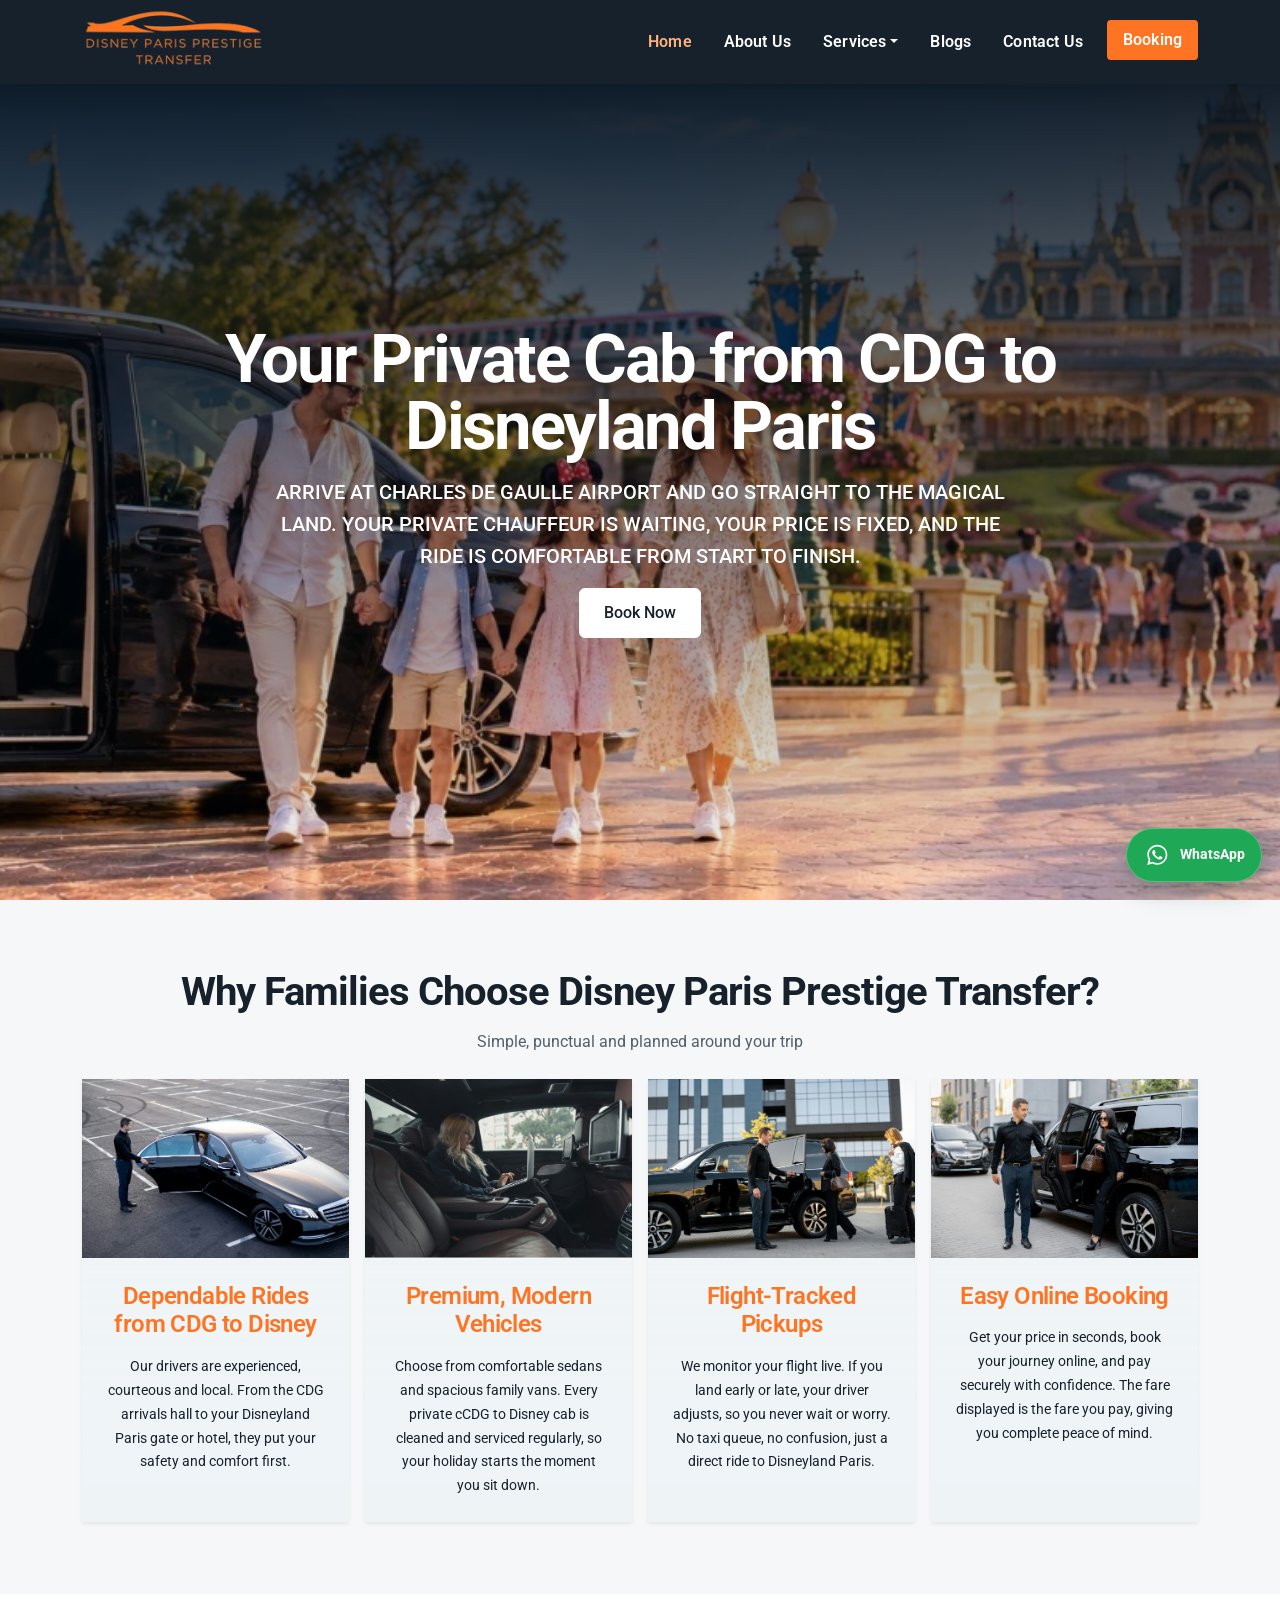
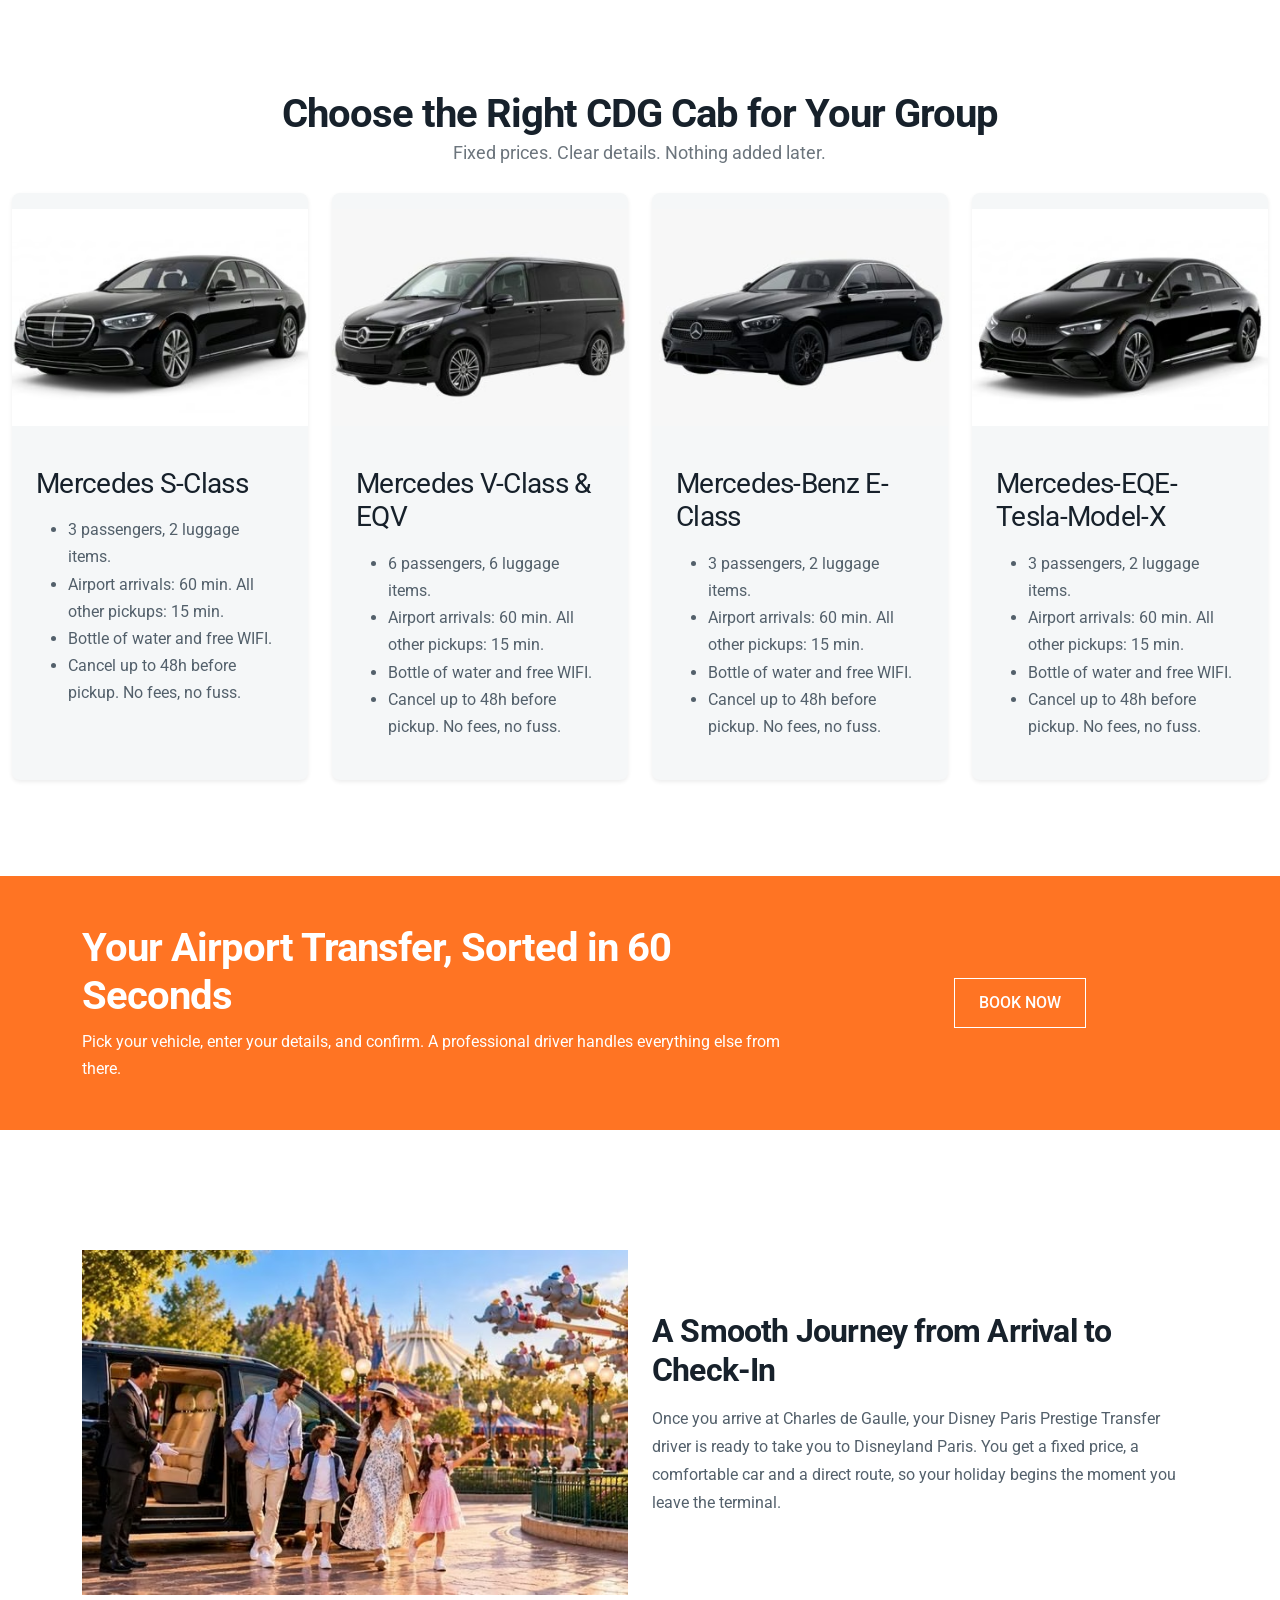
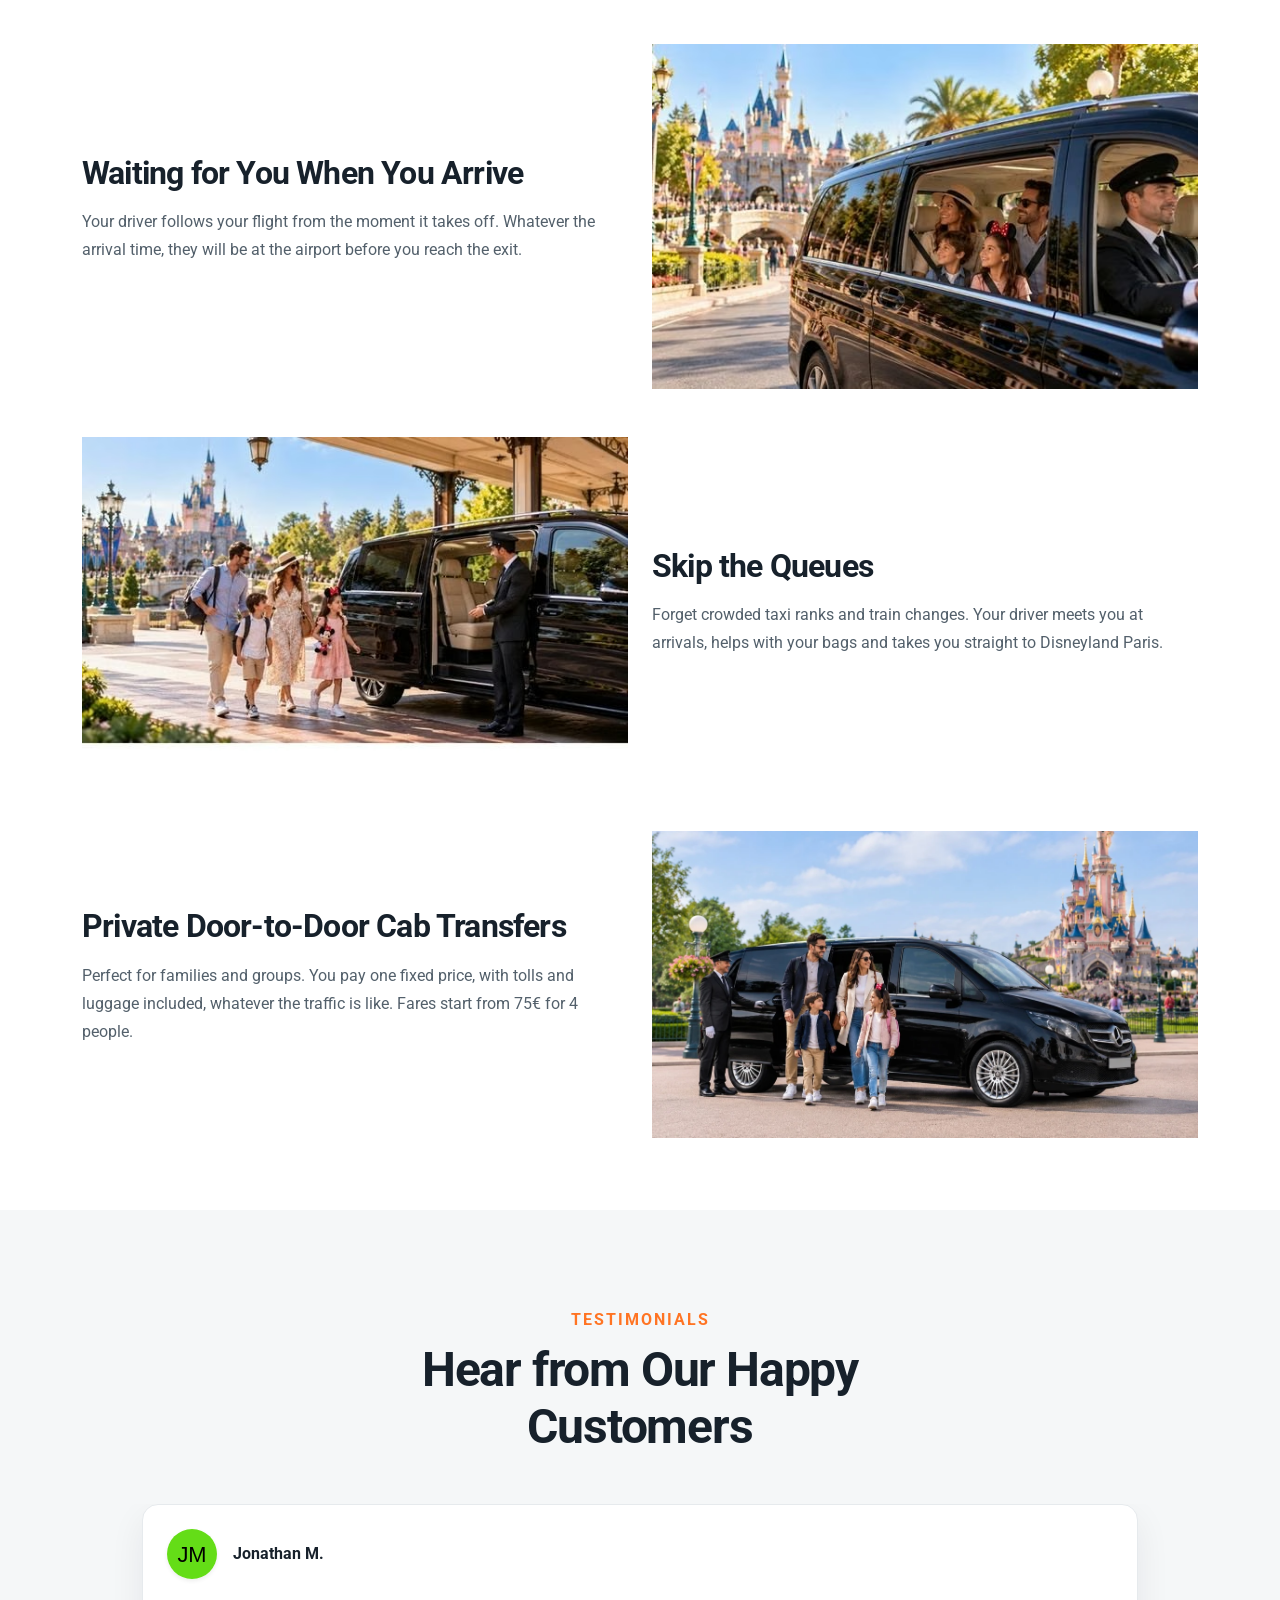
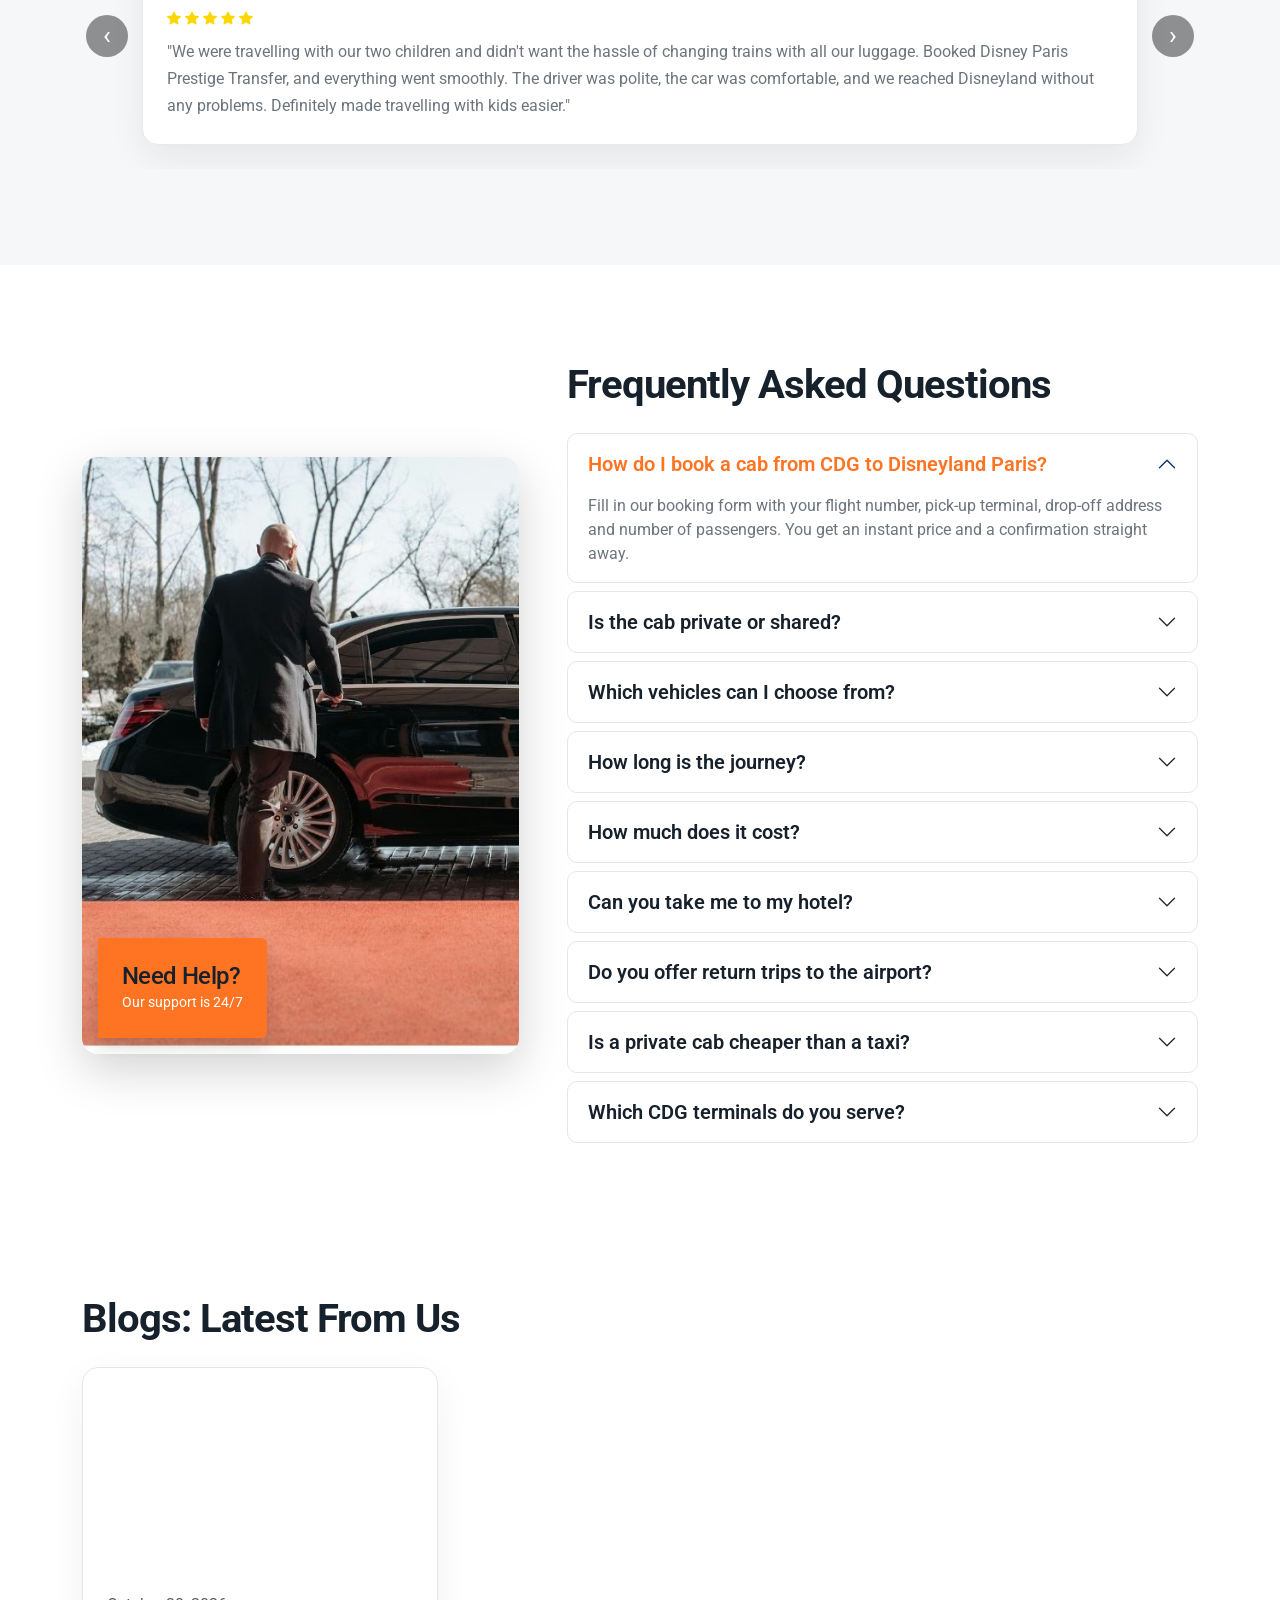
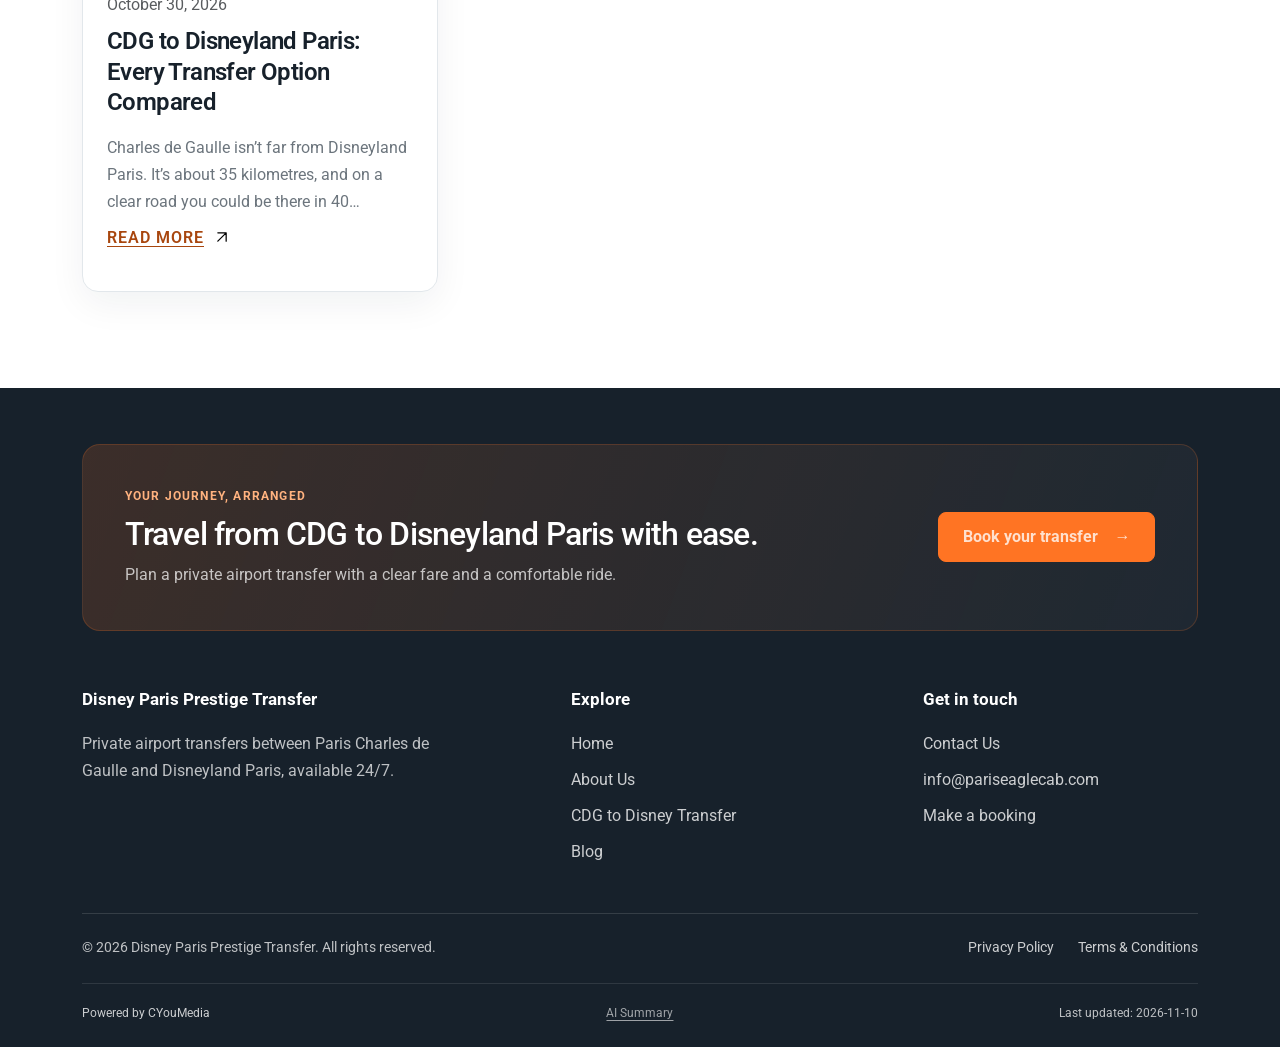
<file: index.html>
<!DOCTYPE html>
<html lang="en-US">
<head><link as="image" fetchpriority="high" imagesizes="100vw" imagesrcset="images/dl_7bad09ebac6b.avif 200w" rel="preload" type="image/avif"/>
<meta charset="utf-8"/>
<meta content="IE=edge" http-equiv="X-UA-Compatible"/>
<meta content="width=device-width, minimum-scale=1.0, initial-scale=1, shrink-to-fit=no" name="viewport"/>
<meta content="#ff7423" name="theme-color"/>
<link href="assets/media/542a4e6fe5c3.png" rel="icon" sizes="32x32"/>
<meta content="index, follow, max-image-preview:large, max-snippet:-1, max-video-preview:-1" name="robots"/>
<!-- This site is optimized with the Yoast SEO plugin v28.1 - https://yoast.com/product/yoast-seo-wordpress/ -->
<title>Disney Paris Prestige Transfer | CDG to Disneyland Paris</title>
<meta content="Book a private, fixed-price transfer from CDG Airport to Disneyland Paris. Flight-tracked pickups, premium vehicles, 24/7 support, fares from €75." name="description"/>
<meta content="2026-11-03T05:02:23+00:00" property="article:modified_time"/>
<!-- / Yoast SEO plugin. -->
<link href="https://disneyparisprestigetransfer.com/wp-json/oembed/1.0/embed?url=https%3A%2F%2Fdisneyparisprestigetransfer.com%2F" rel="alternate" title="oEmbed (JSON)" type="application/json+oembed"/>
<link href="https://disneyparisprestigetransfer.com/wp-json/oembed/1.0/embed?url=https%3A%2F%2Fdisneyparisprestigetransfer.com%2F&amp;format=xml" rel="alternate" title="oEmbed (XML)" type="text/xml+oembed"/>
<style id="wp-img-auto-sizes-contain-inline-css" type="text/css">
img:is([sizes=auto i],[sizes^="auto," i]){contain-intrinsic-size:3000px 1500px}
/*# sourceURL=wp-img-auto-sizes-contain-inline-css */
</style>
<link href="assets/css/3e08a085d8a9.css" id="ht_ctc_main_css-css" media="all" rel="stylesheet" type="text/css"/>
<style id="ht_ctc_main_css-inline-css" type="text/css">
.ht_ctc_entry_animation{animation-duration:0.4s;animation-fill-mode:both;animation-delay:0s;animation-iteration-count:1}@keyframes ht_ctc_anim_corner{0%{opacity:0;transform:scale(0)}100%{opacity:1;transform:scale(1)}}.ht_ctc_an_entry_corner{animation-name:ht_ctc_anim_corner;animation-timing-function:cubic-bezier(0.25,1,0.5,1);transform-origin:bottom var(--side,right)}
/*# sourceURL=ht_ctc_main_css-inline-css */
</style>
<style id="wp-emoji-styles-inline-css" type="text/css">

	img.wp-smiley, img.emoji {
		display: inline !important;
		border: none !important;
		box-shadow: none !important;
		height: 1em !important;
		width: 1em !important;
		margin: 0 0.07em !important;
		vertical-align: -0.1em !important;
		background: none !important;
		padding: 0 !important;
	}
/*# sourceURL=wp-emoji-styles-inline-css */
</style>
<link href="assets/css/a0fd4d3f22b3.css" id="wp-block-library-css" media="all" rel="stylesheet" type="text/css"/>
<style id="classic-theme-styles-inline-css" type="text/css">
/*! This file is auto-generated */
.wp-block-button__link{color:#fff;background-color:#32373c;border-radius:9999px;box-shadow:none;text-decoration:none;padding:calc(.667em + 2px) calc(1.333em + 2px);font-size:1.125em}.wp-block-file__button{background:#32373c;color:#fff;text-decoration:none}
/*# sourceURL=/wp-includes/css/classic-themes.min.css */
</style>
<link href="assets/css/386fbb57d359.css" id="hostinger-reach-subscription-block-css" media="all" rel="stylesheet" type="text/css"/>
<style id="global-styles-inline-css" type="text/css">
:root{--wp--preset--aspect-ratio--square: 1;--wp--preset--aspect-ratio--4-3: 4/3;--wp--preset--aspect-ratio--3-4: 3/4;--wp--preset--aspect-ratio--3-2: 3/2;--wp--preset--aspect-ratio--2-3: 2/3;--wp--preset--aspect-ratio--16-9: 16/9;--wp--preset--aspect-ratio--9-16: 9/16;--wp--preset--color--black: #000000;--wp--preset--color--cyan-bluish-gray: #abb8c3;--wp--preset--color--white: #ffffff;--wp--preset--color--pale-pink: #f78da7;--wp--preset--color--vivid-red: #cf2e2e;--wp--preset--color--luminous-vivid-orange: #ff6900;--wp--preset--color--luminous-vivid-amber: #fcb900;--wp--preset--color--light-green-cyan: #7bdcb5;--wp--preset--color--vivid-green-cyan: #00d084;--wp--preset--color--pale-cyan-blue: #8ed1fc;--wp--preset--color--vivid-cyan-blue: #0693e3;--wp--preset--color--vivid-purple: #9b51e0;--wp--preset--gradient--vivid-cyan-blue-to-vivid-purple: linear-gradient(135deg,rgb(6,147,227) 0%,rgb(155,81,224) 100%);--wp--preset--gradient--light-green-cyan-to-vivid-green-cyan: linear-gradient(135deg,rgb(122,220,180) 0%,rgb(0,208,130) 100%);--wp--preset--gradient--luminous-vivid-amber-to-luminous-vivid-orange: linear-gradient(135deg,rgb(252,185,0) 0%,rgb(255,105,0) 100%);--wp--preset--gradient--luminous-vivid-orange-to-vivid-red: linear-gradient(135deg,rgb(255,105,0) 0%,rgb(207,46,46) 100%);--wp--preset--gradient--very-light-gray-to-cyan-bluish-gray: linear-gradient(135deg,rgb(238,238,238) 0%,rgb(169,184,195) 100%);--wp--preset--gradient--cool-to-warm-spectrum: linear-gradient(135deg,rgb(74,234,220) 0%,rgb(151,120,209) 20%,rgb(207,42,186) 40%,rgb(238,44,130) 60%,rgb(251,105,98) 80%,rgb(254,248,76) 100%);--wp--preset--gradient--blush-light-purple: linear-gradient(135deg,rgb(255,206,236) 0%,rgb(152,150,240) 100%);--wp--preset--gradient--blush-bordeaux: linear-gradient(135deg,rgb(254,205,165) 0%,rgb(254,45,45) 50%,rgb(107,0,62) 100%);--wp--preset--gradient--luminous-dusk: linear-gradient(135deg,rgb(255,203,112) 0%,rgb(199,81,192) 50%,rgb(65,88,208) 100%);--wp--preset--gradient--pale-ocean: linear-gradient(135deg,rgb(255,245,203) 0%,rgb(182,227,212) 50%,rgb(51,167,181) 100%);--wp--preset--gradient--electric-grass: linear-gradient(135deg,rgb(202,248,128) 0%,rgb(113,206,126) 100%);--wp--preset--gradient--midnight: linear-gradient(135deg,rgb(2,3,129) 0%,rgb(40,116,252) 100%);--wp--preset--font-size--small: 13px;--wp--preset--font-size--medium: 20px;--wp--preset--font-size--large: 36px;--wp--preset--font-size--x-large: 42px;--wp--preset--spacing--20: 0.44rem;--wp--preset--spacing--30: 0.67rem;--wp--preset--spacing--40: 1rem;--wp--preset--spacing--50: 1.5rem;--wp--preset--spacing--60: 2.25rem;--wp--preset--spacing--70: 3.38rem;--wp--preset--spacing--80: 5.06rem;--wp--preset--shadow--natural: 6px 6px 9px rgba(0, 0, 0, 0.2);--wp--preset--shadow--deep: 12px 12px 50px rgba(0, 0, 0, 0.4);--wp--preset--shadow--sharp: 6px 6px 0px rgba(0, 0, 0, 0.2);--wp--preset--shadow--outlined: 6px 6px 0px -3px rgb(255, 255, 255), 6px 6px rgb(0, 0, 0);--wp--preset--shadow--crisp: 6px 6px 0px rgb(0, 0, 0);}:where(.is-layout-flex){gap: 0.5em;}:where(.is-layout-grid){gap: 0.5em;}body .is-layout-flex{display: flex;}.is-layout-flex{flex-wrap: wrap;align-items: center;}.is-layout-flex > :is(*, div){margin: 0;}body .is-layout-grid{display: grid;}.is-layout-grid > :is(*, div){margin: 0;}:where(.wp-block-columns.is-layout-flex){gap: 2em;}:where(.wp-block-columns.is-layout-grid){gap: 2em;}:where(.wp-block-post-template.is-layout-flex){gap: 1.25em;}:where(.wp-block-post-template.is-layout-grid){gap: 1.25em;}.has-black-color{color: var(--wp--preset--color--black) !important;}.has-cyan-bluish-gray-color{color: var(--wp--preset--color--cyan-bluish-gray) !important;}.has-white-color{color: var(--wp--preset--color--white) !important;}.has-pale-pink-color{color: var(--wp--preset--color--pale-pink) !important;}.has-vivid-red-color{color: var(--wp--preset--color--vivid-red) !important;}.has-luminous-vivid-orange-color{color: var(--wp--preset--color--luminous-vivid-orange) !important;}.has-luminous-vivid-amber-color{color: var(--wp--preset--color--luminous-vivid-amber) !important;}.has-light-green-cyan-color{color: var(--wp--preset--color--light-green-cyan) !important;}.has-vivid-green-cyan-color{color: var(--wp--preset--color--vivid-green-cyan) !important;}.has-pale-cyan-blue-color{color: var(--wp--preset--color--pale-cyan-blue) !important;}.has-vivid-cyan-blue-color{color: var(--wp--preset--color--vivid-cyan-blue) !important;}.has-vivid-purple-color{color: var(--wp--preset--color--vivid-purple) !important;}.has-black-background-color{background-color: var(--wp--preset--color--black) !important;}.has-cyan-bluish-gray-background-color{background-color: var(--wp--preset--color--cyan-bluish-gray) !important;}.has-white-background-color{background-color: var(--wp--preset--color--white) !important;}.has-pale-pink-background-color{background-color: var(--wp--preset--color--pale-pink) !important;}.has-vivid-red-background-color{background-color: var(--wp--preset--color--vivid-red) !important;}.has-luminous-vivid-orange-background-color{background-color: var(--wp--preset--color--luminous-vivid-orange) !important;}.has-luminous-vivid-amber-background-color{background-color: var(--wp--preset--color--luminous-vivid-amber) !important;}.has-light-green-cyan-background-color{background-color: var(--wp--preset--color--light-green-cyan) !important;}.has-vivid-green-cyan-background-color{background-color: var(--wp--preset--color--vivid-green-cyan) !important;}.has-pale-cyan-blue-background-color{background-color: var(--wp--preset--color--pale-cyan-blue) !important;}.has-vivid-cyan-blue-background-color{background-color: var(--wp--preset--color--vivid-cyan-blue) !important;}.has-vivid-purple-background-color{background-color: var(--wp--preset--color--vivid-purple) !important;}.has-black-border-color{border-color: var(--wp--preset--color--black) !important;}.has-cyan-bluish-gray-border-color{border-color: var(--wp--preset--color--cyan-bluish-gray) !important;}.has-white-border-color{border-color: var(--wp--preset--color--white) !important;}.has-pale-pink-border-color{border-color: var(--wp--preset--color--pale-pink) !important;}.has-vivid-red-border-color{border-color: var(--wp--preset--color--vivid-red) !important;}.has-luminous-vivid-orange-border-color{border-color: var(--wp--preset--color--luminous-vivid-orange) !important;}.has-luminous-vivid-amber-border-color{border-color: var(--wp--preset--color--luminous-vivid-amber) !important;}.has-light-green-cyan-border-color{border-color: var(--wp--preset--color--light-green-cyan) !important;}.has-vivid-green-cyan-border-color{border-color: var(--wp--preset--color--vivid-green-cyan) !important;}.has-pale-cyan-blue-border-color{border-color: var(--wp--preset--color--pale-cyan-blue) !important;}.has-vivid-cyan-blue-border-color{border-color: var(--wp--preset--color--vivid-cyan-blue) !important;}.has-vivid-purple-border-color{border-color: var(--wp--preset--color--vivid-purple) !important;}.has-vivid-cyan-blue-to-vivid-purple-gradient-background{background: var(--wp--preset--gradient--vivid-cyan-blue-to-vivid-purple) !important;}.has-light-green-cyan-to-vivid-green-cyan-gradient-background{background: var(--wp--preset--gradient--light-green-cyan-to-vivid-green-cyan) !important;}.has-luminous-vivid-amber-to-luminous-vivid-orange-gradient-background{background: var(--wp--preset--gradient--luminous-vivid-amber-to-luminous-vivid-orange) !important;}.has-luminous-vivid-orange-to-vivid-red-gradient-background{background: var(--wp--preset--gradient--luminous-vivid-orange-to-vivid-red) !important;}.has-very-light-gray-to-cyan-bluish-gray-gradient-background{background: var(--wp--preset--gradient--very-light-gray-to-cyan-bluish-gray) !important;}.has-cool-to-warm-spectrum-gradient-background{background: var(--wp--preset--gradient--cool-to-warm-spectrum) !important;}.has-blush-light-purple-gradient-background{background: var(--wp--preset--gradient--blush-light-purple) !important;}.has-blush-bordeaux-gradient-background{background: var(--wp--preset--gradient--blush-bordeaux) !important;}.has-luminous-dusk-gradient-background{background: var(--wp--preset--gradient--luminous-dusk) !important;}.has-pale-ocean-gradient-background{background: var(--wp--preset--gradient--pale-ocean) !important;}.has-electric-grass-gradient-background{background: var(--wp--preset--gradient--electric-grass) !important;}.has-midnight-gradient-background{background: var(--wp--preset--gradient--midnight) !important;}.has-small-font-size{font-size: var(--wp--preset--font-size--small) !important;}.has-medium-font-size{font-size: var(--wp--preset--font-size--medium) !important;}.has-large-font-size{font-size: var(--wp--preset--font-size--large) !important;}.has-x-large-font-size{font-size: var(--wp--preset--font-size--x-large) !important;}
:where(.wp-block-post-template.is-layout-flex){gap: 1.25em;}:where(.wp-block-post-template.is-layout-grid){gap: 1.25em;}
:where(.wp-block-term-template.is-layout-flex){gap: 1.25em;}:where(.wp-block-term-template.is-layout-grid){gap: 1.25em;}
:where(.wp-block-columns.is-layout-flex){gap: 2em;}:where(.wp-block-columns.is-layout-grid){gap: 2em;}
:root :where(.wp-block-pullquote){font-size: 1.5em;line-height: 1.6;}
/*# sourceURL=global-styles-inline-css */
</style>
<link href="assets/css/28e4bacf16ab.css" id="contact-form-7-css" media="all" rel="stylesheet" type="text/css"/>
<link href="assets/css/0710e02f9a86.css" id="bootstrap-css-css" media="all" rel="stylesheet" type="text/css"/>
<link href="assets/css/cef2a3185101.css" id="aos-css-css" media="all" rel="stylesheet" type="text/css"/>
<link href="assets/css/c2e49b80783c.css" id="owl-carousel-css-css" media="all" rel="stylesheet" type="text/css"/>
<link href="assets/css/abaeda034649.css" id="owl-theme-default-css" media="all" rel="stylesheet" type="text/css"/>
<link href="assets/css/89563f12f903.css" id="base-css-css" media="all" rel="stylesheet" type="text/css"/>
<link href="assets/css/b5af59549f97.css" id="main-style-css" media="all" rel="stylesheet" type="text/css"/>
<link href="https://disneyparisprestigetransfer.com/wp-json/" rel="https://api.w.org/"/><link href="https://disneyparisprestigetransfer.com/wp-json/wp/v2/pages/76" rel="alternate" title="JSON" type="application/json"/><link href="https://disneyparisprestigetransfer.com/xmlrpc.php?rsd" rel="EditURI" title="RSD" type="application/rsd+xml"/>
<meta content="WordPress 6.9.11" name="generator"/>
<link href="https://disneyparisprestigetransfer.com/" rel="shortlink"/>
<meta content="https://disneyparisprestigetransfer.com/" name="og:url"/><meta content="Elementor 4.3.6; features: e_font_icon_svg, additional_custom_breakpoints; settings: css_print_method-external, google_font-enabled, font_display-swap" name="generator"/>
<style>
				.e-con.e-parent:nth-of-type(n+4):not(.e-lazyloaded):not(.e-no-lazyload),
				.e-con.e-parent:nth-of-type(n+4):not(.e-lazyloaded):not(.e-no-lazyload) * {
					background-image: none !important;
				}
				@media screen and (max-height: 1024px) {
					.e-con.e-parent:nth-of-type(n+3):not(.e-lazyloaded):not(.e-no-lazyload),
					.e-con.e-parent:nth-of-type(n+3):not(.e-lazyloaded):not(.e-no-lazyload) * {
						background-image: none !important;
					}
				}
				@media screen and (max-height: 640px) {
					.e-con.e-parent:nth-of-type(n+2):not(.e-lazyloaded):not(.e-no-lazyload),
					.e-con.e-parent:nth-of-type(n+2):not(.e-lazyloaded):not(.e-no-lazyload) * {
						background-image: none !important;
					}
				}
			</style>
<link href="assets/media/b298378da982.png" rel="icon" sizes="32x32"/>
<link href="assets/media/06e483ebc902.png" rel="icon" sizes="192x192"/>
<link href="assets/media/810247063a4e.png" rel="apple-touch-icon"/>
<meta content="https://disneyparisprestigetransfer.com/wp-content/uploads/2026/03/cropped-favicon-270x270.png" name="msapplication-TileImage"/>
<style id="kirki-inline-styles"></style><style id="ceyou-static-reveal">[data-animation-role],[data-animation-role] *{opacity:1!important;transform:none!important;visibility:visible!important;}img[data-src],img[data-image]{opacity:1!important;visibility:visible!important;}.main-content{opacity:1!important;}.main-content .shopify-section{display:inherit!important;}[data-slider] [data-slider-track]{transform:none!important;width:auto!important;}[data-slider]:not([data-slider-strip]) [data-slide]{float:none!important;width:100%!important;}[data-slider-strip] [data-slider-track]{display:flex!important;flex-wrap:nowrap!important;overflow-x:auto;scroll-snap-type:x mandatory;gap:var(--ceyou-gap,0px);scrollbar-width:none;}[data-slider-strip] [data-slider-track]::-webkit-scrollbar{display:none;}[data-slider-strip] [data-slide]{flex:0 0 calc((100% - (var(--ceyou-per-view,1) - 1) * var(--ceyou-gap,0px)) / var(--ceyou-per-view,1))!important;width:auto!important;max-width:none!important;float:none!important;scroll-snap-align:start;}[data-slider-strip] [data-slider-dots]{display:none!important;}</style><link href="https://disneyparisprestigetransfer.com/" rel="canonical"/><meta content="Disney Paris Prestige Transfer | CDG to Disneyland Paris" property="og:title"/><meta content="Disney Paris Prestige Transfer | CDG to Disneyland Paris" name="twitter:title"/><meta content="Book a private, fixed-price transfer from CDG Airport to Disneyland Paris. Flight-tracked pickups, premium vehicles, 24/7 support, fares from €75." property="og:description"/><meta content="Book a private, fixed-price transfer from CDG Airport to Disneyland Paris. Flight-tracked pickups, premium vehicles, 24/7 support, fares from €75." name="twitter:description"/><meta content="website" property="og:type"/><meta content="https://disneyparisprestigetransfer.com/" property="og:url"/><meta content="summary_large_image" name="twitter:card"/><meta content="https://disneyparisprestigetransfer.com/images/og/dl_9cd0169eb1dc.jpg" property="og:image"/><meta content="https://disneyparisprestigetransfer.com/images/og/dl_9cd0169eb1dc.jpg" name="twitter:image"/><style data-ceyou-aeo="">/* ceyou-aeo-footer-guard */
.ceyou-aeo { position: relative; display: inline-block; vertical-align: middle;
  flex: 0 0 auto; margin: 0; }
.powered-by-cyoumedia { position: relative; }
.powered-by-cyoumedia > .ceyou-aeo { position: static; }
.ceyou-aeo-host { position: relative; }
.ceyou-aeo-host > .ceyou-aeo { position: static; }
.ceyou-aeo-link { display: inline-block; cursor: pointer; list-style: none;
  color: inherit; opacity: .75; font-size: 12px; line-height: 1;
  text-decoration: underline; text-underline-offset: .15em; transition: opacity .15s; }
.ceyou-aeo-link::-webkit-details-marker { display: none; }
.ceyou-aeo-link:hover, .ceyou-aeo[open] > .ceyou-aeo-link { opacity: 1; }
.ceyou-aeo-panel { position: absolute; top: auto; bottom: calc(100% + .6rem); right: 0;
  width: min(340px, 82vw); padding: .9rem 1.1rem .95rem;
  background: var(--card, var(--surface, var(--background, #ffffff)));
  color: var(--card-foreground, var(--foreground, var(--text, #111111)));
  border: 1px solid rgba(128,128,128,.22); border-radius: 10px;
  box-shadow: 0 16px 38px rgba(0,0,0,.32); z-index: 1200; text-align: left; }
.ceyou-aeo-panel ul { margin: 0; padding-left: 1.15rem; display: flex;
  flex-direction: column; gap: .45rem; list-style: disc; }
.ceyou-aeo-panel li { font-size: .9rem; line-height: 1.45; opacity: .92; }
</style><style data-ceyou-interactivity="">
/* ceyou-interactivity-css:v1 — state styles for the interactivity bundle */
.nav-open{overflow:hidden;}
.nav-menu.is-open,.navbar-collapse.is-open,.site-nav.is-open,#mySidenav.is-open{display:block;}
.ceyou-force-nav{display:flex!important;flex-direction:column;gap:.5rem;}
.js-slider{position:relative;overflow:hidden;}
.js-slider .slide,.js-slider .carousel-item,.js-slider .slider-item,.js-slider [data-slide]{display:none;}
.js-slider .slide.is-active,.js-slider .carousel-item.is-active,.js-slider .slider-item.is-active,.js-slider [data-slide].is-active{display:block;animation:ceyou-fade .4s ease;}
.js-slider [data-slide]:not(.is-active){display:none!important;}
.js-slider [data-slide]{float:none;width:100%;max-width:none;}
.js-slider [data-slider-track]{transform:none!important;width:auto!important;}
[data-slider] [data-slider-track]{transform:none!important;width:auto!important;}[data-slider]:not([data-slider-strip]) [data-slide]{float:none!important;width:100%!important;}[data-slider-strip] [data-slider-track]{display:flex!important;flex-wrap:nowrap!important;overflow-x:auto;scroll-snap-type:x mandatory;gap:var(--ceyou-gap,0px);scrollbar-width:none;}[data-slider-strip] [data-slider-track]::-webkit-scrollbar{display:none;}[data-slider-strip] [data-slide]{flex:0 0 calc((100% - (var(--ceyou-per-view,1) - 1) * var(--ceyou-gap,0px)) / var(--ceyou-per-view,1))!important;width:auto!important;max-width:none!important;float:none!important;scroll-snap-align:start;}[data-slider-strip] [data-slider-dots]{display:none!important;}
@keyframes ceyou-fade{from{opacity:.4}to{opacity:1}}
.slider-prev,.slider-next{position:absolute;top:50%;transform:translateY(-50%);z-index:2;border:0;cursor:pointer;width:42px;height:42px;border-radius:50%;background:rgba(17,17,17,.45);color:#fff;font-size:1.6rem;line-height:1;display:flex;align-items:center;justify-content:center;}
.slider-prev{left:12px;}.slider-next{right:12px;}
.slider-prev:hover,.slider-next:hover{background:rgba(17,17,17,.7);}
.slider-dots{position:absolute;left:0;right:0;bottom:12px;display:flex;gap:8px;justify-content:center;z-index:2;}
.slider-dots button{width:10px;height:10px;padding:0;border:0;border-radius:50%;background:rgba(255,255,255,.55);cursor:pointer;}
.slider-dots button.is-active{background:#fff;}
.modal{display:none;position:fixed;inset:0;z-index:1000;align-items:center;justify-content:center;background:rgba(0,0,0,.6);padding:1rem;}
.modal.is-open{display:flex;}
.modal-open{overflow:hidden;}
.ceyou-lightbox{display:none;position:fixed;inset:0;z-index:1100;background:rgba(0,0,0,.85);cursor:zoom-out;}
.ceyou-lightbox.is-open{display:flex;align-items:center;justify-content:center;padding:2vmin;}
.ceyou-lightbox img{max-width:96vw;max-height:96vh;object-fit:contain;}
.ceyou-toasts{position:fixed;left:50%;bottom:24px;transform:translateX(-50%);z-index:1200;display:flex;flex-direction:column;gap:8px;pointer-events:none;}
.ceyou-toast{background:#111;color:#fff;padding:.7rem 1.1rem;border-radius:8px;font-size:.95rem;box-shadow:0 6px 24px rgba(0,0,0,.25);opacity:0;transform:translateY(12px);transition:opacity .3s,transform .3s;}
.ceyou-toast.is-visible{opacity:1;transform:translateY(0);}
.ceyou-field-error{display:block;color:#c0392b;font-size:.82rem;margin-top:.25rem;min-height:1em;}
.ceyou-invalid{border-color:#c0392b!important;outline-color:#c0392b;}
.ceyou-hp{position:absolute!important;left:-9999px!important;top:auto!important;width:1px!important;height:1px!important;overflow:hidden!important;}
.ceyou-cart-drawer{position:fixed;top:0;right:0;height:100%;width:min(360px,90vw);background:#fff;color:#111;box-shadow:-8px 0 28px rgba(0,0,0,.2);transform:translateX(100%);transition:transform .3s ease;z-index:1300;display:flex;flex-direction:column;}
.ceyou-cart-drawer.is-open{transform:translateX(0);}
.ceyou-cart-head{display:flex;align-items:center;justify-content:space-between;padding:1rem;border-bottom:1px solid #eee;}
.ceyou-cart-close{border:0;background:none;font-size:1.5rem;line-height:1;cursor:pointer;}
.ceyou-cart-items{flex:1;overflow:auto;padding:.5rem 1rem;}
.ceyou-cart-row{display:flex;align-items:center;gap:.5rem;padding:.5rem 0;border-bottom:1px solid #f1f1f1;}
.ceyou-cart-name{flex:1;}
.ceyou-cart-remove{border:0;background:none;cursor:pointer;color:#999;font-size:1.1rem;}
.ceyou-cart-empty{color:#888;}
.ceyou-cart-foot{padding:1rem;border-top:1px solid #eee;font-weight:600;}
@media(prefers-reduced-motion:reduce){.js-slider .is-active{animation:none;}.ceyou-toast{transition:none;}.ceyou-cart-drawer{transition:none;}}
.fade-in-up,.fade-in,.scroll-reveal,[data-reveal]{opacity:1;transform:none;}
@media(prefers-reduced-motion:no-preference){html.ceyou-reveal-ready .fade-in-up,html.ceyou-reveal-ready .fade-in,html.ceyou-reveal-ready .scroll-reveal,html.ceyou-reveal-ready [data-reveal]{opacity:0;animation:none;transition:opacity 300ms ease;will-change:opacity;}
html.ceyou-reveal-ready .fade-in-up.is-visible,html.ceyou-reveal-ready .fade-in.is-visible,html.ceyou-reveal-ready .scroll-reveal.is-visible,html.ceyou-reveal-ready [data-reveal].is-visible{opacity:1;}}
</style><meta content="image/jpeg" property="og:image:type"/><meta content="636" property="og:image:width"/><meta content="425" property="og:image:height"/><meta content="Dependable Rides from CDG to Disney" property="og:image:alt"/><meta content="Dependable Rides from CDG to Disney" name="twitter:image:alt"/><meta content="en_US" property="og:locale"/><script data-ceyou-file-nav>(function(){if(location.protocol!=='file:')return;function fix(a){var h=a.getAttribute('href');if(!h||/^([a-z][a-z0-9+.-]*:|\/|#)/i.test(h))return;var m=/^([^?#]*)(.*)$/.exec(h);if(m[1].slice(-1)!=='/')return;a.setAttribute('href',m[1]+'index.html'+m[2]);}document.addEventListener('DOMContentLoaded',function(){var l=document.querySelectorAll('a[href]');for(var i=0;i<l.length;i++)fix(l[i]);});document.addEventListener('click',function(e){var a=e.target&&e.target.closest?e.target.closest('a[href]'):null;if(a)fix(a);},true);})();</script><link href="assets/css/site-refresh.css" rel="stylesheet" type="text/css"/></head>
<body class="home wp-singular page-template-default page page-id-76 wp-custom-logo wp-theme-cms-taxi-booking elementor-default elementor-kit-47">
<style>
.navbar .nav-item .nav-link {
  font-size: 1rem;
  text-transform: capitalize; 
  white-space: nowrap;
}
#menu-primary-menu li:last-child a {
    background-color: var(--brand);
    color: var(--white); 
    border-radius: .25rem;
    padding: .5rem 1rem;
    line-height: 1.5; 
}
#menu-primary-menu li:last-child a:hover {
    background-color: var(--white);
    color: var(--brand);  
}
	@media (max-width:991px) {
		.navbar-nav .dropdown-menu {
			text-align:center;
		}
	}
</style>
<header class="site-header position-fixed top-0 start-0 end-0" id="mainNav">
<nav class="navbar navbar-expand-lg py-0">
<div class="container">
<div class="navbar-brand">
<a aria-current="page" aria-label="disney paris prestige transfer" class="custom-logo-link" href="./" rel="home"><picture><source sizes="100vw" srcset="images/dl_7bad09ebac6b.avif 200w" type="image/avif"/><source sizes="100vw" srcset="images/dl_7bad09ebac6b.webp 200w" type="image/webp"/><img alt="disney paris prestige transfer" class="custom-logo" decoding="async" fetchpriority="high" height="70" loading="eager" referrerpolicy="no-referrer" src="images/dl_7bad09ebac6b.webp" width="200"/></picture></a> </div>
<button aria-controls="navbarSupportedContent" aria-expanded="false" aria-label="Toggle navigation" class="navbar-toggler p-1" data-bs-target="#navbarSupportedContent" data-bs-toggle="collapse" type="button">
<svg height="2em" viewbox="0 0 36 36" width="2em" xmlns="http://www.w3.org/2000/svg"><path class="clr-i-outline clr-i-outline-path-1" d="M32 29H4a1 1 0 0 1 0-2h28a1 1 0 0 1 0 2" fill="#fff"></path><path class="clr-i-outline clr-i-outline-path-2" d="M32 19H4a1 1 0 0 1 0-2h28a1 1 0 0 1 0 2" fill="#fff"></path><path class="clr-i-outline clr-i-outline-path-3" d="M32 9H4a1 1 0 0 1 0-2h28a1 1 0 0 1 0 2" fill="#fff"></path><path d="M0 0h36v36H0z" fill="none"></path></svg>
</button>
<div class="collapse navbar-collapse" id="navbarSupportedContent">
<ul class="navbar-nav ms-auto mb-2 mb-lg-0" id="menu-primary-menu"><li class="home-page menu-item menu-item-type-custom menu-item-object-custom current-menu-item current_page_item nav-item"><a class="nav-link" href="./">Home</a></li>
<li class="about-us menu-item menu-item-type-custom menu-item-object-custom nav-item"><a class="nav-link" href="about-us/">About Us</a></li>
<li class="menu-item menu-item-type-post_type menu-item-object-page menu-item-has-children nav-item dropdown"><a class="nav-link dropdown-toggle" href="services/">Services</a><ul class="dropdown-menu"><li class="menu-item menu-item-type-post_type menu-item-object-page nav-item"><a class="nav-link" href="cdg-to-disney-cab-transfer/">CDG to Disney Cab Transfer</a></li>
</ul>
</li>
<li class="blogs menu-item menu-item-type-post_type menu-item-object-page nav-item"><a class="nav-link" href="blogs/">Blogs</a></li>
<li class="menu-item menu-item-type-post_type menu-item-object-page nav-item"><a class="nav-link" href="contact-us/">Contact Us</a></li>
<li class="menu-item menu-item-type-custom menu-item-object-custom nav-item"><a class="nav-link" href="https://www.pariseaglecab.com/">Booking</a></li>
</ul>
</div>
</div>
</nav>
</header>
<main class="site-main" id="main-content">
<style>
    /* Mobile-First: Show Fallback Image as Background */
    .hero-video-container {
        background-image: image-set(url('assets/media/d18a30c5e75d.avif') type('image/avif'), url('assets/media/d18a30c5e75d.webp') type('image/webp'));
        background-size: cover;
        background-position: center;
        min-height: 80vh;
    }

    /* Desktop Logic */
    @media (min-width: 992px) {
        .hero-video-container { background-image: none; }
        .hero-video-desktop { display: block !important; }
    }

/*     .hero-video-desktop { display: none; } */
</style>
<div class="bg-dark homepage__header position-relative d-flex align-items-center text-center default__home__page overflow-hidden hero-video-container">
<video autoplay="" class="hero-video-desktop position-absolute top-0 start-0 w-100 h-100 object-fit-cover z-0" loop="" muted="" playsinline="" poster="images/poster_c7f3626f94b1.webp" preload="metadata">
<source src="assets/media/d18a30c5e75d.jpg" type="video/webm"/> </video>
<div class="position-absolute top-0 end-0 w-100 h-100 z-1" style="background: linear-gradient(180deg, var(--hyperfly-black, #030D17) 0%, rgba(var(--hyperfly-black-rgb, 3, 13, 23), 0) 100%);"></div>
<div class="container position-relative z-3 mb-5">
<div class="hero-content-wrapper">
<h1 class="text-white fw-bold ff-heading mb-0 display-4 mb-3 lh-1 aos-init aos-animate" data-aos="fade-up">
                Your Private Cab from CDG to Disneyland Paris            </h1>
<p class="fs-5 fw-medium text-white text-uppercase aos-init aos-animate" data-aos="fade-up" data-aos-delay="400">
                Arrive at Charles de Gaulle Airport and go straight to the magical land. Your private chauffeur is waiting, your price is fixed, and the ride is comfortable from start to finish.            </p>
<div class="text-start d-flex justify-content-center gap-3 flex-wrap aos-init aos-animate" data-aos="fade-up" data-aos-delay="500">
<a class="btn btn-white rounded px-4" href="https://www.pariseaglecab.com/">
                        Book Now                    </a>
</div>
</div>
</div>
</div>
<!-- 2::Why Choose Us -->
<div class="py-5 info__wrapper position-relative bg-light">
<div class="container position-relative z-3 py-sm-4">
<h2 class="text-dark fs-1 fw-bold mb-3 lh-1 text-center aos-init aos-animate" data-aos="fade-up">Why Families Choose Disney Paris Prestige Transfer?</h2><p class="text-center mb-4 aos-init aos-animate" data-aos="fade-up">Simple, punctual and planned around your trip</p><div class="row text-center justify-content-center g-3"><div class="col-md-6 col-lg-3 d-flex"><div class="info__card rounded-0 border-0 shadow-sm bg-gradient position-relative w-100 bg-white overflow-hidden aos-init aos-animate" data-aos="fade-up" data-aos-delay="100"><div class="info__card__thumbnail"><picture><source sizes="(max-width: 768px) 100vw, 1200px" srcset="images/dl_9cd0169eb1dc-400.avif 400w, images/dl_9cd0169eb1dc.avif 636w" type="image/avif"/><source sizes="(max-width: 768px) 100vw, 1200px" srcset="images/dl_9cd0169eb1dc-400.webp 400w, images/dl_9cd0169eb1dc.webp 636w" type="image/webp"/><img alt="Dependable Rides from CDG to Disney" class="img-fluid w-100 h-100 object-fit-contain" height="425" loading="lazy" referrerpolicy="no-referrer" src="images/dl_9cd0169eb1dc.webp" width="636"/></picture></div><div class="p-4"><h3 class="fw-semibold text-primary fs-4 mb-3">Dependable Rides from CDG to Disney</h3><p class="text-dark mb-0 small">Our drivers are experienced, courteous and local. From the CDG arrivals hall to your Disneyland Paris gate or hotel, they put your safety and comfort first.</p></div></div></div><div class="col-md-6 col-lg-3 d-flex"><div class="info__card rounded-0 border-0 shadow-sm bg-gradient position-relative w-100 bg-white overflow-hidden aos-init aos-animate" data-aos="fade-up" data-aos-delay="200"><div class="info__card__thumbnail"><picture><source sizes="(max-width: 768px) 100vw, 1200px" srcset="images/dl_49487ab8c95c-400.avif 400w, images/dl_49487ab8c95c.avif 636w" type="image/avif"/><source sizes="(max-width: 768px) 100vw, 1200px" srcset="images/dl_49487ab8c95c-400.webp 400w, images/dl_49487ab8c95c.webp 636w" type="image/webp"/><img alt="Premium, Modern Vehicles" class="img-fluid w-100 h-100 object-fit-contain" height="425" loading="lazy" referrerpolicy="no-referrer" src="images/dl_49487ab8c95c.webp" width="636"/></picture></div><div class="p-4"><h3 class="fw-semibold text-primary fs-4 mb-3">Premium, Modern Vehicles</h3><p class="text-dark mb-0 small">Choose from comfortable sedans and spacious family vans. Every private cCDG to Disney cab is cleaned and serviced regularly, so your holiday starts the moment you sit down.</p></div></div></div><div class="col-md-6 col-lg-3 d-flex"><div class="info__card rounded-0 border-0 shadow-sm bg-gradient position-relative w-100 bg-white overflow-hidden aos-init aos-animate" data-aos="fade-up" data-aos-delay="300"><div class="info__card__thumbnail"><picture><source sizes="(max-width: 768px) 100vw, 1200px" srcset="images/dl_f5eed1bbf4ec-400.avif 400w, images/dl_f5eed1bbf4ec.avif 636w" type="image/avif"/><source sizes="(max-width: 768px) 100vw, 1200px" srcset="images/dl_f5eed1bbf4ec-400.webp 400w, images/dl_f5eed1bbf4ec.webp 636w" type="image/webp"/><img alt="Flight-Tracked Pickups" class="img-fluid w-100 h-100 object-fit-contain" height="425" loading="lazy" referrerpolicy="no-referrer" src="images/dl_f5eed1bbf4ec.webp" width="636"/></picture></div><div class="p-4"><h3 class="fw-semibold text-primary fs-4 mb-3">Flight-Tracked Pickups</h3><p class="text-dark mb-0 small">We monitor your flight live. If you land early or late, your driver adjusts, so you never wait or worry. No taxi queue, no confusion, just a direct ride to Disneyland Paris.</p></div></div></div><div class="col-md-6 col-lg-3 d-flex"><div class="info__card rounded-0 border-0 shadow-sm bg-gradient position-relative w-100 bg-white overflow-hidden aos-init aos-animate" data-aos="fade-up" data-aos-delay="400"><div class="info__card__thumbnail"><picture><source sizes="(max-width: 768px) 100vw, 1200px" srcset="images/dl_350d02e4eb3c-400.avif 400w, images/dl_350d02e4eb3c.avif 636w" type="image/avif"/><source sizes="(max-width: 768px) 100vw, 1200px" srcset="images/dl_350d02e4eb3c-400.webp 400w, images/dl_350d02e4eb3c.webp 636w" type="image/webp"/><img alt="Easy Online Booking" class="img-fluid w-100 h-100 object-fit-contain" height="425" loading="lazy" referrerpolicy="no-referrer" src="images/dl_350d02e4eb3c.webp" width="636"/></picture></div><div class="p-4"><h3 class="fw-semibold text-primary fs-4 mb-3">Easy Online Booking</h3><p class="text-dark mb-0 small">Get your price in seconds, book your journey online, and pay securely with confidence. The fare displayed is the fare you pay, giving you complete peace of mind.</p></div></div></div></div> </div>
</div>
<!-- 2::Why Choose Us -->
<!-- WHAT WE OPPER START -->
<div class="py-5 position-relative bg-white">
<div class="container-fluid py-md-5" style="max-width:2000px">
<div class="col-lg-8 text-center mx-auto mb-4">
<h2 class="fs-1 fw-bold text-dark mb-0 aos-init aos-animate" data-aos="fade-right">
                    Choose the Right CDG Cab for Your Group                </h2>
<p class="text-secondary lead-sm aos-init aos-animate" data-aos="fade-left" data-aos-delay="200">
                    Fixed prices. Clear details. Nothing added later.                </p>
</div>
<div class="row g-4 justify-content-center">
<div class="col-md-6 col-lg-3">
<div class="service__card shadow-sm bg-light h-100 position-relative rounded-3 overflow-hidden border-0 transition-up aos-init aos-animate" data-aos="fade-up" data-aos-delay="200">
<div class="service__card__img position-relative overflow-hidden" style="height: 250px;">
<picture><source sizes="(max-width: 768px) 100vw, 1200px" srcset="images/dl_33ef171ff43a.avif 340w" type="image/avif"/><source sizes="(max-width: 768px) 100vw, 1200px" srcset="images/dl_33ef171ff43a.webp 340w" type="image/webp"/><img alt="Mercedes S-Class" class="w-100 h-100 object-fit-contain transition" height="250" loading="lazy" referrerpolicy="no-referrer" src="images/dl_33ef171ff43a.webp" width="340"/></picture>
</div>
<div class="p-4">
<h3 class="fs-3 fw-normal text-dark ff-heading mb-3">
                                        Mercedes S-Class                                    </h3>
<p class="text-muted small mb-3">
</p><ul class="pricing-list">
<li>3 passengers, 2 luggage items.</li>
<li>Airport arrivals: 60 min. All other pickups: 15 min.</li>
<li>Bottle of water and free WIFI.</li>
<li>Cancel up to 48h before pickup. No fees, no fuss.</li>
</ul>
</div>
</div>
</div>
<div class="col-md-6 col-lg-3">
<div class="service__card shadow-sm bg-light h-100 position-relative rounded-3 overflow-hidden border-0 transition-up aos-init aos-animate" data-aos="fade-up" data-aos-delay="400">
<div class="service__card__img position-relative overflow-hidden" style="height: 250px;">
<picture><source sizes="(max-width: 768px) 100vw, 1200px" srcset="images/dl_89afe6711714.avif 340w" type="image/avif"/><source sizes="(max-width: 768px) 100vw, 1200px" srcset="images/dl_89afe6711714.webp 340w" type="image/webp"/><img alt="Mercedes V-Class &amp; EQV" class="w-100 h-100 object-fit-contain transition" height="250" loading="lazy" referrerpolicy="no-referrer" src="images/dl_89afe6711714.webp" width="340"/></picture>
</div>
<div class="p-4">
<h3 class="fs-3 fw-normal text-dark ff-heading mb-3">
                                        Mercedes V-Class &amp; EQV                                    </h3>
<p class="text-muted small mb-3">
</p><ul class="pricing-list">
<li>6 passengers, 6 luggage items.</li>
<li>Airport arrivals: 60 min. All other pickups: 15 min.</li>
<li>Bottle of water and free WIFI.</li>
<li>Cancel up to 48h before pickup. No fees, no fuss.</li>
</ul>
</div>
</div>
</div>
<div class="col-md-6 col-lg-3">
<div class="service__card shadow-sm bg-light h-100 position-relative rounded-3 overflow-hidden border-0 transition-up aos-init aos-animate" data-aos="fade-up" data-aos-delay="600">
<div class="service__card__img position-relative overflow-hidden" style="height: 250px;">
<picture><source sizes="(max-width: 768px) 100vw, 1200px" srcset="images/dl_15968d129672.avif 340w" type="image/avif"/><source sizes="(max-width: 768px) 100vw, 1200px" srcset="images/dl_15968d129672.webp 340w" type="image/webp"/><img alt="Mercedes-Benz E-Class" class="w-100 h-100 object-fit-contain transition" height="250" loading="lazy" referrerpolicy="no-referrer" src="images/dl_15968d129672.webp" width="340"/></picture>
</div>
<div class="p-4">
<h3 class="fs-3 fw-normal text-dark ff-heading mb-3">
                                        Mercedes-Benz E-Class                                    </h3>
<p class="text-muted small mb-3">
</p><ul class="pricing-list">
<li>3 passengers, 2 luggage items.</li>
<li>Airport arrivals: 60 min. All other pickups: 15 min.</li>
<li>Bottle of water and free WIFI.</li>
<li>Cancel up to 48h before pickup. No fees, no fuss.</li>
</ul>
</div>
</div>
</div>
<div class="col-md-6 col-lg-3">
<div class="service__card shadow-sm bg-light h-100 position-relative rounded-3 overflow-hidden border-0 transition-up aos-init aos-animate" data-aos="fade-up" data-aos-delay="800">
<div class="service__card__img position-relative overflow-hidden" style="height: 250px;">
<picture><source sizes="(max-width: 768px) 100vw, 1200px" srcset="images/dl_b2862d6f584a.avif 340w" type="image/avif"/><source sizes="(max-width: 768px) 100vw, 1200px" srcset="images/dl_b2862d6f584a.webp 340w" type="image/webp"/><img alt="Mercedes EQE Tesla Model X" class="w-100 h-100 object-fit-contain transition" height="250" loading="lazy" referrerpolicy="no-referrer" src="images/dl_b2862d6f584a.webp" width="340"/></picture>
</div>
<div class="p-4">
<h3 class="fs-3 fw-normal text-dark ff-heading mb-3">
                                        Mercedes-EQE-Tesla-Model-X                                    </h3>
<p class="text-muted small mb-3">
</p><ul class="pricing-list">
<li>3 passengers, 2 luggage items.</li>
<li>Airport arrivals: 60 min. All other pickups: 15 min.</li>
<li>Bottle of water and free WIFI.</li>
<li>Cancel up to 48h before pickup. No fees, no fuss.</li>
</ul>
</div>
</div>
</div>
</div>
</div>
</div>
<style>
.transition-up { transition: transform 0.3s ease, box-shadow 0.3s ease; }
.transition-up:hover { transform: translateY(-10px); box-shadow: 0 1rem 3rem rgba(0,0,0,.175)!important; }
.bg-dark-gradient { background: linear-gradient(to top, rgba(0,0,0,0.8), transparent); }
.object-fit-cover { object-fit: cover; }
@media (min-width: 992px) {
    .border-start-lg { border-left: 2px solid #dee2e6!important; }
}
</style>
<!-- WHAT WE OPPER END -->
<div class="bg-primary py-5">
<div class="container">
<div class="row g-4">
<div class="col-md-8 col-xxl-8 text-center text-md-start">
<h2 class="fs-1 fw-bold text-white aos-init aos-animate" data-aos="fade-right">
					Your Airport Transfer, Sorted in 60 Seconds				</h2>
<p class="mb-0 text-white aos-init aos-animate" data-aos="fade-right" data-aos-delay="400">
                    Pick your vehicle, enter your details, and confirm. A professional driver handles everything else from there.                </p>
</div>
<div class="col-md-4 col-xxl-4 d-flex align-items-center justify-content-center aos-init aos-animate" data-aos="fade-left" data-aos-delay="500">
<a class="btn btn-outline-white text-uppercase rounded-0" href="https://www.pariseaglecab.com/">
					Book Now				</a>
</div>
</div>
</div>
</div>
<div class="booking-form-wrapper">
</div>
<div class="homepage-content py-5">
<div class="container py-md-4">
<article class="post-76 page type-page status-publish has-post-thumbnail hentry" id="page-76">
<div class="page-content">
<div class="wp-block-group gap-4 align-items-center mt-5 is-layout-grid wp-container-core-group-is-layout-9ab1b685 wp-block-group-is-layout-grid">
<figure class="wp-block-image size-full"><picture><source sizes="(max-width: 768px) 100vw, 1200px" srcset="images/dl_2a28c246e008-400.avif 400w, images/dl_2a28c246e008.avif 588w" type="image/avif"/><source sizes="(max-width: 768px) 100vw, 1200px" srcset="images/dl_2a28c246e008-400.webp 400w, images/dl_2a28c246e008.webp 588w" type="image/webp"/><img alt="Your Airport Transfer, Sorted in 60 Seconds" class="wp-image-23911" decoding="async" fetchpriority="high" height="372" loading="lazy" referrerpolicy="no-referrer" sizes="(max-width: 588px) 100vw, 588px" src="images/dl_2a28c246e008.webp" style="height: auto;" width="588"/></picture></figure>
<div class="wp-block-group"><div class="wp-block-group__inner-container is-layout-constrained wp-block-group-is-layout-constrained">
<h2 class="wp-block-heading"><strong>A Smooth Journey from Arrival to Check-In</strong></h2>
<p>Once you arrive at Charles de Gaulle, your Disney Paris Prestige Transfer driver is ready to take you to Disneyland Paris. You get a fixed price, a comfortable car and a direct route, so your holiday begins the moment you leave the terminal.</p>
</div></div>
</div>
<div class="wp-block-group gap-4 align-items-center mt-5 is-layout-grid wp-container-core-group-is-layout-9ab1b685 wp-block-group-is-layout-grid">
<div class="wp-block-group"><div class="wp-block-group__inner-container is-layout-constrained wp-block-group-is-layout-constrained">
<h2 class="wp-block-heading"><strong>Waiting for You When You Arrive</strong></h2>
<p>Your driver follows your flight from the moment it takes off. Whatever the arrival time, they will be at the airport before you reach the exit.</p>
</div></div>
<figure class="wp-block-image size-full"><picture><source sizes="(max-width: 768px) 100vw, 1200px" srcset="images/dl_acf8c3acef1c-400.avif 400w, images/dl_acf8c3acef1c.avif 588w" type="image/avif"/><source sizes="(max-width: 768px) 100vw, 1200px" srcset="images/dl_acf8c3acef1c-400.webp 400w, images/dl_acf8c3acef1c.webp 588w" type="image/webp"/><img alt="Waiting for You When You Arrive" class="wp-image-23913" decoding="async" height="372" loading="lazy" referrerpolicy="no-referrer" sizes="(max-width: 588px) 100vw, 588px" src="images/dl_acf8c3acef1c.webp" style="height: auto;" width="588"/></picture></figure>
</div>
<div class="wp-block-group gap-4 align-items-center mt-5 is-layout-grid wp-container-core-group-is-layout-9ab1b685 wp-block-group-is-layout-grid">
<figure class="wp-block-image size-full"><picture><source sizes="(max-width: 768px) 100vw, 1200px" srcset="images/dl_35cac53190ee-400.avif 400w, images/dl_35cac53190ee.avif 588w" type="image/avif"/><source sizes="(max-width: 768px) 100vw, 1200px" srcset="images/dl_35cac53190ee-400.webp 400w, images/dl_35cac53190ee.webp 588w" type="image/webp"/><img alt="Your Private Cab from CDG to Disneyland Paris" class="wp-image-23914" decoding="async" height="372" loading="lazy" referrerpolicy="no-referrer" sizes="(max-width: 588px) 100vw, 588px" src="images/dl_35cac53190ee.webp" style="height: auto;" width="588"/></picture></figure>
<div class="wp-block-group"><div class="wp-block-group__inner-container is-layout-constrained wp-block-group-is-layout-constrained">
<h2 class="wp-block-heading"><strong><strong>Skip the Queues</strong></strong></h2>
<p>Forget crowded taxi ranks and train changes. Your driver meets you at arrivals, helps with your bags and takes you straight to Disneyland Paris.</p>
</div></div>
</div>
<div class="wp-block-group gap-4 align-items-center mt-5 is-layout-grid wp-container-core-group-is-layout-9ab1b685 wp-block-group-is-layout-grid">
<div class="wp-block-group"><div class="wp-block-group__inner-container is-layout-constrained wp-block-group-is-layout-constrained">
<h2 class="wp-block-heading"><strong>Private Door-to-Door Cab Transfers</strong></h2>
<p>Perfect for families and groups. You pay one fixed price, with tolls and luggage included, whatever the traffic is like. Fares start from 75€ for 4 people.<br/></p>
</div></div>
<figure class="wp-block-image size-full"><img alt="CDG to Disneyland Paris Transfer Options" class="wp-image-23854" decoding="async" height="658" loading="lazy" referrerpolicy="no-referrer" sizes="(max-width: 1171px) 100vw, 1171px" src="images/dl_064ba6fd4bb2.webp" srcset="assets/media/a34c39371349.webp 1171w, assets/media/8f6981261fc5.webp 300w, assets/media/4099dba472b7.webp 1024w, assets/media/7eb71d3dc83a.webp 768w, assets/media/5576a1f30e4c.webp 800w, assets/media/aee492c07796.webp 460w" width="1171"/></figure>
</div>
</div>
</article>
</div>
</div>
<!-- START::TESTIMONIAL WRAPPER -->
<section class="testimonials-home testimonials py-5 bg-light">
<div class="container py-lg-5">
<div class="text-center mb-5">
<span class="text-primary fw-bold text-uppercase mb-2 d-block" style="letter-spacing: 2px;">
                                TESTIMONIALS                            </span>
<h2 class="display-5 fw-bold text-dark mb-0 mx-auto" style="max-width: 600px;">
                                Hear from Our Happy Customers                            </h2>
</div>
<div class="owl-carousel testimonialCarousel owl-loaded" data-slider="owl" data-slider-nodots="" data-slider-track="">
<div class="testimonial__item d-flex" data-slide="">
<div class="card border-0 shadow-sm rounded-4 p-4 mb-4 h-100 w-100">
<div class="d-flex align-items-center mb-4">
<img alt="Jonathan M." class="rounded-circle me-3 object-fit-cover shadow-sm" height="50" referrerpolicy="no-referrer" src="images/dl_0b00e1eeebdd.svg" style="width:50px;height:50px;" width="50"/>
<div>
<p class="mb-0 fs-6 fw-bold text-dark">Jonathan M.</p>
</div>
</div>
<div class="mb-2" style="color: #FFD700;">
<svg class="bi bi-star-fill" fill="currentColor" height="14" viewbox="0 0 16 16" width="14" xmlns="http://www.w3.org/2000/svg">
<path d="M3.612 15.443c-.386.198-.824-.149-.746-.592l.83-4.73L.173 6.765c-.329-.314-.158-.888.283-.95l4.898-.696L7.538.792c.197-.39.73-.39.927 0l2.184 4.327 4.898.696c.441.062.612.636.282.95l-3.522 3.356.83 4.73c.078.443-.36.79-.746.592L8 13.187l-4.389 2.256z"></path>
</svg>
<svg class="bi bi-star-fill" fill="currentColor" height="14" viewbox="0 0 16 16" width="14" xmlns="http://www.w3.org/2000/svg">
<path d="M3.612 15.443c-.386.198-.824-.149-.746-.592l.83-4.73L.173 6.765c-.329-.314-.158-.888.283-.95l4.898-.696L7.538.792c.197-.39.73-.39.927 0l2.184 4.327 4.898.696c.441.062.612.636.282.95l-3.522 3.356.83 4.73c.078.443-.36.79-.746.592L8 13.187l-4.389 2.256z"></path>
</svg>
<svg class="bi bi-star-fill" fill="currentColor" height="14" viewbox="0 0 16 16" width="14" xmlns="http://www.w3.org/2000/svg">
<path d="M3.612 15.443c-.386.198-.824-.149-.746-.592l.83-4.73L.173 6.765c-.329-.314-.158-.888.283-.95l4.898-.696L7.538.792c.197-.39.73-.39.927 0l2.184 4.327 4.898.696c.441.062.612.636.282.95l-3.522 3.356.83 4.73c.078.443-.36.79-.746.592L8 13.187l-4.389 2.256z"></path>
</svg>
<svg class="bi bi-star-fill" fill="currentColor" height="14" viewbox="0 0 16 16" width="14" xmlns="http://www.w3.org/2000/svg">
<path d="M3.612 15.443c-.386.198-.824-.149-.746-.592l.83-4.73L.173 6.765c-.329-.314-.158-.888.283-.95l4.898-.696L7.538.792c.197-.39.73-.39.927 0l2.184 4.327 4.898.696c.441.062.612.636.282.95l-3.522 3.356.83 4.73c.078.443-.36.79-.746.592L8 13.187l-4.389 2.256z"></path>
</svg>
<svg class="bi bi-star-fill" fill="currentColor" height="14" viewbox="0 0 16 16" width="14" xmlns="http://www.w3.org/2000/svg">
<path d="M3.612 15.443c-.386.198-.824-.149-.746-.592l.83-4.73L.173 6.765c-.329-.314-.158-.888.283-.95l4.898-.696L7.538.792c.197-.39.73-.39.927 0l2.184 4.327 4.898.696c.441.062.612.636.282.95l-3.522 3.356.83 4.73c.078.443-.36.79-.746.592L8 13.187l-4.389 2.256z"></path>
</svg>
</div>
<p class="text-secondary mb-0">
                                        "We were travelling with our two children and didn't want the hassle of changing trains with all our luggage. Booked Disney Paris Prestige Transfer, and everything went smoothly. The driver was polite, the car was comfortable, and we reached Disneyland without any problems. Definitely made travelling with kids easier."
                                    </p>
</div>
</div>
<div class="testimonial__item d-flex" data-slide="">
<div class="card border-0 shadow-sm rounded-4 p-4 mb-4 h-100 w-100">
<div class="d-flex align-items-center mb-4">
<img alt="Reza A." class="rounded-circle me-3 object-fit-cover shadow-sm" height="50" referrerpolicy="no-referrer" src="images/dl_7811145cb6f9.svg" style="width:50px;height:50px;" width="50"/>
<div>
<p class="mb-0 fs-6 fw-bold text-dark">Reza A.</p>
</div>
</div>
<div class="mb-2" style="color: #FFD700;">
<svg class="bi bi-star-fill" fill="currentColor" height="14" viewbox="0 0 16 16" width="14" xmlns="http://www.w3.org/2000/svg">
<path d="M3.612 15.443c-.386.198-.824-.149-.746-.592l.83-4.73L.173 6.765c-.329-.314-.158-.888.283-.95l4.898-.696L7.538.792c.197-.39.73-.39.927 0l2.184 4.327 4.898.696c.441.062.612.636.282.95l-3.522 3.356.83 4.73c.078.443-.36.79-.746.592L8 13.187l-4.389 2.256z"></path>
</svg>
<svg class="bi bi-star-fill" fill="currentColor" height="14" viewbox="0 0 16 16" width="14" xmlns="http://www.w3.org/2000/svg">
<path d="M3.612 15.443c-.386.198-.824-.149-.746-.592l.83-4.73L.173 6.765c-.329-.314-.158-.888.283-.95l4.898-.696L7.538.792c.197-.39.73-.39.927 0l2.184 4.327 4.898.696c.441.062.612.636.282.95l-3.522 3.356.83 4.73c.078.443-.36.79-.746.592L8 13.187l-4.389 2.256z"></path>
</svg>
<svg class="bi bi-star-fill" fill="currentColor" height="14" viewbox="0 0 16 16" width="14" xmlns="http://www.w3.org/2000/svg">
<path d="M3.612 15.443c-.386.198-.824-.149-.746-.592l.83-4.73L.173 6.765c-.329-.314-.158-.888.283-.95l4.898-.696L7.538.792c.197-.39.73-.39.927 0l2.184 4.327 4.898.696c.441.062.612.636.282.95l-3.522 3.356.83 4.73c.078.443-.36.79-.746.592L8 13.187l-4.389 2.256z"></path>
</svg>
<svg class="bi bi-star-fill" fill="currentColor" height="14" viewbox="0 0 16 16" width="14" xmlns="http://www.w3.org/2000/svg">
<path d="M3.612 15.443c-.386.198-.824-.149-.746-.592l.83-4.73L.173 6.765c-.329-.314-.158-.888.283-.95l4.898-.696L7.538.792c.197-.39.73-.39.927 0l2.184 4.327 4.898.696c.441.062.612.636.282.95l-3.522 3.356.83 4.73c.078.443-.36.79-.746.592L8 13.187l-4.389 2.256z"></path>
</svg>
<svg class="bi bi-star-fill" fill="currentColor" height="14" viewbox="0 0 16 16" width="14" xmlns="http://www.w3.org/2000/svg">
<path d="M3.612 15.443c-.386.198-.824-.149-.746-.592l.83-4.73L.173 6.765c-.329-.314-.158-.888.283-.95l4.898-.696L7.538.792c.197-.39.73-.39.927 0l2.184 4.327 4.898.696c.441.062.612.636.282.95l-3.522 3.356.83 4.73c.078.443-.36.79-.746.592L8 13.187l-4.389 2.256z"></path>
</svg>
</div>
<p class="text-secondary mb-0">
                                        "First time visiting Disneyland Paris, so we weren't familiar with the area. Our driver from Disney Paris Prestige Transfer was helpful and knew exactly where to take us. Pickup was on time, journey was comfortable, and the whole experience was straightforward. Would happily use them again."
                                    </p>
</div>
</div>
<div class="testimonial__item d-flex" data-slide="">
<div class="card border-0 shadow-sm rounded-4 p-4 mb-4 h-100 w-100">
<div class="d-flex align-items-center mb-4">
<img alt="William Sarah B." class="rounded-circle me-3 object-fit-cover shadow-sm" height="50" referrerpolicy="no-referrer" src="images/dl_f07329362414.svg" style="width:50px;height:50px;" width="50"/>
<div>
<p class="mb-0 fs-6 fw-bold text-dark">William Sarah B.</p>
</div>
</div>
<div class="mb-2" style="color: #FFD700;">
<svg class="bi bi-star-fill" fill="currentColor" height="14" viewbox="0 0 16 16" width="14" xmlns="http://www.w3.org/2000/svg">
<path d="M3.612 15.443c-.386.198-.824-.149-.746-.592l.83-4.73L.173 6.765c-.329-.314-.158-.888.283-.95l4.898-.696L7.538.792c.197-.39.73-.39.927 0l2.184 4.327 4.898.696c.441.062.612.636.282.95l-3.522 3.356.83 4.73c.078.443-.36.79-.746.592L8 13.187l-4.389 2.256z"></path>
</svg>
<svg class="bi bi-star-fill" fill="currentColor" height="14" viewbox="0 0 16 16" width="14" xmlns="http://www.w3.org/2000/svg">
<path d="M3.612 15.443c-.386.198-.824-.149-.746-.592l.83-4.73L.173 6.765c-.329-.314-.158-.888.283-.95l4.898-.696L7.538.792c.197-.39.73-.39.927 0l2.184 4.327 4.898.696c.441.062.612.636.282.95l-3.522 3.356.83 4.73c.078.443-.36.79-.746.592L8 13.187l-4.389 2.256z"></path>
</svg>
<svg class="bi bi-star-fill" fill="currentColor" height="14" viewbox="0 0 16 16" width="14" xmlns="http://www.w3.org/2000/svg">
<path d="M3.612 15.443c-.386.198-.824-.149-.746-.592l.83-4.73L.173 6.765c-.329-.314-.158-.888.283-.95l4.898-.696L7.538.792c.197-.39.73-.39.927 0l2.184 4.327 4.898.696c.441.062.612.636.282.95l-3.522 3.356.83 4.73c.078.443-.36.79-.746.592L8 13.187l-4.389 2.256z"></path>
</svg>
<svg class="bi bi-star-fill" fill="currentColor" height="14" viewbox="0 0 16 16" width="14" xmlns="http://www.w3.org/2000/svg">
<path d="M3.612 15.443c-.386.198-.824-.149-.746-.592l.83-4.73L.173 6.765c-.329-.314-.158-.888.283-.95l4.898-.696L7.538.792c.197-.39.73-.39.927 0l2.184 4.327 4.898.696c.441.062.612.636.282.95l-3.522 3.356.83 4.73c.078.443-.36.79-.746.592L8 13.187l-4.389 2.256z"></path>
</svg>
<svg class="bi bi-star-fill" fill="currentColor" height="14" viewbox="0 0 16 16" width="14" xmlns="http://www.w3.org/2000/svg">
<path d="M3.612 15.443c-.386.198-.824-.149-.746-.592l.83-4.73L.173 6.765c-.329-.314-.158-.888.283-.95l4.898-.696L7.538.792c.197-.39.73-.39.927 0l2.184 4.327 4.898.696c.441.062.612.636.282.95l-3.522 3.356.83 4.73c.078.443-.36.79-.746.592L8 13.187l-4.389 2.256z"></path>
</svg>
</div>
<p class="text-secondary mb-0">
                                        "Used Disney Paris Prestige Transfer for a trip to Disneyland with friends. There were five of us, and the vehicle had enough space for everyone and our luggage. No waiting around or unnecessary stops. A much easier option than figuring out public transport."
                                    </p>
</div>
</div>
<div class="testimonial__item d-flex" data-slide="">
<div class="card border-0 shadow-sm rounded-4 p-4 mb-4 h-100 w-100">
<div class="d-flex align-items-center mb-4">
<img alt="Markus J." class="rounded-circle me-3 object-fit-cover shadow-sm" height="50" referrerpolicy="no-referrer" src="images/dl_3e35ce8f2763.svg" style="width:50px;height:50px;" width="50"/>
<div>
<p class="mb-0 fs-6 fw-bold text-dark">Markus J.</p>
</div>
</div>
<div class="mb-2" style="color: #FFD700;">
<svg class="bi bi-star-fill" fill="currentColor" height="14" viewbox="0 0 16 16" width="14" xmlns="http://www.w3.org/2000/svg">
<path d="M3.612 15.443c-.386.198-.824-.149-.746-.592l.83-4.73L.173 6.765c-.329-.314-.158-.888.283-.95l4.898-.696L7.538.792c.197-.39.73-.39.927 0l2.184 4.327 4.898.696c.441.062.612.636.282.95l-3.522 3.356.83 4.73c.078.443-.36.79-.746.592L8 13.187l-4.389 2.256z"></path>
</svg>
<svg class="bi bi-star-fill" fill="currentColor" height="14" viewbox="0 0 16 16" width="14" xmlns="http://www.w3.org/2000/svg">
<path d="M3.612 15.443c-.386.198-.824-.149-.746-.592l.83-4.73L.173 6.765c-.329-.314-.158-.888.283-.95l4.898-.696L7.538.792c.197-.39.73-.39.927 0l2.184 4.327 4.898.696c.441.062.612.636.282.95l-3.522 3.356.83 4.73c.078.443-.36.79-.746.592L8 13.187l-4.389 2.256z"></path>
</svg>
<svg class="bi bi-star-fill" fill="currentColor" height="14" viewbox="0 0 16 16" width="14" xmlns="http://www.w3.org/2000/svg">
<path d="M3.612 15.443c-.386.198-.824-.149-.746-.592l.83-4.73L.173 6.765c-.329-.314-.158-.888.283-.95l4.898-.696L7.538.792c.197-.39.73-.39.927 0l2.184 4.327 4.898.696c.441.062.612.636.282.95l-3.522 3.356.83 4.73c.078.443-.36.79-.746.592L8 13.187l-4.389 2.256z"></path>
</svg>
<svg class="bi bi-star-fill" fill="currentColor" height="14" viewbox="0 0 16 16" width="14" xmlns="http://www.w3.org/2000/svg">
<path d="M3.612 15.443c-.386.198-.824-.149-.746-.592l.83-4.73L.173 6.765c-.329-.314-.158-.888.283-.95l4.898-.696L7.538.792c.197-.39.73-.39.927 0l2.184 4.327 4.898.696c.441.062.612.636.282.95l-3.522 3.356.83 4.73c.078.443-.36.79-.746.592L8 13.187l-4.389 2.256z"></path>
</svg>
<svg class="bi bi-star-fill" fill="currentColor" height="14" viewbox="0 0 16 16" width="14" xmlns="http://www.w3.org/2000/svg">
<path d="M3.612 15.443c-.386.198-.824-.149-.746-.592l.83-4.73L.173 6.765c-.329-.314-.158-.888.283-.95l4.898-.696L7.538.792c.197-.39.73-.39.927 0l2.184 4.327 4.898.696c.441.062.612.636.282.95l-3.522 3.356.83 4.73c.078.443-.36.79-.746.592L8 13.187l-4.389 2.256z"></path>
</svg>
</div>
<p class="text-secondary mb-0">
                                        "Really pleased with the service. The driver arrived at our hotel on time and helped us with our bags. The drive to Disneyland Paris was smooth, and the vehicle was clean. Everything was organised well from pickup to drop-off."
                                    </p>
</div>
</div>
</div>
</div>
<style>
					.testimonialCarousel .owl-stage-outer {
						height: calc(100% + 30px);
						margin: -15px;
						padding: 15px;
						width: calc(100% + 30px);
					}
					.testimonialCarousel .owl-stage,
					.testimonialCarousel .owl-item {
						display:flex;
					}
                    .testimonialCarousel .card {
                        transition: transform 0.3s ease;
                    }
                    .testimonialCarousel .card:hover {
                        transform: translateY(-5px);
                        background: #ffffff !important;
                        box-shadow: 0 1rem 3rem rgba(0,0,0,.08) !important;
                    }
                    .testimonials-home .testimonialCarousel.js-slider {
                        padding: 0 60px;
                    }
                    .testimonials-home .testimonialCarousel .slider-prev { left: 4px; }
                    .testimonials-home .testimonialCarousel .slider-next { right: 4px; }
                    @media (max-width: 575px) {
                        .testimonials-home .testimonialCarousel.js-slider { padding: 0 0 60px; }
                        .testimonials-home .testimonialCarousel .slider-prev,
                        .testimonials-home .testimonialCarousel .slider-next {
                            top: auto;
                            bottom: 0;
                            transform: none;
                        }
                        .testimonials-home .testimonialCarousel .slider-prev { left: calc(50% - 50px); }
                        .testimonials-home .testimonialCarousel .slider-next { right: calc(50% - 50px); }
                    }
					.owl-nav .owl-prev, .owl-nav .owl-next {
						width:3rem;height:3rem;display:inline-flex;align-items:center;justify-content:center;
						border: 1px solid var(--border-color) !important;font-size: 1.5rem !important;
						border-radius:50%;margin:2px;
					}
					.owl-nav {
						margin-top:2rem;text-align:center;
					}
                </style>
</section>
<!-- END::TESTIMONIAL WRAPPER -->
<section class="py-5 bg-white">
<div class="container pt-md-5">
<div class="row g-5 align-items-center">
<div class="col-lg-5 aos-init aos-animate" data-aos="fade-right">
<div class="position-relative">
<picture><source sizes="(max-width: 768px) 100vw, 1200px" srcset="images/dl_e9bc70f57d15-400.avif 400w, images/dl_e9bc70f57d15.avif 512w" type="image/avif"/><source sizes="(max-width: 768px) 100vw, 1200px" srcset="images/dl_e9bc70f57d15-400.webp 400w, images/dl_e9bc70f57d15.webp 512w" type="image/webp"/><img alt="FAQ" class="img-fluid rounded-4 shadow-lg w-100 object-fit-cover" height="700" loading="lazy" referrerpolicy="no-referrer" src="images/dl_e9bc70f57d15.webp" style="min-height: 500px;" width="512"/></picture>
<div class="position-absolute bottom-0 start-0 p-4 bg-primary text-white rounded-end m-3 shadow">
<h4 aria-level="3" class="mb-0" data-ceyou-heading-level="4">Need Help?</h4>
<p class="small mb-0 op-7">Our support is 24/7</p>
</div>
</div>
</div>
<div class="col-lg-7 aos-init aos-animate" data-aos="fade-left">
<h2 class="fs-1 fw-bold mb-4 text-dark">Frequently Asked Questions</h2>
<div class="accordion accordion-flush" id="faqAccordion">
<div class="accordion-item border rounded-3 overflow-hidden bg-light mb-2">
<h3 class="accordion-header" id="heading_faqItem_0">
<button aria-expanded="true" class="accordion-button bg-transparent fw-semibold py-3 fs-5" data-bs-target="#collapse_faqItem_0" data-bs-toggle="collapse" type="button">
                                        How do I book a cab from CDG to Disneyland Paris?                                    </button>
</h3>
<div class="accordion-collapse collapse show" data-bs-parent="#faqAccordion" id="collapse_faqItem_0">
<div class="accordion-body text-secondary lh-base pt-0">
                                        Fill in our booking form with your flight number, pick-up terminal, drop-off address and number of passengers. You get an instant price and a confirmation straight away.                                    </div>
</div>
</div>
<div class="accordion-item border rounded-3 overflow-hidden bg-light mb-2">
<h3 class="accordion-header" id="heading_faqItem_1">
<button aria-expanded="false" class="accordion-button bg-transparent collapsed fw-semibold py-3 fs-5" data-bs-target="#collapse_faqItem_1" data-bs-toggle="collapse" type="button">
                                        Is the cab private or shared?                                    </button>
</h3>
<div class="accordion-collapse collapse" data-bs-parent="#faqAccordion" id="collapse_faqItem_1">
<div class="accordion-body text-secondary lh-base pt-0">
                                        Always private. There are no shared shuttles and no extra stops. You and your group travel directly to your destination.                                    </div>
</div>
</div>
<div class="accordion-item border rounded-3 overflow-hidden bg-light mb-2">
<h3 class="accordion-header" id="heading_faqItem_2">
<button aria-expanded="false" class="accordion-button bg-transparent collapsed fw-semibold py-3 fs-5" data-bs-target="#collapse_faqItem_2" data-bs-toggle="collapse" type="button">
                                        Which vehicles can I choose from?                                    </button>
</h3>
<div class="accordion-collapse collapse" data-bs-parent="#faqAccordion" id="collapse_faqItem_2">
<div class="accordion-body text-secondary lh-base pt-0">
                                        We offer sedans for solo travellers and couples, family vans for up to 6 passengers and minibuses for large groups. All come at fixed prices with no surge charges.                                    </div>
</div>
</div>
<div class="accordion-item border rounded-3 overflow-hidden bg-light mb-2">
<h3 class="accordion-header" id="heading_faqItem_3">
<button aria-expanded="false" class="accordion-button bg-transparent collapsed fw-semibold py-3 fs-5" data-bs-target="#collapse_faqItem_3" data-bs-toggle="collapse" type="button">
                                        How long is the journey?                                    </button>
</h3>
<div class="accordion-collapse collapse" data-bs-parent="#faqAccordion" id="collapse_faqItem_3">
<div class="accordion-body text-secondary lh-base pt-0">
                                        Usually 40 to 60 minutes, depending on traffic and your drop-off point. Your driver picks the best route on the day.                                    </div>
</div>
</div>
<div class="accordion-item border rounded-3 overflow-hidden bg-light mb-2">
<h3 class="accordion-header" id="heading_faqItem_4">
<button aria-expanded="false" class="accordion-button bg-transparent collapsed fw-semibold py-3 fs-5" data-bs-target="#collapse_faqItem_4" data-bs-toggle="collapse" type="button">
                                        How much does it cost?                                    </button>
</h3>
<div class="accordion-collapse collapse" data-bs-parent="#faqAccordion" id="collapse_faqItem_4">
<div class="accordion-body text-secondary lh-base pt-0">
                                        Prices are fixed and shown at the time of booking, so what you see is what you pay. There are no hidden fees for tolls, luggage or flight delays. Start the booking form for your exact quote.                                    </div>
</div>
</div>
<div class="accordion-item border rounded-3 overflow-hidden bg-light mb-2">
<h3 class="accordion-header" id="heading_faqItem_5">
<button aria-expanded="false" class="accordion-button bg-transparent collapsed fw-semibold py-3 fs-5" data-bs-target="#collapse_faqItem_5" data-bs-toggle="collapse" type="button">
                                        Can you take me to my hotel?                                    </button>
</h3>
<div class="accordion-collapse collapse" data-bs-parent="#faqAccordion" id="collapse_faqItem_5">
<div class="accordion-body text-secondary lh-base pt-0">
                                        Yes. We drop you at the door of any Disneyland Paris hotel, including Disneyland Hotel, Newport Bay Club, Hotel Cheyenne, Sequoia Lodge, Hotel Santa Fe and partner hotels in Val du2019Europe.                                    </div>
</div>
</div>
<div class="accordion-item border rounded-3 overflow-hidden bg-light mb-2">
<h3 class="accordion-header" id="heading_faqItem_6">
<button aria-expanded="false" class="accordion-button bg-transparent collapsed fw-semibold py-3 fs-5" data-bs-target="#collapse_faqItem_6" data-bs-toggle="collapse" type="button">
                                        Do you offer return trips to the airport?                                    </button>
</h3>
<div class="accordion-collapse collapse" data-bs-parent="#faqAccordion" id="collapse_faqItem_6">
<div class="accordion-body text-secondary lh-base pt-0">
                                        Yes. Book a one-way or return transfer, and add both journeys in one booking. Your driver collects you from your hotel at the time you choose.                                    </div>
</div>
</div>
<div class="accordion-item border rounded-3 overflow-hidden bg-light mb-2">
<h3 class="accordion-header" id="heading_faqItem_7">
<button aria-expanded="false" class="accordion-button bg-transparent collapsed fw-semibold py-3 fs-5" data-bs-target="#collapse_faqItem_7" data-bs-toggle="collapse" type="button">
                                        Is a private cab cheaper than a taxi?                                    </button>
</h3>
<div class="accordion-collapse collapse" data-bs-parent="#faqAccordion" id="collapse_faqItem_7">
<div class="accordion-body text-secondary lh-base pt-0">
                                        Often, yes. Taxi meters rise with traffic, while our fare is fixed in advance, so you know the cost before you travel.                                    </div>
</div>
</div>
<div class="accordion-item border rounded-3 overflow-hidden bg-light mb-2">
<h3 class="accordion-header" id="heading_faqItem_8">
<button aria-expanded="false" class="accordion-button bg-transparent collapsed fw-semibold py-3 fs-5" data-bs-target="#collapse_faqItem_8" data-bs-toggle="collapse" type="button">
                                        Which CDG terminals do you serve?                                    </button>
</h3>
<div class="accordion-collapse collapse" data-bs-parent="#faqAccordion" id="collapse_faqItem_8">
<div class="accordion-body text-secondary lh-base pt-0">
                                        All of them: Terminal 1, every hall in Terminal 2 (2A to 2G) and Terminal 3. Add your terminal when booking and your driver will be in the right place.                                    </div>
</div>
</div>
</div>
</div>
</div>
</div>
</section>
<style>
/* Custom Accordion Styling to match project branding */
#faqAccordion .accordion-button:not(.collapsed) {
    background-color: transparent;
    color: var(--brand);
    box-shadow: none;
}
#faqAccordion .accordion-button:focus {
    box-shadow: none;
    border-color: rgba(0,0,0,.125);
}
#faqAccordion .accordion-item { border: 0; }
</style>
<script>
(function () {
    var faq = document.getElementById('faqAccordion');
    if (!faq) return;
    faq.addEventListener('click', function (event) {
        var button = event.target.closest('button[data-bs-toggle="collapse"]');
        if (!button || !faq.contains(button)) return;
        var target = faq.querySelector(button.getAttribute('data-bs-target'));
        if (!target) return;
        var opening = !target.classList.contains('show');
        faq.querySelectorAll('button[data-bs-toggle="collapse"]').forEach(function (item) {
            var panel = faq.querySelector(item.getAttribute('data-bs-target'));
            var expanded = opening && panel === target;
            if (panel) panel.classList.toggle('show', expanded);
            item.classList.toggle('collapsed', !expanded);
            item.setAttribute('aria-expanded', String(expanded));
        });
    });
}());
</script>
<!-- BLOGS WRAPPER START -->
<div class="py-5">
<div class="container py-md-5">
<div class="row g-0 g-lg-4 align-items-center justify-content-between mb-4 text-center text-lg-start">
<div class="col-lg-5">
<h2 class="display-6 fw-bold ff-heading text-dark mb-0 aos-init aos-animate" data-aos="fade-up" data-aos-delay="400">
                        Blogs: Latest From Us                    </h2>
</div>
<div class="col-lg-6">
</div>
</div><!-- .row -->
<div class="row row-cols-1 row-cols-md-2 row-cols-lg-3 g-4 aos-init aos-animate" data-aos="fade-up" data-aos-delay="500"><article class="mb-0 blog__card post-23853 post type-post status-publish format-standard has-post-thumbnail hentry category-blog tag-cdg-to-disneyland-paris tag-private-transfer tag-travel" id="post-23853">
<div class="mb-3 position-relative card round border-light rounded-4 overflow-hidden">
<a aria-label="CDG to Disneyland Paris Transfer Options" class="d-block ratio ratio-16x9" href="blog/transfer-options-for-cdg-to-disneyland-paris/">
<img alt="CDG to Disneyland Paris Transfer Options" class="img-fluid object-fit-cover w-100 wp-post-image" decoding="async" height="575" referrerpolicy="no-referrer" sizes="(max-width: 1024px) 100vw, 1024px" src="images/dl_bf87fea04b2e.webp" srcset="assets/media/4099dba472b7.webp 1024w, assets/media/8f6981261fc5.webp 300w, assets/media/7eb71d3dc83a.webp 768w, assets/media/5576a1f30e4c.webp 800w, assets/media/aee492c07796.webp 460w, assets/media/a34c39371349.webp 1171w" width="1024"/> </a>
<div class="card-body">
<div class="text-muted mb-2">October 30, 2026</div>
<div class="mb-3">
<h3 class="fs-4 fw-semibold blog__card__title">
<a href="blog/transfer-options-for-cdg-to-disneyland-paris/">
                        CDG to Disneyland Paris: Every Transfer Option Compared                    </a>
</h3>
</div>
<div class="entry-content ellipsis-3 blog__card__excerpt text-secondary">
<p>Charles de Gaulle isn’t far from Disneyland Paris. It’s about 35 kilometres, and on a clear road you could be there in 40 minutes. The distance isn’t what makes the trip stressful. It’s the first hour after landing: the tired kids, the suitcases, the signs in a language you may not read, and a long […]</p>
</div>
<a class="btn-link blog__card__read__more mt-2 text-uppercase d-inline-flex align-items-center gap-2 fw-semibold" href="blog/transfer-options-for-cdg-to-disneyland-paris/">
                Read More
                <svg height="1.25em" viewbox="0 0 24 24" width="1.25em" xmlns="http://www.w3.org/2000/svg"><path d="M7 7h10m0 0v10m0-10L7 17" fill="none" stroke="#000" stroke-linecap="round" stroke-linejoin="round" stroke-width="1.5"></path></svg>
</a>
</div>
</div>
</article>
</div> </div>
</div>
<!-- BLOGS WRAPPER END -->
</main><!-- End main-content -->
<footer class="site-footer site-footer--refined">
  <div class="container">
    <div class="footer-cta">
      <div>
        <p class="footer-eyebrow">Your journey, arranged</p>
        <h2>Travel from CDG to Disneyland Paris with ease.</h2>
        <p>Plan a private airport transfer with a clear fare and a comfortable ride.</p>
      </div>
      <a class="btn btn-primary" href="https://www.pariseaglecab.com/">Book your transfer <span aria-hidden="true">→</span></a>
    </div>
    <div class="footer-main">
      <div class="footer-brand">
        <p class="footer-heading">Disney Paris Prestige Transfer</p>
        <p>Private airport transfers between Paris Charles de Gaulle and Disneyland Paris, available 24/7.</p>
      </div>
      <nav aria-label="Footer navigation">
        <p class="footer-heading">Explore</p>
        <ul>
          <li><a href="./">Home</a></li>
          <li><a href="about-us/">About Us</a></li>
          <li><a href="cdg-to-disney-cab-transfer/">CDG to Disney Transfer</a></li>
          <li><a href="blogs/">Blog</a></li>
        </ul>
      </nav>
      <div>
        <p class="footer-heading">Get in touch</p>
        <ul>
          <li><a href="contact-us/">Contact Us</a></li>
          <li><a href="mailto:info@pariseaglecab.com">info@pariseaglecab.com</a></li>
          <li><a href="https://www.pariseaglecab.com/">Make a booking</a></li>
        </ul>
      </div>
    </div>
    <div class="footer-legal">
      <p>© 2026 Disney Paris Prestige Transfer. All rights reserved.</p>
      <nav aria-label="Legal information">
        <a href="privacy-policy/">Privacy Policy</a>
        <a href="terms-conditions/">Terms &amp; Conditions</a>
      </nav>
    </div>
    <div class="footer-meta">
      <a class="footer-credit" href="https://cyoumedia.com/" rel="nofollow noopener noreferrer" target="_blank">Powered by CYouMedia</a>
      <details class="ceyou-aeo" id="ai-summary">
        <summary class="ceyou-aeo-link">AI Summary</summary>
        <div class="ceyou-aeo-panel">
          <ul>
            <li>Private transfers connect Paris Charles de Gaulle Airport and Disneyland Paris.</li>
            <li>Book a fixed-price ride with a private chauffeur and a comfortable vehicle.</li>
            <li>Transfers are available around the clock.</li>
          </ul>
        </div>
      </details>
      <p class="last-updated" data-last-updated="2026-11-10">Last updated: <time datetime="2026-11-10">2026-11-10</time></p>
    </div>
  </div>
</footer>
<!-- <button onclick="topFunction()" id="backTop" class="btn backTop justify-content-center align-items-center p-0 bg-primary" title="Go to top" style="display: flex;">
        <svg xmlns="http://www.w3.org/2000/svg" width="96" height="96" viewBox="0 0 24 24"><path fill="#292929" d="M11.5 19V6.921l-5.792 5.792L5 12l7-7l7 7l-.708.713L12.5 6.921V19z"></path></svg>
    </button> -->
<a class="whatsapp-widget" href="https://wa.me/33698842828?text=Hello%2C%20I%27d%20like%20to%20ask%20about%20a%20Disneyland%20Paris%20transfer." target="_blank" rel="noopener noreferrer" aria-label="Chat with us on WhatsApp">
  <img src="assets/images/whatsapp.svg" alt="" width="28" height="28" aria-hidden="true"/>
  <span>WhatsApp</span>
</a>
<style id="core-block-supports-inline-css" type="text/css">
.wp-container-core-group-is-layout-9ab1b685{grid-template-columns:repeat(auto-fill, minmax(min(27rem, 100%), 1fr));container-type:inline-size;}
/*# sourceURL=core-block-supports-inline-css */
</style>
<script id="wp-emoji-settings" type="application/json">
{"baseUrl":"https://s.w.org/images/core/emoji/17.0.2/72x72/","ext":".png","svgUrl":"https://s.w.org/images/core/emoji/17.0.2/svg/","svgExt":".svg","source":{"concatemoji":"https://disneyparisprestigetransfer.com/wp-includes/js/wp-emoji-release.min.js?ver=6.9.11"}}
</script>
<script type="application/ld+json">{
  "@context": "https://schema.org",
  "@graph": [
    {
      "@type": "TravelAgency",
      "name": "Disneyland Paris airport transfer",
      "url": "https://disneyparisprestigetransfer.com",
      "email": "info@pariseaglecab.com",
      "description": "Disney Paris Prestige Transfer provides private, reliable airport transfers from Paris Charles de Gaulle to Disneyland Paris, available 24/7.",
      "areaServed": [
        {
          "@type": "Place",
          "name": "Charles de Gaulle Airport"
        },
        {
          "@type": "Place",
          "name": "Disneyland Paris"
        }
      ],
      "priceRange": "From €75",
      "openingHours": "Mo-Su 00:00-23:59",
      "makesOffer": [
        {
          "@type": "Offer",
          "name": "Mercedes S-Class Transfer",
          "itemOffered": {
            "@type": "Service",
            "name": "Private CDG to Disneyland Paris transfer",
            "description": "3 passengers, 2 luggage items. Airport arrivals: 60 min wait. Other pickups: 15 min. Bottle of water and free WIFI. Cancel up to 48h before pickup."
          }
        },
        {
          "@type": "Offer",
          "name": "Mercedes V-Class & EQV Transfer",
          "itemOffered": {
            "@type": "Service",
            "name": "Private CDG to Disneyland Paris transfer",
            "description": "6 passengers, 6 luggage items. Airport arrivals: 60 min wait. Other pickups: 15 min. Bottle of water and free WIFI. Cancel up to 48h before pickup."
          }
        },
        {
          "@type": "Offer",
          "name": "Mercedes-Benz E-Class Transfer",
          "itemOffered": {
            "@type": "Service",
            "name": "Private CDG to Disneyland Paris transfer",
            "description": "3 passengers, 2 luggage items. Airport arrivals: 60 min wait. Other pickups: 15 min. Bottle of water and free WIFI. Cancel up to 48h before pickup."
          }
        },
        {
          "@type": "Offer",
          "name": "Mercedes EQE / Tesla Model X Transfer",
          "itemOffered": {
            "@type": "Service",
            "name": "Private CDG to Disneyland Paris transfer",
            "description": "3 passengers, 2 luggage items. Airport arrivals: 60 min wait. Other pickups: 15 min. Bottle of water and free WIFI. Cancel up to 48h before pickup."
          }
        }
      ],
      "@id": "https://disneyparisprestigetransfer.com/#organization",
      "serviceType": "Private airport transfer"
    },
    {
      "@type": "WebSite",
      "@id": "https://disneyparisprestigetransfer.com/#website",
      "url": "https://disneyparisprestigetransfer.com/",
      "name": "Disneyland Paris airport transfer",
      "publisher": {
        "@id": "https://disneyparisprestigetransfer.com/#organization"
      }
    },
    {
      "@type": "WebPage",
      "@id": "https://disneyparisprestigetransfer.com/#webpage",
      "url": "https://disneyparisprestigetransfer.com/",
      "isPartOf": {
        "@id": "https://disneyparisprestigetransfer.com/#website"
      },
      "about": {
        "@id": "https://disneyparisprestigetransfer.com/#organization"
      },
      "publisher": {
        "@id": "https://disneyparisprestigetransfer.com/#organization"
      },
      "author": {
        "@id": "https://disneyparisprestigetransfer.com/#organization"
      },
      "name": "Disney Paris Prestige Transfer | CDG to Disneyland Paris",
      "datePublished": "2026-11-10",
      "dateModified": "2026-11-10"
    }
  ]
}</script><script data-avp="summary" type="application/ld+json">{
  "@context": "https://schema.org",
  "@type": "ItemList",
  "name": "Key takeaways",
  "itemListElement": [
    {
      "@type": "ListItem",
      "position": 1,
      "name": "Book a private, fixed-price transfer from CDG Airport to Disneyland Paris. Flight-tracked pickups, premium vehicles, 24/7 support, fares from €75."
    },
    {
      "@type": "ListItem",
      "position": 2,
      "name": "Arrive at Charles de Gaulle Airport and go straight to the magical land. Your private chauffeur is waiting, your price is fixed, and the ride is comfortable from start to finish."
    },
    {
      "@type": "ListItem",
      "position": 3,
      "name": "Simple, punctual and planned around your trip"
    }
  ]
}</script><script data-ceyou-interactivity="" defer="" src="script.min.js"></script></body>
</html>
</file>
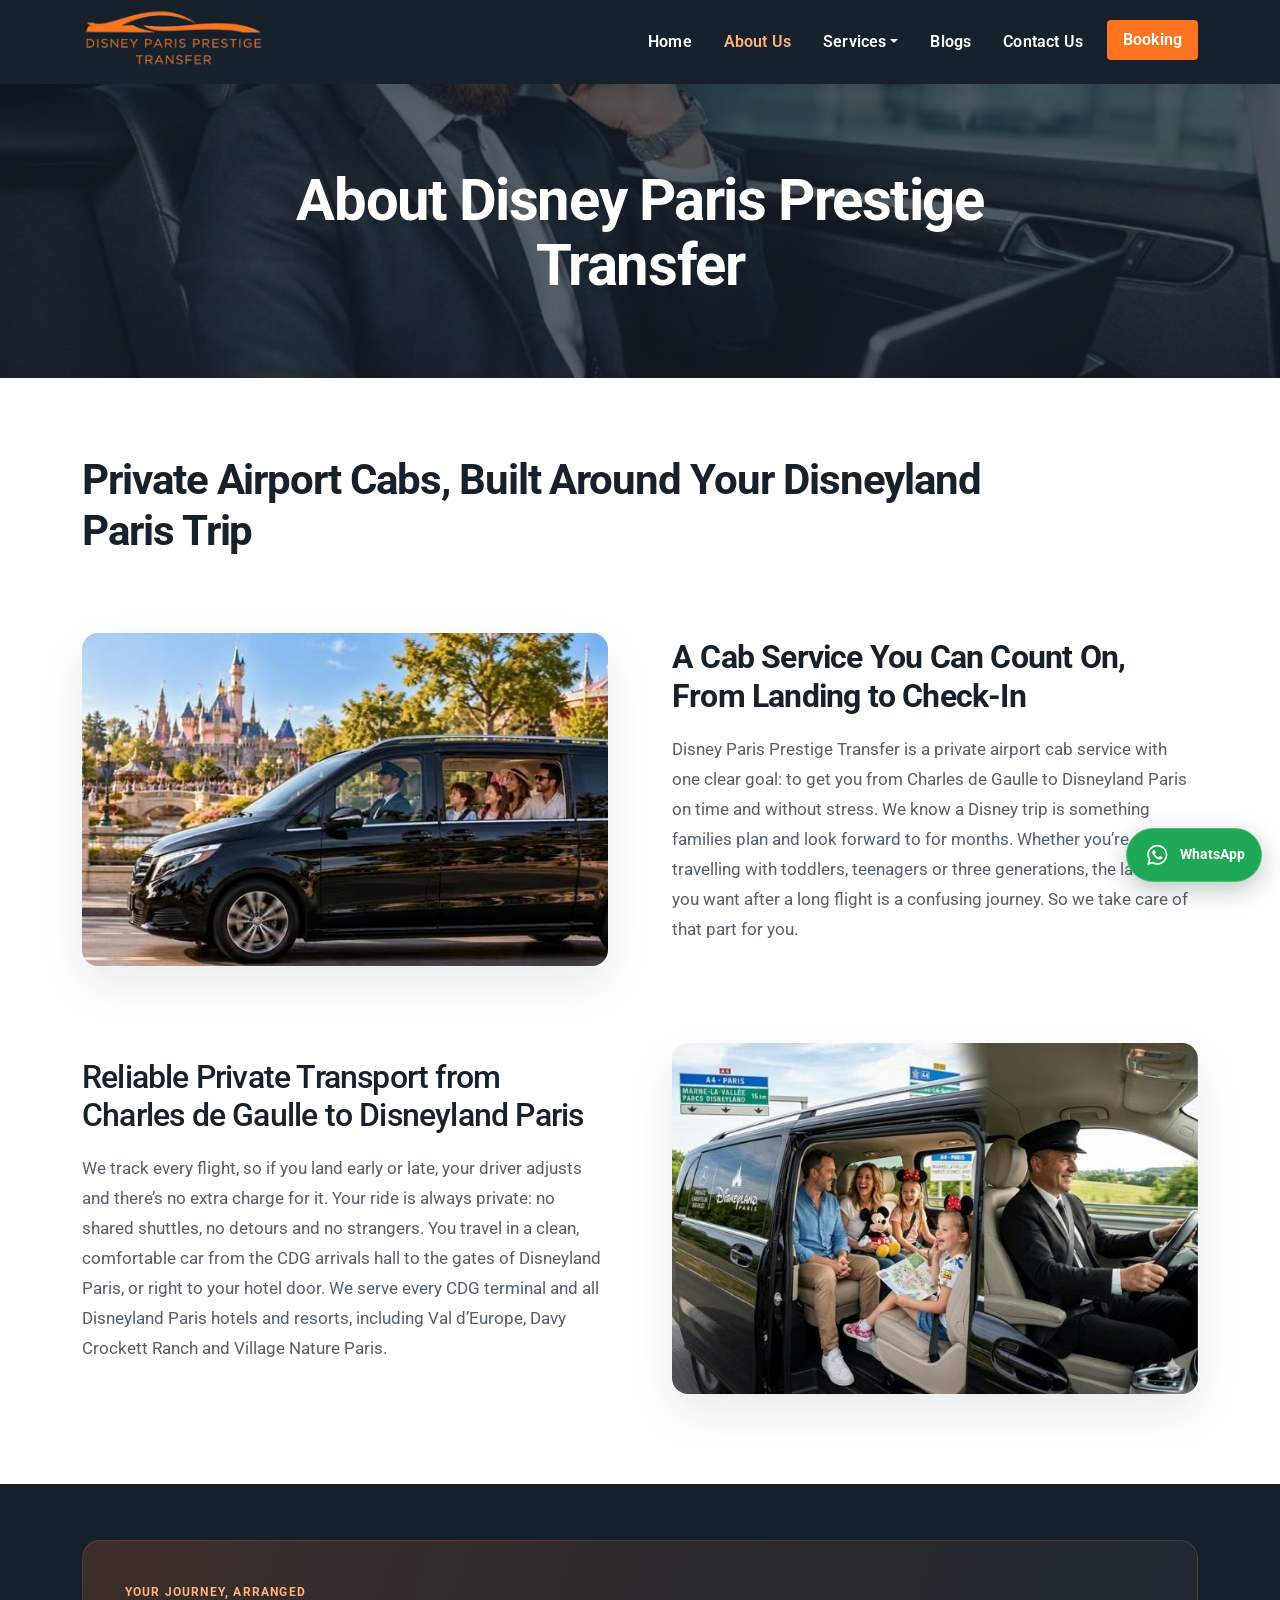
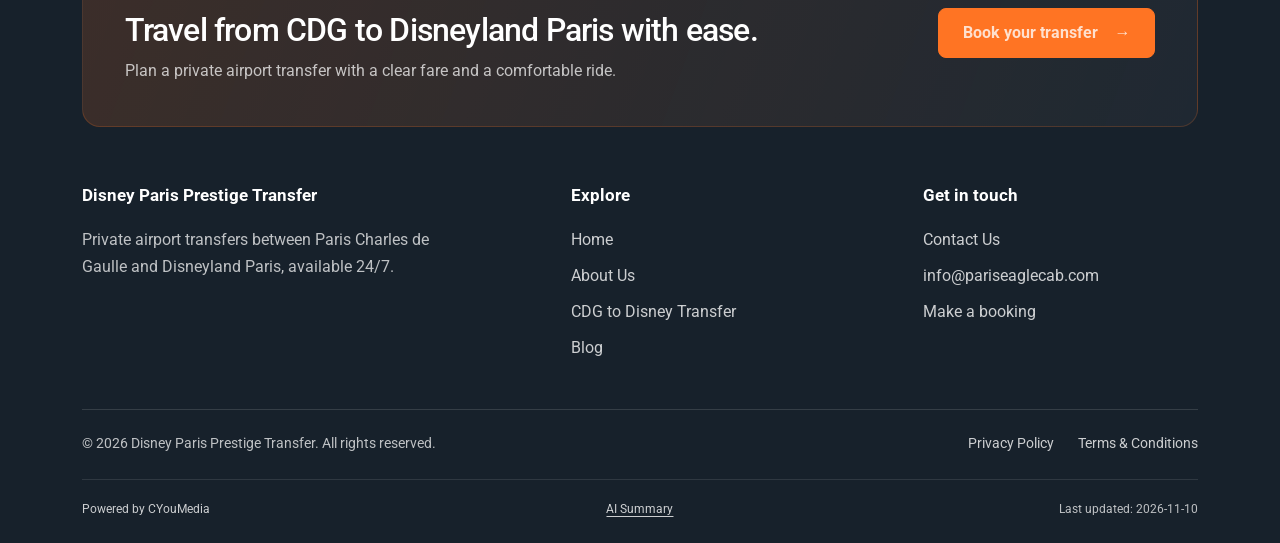
<file: about-us/index.html>
<!DOCTYPE html>
<html lang="en-US">
<head><link as="image" fetchpriority="high" imagesizes="100vw" imagesrcset="../images/dl_7bad09ebac6b.avif 200w" rel="preload" type="image/avif"/>
<meta charset="utf-8"/>
<meta content="IE=edge" http-equiv="X-UA-Compatible"/>
<meta content="width=device-width, minimum-scale=1.0, initial-scale=1, shrink-to-fit=no" name="viewport"/>
<meta content="#ff7423" name="theme-color"/>
<link href="../assets/media/542a4e6fe5c3.png" rel="icon" sizes="32x32"/>
<meta content="index, follow, max-image-preview:large, max-snippet:-1, max-video-preview:-1" name="robots"/>
<!-- This site is optimized with the Yoast SEO plugin v28.1 - https://yoast.com/product/yoast-seo-wordpress/ -->
<title>About Disney Paris Prestige Transfer | CDG to Disneyland Cabs</title>
<meta content="Learn about Disney Paris Prestige Transfer, a private airport cab service offering reliable, stress-free transfers from Charles de Gaulle to Disneyland Paris, 24/7." name="description"/>
<meta content="2026-11-02T13:21:35+00:00" property="article:modified_time"/>
<!-- / Yoast SEO plugin. -->
<link href="https://disneyparisprestigetransfer.com/wp-json/oembed/1.0/embed?url=https%3A%2F%2Fdisneyparisprestigetransfer.com%2Fabout-us%2F" rel="alternate" title="oEmbed (JSON)" type="application/json+oembed"/>
<link href="https://disneyparisprestigetransfer.com/wp-json/oembed/1.0/embed?url=https%3A%2F%2Fdisneyparisprestigetransfer.com%2Fabout-us%2F&amp;format=xml" rel="alternate" title="oEmbed (XML)" type="text/xml+oembed"/>
<style id="wp-img-auto-sizes-contain-inline-css" type="text/css">
img:is([sizes=auto i],[sizes^="auto," i]){contain-intrinsic-size:3000px 1500px}
/*# sourceURL=wp-img-auto-sizes-contain-inline-css */
</style>
<link href="../assets/css/3e08a085d8a9.css" id="ht_ctc_main_css-css" media="all" rel="stylesheet" type="text/css"/>
<style id="ht_ctc_main_css-inline-css" type="text/css">
.ht_ctc_entry_animation{animation-duration:0.4s;animation-fill-mode:both;animation-delay:0s;animation-iteration-count:1}@keyframes ht_ctc_anim_corner{0%{opacity:0;transform:scale(0)}100%{opacity:1;transform:scale(1)}}.ht_ctc_an_entry_corner{animation-name:ht_ctc_anim_corner;animation-timing-function:cubic-bezier(0.25,1,0.5,1);transform-origin:bottom var(--side,right)}
/*# sourceURL=ht_ctc_main_css-inline-css */
</style>
<style id="wp-emoji-styles-inline-css" type="text/css">

	img.wp-smiley, img.emoji {
		display: inline !important;
		border: none !important;
		box-shadow: none !important;
		height: 1em !important;
		width: 1em !important;
		margin: 0 0.07em !important;
		vertical-align: -0.1em !important;
		background: none !important;
		padding: 0 !important;
	}
/*# sourceURL=wp-emoji-styles-inline-css */
</style>
<link href="../assets/css/a0fd4d3f22b3.css" id="wp-block-library-css" media="all" rel="stylesheet" type="text/css"/>
<style id="classic-theme-styles-inline-css" type="text/css">
/*! This file is auto-generated */
.wp-block-button__link{color:#fff;background-color:#32373c;border-radius:9999px;box-shadow:none;text-decoration:none;padding:calc(.667em + 2px) calc(1.333em + 2px);font-size:1.125em}.wp-block-file__button{background:#32373c;color:#fff;text-decoration:none}
/*# sourceURL=/wp-includes/css/classic-themes.min.css */
</style>
<link href="../assets/css/386fbb57d359.css" id="hostinger-reach-subscription-block-css" media="all" rel="stylesheet" type="text/css"/>
<style id="global-styles-inline-css" type="text/css">
:root{--wp--preset--aspect-ratio--square: 1;--wp--preset--aspect-ratio--4-3: 4/3;--wp--preset--aspect-ratio--3-4: 3/4;--wp--preset--aspect-ratio--3-2: 3/2;--wp--preset--aspect-ratio--2-3: 2/3;--wp--preset--aspect-ratio--16-9: 16/9;--wp--preset--aspect-ratio--9-16: 9/16;--wp--preset--color--black: #000000;--wp--preset--color--cyan-bluish-gray: #abb8c3;--wp--preset--color--white: #ffffff;--wp--preset--color--pale-pink: #f78da7;--wp--preset--color--vivid-red: #cf2e2e;--wp--preset--color--luminous-vivid-orange: #ff6900;--wp--preset--color--luminous-vivid-amber: #fcb900;--wp--preset--color--light-green-cyan: #7bdcb5;--wp--preset--color--vivid-green-cyan: #00d084;--wp--preset--color--pale-cyan-blue: #8ed1fc;--wp--preset--color--vivid-cyan-blue: #0693e3;--wp--preset--color--vivid-purple: #9b51e0;--wp--preset--gradient--vivid-cyan-blue-to-vivid-purple: linear-gradient(135deg,rgb(6,147,227) 0%,rgb(155,81,224) 100%);--wp--preset--gradient--light-green-cyan-to-vivid-green-cyan: linear-gradient(135deg,rgb(122,220,180) 0%,rgb(0,208,130) 100%);--wp--preset--gradient--luminous-vivid-amber-to-luminous-vivid-orange: linear-gradient(135deg,rgb(252,185,0) 0%,rgb(255,105,0) 100%);--wp--preset--gradient--luminous-vivid-orange-to-vivid-red: linear-gradient(135deg,rgb(255,105,0) 0%,rgb(207,46,46) 100%);--wp--preset--gradient--very-light-gray-to-cyan-bluish-gray: linear-gradient(135deg,rgb(238,238,238) 0%,rgb(169,184,195) 100%);--wp--preset--gradient--cool-to-warm-spectrum: linear-gradient(135deg,rgb(74,234,220) 0%,rgb(151,120,209) 20%,rgb(207,42,186) 40%,rgb(238,44,130) 60%,rgb(251,105,98) 80%,rgb(254,248,76) 100%);--wp--preset--gradient--blush-light-purple: linear-gradient(135deg,rgb(255,206,236) 0%,rgb(152,150,240) 100%);--wp--preset--gradient--blush-bordeaux: linear-gradient(135deg,rgb(254,205,165) 0%,rgb(254,45,45) 50%,rgb(107,0,62) 100%);--wp--preset--gradient--luminous-dusk: linear-gradient(135deg,rgb(255,203,112) 0%,rgb(199,81,192) 50%,rgb(65,88,208) 100%);--wp--preset--gradient--pale-ocean: linear-gradient(135deg,rgb(255,245,203) 0%,rgb(182,227,212) 50%,rgb(51,167,181) 100%);--wp--preset--gradient--electric-grass: linear-gradient(135deg,rgb(202,248,128) 0%,rgb(113,206,126) 100%);--wp--preset--gradient--midnight: linear-gradient(135deg,rgb(2,3,129) 0%,rgb(40,116,252) 100%);--wp--preset--font-size--small: 13px;--wp--preset--font-size--medium: 20px;--wp--preset--font-size--large: 36px;--wp--preset--font-size--x-large: 42px;--wp--preset--spacing--20: 0.44rem;--wp--preset--spacing--30: 0.67rem;--wp--preset--spacing--40: 1rem;--wp--preset--spacing--50: 1.5rem;--wp--preset--spacing--60: 2.25rem;--wp--preset--spacing--70: 3.38rem;--wp--preset--spacing--80: 5.06rem;--wp--preset--shadow--natural: 6px 6px 9px rgba(0, 0, 0, 0.2);--wp--preset--shadow--deep: 12px 12px 50px rgba(0, 0, 0, 0.4);--wp--preset--shadow--sharp: 6px 6px 0px rgba(0, 0, 0, 0.2);--wp--preset--shadow--outlined: 6px 6px 0px -3px rgb(255, 255, 255), 6px 6px rgb(0, 0, 0);--wp--preset--shadow--crisp: 6px 6px 0px rgb(0, 0, 0);}:where(.is-layout-flex){gap: 0.5em;}:where(.is-layout-grid){gap: 0.5em;}body .is-layout-flex{display: flex;}.is-layout-flex{flex-wrap: wrap;align-items: center;}.is-layout-flex > :is(*, div){margin: 0;}body .is-layout-grid{display: grid;}.is-layout-grid > :is(*, div){margin: 0;}:where(.wp-block-columns.is-layout-flex){gap: 2em;}:where(.wp-block-columns.is-layout-grid){gap: 2em;}:where(.wp-block-post-template.is-layout-flex){gap: 1.25em;}:where(.wp-block-post-template.is-layout-grid){gap: 1.25em;}.has-black-color{color: var(--wp--preset--color--black) !important;}.has-cyan-bluish-gray-color{color: var(--wp--preset--color--cyan-bluish-gray) !important;}.has-white-color{color: var(--wp--preset--color--white) !important;}.has-pale-pink-color{color: var(--wp--preset--color--pale-pink) !important;}.has-vivid-red-color{color: var(--wp--preset--color--vivid-red) !important;}.has-luminous-vivid-orange-color{color: var(--wp--preset--color--luminous-vivid-orange) !important;}.has-luminous-vivid-amber-color{color: var(--wp--preset--color--luminous-vivid-amber) !important;}.has-light-green-cyan-color{color: var(--wp--preset--color--light-green-cyan) !important;}.has-vivid-green-cyan-color{color: var(--wp--preset--color--vivid-green-cyan) !important;}.has-pale-cyan-blue-color{color: var(--wp--preset--color--pale-cyan-blue) !important;}.has-vivid-cyan-blue-color{color: var(--wp--preset--color--vivid-cyan-blue) !important;}.has-vivid-purple-color{color: var(--wp--preset--color--vivid-purple) !important;}.has-black-background-color{background-color: var(--wp--preset--color--black) !important;}.has-cyan-bluish-gray-background-color{background-color: var(--wp--preset--color--cyan-bluish-gray) !important;}.has-white-background-color{background-color: var(--wp--preset--color--white) !important;}.has-pale-pink-background-color{background-color: var(--wp--preset--color--pale-pink) !important;}.has-vivid-red-background-color{background-color: var(--wp--preset--color--vivid-red) !important;}.has-luminous-vivid-orange-background-color{background-color: var(--wp--preset--color--luminous-vivid-orange) !important;}.has-luminous-vivid-amber-background-color{background-color: var(--wp--preset--color--luminous-vivid-amber) !important;}.has-light-green-cyan-background-color{background-color: var(--wp--preset--color--light-green-cyan) !important;}.has-vivid-green-cyan-background-color{background-color: var(--wp--preset--color--vivid-green-cyan) !important;}.has-pale-cyan-blue-background-color{background-color: var(--wp--preset--color--pale-cyan-blue) !important;}.has-vivid-cyan-blue-background-color{background-color: var(--wp--preset--color--vivid-cyan-blue) !important;}.has-vivid-purple-background-color{background-color: var(--wp--preset--color--vivid-purple) !important;}.has-black-border-color{border-color: var(--wp--preset--color--black) !important;}.has-cyan-bluish-gray-border-color{border-color: var(--wp--preset--color--cyan-bluish-gray) !important;}.has-white-border-color{border-color: var(--wp--preset--color--white) !important;}.has-pale-pink-border-color{border-color: var(--wp--preset--color--pale-pink) !important;}.has-vivid-red-border-color{border-color: var(--wp--preset--color--vivid-red) !important;}.has-luminous-vivid-orange-border-color{border-color: var(--wp--preset--color--luminous-vivid-orange) !important;}.has-luminous-vivid-amber-border-color{border-color: var(--wp--preset--color--luminous-vivid-amber) !important;}.has-light-green-cyan-border-color{border-color: var(--wp--preset--color--light-green-cyan) !important;}.has-vivid-green-cyan-border-color{border-color: var(--wp--preset--color--vivid-green-cyan) !important;}.has-pale-cyan-blue-border-color{border-color: var(--wp--preset--color--pale-cyan-blue) !important;}.has-vivid-cyan-blue-border-color{border-color: var(--wp--preset--color--vivid-cyan-blue) !important;}.has-vivid-purple-border-color{border-color: var(--wp--preset--color--vivid-purple) !important;}.has-vivid-cyan-blue-to-vivid-purple-gradient-background{background: var(--wp--preset--gradient--vivid-cyan-blue-to-vivid-purple) !important;}.has-light-green-cyan-to-vivid-green-cyan-gradient-background{background: var(--wp--preset--gradient--light-green-cyan-to-vivid-green-cyan) !important;}.has-luminous-vivid-amber-to-luminous-vivid-orange-gradient-background{background: var(--wp--preset--gradient--luminous-vivid-amber-to-luminous-vivid-orange) !important;}.has-luminous-vivid-orange-to-vivid-red-gradient-background{background: var(--wp--preset--gradient--luminous-vivid-orange-to-vivid-red) !important;}.has-very-light-gray-to-cyan-bluish-gray-gradient-background{background: var(--wp--preset--gradient--very-light-gray-to-cyan-bluish-gray) !important;}.has-cool-to-warm-spectrum-gradient-background{background: var(--wp--preset--gradient--cool-to-warm-spectrum) !important;}.has-blush-light-purple-gradient-background{background: var(--wp--preset--gradient--blush-light-purple) !important;}.has-blush-bordeaux-gradient-background{background: var(--wp--preset--gradient--blush-bordeaux) !important;}.has-luminous-dusk-gradient-background{background: var(--wp--preset--gradient--luminous-dusk) !important;}.has-pale-ocean-gradient-background{background: var(--wp--preset--gradient--pale-ocean) !important;}.has-electric-grass-gradient-background{background: var(--wp--preset--gradient--electric-grass) !important;}.has-midnight-gradient-background{background: var(--wp--preset--gradient--midnight) !important;}.has-small-font-size{font-size: var(--wp--preset--font-size--small) !important;}.has-medium-font-size{font-size: var(--wp--preset--font-size--medium) !important;}.has-large-font-size{font-size: var(--wp--preset--font-size--large) !important;}.has-x-large-font-size{font-size: var(--wp--preset--font-size--x-large) !important;}
:where(.wp-block-post-template.is-layout-flex){gap: 1.25em;}:where(.wp-block-post-template.is-layout-grid){gap: 1.25em;}
:where(.wp-block-term-template.is-layout-flex){gap: 1.25em;}:where(.wp-block-term-template.is-layout-grid){gap: 1.25em;}
:where(.wp-block-columns.is-layout-flex){gap: 2em;}:where(.wp-block-columns.is-layout-grid){gap: 2em;}
:root :where(.wp-block-pullquote){font-size: 1.5em;line-height: 1.6;}
/*# sourceURL=global-styles-inline-css */
</style>
<link href="../assets/css/28e4bacf16ab.css" id="contact-form-7-css" media="all" rel="stylesheet" type="text/css"/>
<link href="../assets/css/0710e02f9a86.css" id="bootstrap-css-css" media="all" rel="stylesheet" type="text/css"/>
<link href="../assets/css/cef2a3185101.css" id="aos-css-css" media="all" rel="stylesheet" type="text/css"/>
<link href="../assets/css/c2e49b80783c.css" id="owl-carousel-css-css" media="all" rel="stylesheet" type="text/css"/>
<link href="../assets/css/abaeda034649.css" id="owl-theme-default-css" media="all" rel="stylesheet" type="text/css"/>
<link href="../assets/css/89563f12f903.css" id="base-css-css" media="all" rel="stylesheet" type="text/css"/>
<link href="../assets/css/b5af59549f97.css" id="main-style-css" media="all" rel="stylesheet" type="text/css"/>
<link href="https://disneyparisprestigetransfer.com/wp-json/" rel="https://api.w.org/"/><link href="https://disneyparisprestigetransfer.com/wp-json/wp/v2/pages/24" rel="alternate" title="JSON" type="application/json"/><link href="https://disneyparisprestigetransfer.com/xmlrpc.php?rsd" rel="EditURI" title="RSD" type="application/rsd+xml"/>
<meta content="WordPress 6.9.11" name="generator"/>
<link href="https://disneyparisprestigetransfer.com/?p=24" rel="shortlink"/>
<meta content="https://disneyparisprestigetransfer.com/about-us/" name="og:url"/><meta content="Elementor 4.3.6; features: e_font_icon_svg, additional_custom_breakpoints; settings: css_print_method-external, google_font-enabled, font_display-swap" name="generator"/>
<style>
				.e-con.e-parent:nth-of-type(n+4):not(.e-lazyloaded):not(.e-no-lazyload),
				.e-con.e-parent:nth-of-type(n+4):not(.e-lazyloaded):not(.e-no-lazyload) * {
					background-image: none !important;
				}
				@media screen and (max-height: 1024px) {
					.e-con.e-parent:nth-of-type(n+3):not(.e-lazyloaded):not(.e-no-lazyload),
					.e-con.e-parent:nth-of-type(n+3):not(.e-lazyloaded):not(.e-no-lazyload) * {
						background-image: none !important;
					}
				}
				@media screen and (max-height: 640px) {
					.e-con.e-parent:nth-of-type(n+2):not(.e-lazyloaded):not(.e-no-lazyload),
					.e-con.e-parent:nth-of-type(n+2):not(.e-lazyloaded):not(.e-no-lazyload) * {
						background-image: none !important;
					}
				}
			</style>
<link href="../assets/media/b298378da982.png" rel="icon" sizes="32x32"/>
<link href="../assets/media/06e483ebc902.png" rel="icon" sizes="192x192"/>
<link href="../assets/media/810247063a4e.png" rel="apple-touch-icon"/>
<meta content="https://disneyparisprestigetransfer.com/wp-content/uploads/2026/03/cropped-favicon-270x270.png" name="msapplication-TileImage"/>
<style id="kirki-inline-styles"></style><style id="ceyou-static-reveal">[data-animation-role],[data-animation-role] *{opacity:1!important;transform:none!important;visibility:visible!important;}img[data-src],img[data-image]{opacity:1!important;visibility:visible!important;}.main-content{opacity:1!important;}.main-content .shopify-section{display:inherit!important;}</style><link href="https://disneyparisprestigetransfer.com/about-us" rel="canonical"/><meta content="About Disney Paris Prestige Transfer | CDG to Disneyland Cabs" property="og:title"/><meta content="About Disney Paris Prestige Transfer | CDG to Disneyland Cabs" name="twitter:title"/><meta content="Learn about Disney Paris Prestige Transfer, a private airport cab service offering reliable, stress-free transfers from Charles de Gaulle to Disneyland Paris, 24/7." property="og:description"/><meta content="Learn about Disney Paris Prestige Transfer, a private airport cab service offering reliable, stress-free transfers from Charles de Gaulle to Disneyland Paris, 24/7." name="twitter:description"/><meta content="website" property="og:type"/><meta content="https://disneyparisprestigetransfer.com/about-us" property="og:url"/><meta content="summary_large_image" name="twitter:card"/><meta content="https://disneyparisprestigetransfer.com/images/og/dl_33ac71c45557.jpg" property="og:image"/><meta content="https://disneyparisprestigetransfer.com/images/og/dl_33ac71c45557.jpg" name="twitter:image"/><style data-ceyou-interactivity="">
/* ceyou-interactivity-css:v1 — state styles for the interactivity bundle */
.nav-open{overflow:hidden;}
.nav-menu.is-open,.navbar-collapse.is-open,.site-nav.is-open,#mySidenav.is-open{display:block;}
.ceyou-force-nav{display:flex!important;flex-direction:column;gap:.5rem;}
.js-slider{position:relative;overflow:hidden;}
.js-slider .slide,.js-slider .carousel-item,.js-slider .slider-item,.js-slider [data-slide]{display:none;}
.js-slider .slide.is-active,.js-slider .carousel-item.is-active,.js-slider .slider-item.is-active,.js-slider [data-slide].is-active{display:block;animation:ceyou-fade .4s ease;}
.js-slider [data-slide]:not(.is-active){display:none!important;}
.js-slider [data-slide]{float:none;width:100%;max-width:none;}
.js-slider [data-slider-track]{transform:none!important;width:auto!important;}
[data-slider] [data-slider-track]{transform:none!important;width:auto!important;}[data-slider]:not([data-slider-strip]) [data-slide]{float:none!important;width:100%!important;}[data-slider-strip] [data-slider-track]{display:flex!important;flex-wrap:nowrap!important;overflow-x:auto;scroll-snap-type:x mandatory;gap:var(--ceyou-gap,0px);scrollbar-width:none;}[data-slider-strip] [data-slider-track]::-webkit-scrollbar{display:none;}[data-slider-strip] [data-slide]{flex:0 0 calc((100% - (var(--ceyou-per-view,1) - 1) * var(--ceyou-gap,0px)) / var(--ceyou-per-view,1))!important;width:auto!important;max-width:none!important;float:none!important;scroll-snap-align:start;}[data-slider-strip] [data-slider-dots]{display:none!important;}
@keyframes ceyou-fade{from{opacity:.4}to{opacity:1}}
.slider-prev,.slider-next{position:absolute;top:50%;transform:translateY(-50%);z-index:2;border:0;cursor:pointer;width:42px;height:42px;border-radius:50%;background:rgba(17,17,17,.45);color:#fff;font-size:1.6rem;line-height:1;display:flex;align-items:center;justify-content:center;}
.slider-prev{left:12px;}.slider-next{right:12px;}
.slider-prev:hover,.slider-next:hover{background:rgba(17,17,17,.7);}
.slider-dots{position:absolute;left:0;right:0;bottom:12px;display:flex;gap:8px;justify-content:center;z-index:2;}
.slider-dots button{width:10px;height:10px;padding:0;border:0;border-radius:50%;background:rgba(255,255,255,.55);cursor:pointer;}
.slider-dots button.is-active{background:#fff;}
.modal{display:none;position:fixed;inset:0;z-index:1000;align-items:center;justify-content:center;background:rgba(0,0,0,.6);padding:1rem;}
.modal.is-open{display:flex;}
.modal-open{overflow:hidden;}
.ceyou-lightbox{display:none;position:fixed;inset:0;z-index:1100;background:rgba(0,0,0,.85);cursor:zoom-out;}
.ceyou-lightbox.is-open{display:flex;align-items:center;justify-content:center;padding:2vmin;}
.ceyou-lightbox img{max-width:96vw;max-height:96vh;object-fit:contain;}
.ceyou-toasts{position:fixed;left:50%;bottom:24px;transform:translateX(-50%);z-index:1200;display:flex;flex-direction:column;gap:8px;pointer-events:none;}
.ceyou-toast{background:#111;color:#fff;padding:.7rem 1.1rem;border-radius:8px;font-size:.95rem;box-shadow:0 6px 24px rgba(0,0,0,.25);opacity:0;transform:translateY(12px);transition:opacity .3s,transform .3s;}
.ceyou-toast.is-visible{opacity:1;transform:translateY(0);}
.ceyou-field-error{display:block;color:#c0392b;font-size:.82rem;margin-top:.25rem;min-height:1em;}
.ceyou-invalid{border-color:#c0392b!important;outline-color:#c0392b;}
.ceyou-hp{position:absolute!important;left:-9999px!important;top:auto!important;width:1px!important;height:1px!important;overflow:hidden!important;}
.ceyou-cart-drawer{position:fixed;top:0;right:0;height:100%;width:min(360px,90vw);background:#fff;color:#111;box-shadow:-8px 0 28px rgba(0,0,0,.2);transform:translateX(100%);transition:transform .3s ease;z-index:1300;display:flex;flex-direction:column;}
.ceyou-cart-drawer.is-open{transform:translateX(0);}
.ceyou-cart-head{display:flex;align-items:center;justify-content:space-between;padding:1rem;border-bottom:1px solid #eee;}
.ceyou-cart-close{border:0;background:none;font-size:1.5rem;line-height:1;cursor:pointer;}
.ceyou-cart-items{flex:1;overflow:auto;padding:.5rem 1rem;}
.ceyou-cart-row{display:flex;align-items:center;gap:.5rem;padding:.5rem 0;border-bottom:1px solid #f1f1f1;}
.ceyou-cart-name{flex:1;}
.ceyou-cart-remove{border:0;background:none;cursor:pointer;color:#999;font-size:1.1rem;}
.ceyou-cart-empty{color:#888;}
.ceyou-cart-foot{padding:1rem;border-top:1px solid #eee;font-weight:600;}
@media(prefers-reduced-motion:reduce){.js-slider .is-active{animation:none;}.ceyou-toast{transition:none;}.ceyou-cart-drawer{transition:none;}}
.fade-in-up,.fade-in,.scroll-reveal,[data-reveal]{opacity:1;transform:none;}
@media(prefers-reduced-motion:no-preference){html.ceyou-reveal-ready .fade-in-up,html.ceyou-reveal-ready .fade-in,html.ceyou-reveal-ready .scroll-reveal,html.ceyou-reveal-ready [data-reveal]{opacity:0;animation:none;transition:opacity 300ms ease;will-change:opacity;}
html.ceyou-reveal-ready .fade-in-up.is-visible,html.ceyou-reveal-ready .fade-in.is-visible,html.ceyou-reveal-ready .scroll-reveal.is-visible,html.ceyou-reveal-ready [data-reveal].is-visible{opacity:1;}}
</style><meta content="image/jpeg" property="og:image:type"/><meta content="1024" property="og:image:width"/><meta content="683" property="og:image:height"/><meta content="Executive Chauffeur Set the Tone for a Big Meeting" property="og:image:alt"/><meta content="Executive Chauffeur Set the Tone for a Big Meeting" name="twitter:image:alt"/><meta content="en_US" property="og:locale"/><script data-ceyou-file-nav>(function(){if(location.protocol!=='file:')return;function fix(a){var h=a.getAttribute('href');if(!h||/^([a-z][a-z0-9+.-]*:|\/|#)/i.test(h))return;var m=/^([^?#]*)(.*)$/.exec(h);if(m[1].slice(-1)!=='/')return;a.setAttribute('href',m[1]+'index.html'+m[2]);}document.addEventListener('DOMContentLoaded',function(){var l=document.querySelectorAll('a[href]');for(var i=0;i<l.length;i++)fix(l[i]);});document.addEventListener('click',function(e){var a=e.target&&e.target.closest?e.target.closest('a[href]'):null;if(a)fix(a);},true);})();</script><link href="../assets/css/site-refresh.css" rel="stylesheet" type="text/css"/></head>
<body class="wp-singular page-template page-template-page-about page-template-page-about-php page page-id-24 wp-custom-logo wp-theme-cms-taxi-booking elementor-default elementor-kit-47">
<style>
.navbar .nav-item .nav-link {
  font-size: 1rem;
  text-transform: capitalize; 
  white-space: nowrap;
}
#menu-primary-menu li:last-child a {
    background-color: var(--brand);
    color: var(--white); 
    border-radius: .25rem;
    padding: .5rem 1rem;
    line-height: 1.5; 
}
#menu-primary-menu li:last-child a:hover {
    background-color: var(--white);
    color: var(--brand);  
}
	@media (max-width:991px) {
		.navbar-nav .dropdown-menu {
			text-align:center;
		}
	}
</style>
<header class="site-header position-fixed top-0 start-0 end-0" id="mainNav">
<nav class="navbar navbar-expand-lg py-0">
<div class="container">
<div class="navbar-brand">
<a aria-label="disney paris prestige transfer" class="custom-logo-link" href="../" rel="home"><picture><source sizes="100vw" srcset="../images/dl_7bad09ebac6b.avif 200w" type="image/avif"/><source sizes="100vw" srcset="../images/dl_7bad09ebac6b.webp 200w" type="image/webp"/><img alt="disney paris prestige transfer" class="custom-logo" decoding="async" fetchpriority="high" height="70" loading="eager" referrerpolicy="no-referrer" src="../images/dl_7bad09ebac6b.webp" width="200"/></picture></a> </div>
<button aria-controls="navbarSupportedContent" aria-expanded="false" aria-label="Toggle navigation" class="navbar-toggler p-1" data-bs-target="#navbarSupportedContent" data-bs-toggle="collapse" type="button">
<svg height="2em" viewbox="0 0 36 36" width="2em" xmlns="http://www.w3.org/2000/svg"><path class="clr-i-outline clr-i-outline-path-1" d="M32 29H4a1 1 0 0 1 0-2h28a1 1 0 0 1 0 2" fill="#fff"></path><path class="clr-i-outline clr-i-outline-path-2" d="M32 19H4a1 1 0 0 1 0-2h28a1 1 0 0 1 0 2" fill="#fff"></path><path class="clr-i-outline clr-i-outline-path-3" d="M32 9H4a1 1 0 0 1 0-2h28a1 1 0 0 1 0 2" fill="#fff"></path><path d="M0 0h36v36H0z" fill="none"></path></svg>
</button>
<div class="collapse navbar-collapse" id="navbarSupportedContent">
<ul class="navbar-nav ms-auto mb-2 mb-lg-0" id="menu-primary-menu"><li class="home-page menu-item menu-item-type-custom menu-item-object-custom nav-item"><a class="nav-link" href="../">Home</a></li>
<li class="about-us menu-item menu-item-type-custom menu-item-object-custom current-menu-item nav-item"><a class="nav-link" href="./">About Us</a></li>
<li class="menu-item menu-item-type-post_type menu-item-object-page menu-item-has-children nav-item dropdown"><a class="nav-link dropdown-toggle" href="../services/">Services</a><ul class="dropdown-menu"><li class="menu-item menu-item-type-post_type menu-item-object-page nav-item"><a class="nav-link" href="../cdg-to-disney-cab-transfer/">CDG to Disney Cab Transfer</a></li>
</ul>
</li>
<li class="blogs menu-item menu-item-type-post_type menu-item-object-page nav-item"><a class="nav-link" href="../blogs/">Blogs</a></li>
<li class="menu-item menu-item-type-post_type menu-item-object-page nav-item"><a class="nav-link" href="../contact-us/">Contact Us</a></li>
<li class="menu-item menu-item-type-custom menu-item-object-custom nav-item"><a class="nav-link" href="https://www.pariseaglecab.com/">Booking</a></li>
</ul>
</div>
</div>
</nav>
</header>
<main class="site-main" id="main-content"><div class="bg-dark subpage__header position-relative">
<picture><source sizes="100vw" srcset="../images/dl_33ac71c45557-400.avif 400w, ../images/dl_33ac71c45557-800.avif 800w, ../images/dl_33ac71c45557.avif 1024w" type="image/avif"/><source sizes="100vw" srcset="../images/dl_33ac71c45557-400.webp 400w, ../images/dl_33ac71c45557-800.webp 800w, ../images/dl_33ac71c45557.webp 1024w" type="image/webp"/><img alt="Executive Chauffeur Set the Tone for a Big Meeting" class="img-fluid w-100 position-absolute top-0 start-0 w-100 h-100 object-fit-cover z-0 wp-post-image" decoding="async" fetchpriority="high" height="683" loading="eager" referrerpolicy="no-referrer" sizes="(max-width: 1024px) 100vw, 1024px" src="../images/dl_33ac71c45557.webp" width="1024"/></picture>
<div class="position-absolute top-0 end-0 w-100 h-100 bg-dark opacity-75 z-1"></div>
<div class="container position-relative z-3">
<h1 class="text-white fs-1 fw-semibold mb-0 text-center aos-init aos-animate" data-aos="fade-up">About Disney Paris Prestige Transfer</h1>
</div>
</div>
<div class="container py-5">
<h2 class="wp-block-heading"><strong><strong>Private Airport Cabs, Built Around Your Disneyland Paris Trip</strong></strong></h2>
<div class="wp-block-group gap-4 align-items-center mt-5 is-layout-grid wp-container-core-group-is-layout-9ab1b685 wp-block-group-is-layout-grid">
<figure class="wp-block-image size-full"><picture><source sizes="(max-width: 768px) 100vw, 1200px" srcset="../images/dl_cc5910debbd3-400.avif 400w, ../images/dl_cc5910debbd3.avif 588w" type="image/avif"/><source sizes="(max-width: 768px) 100vw, 1200px" srcset="../images/dl_cc5910debbd3-400.webp 400w, ../images/dl_cc5910debbd3.webp 588w" type="image/webp"/><img alt="Private Airport Cabs, Built Around Your Disneyland Paris Trip" class="wp-image-23912" decoding="async" height="372" loading="lazy" referrerpolicy="no-referrer" sizes="(max-width: 588px) 100vw, 588px" src="../images/dl_cc5910debbd3.webp" style="height: auto;" width="588"/></picture></figure>
<div class="wp-block-group"><div class="wp-block-group__inner-container is-layout-constrained wp-block-group-is-layout-constrained">
<h2 class="wp-block-heading"><strong>A Cab Service You Can Count On, From Landing to Check-In</strong></h2>
<p>Disney Paris Prestige Transfer is a private airport cab service with one clear goal: to get you from Charles de Gaulle to Disneyland Paris on time and without stress. We know a Disney trip is something families plan and look forward to for months. Whether you’re travelling with toddlers, teenagers or three generations, the last thing you want after a long flight is a confusing journey. So we take care of that part for you.</p>
</div></div>
</div>
<div class="wp-block-group gap-4 align-items-center mt-5 is-layout-grid wp-container-core-group-is-layout-9ab1b685 wp-block-group-is-layout-grid">
<div class="wp-block-group"><div class="wp-block-group__inner-container is-layout-constrained wp-block-group-is-layout-constrained">
<h2 class="wp-block-heading">Reliable Private Transport from Charles de Gaulle to Disneyland Paris</h2>
<p>We track every flight, so if you land early or late, your driver adjusts and there’s no extra charge for it. Your ride is always private: no shared shuttles, no detours and no strangers. You travel in a clean, comfortable car from the CDG arrivals hall to the gates of Disneyland Paris, or right to your hotel door. We serve every CDG terminal and all Disneyland Paris hotels and resorts, including Val d’Europe, Davy Crockett Ranch and Village Nature Paris.</p>
</div></div>
<figure class="wp-block-image size-full"><picture><source sizes="(max-width: 768px) 100vw, 1200px" srcset="../images/dl_341555fac4a2-400.avif 400w, ../images/dl_341555fac4a2.avif 636w" type="image/avif"/><source sizes="(max-width: 768px) 100vw, 1200px" srcset="../images/dl_341555fac4a2-400.webp 400w, ../images/dl_341555fac4a2.webp 636w" type="image/webp"/><img alt="Cdgdisneytransfer" class="wp-image-466" decoding="async" height="425" loading="lazy" referrerpolicy="no-referrer" sizes="(max-width: 636px) 100vw, 636px" src="../images/dl_341555fac4a2.webp" style="height: auto;" width="636"/></picture></figure>
</div>
</div>
</main><!-- End main-content -->
<footer class="site-footer site-footer--refined">
  <div class="container">
    <div class="footer-cta">
      <div>
        <p class="footer-eyebrow">Your journey, arranged</p>
        <h2>Travel from CDG to Disneyland Paris with ease.</h2>
        <p>Plan a private airport transfer with a clear fare and a comfortable ride.</p>
      </div>
      <a class="btn btn-primary" href="https://www.pariseaglecab.com/">Book your transfer <span aria-hidden="true">→</span></a>
    </div>
    <div class="footer-main">
      <div class="footer-brand">
        <p class="footer-heading">Disney Paris Prestige Transfer</p>
        <p>Private airport transfers between Paris Charles de Gaulle and Disneyland Paris, available 24/7.</p>
      </div>
      <nav aria-label="Footer navigation">
        <p class="footer-heading">Explore</p>
        <ul>
          <li><a href="../">Home</a></li>
          <li><a href="../about-us/">About Us</a></li>
          <li><a href="../cdg-to-disney-cab-transfer/">CDG to Disney Transfer</a></li>
          <li><a href="../blogs/">Blog</a></li>
        </ul>
      </nav>
      <div>
        <p class="footer-heading">Get in touch</p>
        <ul>
          <li><a href="../contact-us/">Contact Us</a></li>
          <li><a href="mailto:info@pariseaglecab.com">info@pariseaglecab.com</a></li>
          <li><a href="https://www.pariseaglecab.com/">Make a booking</a></li>
        </ul>
      </div>
    </div>
    <div class="footer-legal">
      <p>© 2026 Disney Paris Prestige Transfer. All rights reserved.</p>
      <nav aria-label="Legal information">
        <a href="../privacy-policy/">Privacy Policy</a>
        <a href="../terms-conditions/">Terms &amp; Conditions</a>
      </nav>
    </div>
    <div class="footer-meta">
      <a class="footer-credit" href="https://cyoumedia.com/" rel="nofollow noopener noreferrer" target="_blank">Powered by CYouMedia</a>
      <details class="ceyou-aeo" id="ai-summary">
        <summary class="ceyou-aeo-link">AI Summary</summary>
        <div class="ceyou-aeo-panel">
          <ul>
            <li>Private transfers connect Paris Charles de Gaulle Airport and Disneyland Paris.</li>
            <li>Book a fixed-price ride with a private chauffeur and a comfortable vehicle.</li>
            <li>Transfers are available around the clock.</li>
          </ul>
        </div>
      </details>
      <p class="last-updated" data-last-updated="2026-11-10">Last updated: <time datetime="2026-11-10">2026-11-10</time></p>
    </div>
  </div>
</footer>
<!-- <button onclick="topFunction()" id="backTop" class="btn backTop justify-content-center align-items-center p-0 bg-primary" title="Go to top" style="display: flex;">
        <svg xmlns="http://www.w3.org/2000/svg" width="96" height="96" viewBox="0 0 24 24"><path fill="#292929" d="M11.5 19V6.921l-5.792 5.792L5 12l7-7l7 7l-.708.713L12.5 6.921V19z"></path></svg>
    </button> -->
<a class="whatsapp-widget" href="https://wa.me/33698842828?text=Hello%2C%20I%27d%20like%20to%20ask%20about%20a%20Disneyland%20Paris%20transfer." target="_blank" rel="noopener noreferrer" aria-label="Chat with us on WhatsApp">
  <img src="../assets/images/whatsapp.svg" alt="" width="28" height="28" aria-hidden="true"/>
  <span>WhatsApp</span>
</a>
<style id="core-block-supports-inline-css" type="text/css">
.wp-container-core-group-is-layout-9ab1b685{grid-template-columns:repeat(auto-fill, minmax(min(27rem, 100%), 1fr));container-type:inline-size;}
/*# sourceURL=core-block-supports-inline-css */
</style>
<script id="wp-emoji-settings" type="application/json">
{"baseUrl":"https://s.w.org/images/core/emoji/17.0.2/72x72/","ext":".png","svgUrl":"https://s.w.org/images/core/emoji/17.0.2/svg/","svgExt":".svg","source":{"concatemoji":"https://disneyparisprestigetransfer.com/wp-includes/js/wp-emoji-release.min.js?ver=6.9.11"}}
</script>
<script type="application/ld+json">{
  "@context": "https://schema.org",
  "@graph": [
    {
      "@type": "Organization",
      "name": "Disneyland Paris airport transfer",
      "url": "https://disneyparisprestigetransfer.com",
      "description": "Private airport cab service providing reliable, private transfers from Charles de Gaulle Airport to Disneyland Paris and all its hotels and resorts, available 24/7.",
      "email": "info@pariseaglecab.com",
      "areaServed": [
        {
          "@type": "AdministrativeArea",
          "name": "Charles de Gaulle Airport"
        },
        {
          "@type": "AdministrativeArea",
          "name": "Disneyland Paris"
        },
        {
          "@type": "AdministrativeArea",
          "name": "Val d'Europe"
        },
        {
          "@type": "AdministrativeArea",
          "name": "Davy Crockett Ranch"
        },
        {
          "@type": "AdministrativeArea",
          "name": "Village Nature Paris"
        }
      ],
      "serviceType": "Private airport transfer",
      "@id": "https://disneyparisprestigetransfer.com/#organization"
    },
    {
      "@type": "WebSite",
      "@id": "https://disneyparisprestigetransfer.com/#website",
      "url": "https://disneyparisprestigetransfer.com/",
      "name": "Disneyland Paris airport transfer",
      "publisher": {
        "@id": "https://disneyparisprestigetransfer.com/#organization"
      }
    },
    {
      "@type": "WebPage",
      "@id": "https://disneyparisprestigetransfer.com/about-us#webpage",
      "url": "https://disneyparisprestigetransfer.com/about-us",
      "isPartOf": {
        "@id": "https://disneyparisprestigetransfer.com/#website"
      },
      "about": {
        "@id": "https://disneyparisprestigetransfer.com/#organization"
      },
      "publisher": {
        "@id": "https://disneyparisprestigetransfer.com/#organization"
      },
      "author": {
        "@id": "https://disneyparisprestigetransfer.com/#organization"
      },
      "name": "About Disney Paris Prestige Transfer | CDG to Disneyland Cabs",
      "datePublished": "2026-11-10",
      "dateModified": "2026-11-10",
      "description": "Information about Disney Paris Prestige Transfer, a private airport cab service offering reliable transfers from CDG to Disneyland Paris."
    }
  ]
}</script><script data-avp="summary" type="application/ld+json">{
  "@context": "https://schema.org",
  "@type": "ItemList",
  "name": "Key takeaways",
  "itemListElement": [
    {
      "@type": "ListItem",
      "position": 1,
      "name": "Learn about Disney Paris Prestige Transfer, a private airport cab service offering reliable, stress-free transfers from Charles de Gaulle to Disneyland Paris, 24/7."
    },
    {
      "@type": "ListItem",
      "position": 2,
      "name": "Disney Paris Prestige Transfer is a private airport cab service with one clear goal: to get you from Charles de Gaulle to Disneyland Paris on time and without stress. We know a Disney trip is…"
    },
    {
      "@type": "ListItem",
      "position": 3,
      "name": "We track every flight, so if you land early or late, your driver adjusts and there’s no extra charge for it. Your ride is always private: no shared shuttles, no detours and no strangers. You travel…"
    }
  ]
}</script><script data-ceyou-interactivity="" defer="" src="../script.min.js"></script></body>
</html>
</file>
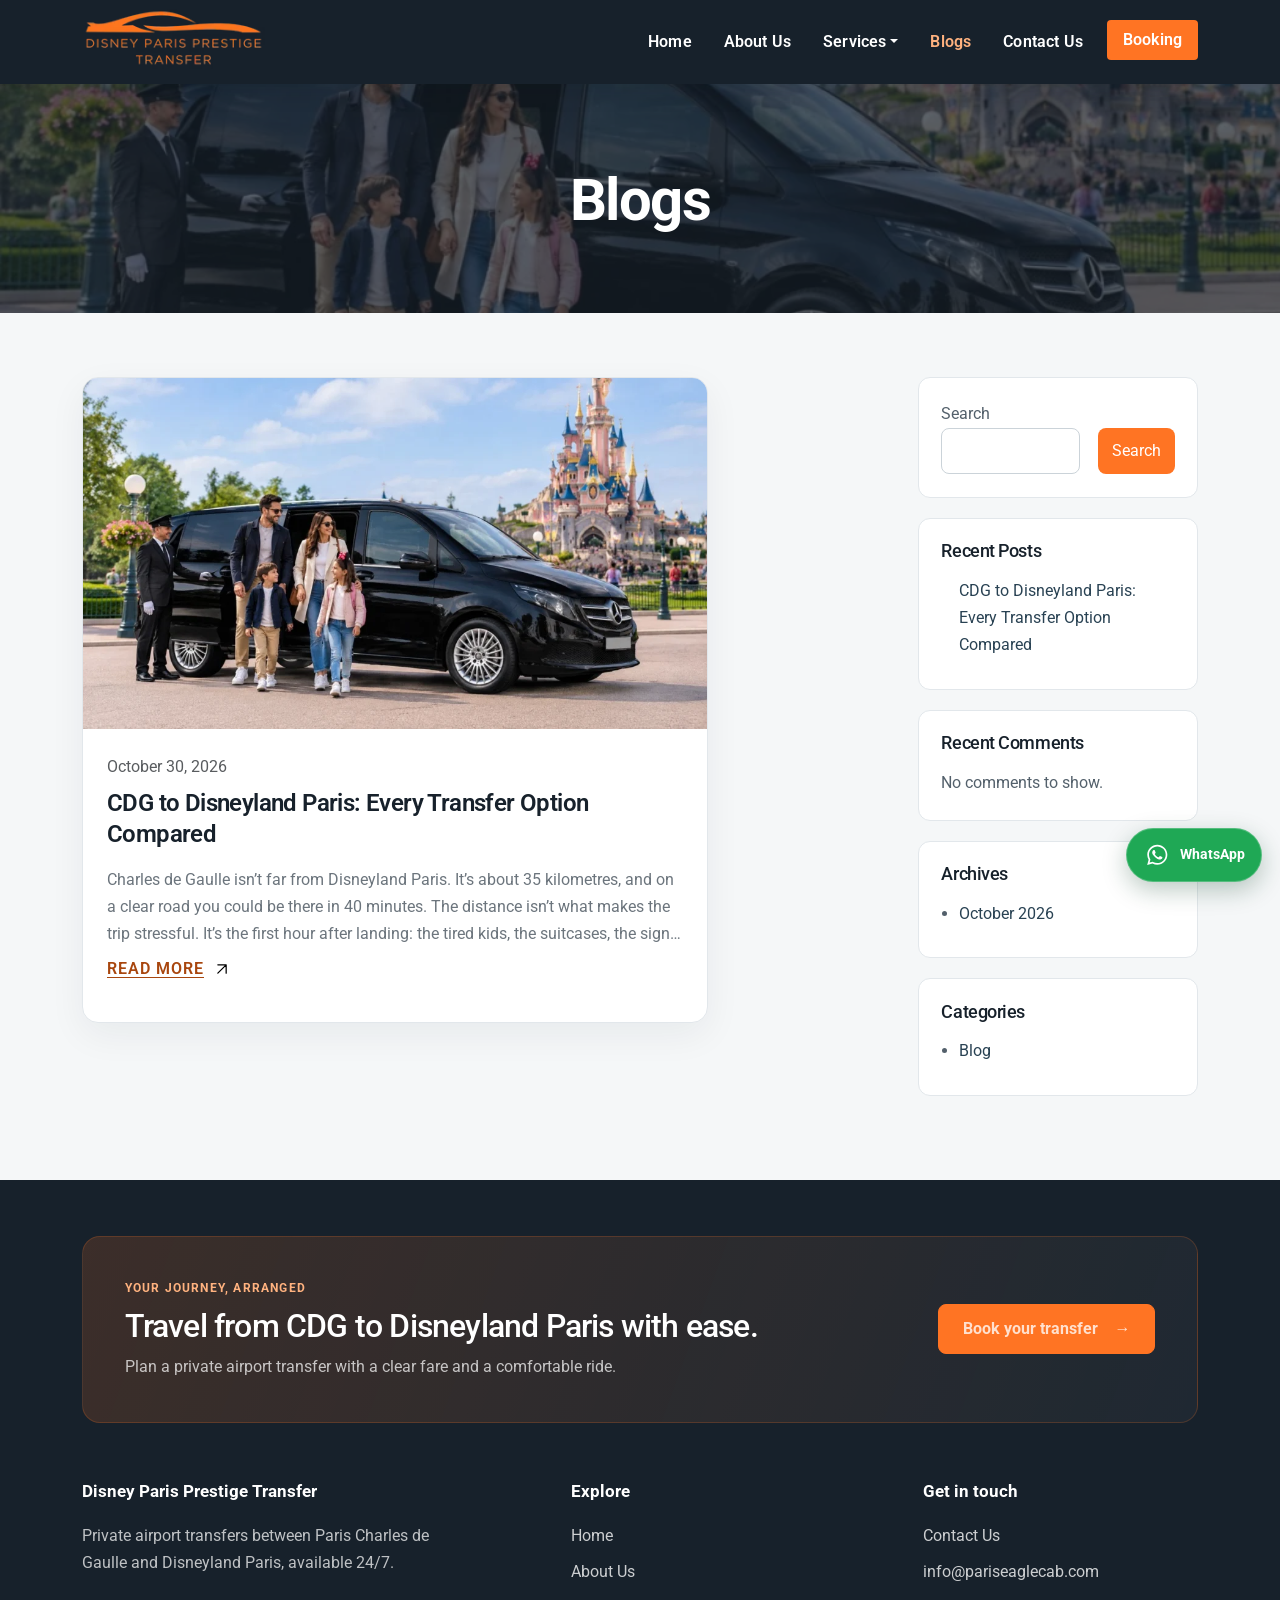
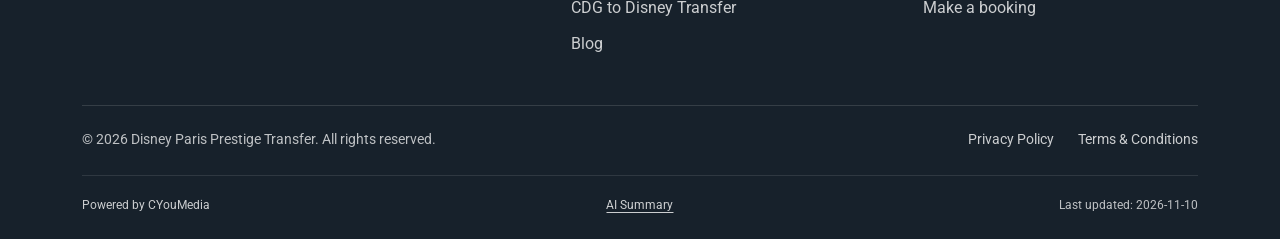
<file: blogs/index.html>
<!DOCTYPE html>
<html lang="en-US">
<head><link as="image" fetchpriority="high" imagesizes="100vw" imagesrcset="../images/dl_7bad09ebac6b.avif 200w" rel="preload" type="image/avif"/>
<meta charset="utf-8"/>
<meta content="IE=edge" http-equiv="X-UA-Compatible"/>
<meta content="width=device-width, minimum-scale=1.0, initial-scale=1, shrink-to-fit=no" name="viewport"/>
<meta content="#ff7423" name="theme-color"/>
<link href="../assets/media/542a4e6fe5c3.png" rel="icon" sizes="32x32"/>
<meta content="index, follow, max-image-preview:large, max-snippet:-1, max-video-preview:-1" name="robots"/>
<!-- This site is optimized with the Yoast SEO plugin v28.1 - https://yoast.com/product/yoast-seo-wordpress/ -->
<title>Blog | Disney Paris Prestige Transfer</title>
<meta content="Read our blog for tips on CDG to Disneyland Paris transfers, comparing options for a stress-free, private airport ride available 24/7." name="description"/>
<!-- / Yoast SEO plugin. -->
<style id="wp-img-auto-sizes-contain-inline-css" type="text/css">
img:is([sizes=auto i],[sizes^="auto," i]){contain-intrinsic-size:3000px 1500px}
/*# sourceURL=wp-img-auto-sizes-contain-inline-css */
</style>
<link href="../assets/css/3e08a085d8a9.css" id="ht_ctc_main_css-css" media="all" rel="stylesheet" type="text/css"/>
<style id="ht_ctc_main_css-inline-css" type="text/css">
.ht_ctc_entry_animation{animation-duration:0.4s;animation-fill-mode:both;animation-delay:0s;animation-iteration-count:1}@keyframes ht_ctc_anim_corner{0%{opacity:0;transform:scale(0)}100%{opacity:1;transform:scale(1)}}.ht_ctc_an_entry_corner{animation-name:ht_ctc_anim_corner;animation-timing-function:cubic-bezier(0.25,1,0.5,1);transform-origin:bottom var(--side,right)}
/*# sourceURL=ht_ctc_main_css-inline-css */
</style>
<style id="wp-emoji-styles-inline-css" type="text/css">

	img.wp-smiley, img.emoji {
		display: inline !important;
		border: none !important;
		box-shadow: none !important;
		height: 1em !important;
		width: 1em !important;
		margin: 0 0.07em !important;
		vertical-align: -0.1em !important;
		background: none !important;
		padding: 0 !important;
	}
/*# sourceURL=wp-emoji-styles-inline-css */
</style>
<link href="../assets/css/a0fd4d3f22b3.css" id="wp-block-library-css" media="all" rel="stylesheet" type="text/css"/>
<style id="classic-theme-styles-inline-css" type="text/css">
/*! This file is auto-generated */
.wp-block-button__link{color:#fff;background-color:#32373c;border-radius:9999px;box-shadow:none;text-decoration:none;padding:calc(.667em + 2px) calc(1.333em + 2px);font-size:1.125em}.wp-block-file__button{background:#32373c;color:#fff;text-decoration:none}
/*# sourceURL=/wp-includes/css/classic-themes.min.css */
</style>
<link href="../assets/css/386fbb57d359.css" id="hostinger-reach-subscription-block-css" media="all" rel="stylesheet" type="text/css"/>
<style id="global-styles-inline-css" type="text/css">
:root{--wp--preset--aspect-ratio--square: 1;--wp--preset--aspect-ratio--4-3: 4/3;--wp--preset--aspect-ratio--3-4: 3/4;--wp--preset--aspect-ratio--3-2: 3/2;--wp--preset--aspect-ratio--2-3: 2/3;--wp--preset--aspect-ratio--16-9: 16/9;--wp--preset--aspect-ratio--9-16: 9/16;--wp--preset--color--black: #000000;--wp--preset--color--cyan-bluish-gray: #abb8c3;--wp--preset--color--white: #ffffff;--wp--preset--color--pale-pink: #f78da7;--wp--preset--color--vivid-red: #cf2e2e;--wp--preset--color--luminous-vivid-orange: #ff6900;--wp--preset--color--luminous-vivid-amber: #fcb900;--wp--preset--color--light-green-cyan: #7bdcb5;--wp--preset--color--vivid-green-cyan: #00d084;--wp--preset--color--pale-cyan-blue: #8ed1fc;--wp--preset--color--vivid-cyan-blue: #0693e3;--wp--preset--color--vivid-purple: #9b51e0;--wp--preset--gradient--vivid-cyan-blue-to-vivid-purple: linear-gradient(135deg,rgb(6,147,227) 0%,rgb(155,81,224) 100%);--wp--preset--gradient--light-green-cyan-to-vivid-green-cyan: linear-gradient(135deg,rgb(122,220,180) 0%,rgb(0,208,130) 100%);--wp--preset--gradient--luminous-vivid-amber-to-luminous-vivid-orange: linear-gradient(135deg,rgb(252,185,0) 0%,rgb(255,105,0) 100%);--wp--preset--gradient--luminous-vivid-orange-to-vivid-red: linear-gradient(135deg,rgb(255,105,0) 0%,rgb(207,46,46) 100%);--wp--preset--gradient--very-light-gray-to-cyan-bluish-gray: linear-gradient(135deg,rgb(238,238,238) 0%,rgb(169,184,195) 100%);--wp--preset--gradient--cool-to-warm-spectrum: linear-gradient(135deg,rgb(74,234,220) 0%,rgb(151,120,209) 20%,rgb(207,42,186) 40%,rgb(238,44,130) 60%,rgb(251,105,98) 80%,rgb(254,248,76) 100%);--wp--preset--gradient--blush-light-purple: linear-gradient(135deg,rgb(255,206,236) 0%,rgb(152,150,240) 100%);--wp--preset--gradient--blush-bordeaux: linear-gradient(135deg,rgb(254,205,165) 0%,rgb(254,45,45) 50%,rgb(107,0,62) 100%);--wp--preset--gradient--luminous-dusk: linear-gradient(135deg,rgb(255,203,112) 0%,rgb(199,81,192) 50%,rgb(65,88,208) 100%);--wp--preset--gradient--pale-ocean: linear-gradient(135deg,rgb(255,245,203) 0%,rgb(182,227,212) 50%,rgb(51,167,181) 100%);--wp--preset--gradient--electric-grass: linear-gradient(135deg,rgb(202,248,128) 0%,rgb(113,206,126) 100%);--wp--preset--gradient--midnight: linear-gradient(135deg,rgb(2,3,129) 0%,rgb(40,116,252) 100%);--wp--preset--font-size--small: 13px;--wp--preset--font-size--medium: 20px;--wp--preset--font-size--large: 36px;--wp--preset--font-size--x-large: 42px;--wp--preset--spacing--20: 0.44rem;--wp--preset--spacing--30: 0.67rem;--wp--preset--spacing--40: 1rem;--wp--preset--spacing--50: 1.5rem;--wp--preset--spacing--60: 2.25rem;--wp--preset--spacing--70: 3.38rem;--wp--preset--spacing--80: 5.06rem;--wp--preset--shadow--natural: 6px 6px 9px rgba(0, 0, 0, 0.2);--wp--preset--shadow--deep: 12px 12px 50px rgba(0, 0, 0, 0.4);--wp--preset--shadow--sharp: 6px 6px 0px rgba(0, 0, 0, 0.2);--wp--preset--shadow--outlined: 6px 6px 0px -3px rgb(255, 255, 255), 6px 6px rgb(0, 0, 0);--wp--preset--shadow--crisp: 6px 6px 0px rgb(0, 0, 0);}:where(.is-layout-flex){gap: 0.5em;}:where(.is-layout-grid){gap: 0.5em;}body .is-layout-flex{display: flex;}.is-layout-flex{flex-wrap: wrap;align-items: center;}.is-layout-flex > :is(*, div){margin: 0;}body .is-layout-grid{display: grid;}.is-layout-grid > :is(*, div){margin: 0;}:where(.wp-block-columns.is-layout-flex){gap: 2em;}:where(.wp-block-columns.is-layout-grid){gap: 2em;}:where(.wp-block-post-template.is-layout-flex){gap: 1.25em;}:where(.wp-block-post-template.is-layout-grid){gap: 1.25em;}.has-black-color{color: var(--wp--preset--color--black) !important;}.has-cyan-bluish-gray-color{color: var(--wp--preset--color--cyan-bluish-gray) !important;}.has-white-color{color: var(--wp--preset--color--white) !important;}.has-pale-pink-color{color: var(--wp--preset--color--pale-pink) !important;}.has-vivid-red-color{color: var(--wp--preset--color--vivid-red) !important;}.has-luminous-vivid-orange-color{color: var(--wp--preset--color--luminous-vivid-orange) !important;}.has-luminous-vivid-amber-color{color: var(--wp--preset--color--luminous-vivid-amber) !important;}.has-light-green-cyan-color{color: var(--wp--preset--color--light-green-cyan) !important;}.has-vivid-green-cyan-color{color: var(--wp--preset--color--vivid-green-cyan) !important;}.has-pale-cyan-blue-color{color: var(--wp--preset--color--pale-cyan-blue) !important;}.has-vivid-cyan-blue-color{color: var(--wp--preset--color--vivid-cyan-blue) !important;}.has-vivid-purple-color{color: var(--wp--preset--color--vivid-purple) !important;}.has-black-background-color{background-color: var(--wp--preset--color--black) !important;}.has-cyan-bluish-gray-background-color{background-color: var(--wp--preset--color--cyan-bluish-gray) !important;}.has-white-background-color{background-color: var(--wp--preset--color--white) !important;}.has-pale-pink-background-color{background-color: var(--wp--preset--color--pale-pink) !important;}.has-vivid-red-background-color{background-color: var(--wp--preset--color--vivid-red) !important;}.has-luminous-vivid-orange-background-color{background-color: var(--wp--preset--color--luminous-vivid-orange) !important;}.has-luminous-vivid-amber-background-color{background-color: var(--wp--preset--color--luminous-vivid-amber) !important;}.has-light-green-cyan-background-color{background-color: var(--wp--preset--color--light-green-cyan) !important;}.has-vivid-green-cyan-background-color{background-color: var(--wp--preset--color--vivid-green-cyan) !important;}.has-pale-cyan-blue-background-color{background-color: var(--wp--preset--color--pale-cyan-blue) !important;}.has-vivid-cyan-blue-background-color{background-color: var(--wp--preset--color--vivid-cyan-blue) !important;}.has-vivid-purple-background-color{background-color: var(--wp--preset--color--vivid-purple) !important;}.has-black-border-color{border-color: var(--wp--preset--color--black) !important;}.has-cyan-bluish-gray-border-color{border-color: var(--wp--preset--color--cyan-bluish-gray) !important;}.has-white-border-color{border-color: var(--wp--preset--color--white) !important;}.has-pale-pink-border-color{border-color: var(--wp--preset--color--pale-pink) !important;}.has-vivid-red-border-color{border-color: var(--wp--preset--color--vivid-red) !important;}.has-luminous-vivid-orange-border-color{border-color: var(--wp--preset--color--luminous-vivid-orange) !important;}.has-luminous-vivid-amber-border-color{border-color: var(--wp--preset--color--luminous-vivid-amber) !important;}.has-light-green-cyan-border-color{border-color: var(--wp--preset--color--light-green-cyan) !important;}.has-vivid-green-cyan-border-color{border-color: var(--wp--preset--color--vivid-green-cyan) !important;}.has-pale-cyan-blue-border-color{border-color: var(--wp--preset--color--pale-cyan-blue) !important;}.has-vivid-cyan-blue-border-color{border-color: var(--wp--preset--color--vivid-cyan-blue) !important;}.has-vivid-purple-border-color{border-color: var(--wp--preset--color--vivid-purple) !important;}.has-vivid-cyan-blue-to-vivid-purple-gradient-background{background: var(--wp--preset--gradient--vivid-cyan-blue-to-vivid-purple) !important;}.has-light-green-cyan-to-vivid-green-cyan-gradient-background{background: var(--wp--preset--gradient--light-green-cyan-to-vivid-green-cyan) !important;}.has-luminous-vivid-amber-to-luminous-vivid-orange-gradient-background{background: var(--wp--preset--gradient--luminous-vivid-amber-to-luminous-vivid-orange) !important;}.has-luminous-vivid-orange-to-vivid-red-gradient-background{background: var(--wp--preset--gradient--luminous-vivid-orange-to-vivid-red) !important;}.has-very-light-gray-to-cyan-bluish-gray-gradient-background{background: var(--wp--preset--gradient--very-light-gray-to-cyan-bluish-gray) !important;}.has-cool-to-warm-spectrum-gradient-background{background: var(--wp--preset--gradient--cool-to-warm-spectrum) !important;}.has-blush-light-purple-gradient-background{background: var(--wp--preset--gradient--blush-light-purple) !important;}.has-blush-bordeaux-gradient-background{background: var(--wp--preset--gradient--blush-bordeaux) !important;}.has-luminous-dusk-gradient-background{background: var(--wp--preset--gradient--luminous-dusk) !important;}.has-pale-ocean-gradient-background{background: var(--wp--preset--gradient--pale-ocean) !important;}.has-electric-grass-gradient-background{background: var(--wp--preset--gradient--electric-grass) !important;}.has-midnight-gradient-background{background: var(--wp--preset--gradient--midnight) !important;}.has-small-font-size{font-size: var(--wp--preset--font-size--small) !important;}.has-medium-font-size{font-size: var(--wp--preset--font-size--medium) !important;}.has-large-font-size{font-size: var(--wp--preset--font-size--large) !important;}.has-x-large-font-size{font-size: var(--wp--preset--font-size--x-large) !important;}
:where(.wp-block-post-template.is-layout-flex){gap: 1.25em;}:where(.wp-block-post-template.is-layout-grid){gap: 1.25em;}
:where(.wp-block-term-template.is-layout-flex){gap: 1.25em;}:where(.wp-block-term-template.is-layout-grid){gap: 1.25em;}
:where(.wp-block-columns.is-layout-flex){gap: 2em;}:where(.wp-block-columns.is-layout-grid){gap: 2em;}
:root :where(.wp-block-pullquote){font-size: 1.5em;line-height: 1.6;}
/*# sourceURL=global-styles-inline-css */
</style>
<link href="../assets/css/28e4bacf16ab.css" id="contact-form-7-css" media="all" rel="stylesheet" type="text/css"/>
<link href="../assets/css/0710e02f9a86.css" id="bootstrap-css-css" media="all" rel="stylesheet" type="text/css"/>
<link href="../assets/css/cef2a3185101.css" id="aos-css-css" media="all" rel="stylesheet" type="text/css"/>
<link href="../assets/css/c2e49b80783c.css" id="owl-carousel-css-css" media="all" rel="stylesheet" type="text/css"/>
<link href="../assets/css/abaeda034649.css" id="owl-theme-default-css" media="all" rel="stylesheet" type="text/css"/>
<link href="../assets/css/89563f12f903.css" id="base-css-css" media="all" rel="stylesheet" type="text/css"/>
<link href="../assets/css/b5af59549f97.css" id="main-style-css" media="all" rel="stylesheet" type="text/css"/>
<link href="https://disneyparisprestigetransfer.com/wp-json/" rel="https://api.w.org/"/><link href="https://disneyparisprestigetransfer.com/xmlrpc.php?rsd" rel="EditURI" title="RSD" type="application/rsd+xml"/>
<meta content="WordPress 6.9.11" name="generator"/>
<meta content="https://disneyparisprestigetransfer.com/blog/transfer-options-for-cdg-to-disneyland-paris/" name="og:url"/><meta content="Elementor 4.3.6; features: e_font_icon_svg, additional_custom_breakpoints; settings: css_print_method-external, google_font-enabled, font_display-swap" name="generator"/>
<style>
				.e-con.e-parent:nth-of-type(n+4):not(.e-lazyloaded):not(.e-no-lazyload),
				.e-con.e-parent:nth-of-type(n+4):not(.e-lazyloaded):not(.e-no-lazyload) * {
					background-image: none !important;
				}
				@media screen and (max-height: 1024px) {
					.e-con.e-parent:nth-of-type(n+3):not(.e-lazyloaded):not(.e-no-lazyload),
					.e-con.e-parent:nth-of-type(n+3):not(.e-lazyloaded):not(.e-no-lazyload) * {
						background-image: none !important;
					}
				}
				@media screen and (max-height: 640px) {
					.e-con.e-parent:nth-of-type(n+2):not(.e-lazyloaded):not(.e-no-lazyload),
					.e-con.e-parent:nth-of-type(n+2):not(.e-lazyloaded):not(.e-no-lazyload) * {
						background-image: none !important;
					}
				}
			</style>
<link href="../assets/media/b298378da982.png" rel="icon" sizes="32x32"/>
<link href="../assets/media/06e483ebc902.png" rel="icon" sizes="192x192"/>
<link href="../assets/media/810247063a4e.png" rel="apple-touch-icon"/>
<meta content="https://disneyparisprestigetransfer.com/wp-content/uploads/2026/03/cropped-favicon-270x270.png" name="msapplication-TileImage"/>
<style id="kirki-inline-styles"></style><style id="ceyou-static-reveal">[data-animation-role],[data-animation-role] *{opacity:1!important;transform:none!important;visibility:visible!important;}img[data-src],img[data-image]{opacity:1!important;visibility:visible!important;}.main-content{opacity:1!important;}.main-content .shopify-section{display:inherit!important;}</style><link href="https://disneyparisprestigetransfer.com/blogs" rel="canonical"/><meta content="Blog | Disney Paris Prestige Transfer" property="og:title"/><meta content="Blog | Disney Paris Prestige Transfer" name="twitter:title"/><meta content="Read our blog for tips on CDG to Disneyland Paris transfers, comparing options for a stress-free, private airport ride available 24/7." property="og:description"/><meta content="Read our blog for tips on CDG to Disneyland Paris transfers, comparing options for a stress-free, private airport ride available 24/7." name="twitter:description"/><meta content="website" property="og:type"/><meta content="https://disneyparisprestigetransfer.com/blogs" property="og:url"/><meta content="summary_large_image" name="twitter:card"/><meta content="https://disneyparisprestigetransfer.com/images/og/dl_bf87fea04b2e.jpg" property="og:image"/><meta content="https://disneyparisprestigetransfer.com/images/og/dl_bf87fea04b2e.jpg" name="twitter:image"/><style data-ceyou-interactivity="">
/* ceyou-interactivity-css:v1 — state styles for the interactivity bundle */
.nav-open{overflow:hidden;}
.nav-menu.is-open,.navbar-collapse.is-open,.site-nav.is-open,#mySidenav.is-open{display:block;}
.ceyou-force-nav{display:flex!important;flex-direction:column;gap:.5rem;}
.js-slider{position:relative;overflow:hidden;}
.js-slider .slide,.js-slider .carousel-item,.js-slider .slider-item,.js-slider [data-slide]{display:none;}
.js-slider .slide.is-active,.js-slider .carousel-item.is-active,.js-slider .slider-item.is-active,.js-slider [data-slide].is-active{display:block;animation:ceyou-fade .4s ease;}
.js-slider [data-slide]:not(.is-active){display:none!important;}
.js-slider [data-slide]{float:none;width:100%;max-width:none;}
.js-slider [data-slider-track]{transform:none!important;width:auto!important;}
[data-slider] [data-slider-track]{transform:none!important;width:auto!important;}[data-slider]:not([data-slider-strip]) [data-slide]{float:none!important;width:100%!important;}[data-slider-strip] [data-slider-track]{display:flex!important;flex-wrap:nowrap!important;overflow-x:auto;scroll-snap-type:x mandatory;gap:var(--ceyou-gap,0px);scrollbar-width:none;}[data-slider-strip] [data-slider-track]::-webkit-scrollbar{display:none;}[data-slider-strip] [data-slide]{flex:0 0 calc((100% - (var(--ceyou-per-view,1) - 1) * var(--ceyou-gap,0px)) / var(--ceyou-per-view,1))!important;width:auto!important;max-width:none!important;float:none!important;scroll-snap-align:start;}[data-slider-strip] [data-slider-dots]{display:none!important;}
@keyframes ceyou-fade{from{opacity:.4}to{opacity:1}}
.slider-prev,.slider-next{position:absolute;top:50%;transform:translateY(-50%);z-index:2;border:0;cursor:pointer;width:42px;height:42px;border-radius:50%;background:rgba(17,17,17,.45);color:#fff;font-size:1.6rem;line-height:1;display:flex;align-items:center;justify-content:center;}
.slider-prev{left:12px;}.slider-next{right:12px;}
.slider-prev:hover,.slider-next:hover{background:rgba(17,17,17,.7);}
.slider-dots{position:absolute;left:0;right:0;bottom:12px;display:flex;gap:8px;justify-content:center;z-index:2;}
.slider-dots button{width:10px;height:10px;padding:0;border:0;border-radius:50%;background:rgba(255,255,255,.55);cursor:pointer;}
.slider-dots button.is-active{background:#fff;}
.modal{display:none;position:fixed;inset:0;z-index:1000;align-items:center;justify-content:center;background:rgba(0,0,0,.6);padding:1rem;}
.modal.is-open{display:flex;}
.modal-open{overflow:hidden;}
.ceyou-lightbox{display:none;position:fixed;inset:0;z-index:1100;background:rgba(0,0,0,.85);cursor:zoom-out;}
.ceyou-lightbox.is-open{display:flex;align-items:center;justify-content:center;padding:2vmin;}
.ceyou-lightbox img{max-width:96vw;max-height:96vh;object-fit:contain;}
.ceyou-toasts{position:fixed;left:50%;bottom:24px;transform:translateX(-50%);z-index:1200;display:flex;flex-direction:column;gap:8px;pointer-events:none;}
.ceyou-toast{background:#111;color:#fff;padding:.7rem 1.1rem;border-radius:8px;font-size:.95rem;box-shadow:0 6px 24px rgba(0,0,0,.25);opacity:0;transform:translateY(12px);transition:opacity .3s,transform .3s;}
.ceyou-toast.is-visible{opacity:1;transform:translateY(0);}
.ceyou-field-error{display:block;color:#c0392b;font-size:.82rem;margin-top:.25rem;min-height:1em;}
.ceyou-invalid{border-color:#c0392b!important;outline-color:#c0392b;}
.ceyou-hp{position:absolute!important;left:-9999px!important;top:auto!important;width:1px!important;height:1px!important;overflow:hidden!important;}
.ceyou-cart-drawer{position:fixed;top:0;right:0;height:100%;width:min(360px,90vw);background:#fff;color:#111;box-shadow:-8px 0 28px rgba(0,0,0,.2);transform:translateX(100%);transition:transform .3s ease;z-index:1300;display:flex;flex-direction:column;}
.ceyou-cart-drawer.is-open{transform:translateX(0);}
.ceyou-cart-head{display:flex;align-items:center;justify-content:space-between;padding:1rem;border-bottom:1px solid #eee;}
.ceyou-cart-close{border:0;background:none;font-size:1.5rem;line-height:1;cursor:pointer;}
.ceyou-cart-items{flex:1;overflow:auto;padding:.5rem 1rem;}
.ceyou-cart-row{display:flex;align-items:center;gap:.5rem;padding:.5rem 0;border-bottom:1px solid #f1f1f1;}
.ceyou-cart-name{flex:1;}
.ceyou-cart-remove{border:0;background:none;cursor:pointer;color:#999;font-size:1.1rem;}
.ceyou-cart-empty{color:#888;}
.ceyou-cart-foot{padding:1rem;border-top:1px solid #eee;font-weight:600;}
@media(prefers-reduced-motion:reduce){.js-slider .is-active{animation:none;}.ceyou-toast{transition:none;}.ceyou-cart-drawer{transition:none;}}
.fade-in-up,.fade-in,.scroll-reveal,[data-reveal]{opacity:1;transform:none;}
@media(prefers-reduced-motion:no-preference){html.ceyou-reveal-ready .fade-in-up,html.ceyou-reveal-ready .fade-in,html.ceyou-reveal-ready .scroll-reveal,html.ceyou-reveal-ready [data-reveal]{opacity:0;animation:none;transition:opacity 300ms ease;will-change:opacity;}
html.ceyou-reveal-ready .fade-in-up.is-visible,html.ceyou-reveal-ready .fade-in.is-visible,html.ceyou-reveal-ready .scroll-reveal.is-visible,html.ceyou-reveal-ready [data-reveal].is-visible{opacity:1;}}
</style><meta content="image/jpeg" property="og:image:type"/><meta content="1024" property="og:image:width"/><meta content="575" property="og:image:height"/><meta content="CDG to Disneyland Paris Transfer Options" property="og:image:alt"/><meta content="CDG to Disneyland Paris Transfer Options" name="twitter:image:alt"/><meta content="en_US" property="og:locale"/><script data-ceyou-file-nav>(function(){if(location.protocol!=='file:')return;function fix(a){var h=a.getAttribute('href');if(!h||/^([a-z][a-z0-9+.-]*:|\/|#)/i.test(h))return;var m=/^([^?#]*)(.*)$/.exec(h);if(m[1].slice(-1)!=='/')return;a.setAttribute('href',m[1]+'index.html'+m[2]);}document.addEventListener('DOMContentLoaded',function(){var l=document.querySelectorAll('a[href]');for(var i=0;i<l.length;i++)fix(l[i]);});document.addEventListener('click',function(e){var a=e.target&&e.target.closest?e.target.closest('a[href]'):null;if(a)fix(a);},true);})();</script><link href="../assets/css/site-refresh.css" rel="stylesheet" type="text/css"/></head>
<body class="blog wp-custom-logo wp-theme-cms-taxi-booking elementor-default elementor-kit-47">
<style>
.navbar .nav-item .nav-link {
  font-size: 1rem;
  text-transform: capitalize; 
  white-space: nowrap;
}
#menu-primary-menu li:last-child a {
    background-color: var(--brand);
    color: var(--white); 
    border-radius: .25rem;
    padding: .5rem 1rem;
    line-height: 1.5; 
}
#menu-primary-menu li:last-child a:hover {
    background-color: var(--white);
    color: var(--brand);  
}
	@media (max-width:991px) {
		.navbar-nav .dropdown-menu {
			text-align:center;
		}
	}
</style>
<header class="site-header position-fixed top-0 start-0 end-0" id="mainNav">
<nav class="navbar navbar-expand-lg py-0">
<div class="container">
<div class="navbar-brand">
<a aria-label="disney paris prestige transfer" class="custom-logo-link" href="../" rel="home"><picture><source sizes="100vw" srcset="../images/dl_7bad09ebac6b.avif 200w" type="image/avif"/><source sizes="100vw" srcset="../images/dl_7bad09ebac6b.webp 200w" type="image/webp"/><img alt="disney paris prestige transfer" class="custom-logo" decoding="async" fetchpriority="high" height="70" loading="eager" referrerpolicy="no-referrer" src="../images/dl_7bad09ebac6b.webp" width="200"/></picture></a> </div>
<button aria-controls="navbarSupportedContent" aria-expanded="false" aria-label="Toggle navigation" class="navbar-toggler p-1" data-bs-target="#navbarSupportedContent" data-bs-toggle="collapse" type="button">
<svg height="2em" viewbox="0 0 36 36" width="2em" xmlns="http://www.w3.org/2000/svg"><path class="clr-i-outline clr-i-outline-path-1" d="M32 29H4a1 1 0 0 1 0-2h28a1 1 0 0 1 0 2" fill="#fff"></path><path class="clr-i-outline clr-i-outline-path-2" d="M32 19H4a1 1 0 0 1 0-2h28a1 1 0 0 1 0 2" fill="#fff"></path><path class="clr-i-outline clr-i-outline-path-3" d="M32 9H4a1 1 0 0 1 0-2h28a1 1 0 0 1 0 2" fill="#fff"></path><path d="M0 0h36v36H0z" fill="none"></path></svg>
</button>
<div class="collapse navbar-collapse" id="navbarSupportedContent">
<ul class="navbar-nav ms-auto mb-2 mb-lg-0" id="menu-primary-menu"><li class="home-page menu-item menu-item-type-custom menu-item-object-custom nav-item"><a class="nav-link" href="../">Home</a></li>
<li class="about-us menu-item menu-item-type-custom menu-item-object-custom nav-item"><a class="nav-link" href="../about-us/">About Us</a></li>
<li class="menu-item menu-item-type-post_type menu-item-object-page menu-item-has-children nav-item dropdown"><a class="nav-link dropdown-toggle" href="../services/">Services</a><ul class="dropdown-menu"><li class="menu-item menu-item-type-post_type menu-item-object-page nav-item"><a class="nav-link" href="../cdg-to-disney-cab-transfer/">CDG to Disney Cab Transfer</a></li>
</ul>
</li>
<li class="blogs menu-item menu-item-type-post_type menu-item-object-page current-menu-item page_item page-item-22 current_page_item current_page_parent nav-item"><a class="nav-link" href="./">Blogs</a></li>
<li class="menu-item menu-item-type-post_type menu-item-object-page nav-item"><a class="nav-link" href="../contact-us/">Contact Us</a></li>
<li class="menu-item menu-item-type-custom menu-item-object-custom nav-item"><a class="nav-link" href="https://www.pariseaglecab.com/">Booking</a></li>
</ul>
</div>
</div>
</nav>
</header>
<main class="site-main" id="main-content"><div class="bg-dark subpage__header position-relative index__php">
<img alt="CDG to Disneyland Paris Transfer Options" class="img-fluid w-100 position-absolute top-0 start-0 w-100 h-100 object-fit-cover z-0 wp-post-image" decoding="async" fetchpriority="high" height="575" referrerpolicy="no-referrer" sizes="(max-width: 1024px) 100vw, 1024px" src="../images/dl_bf87fea04b2e.webp" srcset="../assets/media/4099dba472b7.webp 1024w, ../assets/media/8f6981261fc5.webp 300w, ../assets/media/7eb71d3dc83a.webp 768w, ../assets/media/5576a1f30e4c.webp 800w, ../assets/media/aee492c07796.webp 460w, ../assets/media/a34c39371349.webp 1171w" width="1024"/>
<div class="position-absolute top-0 end-0 w-100 h-100 bg-dark opacity-75 z-1"></div>
<div class="container position-relative z-3">
<h1 class="text-white fw-medium mb-0 text-center test aos-init aos-animate" data-aos="fade-up">
            Blogs        </h1>
</div>
</div>
<!-- SHOWING BLOGS LISTS -->
<div class="content-area py-5 bg-light">
<div class="container">
<div class="content-layout">
<main class="main-content">
<div class="row row-cols-1 row-cols-md-2 row-cols-lg-3 g-4"><article class="mb-0 blog__card post-23853 post type-post status-publish format-standard has-post-thumbnail hentry category-blog tag-cdg-to-disneyland-paris tag-private-transfer tag-travel" id="post-23853">
<div class="mb-3 position-relative card round border-light rounded-4 overflow-hidden">
<a aria-label="CDG to Disneyland Paris Transfer Options" class="d-block ratio ratio-16x9" href="../blog/transfer-options-for-cdg-to-disneyland-paris/">
<img alt="CDG to Disneyland Paris Transfer Options" class="img-fluid object-fit-cover w-100 wp-post-image" decoding="async" height="575" referrerpolicy="no-referrer" sizes="(max-width: 1024px) 100vw, 1024px" src="../images/dl_bf87fea04b2e.webp" srcset="../assets/media/4099dba472b7.webp 1024w, ../assets/media/8f6981261fc5.webp 300w, ../assets/media/7eb71d3dc83a.webp 768w, ../assets/media/5576a1f30e4c.webp 800w, ../assets/media/aee492c07796.webp 460w, ../assets/media/a34c39371349.webp 1171w" width="1024"/> </a>
<div class="card-body">
<div class="text-muted mb-2">October 30, 2026</div>
<div class="mb-3">
<h3 aria-level="2" class="fs-4 fw-semibold blog__card__title" data-ceyou-heading-level="3">
<a href="../blog/transfer-options-for-cdg-to-disneyland-paris/">
                        CDG to Disneyland Paris: Every Transfer Option Compared                    </a>
</h3>
</div>
<div class="entry-content ellipsis-3 blog__card__excerpt text-secondary">
<p>Charles de Gaulle isn’t far from Disneyland Paris. It’s about 35 kilometres, and on a clear road you could be there in 40 minutes. The distance isn’t what makes the trip stressful. It’s the first hour after landing: the tired kids, the suitcases, the signs in a language you may not read, and a long […]</p>
</div>
<a class="btn-link blog__card__read__more mt-2 text-uppercase d-inline-flex align-items-center gap-2 fw-semibold" href="../blog/transfer-options-for-cdg-to-disneyland-paris/">
                Read More
                <svg height="1.25em" viewbox="0 0 24 24" width="1.25em" xmlns="http://www.w3.org/2000/svg"><path d="M7 7h10m0 0v10m0-10L7 17" fill="none" stroke="#000" stroke-linecap="round" stroke-linejoin="round" stroke-width="1.5"></path></svg>
</a>
</div>
</div>
</article>
</div> </main>
<aside class="sidebar-area">
<div class="sidebar">
<div class="widget widget_block widget_search" id="block-2"><form action="https://disneyparisprestigetransfer.com/" class="wp-block-search__button-outside wp-block-search__text-button wp-block-search" method="get" role="search"><label class="wp-block-search__label" for="wp-block-search__input-1">Search</label><div class="wp-block-search__inside-wrapper"><input class="wp-block-search__input" id="wp-block-search__input-1" name="s" placeholder="" required="" type="search" value=""/><button aria-label="Search" class="wp-block-search__button wp-element-button" type="submit">Search</button></div></form></div><div class="widget widget_block" id="block-3"><div class="wp-block-group"><div class="wp-block-group__inner-container is-layout-flow wp-block-group-is-layout-flow"><h2 class="wp-block-heading">Recent Posts</h2><ul class="wp-block-latest-posts__list wp-block-latest-posts"><li><a class="wp-block-latest-posts__post-title" href="../blog/transfer-options-for-cdg-to-disneyland-paris/">CDG to Disneyland Paris: Every Transfer Option Compared</a></li>
</ul></div></div></div><div class="widget widget_block" id="block-4"><div class="wp-block-group"><div class="wp-block-group__inner-container is-layout-flow wp-block-group-is-layout-flow"><h2 class="wp-block-heading">Recent Comments</h2><div class="no-comments wp-block-latest-comments">No comments to show.</div></div></div></div><div class="widget widget_block" id="block-5"><div class="wp-block-group"><div class="wp-block-group__inner-container is-layout-flow wp-block-group-is-layout-flow"><h2 class="wp-block-heading">Archives</h2><ul class="wp-block-archives-list wp-block-archives"> <li><a href="https://disneyparisprestigetransfer.com/blog/2026/10">October 2026</a></li>
</ul></div></div></div><div class="widget widget_block" id="block-6"><div class="wp-block-group"><div class="wp-block-group__inner-container is-layout-flow wp-block-group-is-layout-flow"><h2 class="wp-block-heading">Categories</h2><ul class="wp-block-categories-list wp-block-categories"> <li class="cat-item cat-item-7"><a href="https://disneyparisprestigetransfer.com/blog/category/blog">Blog</a>
</li>
</ul></div></div></div></div> </aside>
</div>
</div>
</div>
</main><!-- End main-content -->
<footer class="site-footer site-footer--refined">
  <div class="container">
    <div class="footer-cta">
      <div>
        <p class="footer-eyebrow">Your journey, arranged</p>
        <h2>Travel from CDG to Disneyland Paris with ease.</h2>
        <p>Plan a private airport transfer with a clear fare and a comfortable ride.</p>
      </div>
      <a class="btn btn-primary" href="https://www.pariseaglecab.com/">Book your transfer <span aria-hidden="true">→</span></a>
    </div>
    <div class="footer-main">
      <div class="footer-brand">
        <p class="footer-heading">Disney Paris Prestige Transfer</p>
        <p>Private airport transfers between Paris Charles de Gaulle and Disneyland Paris, available 24/7.</p>
      </div>
      <nav aria-label="Footer navigation">
        <p class="footer-heading">Explore</p>
        <ul>
          <li><a href="../">Home</a></li>
          <li><a href="../about-us/">About Us</a></li>
          <li><a href="../cdg-to-disney-cab-transfer/">CDG to Disney Transfer</a></li>
          <li><a href="../blogs/">Blog</a></li>
        </ul>
      </nav>
      <div>
        <p class="footer-heading">Get in touch</p>
        <ul>
          <li><a href="../contact-us/">Contact Us</a></li>
          <li><a href="mailto:info@pariseaglecab.com">info@pariseaglecab.com</a></li>
          <li><a href="https://www.pariseaglecab.com/">Make a booking</a></li>
        </ul>
      </div>
    </div>
    <div class="footer-legal">
      <p>© 2026 Disney Paris Prestige Transfer. All rights reserved.</p>
      <nav aria-label="Legal information">
        <a href="../privacy-policy/">Privacy Policy</a>
        <a href="../terms-conditions/">Terms &amp; Conditions</a>
      </nav>
    </div>
    <div class="footer-meta">
      <a class="footer-credit" href="https://cyoumedia.com/" rel="nofollow noopener noreferrer" target="_blank">Powered by CYouMedia</a>
      <details class="ceyou-aeo" id="ai-summary">
        <summary class="ceyou-aeo-link">AI Summary</summary>
        <div class="ceyou-aeo-panel">
          <ul>
            <li>Private transfers connect Paris Charles de Gaulle Airport and Disneyland Paris.</li>
            <li>Book a fixed-price ride with a private chauffeur and a comfortable vehicle.</li>
            <li>Transfers are available around the clock.</li>
          </ul>
        </div>
      </details>
      <p class="last-updated" data-last-updated="2026-11-10">Last updated: <time datetime="2026-11-10">2026-11-10</time></p>
    </div>
  </div>
</footer>
<!-- <button onclick="topFunction()" id="backTop" class="btn backTop justify-content-center align-items-center p-0 bg-primary" title="Go to top" style="display: flex;">
        <svg xmlns="http://www.w3.org/2000/svg" width="96" height="96" viewBox="0 0 24 24"><path fill="#292929" d="M11.5 19V6.921l-5.792 5.792L5 12l7-7l7 7l-.708.713L12.5 6.921V19z"></path></svg>
    </button> -->
<a class="whatsapp-widget" href="https://wa.me/33698842828?text=Hello%2C%20I%27d%20like%20to%20ask%20about%20a%20Disneyland%20Paris%20transfer." target="_blank" rel="noopener noreferrer" aria-label="Chat with us on WhatsApp">
  <img src="../assets/images/whatsapp.svg" alt="" width="28" height="28" aria-hidden="true"/>
  <span>WhatsApp</span>
</a>
<script id="wp-emoji-settings" type="application/json">
{"baseUrl":"https://s.w.org/images/core/emoji/17.0.2/72x72/","ext":".png","svgUrl":"https://s.w.org/images/core/emoji/17.0.2/svg/","svgExt":".svg","source":{"concatemoji":"https://disneyparisprestigetransfer.com/wp-includes/js/wp-emoji-release.min.js?ver=6.9.11"}}
</script>
<script type="application/ld+json">{
  "@context": "https://schema.org",
  "@graph": [
    {
      "@type": "Organization",
      "name": "Disneyland Paris airport transfer",
      "url": "https://disneyparisprestigetransfer.com",
      "description": "Disney Paris Prestige Transfer provides private, reliable airport transfers from Paris Charles de Gaulle to Disneyland Paris, available 24/7.",
      "email": "info@pariseaglecab.com",
      "@id": "https://disneyparisprestigetransfer.com/#organization",
      "areaServed": [
        {
          "@type": "AdministrativeArea",
          "name": "Switzerland"
        }
      ]
    },
    {
      "@type": "WebSite",
      "@id": "https://disneyparisprestigetransfer.com/#website",
      "url": "https://disneyparisprestigetransfer.com/",
      "name": "Disneyland Paris airport transfer",
      "publisher": {
        "@id": "https://disneyparisprestigetransfer.com/#organization"
      }
    },
    {
      "@type": "WebPage",
      "@id": "https://disneyparisprestigetransfer.com/blogs#webpage",
      "url": "https://disneyparisprestigetransfer.com/blogs",
      "isPartOf": {
        "@id": "https://disneyparisprestigetransfer.com/#website"
      },
      "about": {
        "@id": "https://disneyparisprestigetransfer.com/#organization"
      },
      "publisher": {
        "@id": "https://disneyparisprestigetransfer.com/#organization"
      },
      "author": {
        "@id": "https://disneyparisprestigetransfer.com/#organization"
      },
      "name": "Blog | Disney Paris Prestige Transfer",
      "datePublished": "2026-11-10",
      "dateModified": "2026-11-10",
      "mainEntity": {
        "@type": "Blog",
        "blogPost": [
          {
            "@type": "BlogPosting",
            "headline": "CDG to Disneyland Paris: Every Transfer Option Compared",
            "datePublished": "2026-10-30",
            "url": "https://disneyparisprestigetransfer.com/blogs"
          }
        ]
      }
    }
  ]
}</script><script data-avp="summary" type="application/ld+json">{
  "@context": "https://schema.org",
  "@type": "ItemList",
  "name": "Key takeaways",
  "itemListElement": [
    {
      "@type": "ListItem",
      "position": 1,
      "name": "Read our blog for tips on CDG to Disneyland Paris transfers, comparing options for a stress-free, private airport ride available 24/7."
    },
    {
      "@type": "ListItem",
      "position": 2,
      "name": "Charles de Gaulle isn’t far from Disneyland Paris. It’s about 35 kilometres, and on a clear road you could be there in 40 minutes. The distance isn’t what makes the trip stressful. It’s the first…"
    }
  ]
}</script><script data-ceyou-interactivity="" defer="" src="../script.min.js"></script></body>
</html>
</file>
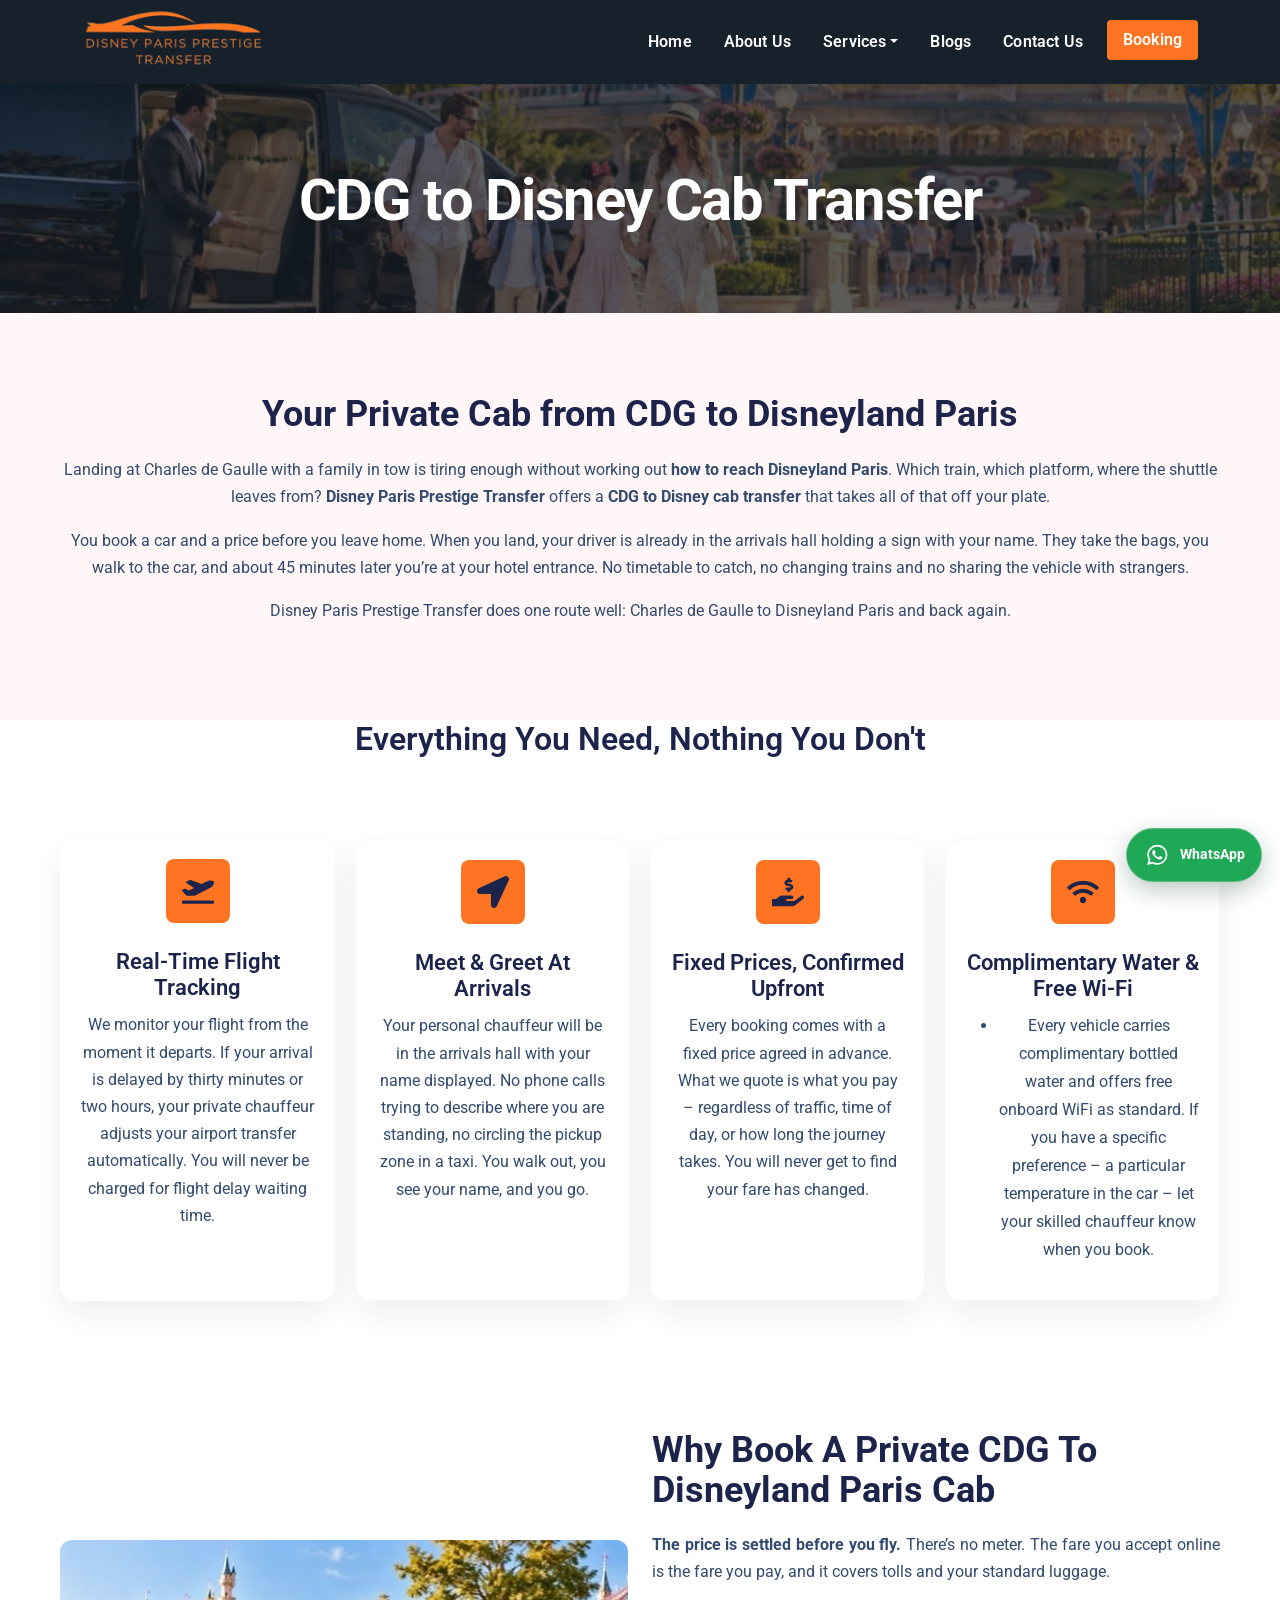
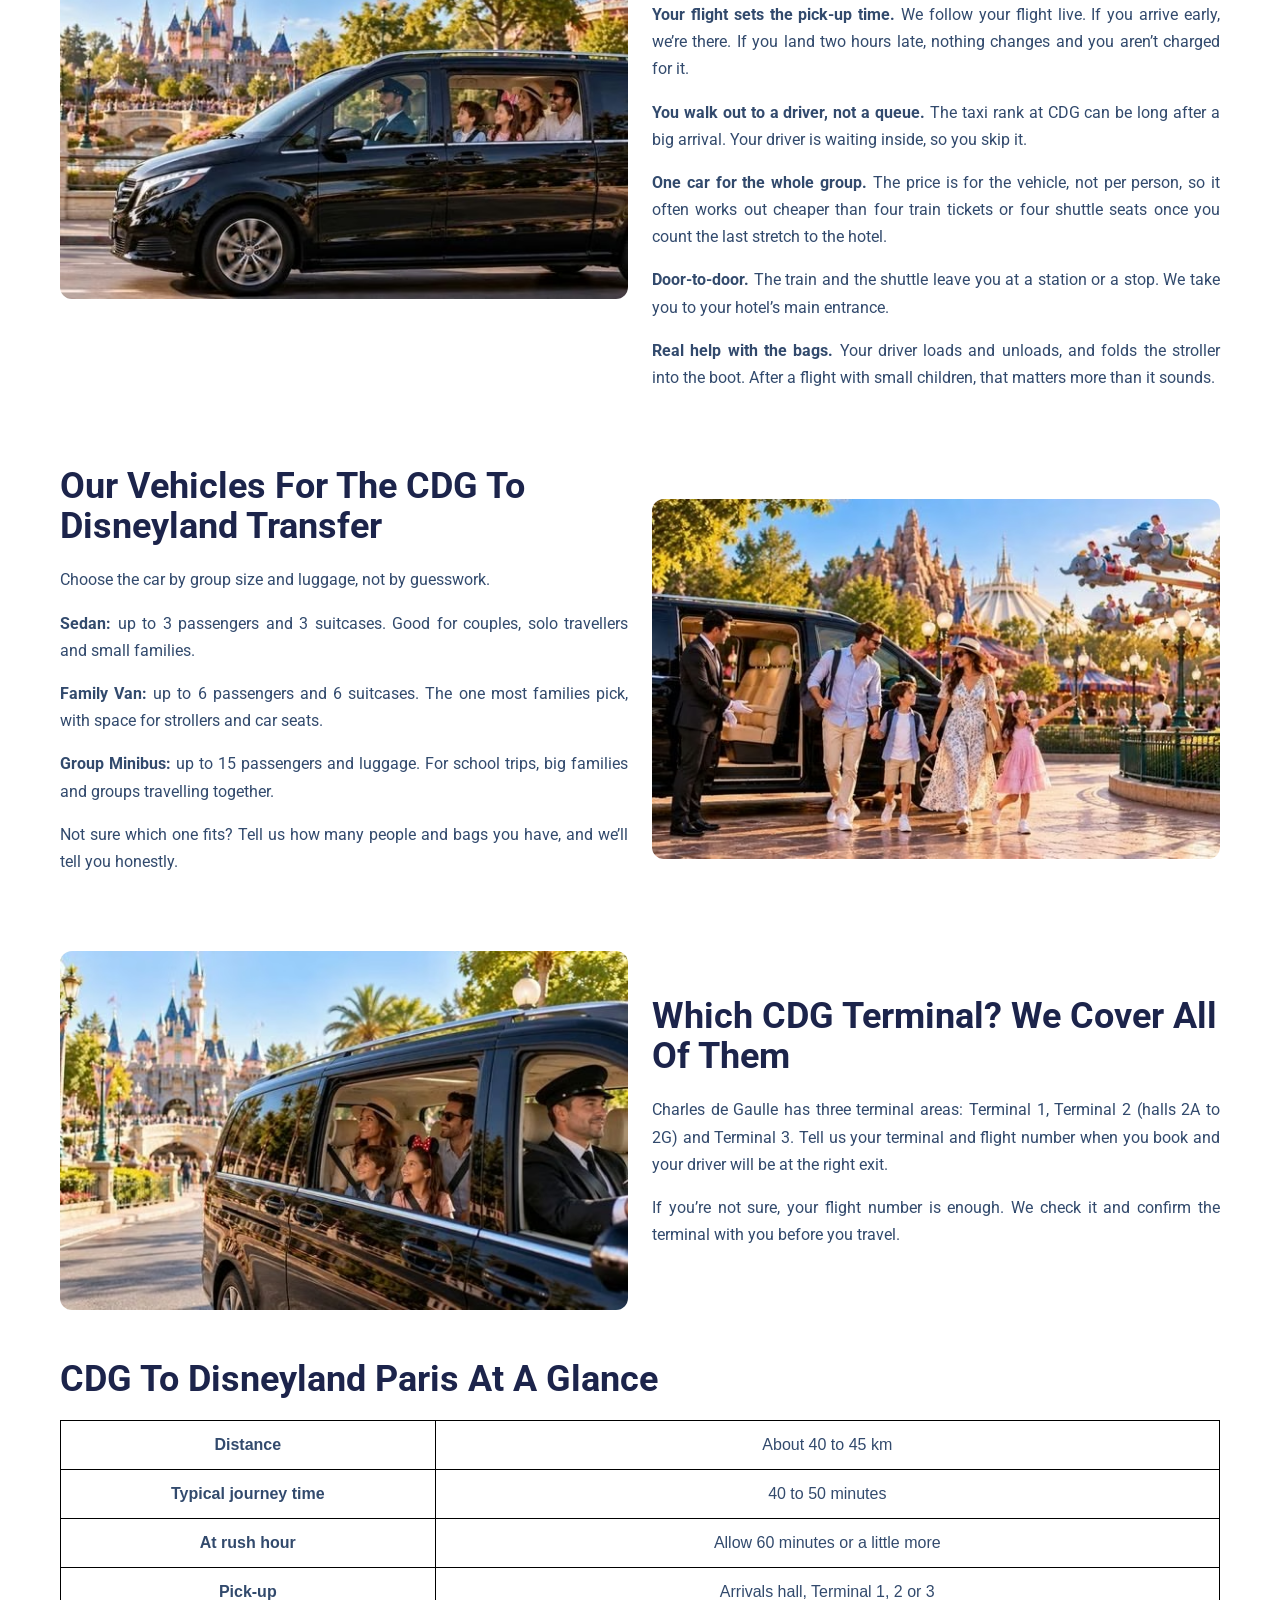
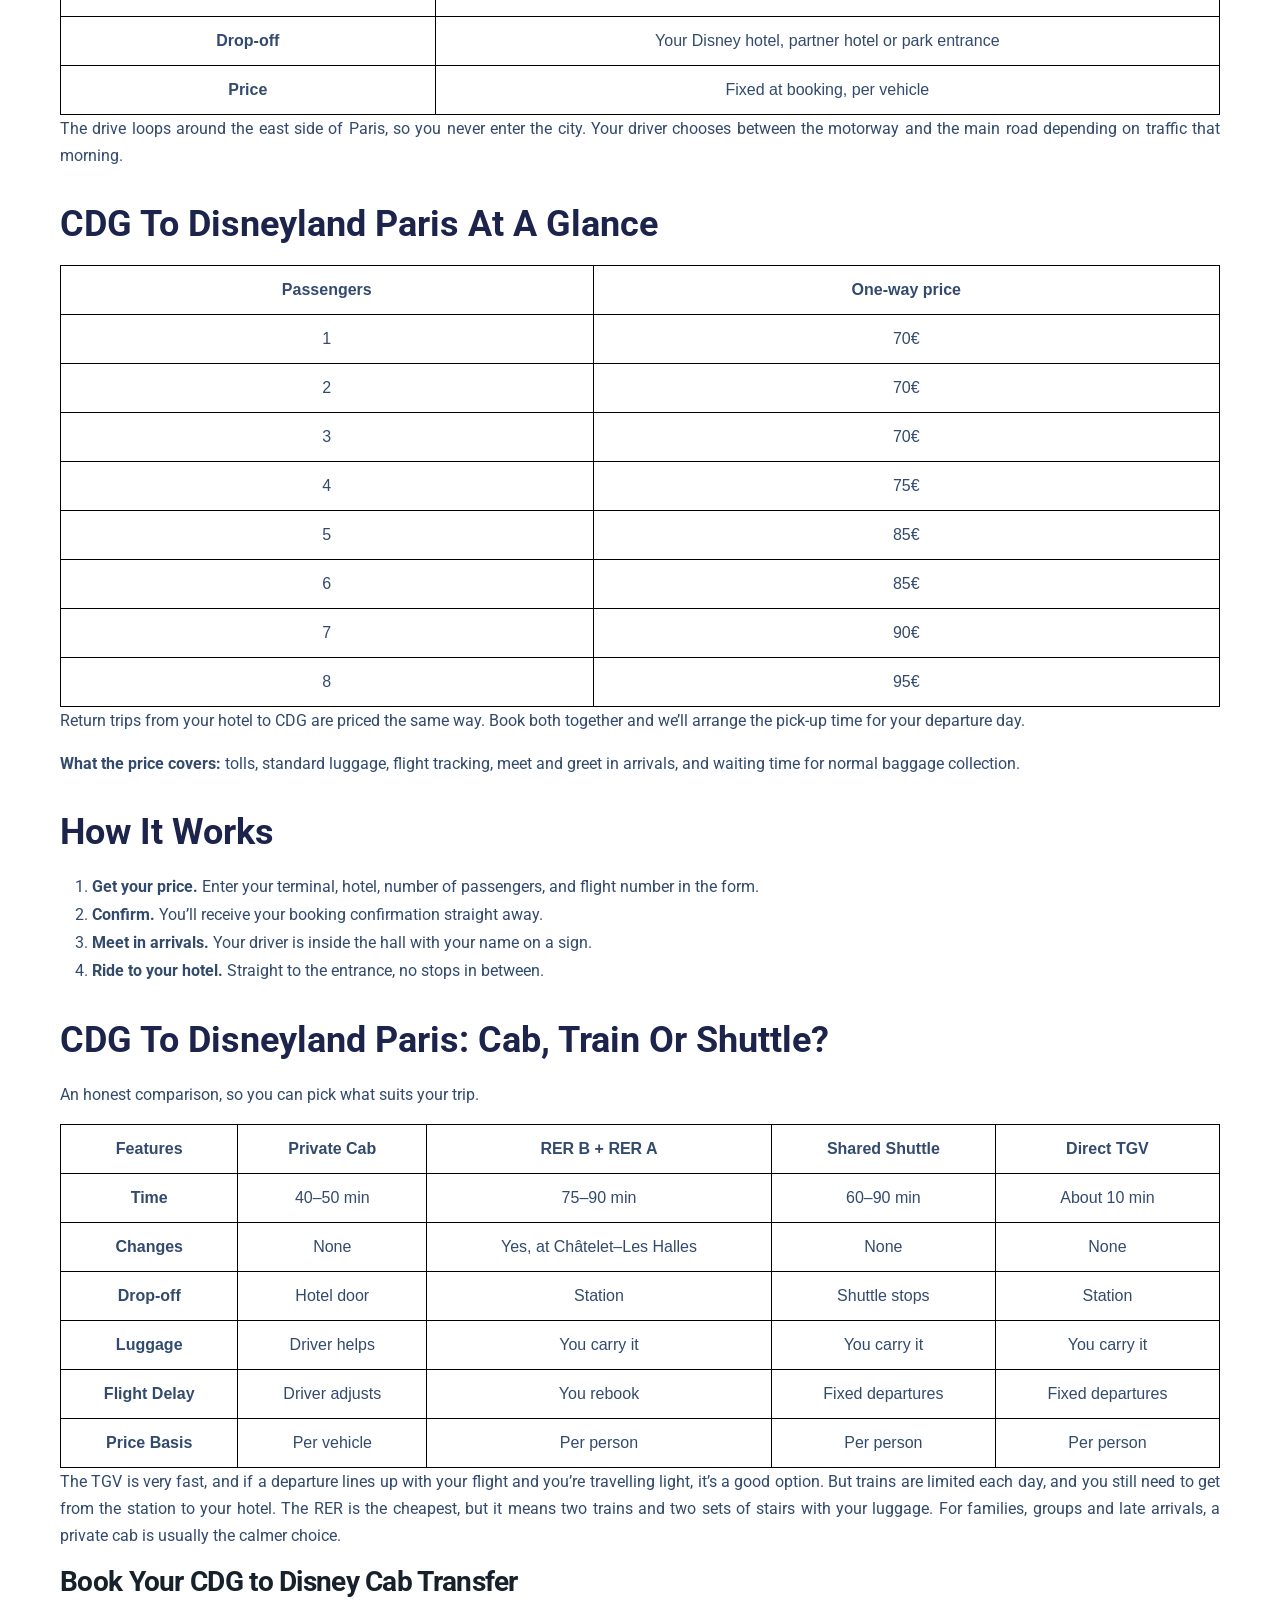
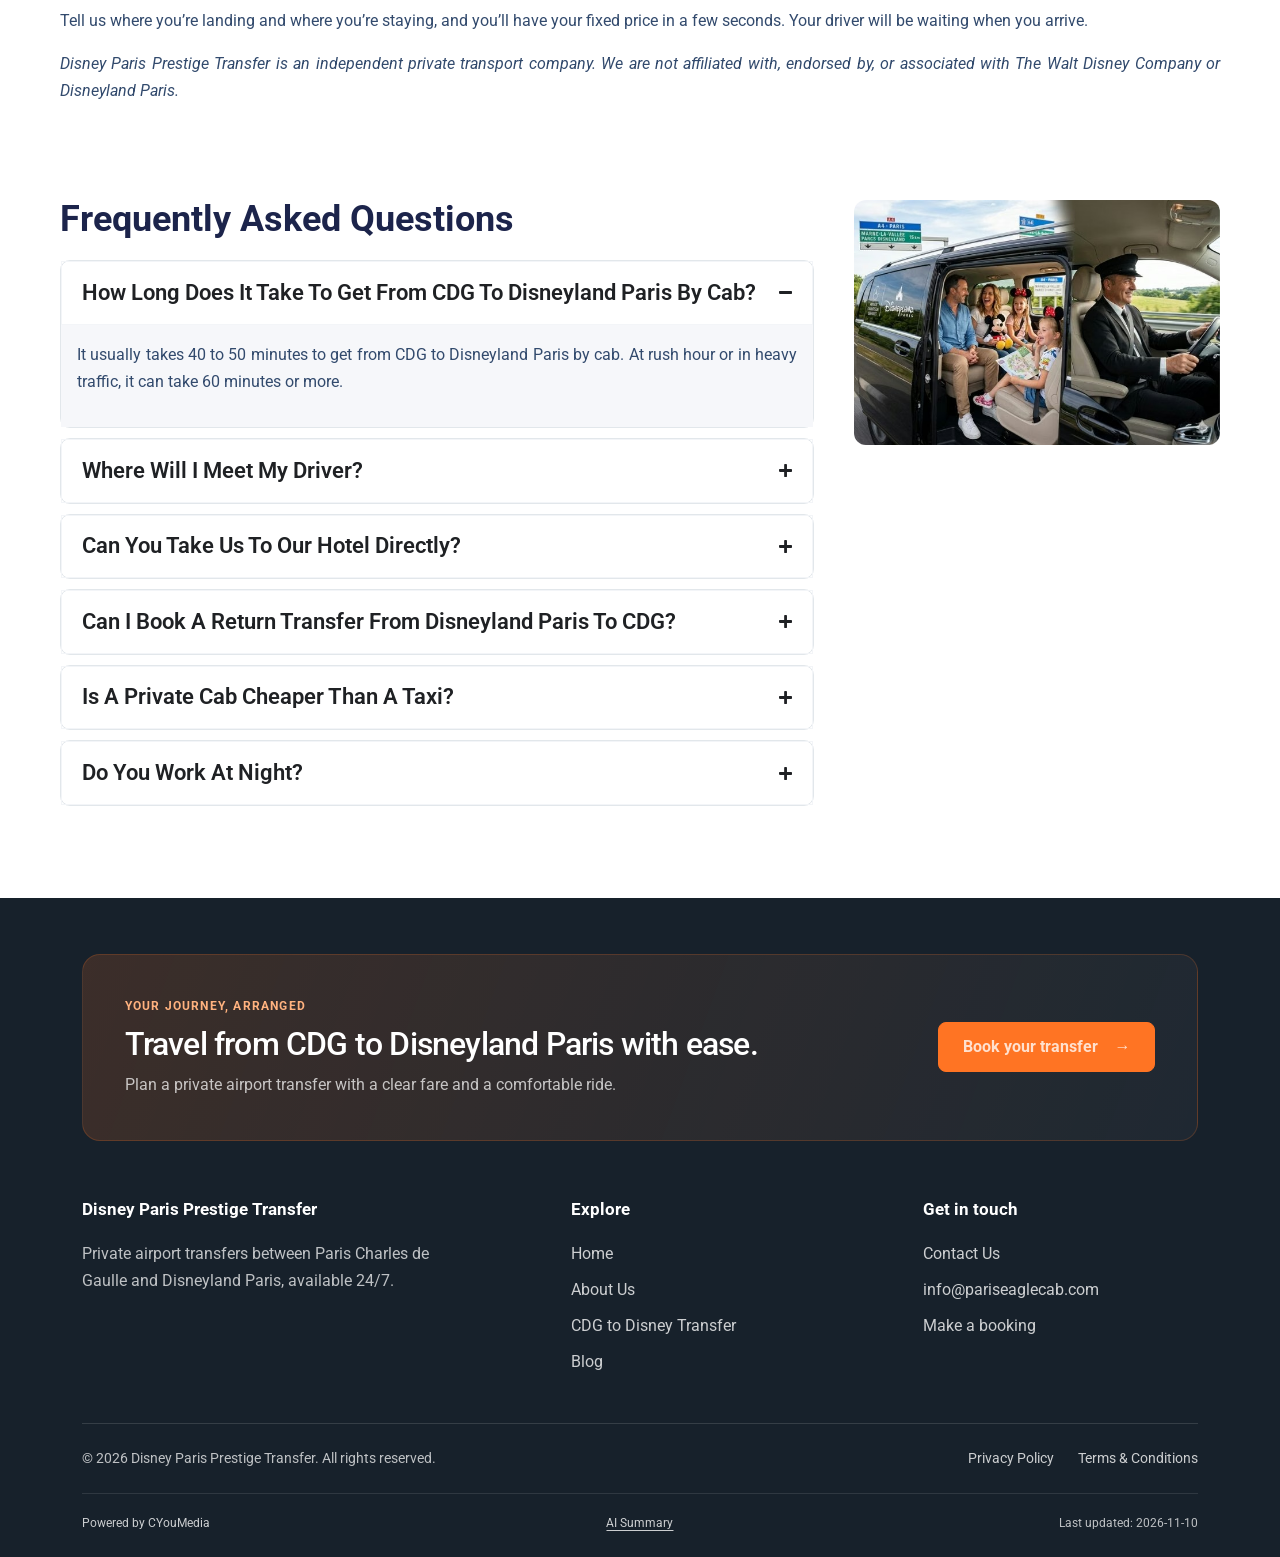
<file: cdg-to-disney-cab-transfer/index.html>
<!DOCTYPE html>
<html lang="en-US">
<head><link as="image" fetchpriority="high" imagesizes="100vw" imagesrcset="../images/dl_7bad09ebac6b.avif 200w" rel="preload" type="image/avif"/>
<meta charset="utf-8"/>
<meta content="IE=edge" http-equiv="X-UA-Compatible"/>
<meta content="width=device-width, minimum-scale=1.0, initial-scale=1, shrink-to-fit=no" name="viewport"/>
<meta content="#ff7423" name="theme-color"/>
<link href="../assets/media/542a4e6fe5c3.png" rel="icon" sizes="32x32"/>
<meta content="index, follow, max-image-preview:large, max-snippet:-1, max-video-preview:-1" name="robots"/>
<!-- This site is optimized with the Yoast SEO plugin v28.1 - https://yoast.com/product/yoast-seo-wordpress/ -->
<title>CDG to Disney Cab Transfer | Fixed Price Private Car</title>
<meta content="Book a private CDG to Disneyland Paris cab transfer with fixed prices, flight tracking and meet &amp; greet in arrivals. Door-to-door, 40-50 minutes, 24/7." name="description"/>
<meta content="2026-11-02T12:39:23+00:00" property="article:modified_time"/>
<!-- / Yoast SEO plugin. -->
<link href="https://disneyparisprestigetransfer.com/wp-json/oembed/1.0/embed?url=https%3A%2F%2Fdisneyparisprestigetransfer.com%2Fcdg-to-disney-cab-transfer%2F" rel="alternate" title="oEmbed (JSON)" type="application/json+oembed"/>
<link href="https://disneyparisprestigetransfer.com/wp-json/oembed/1.0/embed?url=https%3A%2F%2Fdisneyparisprestigetransfer.com%2Fcdg-to-disney-cab-transfer%2F&amp;format=xml" rel="alternate" title="oEmbed (XML)" type="text/xml+oembed"/>
<style id="wp-img-auto-sizes-contain-inline-css" type="text/css">
img:is([sizes=auto i],[sizes^="auto," i]){contain-intrinsic-size:3000px 1500px}
/*# sourceURL=wp-img-auto-sizes-contain-inline-css */
</style>
<link href="../assets/css/3e08a085d8a9.css" id="ht_ctc_main_css-css" media="all" rel="stylesheet" type="text/css"/>
<style id="ht_ctc_main_css-inline-css" type="text/css">
.ht_ctc_entry_animation{animation-duration:0.4s;animation-fill-mode:both;animation-delay:0s;animation-iteration-count:1}@keyframes ht_ctc_anim_corner{0%{opacity:0;transform:scale(0)}100%{opacity:1;transform:scale(1)}}.ht_ctc_an_entry_corner{animation-name:ht_ctc_anim_corner;animation-timing-function:cubic-bezier(0.25,1,0.5,1);transform-origin:bottom var(--side,right)}
/*# sourceURL=ht_ctc_main_css-inline-css */
</style>
<style id="wp-emoji-styles-inline-css" type="text/css">

	img.wp-smiley, img.emoji {
		display: inline !important;
		border: none !important;
		box-shadow: none !important;
		height: 1em !important;
		width: 1em !important;
		margin: 0 0.07em !important;
		vertical-align: -0.1em !important;
		background: none !important;
		padding: 0 !important;
	}
/*# sourceURL=wp-emoji-styles-inline-css */
</style>
<style id="classic-theme-styles-inline-css" type="text/css">
/*! This file is auto-generated */
.wp-block-button__link{color:#fff;background-color:#32373c;border-radius:9999px;box-shadow:none;text-decoration:none;padding:calc(.667em + 2px) calc(1.333em + 2px);font-size:1.125em}.wp-block-file__button{background:#32373c;color:#fff;text-decoration:none}
/*# sourceURL=/wp-includes/css/classic-themes.min.css */
</style>
<link href="../assets/css/386fbb57d359.css" id="hostinger-reach-subscription-block-css" media="all" rel="stylesheet" type="text/css"/>
<style id="global-styles-inline-css" type="text/css">
:root{--wp--preset--aspect-ratio--square: 1;--wp--preset--aspect-ratio--4-3: 4/3;--wp--preset--aspect-ratio--3-4: 3/4;--wp--preset--aspect-ratio--3-2: 3/2;--wp--preset--aspect-ratio--2-3: 2/3;--wp--preset--aspect-ratio--16-9: 16/9;--wp--preset--aspect-ratio--9-16: 9/16;--wp--preset--color--black: #000000;--wp--preset--color--cyan-bluish-gray: #abb8c3;--wp--preset--color--white: #ffffff;--wp--preset--color--pale-pink: #f78da7;--wp--preset--color--vivid-red: #cf2e2e;--wp--preset--color--luminous-vivid-orange: #ff6900;--wp--preset--color--luminous-vivid-amber: #fcb900;--wp--preset--color--light-green-cyan: #7bdcb5;--wp--preset--color--vivid-green-cyan: #00d084;--wp--preset--color--pale-cyan-blue: #8ed1fc;--wp--preset--color--vivid-cyan-blue: #0693e3;--wp--preset--color--vivid-purple: #9b51e0;--wp--preset--gradient--vivid-cyan-blue-to-vivid-purple: linear-gradient(135deg,rgb(6,147,227) 0%,rgb(155,81,224) 100%);--wp--preset--gradient--light-green-cyan-to-vivid-green-cyan: linear-gradient(135deg,rgb(122,220,180) 0%,rgb(0,208,130) 100%);--wp--preset--gradient--luminous-vivid-amber-to-luminous-vivid-orange: linear-gradient(135deg,rgb(252,185,0) 0%,rgb(255,105,0) 100%);--wp--preset--gradient--luminous-vivid-orange-to-vivid-red: linear-gradient(135deg,rgb(255,105,0) 0%,rgb(207,46,46) 100%);--wp--preset--gradient--very-light-gray-to-cyan-bluish-gray: linear-gradient(135deg,rgb(238,238,238) 0%,rgb(169,184,195) 100%);--wp--preset--gradient--cool-to-warm-spectrum: linear-gradient(135deg,rgb(74,234,220) 0%,rgb(151,120,209) 20%,rgb(207,42,186) 40%,rgb(238,44,130) 60%,rgb(251,105,98) 80%,rgb(254,248,76) 100%);--wp--preset--gradient--blush-light-purple: linear-gradient(135deg,rgb(255,206,236) 0%,rgb(152,150,240) 100%);--wp--preset--gradient--blush-bordeaux: linear-gradient(135deg,rgb(254,205,165) 0%,rgb(254,45,45) 50%,rgb(107,0,62) 100%);--wp--preset--gradient--luminous-dusk: linear-gradient(135deg,rgb(255,203,112) 0%,rgb(199,81,192) 50%,rgb(65,88,208) 100%);--wp--preset--gradient--pale-ocean: linear-gradient(135deg,rgb(255,245,203) 0%,rgb(182,227,212) 50%,rgb(51,167,181) 100%);--wp--preset--gradient--electric-grass: linear-gradient(135deg,rgb(202,248,128) 0%,rgb(113,206,126) 100%);--wp--preset--gradient--midnight: linear-gradient(135deg,rgb(2,3,129) 0%,rgb(40,116,252) 100%);--wp--preset--font-size--small: 13px;--wp--preset--font-size--medium: 20px;--wp--preset--font-size--large: 36px;--wp--preset--font-size--x-large: 42px;--wp--preset--spacing--20: 0.44rem;--wp--preset--spacing--30: 0.67rem;--wp--preset--spacing--40: 1rem;--wp--preset--spacing--50: 1.5rem;--wp--preset--spacing--60: 2.25rem;--wp--preset--spacing--70: 3.38rem;--wp--preset--spacing--80: 5.06rem;--wp--preset--shadow--natural: 6px 6px 9px rgba(0, 0, 0, 0.2);--wp--preset--shadow--deep: 12px 12px 50px rgba(0, 0, 0, 0.4);--wp--preset--shadow--sharp: 6px 6px 0px rgba(0, 0, 0, 0.2);--wp--preset--shadow--outlined: 6px 6px 0px -3px rgb(255, 255, 255), 6px 6px rgb(0, 0, 0);--wp--preset--shadow--crisp: 6px 6px 0px rgb(0, 0, 0);}:where(.is-layout-flex){gap: 0.5em;}:where(.is-layout-grid){gap: 0.5em;}body .is-layout-flex{display: flex;}.is-layout-flex{flex-wrap: wrap;align-items: center;}.is-layout-flex > :is(*, div){margin: 0;}body .is-layout-grid{display: grid;}.is-layout-grid > :is(*, div){margin: 0;}:where(.wp-block-columns.is-layout-flex){gap: 2em;}:where(.wp-block-columns.is-layout-grid){gap: 2em;}:where(.wp-block-post-template.is-layout-flex){gap: 1.25em;}:where(.wp-block-post-template.is-layout-grid){gap: 1.25em;}.has-black-color{color: var(--wp--preset--color--black) !important;}.has-cyan-bluish-gray-color{color: var(--wp--preset--color--cyan-bluish-gray) !important;}.has-white-color{color: var(--wp--preset--color--white) !important;}.has-pale-pink-color{color: var(--wp--preset--color--pale-pink) !important;}.has-vivid-red-color{color: var(--wp--preset--color--vivid-red) !important;}.has-luminous-vivid-orange-color{color: var(--wp--preset--color--luminous-vivid-orange) !important;}.has-luminous-vivid-amber-color{color: var(--wp--preset--color--luminous-vivid-amber) !important;}.has-light-green-cyan-color{color: var(--wp--preset--color--light-green-cyan) !important;}.has-vivid-green-cyan-color{color: var(--wp--preset--color--vivid-green-cyan) !important;}.has-pale-cyan-blue-color{color: var(--wp--preset--color--pale-cyan-blue) !important;}.has-vivid-cyan-blue-color{color: var(--wp--preset--color--vivid-cyan-blue) !important;}.has-vivid-purple-color{color: var(--wp--preset--color--vivid-purple) !important;}.has-black-background-color{background-color: var(--wp--preset--color--black) !important;}.has-cyan-bluish-gray-background-color{background-color: var(--wp--preset--color--cyan-bluish-gray) !important;}.has-white-background-color{background-color: var(--wp--preset--color--white) !important;}.has-pale-pink-background-color{background-color: var(--wp--preset--color--pale-pink) !important;}.has-vivid-red-background-color{background-color: var(--wp--preset--color--vivid-red) !important;}.has-luminous-vivid-orange-background-color{background-color: var(--wp--preset--color--luminous-vivid-orange) !important;}.has-luminous-vivid-amber-background-color{background-color: var(--wp--preset--color--luminous-vivid-amber) !important;}.has-light-green-cyan-background-color{background-color: var(--wp--preset--color--light-green-cyan) !important;}.has-vivid-green-cyan-background-color{background-color: var(--wp--preset--color--vivid-green-cyan) !important;}.has-pale-cyan-blue-background-color{background-color: var(--wp--preset--color--pale-cyan-blue) !important;}.has-vivid-cyan-blue-background-color{background-color: var(--wp--preset--color--vivid-cyan-blue) !important;}.has-vivid-purple-background-color{background-color: var(--wp--preset--color--vivid-purple) !important;}.has-black-border-color{border-color: var(--wp--preset--color--black) !important;}.has-cyan-bluish-gray-border-color{border-color: var(--wp--preset--color--cyan-bluish-gray) !important;}.has-white-border-color{border-color: var(--wp--preset--color--white) !important;}.has-pale-pink-border-color{border-color: var(--wp--preset--color--pale-pink) !important;}.has-vivid-red-border-color{border-color: var(--wp--preset--color--vivid-red) !important;}.has-luminous-vivid-orange-border-color{border-color: var(--wp--preset--color--luminous-vivid-orange) !important;}.has-luminous-vivid-amber-border-color{border-color: var(--wp--preset--color--luminous-vivid-amber) !important;}.has-light-green-cyan-border-color{border-color: var(--wp--preset--color--light-green-cyan) !important;}.has-vivid-green-cyan-border-color{border-color: var(--wp--preset--color--vivid-green-cyan) !important;}.has-pale-cyan-blue-border-color{border-color: var(--wp--preset--color--pale-cyan-blue) !important;}.has-vivid-cyan-blue-border-color{border-color: var(--wp--preset--color--vivid-cyan-blue) !important;}.has-vivid-purple-border-color{border-color: var(--wp--preset--color--vivid-purple) !important;}.has-vivid-cyan-blue-to-vivid-purple-gradient-background{background: var(--wp--preset--gradient--vivid-cyan-blue-to-vivid-purple) !important;}.has-light-green-cyan-to-vivid-green-cyan-gradient-background{background: var(--wp--preset--gradient--light-green-cyan-to-vivid-green-cyan) !important;}.has-luminous-vivid-amber-to-luminous-vivid-orange-gradient-background{background: var(--wp--preset--gradient--luminous-vivid-amber-to-luminous-vivid-orange) !important;}.has-luminous-vivid-orange-to-vivid-red-gradient-background{background: var(--wp--preset--gradient--luminous-vivid-orange-to-vivid-red) !important;}.has-very-light-gray-to-cyan-bluish-gray-gradient-background{background: var(--wp--preset--gradient--very-light-gray-to-cyan-bluish-gray) !important;}.has-cool-to-warm-spectrum-gradient-background{background: var(--wp--preset--gradient--cool-to-warm-spectrum) !important;}.has-blush-light-purple-gradient-background{background: var(--wp--preset--gradient--blush-light-purple) !important;}.has-blush-bordeaux-gradient-background{background: var(--wp--preset--gradient--blush-bordeaux) !important;}.has-luminous-dusk-gradient-background{background: var(--wp--preset--gradient--luminous-dusk) !important;}.has-pale-ocean-gradient-background{background: var(--wp--preset--gradient--pale-ocean) !important;}.has-electric-grass-gradient-background{background: var(--wp--preset--gradient--electric-grass) !important;}.has-midnight-gradient-background{background: var(--wp--preset--gradient--midnight) !important;}.has-small-font-size{font-size: var(--wp--preset--font-size--small) !important;}.has-medium-font-size{font-size: var(--wp--preset--font-size--medium) !important;}.has-large-font-size{font-size: var(--wp--preset--font-size--large) !important;}.has-x-large-font-size{font-size: var(--wp--preset--font-size--x-large) !important;}
:where(.wp-block-post-template.is-layout-flex){gap: 1.25em;}:where(.wp-block-post-template.is-layout-grid){gap: 1.25em;}
:where(.wp-block-term-template.is-layout-flex){gap: 1.25em;}:where(.wp-block-term-template.is-layout-grid){gap: 1.25em;}
:where(.wp-block-columns.is-layout-flex){gap: 2em;}:where(.wp-block-columns.is-layout-grid){gap: 2em;}
:root :where(.wp-block-pullquote){font-size: 1.5em;line-height: 1.6;}
/*# sourceURL=global-styles-inline-css */
</style>
<link href="../assets/css/28e4bacf16ab.css" id="contact-form-7-css" media="all" rel="stylesheet" type="text/css"/>
<link href="../assets/css/0710e02f9a86.css" id="bootstrap-css-css" media="all" rel="stylesheet" type="text/css"/>
<link href="../assets/css/cef2a3185101.css" id="aos-css-css" media="all" rel="stylesheet" type="text/css"/>
<link href="../assets/css/c2e49b80783c.css" id="owl-carousel-css-css" media="all" rel="stylesheet" type="text/css"/>
<link href="../assets/css/abaeda034649.css" id="owl-theme-default-css" media="all" rel="stylesheet" type="text/css"/>
<link href="../assets/css/89563f12f903.css" id="base-css-css" media="all" rel="stylesheet" type="text/css"/>
<link href="../assets/css/b5af59549f97.css" id="main-style-css" media="all" rel="stylesheet" type="text/css"/>
<link href="../assets/css/4a736d02549b.css" id="elementor-frontend-css" media="all" rel="stylesheet" type="text/css"/>
<link href="../assets/css/9452f90e8d03.css" id="elementor-post-47-css" media="all" rel="stylesheet" type="text/css"/>
<link href="../assets/css/42d292cc6185.css" id="widget-heading-css" media="all" rel="stylesheet" type="text/css"/>
<link href="../assets/css/406dca4a0cb5.css" id="widget-image-css" media="all" rel="stylesheet" type="text/css"/>
<link href="../assets/css/272463a11c99.css" id="widget-nested-accordion-css" media="all" rel="stylesheet" type="text/css"/>
<link href="../assets/css/eb1433877989.css" id="elementor-post-140-css" media="all" rel="stylesheet" type="text/css"/>
<link href="../assets/css/85c5c2b0d1e4.css" id="elementor-gf-roboto-css" media="all" rel="stylesheet" type="text/css"/>
<link href="../assets/css/d7d5ec8f60c2.css" id="elementor-gf-poppins-css" media="all" rel="stylesheet" type="text/css"/>
<link href="https://disneyparisprestigetransfer.com/wp-json/" rel="https://api.w.org/"/><link href="https://disneyparisprestigetransfer.com/wp-json/wp/v2/pages/140" rel="alternate" title="JSON" type="application/json"/><link href="https://disneyparisprestigetransfer.com/xmlrpc.php?rsd" rel="EditURI" title="RSD" type="application/rsd+xml"/>
<meta content="WordPress 6.9.11" name="generator"/>
<link href="https://disneyparisprestigetransfer.com/?p=140" rel="shortlink"/>
<meta content="https://disneyparisprestigetransfer.com/cdg-to-disney-cab-transfer/" name="og:url"/><meta content="Elementor 4.3.6; features: e_font_icon_svg, additional_custom_breakpoints; settings: css_print_method-external, google_font-enabled, font_display-swap" name="generator"/>
<style>
				.e-con.e-parent:nth-of-type(n+4):not(.e-lazyloaded):not(.e-no-lazyload),
				.e-con.e-parent:nth-of-type(n+4):not(.e-lazyloaded):not(.e-no-lazyload) * {
					background-image: none !important;
				}
				@media screen and (max-height: 1024px) {
					.e-con.e-parent:nth-of-type(n+3):not(.e-lazyloaded):not(.e-no-lazyload),
					.e-con.e-parent:nth-of-type(n+3):not(.e-lazyloaded):not(.e-no-lazyload) * {
						background-image: none !important;
					}
				}
				@media screen and (max-height: 640px) {
					.e-con.e-parent:nth-of-type(n+2):not(.e-lazyloaded):not(.e-no-lazyload),
					.e-con.e-parent:nth-of-type(n+2):not(.e-lazyloaded):not(.e-no-lazyload) * {
						background-image: none !important;
					}
				}
			</style>
<link href="../assets/media/b298378da982.png" rel="icon" sizes="32x32"/>
<link href="../assets/media/06e483ebc902.png" rel="icon" sizes="192x192"/>
<link href="../assets/media/810247063a4e.png" rel="apple-touch-icon"/>
<meta content="https://disneyparisprestigetransfer.com/wp-content/uploads/2026/03/cropped-favicon-270x270.png" name="msapplication-TileImage"/>
<style id="kirki-inline-styles"></style><style id="ceyou-static-reveal">[data-animation-role],[data-animation-role] *{opacity:1!important;transform:none!important;visibility:visible!important;}img[data-src],img[data-image]{opacity:1!important;visibility:visible!important;}.main-content{opacity:1!important;}.main-content .shopify-section{display:inherit!important;}</style><link href="https://disneyparisprestigetransfer.com/cdg-to-disney-cab-transfer" rel="canonical"/><meta content="CDG to Disney Cab Transfer | Fixed Price Private Car" property="og:title"/><meta content="CDG to Disney Cab Transfer | Fixed Price Private Car" name="twitter:title"/><meta content="Book a private CDG to Disneyland Paris cab transfer with fixed prices, flight tracking and meet &amp; greet in arrivals. Door-to-door, 40-50 minutes, 24/7." property="og:description"/><meta content="Book a private CDG to Disneyland Paris cab transfer with fixed prices, flight tracking and meet &amp; greet in arrivals. Door-to-door, 40-50 minutes, 24/7." name="twitter:description"/><meta content="website" property="og:type"/><meta content="https://disneyparisprestigetransfer.com/cdg-to-disney-cab-transfer" property="og:url"/><meta content="summary_large_image" name="twitter:card"/><meta content="https://disneyparisprestigetransfer.com/images/og/dl_f38f0055232b.jpg" property="og:image"/><meta content="https://disneyparisprestigetransfer.com/images/og/dl_f38f0055232b.jpg" name="twitter:image"/><style data-ceyou-interactivity="">
/* ceyou-interactivity-css:v1 — state styles for the interactivity bundle */
.nav-open{overflow:hidden;}
.nav-menu.is-open,.navbar-collapse.is-open,.site-nav.is-open,#mySidenav.is-open{display:block;}
.ceyou-force-nav{display:flex!important;flex-direction:column;gap:.5rem;}
.js-slider{position:relative;overflow:hidden;}
.js-slider .slide,.js-slider .carousel-item,.js-slider .slider-item,.js-slider [data-slide]{display:none;}
.js-slider .slide.is-active,.js-slider .carousel-item.is-active,.js-slider .slider-item.is-active,.js-slider [data-slide].is-active{display:block;animation:ceyou-fade .4s ease;}
.js-slider [data-slide]:not(.is-active){display:none!important;}
.js-slider [data-slide]{float:none;width:100%;max-width:none;}
.js-slider [data-slider-track]{transform:none!important;width:auto!important;}
[data-slider] [data-slider-track]{transform:none!important;width:auto!important;}[data-slider]:not([data-slider-strip]) [data-slide]{float:none!important;width:100%!important;}[data-slider-strip] [data-slider-track]{display:flex!important;flex-wrap:nowrap!important;overflow-x:auto;scroll-snap-type:x mandatory;gap:var(--ceyou-gap,0px);scrollbar-width:none;}[data-slider-strip] [data-slider-track]::-webkit-scrollbar{display:none;}[data-slider-strip] [data-slide]{flex:0 0 calc((100% - (var(--ceyou-per-view,1) - 1) * var(--ceyou-gap,0px)) / var(--ceyou-per-view,1))!important;width:auto!important;max-width:none!important;float:none!important;scroll-snap-align:start;}[data-slider-strip] [data-slider-dots]{display:none!important;}
@keyframes ceyou-fade{from{opacity:.4}to{opacity:1}}
.slider-prev,.slider-next{position:absolute;top:50%;transform:translateY(-50%);z-index:2;border:0;cursor:pointer;width:42px;height:42px;border-radius:50%;background:rgba(17,17,17,.45);color:#fff;font-size:1.6rem;line-height:1;display:flex;align-items:center;justify-content:center;}
.slider-prev{left:12px;}.slider-next{right:12px;}
.slider-prev:hover,.slider-next:hover{background:rgba(17,17,17,.7);}
.slider-dots{position:absolute;left:0;right:0;bottom:12px;display:flex;gap:8px;justify-content:center;z-index:2;}
.slider-dots button{width:10px;height:10px;padding:0;border:0;border-radius:50%;background:rgba(255,255,255,.55);cursor:pointer;}
.slider-dots button.is-active{background:#fff;}
.modal{display:none;position:fixed;inset:0;z-index:1000;align-items:center;justify-content:center;background:rgba(0,0,0,.6);padding:1rem;}
.modal.is-open{display:flex;}
.modal-open{overflow:hidden;}
.ceyou-lightbox{display:none;position:fixed;inset:0;z-index:1100;background:rgba(0,0,0,.85);cursor:zoom-out;}
.ceyou-lightbox.is-open{display:flex;align-items:center;justify-content:center;padding:2vmin;}
.ceyou-lightbox img{max-width:96vw;max-height:96vh;object-fit:contain;}
.ceyou-toasts{position:fixed;left:50%;bottom:24px;transform:translateX(-50%);z-index:1200;display:flex;flex-direction:column;gap:8px;pointer-events:none;}
.ceyou-toast{background:#111;color:#fff;padding:.7rem 1.1rem;border-radius:8px;font-size:.95rem;box-shadow:0 6px 24px rgba(0,0,0,.25);opacity:0;transform:translateY(12px);transition:opacity .3s,transform .3s;}
.ceyou-toast.is-visible{opacity:1;transform:translateY(0);}
.ceyou-field-error{display:block;color:#c0392b;font-size:.82rem;margin-top:.25rem;min-height:1em;}
.ceyou-invalid{border-color:#c0392b!important;outline-color:#c0392b;}
.ceyou-hp{position:absolute!important;left:-9999px!important;top:auto!important;width:1px!important;height:1px!important;overflow:hidden!important;}
.ceyou-cart-drawer{position:fixed;top:0;right:0;height:100%;width:min(360px,90vw);background:#fff;color:#111;box-shadow:-8px 0 28px rgba(0,0,0,.2);transform:translateX(100%);transition:transform .3s ease;z-index:1300;display:flex;flex-direction:column;}
.ceyou-cart-drawer.is-open{transform:translateX(0);}
.ceyou-cart-head{display:flex;align-items:center;justify-content:space-between;padding:1rem;border-bottom:1px solid #eee;}
.ceyou-cart-close{border:0;background:none;font-size:1.5rem;line-height:1;cursor:pointer;}
.ceyou-cart-items{flex:1;overflow:auto;padding:.5rem 1rem;}
.ceyou-cart-row{display:flex;align-items:center;gap:.5rem;padding:.5rem 0;border-bottom:1px solid #f1f1f1;}
.ceyou-cart-name{flex:1;}
.ceyou-cart-remove{border:0;background:none;cursor:pointer;color:#999;font-size:1.1rem;}
.ceyou-cart-empty{color:#888;}
.ceyou-cart-foot{padding:1rem;border-top:1px solid #eee;font-weight:600;}
@media(prefers-reduced-motion:reduce){.js-slider .is-active{animation:none;}.ceyou-toast{transition:none;}.ceyou-cart-drawer{transition:none;}}
.fade-in-up,.fade-in,.scroll-reveal,[data-reveal]{opacity:1;transform:none;}
@media(prefers-reduced-motion:no-preference){html.ceyou-reveal-ready .fade-in-up,html.ceyou-reveal-ready .fade-in,html.ceyou-reveal-ready .scroll-reveal,html.ceyou-reveal-ready [data-reveal]{opacity:0;animation:none;transition:opacity 300ms ease;will-change:opacity;}
html.ceyou-reveal-ready .fade-in-up.is-visible,html.ceyou-reveal-ready .fade-in.is-visible,html.ceyou-reveal-ready .scroll-reveal.is-visible,html.ceyou-reveal-ready [data-reveal].is-visible{opacity:1;}}
</style><meta content="image/jpeg" property="og:image:type"/><meta content="1024" property="og:image:width"/><meta content="423" property="og:image:height"/><meta content="Family Adventure at the Magical Park Entrance 1024x423" property="og:image:alt"/><meta content="Family Adventure at the Magical Park Entrance 1024x423" name="twitter:image:alt"/><meta content="en_US" property="og:locale"/><script data-ceyou-file-nav>(function(){if(location.protocol!=='file:')return;function fix(a){var h=a.getAttribute('href');if(!h||/^([a-z][a-z0-9+.-]*:|\/|#)/i.test(h))return;var m=/^([^?#]*)(.*)$/.exec(h);if(m[1].slice(-1)!=='/')return;a.setAttribute('href',m[1]+'index.html'+m[2]);}document.addEventListener('DOMContentLoaded',function(){var l=document.querySelectorAll('a[href]');for(var i=0;i<l.length;i++)fix(l[i]);});document.addEventListener('click',function(e){var a=e.target&&e.target.closest?e.target.closest('a[href]'):null;if(a)fix(a);},true);})();</script><link href="../assets/css/site-refresh.css" rel="stylesheet" type="text/css"/></head>
<body class="wp-singular page-template page-template-page-templates page-template-template-service page-template-page-templatestemplate-service-php page page-id-140 wp-custom-logo wp-theme-cms-taxi-booking elementor-default elementor-kit-47 elementor-page elementor-page-140">
<style>
.navbar .nav-item .nav-link {
  font-size: 1rem;
  text-transform: capitalize; 
  white-space: nowrap;
}
#menu-primary-menu li:last-child a {
    background-color: var(--brand);
    color: var(--white); 
    border-radius: .25rem;
    padding: .5rem 1rem;
    line-height: 1.5; 
}
#menu-primary-menu li:last-child a:hover {
    background-color: var(--white);
    color: var(--brand);  
}
	@media (max-width:991px) {
		.navbar-nav .dropdown-menu {
			text-align:center;
		}
	}
</style>
<header class="site-header position-fixed top-0 start-0 end-0" id="mainNav">
<nav class="navbar navbar-expand-lg py-0">
<div class="container">
<div class="navbar-brand">
<a aria-label="disney paris prestige transfer" class="custom-logo-link" href="../" rel="home"><picture><source sizes="100vw" srcset="../images/dl_7bad09ebac6b.avif 200w" type="image/avif"/><source sizes="100vw" srcset="../images/dl_7bad09ebac6b.webp 200w" type="image/webp"/><img alt="disney paris prestige transfer" class="custom-logo" decoding="async" fetchpriority="high" height="70" loading="eager" referrerpolicy="no-referrer" src="../images/dl_7bad09ebac6b.webp" width="200"/></picture></a> </div>
<button aria-controls="navbarSupportedContent" aria-expanded="false" aria-label="Toggle navigation" class="navbar-toggler p-1" data-bs-target="#navbarSupportedContent" data-bs-toggle="collapse" type="button">
<svg height="2em" viewbox="0 0 36 36" width="2em" xmlns="http://www.w3.org/2000/svg"><path class="clr-i-outline clr-i-outline-path-1" d="M32 29H4a1 1 0 0 1 0-2h28a1 1 0 0 1 0 2" fill="#fff"></path><path class="clr-i-outline clr-i-outline-path-2" d="M32 19H4a1 1 0 0 1 0-2h28a1 1 0 0 1 0 2" fill="#fff"></path><path class="clr-i-outline clr-i-outline-path-3" d="M32 9H4a1 1 0 0 1 0-2h28a1 1 0 0 1 0 2" fill="#fff"></path><path d="M0 0h36v36H0z" fill="none"></path></svg>
</button>
<div class="collapse navbar-collapse" id="navbarSupportedContent">
<ul class="navbar-nav ms-auto mb-2 mb-lg-0" id="menu-primary-menu"><li class="home-page menu-item menu-item-type-custom menu-item-object-custom nav-item"><a class="nav-link" href="../">Home</a></li>
<li class="about-us menu-item menu-item-type-custom menu-item-object-custom nav-item"><a class="nav-link" href="../about-us/">About Us</a></li>
<li class="menu-item menu-item-type-post_type menu-item-object-page current-menu-ancestor current-menu-parent current_page_parent current_page_ancestor menu-item-has-children nav-item dropdown"><a class="nav-link dropdown-toggle" href="../services/">Services</a><ul class="dropdown-menu"><li class="menu-item menu-item-type-post_type menu-item-object-page current-menu-item page_item page-item-140 current_page_item nav-item"><a class="nav-link" href="./">CDG to Disney Cab Transfer</a></li>
</ul>
</li>
<li class="blogs menu-item menu-item-type-post_type menu-item-object-page nav-item"><a class="nav-link" href="../blogs/">Blogs</a></li>
<li class="menu-item menu-item-type-post_type menu-item-object-page nav-item"><a class="nav-link" href="../contact-us/">Contact Us</a></li>
<li class="menu-item menu-item-type-custom menu-item-object-custom nav-item"><a class="nav-link" href="https://www.pariseaglecab.com/">Booking</a></li>
</ul>
</div>
</div>
</nav>
</header>
<main class="site-main" id="main-content">
<div class="bg-dark subpage__header position-relative">
<img alt="Family Adventure at the Magical Park Entrance 1024x423" class="img-fluid w-100 position-absolute top-0 start-0 w-100 h-100 object-fit-cover z-0 wp-post-image" decoding="async" fetchpriority="high" height="423" referrerpolicy="no-referrer" sizes="(max-width: 1024px) 100vw, 1024px" src="../images/dl_f38f0055232b.webp" srcset="../assets/media/f00735f926e7.webp 1024w, ../assets/media/73cf2db57b43.webp 300w, ../assets/media/e3f66303b4a2.webp 768w, ../assets/media/f225420ecdd1.webp 460w, ../assets/media/11c2405801bf.webp 800w, ../assets/media/12c16ec1dcd5.webp 1366w" width="1024"/>
<div class="position-absolute top-0 end-0 w-100 h-100 bg-dark opacity-75 z-1"></div>
<div class="container position-relative z-3">
<h1 class="text-white fw-medium mb-0 text-center fs-1 aos-init aos-animate" data-aos="fade-up">CDG to Disney Cab Transfer</h1>
</div>
</div>
<div class="elementor elementor-140" data-elementor-id="140" data-elementor-type="wp-page">
<div class="elementor-element elementor-element-361389b e-flex e-con-boxed e-con e-parent" data-e-type="container" data-element_type="container" data-id="361389b">
<div class="e-con-inner">
<div class="elementor-element elementor-element-e26efee elementor-widget elementor-widget-heading" data-e-type="widget" data-element_type="widget" data-id="e26efee" data-widget_type="heading.default">
<h2 class="elementor-heading-title elementor-size-default">Your Private Cab from CDG to Disneyland Paris</h2> </div>
<div class="elementor-element elementor-element-1e72c9a elementor-widget elementor-widget-text-editor" data-e-type="widget" data-element_type="widget" data-id="1e72c9a" data-widget_type="text-editor.default">
<p><span style="font-weight: 400;">Landing at Charles de Gaulle with a family in tow is tiring enough without working out </span><b>how to reach Disneyland Paris</b><span style="font-weight: 400;">. Which train, which platform, where the shuttle leaves from? </span><b>Disney Paris Prestige Transfer </b><span style="font-weight: 400;">offers a </span><b>CDG to Disney cab transfer </b><span style="font-weight: 400;">that takes all of that off your plate.</span></p><p><span style="font-weight: 400;">You book a car and a price before you leave home. When you land, your driver is already in the arrivals hall holding a sign with your name. They take the bags, you walk to the car, and about 45 minutes later you’re at your hotel entrance. No timetable to catch, no changing trains and no sharing the vehicle with strangers.</span></p><p>Disney Paris Prestige Transfer<span style="font-weight: 400;"> does one route well: Charles de Gaulle to Disneyland Paris and back again.</span></p> </div>
</div>
</div>
<div class="elementor-element elementor-element-ff21d62 e-flex e-con-boxed e-con e-parent" data-e-type="container" data-element_type="container" data-id="ff21d62">
<div class="e-con-inner">
<div class="elementor-element elementor-element-f8eaec0 elementor-widget elementor-widget-heading" data-e-type="widget" data-element_type="widget" data-id="f8eaec0" data-widget_type="heading.default">
<h2 class="elementor-heading-title elementor-size-default">Everything You Need, Nothing You Don't</h2> </div>
</div>
</div>
<div class="elementor-element elementor-element-1e16884 info__wrapper e-flex e-con-boxed e-con e-parent" data-e-type="container" data-element_type="container" data-id="1e16884">
<div class="e-con-inner">
<div class="elementor-element elementor-element-8a4201e e-grid info__grid__row e-con-boxed e-con e-child" data-e-type="container" data-element_type="container" data-id="8a4201e">
<div class="e-con-inner">
<div class="elementor-element elementor-element-a695632 e-con-full info__card e-flex e-con e-child" data-e-type="container" data-element_type="container" data-id="a695632">
<div class="elementor-element elementor-element-6ae4d24 elementor-widget__width-inherit size-48 elementor-view-default elementor-widget elementor-widget-icon" data-e-type="widget" data-element_type="widget" data-id="6ae4d24" data-widget_type="icon.default">
<div class="elementor-icon-wrapper">
<div class="elementor-icon">
<svg aria-hidden="true" class="e-font-icon-svg e-fas-plane-departure" viewbox="0 0 640 512" xmlns="http://www.w3.org/2000/svg"><path d="M624 448H16c-8.84 0-16 7.16-16 16v32c0 8.84 7.16 16 16 16h608c8.84 0 16-7.16 16-16v-32c0-8.84-7.16-16-16-16zM80.55 341.27c6.28 6.84 15.1 10.72 24.33 10.71l130.54-.18a65.62 65.62 0 0 0 29.64-7.12l290.96-147.65c26.74-13.57 50.71-32.94 67.02-58.31 18.31-28.48 20.3-49.09 13.07-63.65-7.21-14.57-24.74-25.27-58.25-27.45-29.85-1.94-59.54 5.92-86.28 19.48l-98.51 49.99-218.7-82.06a17.799 17.799 0 0 0-18-1.11L90.62 67.29c-10.67 5.41-13.25 19.65-5.17 28.53l156.22 98.1-103.21 52.38-72.35-36.47a17.804 17.804 0 0 0-16.07.02L9.91 230.22c-10.44 5.3-13.19 19.12-5.57 28.08l76.21 82.97z"></path></svg> </div>
</div>
</div>
<div class="elementor-element elementor-element-ea34196 elementor-widget elementor-widget-heading" data-e-type="widget" data-element_type="widget" data-id="ea34196" data-widget_type="heading.default">
<h3 class="elementor-heading-title elementor-size-default">Real-Time Flight Tracking</h3> </div>
<div class="elementor-element elementor-element-27caa92 mb-0 elementor-widget elementor-widget-text-editor" data-e-type="widget" data-element_type="widget" data-id="27caa92" data-widget_type="text-editor.default">
<p>We monitor your flight from the moment it departs. If your arrival is delayed by thirty minutes or two hours, your private chauffeur adjusts your airport transfer automatically. You will never be charged for flight delay waiting time.</p> </div>
</div>
<div class="elementor-element elementor-element-648ed0a e-con-full info__card e-flex e-con e-child" data-e-type="container" data-element_type="container" data-id="648ed0a">
<div class="elementor-element elementor-element-9119d28 elementor-view-default elementor-widget elementor-widget-icon" data-e-type="widget" data-element_type="widget" data-id="9119d28" data-widget_type="icon.default">
<div class="elementor-icon-wrapper">
<div class="elementor-icon">
<svg aria-hidden="true" class="e-font-icon-svg e-fas-location-arrow" viewbox="0 0 512 512" xmlns="http://www.w3.org/2000/svg"><path d="M444.52 3.52L28.74 195.42c-47.97 22.39-31.98 92.75 19.19 92.75h175.91v175.91c0 51.17 70.36 67.17 92.75 19.19l191.9-415.78c15.99-38.39-25.59-79.97-63.97-63.97z"></path></svg> </div>
</div>
</div>
<div class="elementor-element elementor-element-b071b0f elementor-widget elementor-widget-heading" data-e-type="widget" data-element_type="widget" data-id="b071b0f" data-widget_type="heading.default">
<h3 class="elementor-heading-title elementor-size-default">Meet &amp; Greet at Arrivals</h3> </div>
<div class="elementor-element elementor-element-9ba2c8c elementor-widget elementor-widget-text-editor" data-e-type="widget" data-element_type="widget" data-id="9ba2c8c" data-widget_type="text-editor.default">
<p>Your personal chauffeur will be in the arrivals hall with your name displayed. No phone calls trying to describe where you are standing, no circling the pickup zone in a taxi. You walk out, you see your name, and you go.</p> </div>
</div>
<div class="elementor-element elementor-element-8e75c9b e-con-full info__card e-flex e-con e-child" data-e-type="container" data-element_type="container" data-id="8e75c9b">
<div class="elementor-element elementor-element-2f4a55e elementor-view-default elementor-widget elementor-widget-icon" data-e-type="widget" data-element_type="widget" data-id="2f4a55e" data-widget_type="icon.default">
<div class="elementor-icon-wrapper">
<div class="elementor-icon">
<svg aria-hidden="true" class="e-font-icon-svg e-fas-hand-holding-usd" viewbox="0 0 576 512" xmlns="http://www.w3.org/2000/svg"><path d="M271.06,144.3l54.27,14.3a8.59,8.59,0,0,1,6.63,8.1c0,4.6-4.09,8.4-9.12,8.4h-35.6a30,30,0,0,1-11.19-2.2c-5.24-2.2-11.28-1.7-15.3,2l-19,17.5a11.68,11.68,0,0,0-2.25,2.66,11.42,11.42,0,0,0,3.88,15.74,83.77,83.77,0,0,0,34.51,11.5V240c0,8.8,7.83,16,17.37,16h17.37c9.55,0,17.38-7.2,17.38-16V222.4c32.93-3.6,57.84-31,53.5-63-3.15-23-22.46-41.3-46.56-47.7L282.68,97.4a8.59,8.59,0,0,1-6.63-8.1c0-4.6,4.09-8.4,9.12-8.4h35.6A30,30,0,0,1,332,83.1c5.23,2.2,11.28,1.7,15.3-2l19-17.5A11.31,11.31,0,0,0,368.47,61a11.43,11.43,0,0,0-3.84-15.78,83.82,83.82,0,0,0-34.52-11.5V16c0-8.8-7.82-16-17.37-16H295.37C285.82,0,278,7.2,278,16V33.6c-32.89,3.6-57.85,31-53.51,63C227.63,119.6,247,137.9,271.06,144.3ZM565.27,328.1c-11.8-10.7-30.2-10-42.6,0L430.27,402a63.64,63.64,0,0,1-40,14H272a16,16,0,0,1,0-32h78.29c15.9,0,30.71-10.9,33.25-26.6a31.2,31.2,0,0,0,.46-5.46A32,32,0,0,0,352,320H192a117.66,117.66,0,0,0-74.1,26.29L71.4,384H16A16,16,0,0,0,0,400v96a16,16,0,0,0,16,16H372.77a64,64,0,0,0,40-14L564,377a32,32,0,0,0,1.28-48.9Z"></path></svg> </div>
</div>
</div>
<div class="elementor-element elementor-element-74fa421 elementor-widget elementor-widget-heading" data-e-type="widget" data-element_type="widget" data-id="74fa421" data-widget_type="heading.default">
<h3 class="elementor-heading-title elementor-size-default">Fixed Prices, Confirmed Upfront</h3> </div>
<div class="elementor-element elementor-element-1d80b01 elementor-widget elementor-widget-text-editor" data-e-type="widget" data-element_type="widget" data-id="1d80b01" data-widget_type="text-editor.default">
<p>Every booking comes with a fixed price agreed in advance. What we quote is what you pay – regardless of traffic, time of day, or how long the journey takes. You will never get to find your fare has changed.</p> </div>
</div>
<div class="elementor-element elementor-element-e33bd10 e-con-full info__card e-flex e-con e-child" data-e-type="container" data-element_type="container" data-id="e33bd10">
<div class="elementor-element elementor-element-fd15224 elementor-view-default elementor-widget elementor-widget-icon" data-e-type="widget" data-element_type="widget" data-id="fd15224" data-widget_type="icon.default">
<div class="elementor-icon-wrapper">
<div class="elementor-icon">
<svg aria-hidden="true" class="e-font-icon-svg e-fas-wifi" viewbox="0 0 640 512" xmlns="http://www.w3.org/2000/svg"><path d="M634.91 154.88C457.74-8.99 182.19-8.93 5.09 154.88c-6.66 6.16-6.79 16.59-.35 22.98l34.24 33.97c6.14 6.1 16.02 6.23 22.4.38 145.92-133.68 371.3-133.71 517.25 0 6.38 5.85 16.26 5.71 22.4-.38l34.24-33.97c6.43-6.39 6.3-16.82-.36-22.98zM320 352c-35.35 0-64 28.65-64 64s28.65 64 64 64 64-28.65 64-64-28.65-64-64-64zm202.67-83.59c-115.26-101.93-290.21-101.82-405.34 0-6.9 6.1-7.12 16.69-.57 23.15l34.44 33.99c6 5.92 15.66 6.32 22.05.8 83.95-72.57 209.74-72.41 293.49 0 6.39 5.52 16.05 5.13 22.05-.8l34.44-33.99c6.56-6.46 6.33-17.06-.56-23.15z"></path></svg> </div>
</div>
</div>
<div class="elementor-element elementor-element-eaa02a6 elementor-widget elementor-widget-heading" data-e-type="widget" data-element_type="widget" data-id="eaa02a6" data-widget_type="heading.default">
<h3 class="elementor-heading-title elementor-size-default">Complimentary Water &amp; Free Wi-Fi</h3> </div>
<div class="elementor-element elementor-element-fe22c02 elementor-widget elementor-widget-text-editor" data-e-type="widget" data-element_type="widget" data-id="fe22c02" data-widget_type="text-editor.default">
<ul><li aria-level="1" style="font-weight: 400;"><span style="font-weight: 400;">Every vehicle carries complimentary bottled water and offers free onboard WiFi as standard. If you have a specific preference – a particular temperature in the car – let your skilled chauffeur know when you book.</span></li></ul> </div>
</div>
</div>
</div>
</div>
</div>
<div class="elementor-element elementor-element-e2010b4 e-flex e-con-boxed e-con e-parent" data-e-type="container" data-element_type="container" data-id="e2010b4">
<div class="e-con-inner">
<div class="elementor-element elementor-element-87880ce e-grid e-con-full e-con e-child" data-e-type="container" data-element_type="container" data-id="87880ce">
<div class="elementor-element elementor-element-ded58a2 elementor-widget elementor-widget-image" data-e-type="widget" data-element_type="widget" data-id="ded58a2" data-widget_type="image.default">
<picture><source sizes="(max-width: 768px) 100vw, 1200px" srcset="../images/dl_cc5910debbd3-400.avif 400w, ../images/dl_cc5910debbd3.avif 588w" type="image/avif"/><source sizes="(max-width: 768px) 100vw, 1200px" srcset="../images/dl_cc5910debbd3-400.webp 400w, ../images/dl_cc5910debbd3.webp 588w" type="image/webp"/><img alt="Complimentary Water &amp; Free Wi-Fi" class="attachment-large size-large wp-image-23912" decoding="async" height="372" loading="lazy" referrerpolicy="no-referrer" sizes="(max-width: 588px) 100vw, 588px" src="../images/dl_cc5910debbd3.webp" style="height: auto;" width="588"/></picture> </div>
<div class="elementor-element elementor-element-4e64e5e e-con-full e-flex e-con e-child" data-e-type="container" data-element_type="container" data-id="4e64e5e">
<div class="elementor-element elementor-element-5e1b2d2 elementor-widget elementor-widget-heading" data-e-type="widget" data-element_type="widget" data-id="5e1b2d2" data-widget_type="heading.default">
<h2 class="elementor-heading-title elementor-size-default">Why Book a Private CDG to Disneyland Paris Cab</h2> </div>
<div class="elementor-element elementor-element-893cb21 elementor-widget elementor-widget-text-editor" data-e-type="widget" data-element_type="widget" data-id="893cb21" data-widget_type="text-editor.default">
<p><b>The price is settled before you fly.</b><span style="font-weight: 400;"> There’s no meter. The fare you accept online is the fare you pay, and it covers tolls and your standard luggage.</span></p><p><b>Your flight sets the pick-up time.</b><span style="font-weight: 400;"> We follow your flight live. If you arrive early, we’re there. If you land two hours late, nothing changes and you aren’t charged for it.</span></p><p><b>You walk out to a driver, not a queue.</b><span style="font-weight: 400;"> The taxi rank at CDG can be long after a big arrival. Your driver is waiting inside, so you skip it.</span></p><p><b>One car for the whole group.</b><span style="font-weight: 400;"> The price is for the vehicle, not per person, so it often works out cheaper than four train tickets or four shuttle seats once you count the last stretch to the hotel.</span></p><p><b>Door-to-door.</b><span style="font-weight: 400;"> The train and the shuttle leave you at a station or a stop. We take you to your hotel’s main entrance.</span></p><p><b>Real help with the bags.</b><span style="font-weight: 400;"> Your driver loads and unloads, and folds the stroller into the boot. After a flight with small children, that matters more than it sounds.</span></p> </div>
</div>
</div>
<div class="elementor-element elementor-element-27d6093 e-grid e-con-full e-con e-child" data-e-type="container" data-element_type="container" data-id="27d6093">
<div class="elementor-element elementor-element-cf2b1a9 e-con-full e-flex e-con e-child" data-e-type="container" data-element_type="container" data-id="cf2b1a9">
<div class="elementor-element elementor-element-285b971 elementor-widget elementor-widget-heading" data-e-type="widget" data-element_type="widget" data-id="285b971" data-widget_type="heading.default">
<h2 class="elementor-heading-title elementor-size-default">Our Vehicles for the CDG to Disneyland Transfer</h2> </div>
<div class="elementor-element elementor-element-9aedaa6 elementor-widget elementor-widget-text-editor" data-e-type="widget" data-element_type="widget" data-id="9aedaa6" data-widget_type="text-editor.default">
<p><span style="font-weight: 400;">Choose the car by group size and luggage, not by guesswork.</span></p><p><b>Sedan:</b><span style="font-weight: 400;"> up to 3 passengers and 3 suitcases. Good for couples, solo travellers and small families.</span></p><p><b>Family Van:</b><span style="font-weight: 400;"> up to 6 passengers and 6 suitcases. The one most families pick, with space for strollers and car seats.</span></p><p><b>Group Minibus:</b><span style="font-weight: 400;"> up to 15 passengers and luggage. For school trips, big families and groups travelling together.</span></p><p><span style="font-weight: 400;">Not sure which one fits? Tell us how many people and bags you have, and we’ll tell you honestly.</span></p> </div>
</div>
<div class="elementor-element elementor-element-ddaf1e3 elementor-widget elementor-widget-image" data-e-type="widget" data-element_type="widget" data-id="ddaf1e3" data-widget_type="image.default">
<picture><source sizes="(max-width: 768px) 100vw, 1200px" srcset="../images/dl_2a28c246e008-400.avif 400w, ../images/dl_2a28c246e008.avif 588w" type="image/avif"/><source sizes="(max-width: 768px) 100vw, 1200px" srcset="../images/dl_2a28c246e008-400.webp 400w, ../images/dl_2a28c246e008.webp 588w" type="image/webp"/><img alt="Our Vehicles for the CDG to Disneyland Transfer" class="attachment-large size-large wp-image-23911" decoding="async" height="372" loading="lazy" referrerpolicy="no-referrer" sizes="(max-width: 588px) 100vw, 588px" src="../images/dl_2a28c246e008.webp" style="height: auto;" width="588"/></picture> </div>
</div>
<div class="elementor-element elementor-element-cd4b13e e-grid e-con-full e-con e-child" data-e-type="container" data-element_type="container" data-id="cd4b13e">
<div class="elementor-element elementor-element-4a88972 elementor-widget elementor-widget-image" data-e-type="widget" data-element_type="widget" data-id="4a88972" data-widget_type="image.default">
<picture><source sizes="(max-width: 768px) 100vw, 1200px" srcset="../images/dl_acf8c3acef1c-400.avif 400w, ../images/dl_acf8c3acef1c.avif 588w" type="image/avif"/><source sizes="(max-width: 768px) 100vw, 1200px" srcset="../images/dl_acf8c3acef1c-400.webp 400w, ../images/dl_acf8c3acef1c.webp 588w" type="image/webp"/><img alt="CDG to Disney Cab Transfer" class="attachment-large size-large wp-image-23913" decoding="async" height="372" loading="lazy" referrerpolicy="no-referrer" sizes="(max-width: 588px) 100vw, 588px" src="../images/dl_acf8c3acef1c.webp" style="height: auto;" width="588"/></picture> </div>
<div class="elementor-element elementor-element-a14bc24 e-con-full e-flex e-con e-child" data-e-type="container" data-element_type="container" data-id="a14bc24">
<div class="elementor-element elementor-element-89c78d9 elementor-widget elementor-widget-heading" data-e-type="widget" data-element_type="widget" data-id="89c78d9" data-widget_type="heading.default">
<h2 class="elementor-heading-title elementor-size-default">Which CDG Terminal? We Cover All of Them</h2> </div>
<div class="elementor-element elementor-element-3f10e52 elementor-widget elementor-widget-text-editor" data-e-type="widget" data-element_type="widget" data-id="3f10e52" data-widget_type="text-editor.default">
<p><span style="font-weight: 400;">Charles de Gaulle has three terminal areas: Terminal 1, Terminal 2 (halls 2A to 2G) and Terminal 3. Tell us your terminal and flight number when you book and your driver will be at the right exit.</span></p><p><span style="font-weight: 400;">If you’re not sure, your flight number is enough. We check it and confirm the terminal with you before you travel.</span></p> </div>
</div>
</div>
</div>
</div>
<div class="elementor-element elementor-element-83cec16 e-flex e-con-boxed e-con e-parent" data-e-type="container" data-element_type="container" data-id="83cec16">
<div class="e-con-inner">
<div class="elementor-element elementor-element-2bfbbaf elementor-widget elementor-widget-heading" data-e-type="widget" data-element_type="widget" data-id="2bfbbaf" data-widget_type="heading.default">
<h2 class="elementor-heading-title elementor-size-default">CDG to Disneyland Paris at a Glance</h2> </div>
<div class="elementor-element elementor-element-88ce9c7 elementor-widget elementor-widget-text-editor" data-e-type="widget" data-element_type="widget" data-id="88ce9c7" data-widget_type="text-editor.default">
<table style="width: 100%; border-collapse: collapse; text-align: center; font-family: Arial, sans-serif; font-size: 16px;"><tbody><tr><td style="border: 1px solid #000; padding: 10px; text-align: center;"><strong>Distance</strong></td><td style="border: 1px solid #000; padding: 10px; text-align: center;">About 40 to 45 km</td></tr><tr><td style="border: 1px solid #000; padding: 10px; text-align: center;"><strong>Typical journey time</strong></td><td style="border: 1px solid #000; padding: 10px; text-align: center;">40 to 50 minutes</td></tr><tr><td style="border: 1px solid #000; padding: 10px; text-align: center;"><strong>At rush hour</strong></td><td style="border: 1px solid #000; padding: 10px; text-align: center;">Allow 60 minutes or a little more</td></tr><tr><td style="border: 1px solid #000; padding: 10px; text-align: center;"><strong>Pick-up</strong></td><td style="border: 1px solid #000; padding: 10px; text-align: center;">Arrivals hall, Terminal 1, 2 or 3</td></tr><tr><td style="border: 1px solid #000; padding: 10px; text-align: center;"><strong>Drop-off</strong></td><td style="border: 1px solid #000; padding: 10px; text-align: center;">Your Disney hotel, partner hotel or park entrance</td></tr><tr><td style="border: 1px solid #000; padding: 10px; text-align: center;"><strong>Price</strong></td><td style="border: 1px solid #000; padding: 10px; text-align: center;">Fixed at booking, per vehicle</td></tr></tbody></table><p><span style="font-weight: 400;">The drive loops around the east side of Paris, so you never enter the city. Your driver chooses between the motorway and the main road depending on traffic that morning.</span></p> </div>
<div class="elementor-element elementor-element-086cf68 elementor-widget elementor-widget-heading" data-e-type="widget" data-element_type="widget" data-id="086cf68" data-widget_type="heading.default">
<h2 class="elementor-heading-title elementor-size-default">CDG to Disneyland Paris at a Glance</h2> </div>
<div class="elementor-element elementor-element-d7fde6e elementor-widget elementor-widget-text-editor" data-e-type="widget" data-element_type="widget" data-id="d7fde6e" data-widget_type="text-editor.default">
<table style="width: 100%; border-collapse: collapse; text-align: center; font-family: Arial, sans-serif; font-size: 16px;"><tbody><tr><td style="border: 1px solid #000; padding: 10px; text-align: center;"><strong>Passengers</strong></td><td style="border: 1px solid #000; padding: 10px; text-align: center;"><strong>One-way price</strong></td></tr><tr><td style="border: 1px solid #000; padding: 10px; text-align: center;">1</td><td style="border: 1px solid #000; padding: 10px; text-align: center;">70€</td></tr><tr><td style="border: 1px solid #000; padding: 10px; text-align: center;">2</td><td style="border: 1px solid #000; padding: 10px; text-align: center;">70€</td></tr><tr><td style="border: 1px solid #000; padding: 10px; text-align: center;">3</td><td style="border: 1px solid #000; padding: 10px; text-align: center;">70€</td></tr><tr><td style="border: 1px solid #000; padding: 10px; text-align: center;">4</td><td style="border: 1px solid #000; padding: 10px; text-align: center;">75€</td></tr><tr><td style="border: 1px solid #000; padding: 10px; text-align: center;">5</td><td style="border: 1px solid #000; padding: 10px; text-align: center;">85€</td></tr><tr><td style="border: 1px solid #000; padding: 10px; text-align: center;">6</td><td style="border: 1px solid #000; padding: 10px; text-align: center;">85€</td></tr><tr><td style="border: 1px solid #000; padding: 10px; text-align: center;">7</td><td style="border: 1px solid #000; padding: 10px; text-align: center;">90€</td></tr><tr><td style="border: 1px solid #000; padding: 10px; text-align: center;">8</td><td style="border: 1px solid #000; padding: 10px; text-align: center;">95€</td></tr></tbody></table><p><span style="font-weight: 400;">Return trips from your hotel to CDG are priced the same way. Book both together and we’ll arrange the pick-up time for your departure day.</span></p><p><b>What the price covers:</b><span style="font-weight: 400;"> tolls, standard luggage, flight tracking, meet and greet in arrivals, and waiting time for normal baggage collection. </span></p> </div>
<div class="elementor-element elementor-element-a2df66e elementor-widget elementor-widget-heading" data-e-type="widget" data-element_type="widget" data-id="a2df66e" data-widget_type="heading.default">
<h2 class="elementor-heading-title elementor-size-default">How It Works</h2> </div>
<div class="elementor-element elementor-element-5a65f8f elementor-widget elementor-widget-text-editor" data-e-type="widget" data-element_type="widget" data-id="5a65f8f" data-widget_type="text-editor.default">
<ol><li aria-level="1" style="font-weight: 400;"><b>Get your price.</b><span style="font-weight: 400;"> Enter your terminal, hotel, number of passengers, and flight number in the form.</span></li><li aria-level="1" style="font-weight: 400;"><b>Confirm.</b><span style="font-weight: 400;"> You’ll receive your booking confirmation straight away.</span></li><li aria-level="1" style="font-weight: 400;"><b>Meet in arrivals.</b><span style="font-weight: 400;"> Your driver is inside the hall with your name on a sign.</span></li><li aria-level="1" style="font-weight: 400;"><b>Ride to your hotel.</b><span style="font-weight: 400;"> Straight to the entrance, no stops in between.</span></li></ol> </div>
<div class="elementor-element elementor-element-a89e09d elementor-widget elementor-widget-heading" data-e-type="widget" data-element_type="widget" data-id="a89e09d" data-widget_type="heading.default">
<h2 class="elementor-heading-title elementor-size-default">CDG to Disneyland Paris: Cab, Train or Shuttle?</h2> </div>
<div class="elementor-element elementor-element-1c98cd4 elementor-widget elementor-widget-text-editor" data-e-type="widget" data-element_type="widget" data-id="1c98cd4" data-widget_type="text-editor.default">
<p><span style="font-weight: 400;">An honest comparison, so you can pick what suits your trip.</span></p>
<table style="width: 100%; border-collapse: collapse; text-align: center; font-family: Arial, sans-serif; font-size: 16px;">
<tbody>
<tr>
<td style="border: 1px solid #000; padding: 10px; text-align: center;"><strong>Features</strong></td>
<td style="border: 1px solid #000; padding: 10px; text-align: center;"><strong>Private Cab</strong></td>
<td style="border: 1px solid #000; padding: 10px; text-align: center;"><strong>RER B + RER A</strong></td>
<td style="border: 1px solid #000; padding: 10px; text-align: center;"><strong>Shared Shuttle</strong></td>
<td style="border: 1px solid #000; padding: 10px; text-align: center;"><strong>Direct TGV</strong></td>
</tr>
<tr>
<td style="border: 1px solid #000; padding: 10px; text-align: center;"><strong>Time</strong></td>
<td style="border: 1px solid #000; padding: 10px; text-align: center;">40–50 min</td>
<td style="border: 1px solid #000; padding: 10px; text-align: center;">75–90 min</td>
<td style="border: 1px solid #000; padding: 10px; text-align: center;">60–90 min</td>
<td style="border: 1px solid #000; padding: 10px; text-align: center;">About 10 min</td>
</tr>
<tr>
<td style="border: 1px solid #000; padding: 10px; text-align: center;"><strong>Changes</strong></td>
<td style="border: 1px solid #000; padding: 10px; text-align: center;">None</td>
<td style="border: 1px solid #000; padding: 10px; text-align: center;">Yes, at Châtelet–Les Halles</td>
<td style="border: 1px solid #000; padding: 10px; text-align: center;">None</td>
<td style="border: 1px solid #000; padding: 10px; text-align: center;">None</td>
</tr>
<tr>
<td style="border: 1px solid #000; padding: 10px; text-align: center;"><strong>Drop-off</strong></td>
<td style="border: 1px solid #000; padding: 10px; text-align: center;">Hotel door</td>
<td style="border: 1px solid #000; padding: 10px; text-align: center;">Station</td>
<td style="border: 1px solid #000; padding: 10px; text-align: center;">Shuttle stops</td>
<td style="border: 1px solid #000; padding: 10px; text-align: center;">Station</td>
</tr>
<tr>
<td style="border: 1px solid #000; padding: 10px; text-align: center;"><strong>Luggage</strong></td>
<td style="border: 1px solid #000; padding: 10px; text-align: center;">Driver helps</td>
<td style="border: 1px solid #000; padding: 10px; text-align: center;">You carry it</td>
<td style="border: 1px solid #000; padding: 10px; text-align: center;">You carry it</td>
<td style="border: 1px solid #000; padding: 10px; text-align: center;">You carry it</td>
</tr>
<tr>
<td style="border: 1px solid #000; padding: 10px; text-align: center;"><strong>Flight Delay</strong></td>
<td style="border: 1px solid #000; padding: 10px; text-align: center;">Driver adjusts</td>
<td style="border: 1px solid #000; padding: 10px; text-align: center;">You rebook</td>
<td style="border: 1px solid #000; padding: 10px; text-align: center;">Fixed departures</td>
<td style="border: 1px solid #000; padding: 10px; text-align: center;">Fixed departures</td>
</tr>
<tr>
<td style="border: 1px solid #000; padding: 10px; text-align: center;"><strong>Price Basis</strong></td>
<td style="border: 1px solid #000; padding: 10px; text-align: center;">Per vehicle</td>
<td style="border: 1px solid #000; padding: 10px; text-align: center;">Per person</td>
<td style="border: 1px solid #000; padding: 10px; text-align: center;">Per person</td>
<td style="border: 1px solid #000; padding: 10px; text-align: center;">Per person</td>
</tr>
</tbody>
</table>
<p><span style="font-weight: 400;">The TGV is very fast, and if a departure lines up with your flight and you’re travelling light, it’s a good option. But trains are limited each day, and you still need to get from the station to your hotel. The RER is the cheapest, but it means two trains and two sets of stairs with your luggage. For families, groups and late arrivals, a private cab is usually the calmer choice.</span></p>
<h3><b>Book Your CDG to Disney Cab Transfer</b></h3>
<p><span style="font-weight: 400;">Tell us where you’re landing and where you’re staying, and you’ll have your fixed price in a few seconds. Your driver will be waiting when you arrive.</span></p>
<p><i>Disney Paris Prestige Transfer<span style="font-weight: 400;"> is an independent private transport company. We are not affiliated with, endorsed by, or associated with The Walt Disney Company or Disneyland Paris.</span></i></p> </div>
</div>
</div>
<div class="elementor-element elementor-element-0ee266b e-flex e-con-boxed e-con e-parent" data-e-type="container" data-element_type="container" data-id="0ee266b">
<div class="e-con-inner">
<div class="elementor-element elementor-element-7e76e43 e-con-full e-flex e-con e-child" data-e-type="container" data-element_type="container" data-id="7e76e43">
<div class="elementor-element elementor-element-1391d61 e-con-full e-flex e-con e-child" data-e-type="container" data-element_type="container" data-id="1391d61">
<div class="elementor-element elementor-element-d85ac15 elementor-widget elementor-widget-heading" data-e-type="widget" data-element_type="widget" data-id="d85ac15" data-widget_type="heading.default">
<h2 class="elementor-heading-title elementor-size-default">Frequently Asked Questions</h2> </div>
<div class="elementor-element elementor-element-f369ac8 elementor-widget elementor-widget-n-accordion" data-e-type="widget" data-element_type="widget" data-id="f369ac8" data-settings='{"default_state":"expanded","max_items_expended":"one","n_accordion_animation_duration":{"unit":"ms","size":400,"sizes":[]}}' data-widget_type="nested-accordion.default">
<div aria-label="Accordion. Open links with Enter or Space, close with Escape, and navigate with Arrow Keys" class="e-n-accordion">
<details class="e-n-accordion-item" id="e-n-accordion-item-2550" open="">
<summary aria-controls="e-n-accordion-item-2550" aria-expanded="true" class="e-n-accordion-item-title" data-accordion-index="1" tabindex="0">
<span class="e-n-accordion-item-title-header"><div class="e-n-accordion-item-title-text"> How long does it take to get from CDG to Disneyland Paris by cab? </div></span>
<span class="e-n-accordion-item-title-icon">
<span class="e-opened"><svg aria-hidden="true" class="e-font-icon-svg e-fas-minus" viewbox="0 0 448 512" xmlns="http://www.w3.org/2000/svg"><path d="M416 208H32c-17.67 0-32 14.33-32 32v32c0 17.67 14.33 32 32 32h384c17.67 0 32-14.33 32-32v-32c0-17.67-14.33-32-32-32z"></path></svg></span>
<span class="e-closed"><svg aria-hidden="true" class="e-font-icon-svg e-fas-plus" viewbox="0 0 448 512" xmlns="http://www.w3.org/2000/svg"><path d="M416 208H272V64c0-17.67-14.33-32-32-32h-32c-17.67 0-32 14.33-32 32v144H32c-17.67 0-32 14.33-32 32v32c0 17.67 14.33 32 32 32h144v144c0 17.67 14.33 32 32 32h32c17.67 0 32-14.33 32-32V304h144c17.67 0 32-14.33 32-32v-32c0-17.67-14.33-32-32-32z"></path></svg></span>
</span>
</summary>
<div aria-labelledby="e-n-accordion-item-2550" class="elementor-element elementor-element-b6cb950 e-con-full e-flex e-con e-child" data-e-type="container" data-element_type="container" data-id="b6cb950" role="region">
<div class="elementor-element elementor-element-ebf8ce6 elementor-widget elementor-widget-text-editor" data-e-type="widget" data-element_type="widget" data-id="ebf8ce6" data-widget_type="text-editor.default">
<p><span style="font-weight: 400;">It usually takes 40 to 50 minutes to get from CDG to Disneyland Paris by cab. At rush hour or in heavy traffic, it can take 60 minutes or more.</span></p> </div>
</div>
</details>
<details class="e-n-accordion-item" id="e-n-accordion-item-2551">
<summary aria-controls="e-n-accordion-item-2551" aria-expanded="false" class="e-n-accordion-item-title" data-accordion-index="2" tabindex="-1">
<span class="e-n-accordion-item-title-header"><div class="e-n-accordion-item-title-text"> Where will I meet my driver? </div></span>
<span class="e-n-accordion-item-title-icon">
<span class="e-opened"><svg aria-hidden="true" class="e-font-icon-svg e-fas-minus" viewbox="0 0 448 512" xmlns="http://www.w3.org/2000/svg"><path d="M416 208H32c-17.67 0-32 14.33-32 32v32c0 17.67 14.33 32 32 32h384c17.67 0 32-14.33 32-32v-32c0-17.67-14.33-32-32-32z"></path></svg></span>
<span class="e-closed"><svg aria-hidden="true" class="e-font-icon-svg e-fas-plus" viewbox="0 0 448 512" xmlns="http://www.w3.org/2000/svg"><path d="M416 208H272V64c0-17.67-14.33-32-32-32h-32c-17.67 0-32 14.33-32 32v144H32c-17.67 0-32 14.33-32 32v32c0 17.67 14.33 32 32 32h144v144c0 17.67 14.33 32 32 32h32c17.67 0 32-14.33 32-32V304h144c17.67 0 32-14.33 32-32v-32c0-17.67-14.33-32-32-32z"></path></svg></span>
</span>
</summary>
<div aria-labelledby="e-n-accordion-item-2551" class="elementor-element elementor-element-486772d e-con-full e-flex e-con e-child" data-e-type="container" data-element_type="container" data-id="486772d" role="region">
<div class="elementor-element elementor-element-5b88267 elementor-widget elementor-widget-text-editor" data-e-type="widget" data-element_type="widget" data-id="5b88267" data-widget_type="text-editor.default">
<p><span style="font-weight: 400;">In the arrivals hall of your terminal, holding a sign with your name. You’ll also get your driver’s contact details before you land.</span></p> </div>
</div>
</details>
<details class="e-n-accordion-item" id="e-n-accordion-item-2552">
<summary aria-controls="e-n-accordion-item-2552" aria-expanded="false" class="e-n-accordion-item-title" data-accordion-index="3" tabindex="-1">
<span class="e-n-accordion-item-title-header"><div class="e-n-accordion-item-title-text"> Can you take us to our hotel directly? </div></span>
<span class="e-n-accordion-item-title-icon">
<span class="e-opened"><svg aria-hidden="true" class="e-font-icon-svg e-fas-minus" viewbox="0 0 448 512" xmlns="http://www.w3.org/2000/svg"><path d="M416 208H32c-17.67 0-32 14.33-32 32v32c0 17.67 14.33 32 32 32h384c17.67 0 32-14.33 32-32v-32c0-17.67-14.33-32-32-32z"></path></svg></span>
<span class="e-closed"><svg aria-hidden="true" class="e-font-icon-svg e-fas-plus" viewbox="0 0 448 512" xmlns="http://www.w3.org/2000/svg"><path d="M416 208H272V64c0-17.67-14.33-32-32-32h-32c-17.67 0-32 14.33-32 32v144H32c-17.67 0-32 14.33-32 32v32c0 17.67 14.33 32 32 32h144v144c0 17.67 14.33 32 32 32h32c17.67 0 32-14.33 32-32V304h144c17.67 0 32-14.33 32-32v-32c0-17.67-14.33-32-32-32z"></path></svg></span>
</span>
</summary>
<div aria-labelledby="e-n-accordion-item-2552" class="elementor-element elementor-element-9c015fa e-con-full e-flex e-con e-child" data-e-type="container" data-element_type="container" data-id="9c015fa" role="region">
<div class="elementor-element elementor-element-ded9afa elementor-widget elementor-widget-text-editor" data-e-type="widget" data-element_type="widget" data-id="ded9afa" data-widget_type="text-editor.default">
<p><span style="font-weight: 400;">Yes. We drop you at the entrance of your Disneyland Paris hotel or partner hotel, or at any address you give us.</span></p> </div>
</div>
</details>
<details class="e-n-accordion-item" id="e-n-accordion-item-2553">
<summary aria-controls="e-n-accordion-item-2553" aria-expanded="false" class="e-n-accordion-item-title" data-accordion-index="4" tabindex="-1">
<span class="e-n-accordion-item-title-header"><div class="e-n-accordion-item-title-text"> Can I book a return transfer from Disneyland Paris to CDG? </div></span>
<span class="e-n-accordion-item-title-icon">
<span class="e-opened"><svg aria-hidden="true" class="e-font-icon-svg e-fas-minus" viewbox="0 0 448 512" xmlns="http://www.w3.org/2000/svg"><path d="M416 208H32c-17.67 0-32 14.33-32 32v32c0 17.67 14.33 32 32 32h384c17.67 0 32-14.33 32-32v-32c0-17.67-14.33-32-32-32z"></path></svg></span>
<span class="e-closed"><svg aria-hidden="true" class="e-font-icon-svg e-fas-plus" viewbox="0 0 448 512" xmlns="http://www.w3.org/2000/svg"><path d="M416 208H272V64c0-17.67-14.33-32-32-32h-32c-17.67 0-32 14.33-32 32v144H32c-17.67 0-32 14.33-32 32v32c0 17.67 14.33 32 32 32h144v144c0 17.67 14.33 32 32 32h32c17.67 0 32-14.33 32-32V304h144c17.67 0 32-14.33 32-32v-32c0-17.67-14.33-32-32-32z"></path></svg></span>
</span>
</summary>
<div aria-labelledby="e-n-accordion-item-2553" class="elementor-element elementor-element-8366487 e-con-full e-flex e-con e-child" data-e-type="container" data-element_type="container" data-id="8366487" role="region">
<div class="elementor-element elementor-element-820d20e elementor-widget elementor-widget-text-editor" data-e-type="widget" data-element_type="widget" data-id="820d20e" data-widget_type="text-editor.default">
<p><span style="font-weight: 400;">Yes. Book your arrival and your departure together, or add the return later.</span></p> </div>
</div>
</details>
<details class="e-n-accordion-item" id="e-n-accordion-item-2554">
<summary aria-controls="e-n-accordion-item-2554" aria-expanded="false" class="e-n-accordion-item-title" data-accordion-index="5" tabindex="-1">
<span class="e-n-accordion-item-title-header"><div class="e-n-accordion-item-title-text"> Is a private cab cheaper than a taxi? </div></span>
<span class="e-n-accordion-item-title-icon">
<span class="e-opened"><svg aria-hidden="true" class="e-font-icon-svg e-fas-minus" viewbox="0 0 448 512" xmlns="http://www.w3.org/2000/svg"><path d="M416 208H32c-17.67 0-32 14.33-32 32v32c0 17.67 14.33 32 32 32h384c17.67 0 32-14.33 32-32v-32c0-17.67-14.33-32-32-32z"></path></svg></span>
<span class="e-closed"><svg aria-hidden="true" class="e-font-icon-svg e-fas-plus" viewbox="0 0 448 512" xmlns="http://www.w3.org/2000/svg"><path d="M416 208H272V64c0-17.67-14.33-32-32-32h-32c-17.67 0-32 14.33-32 32v144H32c-17.67 0-32 14.33-32 32v32c0 17.67 14.33 32 32 32h144v144c0 17.67 14.33 32 32 32h32c17.67 0 32-14.33 32-32V304h144c17.67 0 32-14.33 32-32v-32c0-17.67-14.33-32-32-32z"></path></svg></span>
</span>
</summary>
<div aria-labelledby="e-n-accordion-item-2554" class="elementor-element elementor-element-3cc5262 e-con-full e-flex e-con e-child" data-e-type="container" data-element_type="container" data-id="3cc5262" role="region">
<div class="elementor-element elementor-element-f4981e1 elementor-widget elementor-widget-text-editor" data-e-type="widget" data-element_type="widget" data-id="f4981e1" data-widget_type="text-editor.default">
<p><span style="font-weight: 400;">Often. A taxi meter rises with traffic and surcharges, while our fare is fixed in advance, so you always know the cost.</span></p> </div>
</div>
</details>
<details class="e-n-accordion-item" id="e-n-accordion-item-2555">
<summary aria-controls="e-n-accordion-item-2555" aria-expanded="false" class="e-n-accordion-item-title" data-accordion-index="6" tabindex="-1">
<span class="e-n-accordion-item-title-header"><div class="e-n-accordion-item-title-text"> Do you work at night? </div></span>
<span class="e-n-accordion-item-title-icon">
<span class="e-opened"><svg aria-hidden="true" class="e-font-icon-svg e-fas-minus" viewbox="0 0 448 512" xmlns="http://www.w3.org/2000/svg"><path d="M416 208H32c-17.67 0-32 14.33-32 32v32c0 17.67 14.33 32 32 32h384c17.67 0 32-14.33 32-32v-32c0-17.67-14.33-32-32-32z"></path></svg></span>
<span class="e-closed"><svg aria-hidden="true" class="e-font-icon-svg e-fas-plus" viewbox="0 0 448 512" xmlns="http://www.w3.org/2000/svg"><path d="M416 208H272V64c0-17.67-14.33-32-32-32h-32c-17.67 0-32 14.33-32 32v144H32c-17.67 0-32 14.33-32 32v32c0 17.67 14.33 32 32 32h144v144c0 17.67 14.33 32 32 32h32c17.67 0 32-14.33 32-32V304h144c17.67 0 32-14.33 32-32v-32c0-17.67-14.33-32-32-32z"></path></svg></span>
</span>
</summary>
<div aria-labelledby="e-n-accordion-item-2555" class="elementor-element elementor-element-0d54ef8 e-flex e-con-boxed e-con e-child" data-e-type="container" data-element_type="container" data-id="0d54ef8" role="region">
<div class="e-con-inner">
<div class="elementor-element elementor-element-ecfd46f elementor-widget elementor-widget-text-editor" data-e-type="widget" data-element_type="widget" data-id="ecfd46f" data-widget_type="text-editor.default">
<p><span style="font-weight: 400;">Yes, we’re available 24 hours a day.</span></p> </div>
</div>
</div>
</details>
</div>
</div>
</div>
</div>
<div class="elementor-element elementor-element-29868d9 e-con-full d-flex h-100 e-flex e-con e-child" data-e-type="container" data-element_type="container" data-id="29868d9">
<div class="elementor-element elementor-element-030877a w-100 h-100 elementor-widget elementor-widget-image" data-e-type="widget" data-element_type="widget" data-id="030877a" data-widget_type="image.default">
<picture class="contents"><source sizes="(max-width: 768px) 100vw, 1200px" srcset="../images/dl_341555fac4a2-400.avif 400w, ../images/dl_341555fac4a2.avif 636w" type="image/avif"/><source sizes="(max-width: 768px) 100vw, 1200px" srcset="../images/dl_341555fac4a2-400.webp 400w, ../images/dl_341555fac4a2.webp 636w" type="image/webp"/><img alt="Cdgdisneytransfer" class="attachment-full size-full wp-image-466" decoding="async" height="425" loading="lazy" referrerpolicy="no-referrer" sizes="(max-width: 636px) 100vw, 636px" src="../images/dl_341555fac4a2.webp" style="height: auto;" width="636"/></picture> </div>
</div>
</div>
</div>
</div>
</main><!-- End main-content -->
<footer class="site-footer site-footer--refined">
  <div class="container">
    <div class="footer-cta">
      <div>
        <p class="footer-eyebrow">Your journey, arranged</p>
        <h2>Travel from CDG to Disneyland Paris with ease.</h2>
        <p>Plan a private airport transfer with a clear fare and a comfortable ride.</p>
      </div>
      <a class="btn btn-primary" href="https://www.pariseaglecab.com/">Book your transfer <span aria-hidden="true">→</span></a>
    </div>
    <div class="footer-main">
      <div class="footer-brand">
        <p class="footer-heading">Disney Paris Prestige Transfer</p>
        <p>Private airport transfers between Paris Charles de Gaulle and Disneyland Paris, available 24/7.</p>
      </div>
      <nav aria-label="Footer navigation">
        <p class="footer-heading">Explore</p>
        <ul>
          <li><a href="../">Home</a></li>
          <li><a href="../about-us/">About Us</a></li>
          <li><a href="../cdg-to-disney-cab-transfer/">CDG to Disney Transfer</a></li>
          <li><a href="../blogs/">Blog</a></li>
        </ul>
      </nav>
      <div>
        <p class="footer-heading">Get in touch</p>
        <ul>
          <li><a href="../contact-us/">Contact Us</a></li>
          <li><a href="mailto:info@pariseaglecab.com">info@pariseaglecab.com</a></li>
          <li><a href="https://www.pariseaglecab.com/">Make a booking</a></li>
        </ul>
      </div>
    </div>
    <div class="footer-legal">
      <p>© 2026 Disney Paris Prestige Transfer. All rights reserved.</p>
      <nav aria-label="Legal information">
        <a href="../privacy-policy/">Privacy Policy</a>
        <a href="../terms-conditions/">Terms &amp; Conditions</a>
      </nav>
    </div>
    <div class="footer-meta">
      <a class="footer-credit" href="https://cyoumedia.com/" rel="nofollow noopener noreferrer" target="_blank">Powered by CYouMedia</a>
      <details class="ceyou-aeo" id="ai-summary">
        <summary class="ceyou-aeo-link">AI Summary</summary>
        <div class="ceyou-aeo-panel">
          <ul>
            <li>Private transfers connect Paris Charles de Gaulle Airport and Disneyland Paris.</li>
            <li>Book a fixed-price ride with a private chauffeur and a comfortable vehicle.</li>
            <li>Transfers are available around the clock.</li>
          </ul>
        </div>
      </details>
      <p class="last-updated" data-last-updated="2026-11-10">Last updated: <time datetime="2026-11-10">2026-11-10</time></p>
    </div>
  </div>
</footer>
<!-- <button onclick="topFunction()" id="backTop" class="btn backTop justify-content-center align-items-center p-0 bg-primary" title="Go to top" style="display: flex;">
        <svg xmlns="http://www.w3.org/2000/svg" width="96" height="96" viewBox="0 0 24 24"><path fill="#292929" d="M11.5 19V6.921l-5.792 5.792L5 12l7-7l7 7l-.708.713L12.5 6.921V19z"></path></svg>
    </button> -->
<a class="whatsapp-widget" href="https://wa.me/33698842828?text=Hello%2C%20I%27d%20like%20to%20ask%20about%20a%20Disneyland%20Paris%20transfer." target="_blank" rel="noopener noreferrer" aria-label="Chat with us on WhatsApp">
  <img src="../assets/images/whatsapp.svg" alt="" width="28" height="28" aria-hidden="true"/>
  <span>WhatsApp</span>
</a>
<script id="wp-emoji-settings" type="application/json">
{"baseUrl":"https://s.w.org/images/core/emoji/17.0.2/72x72/","ext":".png","svgUrl":"https://s.w.org/images/core/emoji/17.0.2/svg/","svgExt":".svg","source":{"concatemoji":"https://disneyparisprestigetransfer.com/wp-includes/js/wp-emoji-release.min.js?ver=6.9.11"}}
</script>
<script type="application/ld+json">{
  "@context": "https://schema.org",
  "@graph": [
    {
      "@type": "LocalBusiness",
      "name": "Disneyland Paris airport transfer",
      "description": "Disney Paris Prestige Transfer provides private, reliable airport transfers from Paris Charles de Gaulle to Disneyland Paris, available 24/7.",
      "email": "info@pariseaglecab.com",
      "areaServed": [
        {
          "@type": "Place",
          "name": "Charles de Gaulle Airport"
        },
        {
          "@type": "Place",
          "name": "Disneyland Paris"
        }
      ],
      "makesOffer": [
        {
          "@type": "Offer",
          "name": "Sedan Transfer",
          "description": "Up to 3 passengers and 3 suitcases"
        },
        {
          "@type": "Offer",
          "name": "Family Van Transfer",
          "description": "Up to 6 passengers and 6 suitcases"
        },
        {
          "@type": "Offer",
          "name": "Group Minibus Transfer",
          "description": "Up to 15 passengers and luggage"
        }
      ],
      "priceRange": "70€ - 95€",
      "@id": "https://disneyparisprestigetransfer.com/#organization",
      "url": "https://disneyparisprestigetransfer.com/",
      "sameAs": [
        "https://www.linkedin.com/shareArticle?url=https://disneyparisprestigetransfer.com/blog/transfer-options-for-cdg-to-disneyland-paris/"
      ],
      "openingHours": "Mo-Su 00:00-23:59",
      "serviceType": "Private airport transfer"
    },
    {
      "@type": "WebSite",
      "@id": "https://disneyparisprestigetransfer.com/#website",
      "url": "https://disneyparisprestigetransfer.com/",
      "name": "Disneyland Paris airport transfer",
      "publisher": {
        "@id": "https://disneyparisprestigetransfer.com/#organization"
      }
    },
    {
      "@type": "WebPage",
      "@id": "https://disneyparisprestigetransfer.com/cdg-to-disney-cab-transfer#webpage",
      "url": "https://disneyparisprestigetransfer.com/cdg-to-disney-cab-transfer",
      "isPartOf": {
        "@id": "https://disneyparisprestigetransfer.com/#website"
      },
      "about": {
        "@id": "https://disneyparisprestigetransfer.com/#organization"
      },
      "publisher": {
        "@id": "https://disneyparisprestigetransfer.com/#organization"
      },
      "author": {
        "@id": "https://disneyparisprestigetransfer.com/#organization"
      },
      "name": "CDG to Disney Cab Transfer | Fixed Price Private Car",
      "datePublished": "2026-11-10",
      "dateModified": "2026-11-10",
      "inLanguage": "en",
      "mainContentOfPage": {
        "@type": "WebPageElement",
        "about": "Private cab transfer service between Charles de Gaulle Airport and Disneyland Paris, including pricing, vehicle options, terminal coverage, and comparison with train and shuttle options."
      },
      "disclaimer": "Disney Paris Prestige Transfer is an independent private transport company. We are not affiliated with, endorsed by, or associated with The Walt Disney Company or Disneyland Paris."
    }
  ]
}</script><script data-avp="summary" type="application/ld+json">{
  "@context": "https://schema.org",
  "@type": "ItemList",
  "name": "Key takeaways",
  "itemListElement": [
    {
      "@type": "ListItem",
      "position": 1,
      "name": "Book a private CDG to Disneyland Paris cab transfer with fixed prices, flight tracking and meet & greet in arrivals. Door-to-door, 40-50 minutes, 24/7."
    },
    {
      "@type": "ListItem",
      "position": 2,
      "name": "Landing at Charles de Gaulle with a family in tow is tiring enough without working out how to reach Disneyland Paris. Which train, which platform, where the shuttle leaves from? Disney Paris Prestige…"
    },
    {
      "@type": "ListItem",
      "position": 3,
      "name": "You book a car and a price before you leave home. When you land, your driver is already in the arrivals hall holding a sign with your name. They take the bags, you walk to the car, and about 45…"
    }
  ]
}</script><script data-ceyou-interactivity="" defer="" src="../script.min.js"></script></body>
</html>
</file>
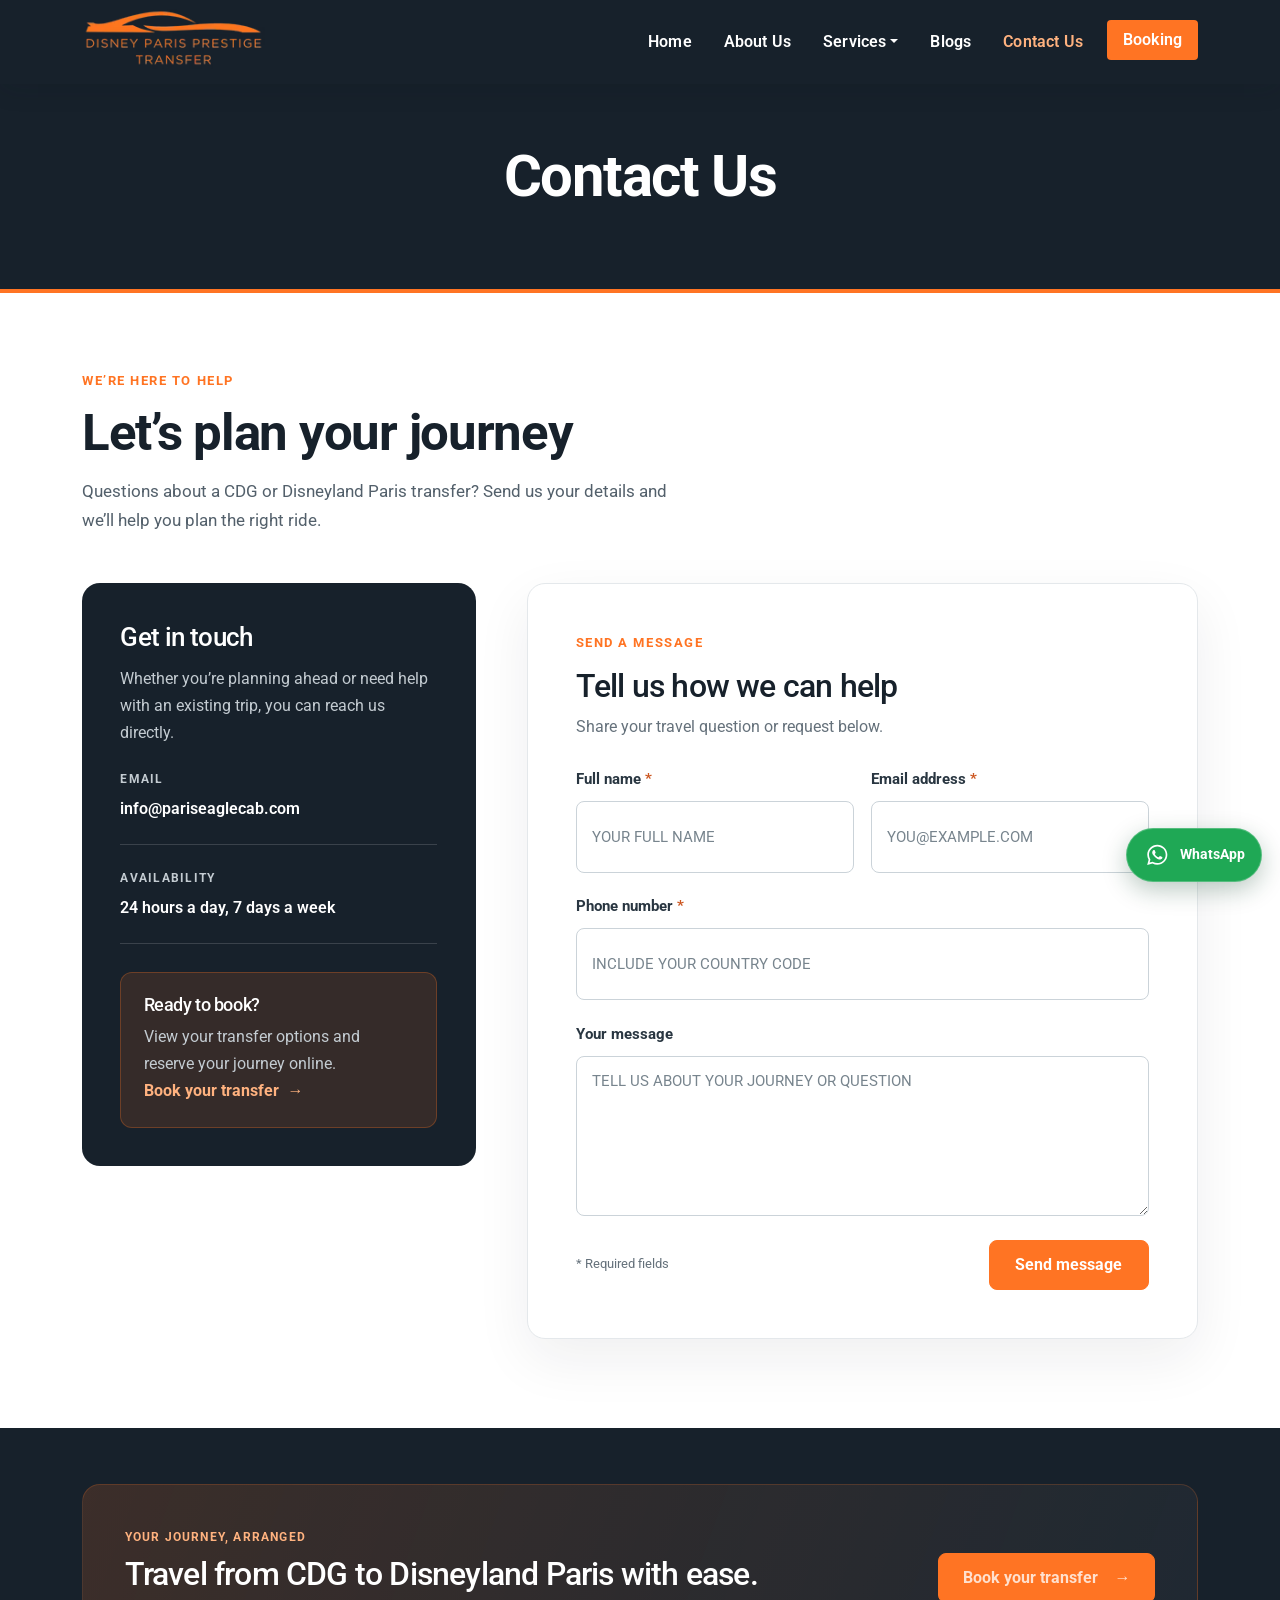
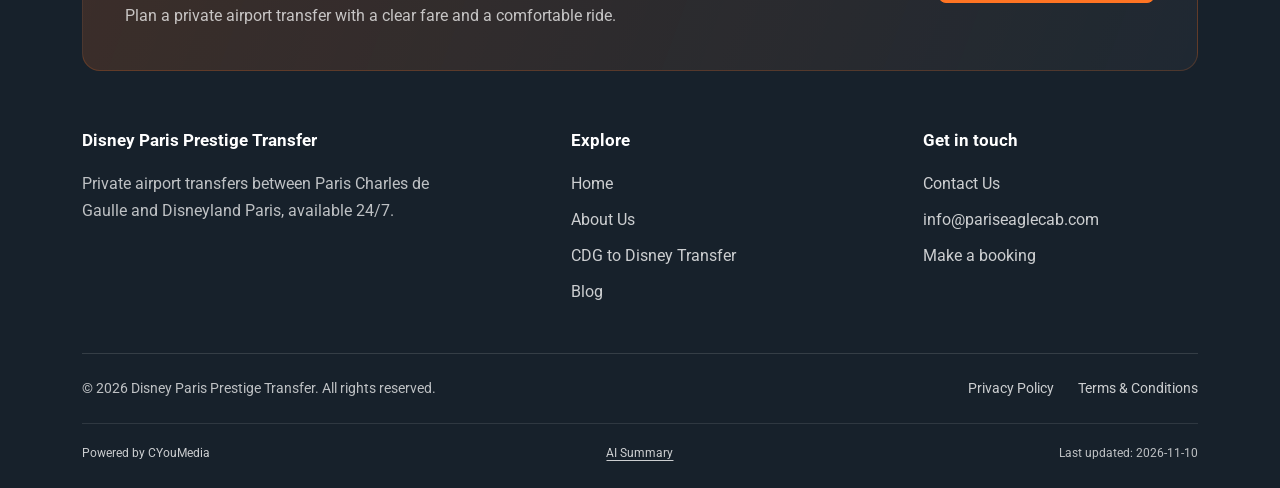
<file: contact-us/index.html>
<!DOCTYPE html>
<html lang="en-US">
<head><link as="image" fetchpriority="high" imagesizes="100vw" imagesrcset="../images/dl_7bad09ebac6b.avif 200w" rel="preload" type="image/avif"/>
<meta charset="utf-8"/>
<meta content="IE=edge" http-equiv="X-UA-Compatible"/>
<meta content="width=device-width, minimum-scale=1.0, initial-scale=1, shrink-to-fit=no" name="viewport"/>
<meta content="#ff7423" name="theme-color"/>
<link href="../assets/media/542a4e6fe5c3.png" rel="icon" sizes="32x32"/>
<meta content="index, follow, max-image-preview:large, max-snippet:-1, max-video-preview:-1" name="robots"/>
<!-- This site is optimized with the Yoast SEO plugin v28.1 - https://yoast.com/product/yoast-seo-wordpress/ -->
<title>Contact Disney Paris Prestige Transfer | Book Now</title>
<meta content="Contact Disney Paris Prestige Transfer to book your CDG to Disneyland Paris private airport transfer, available 24/7. Email info@pariseaglecab.com today." name="description"/>
<meta content="2026-11-02T13:27:03+00:00" property="article:modified_time"/>
<!-- / Yoast SEO plugin. -->
<link href="https://disneyparisprestigetransfer.com/wp-json/oembed/1.0/embed?url=https%3A%2F%2Fdisneyparisprestigetransfer.com%2Fcontact-us%2F" rel="alternate" title="oEmbed (JSON)" type="application/json+oembed"/>
<link href="https://disneyparisprestigetransfer.com/wp-json/oembed/1.0/embed?url=https%3A%2F%2Fdisneyparisprestigetransfer.com%2Fcontact-us%2F&amp;format=xml" rel="alternate" title="oEmbed (XML)" type="text/xml+oembed"/>
<style id="wp-img-auto-sizes-contain-inline-css" type="text/css">
img:is([sizes=auto i],[sizes^="auto," i]){contain-intrinsic-size:3000px 1500px}
/*# sourceURL=wp-img-auto-sizes-contain-inline-css */
</style>
<link href="../assets/css/3e08a085d8a9.css" id="ht_ctc_main_css-css" media="all" rel="stylesheet" type="text/css"/>
<style id="ht_ctc_main_css-inline-css" type="text/css">
.ht_ctc_entry_animation{animation-duration:0.4s;animation-fill-mode:both;animation-delay:0s;animation-iteration-count:1}@keyframes ht_ctc_anim_corner{0%{opacity:0;transform:scale(0)}100%{opacity:1;transform:scale(1)}}.ht_ctc_an_entry_corner{animation-name:ht_ctc_anim_corner;animation-timing-function:cubic-bezier(0.25,1,0.5,1);transform-origin:bottom var(--side,right)}
/*# sourceURL=ht_ctc_main_css-inline-css */
</style>
<style id="wp-emoji-styles-inline-css" type="text/css">

	img.wp-smiley, img.emoji {
		display: inline !important;
		border: none !important;
		box-shadow: none !important;
		height: 1em !important;
		width: 1em !important;
		margin: 0 0.07em !important;
		vertical-align: -0.1em !important;
		background: none !important;
		padding: 0 !important;
	}
/*# sourceURL=wp-emoji-styles-inline-css */
</style>
<link href="../assets/css/a0fd4d3f22b3.css" id="wp-block-library-css" media="all" rel="stylesheet" type="text/css"/>
<style id="classic-theme-styles-inline-css" type="text/css">
/*! This file is auto-generated */
.wp-block-button__link{color:#fff;background-color:#32373c;border-radius:9999px;box-shadow:none;text-decoration:none;padding:calc(.667em + 2px) calc(1.333em + 2px);font-size:1.125em}.wp-block-file__button{background:#32373c;color:#fff;text-decoration:none}
/*# sourceURL=/wp-includes/css/classic-themes.min.css */
</style>
<link href="../assets/css/386fbb57d359.css" id="hostinger-reach-subscription-block-css" media="all" rel="stylesheet" type="text/css"/>
<style id="global-styles-inline-css" type="text/css">
:root{--wp--preset--aspect-ratio--square: 1;--wp--preset--aspect-ratio--4-3: 4/3;--wp--preset--aspect-ratio--3-4: 3/4;--wp--preset--aspect-ratio--3-2: 3/2;--wp--preset--aspect-ratio--2-3: 2/3;--wp--preset--aspect-ratio--16-9: 16/9;--wp--preset--aspect-ratio--9-16: 9/16;--wp--preset--color--black: #000000;--wp--preset--color--cyan-bluish-gray: #abb8c3;--wp--preset--color--white: #ffffff;--wp--preset--color--pale-pink: #f78da7;--wp--preset--color--vivid-red: #cf2e2e;--wp--preset--color--luminous-vivid-orange: #ff6900;--wp--preset--color--luminous-vivid-amber: #fcb900;--wp--preset--color--light-green-cyan: #7bdcb5;--wp--preset--color--vivid-green-cyan: #00d084;--wp--preset--color--pale-cyan-blue: #8ed1fc;--wp--preset--color--vivid-cyan-blue: #0693e3;--wp--preset--color--vivid-purple: #9b51e0;--wp--preset--gradient--vivid-cyan-blue-to-vivid-purple: linear-gradient(135deg,rgb(6,147,227) 0%,rgb(155,81,224) 100%);--wp--preset--gradient--light-green-cyan-to-vivid-green-cyan: linear-gradient(135deg,rgb(122,220,180) 0%,rgb(0,208,130) 100%);--wp--preset--gradient--luminous-vivid-amber-to-luminous-vivid-orange: linear-gradient(135deg,rgb(252,185,0) 0%,rgb(255,105,0) 100%);--wp--preset--gradient--luminous-vivid-orange-to-vivid-red: linear-gradient(135deg,rgb(255,105,0) 0%,rgb(207,46,46) 100%);--wp--preset--gradient--very-light-gray-to-cyan-bluish-gray: linear-gradient(135deg,rgb(238,238,238) 0%,rgb(169,184,195) 100%);--wp--preset--gradient--cool-to-warm-spectrum: linear-gradient(135deg,rgb(74,234,220) 0%,rgb(151,120,209) 20%,rgb(207,42,186) 40%,rgb(238,44,130) 60%,rgb(251,105,98) 80%,rgb(254,248,76) 100%);--wp--preset--gradient--blush-light-purple: linear-gradient(135deg,rgb(255,206,236) 0%,rgb(152,150,240) 100%);--wp--preset--gradient--blush-bordeaux: linear-gradient(135deg,rgb(254,205,165) 0%,rgb(254,45,45) 50%,rgb(107,0,62) 100%);--wp--preset--gradient--luminous-dusk: linear-gradient(135deg,rgb(255,203,112) 0%,rgb(199,81,192) 50%,rgb(65,88,208) 100%);--wp--preset--gradient--pale-ocean: linear-gradient(135deg,rgb(255,245,203) 0%,rgb(182,227,212) 50%,rgb(51,167,181) 100%);--wp--preset--gradient--electric-grass: linear-gradient(135deg,rgb(202,248,128) 0%,rgb(113,206,126) 100%);--wp--preset--gradient--midnight: linear-gradient(135deg,rgb(2,3,129) 0%,rgb(40,116,252) 100%);--wp--preset--font-size--small: 13px;--wp--preset--font-size--medium: 20px;--wp--preset--font-size--large: 36px;--wp--preset--font-size--x-large: 42px;--wp--preset--spacing--20: 0.44rem;--wp--preset--spacing--30: 0.67rem;--wp--preset--spacing--40: 1rem;--wp--preset--spacing--50: 1.5rem;--wp--preset--spacing--60: 2.25rem;--wp--preset--spacing--70: 3.38rem;--wp--preset--spacing--80: 5.06rem;--wp--preset--shadow--natural: 6px 6px 9px rgba(0, 0, 0, 0.2);--wp--preset--shadow--deep: 12px 12px 50px rgba(0, 0, 0, 0.4);--wp--preset--shadow--sharp: 6px 6px 0px rgba(0, 0, 0, 0.2);--wp--preset--shadow--outlined: 6px 6px 0px -3px rgb(255, 255, 255), 6px 6px rgb(0, 0, 0);--wp--preset--shadow--crisp: 6px 6px 0px rgb(0, 0, 0);}:where(.is-layout-flex){gap: 0.5em;}:where(.is-layout-grid){gap: 0.5em;}body .is-layout-flex{display: flex;}.is-layout-flex{flex-wrap: wrap;align-items: center;}.is-layout-flex > :is(*, div){margin: 0;}body .is-layout-grid{display: grid;}.is-layout-grid > :is(*, div){margin: 0;}:where(.wp-block-columns.is-layout-flex){gap: 2em;}:where(.wp-block-columns.is-layout-grid){gap: 2em;}:where(.wp-block-post-template.is-layout-flex){gap: 1.25em;}:where(.wp-block-post-template.is-layout-grid){gap: 1.25em;}.has-black-color{color: var(--wp--preset--color--black) !important;}.has-cyan-bluish-gray-color{color: var(--wp--preset--color--cyan-bluish-gray) !important;}.has-white-color{color: var(--wp--preset--color--white) !important;}.has-pale-pink-color{color: var(--wp--preset--color--pale-pink) !important;}.has-vivid-red-color{color: var(--wp--preset--color--vivid-red) !important;}.has-luminous-vivid-orange-color{color: var(--wp--preset--color--luminous-vivid-orange) !important;}.has-luminous-vivid-amber-color{color: var(--wp--preset--color--luminous-vivid-amber) !important;}.has-light-green-cyan-color{color: var(--wp--preset--color--light-green-cyan) !important;}.has-vivid-green-cyan-color{color: var(--wp--preset--color--vivid-green-cyan) !important;}.has-pale-cyan-blue-color{color: var(--wp--preset--color--pale-cyan-blue) !important;}.has-vivid-cyan-blue-color{color: var(--wp--preset--color--vivid-cyan-blue) !important;}.has-vivid-purple-color{color: var(--wp--preset--color--vivid-purple) !important;}.has-black-background-color{background-color: var(--wp--preset--color--black) !important;}.has-cyan-bluish-gray-background-color{background-color: var(--wp--preset--color--cyan-bluish-gray) !important;}.has-white-background-color{background-color: var(--wp--preset--color--white) !important;}.has-pale-pink-background-color{background-color: var(--wp--preset--color--pale-pink) !important;}.has-vivid-red-background-color{background-color: var(--wp--preset--color--vivid-red) !important;}.has-luminous-vivid-orange-background-color{background-color: var(--wp--preset--color--luminous-vivid-orange) !important;}.has-luminous-vivid-amber-background-color{background-color: var(--wp--preset--color--luminous-vivid-amber) !important;}.has-light-green-cyan-background-color{background-color: var(--wp--preset--color--light-green-cyan) !important;}.has-vivid-green-cyan-background-color{background-color: var(--wp--preset--color--vivid-green-cyan) !important;}.has-pale-cyan-blue-background-color{background-color: var(--wp--preset--color--pale-cyan-blue) !important;}.has-vivid-cyan-blue-background-color{background-color: var(--wp--preset--color--vivid-cyan-blue) !important;}.has-vivid-purple-background-color{background-color: var(--wp--preset--color--vivid-purple) !important;}.has-black-border-color{border-color: var(--wp--preset--color--black) !important;}.has-cyan-bluish-gray-border-color{border-color: var(--wp--preset--color--cyan-bluish-gray) !important;}.has-white-border-color{border-color: var(--wp--preset--color--white) !important;}.has-pale-pink-border-color{border-color: var(--wp--preset--color--pale-pink) !important;}.has-vivid-red-border-color{border-color: var(--wp--preset--color--vivid-red) !important;}.has-luminous-vivid-orange-border-color{border-color: var(--wp--preset--color--luminous-vivid-orange) !important;}.has-luminous-vivid-amber-border-color{border-color: var(--wp--preset--color--luminous-vivid-amber) !important;}.has-light-green-cyan-border-color{border-color: var(--wp--preset--color--light-green-cyan) !important;}.has-vivid-green-cyan-border-color{border-color: var(--wp--preset--color--vivid-green-cyan) !important;}.has-pale-cyan-blue-border-color{border-color: var(--wp--preset--color--pale-cyan-blue) !important;}.has-vivid-cyan-blue-border-color{border-color: var(--wp--preset--color--vivid-cyan-blue) !important;}.has-vivid-purple-border-color{border-color: var(--wp--preset--color--vivid-purple) !important;}.has-vivid-cyan-blue-to-vivid-purple-gradient-background{background: var(--wp--preset--gradient--vivid-cyan-blue-to-vivid-purple) !important;}.has-light-green-cyan-to-vivid-green-cyan-gradient-background{background: var(--wp--preset--gradient--light-green-cyan-to-vivid-green-cyan) !important;}.has-luminous-vivid-amber-to-luminous-vivid-orange-gradient-background{background: var(--wp--preset--gradient--luminous-vivid-amber-to-luminous-vivid-orange) !important;}.has-luminous-vivid-orange-to-vivid-red-gradient-background{background: var(--wp--preset--gradient--luminous-vivid-orange-to-vivid-red) !important;}.has-very-light-gray-to-cyan-bluish-gray-gradient-background{background: var(--wp--preset--gradient--very-light-gray-to-cyan-bluish-gray) !important;}.has-cool-to-warm-spectrum-gradient-background{background: var(--wp--preset--gradient--cool-to-warm-spectrum) !important;}.has-blush-light-purple-gradient-background{background: var(--wp--preset--gradient--blush-light-purple) !important;}.has-blush-bordeaux-gradient-background{background: var(--wp--preset--gradient--blush-bordeaux) !important;}.has-luminous-dusk-gradient-background{background: var(--wp--preset--gradient--luminous-dusk) !important;}.has-pale-ocean-gradient-background{background: var(--wp--preset--gradient--pale-ocean) !important;}.has-electric-grass-gradient-background{background: var(--wp--preset--gradient--electric-grass) !important;}.has-midnight-gradient-background{background: var(--wp--preset--gradient--midnight) !important;}.has-small-font-size{font-size: var(--wp--preset--font-size--small) !important;}.has-medium-font-size{font-size: var(--wp--preset--font-size--medium) !important;}.has-large-font-size{font-size: var(--wp--preset--font-size--large) !important;}.has-x-large-font-size{font-size: var(--wp--preset--font-size--x-large) !important;}
:where(.wp-block-post-template.is-layout-flex){gap: 1.25em;}:where(.wp-block-post-template.is-layout-grid){gap: 1.25em;}
:where(.wp-block-term-template.is-layout-flex){gap: 1.25em;}:where(.wp-block-term-template.is-layout-grid){gap: 1.25em;}
:where(.wp-block-columns.is-layout-flex){gap: 2em;}:where(.wp-block-columns.is-layout-grid){gap: 2em;}
:root :where(.wp-block-pullquote){font-size: 1.5em;line-height: 1.6;}
/*# sourceURL=global-styles-inline-css */
</style>
<link href="../assets/css/28e4bacf16ab.css" id="contact-form-7-css" media="all" rel="stylesheet" type="text/css"/>
<link href="../assets/css/0710e02f9a86.css" id="bootstrap-css-css" media="all" rel="stylesheet" type="text/css"/>
<link href="../assets/css/cef2a3185101.css" id="aos-css-css" media="all" rel="stylesheet" type="text/css"/>
<link href="../assets/css/c2e49b80783c.css" id="owl-carousel-css-css" media="all" rel="stylesheet" type="text/css"/>
<link href="../assets/css/abaeda034649.css" id="owl-theme-default-css" media="all" rel="stylesheet" type="text/css"/>
<link href="../assets/css/89563f12f903.css" id="base-css-css" media="all" rel="stylesheet" type="text/css"/>
<link href="../assets/css/b5af59549f97.css" id="main-style-css" media="all" rel="stylesheet" type="text/css"/>
<link href="https://disneyparisprestigetransfer.com/wp-json/" rel="https://api.w.org/"/><link href="https://disneyparisprestigetransfer.com/wp-json/wp/v2/pages/25" rel="alternate" title="JSON" type="application/json"/><link href="https://disneyparisprestigetransfer.com/xmlrpc.php?rsd" rel="EditURI" title="RSD" type="application/rsd+xml"/>
<meta content="WordPress 6.9.11" name="generator"/>
<link href="https://disneyparisprestigetransfer.com/?p=25" rel="shortlink"/>
<meta content="https://disneyparisprestigetransfer.com/contact-us/" name="og:url"/><meta content="Elementor 4.3.6; features: e_font_icon_svg, additional_custom_breakpoints; settings: css_print_method-external, google_font-enabled, font_display-swap" name="generator"/>
<style>
				.e-con.e-parent:nth-of-type(n+4):not(.e-lazyloaded):not(.e-no-lazyload),
				.e-con.e-parent:nth-of-type(n+4):not(.e-lazyloaded):not(.e-no-lazyload) * {
					background-image: none !important;
				}
				@media screen and (max-height: 1024px) {
					.e-con.e-parent:nth-of-type(n+3):not(.e-lazyloaded):not(.e-no-lazyload),
					.e-con.e-parent:nth-of-type(n+3):not(.e-lazyloaded):not(.e-no-lazyload) * {
						background-image: none !important;
					}
				}
				@media screen and (max-height: 640px) {
					.e-con.e-parent:nth-of-type(n+2):not(.e-lazyloaded):not(.e-no-lazyload),
					.e-con.e-parent:nth-of-type(n+2):not(.e-lazyloaded):not(.e-no-lazyload) * {
						background-image: none !important;
					}
				}
			</style>
<link href="../assets/media/b298378da982.png" rel="icon" sizes="32x32"/>
<link href="../assets/media/06e483ebc902.png" rel="icon" sizes="192x192"/>
<link href="../assets/media/810247063a4e.png" rel="apple-touch-icon"/>
<meta content="https://disneyparisprestigetransfer.com/wp-content/uploads/2026/03/cropped-favicon-270x270.png" name="msapplication-TileImage"/>
<style id="kirki-inline-styles"></style><style id="ceyou-static-reveal">[data-animation-role],[data-animation-role] *{opacity:1!important;transform:none!important;visibility:visible!important;}img[data-src],img[data-image]{opacity:1!important;visibility:visible!important;}.main-content{opacity:1!important;}.main-content .shopify-section{display:inherit!important;}</style><link href="https://disneyparisprestigetransfer.com/contact-us" rel="canonical"/><meta content="Contact Disney Paris Prestige Transfer | Book Now" property="og:title"/><meta content="Contact Disney Paris Prestige Transfer | Book Now" name="twitter:title"/><meta content="Contact Disney Paris Prestige Transfer to book your CDG to Disneyland Paris private airport transfer, available 24/7. Email info@pariseaglecab.com today." property="og:description"/><meta content="Contact Disney Paris Prestige Transfer to book your CDG to Disneyland Paris private airport transfer, available 24/7. Email info@pariseaglecab.com today." name="twitter:description"/><meta content="website" property="og:type"/><meta content="https://disneyparisprestigetransfer.com/contact-us" property="og:url"/><meta content="summary_large_image" name="twitter:card"/><meta content="https://disneyparisprestigetransfer.com/images/og/dl_dfd3a0261a05.jpg" property="og:image"/><meta content="https://disneyparisprestigetransfer.com/images/og/dl_dfd3a0261a05.jpg" name="twitter:image"/><style data-ceyou-interactivity="">
/* ceyou-interactivity-css:v1 — state styles for the interactivity bundle */
.nav-open{overflow:hidden;}
.nav-menu.is-open,.navbar-collapse.is-open,.site-nav.is-open,#mySidenav.is-open{display:block;}
.ceyou-force-nav{display:flex!important;flex-direction:column;gap:.5rem;}
.js-slider{position:relative;overflow:hidden;}
.js-slider .slide,.js-slider .carousel-item,.js-slider .slider-item,.js-slider [data-slide]{display:none;}
.js-slider .slide.is-active,.js-slider .carousel-item.is-active,.js-slider .slider-item.is-active,.js-slider [data-slide].is-active{display:block;animation:ceyou-fade .4s ease;}
.js-slider [data-slide]:not(.is-active){display:none!important;}
.js-slider [data-slide]{float:none;width:100%;max-width:none;}
.js-slider [data-slider-track]{transform:none!important;width:auto!important;}
[data-slider] [data-slider-track]{transform:none!important;width:auto!important;}[data-slider]:not([data-slider-strip]) [data-slide]{float:none!important;width:100%!important;}[data-slider-strip] [data-slider-track]{display:flex!important;flex-wrap:nowrap!important;overflow-x:auto;scroll-snap-type:x mandatory;gap:var(--ceyou-gap,0px);scrollbar-width:none;}[data-slider-strip] [data-slider-track]::-webkit-scrollbar{display:none;}[data-slider-strip] [data-slide]{flex:0 0 calc((100% - (var(--ceyou-per-view,1) - 1) * var(--ceyou-gap,0px)) / var(--ceyou-per-view,1))!important;width:auto!important;max-width:none!important;float:none!important;scroll-snap-align:start;}[data-slider-strip] [data-slider-dots]{display:none!important;}
@keyframes ceyou-fade{from{opacity:.4}to{opacity:1}}
.slider-prev,.slider-next{position:absolute;top:50%;transform:translateY(-50%);z-index:2;border:0;cursor:pointer;width:42px;height:42px;border-radius:50%;background:rgba(17,17,17,.45);color:#fff;font-size:1.6rem;line-height:1;display:flex;align-items:center;justify-content:center;}
.slider-prev{left:12px;}.slider-next{right:12px;}
.slider-prev:hover,.slider-next:hover{background:rgba(17,17,17,.7);}
.slider-dots{position:absolute;left:0;right:0;bottom:12px;display:flex;gap:8px;justify-content:center;z-index:2;}
.slider-dots button{width:10px;height:10px;padding:0;border:0;border-radius:50%;background:rgba(255,255,255,.55);cursor:pointer;}
.slider-dots button.is-active{background:#fff;}
.modal{display:none;position:fixed;inset:0;z-index:1000;align-items:center;justify-content:center;background:rgba(0,0,0,.6);padding:1rem;}
.modal.is-open{display:flex;}
.modal-open{overflow:hidden;}
.ceyou-lightbox{display:none;position:fixed;inset:0;z-index:1100;background:rgba(0,0,0,.85);cursor:zoom-out;}
.ceyou-lightbox.is-open{display:flex;align-items:center;justify-content:center;padding:2vmin;}
.ceyou-lightbox img{max-width:96vw;max-height:96vh;object-fit:contain;}
.ceyou-toasts{position:fixed;left:50%;bottom:24px;transform:translateX(-50%);z-index:1200;display:flex;flex-direction:column;gap:8px;pointer-events:none;}
.ceyou-toast{background:#111;color:#fff;padding:.7rem 1.1rem;border-radius:8px;font-size:.95rem;box-shadow:0 6px 24px rgba(0,0,0,.25);opacity:0;transform:translateY(12px);transition:opacity .3s,transform .3s;}
.ceyou-toast.is-visible{opacity:1;transform:translateY(0);}
.ceyou-field-error{display:block;color:#c0392b;font-size:.82rem;margin-top:.25rem;min-height:1em;}
.ceyou-invalid{border-color:#c0392b!important;outline-color:#c0392b;}
.ceyou-hp{position:absolute!important;left:-9999px!important;top:auto!important;width:1px!important;height:1px!important;overflow:hidden!important;}
.ceyou-cart-drawer{position:fixed;top:0;right:0;height:100%;width:min(360px,90vw);background:#fff;color:#111;box-shadow:-8px 0 28px rgba(0,0,0,.2);transform:translateX(100%);transition:transform .3s ease;z-index:1300;display:flex;flex-direction:column;}
.ceyou-cart-drawer.is-open{transform:translateX(0);}
.ceyou-cart-head{display:flex;align-items:center;justify-content:space-between;padding:1rem;border-bottom:1px solid #eee;}
.ceyou-cart-close{border:0;background:none;font-size:1.5rem;line-height:1;cursor:pointer;}
.ceyou-cart-items{flex:1;overflow:auto;padding:.5rem 1rem;}
.ceyou-cart-row{display:flex;align-items:center;gap:.5rem;padding:.5rem 0;border-bottom:1px solid #f1f1f1;}
.ceyou-cart-name{flex:1;}
.ceyou-cart-remove{border:0;background:none;cursor:pointer;color:#999;font-size:1.1rem;}
.ceyou-cart-empty{color:#888;}
.ceyou-cart-foot{padding:1rem;border-top:1px solid #eee;font-weight:600;}
@media(prefers-reduced-motion:reduce){.js-slider .is-active{animation:none;}.ceyou-toast{transition:none;}.ceyou-cart-drawer{transition:none;}}
.fade-in-up,.fade-in,.scroll-reveal,[data-reveal]{opacity:1;transform:none;}
@media(prefers-reduced-motion:no-preference){html.ceyou-reveal-ready .fade-in-up,html.ceyou-reveal-ready .fade-in,html.ceyou-reveal-ready .scroll-reveal,html.ceyou-reveal-ready [data-reveal]{opacity:0;animation:none;transition:opacity 300ms ease;will-change:opacity;}
html.ceyou-reveal-ready .fade-in-up.is-visible,html.ceyou-reveal-ready .fade-in.is-visible,html.ceyou-reveal-ready .scroll-reveal.is-visible,html.ceyou-reveal-ready [data-reveal].is-visible{opacity:1;}}
</style><meta content="image/jpeg" property="og:image:type"/><meta content="1024" property="og:image:width"/><meta content="681" property="og:image:height"/><meta content="Contact Disney Paris Prestige Transfer" property="og:image:alt"/><meta content="Contact Disney Paris Prestige Transfer" name="twitter:image:alt"/><meta content="en_US" property="og:locale"/><script data-ceyou-file-nav>(function(){if(location.protocol!=='file:')return;function fix(a){var h=a.getAttribute('href');if(!h||/^([a-z][a-z0-9+.-]*:|\/|#)/i.test(h))return;var m=/^([^?#]*)(.*)$/.exec(h);if(m[1].slice(-1)!=='/')return;a.setAttribute('href',m[1]+'index.html'+m[2]);}document.addEventListener('DOMContentLoaded',function(){var l=document.querySelectorAll('a[href]');for(var i=0;i<l.length;i++)fix(l[i]);});document.addEventListener('click',function(e){var a=e.target&&e.target.closest?e.target.closest('a[href]'):null;if(a)fix(a);},true);})();</script><link href="../assets/css/site-refresh.css" rel="stylesheet" type="text/css"/></head>
<body class="wp-singular page-template-default page page-id-25 wp-custom-logo wp-theme-cms-taxi-booking elementor-default elementor-kit-47">
<style>
.navbar .nav-item .nav-link {
  font-size: 1rem;
  text-transform: capitalize; 
  white-space: nowrap;
}
#menu-primary-menu li:last-child a {
    background-color: var(--brand);
    color: var(--white); 
    border-radius: .25rem;
    padding: .5rem 1rem;
    line-height: 1.5; 
}
#menu-primary-menu li:last-child a:hover {
    background-color: var(--white);
    color: var(--brand);  
}
	@media (max-width:991px) {
		.navbar-nav .dropdown-menu {
			text-align:center;
		}
	}
</style>
<header class="site-header position-fixed top-0 start-0 end-0" id="mainNav">
<nav class="navbar navbar-expand-lg py-0">
<div class="container">
<div class="navbar-brand">
<a aria-label="disney paris prestige transfer" class="custom-logo-link" href="../" rel="home"><picture><source sizes="100vw" srcset="../images/dl_7bad09ebac6b.avif 200w" type="image/avif"/><source sizes="100vw" srcset="../images/dl_7bad09ebac6b.webp 200w" type="image/webp"/><img alt="disney paris prestige transfer" class="custom-logo" decoding="async" fetchpriority="high" height="70" loading="eager" referrerpolicy="no-referrer" src="../images/dl_7bad09ebac6b.webp" width="200"/></picture></a> </div>
<button aria-controls="navbarSupportedContent" aria-expanded="false" aria-label="Toggle navigation" class="navbar-toggler p-1" data-bs-target="#navbarSupportedContent" data-bs-toggle="collapse" type="button">
<svg height="2em" viewbox="0 0 36 36" width="2em" xmlns="http://www.w3.org/2000/svg"><path class="clr-i-outline clr-i-outline-path-1" d="M32 29H4a1 1 0 0 1 0-2h28a1 1 0 0 1 0 2" fill="#fff"></path><path class="clr-i-outline clr-i-outline-path-2" d="M32 19H4a1 1 0 0 1 0-2h28a1 1 0 0 1 0 2" fill="#fff"></path><path class="clr-i-outline clr-i-outline-path-3" d="M32 9H4a1 1 0 0 1 0-2h28a1 1 0 0 1 0 2" fill="#fff"></path><path d="M0 0h36v36H0z" fill="none"></path></svg>
</button>
<div class="collapse navbar-collapse" id="navbarSupportedContent">
<ul class="navbar-nav ms-auto mb-2 mb-lg-0" id="menu-primary-menu"><li class="home-page menu-item menu-item-type-custom menu-item-object-custom nav-item"><a class="nav-link" href="../">Home</a></li>
<li class="about-us menu-item menu-item-type-custom menu-item-object-custom nav-item"><a class="nav-link" href="../about-us/">About Us</a></li>
<li class="menu-item menu-item-type-post_type menu-item-object-page menu-item-has-children nav-item dropdown"><a class="nav-link dropdown-toggle" href="../services/">Services</a><ul class="dropdown-menu"><li class="menu-item menu-item-type-post_type menu-item-object-page nav-item"><a class="nav-link" href="../cdg-to-disney-cab-transfer/">CDG to Disney Cab Transfer</a></li>
</ul>
</li>
<li class="blogs menu-item menu-item-type-post_type menu-item-object-page nav-item"><a class="nav-link" href="../blogs/">Blogs</a></li>
<li class="menu-item menu-item-type-post_type menu-item-object-page current-menu-item page_item page-item-25 current_page_item nav-item"><a aria-current="page" class="nav-link" href="./">Contact Us</a></li>
<li class="menu-item menu-item-type-custom menu-item-object-custom nav-item"><a class="nav-link" href="https://www.pariseaglecab.com/">Booking</a></li>
</ul>
</div>
</div>
</nav>
</header>
<style>
.contact-hero.subpage__header { padding: 9rem 0 5rem; background: #17212b; border-bottom: 4px solid var(--brand, #ff7423); }
.contact-hero h1 { font-size: clamp(2.4rem, 5vw, 4rem); font-weight: 700 !important; }
.contact-content {
  padding-top: clamp(3rem, 6vw, 5.5rem);
  padding-bottom: clamp(4rem, 7vw, 6rem);
}
.contact-intro { max-width: 700px; margin-bottom: clamp(2rem, 4vw, 3rem); }
.contact-eyebrow {
  display: block; margin-bottom: .75rem; color: var(--brand, #ff7423);
  font-size: .8rem; font-weight: 700; letter-spacing: .12em; text-transform: uppercase;
}
.contact-intro h2 { margin: 0 0 1rem; color: #17212b; font-size: clamp(2rem, 4vw, 3.25rem); line-height: 1.12; font-weight: 700; }
.contact-intro p { max-width: 620px; margin: 0; color: #53606b; font-size: 1.075rem; line-height: 1.7; }
.contact-layout { display: grid; grid-template-columns: minmax(260px, .85fr) minmax(0, 1.45fr); gap: clamp(1.5rem, 4vw, 4rem); align-items: start; }
.contact-details { padding: clamp(1.5rem, 3vw, 2.5rem); border-radius: 18px; background: #17212b; color: #fff; }
.contact-details h3 { margin: 0 0 .75rem; color: #fff; font-size: 1.6rem; line-height: 1.2; }
.contact-details > div > p { margin: 0; color: #c3cbd1; line-height: 1.7; }
.contact-method { padding: 1.35rem 0; border-bottom: 1px solid rgba(255,255,255,.15); }
.contact-method-label { display: block; margin-bottom: .4rem; color: #c3cbd1; font-size: .78rem; font-weight: 700; letter-spacing: .1em; text-transform: uppercase; }
.contact-method a, .contact-method strong { color: #fff; font-size: 1rem; font-weight: 600; overflow-wrap: anywhere; }
.contact-method a:hover { color: #ffb27f; }
.contact-booking { margin-top: 1.75rem; padding: 1.4rem; border-radius: 12px; background: rgba(255,116,35,.13); border: 1px solid rgba(255,116,35,.28); }
.contact-booking h4 { margin: 0 0 .4rem; color: #fff; font-size: 1.1rem; }
.contact-booking p { margin: 0 0 1rem; color: #d5dce0; line-height: 1.6; }
.contact-booking a { display: inline-flex; align-items: center; gap: .55rem; color: #ffb27f; font-weight: 700; text-decoration: none; }
.contact-booking a:hover { color: #fff; }
.contact-form-panel { padding: clamp(1.5rem, 4vw, 3rem); border: 1px solid #e4e8eb; border-radius: 18px; background: #fff; box-shadow: 0 20px 55px rgba(23,33,43,.07); }
.contact-form-heading { margin-bottom: 1.7rem; }
.contact-form-heading h3 { margin: 0 0 .4rem; color: #17212b; font-size: clamp(1.5rem, 2.5vw, 2rem); line-height: 1.25; }
.contact-form-heading p { margin: 0; color: #65717b; }
.contact-fields { display: grid; grid-template-columns: repeat(2, minmax(0, 1fr)); gap: 1.35rem 1.1rem; }
.contact-field { display: block; margin: 0; color: #293641; font-size: .92rem; font-weight: 700; }
.contact-field-full { grid-column: 1 / -1; }
.contact-required { color: #cc5620; }
.contact-field .wpcf7-form-control-wrap { display: block; margin-top: .55rem; }
.contact-field .form-control { display: block; width: 100%; min-height: 50px; padding: .8rem .95rem; border: 1px solid #cbd3d9; border-radius: 8px; background: #fff; color: #17212b; font: inherit; font-weight: 400; box-shadow: none; }
.contact-field textarea.form-control { min-height: 148px; resize: vertical; }
.contact-field .form-control::placeholder { color: #78858e; opacity: 1; }
.contact-field .form-control:focus { border-color: var(--brand, #ff7423); outline: 3px solid rgba(255,116,35,.18); box-shadow: none; }
.contact-form-footer { display: flex; justify-content: space-between; align-items: center; gap: 1rem; margin-top: 1.5rem; }
.contact-form-footer > span { color: #65717b; font-size: .82rem; }
.contact-form-footer .btn { min-height: 50px; padding: .7rem 1.6rem; border-radius: 8px; font-weight: 700; }
.contact-content a:focus-visible, .contact-form-footer .btn:focus-visible { outline: 3px solid rgba(255,116,35,.55); outline-offset: 3px; }
@media (max-width: 767px) {
  .contact-hero.subpage__header { padding: 8rem 0 4rem; }
  .contact-layout { grid-template-columns: 1fr; }
  .contact-fields { grid-template-columns: 1fr; }
  .contact-field-full { grid-column: auto; }
}
@media (max-width: 480px) {
  .contact-form-footer { align-items: stretch; flex-direction: column; }
  .contact-form-footer .btn { width: 100%; }
}
</style>
<main class="site-main" id="main-content">
<div class="subpage__header position-relative page__php contact-hero">
<div class="container position-relative">
<h1 class="text-white fw-medium mb-0 text-center test aos-init aos-animate" data-aos="fade-up">
				Contact Us			</h1>
</div>
</div>
<div class="post-25 page type-page status-publish has-post-thumbnail hentry" id="page-25">
<div class="entry-content container contact-content">
<div class="contact-intro">
<span class="contact-eyebrow">We’re here to help</span>
<h2>Let’s plan your journey</h2>
<p>Questions about a CDG or Disneyland Paris transfer? Send us your details and we’ll help you plan the right ride.</p>
</div>
<div class="contact-layout">
<aside class="contact-details" aria-label="Other ways to contact us">
<div>
<h3>Get in touch</h3>
<p>Whether you’re planning ahead or need help with an existing trip, you can reach us directly.</p>
</div>
<div class="contact-method">
<span class="contact-method-label">Email</span>
<a href="mailto:info@pariseaglecab.com">info@pariseaglecab.com</a>
</div>
<div class="contact-method">
<span class="contact-method-label">Availability</span>
<strong>24 hours a day, 7 days a week</strong>
</div>
<div class="contact-booking">
<h4>Ready to book?</h4>
<p>View your transfer options and reserve your journey online.</p>
<a href="https://www.pariseaglecab.com/">Book your transfer <span aria-hidden="true">→</span></a>
</div>
</aside>
<div class="contact-form-panel">
<div class="contact-form-heading">
<span class="contact-eyebrow">Send a message</span>
<h3>Tell us how we can help</h3>
<p>Share your travel question or request below.</p>
</div>
<div class="wpcf7 no-js" data-wpcf7-id="195" dir="ltr" id="wpcf7-f195-p25-o1" lang="en-US">
<div class="screen-reader-response"><p aria-atomic="true" aria-live="polite" role="status"></p> <ul></ul></div>
<form action="/contact-us/#wpcf7-f195-p25-o1" aria-label="Contact form" class="wpcf7-form init contact-form" data-status="init" method="post">
<fieldset class="hidden-fields-container"><input name="_wpcf7" type="hidden" value="195"/><input name="_wpcf7_version" type="hidden" value="6.1.5"/><input name="_wpcf7_locale" type="hidden" value="en_US"/><input name="_wpcf7_unit_tag" type="hidden" value="wpcf7-f195-p25-o1"/><input name="_wpcf7_container_post" type="hidden" value="25"/><input name="_wpcf7_posted_data_hash" type="hidden" value=""/></fieldset>
<div class="contact-fields">
<label class="contact-field">Full name <span class="contact-required">*</span><span class="wpcf7-form-control-wrap" data-name="text-749"><input aria-required="true" autocomplete="name" class="wpcf7-form-control wpcf7-text wpcf7-validates-as-required form-control" id="contact-name" maxlength="400" name="text-749" placeholder="Your full name" required type="text"/></span></label>
<label class="contact-field">Email address <span class="contact-required">*</span><span class="wpcf7-form-control-wrap" data-name="email-42"><input aria-required="true" autocomplete="email" class="wpcf7-form-control wpcf7-email wpcf7-validates-as-required wpcf7-text wpcf7-validates-as-email form-control" id="contact-email" maxlength="400" name="email-42" placeholder="you@example.com" required type="email"/></span></label>
<label class="contact-field contact-field-full">Phone number <span class="contact-required">*</span><span class="wpcf7-form-control-wrap" data-name="tel-214"><input aria-required="true" autocomplete="tel" class="wpcf7-form-control wpcf7-tel wpcf7-validates-as-required wpcf7-text wpcf7-validates-as-tel form-control" id="contact-phone" maxlength="400" name="tel-214" placeholder="Include your country code" required type="tel"/></span></label>
<label class="contact-field contact-field-full">Your message<span class="wpcf7-form-control-wrap" data-name="textarea-110"><textarea class="wpcf7-form-control wpcf7-textarea form-control" id="contact-message" maxlength="2000" name="textarea-110" placeholder="Tell us about your journey or question" rows="6"></textarea></span></label>
</div>
<div class="contact-form-footer"><span>* Required fields</span><input class="wpcf7-form-control wpcf7-submit has-spinner btn btn-primary" type="submit" value="Send message"/></div>
<div aria-hidden="true" class="wpcf7-response-output"></div>
</form>
</div>
</div>
</div>
</div>
</div>
</main><!-- End main-content -->
<footer class="site-footer site-footer--refined">
  <div class="container">
    <div class="footer-cta">
      <div>
        <p class="footer-eyebrow">Your journey, arranged</p>
        <h2>Travel from CDG to Disneyland Paris with ease.</h2>
        <p>Plan a private airport transfer with a clear fare and a comfortable ride.</p>
      </div>
      <a class="btn btn-primary" href="https://www.pariseaglecab.com/">Book your transfer <span aria-hidden="true">→</span></a>
    </div>
    <div class="footer-main">
      <div class="footer-brand">
        <p class="footer-heading">Disney Paris Prestige Transfer</p>
        <p>Private airport transfers between Paris Charles de Gaulle and Disneyland Paris, available 24/7.</p>
      </div>
      <nav aria-label="Footer navigation">
        <p class="footer-heading">Explore</p>
        <ul>
          <li><a href="../">Home</a></li>
          <li><a href="../about-us/">About Us</a></li>
          <li><a href="../cdg-to-disney-cab-transfer/">CDG to Disney Transfer</a></li>
          <li><a href="../blogs/">Blog</a></li>
        </ul>
      </nav>
      <div>
        <p class="footer-heading">Get in touch</p>
        <ul>
          <li><a href="../contact-us/">Contact Us</a></li>
          <li><a href="mailto:info@pariseaglecab.com">info@pariseaglecab.com</a></li>
          <li><a href="https://www.pariseaglecab.com/">Make a booking</a></li>
        </ul>
      </div>
    </div>
    <div class="footer-legal">
      <p>© 2026 Disney Paris Prestige Transfer. All rights reserved.</p>
      <nav aria-label="Legal information">
        <a href="../privacy-policy/">Privacy Policy</a>
        <a href="../terms-conditions/">Terms &amp; Conditions</a>
      </nav>
    </div>
    <div class="footer-meta">
      <a class="footer-credit" href="https://cyoumedia.com/" rel="nofollow noopener noreferrer" target="_blank">Powered by CYouMedia</a>
      <details class="ceyou-aeo" id="ai-summary">
        <summary class="ceyou-aeo-link">AI Summary</summary>
        <div class="ceyou-aeo-panel">
          <ul>
            <li>Private transfers connect Paris Charles de Gaulle Airport and Disneyland Paris.</li>
            <li>Book a fixed-price ride with a private chauffeur and a comfortable vehicle.</li>
            <li>Transfers are available around the clock.</li>
          </ul>
        </div>
      </details>
      <p class="last-updated" data-last-updated="2026-11-10">Last updated: <time datetime="2026-11-10">2026-11-10</time></p>
    </div>
  </div>
</footer>
<!-- <button onclick="topFunction()" id="backTop" class="btn backTop justify-content-center align-items-center p-0 bg-primary" title="Go to top" style="display: flex;">
        <svg xmlns="http://www.w3.org/2000/svg" width="96" height="96" viewBox="0 0 24 24"><path fill="#292929" d="M11.5 19V6.921l-5.792 5.792L5 12l7-7l7 7l-.708.713L12.5 6.921V19z"></path></svg>
    </button> -->
<a class="whatsapp-widget" href="https://wa.me/33698842828?text=Hello%2C%20I%27d%20like%20to%20ask%20about%20a%20Disneyland%20Paris%20transfer." target="_blank" rel="noopener noreferrer" aria-label="Chat with us on WhatsApp">
  <img src="../assets/images/whatsapp.svg" alt="" width="28" height="28" aria-hidden="true"/>
  <span>WhatsApp</span>
</a>
<script id="wp-emoji-settings" type="application/json">
{"baseUrl":"https://s.w.org/images/core/emoji/17.0.2/72x72/","ext":".png","svgUrl":"https://s.w.org/images/core/emoji/17.0.2/svg/","svgExt":".svg","source":{"concatemoji":"https://disneyparisprestigetransfer.com/wp-includes/js/wp-emoji-release.min.js?ver=6.9.11"}}
</script>
<script type="application/ld+json">{
  "@context": "https://schema.org",
  "@graph": [
    {
      "@type": "LocalBusiness",
      "name": "Disneyland Paris airport transfer",
      "email": "info@pariseaglecab.com",
      "url": "https://disneyparisprestigetransfer.com",
      "description": "Disney Paris Prestige Transfer provides private, reliable airport transfers from Paris Charles de Gaulle to Disneyland Paris, available 24/7.",
      "@id": "https://disneyparisprestigetransfer.com/#organization",
      "areaServed": [
        {
          "@type": "Place",
          "name": "Charles de Gaulle Airport"
        },
        {
          "@type": "Place",
          "name": "Disneyland Paris"
        }
      ],
      "priceRange": "From €75",
      "openingHours": "Mo-Su 00:00-23:59",
      "makesOffer": [
        {
          "@type": "Offer",
          "name": "Mercedes S-Class Transfer",
          "itemOffered": {
            "@type": "Service",
            "name": "Private CDG to Disneyland Paris transfer",
            "description": "3 passengers, 2 luggage items. Airport arrivals: 60 min wait. Other pickups: 15 min. Bottle of water and free WIFI. Cancel up to 48h before pickup."
          }
        },
        {
          "@type": "Offer",
          "name": "Mercedes V-Class & EQV Transfer",
          "itemOffered": {
            "@type": "Service",
            "name": "Private CDG to Disneyland Paris transfer",
            "description": "6 passengers, 6 luggage items. Airport arrivals: 60 min wait. Other pickups: 15 min. Bottle of water and free WIFI. Cancel up to 48h before pickup."
          }
        },
        {
          "@type": "Offer",
          "name": "Mercedes-Benz E-Class Transfer",
          "itemOffered": {
            "@type": "Service",
            "name": "Private CDG to Disneyland Paris transfer",
            "description": "3 passengers, 2 luggage items. Airport arrivals: 60 min wait. Other pickups: 15 min. Bottle of water and free WIFI. Cancel up to 48h before pickup."
          }
        },
        {
          "@type": "Offer",
          "name": "Mercedes EQE / Tesla Model X Transfer",
          "itemOffered": {
            "@type": "Service",
            "name": "Private CDG to Disneyland Paris transfer",
            "description": "3 passengers, 2 luggage items. Airport arrivals: 60 min wait. Other pickups: 15 min. Bottle of water and free WIFI. Cancel up to 48h before pickup."
          }
        }
      ],
      "serviceType": "Private airport transfer"
    },
    {
      "@type": "WebSite",
      "@id": "https://disneyparisprestigetransfer.com/#website",
      "url": "https://disneyparisprestigetransfer.com/",
      "name": "Disneyland Paris airport transfer",
      "publisher": {
        "@id": "https://disneyparisprestigetransfer.com/#organization"
      }
    },
    {
      "@type": "WebPage",
      "@id": "https://disneyparisprestigetransfer.com/contact-us#webpage",
      "url": "https://disneyparisprestigetransfer.com/contact-us",
      "isPartOf": {
        "@id": "https://disneyparisprestigetransfer.com/#website"
      },
      "about": {
        "@id": "https://disneyparisprestigetransfer.com/#organization"
      },
      "publisher": {
        "@id": "https://disneyparisprestigetransfer.com/#organization"
      },
      "author": {
        "@id": "https://disneyparisprestigetransfer.com/#organization"
      },
      "name": "Contact Disney Paris Prestige Transfer | Book Now",
      "datePublished": "2026-11-10",
      "dateModified": "2026-11-10"
    }
  ]
}</script><script data-avp="summary" type="application/ld+json">{
  "@context": "https://schema.org",
  "@type": "ItemList",
  "name": "Key takeaways",
  "itemListElement": [
    {
      "@type": "ListItem",
      "position": 1,
      "name": "Contact Disney Paris Prestige Transfer to book your CDG to Disneyland Paris private airport transfer, available 24/7. Email info@pariseaglecab.com today."
    },
    {
      "@type": "ListItem",
      "position": 2,
      "name": "Book your CDG or Disneyland Paris transfer anytime. We’re available 24/7."
    }
  ]
}</script><script data-ceyou-interactivity="" defer="" src="../script.min.js"></script></body>
</html>
</file>
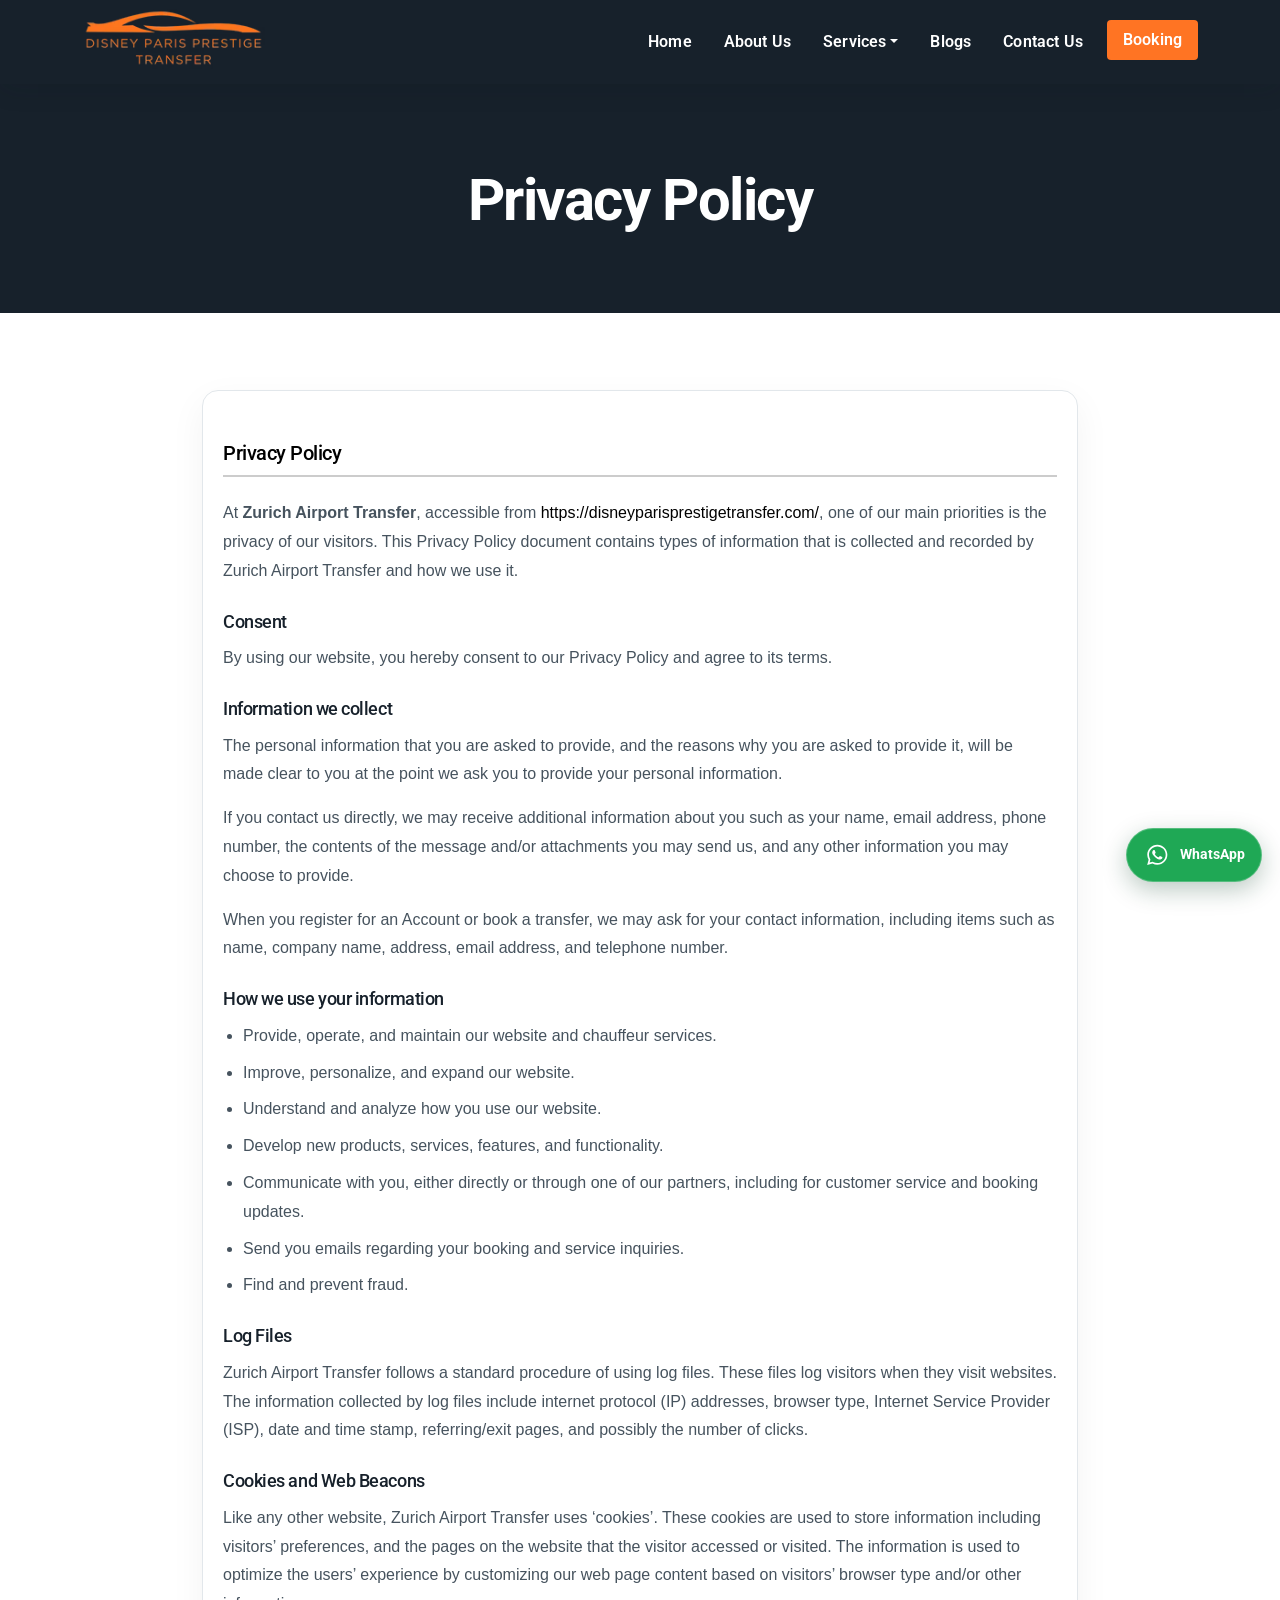
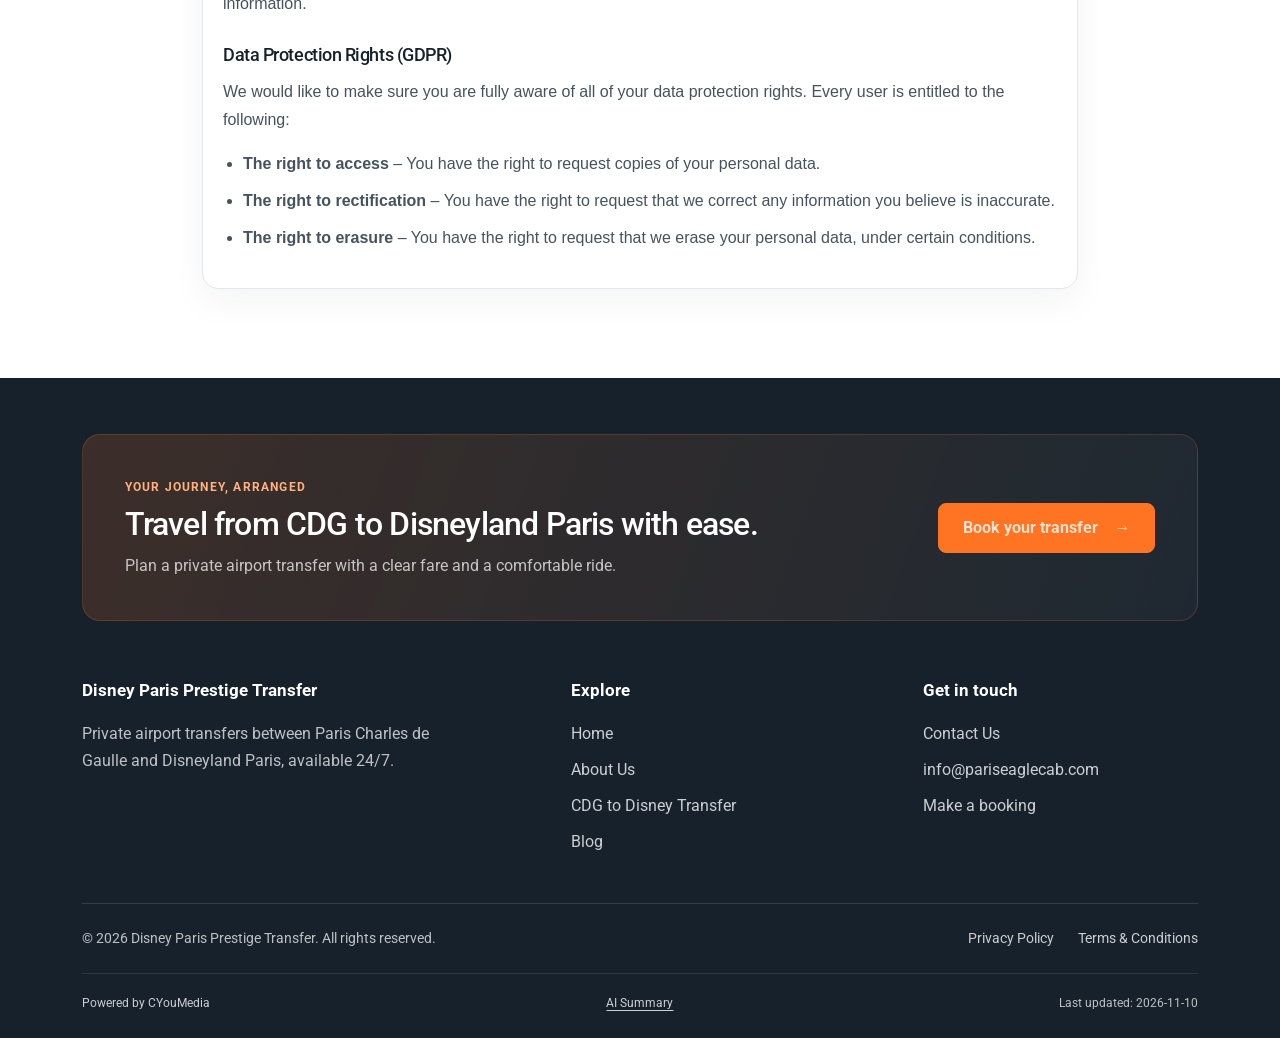
<file: privacy-policy/index.html>
<!DOCTYPE html>
<html lang="en-US">
<head><link as="image" fetchpriority="high" imagesizes="100vw" imagesrcset="../images/dl_7bad09ebac6b.avif 200w" rel="preload" type="image/avif"/>
<meta charset="utf-8"/>
<meta content="IE=edge" http-equiv="X-UA-Compatible"/>
<meta content="width=device-width, minimum-scale=1.0, initial-scale=1, shrink-to-fit=no" name="viewport"/>
<meta content="#ff7423" name="theme-color"/>
<link href="../assets/media/542a4e6fe5c3.png" rel="icon" sizes="32x32"/>
<meta content="index, follow, max-image-preview:large, max-snippet:-1, max-video-preview:-1" name="robots"/>
<!-- This site is optimized with the Yoast SEO plugin v28.1 - https://yoast.com/product/yoast-seo-wordpress/ -->
<title>Privacy Policy | Disney Paris Prestige Transfer</title>
<meta content="Read the Privacy Policy of Disney Paris Prestige Transfer to learn how we collect, use, and protect your personal information when booking transfers." name="description"/>
<meta content="2026-03-29T16:27:23+00:00" property="article:modified_time"/>
<!-- / Yoast SEO plugin. -->
<link href="https://disneyparisprestigetransfer.com/wp-json/oembed/1.0/embed?url=https%3A%2F%2Fdisneyparisprestigetransfer.com%2Fprivacy-policy%2F" rel="alternate" title="oEmbed (JSON)" type="application/json+oembed"/>
<link href="https://disneyparisprestigetransfer.com/wp-json/oembed/1.0/embed?url=https%3A%2F%2Fdisneyparisprestigetransfer.com%2Fprivacy-policy%2F&amp;format=xml" rel="alternate" title="oEmbed (XML)" type="text/xml+oembed"/>
<style id="wp-img-auto-sizes-contain-inline-css" type="text/css">
img:is([sizes=auto i],[sizes^="auto," i]){contain-intrinsic-size:3000px 1500px}
/*# sourceURL=wp-img-auto-sizes-contain-inline-css */
</style>
<link href="../assets/css/3e08a085d8a9.css" id="ht_ctc_main_css-css" media="all" rel="stylesheet" type="text/css"/>
<style id="ht_ctc_main_css-inline-css" type="text/css">
.ht_ctc_entry_animation{animation-duration:0.4s;animation-fill-mode:both;animation-delay:0s;animation-iteration-count:1}@keyframes ht_ctc_anim_corner{0%{opacity:0;transform:scale(0)}100%{opacity:1;transform:scale(1)}}.ht_ctc_an_entry_corner{animation-name:ht_ctc_anim_corner;animation-timing-function:cubic-bezier(0.25,1,0.5,1);transform-origin:bottom var(--side,right)}
/*# sourceURL=ht_ctc_main_css-inline-css */
</style>
<style id="wp-emoji-styles-inline-css" type="text/css">

	img.wp-smiley, img.emoji {
		display: inline !important;
		border: none !important;
		box-shadow: none !important;
		height: 1em !important;
		width: 1em !important;
		margin: 0 0.07em !important;
		vertical-align: -0.1em !important;
		background: none !important;
		padding: 0 !important;
	}
/*# sourceURL=wp-emoji-styles-inline-css */
</style>
<link href="../assets/css/a0fd4d3f22b3.css" id="wp-block-library-css" media="all" rel="stylesheet" type="text/css"/>
<style id="classic-theme-styles-inline-css" type="text/css">
/*! This file is auto-generated */
.wp-block-button__link{color:#fff;background-color:#32373c;border-radius:9999px;box-shadow:none;text-decoration:none;padding:calc(.667em + 2px) calc(1.333em + 2px);font-size:1.125em}.wp-block-file__button{background:#32373c;color:#fff;text-decoration:none}
/*# sourceURL=/wp-includes/css/classic-themes.min.css */
</style>
<link href="../assets/css/386fbb57d359.css" id="hostinger-reach-subscription-block-css" media="all" rel="stylesheet" type="text/css"/>
<style id="global-styles-inline-css" type="text/css">
:root{--wp--preset--aspect-ratio--square: 1;--wp--preset--aspect-ratio--4-3: 4/3;--wp--preset--aspect-ratio--3-4: 3/4;--wp--preset--aspect-ratio--3-2: 3/2;--wp--preset--aspect-ratio--2-3: 2/3;--wp--preset--aspect-ratio--16-9: 16/9;--wp--preset--aspect-ratio--9-16: 9/16;--wp--preset--color--black: #000000;--wp--preset--color--cyan-bluish-gray: #abb8c3;--wp--preset--color--white: #ffffff;--wp--preset--color--pale-pink: #f78da7;--wp--preset--color--vivid-red: #cf2e2e;--wp--preset--color--luminous-vivid-orange: #ff6900;--wp--preset--color--luminous-vivid-amber: #fcb900;--wp--preset--color--light-green-cyan: #7bdcb5;--wp--preset--color--vivid-green-cyan: #00d084;--wp--preset--color--pale-cyan-blue: #8ed1fc;--wp--preset--color--vivid-cyan-blue: #0693e3;--wp--preset--color--vivid-purple: #9b51e0;--wp--preset--gradient--vivid-cyan-blue-to-vivid-purple: linear-gradient(135deg,rgb(6,147,227) 0%,rgb(155,81,224) 100%);--wp--preset--gradient--light-green-cyan-to-vivid-green-cyan: linear-gradient(135deg,rgb(122,220,180) 0%,rgb(0,208,130) 100%);--wp--preset--gradient--luminous-vivid-amber-to-luminous-vivid-orange: linear-gradient(135deg,rgb(252,185,0) 0%,rgb(255,105,0) 100%);--wp--preset--gradient--luminous-vivid-orange-to-vivid-red: linear-gradient(135deg,rgb(255,105,0) 0%,rgb(207,46,46) 100%);--wp--preset--gradient--very-light-gray-to-cyan-bluish-gray: linear-gradient(135deg,rgb(238,238,238) 0%,rgb(169,184,195) 100%);--wp--preset--gradient--cool-to-warm-spectrum: linear-gradient(135deg,rgb(74,234,220) 0%,rgb(151,120,209) 20%,rgb(207,42,186) 40%,rgb(238,44,130) 60%,rgb(251,105,98) 80%,rgb(254,248,76) 100%);--wp--preset--gradient--blush-light-purple: linear-gradient(135deg,rgb(255,206,236) 0%,rgb(152,150,240) 100%);--wp--preset--gradient--blush-bordeaux: linear-gradient(135deg,rgb(254,205,165) 0%,rgb(254,45,45) 50%,rgb(107,0,62) 100%);--wp--preset--gradient--luminous-dusk: linear-gradient(135deg,rgb(255,203,112) 0%,rgb(199,81,192) 50%,rgb(65,88,208) 100%);--wp--preset--gradient--pale-ocean: linear-gradient(135deg,rgb(255,245,203) 0%,rgb(182,227,212) 50%,rgb(51,167,181) 100%);--wp--preset--gradient--electric-grass: linear-gradient(135deg,rgb(202,248,128) 0%,rgb(113,206,126) 100%);--wp--preset--gradient--midnight: linear-gradient(135deg,rgb(2,3,129) 0%,rgb(40,116,252) 100%);--wp--preset--font-size--small: 13px;--wp--preset--font-size--medium: 20px;--wp--preset--font-size--large: 36px;--wp--preset--font-size--x-large: 42px;--wp--preset--spacing--20: 0.44rem;--wp--preset--spacing--30: 0.67rem;--wp--preset--spacing--40: 1rem;--wp--preset--spacing--50: 1.5rem;--wp--preset--spacing--60: 2.25rem;--wp--preset--spacing--70: 3.38rem;--wp--preset--spacing--80: 5.06rem;--wp--preset--shadow--natural: 6px 6px 9px rgba(0, 0, 0, 0.2);--wp--preset--shadow--deep: 12px 12px 50px rgba(0, 0, 0, 0.4);--wp--preset--shadow--sharp: 6px 6px 0px rgba(0, 0, 0, 0.2);--wp--preset--shadow--outlined: 6px 6px 0px -3px rgb(255, 255, 255), 6px 6px rgb(0, 0, 0);--wp--preset--shadow--crisp: 6px 6px 0px rgb(0, 0, 0);}:where(.is-layout-flex){gap: 0.5em;}:where(.is-layout-grid){gap: 0.5em;}body .is-layout-flex{display: flex;}.is-layout-flex{flex-wrap: wrap;align-items: center;}.is-layout-flex > :is(*, div){margin: 0;}body .is-layout-grid{display: grid;}.is-layout-grid > :is(*, div){margin: 0;}:where(.wp-block-columns.is-layout-flex){gap: 2em;}:where(.wp-block-columns.is-layout-grid){gap: 2em;}:where(.wp-block-post-template.is-layout-flex){gap: 1.25em;}:where(.wp-block-post-template.is-layout-grid){gap: 1.25em;}.has-black-color{color: var(--wp--preset--color--black) !important;}.has-cyan-bluish-gray-color{color: var(--wp--preset--color--cyan-bluish-gray) !important;}.has-white-color{color: var(--wp--preset--color--white) !important;}.has-pale-pink-color{color: var(--wp--preset--color--pale-pink) !important;}.has-vivid-red-color{color: var(--wp--preset--color--vivid-red) !important;}.has-luminous-vivid-orange-color{color: var(--wp--preset--color--luminous-vivid-orange) !important;}.has-luminous-vivid-amber-color{color: var(--wp--preset--color--luminous-vivid-amber) !important;}.has-light-green-cyan-color{color: var(--wp--preset--color--light-green-cyan) !important;}.has-vivid-green-cyan-color{color: var(--wp--preset--color--vivid-green-cyan) !important;}.has-pale-cyan-blue-color{color: var(--wp--preset--color--pale-cyan-blue) !important;}.has-vivid-cyan-blue-color{color: var(--wp--preset--color--vivid-cyan-blue) !important;}.has-vivid-purple-color{color: var(--wp--preset--color--vivid-purple) !important;}.has-black-background-color{background-color: var(--wp--preset--color--black) !important;}.has-cyan-bluish-gray-background-color{background-color: var(--wp--preset--color--cyan-bluish-gray) !important;}.has-white-background-color{background-color: var(--wp--preset--color--white) !important;}.has-pale-pink-background-color{background-color: var(--wp--preset--color--pale-pink) !important;}.has-vivid-red-background-color{background-color: var(--wp--preset--color--vivid-red) !important;}.has-luminous-vivid-orange-background-color{background-color: var(--wp--preset--color--luminous-vivid-orange) !important;}.has-luminous-vivid-amber-background-color{background-color: var(--wp--preset--color--luminous-vivid-amber) !important;}.has-light-green-cyan-background-color{background-color: var(--wp--preset--color--light-green-cyan) !important;}.has-vivid-green-cyan-background-color{background-color: var(--wp--preset--color--vivid-green-cyan) !important;}.has-pale-cyan-blue-background-color{background-color: var(--wp--preset--color--pale-cyan-blue) !important;}.has-vivid-cyan-blue-background-color{background-color: var(--wp--preset--color--vivid-cyan-blue) !important;}.has-vivid-purple-background-color{background-color: var(--wp--preset--color--vivid-purple) !important;}.has-black-border-color{border-color: var(--wp--preset--color--black) !important;}.has-cyan-bluish-gray-border-color{border-color: var(--wp--preset--color--cyan-bluish-gray) !important;}.has-white-border-color{border-color: var(--wp--preset--color--white) !important;}.has-pale-pink-border-color{border-color: var(--wp--preset--color--pale-pink) !important;}.has-vivid-red-border-color{border-color: var(--wp--preset--color--vivid-red) !important;}.has-luminous-vivid-orange-border-color{border-color: var(--wp--preset--color--luminous-vivid-orange) !important;}.has-luminous-vivid-amber-border-color{border-color: var(--wp--preset--color--luminous-vivid-amber) !important;}.has-light-green-cyan-border-color{border-color: var(--wp--preset--color--light-green-cyan) !important;}.has-vivid-green-cyan-border-color{border-color: var(--wp--preset--color--vivid-green-cyan) !important;}.has-pale-cyan-blue-border-color{border-color: var(--wp--preset--color--pale-cyan-blue) !important;}.has-vivid-cyan-blue-border-color{border-color: var(--wp--preset--color--vivid-cyan-blue) !important;}.has-vivid-purple-border-color{border-color: var(--wp--preset--color--vivid-purple) !important;}.has-vivid-cyan-blue-to-vivid-purple-gradient-background{background: var(--wp--preset--gradient--vivid-cyan-blue-to-vivid-purple) !important;}.has-light-green-cyan-to-vivid-green-cyan-gradient-background{background: var(--wp--preset--gradient--light-green-cyan-to-vivid-green-cyan) !important;}.has-luminous-vivid-amber-to-luminous-vivid-orange-gradient-background{background: var(--wp--preset--gradient--luminous-vivid-amber-to-luminous-vivid-orange) !important;}.has-luminous-vivid-orange-to-vivid-red-gradient-background{background: var(--wp--preset--gradient--luminous-vivid-orange-to-vivid-red) !important;}.has-very-light-gray-to-cyan-bluish-gray-gradient-background{background: var(--wp--preset--gradient--very-light-gray-to-cyan-bluish-gray) !important;}.has-cool-to-warm-spectrum-gradient-background{background: var(--wp--preset--gradient--cool-to-warm-spectrum) !important;}.has-blush-light-purple-gradient-background{background: var(--wp--preset--gradient--blush-light-purple) !important;}.has-blush-bordeaux-gradient-background{background: var(--wp--preset--gradient--blush-bordeaux) !important;}.has-luminous-dusk-gradient-background{background: var(--wp--preset--gradient--luminous-dusk) !important;}.has-pale-ocean-gradient-background{background: var(--wp--preset--gradient--pale-ocean) !important;}.has-electric-grass-gradient-background{background: var(--wp--preset--gradient--electric-grass) !important;}.has-midnight-gradient-background{background: var(--wp--preset--gradient--midnight) !important;}.has-small-font-size{font-size: var(--wp--preset--font-size--small) !important;}.has-medium-font-size{font-size: var(--wp--preset--font-size--medium) !important;}.has-large-font-size{font-size: var(--wp--preset--font-size--large) !important;}.has-x-large-font-size{font-size: var(--wp--preset--font-size--x-large) !important;}
:where(.wp-block-post-template.is-layout-flex){gap: 1.25em;}:where(.wp-block-post-template.is-layout-grid){gap: 1.25em;}
:where(.wp-block-term-template.is-layout-flex){gap: 1.25em;}:where(.wp-block-term-template.is-layout-grid){gap: 1.25em;}
:where(.wp-block-columns.is-layout-flex){gap: 2em;}:where(.wp-block-columns.is-layout-grid){gap: 2em;}
:root :where(.wp-block-pullquote){font-size: 1.5em;line-height: 1.6;}
/*# sourceURL=global-styles-inline-css */
</style>
<link href="../assets/css/28e4bacf16ab.css" id="contact-form-7-css" media="all" rel="stylesheet" type="text/css"/>
<link href="../assets/css/0710e02f9a86.css" id="bootstrap-css-css" media="all" rel="stylesheet" type="text/css"/>
<link href="../assets/css/cef2a3185101.css" id="aos-css-css" media="all" rel="stylesheet" type="text/css"/>
<link href="../assets/css/c2e49b80783c.css" id="owl-carousel-css-css" media="all" rel="stylesheet" type="text/css"/>
<link href="../assets/css/abaeda034649.css" id="owl-theme-default-css" media="all" rel="stylesheet" type="text/css"/>
<link href="../assets/css/89563f12f903.css" id="base-css-css" media="all" rel="stylesheet" type="text/css"/>
<link href="../assets/css/b5af59549f97.css" id="main-style-css" media="all" rel="stylesheet" type="text/css"/>
<link href="https://disneyparisprestigetransfer.com/wp-json/" rel="https://api.w.org/"/><link href="https://disneyparisprestigetransfer.com/wp-json/wp/v2/pages/456" rel="alternate" title="JSON" type="application/json"/><link href="https://disneyparisprestigetransfer.com/xmlrpc.php?rsd" rel="EditURI" title="RSD" type="application/rsd+xml"/>
<meta content="WordPress 6.9.11" name="generator"/>
<link href="https://disneyparisprestigetransfer.com/?p=456" rel="shortlink"/>
<meta content="https://disneyparisprestigetransfer.com/privacy-policy/" name="og:url"/><meta content="Elementor 4.3.6; features: e_font_icon_svg, additional_custom_breakpoints; settings: css_print_method-external, google_font-enabled, font_display-swap" name="generator"/>
<style>
				.e-con.e-parent:nth-of-type(n+4):not(.e-lazyloaded):not(.e-no-lazyload),
				.e-con.e-parent:nth-of-type(n+4):not(.e-lazyloaded):not(.e-no-lazyload) * {
					background-image: none !important;
				}
				@media screen and (max-height: 1024px) {
					.e-con.e-parent:nth-of-type(n+3):not(.e-lazyloaded):not(.e-no-lazyload),
					.e-con.e-parent:nth-of-type(n+3):not(.e-lazyloaded):not(.e-no-lazyload) * {
						background-image: none !important;
					}
				}
				@media screen and (max-height: 640px) {
					.e-con.e-parent:nth-of-type(n+2):not(.e-lazyloaded):not(.e-no-lazyload),
					.e-con.e-parent:nth-of-type(n+2):not(.e-lazyloaded):not(.e-no-lazyload) * {
						background-image: none !important;
					}
				}
			</style>
<link href="../assets/media/b298378da982.png" rel="icon" sizes="32x32"/>
<link href="../assets/media/06e483ebc902.png" rel="icon" sizes="192x192"/>
<link href="../assets/media/810247063a4e.png" rel="apple-touch-icon"/>
<meta content="https://disneyparisprestigetransfer.com/wp-content/uploads/2026/03/cropped-favicon-270x270.png" name="msapplication-TileImage"/>
<style id="kirki-inline-styles"></style><style id="ceyou-static-reveal">[data-animation-role],[data-animation-role] *{opacity:1!important;transform:none!important;visibility:visible!important;}img[data-src],img[data-image]{opacity:1!important;visibility:visible!important;}.main-content{opacity:1!important;}.main-content .shopify-section{display:inherit!important;}</style><link href="https://disneyparisprestigetransfer.com/privacy-policy" rel="canonical"/><meta content="Privacy Policy | Disney Paris Prestige Transfer" property="og:title"/><meta content="Privacy Policy | Disney Paris Prestige Transfer" name="twitter:title"/><meta content="Read the Privacy Policy of Disney Paris Prestige Transfer to learn how we collect, use, and protect your personal information when booking transfers." property="og:description"/><meta content="Read the Privacy Policy of Disney Paris Prestige Transfer to learn how we collect, use, and protect your personal information when booking transfers." name="twitter:description"/><meta content="website" property="og:type"/><meta content="https://disneyparisprestigetransfer.com/privacy-policy" property="og:url"/><meta content="summary_large_image" name="twitter:card"/><meta content="https://disneyparisprestigetransfer.com/wp-content/uploads/2022/11/disney-paris-prestige-transfer-logo.png" property="og:image"/><meta content="https://disneyparisprestigetransfer.com/wp-content/uploads/2022/11/disney-paris-prestige-transfer-logo.png" name="twitter:image"/><style data-ceyou-interactivity="">
/* ceyou-interactivity-css:v1 — state styles for the interactivity bundle */
.nav-open{overflow:hidden;}
.nav-menu.is-open,.navbar-collapse.is-open,.site-nav.is-open,#mySidenav.is-open{display:block;}
.ceyou-force-nav{display:flex!important;flex-direction:column;gap:.5rem;}
.js-slider{position:relative;overflow:hidden;}
.js-slider .slide,.js-slider .carousel-item,.js-slider .slider-item,.js-slider [data-slide]{display:none;}
.js-slider .slide.is-active,.js-slider .carousel-item.is-active,.js-slider .slider-item.is-active,.js-slider [data-slide].is-active{display:block;animation:ceyou-fade .4s ease;}
.js-slider [data-slide]:not(.is-active){display:none!important;}
.js-slider [data-slide]{float:none;width:100%;max-width:none;}
.js-slider [data-slider-track]{transform:none!important;width:auto!important;}
[data-slider] [data-slider-track]{transform:none!important;width:auto!important;}[data-slider]:not([data-slider-strip]) [data-slide]{float:none!important;width:100%!important;}[data-slider-strip] [data-slider-track]{display:flex!important;flex-wrap:nowrap!important;overflow-x:auto;scroll-snap-type:x mandatory;gap:var(--ceyou-gap,0px);scrollbar-width:none;}[data-slider-strip] [data-slider-track]::-webkit-scrollbar{display:none;}[data-slider-strip] [data-slide]{flex:0 0 calc((100% - (var(--ceyou-per-view,1) - 1) * var(--ceyou-gap,0px)) / var(--ceyou-per-view,1))!important;width:auto!important;max-width:none!important;float:none!important;scroll-snap-align:start;}[data-slider-strip] [data-slider-dots]{display:none!important;}
@keyframes ceyou-fade{from{opacity:.4}to{opacity:1}}
.slider-prev,.slider-next{position:absolute;top:50%;transform:translateY(-50%);z-index:2;border:0;cursor:pointer;width:42px;height:42px;border-radius:50%;background:rgba(17,17,17,.45);color:#fff;font-size:1.6rem;line-height:1;display:flex;align-items:center;justify-content:center;}
.slider-prev{left:12px;}.slider-next{right:12px;}
.slider-prev:hover,.slider-next:hover{background:rgba(17,17,17,.7);}
.slider-dots{position:absolute;left:0;right:0;bottom:12px;display:flex;gap:8px;justify-content:center;z-index:2;}
.slider-dots button{width:10px;height:10px;padding:0;border:0;border-radius:50%;background:rgba(255,255,255,.55);cursor:pointer;}
.slider-dots button.is-active{background:#fff;}
.modal{display:none;position:fixed;inset:0;z-index:1000;align-items:center;justify-content:center;background:rgba(0,0,0,.6);padding:1rem;}
.modal.is-open{display:flex;}
.modal-open{overflow:hidden;}
.ceyou-lightbox{display:none;position:fixed;inset:0;z-index:1100;background:rgba(0,0,0,.85);cursor:zoom-out;}
.ceyou-lightbox.is-open{display:flex;align-items:center;justify-content:center;padding:2vmin;}
.ceyou-lightbox img{max-width:96vw;max-height:96vh;object-fit:contain;}
.ceyou-toasts{position:fixed;left:50%;bottom:24px;transform:translateX(-50%);z-index:1200;display:flex;flex-direction:column;gap:8px;pointer-events:none;}
.ceyou-toast{background:#111;color:#fff;padding:.7rem 1.1rem;border-radius:8px;font-size:.95rem;box-shadow:0 6px 24px rgba(0,0,0,.25);opacity:0;transform:translateY(12px);transition:opacity .3s,transform .3s;}
.ceyou-toast.is-visible{opacity:1;transform:translateY(0);}
.ceyou-field-error{display:block;color:#c0392b;font-size:.82rem;margin-top:.25rem;min-height:1em;}
.ceyou-invalid{border-color:#c0392b!important;outline-color:#c0392b;}
.ceyou-hp{position:absolute!important;left:-9999px!important;top:auto!important;width:1px!important;height:1px!important;overflow:hidden!important;}
.ceyou-cart-drawer{position:fixed;top:0;right:0;height:100%;width:min(360px,90vw);background:#fff;color:#111;box-shadow:-8px 0 28px rgba(0,0,0,.2);transform:translateX(100%);transition:transform .3s ease;z-index:1300;display:flex;flex-direction:column;}
.ceyou-cart-drawer.is-open{transform:translateX(0);}
.ceyou-cart-head{display:flex;align-items:center;justify-content:space-between;padding:1rem;border-bottom:1px solid #eee;}
.ceyou-cart-close{border:0;background:none;font-size:1.5rem;line-height:1;cursor:pointer;}
.ceyou-cart-items{flex:1;overflow:auto;padding:.5rem 1rem;}
.ceyou-cart-row{display:flex;align-items:center;gap:.5rem;padding:.5rem 0;border-bottom:1px solid #f1f1f1;}
.ceyou-cart-name{flex:1;}
.ceyou-cart-remove{border:0;background:none;cursor:pointer;color:#999;font-size:1.1rem;}
.ceyou-cart-empty{color:#888;}
.ceyou-cart-foot{padding:1rem;border-top:1px solid #eee;font-weight:600;}
@media(prefers-reduced-motion:reduce){.js-slider .is-active{animation:none;}.ceyou-toast{transition:none;}.ceyou-cart-drawer{transition:none;}}
.fade-in-up,.fade-in,.scroll-reveal,[data-reveal]{opacity:1;transform:none;}
@media(prefers-reduced-motion:no-preference){html.ceyou-reveal-ready .fade-in-up,html.ceyou-reveal-ready .fade-in,html.ceyou-reveal-ready .scroll-reveal,html.ceyou-reveal-ready [data-reveal]{opacity:0;animation:none;transition:opacity 300ms ease;will-change:opacity;}
html.ceyou-reveal-ready .fade-in-up.is-visible,html.ceyou-reveal-ready .fade-in.is-visible,html.ceyou-reveal-ready .scroll-reveal.is-visible,html.ceyou-reveal-ready [data-reveal].is-visible{opacity:1;}}
</style><meta content="en_US" property="og:locale"/><script data-ceyou-file-nav>(function(){if(location.protocol!=='file:')return;function fix(a){var h=a.getAttribute('href');if(!h||/^([a-z][a-z0-9+.-]*:|\/|#)/i.test(h))return;var m=/^([^?#]*)(.*)$/.exec(h);if(m[1].slice(-1)!=='/')return;a.setAttribute('href',m[1]+'index.html'+m[2]);}document.addEventListener('DOMContentLoaded',function(){var l=document.querySelectorAll('a[href]');for(var i=0;i<l.length;i++)fix(l[i]);});document.addEventListener('click',function(e){var a=e.target&&e.target.closest?e.target.closest('a[href]'):null;if(a)fix(a);},true);})();</script><link href="../assets/css/site-refresh.css" rel="stylesheet" type="text/css"/></head>
<body class="wp-singular page-template-default page page-id-456 wp-custom-logo wp-theme-cms-taxi-booking elementor-default elementor-kit-47">
<style>
.navbar .nav-item .nav-link {
  font-size: 1rem;
  text-transform: capitalize; 
  white-space: nowrap;
}
#menu-primary-menu li:last-child a {
    background-color: var(--brand);
    color: var(--white); 
    border-radius: .25rem;
    padding: .5rem 1rem;
    line-height: 1.5; 
}
#menu-primary-menu li:last-child a:hover {
    background-color: var(--white);
    color: var(--brand);  
}
	@media (max-width:991px) {
		.navbar-nav .dropdown-menu {
			text-align:center;
		}
	}
</style>
<header class="site-header position-fixed top-0 start-0 end-0" id="mainNav">
<nav class="navbar navbar-expand-lg py-0">
<div class="container">
<div class="navbar-brand">
<a aria-label="disney paris prestige transfer" class="custom-logo-link" href="../" rel="home"><picture><source sizes="100vw" srcset="../images/dl_7bad09ebac6b.avif 200w" type="image/avif"/><source sizes="100vw" srcset="../images/dl_7bad09ebac6b.webp 200w" type="image/webp"/><img alt="disney paris prestige transfer" class="custom-logo" decoding="async" fetchpriority="high" height="70" loading="eager" referrerpolicy="no-referrer" src="../images/dl_7bad09ebac6b.webp" width="200"/></picture></a> </div>
<button aria-controls="navbarSupportedContent" aria-expanded="false" aria-label="Toggle navigation" class="navbar-toggler p-1" data-bs-target="#navbarSupportedContent" data-bs-toggle="collapse" type="button">
<svg height="2em" viewbox="0 0 36 36" width="2em" xmlns="http://www.w3.org/2000/svg"><path class="clr-i-outline clr-i-outline-path-1" d="M32 29H4a1 1 0 0 1 0-2h28a1 1 0 0 1 0 2" fill="#fff"></path><path class="clr-i-outline clr-i-outline-path-2" d="M32 19H4a1 1 0 0 1 0-2h28a1 1 0 0 1 0 2" fill="#fff"></path><path class="clr-i-outline clr-i-outline-path-3" d="M32 9H4a1 1 0 0 1 0-2h28a1 1 0 0 1 0 2" fill="#fff"></path><path d="M0 0h36v36H0z" fill="none"></path></svg>
</button>
<div class="collapse navbar-collapse" id="navbarSupportedContent">
<ul class="navbar-nav ms-auto mb-2 mb-lg-0" id="menu-primary-menu"><li class="home-page menu-item menu-item-type-custom menu-item-object-custom nav-item"><a class="nav-link" href="../">Home</a></li>
<li class="about-us menu-item menu-item-type-custom menu-item-object-custom nav-item"><a class="nav-link" href="../about-us/">About Us</a></li>
<li class="menu-item menu-item-type-post_type menu-item-object-page menu-item-has-children nav-item dropdown"><a class="nav-link dropdown-toggle" href="../services/">Services</a><ul class="dropdown-menu"><li class="menu-item menu-item-type-post_type menu-item-object-page nav-item"><a class="nav-link" href="../cdg-to-disney-cab-transfer/">CDG to Disney Cab Transfer</a></li>
</ul>
</li>
<li class="blogs menu-item menu-item-type-post_type menu-item-object-page nav-item"><a class="nav-link" href="../blogs/">Blogs</a></li>
<li class="menu-item menu-item-type-post_type menu-item-object-page nav-item"><a class="nav-link" href="../contact-us/">Contact Us</a></li>
<li class="menu-item menu-item-type-custom menu-item-object-custom nav-item"><a class="nav-link" href="https://www.pariseaglecab.com/">Booking</a></li>
</ul>
</div>
</div>
</nav>
</header>
<main class="site-main" id="main-content">
<div class="bg-dark subpage__header position-relative page__php">
<div class="position-absolute top-0 end-0 w-100 h-100 bg-dark opacity-75 z-1"></div>
<div class="container position-relative z-3">
<h1 class="text-white fw-medium mb-0 text-center test aos-init aos-animate" data-aos="fade-up">
				Privacy Policy			</h1>
</div>
</div>
<div class="post-456 page type-page status-publish hentry" id="page-456">
<div class="entry-content container">
<div style="font-family: 'Trebuchet MS', sans-serif; font-size: 16px; color: #333; line-height: 1.6; max-width: 900px; margin: 0 auto; padding: 20px;">
<h2 style="font-size: 20px; color: #000; border-bottom: 2px solid #ccc; padding-bottom: 10px; margin-top: 30px;">Privacy Policy</h2>
<p style="margin-bottom: 15px;">At <strong>Zurich Airport Transfer</strong>, accessible from <a href="../" style="color: #000;">https://disneyparisprestigetransfer.com/</a>, one of our main priorities is the privacy of our visitors. This Privacy Policy document contains types of information that is collected and recorded by Zurich Airport Transfer and how we use it.</p>
<h3 style="font-size: 18px; margin-top: 25px;">Consent</h3>
<p style="margin-bottom: 15px;">By using our website, you hereby consent to our Privacy Policy and agree to its terms.</p>
<h3 style="font-size: 18px; margin-top: 25px;">Information we collect</h3>
<p style="margin-bottom: 15px;">The personal information that you are asked to provide, and the reasons why you are asked to provide it, will be made clear to you at the point we ask you to provide your personal information.</p>
<p style="margin-bottom: 15px;">If you contact us directly, we may receive additional information about you such as your name, email address, phone number, the contents of the message and/or attachments you may send us, and any other information you may choose to provide.</p>
<p style="margin-bottom: 15px;">When you register for an Account or book a transfer, we may ask for your contact information, including items such as name, company name, address, email address, and telephone number.</p>
<h3 style="font-size: 18px; margin-top: 25px;">How we use your information</h3>
<ul style="margin-bottom: 15px; padding-left: 20px;">
<li style="margin-bottom: 8px;">Provide, operate, and maintain our website and chauffeur services.</li>
<li style="margin-bottom: 8px;">Improve, personalize, and expand our website.</li>
<li style="margin-bottom: 8px;">Understand and analyze how you use our website.</li>
<li style="margin-bottom: 8px;">Develop new products, services, features, and functionality.</li>
<li style="margin-bottom: 8px;">Communicate with you, either directly or through one of our partners, including for customer service and booking updates.</li>
<li style="margin-bottom: 8px;">Send you emails regarding your booking and service inquiries.</li>
<li style="margin-bottom: 8px;">Find and prevent fraud.</li>
</ul>
<h3 style="font-size: 18px; margin-top: 25px;">Log Files</h3>
<p style="margin-bottom: 15px;">Zurich Airport Transfer follows a standard procedure of using log files. These files log visitors when they visit websites. The information collected by log files include internet protocol (IP) addresses, browser type, Internet Service Provider (ISP), date and time stamp, referring/exit pages, and possibly the number of clicks.</p>
<h3 style="font-size: 18px; margin-top: 25px;">Cookies and Web Beacons</h3>
<p style="margin-bottom: 15px;">Like any other website, Zurich Airport Transfer uses ‘cookies’. These cookies are used to store information including visitors’ preferences, and the pages on the website that the visitor accessed or visited. The information is used to optimize the users’ experience by customizing our web page content based on visitors’ browser type and/or other information.</p>
<h3 style="font-size: 18px; margin-top: 25px;">Data Protection Rights (GDPR)</h3>
<p style="margin-bottom: 15px;">We would like to make sure you are fully aware of all of your data protection rights. Every user is entitled to the following:</p>
<ul style="margin-bottom: 15px; padding-left: 20px;">
<li style="margin-bottom: 8px;"><strong>The right to access</strong> – You have the right to request copies of your personal data.</li>
<li style="margin-bottom: 8px;"><strong>The right to rectification</strong> – You have the right to request that we correct any information you believe is inaccurate.</li>
<li style="margin-bottom: 8px;"><strong>The right to erasure</strong> – You have the right to request that we erase your personal data, under certain conditions.</li>
</ul>
</div>
</div>
</div>
</main><!-- End main-content -->
<footer class="site-footer site-footer--refined">
  <div class="container">
    <div class="footer-cta">
      <div>
        <p class="footer-eyebrow">Your journey, arranged</p>
        <h2>Travel from CDG to Disneyland Paris with ease.</h2>
        <p>Plan a private airport transfer with a clear fare and a comfortable ride.</p>
      </div>
      <a class="btn btn-primary" href="https://www.pariseaglecab.com/">Book your transfer <span aria-hidden="true">→</span></a>
    </div>
    <div class="footer-main">
      <div class="footer-brand">
        <p class="footer-heading">Disney Paris Prestige Transfer</p>
        <p>Private airport transfers between Paris Charles de Gaulle and Disneyland Paris, available 24/7.</p>
      </div>
      <nav aria-label="Footer navigation">
        <p class="footer-heading">Explore</p>
        <ul>
          <li><a href="../">Home</a></li>
          <li><a href="../about-us/">About Us</a></li>
          <li><a href="../cdg-to-disney-cab-transfer/">CDG to Disney Transfer</a></li>
          <li><a href="../blogs/">Blog</a></li>
        </ul>
      </nav>
      <div>
        <p class="footer-heading">Get in touch</p>
        <ul>
          <li><a href="../contact-us/">Contact Us</a></li>
          <li><a href="mailto:info@pariseaglecab.com">info@pariseaglecab.com</a></li>
          <li><a href="https://www.pariseaglecab.com/">Make a booking</a></li>
        </ul>
      </div>
    </div>
    <div class="footer-legal">
      <p>© 2026 Disney Paris Prestige Transfer. All rights reserved.</p>
      <nav aria-label="Legal information">
        <a href="../privacy-policy/">Privacy Policy</a>
        <a href="../terms-conditions/">Terms &amp; Conditions</a>
      </nav>
    </div>
    <div class="footer-meta">
      <a class="footer-credit" href="https://cyoumedia.com/" rel="nofollow noopener noreferrer" target="_blank">Powered by CYouMedia</a>
      <details class="ceyou-aeo" id="ai-summary">
        <summary class="ceyou-aeo-link">AI Summary</summary>
        <div class="ceyou-aeo-panel">
          <ul>
            <li>Private transfers connect Paris Charles de Gaulle Airport and Disneyland Paris.</li>
            <li>Book a fixed-price ride with a private chauffeur and a comfortable vehicle.</li>
            <li>Transfers are available around the clock.</li>
          </ul>
        </div>
      </details>
      <p class="last-updated" data-last-updated="2026-11-10">Last updated: <time datetime="2026-11-10">2026-11-10</time></p>
    </div>
  </div>
</footer>
<!-- <button onclick="topFunction()" id="backTop" class="btn backTop justify-content-center align-items-center p-0 bg-primary" title="Go to top" style="display: flex;">
        <svg xmlns="http://www.w3.org/2000/svg" width="96" height="96" viewBox="0 0 24 24"><path fill="#292929" d="M11.5 19V6.921l-5.792 5.792L5 12l7-7l7 7l-.708.713L12.5 6.921V19z"></path></svg>
    </button> -->
<a class="whatsapp-widget" href="https://wa.me/33698842828?text=Hello%2C%20I%27d%20like%20to%20ask%20about%20a%20Disneyland%20Paris%20transfer." target="_blank" rel="noopener noreferrer" aria-label="Chat with us on WhatsApp">
  <img src="../assets/images/whatsapp.svg" alt="" width="28" height="28" aria-hidden="true"/>
  <span>WhatsApp</span>
</a>
<script id="wp-emoji-settings" type="application/json">
{"baseUrl":"https://s.w.org/images/core/emoji/17.0.2/72x72/","ext":".png","svgUrl":"https://s.w.org/images/core/emoji/17.0.2/svg/","svgExt":".svg","source":{"concatemoji":"https://disneyparisprestigetransfer.com/wp-includes/js/wp-emoji-release.min.js?ver=6.9.11"}}
</script>
<script type="application/ld+json">{
  "@context": "https://schema.org",
  "@graph": [
    {
      "@type": "TravelAgency",
      "name": "Disneyland Paris airport transfer",
      "url": "https://disneyparisprestigetransfer.com/",
      "email": "info@pariseaglecab.com",
      "description": "Disney Paris Prestige Transfer provides private, reliable airport transfers from Paris Charles de Gaulle to Disneyland Paris, available 24/7.",
      "@id": "https://disneyparisprestigetransfer.com/#organization",
      "areaServed": [
        {
          "@type": "Place",
          "name": "Charles de Gaulle Airport"
        },
        {
          "@type": "Place",
          "name": "Disneyland Paris"
        }
      ],
      "priceRange": "From €75",
      "openingHours": "Mo-Su 00:00-23:59",
      "makesOffer": [
        {
          "@type": "Offer",
          "name": "Mercedes S-Class Transfer",
          "itemOffered": {
            "@type": "Service",
            "name": "Private CDG to Disneyland Paris transfer",
            "description": "3 passengers, 2 luggage items. Airport arrivals: 60 min wait. Other pickups: 15 min. Bottle of water and free WIFI. Cancel up to 48h before pickup."
          }
        },
        {
          "@type": "Offer",
          "name": "Mercedes V-Class & EQV Transfer",
          "itemOffered": {
            "@type": "Service",
            "name": "Private CDG to Disneyland Paris transfer",
            "description": "6 passengers, 6 luggage items. Airport arrivals: 60 min wait. Other pickups: 15 min. Bottle of water and free WIFI. Cancel up to 48h before pickup."
          }
        },
        {
          "@type": "Offer",
          "name": "Mercedes-Benz E-Class Transfer",
          "itemOffered": {
            "@type": "Service",
            "name": "Private CDG to Disneyland Paris transfer",
            "description": "3 passengers, 2 luggage items. Airport arrivals: 60 min wait. Other pickups: 15 min. Bottle of water and free WIFI. Cancel up to 48h before pickup."
          }
        },
        {
          "@type": "Offer",
          "name": "Mercedes EQE / Tesla Model X Transfer",
          "itemOffered": {
            "@type": "Service",
            "name": "Private CDG to Disneyland Paris transfer",
            "description": "3 passengers, 2 luggage items. Airport arrivals: 60 min wait. Other pickups: 15 min. Bottle of water and free WIFI. Cancel up to 48h before pickup."
          }
        }
      ],
      "serviceType": "Private airport transfer"
    },
    {
      "@type": "WebSite",
      "@id": "https://disneyparisprestigetransfer.com/#website",
      "url": "https://disneyparisprestigetransfer.com/",
      "name": "Disneyland Paris airport transfer",
      "publisher": {
        "@id": "https://disneyparisprestigetransfer.com/#organization"
      }
    },
    {
      "@type": "WebPage",
      "@id": "https://disneyparisprestigetransfer.com/privacy-policy#webpage",
      "url": "https://disneyparisprestigetransfer.com/privacy-policy",
      "isPartOf": {
        "@id": "https://disneyparisprestigetransfer.com/#website"
      },
      "about": {
        "@id": "https://disneyparisprestigetransfer.com/#organization"
      },
      "publisher": {
        "@id": "https://disneyparisprestigetransfer.com/#organization"
      },
      "author": {
        "@id": "https://disneyparisprestigetransfer.com/#organization"
      },
      "name": "Privacy Policy | Disney Paris Prestige Transfer",
      "datePublished": "2026-11-10",
      "dateModified": "2026-11-10"
    }
  ]
}</script><script data-avp="summary" type="application/ld+json">{
  "@context": "https://schema.org",
  "@type": "ItemList",
  "name": "Key takeaways",
  "itemListElement": [
    {
      "@type": "ListItem",
      "position": 1,
      "name": "Read the Privacy Policy of Disney Paris Prestige Transfer to learn how we collect, use, and protect your personal information when booking transfers."
    },
    {
      "@type": "ListItem",
      "position": 2,
      "name": "At Zurich Airport Transfer, accessible from https://disneyparisprestigetransfer.com/, one of our main priorities is the privacy of our visitors. This Privacy Policy document contains types of…"
    },
    {
      "@type": "ListItem",
      "position": 3,
      "name": "By using our website, you hereby consent to our Privacy Policy and agree to its terms."
    }
  ]
}</script><script data-ceyou-interactivity="" defer="" src="../script.min.js"></script></body>
</html>
</file>
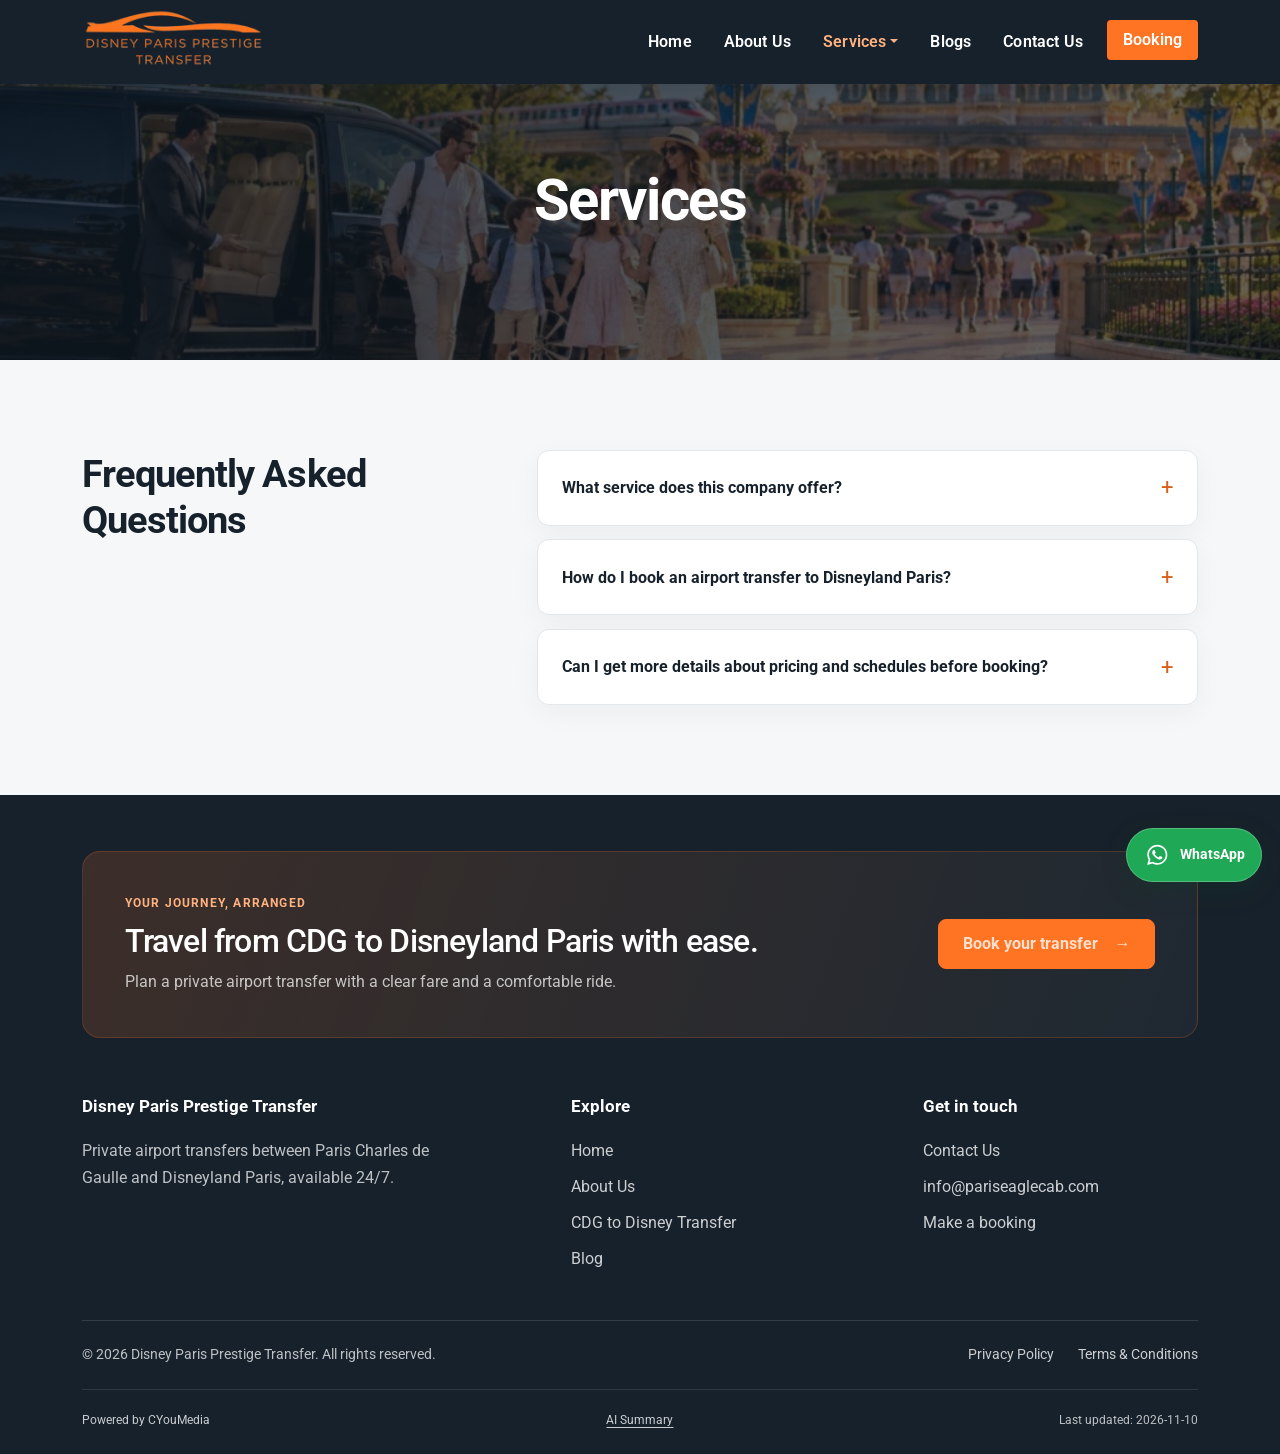
<file: services/index.html>
<!DOCTYPE html>
<html lang="en-US">
<head><link as="image" fetchpriority="high" href="../images/dl_f38f0055232b.webp" rel="preload" type="image/webp"/>
<meta charset="utf-8"/>
<meta content="IE=edge" http-equiv="X-UA-Compatible"/>
<meta content="width=device-width, minimum-scale=1.0, initial-scale=1, shrink-to-fit=no" name="viewport"/>
<meta content="#ff7423" name="theme-color"/>
<link href="../assets/media/542a4e6fe5c3.png" rel="icon" sizes="32x32"/>
<meta content="index, follow, max-image-preview:large, max-snippet:-1, max-video-preview:-1" name="robots"/>
<!-- This site is optimized with the Yoast SEO plugin v28.1 - https://yoast.com/product/yoast-seo-wordpress/ -->
<title>Services - Disney Paris Prestige Transfer | CDG to Disneyland</title>
<meta content="2026-03-07T11:10:42+00:00" property="article:modified_time"/>
<!-- / Yoast SEO plugin. -->
<link href="https://disneyparisprestigetransfer.com/wp-json/oembed/1.0/embed?url=https%3A%2F%2Fdisneyparisprestigetransfer.com%2Fservices%2F" rel="alternate" title="oEmbed (JSON)" type="application/json+oembed"/>
<link href="https://disneyparisprestigetransfer.com/wp-json/oembed/1.0/embed?url=https%3A%2F%2Fdisneyparisprestigetransfer.com%2Fservices%2F&amp;format=xml" rel="alternate" title="oEmbed (XML)" type="text/xml+oembed"/>
<style id="wp-img-auto-sizes-contain-inline-css" type="text/css">
img:is([sizes=auto i],[sizes^="auto," i]){contain-intrinsic-size:3000px 1500px}
/*# sourceURL=wp-img-auto-sizes-contain-inline-css */
</style>
<link href="../assets/css/3e08a085d8a9.css" id="ht_ctc_main_css-css" media="all" rel="stylesheet" type="text/css"/>
<style id="ht_ctc_main_css-inline-css" type="text/css">
.ht_ctc_entry_animation{animation-duration:0.4s;animation-fill-mode:both;animation-delay:0s;animation-iteration-count:1}@keyframes ht_ctc_anim_corner{0%{opacity:0;transform:scale(0)}100%{opacity:1;transform:scale(1)}}.ht_ctc_an_entry_corner{animation-name:ht_ctc_anim_corner;animation-timing-function:cubic-bezier(0.25,1,0.5,1);transform-origin:bottom var(--side,right)}
/*# sourceURL=ht_ctc_main_css-inline-css */
</style>
<style id="wp-emoji-styles-inline-css" type="text/css">

	img.wp-smiley, img.emoji {
		display: inline !important;
		border: none !important;
		box-shadow: none !important;
		height: 1em !important;
		width: 1em !important;
		margin: 0 0.07em !important;
		vertical-align: -0.1em !important;
		background: none !important;
		padding: 0 !important;
	}
/*# sourceURL=wp-emoji-styles-inline-css */
</style>
<link href="../assets/css/a0fd4d3f22b3.css" id="wp-block-library-css" media="all" rel="stylesheet" type="text/css"/>
<style id="classic-theme-styles-inline-css" type="text/css">
/*! This file is auto-generated */
.wp-block-button__link{color:#fff;background-color:#32373c;border-radius:9999px;box-shadow:none;text-decoration:none;padding:calc(.667em + 2px) calc(1.333em + 2px);font-size:1.125em}.wp-block-file__button{background:#32373c;color:#fff;text-decoration:none}
/*# sourceURL=/wp-includes/css/classic-themes.min.css */
</style>
<link href="../assets/css/386fbb57d359.css" id="hostinger-reach-subscription-block-css" media="all" rel="stylesheet" type="text/css"/>
<style id="global-styles-inline-css" type="text/css">
:root{--wp--preset--aspect-ratio--square: 1;--wp--preset--aspect-ratio--4-3: 4/3;--wp--preset--aspect-ratio--3-4: 3/4;--wp--preset--aspect-ratio--3-2: 3/2;--wp--preset--aspect-ratio--2-3: 2/3;--wp--preset--aspect-ratio--16-9: 16/9;--wp--preset--aspect-ratio--9-16: 9/16;--wp--preset--color--black: #000000;--wp--preset--color--cyan-bluish-gray: #abb8c3;--wp--preset--color--white: #ffffff;--wp--preset--color--pale-pink: #f78da7;--wp--preset--color--vivid-red: #cf2e2e;--wp--preset--color--luminous-vivid-orange: #ff6900;--wp--preset--color--luminous-vivid-amber: #fcb900;--wp--preset--color--light-green-cyan: #7bdcb5;--wp--preset--color--vivid-green-cyan: #00d084;--wp--preset--color--pale-cyan-blue: #8ed1fc;--wp--preset--color--vivid-cyan-blue: #0693e3;--wp--preset--color--vivid-purple: #9b51e0;--wp--preset--gradient--vivid-cyan-blue-to-vivid-purple: linear-gradient(135deg,rgb(6,147,227) 0%,rgb(155,81,224) 100%);--wp--preset--gradient--light-green-cyan-to-vivid-green-cyan: linear-gradient(135deg,rgb(122,220,180) 0%,rgb(0,208,130) 100%);--wp--preset--gradient--luminous-vivid-amber-to-luminous-vivid-orange: linear-gradient(135deg,rgb(252,185,0) 0%,rgb(255,105,0) 100%);--wp--preset--gradient--luminous-vivid-orange-to-vivid-red: linear-gradient(135deg,rgb(255,105,0) 0%,rgb(207,46,46) 100%);--wp--preset--gradient--very-light-gray-to-cyan-bluish-gray: linear-gradient(135deg,rgb(238,238,238) 0%,rgb(169,184,195) 100%);--wp--preset--gradient--cool-to-warm-spectrum: linear-gradient(135deg,rgb(74,234,220) 0%,rgb(151,120,209) 20%,rgb(207,42,186) 40%,rgb(238,44,130) 60%,rgb(251,105,98) 80%,rgb(254,248,76) 100%);--wp--preset--gradient--blush-light-purple: linear-gradient(135deg,rgb(255,206,236) 0%,rgb(152,150,240) 100%);--wp--preset--gradient--blush-bordeaux: linear-gradient(135deg,rgb(254,205,165) 0%,rgb(254,45,45) 50%,rgb(107,0,62) 100%);--wp--preset--gradient--luminous-dusk: linear-gradient(135deg,rgb(255,203,112) 0%,rgb(199,81,192) 50%,rgb(65,88,208) 100%);--wp--preset--gradient--pale-ocean: linear-gradient(135deg,rgb(255,245,203) 0%,rgb(182,227,212) 50%,rgb(51,167,181) 100%);--wp--preset--gradient--electric-grass: linear-gradient(135deg,rgb(202,248,128) 0%,rgb(113,206,126) 100%);--wp--preset--gradient--midnight: linear-gradient(135deg,rgb(2,3,129) 0%,rgb(40,116,252) 100%);--wp--preset--font-size--small: 13px;--wp--preset--font-size--medium: 20px;--wp--preset--font-size--large: 36px;--wp--preset--font-size--x-large: 42px;--wp--preset--spacing--20: 0.44rem;--wp--preset--spacing--30: 0.67rem;--wp--preset--spacing--40: 1rem;--wp--preset--spacing--50: 1.5rem;--wp--preset--spacing--60: 2.25rem;--wp--preset--spacing--70: 3.38rem;--wp--preset--spacing--80: 5.06rem;--wp--preset--shadow--natural: 6px 6px 9px rgba(0, 0, 0, 0.2);--wp--preset--shadow--deep: 12px 12px 50px rgba(0, 0, 0, 0.4);--wp--preset--shadow--sharp: 6px 6px 0px rgba(0, 0, 0, 0.2);--wp--preset--shadow--outlined: 6px 6px 0px -3px rgb(255, 255, 255), 6px 6px rgb(0, 0, 0);--wp--preset--shadow--crisp: 6px 6px 0px rgb(0, 0, 0);}:where(.is-layout-flex){gap: 0.5em;}:where(.is-layout-grid){gap: 0.5em;}body .is-layout-flex{display: flex;}.is-layout-flex{flex-wrap: wrap;align-items: center;}.is-layout-flex > :is(*, div){margin: 0;}body .is-layout-grid{display: grid;}.is-layout-grid > :is(*, div){margin: 0;}:where(.wp-block-columns.is-layout-flex){gap: 2em;}:where(.wp-block-columns.is-layout-grid){gap: 2em;}:where(.wp-block-post-template.is-layout-flex){gap: 1.25em;}:where(.wp-block-post-template.is-layout-grid){gap: 1.25em;}.has-black-color{color: var(--wp--preset--color--black) !important;}.has-cyan-bluish-gray-color{color: var(--wp--preset--color--cyan-bluish-gray) !important;}.has-white-color{color: var(--wp--preset--color--white) !important;}.has-pale-pink-color{color: var(--wp--preset--color--pale-pink) !important;}.has-vivid-red-color{color: var(--wp--preset--color--vivid-red) !important;}.has-luminous-vivid-orange-color{color: var(--wp--preset--color--luminous-vivid-orange) !important;}.has-luminous-vivid-amber-color{color: var(--wp--preset--color--luminous-vivid-amber) !important;}.has-light-green-cyan-color{color: var(--wp--preset--color--light-green-cyan) !important;}.has-vivid-green-cyan-color{color: var(--wp--preset--color--vivid-green-cyan) !important;}.has-pale-cyan-blue-color{color: var(--wp--preset--color--pale-cyan-blue) !important;}.has-vivid-cyan-blue-color{color: var(--wp--preset--color--vivid-cyan-blue) !important;}.has-vivid-purple-color{color: var(--wp--preset--color--vivid-purple) !important;}.has-black-background-color{background-color: var(--wp--preset--color--black) !important;}.has-cyan-bluish-gray-background-color{background-color: var(--wp--preset--color--cyan-bluish-gray) !important;}.has-white-background-color{background-color: var(--wp--preset--color--white) !important;}.has-pale-pink-background-color{background-color: var(--wp--preset--color--pale-pink) !important;}.has-vivid-red-background-color{background-color: var(--wp--preset--color--vivid-red) !important;}.has-luminous-vivid-orange-background-color{background-color: var(--wp--preset--color--luminous-vivid-orange) !important;}.has-luminous-vivid-amber-background-color{background-color: var(--wp--preset--color--luminous-vivid-amber) !important;}.has-light-green-cyan-background-color{background-color: var(--wp--preset--color--light-green-cyan) !important;}.has-vivid-green-cyan-background-color{background-color: var(--wp--preset--color--vivid-green-cyan) !important;}.has-pale-cyan-blue-background-color{background-color: var(--wp--preset--color--pale-cyan-blue) !important;}.has-vivid-cyan-blue-background-color{background-color: var(--wp--preset--color--vivid-cyan-blue) !important;}.has-vivid-purple-background-color{background-color: var(--wp--preset--color--vivid-purple) !important;}.has-black-border-color{border-color: var(--wp--preset--color--black) !important;}.has-cyan-bluish-gray-border-color{border-color: var(--wp--preset--color--cyan-bluish-gray) !important;}.has-white-border-color{border-color: var(--wp--preset--color--white) !important;}.has-pale-pink-border-color{border-color: var(--wp--preset--color--pale-pink) !important;}.has-vivid-red-border-color{border-color: var(--wp--preset--color--vivid-red) !important;}.has-luminous-vivid-orange-border-color{border-color: var(--wp--preset--color--luminous-vivid-orange) !important;}.has-luminous-vivid-amber-border-color{border-color: var(--wp--preset--color--luminous-vivid-amber) !important;}.has-light-green-cyan-border-color{border-color: var(--wp--preset--color--light-green-cyan) !important;}.has-vivid-green-cyan-border-color{border-color: var(--wp--preset--color--vivid-green-cyan) !important;}.has-pale-cyan-blue-border-color{border-color: var(--wp--preset--color--pale-cyan-blue) !important;}.has-vivid-cyan-blue-border-color{border-color: var(--wp--preset--color--vivid-cyan-blue) !important;}.has-vivid-purple-border-color{border-color: var(--wp--preset--color--vivid-purple) !important;}.has-vivid-cyan-blue-to-vivid-purple-gradient-background{background: var(--wp--preset--gradient--vivid-cyan-blue-to-vivid-purple) !important;}.has-light-green-cyan-to-vivid-green-cyan-gradient-background{background: var(--wp--preset--gradient--light-green-cyan-to-vivid-green-cyan) !important;}.has-luminous-vivid-amber-to-luminous-vivid-orange-gradient-background{background: var(--wp--preset--gradient--luminous-vivid-amber-to-luminous-vivid-orange) !important;}.has-luminous-vivid-orange-to-vivid-red-gradient-background{background: var(--wp--preset--gradient--luminous-vivid-orange-to-vivid-red) !important;}.has-very-light-gray-to-cyan-bluish-gray-gradient-background{background: var(--wp--preset--gradient--very-light-gray-to-cyan-bluish-gray) !important;}.has-cool-to-warm-spectrum-gradient-background{background: var(--wp--preset--gradient--cool-to-warm-spectrum) !important;}.has-blush-light-purple-gradient-background{background: var(--wp--preset--gradient--blush-light-purple) !important;}.has-blush-bordeaux-gradient-background{background: var(--wp--preset--gradient--blush-bordeaux) !important;}.has-luminous-dusk-gradient-background{background: var(--wp--preset--gradient--luminous-dusk) !important;}.has-pale-ocean-gradient-background{background: var(--wp--preset--gradient--pale-ocean) !important;}.has-electric-grass-gradient-background{background: var(--wp--preset--gradient--electric-grass) !important;}.has-midnight-gradient-background{background: var(--wp--preset--gradient--midnight) !important;}.has-small-font-size{font-size: var(--wp--preset--font-size--small) !important;}.has-medium-font-size{font-size: var(--wp--preset--font-size--medium) !important;}.has-large-font-size{font-size: var(--wp--preset--font-size--large) !important;}.has-x-large-font-size{font-size: var(--wp--preset--font-size--x-large) !important;}
:where(.wp-block-post-template.is-layout-flex){gap: 1.25em;}:where(.wp-block-post-template.is-layout-grid){gap: 1.25em;}
:where(.wp-block-term-template.is-layout-flex){gap: 1.25em;}:where(.wp-block-term-template.is-layout-grid){gap: 1.25em;}
:where(.wp-block-columns.is-layout-flex){gap: 2em;}:where(.wp-block-columns.is-layout-grid){gap: 2em;}
:root :where(.wp-block-pullquote){font-size: 1.5em;line-height: 1.6;}
/*# sourceURL=global-styles-inline-css */
</style>
<link href="../assets/css/28e4bacf16ab.css" id="contact-form-7-css" media="all" rel="stylesheet" type="text/css"/>
<link href="../assets/css/0710e02f9a86.css" id="bootstrap-css-css" media="all" rel="stylesheet" type="text/css"/>
<link href="../assets/css/cef2a3185101.css" id="aos-css-css" media="all" rel="stylesheet" type="text/css"/>
<link href="../assets/css/c2e49b80783c.css" id="owl-carousel-css-css" media="all" rel="stylesheet" type="text/css"/>
<link href="../assets/css/abaeda034649.css" id="owl-theme-default-css" media="all" rel="stylesheet" type="text/css"/>
<link href="../assets/css/89563f12f903.css" id="base-css-css" media="all" rel="stylesheet" type="text/css"/>
<link href="../assets/css/b5af59549f97.css" id="main-style-css" media="all" rel="stylesheet" type="text/css"/>
<link href="https://disneyparisprestigetransfer.com/wp-json/" rel="https://api.w.org/"/><link href="https://disneyparisprestigetransfer.com/wp-json/wp/v2/pages/199" rel="alternate" title="JSON" type="application/json"/><link href="https://disneyparisprestigetransfer.com/xmlrpc.php?rsd" rel="EditURI" title="RSD" type="application/rsd+xml"/>
<meta content="WordPress 6.9.11" name="generator"/>
<link href="https://disneyparisprestigetransfer.com/?p=199" rel="shortlink"/>
<meta content="https://disneyparisprestigetransfer.com/services/" name="og:url"/><meta content="Elementor 4.3.6; features: e_font_icon_svg, additional_custom_breakpoints; settings: css_print_method-external, google_font-enabled, font_display-swap" name="generator"/>
<style>
				.e-con.e-parent:nth-of-type(n+4):not(.e-lazyloaded):not(.e-no-lazyload),
				.e-con.e-parent:nth-of-type(n+4):not(.e-lazyloaded):not(.e-no-lazyload) * {
					background-image: none !important;
				}
				@media screen and (max-height: 1024px) {
					.e-con.e-parent:nth-of-type(n+3):not(.e-lazyloaded):not(.e-no-lazyload),
					.e-con.e-parent:nth-of-type(n+3):not(.e-lazyloaded):not(.e-no-lazyload) * {
						background-image: none !important;
					}
				}
				@media screen and (max-height: 640px) {
					.e-con.e-parent:nth-of-type(n+2):not(.e-lazyloaded):not(.e-no-lazyload),
					.e-con.e-parent:nth-of-type(n+2):not(.e-lazyloaded):not(.e-no-lazyload) * {
						background-image: none !important;
					}
				}
			</style>
<link href="../assets/media/b298378da982.png" rel="icon" sizes="32x32"/>
<link href="../assets/media/06e483ebc902.png" rel="icon" sizes="192x192"/>
<link href="../assets/media/810247063a4e.png" rel="apple-touch-icon"/>
<meta content="https://disneyparisprestigetransfer.com/wp-content/uploads/2026/03/cropped-favicon-270x270.png" name="msapplication-TileImage"/>
<style id="kirki-inline-styles"></style><style id="ceyou-static-reveal">[data-animation-role],[data-animation-role] *{opacity:1!important;transform:none!important;visibility:visible!important;}img[data-src],img[data-image]{opacity:1!important;visibility:visible!important;}.main-content{opacity:1!important;}.main-content .shopify-section{display:inherit!important;}</style><meta content="Discover our luxury airport transfer services from Paris CDG to Disneyland Paris, available 24/7 with private, reliable, and discreet vehicles." name="description"/><link href="https://disneyparisprestigetransfer.com/services" rel="canonical"/><meta content="Services - Disney Paris Prestige Transfer | CDG to Disneyland" property="og:title"/><meta content="Services - Disney Paris Prestige Transfer | CDG to Disneyland" name="twitter:title"/><meta content="Discover our luxury airport transfer services from Paris CDG to Disneyland Paris, available 24/7 with private, reliable, and discreet vehicles." property="og:description"/><meta content="Discover our luxury airport transfer services from Paris CDG to Disneyland Paris, available 24/7 with private, reliable, and discreet vehicles." name="twitter:description"/><meta content="website" property="og:type"/><meta content="https://disneyparisprestigetransfer.com/services" property="og:url"/><meta content="summary_large_image" name="twitter:card"/><meta content="https://disneyparisprestigetransfer.com/wp-content/uploads/2022/11/disney-paris-prestige-transfer-logo.png" property="og:image"/><meta content="https://disneyparisprestigetransfer.com/wp-content/uploads/2022/11/disney-paris-prestige-transfer-logo.png" name="twitter:image"/><style data-faq-fallback-css="1">.faq-section{max-width:820px;margin:3rem auto;padding:0 1rem}.faq-section>h2{text-align:center;margin-bottom:1.5rem}.faq-section .faq-item{border-bottom:1px solid rgba(128,128,128,.25);padding:.9rem 0}.faq-section .faq-item>summary{cursor:pointer;font-weight:600;list-style:none;display:flex;justify-content:space-between;align-items:center;gap:1rem}.faq-section .faq-item>summary::-webkit-details-marker{display:none}.faq-section .faq-item>summary::after{content:'+';font-weight:400}.faq-section .faq-item[open]>summary::after{content:'\2013'}.faq-section .faq-item>p{margin:.6rem 0 0}.faq-section.ceyou-faq-passthrough{max-width:none;margin:0;padding:3rem 0;color:inherit}.ceyou-faq-passthrough>.ceyou-faq-inner{max-width:820px;margin:0 auto;padding:0 1rem}:where(.ceyou-faq-passthrough) h2{margin:0 0 1.5rem}:where(.ceyou-faq-passthrough>div){padding-left:1rem;padding-right:1rem}.ceyou-faq-passthrough .faq-item{border:0;border-bottom:1px solid rgba(128,128,128,.25);border-bottom-color:color-mix(in srgb,currentColor 22%,transparent);padding:.9rem 0}.ceyou-faq-passthrough .faq-item>summary{color:inherit;font:inherit;font-weight:600}.ceyou-faq-passthrough .faq-item>p,.ceyou-faq-passthrough .ceyou-faq-a{color:inherit}/* ceyou-faq-disclosure-guard */
.ceyou-faq-item { display: block; margin: 0; padding: 1.05rem 0;
  border-top: 1px solid var(--border, rgba(128,128,128,.28)); }
.ceyou-faq-item:last-of-type { border-bottom: 1px solid var(--border, rgba(128,128,128,.28)); }
.ceyou-faq-q { display: flex; align-items: center; justify-content: space-between;
  gap: 1rem; cursor: pointer; list-style: none; font-weight: 500; font-size: 1.05rem;
  line-height: 1.35; text-align: left; }
.ceyou-faq-q::-webkit-details-marker { display: none; }
.ceyou-faq-q::after { content: '+'; flex: none; font-size: 1.35rem; font-weight: 400;
  line-height: 1; opacity: .7; }
.ceyou-faq-item[open] > .ceyou-faq-q::after { content: '\2013'; }
.ceyou-faq-q:hover::after { opacity: 1; }
.ceyou-faq-a { display: block; max-width: 820px; padding: .8rem 0 .3rem;
  line-height: 1.6; opacity: .9; text-align: left; }
.ceyou-faq-a > p { margin: 0 0 .6rem; }
.ceyou-faq-a > p:last-child { margin-bottom: 0; }
</style><style data-ceyou-interactivity="">
/* ceyou-interactivity-css:v1 — state styles for the interactivity bundle */
.nav-open{overflow:hidden;}
.nav-menu.is-open,.navbar-collapse.is-open,.site-nav.is-open,#mySidenav.is-open{display:block;}
.ceyou-force-nav{display:flex!important;flex-direction:column;gap:.5rem;}
.js-slider{position:relative;overflow:hidden;}
.js-slider .slide,.js-slider .carousel-item,.js-slider .slider-item,.js-slider [data-slide]{display:none;}
.js-slider .slide.is-active,.js-slider .carousel-item.is-active,.js-slider .slider-item.is-active,.js-slider [data-slide].is-active{display:block;animation:ceyou-fade .4s ease;}
.js-slider [data-slide]:not(.is-active){display:none!important;}
.js-slider [data-slide]{float:none;width:100%;max-width:none;}
.js-slider [data-slider-track]{transform:none!important;width:auto!important;}
[data-slider] [data-slider-track]{transform:none!important;width:auto!important;}[data-slider]:not([data-slider-strip]) [data-slide]{float:none!important;width:100%!important;}[data-slider-strip] [data-slider-track]{display:flex!important;flex-wrap:nowrap!important;overflow-x:auto;scroll-snap-type:x mandatory;gap:var(--ceyou-gap,0px);scrollbar-width:none;}[data-slider-strip] [data-slider-track]::-webkit-scrollbar{display:none;}[data-slider-strip] [data-slide]{flex:0 0 calc((100% - (var(--ceyou-per-view,1) - 1) * var(--ceyou-gap,0px)) / var(--ceyou-per-view,1))!important;width:auto!important;max-width:none!important;float:none!important;scroll-snap-align:start;}[data-slider-strip] [data-slider-dots]{display:none!important;}
@keyframes ceyou-fade{from{opacity:.4}to{opacity:1}}
.slider-prev,.slider-next{position:absolute;top:50%;transform:translateY(-50%);z-index:2;border:0;cursor:pointer;width:42px;height:42px;border-radius:50%;background:rgba(17,17,17,.45);color:#fff;font-size:1.6rem;line-height:1;display:flex;align-items:center;justify-content:center;}
.slider-prev{left:12px;}.slider-next{right:12px;}
.slider-prev:hover,.slider-next:hover{background:rgba(17,17,17,.7);}
.slider-dots{position:absolute;left:0;right:0;bottom:12px;display:flex;gap:8px;justify-content:center;z-index:2;}
.slider-dots button{width:10px;height:10px;padding:0;border:0;border-radius:50%;background:rgba(255,255,255,.55);cursor:pointer;}
.slider-dots button.is-active{background:#fff;}
.modal{display:none;position:fixed;inset:0;z-index:1000;align-items:center;justify-content:center;background:rgba(0,0,0,.6);padding:1rem;}
.modal.is-open{display:flex;}
.modal-open{overflow:hidden;}
.ceyou-lightbox{display:none;position:fixed;inset:0;z-index:1100;background:rgba(0,0,0,.85);cursor:zoom-out;}
.ceyou-lightbox.is-open{display:flex;align-items:center;justify-content:center;padding:2vmin;}
.ceyou-lightbox img{max-width:96vw;max-height:96vh;object-fit:contain;}
.ceyou-toasts{position:fixed;left:50%;bottom:24px;transform:translateX(-50%);z-index:1200;display:flex;flex-direction:column;gap:8px;pointer-events:none;}
.ceyou-toast{background:#111;color:#fff;padding:.7rem 1.1rem;border-radius:8px;font-size:.95rem;box-shadow:0 6px 24px rgba(0,0,0,.25);opacity:0;transform:translateY(12px);transition:opacity .3s,transform .3s;}
.ceyou-toast.is-visible{opacity:1;transform:translateY(0);}
.ceyou-field-error{display:block;color:#c0392b;font-size:.82rem;margin-top:.25rem;min-height:1em;}
.ceyou-invalid{border-color:#c0392b!important;outline-color:#c0392b;}
.ceyou-hp{position:absolute!important;left:-9999px!important;top:auto!important;width:1px!important;height:1px!important;overflow:hidden!important;}
.ceyou-cart-drawer{position:fixed;top:0;right:0;height:100%;width:min(360px,90vw);background:#fff;color:#111;box-shadow:-8px 0 28px rgba(0,0,0,.2);transform:translateX(100%);transition:transform .3s ease;z-index:1300;display:flex;flex-direction:column;}
.ceyou-cart-drawer.is-open{transform:translateX(0);}
.ceyou-cart-head{display:flex;align-items:center;justify-content:space-between;padding:1rem;border-bottom:1px solid #eee;}
.ceyou-cart-close{border:0;background:none;font-size:1.5rem;line-height:1;cursor:pointer;}
.ceyou-cart-items{flex:1;overflow:auto;padding:.5rem 1rem;}
.ceyou-cart-row{display:flex;align-items:center;gap:.5rem;padding:.5rem 0;border-bottom:1px solid #f1f1f1;}
.ceyou-cart-name{flex:1;}
.ceyou-cart-remove{border:0;background:none;cursor:pointer;color:#999;font-size:1.1rem;}
.ceyou-cart-empty{color:#888;}
.ceyou-cart-foot{padding:1rem;border-top:1px solid #eee;font-weight:600;}
@media(prefers-reduced-motion:reduce){.js-slider .is-active{animation:none;}.ceyou-toast{transition:none;}.ceyou-cart-drawer{transition:none;}}
.fade-in-up,.fade-in,.scroll-reveal,[data-reveal]{opacity:1;transform:none;}
@media(prefers-reduced-motion:no-preference){html.ceyou-reveal-ready .fade-in-up,html.ceyou-reveal-ready .fade-in,html.ceyou-reveal-ready .scroll-reveal,html.ceyou-reveal-ready [data-reveal]{opacity:0;animation:none;transition:opacity 300ms ease;will-change:opacity;}
html.ceyou-reveal-ready .fade-in-up.is-visible,html.ceyou-reveal-ready .fade-in.is-visible,html.ceyou-reveal-ready .scroll-reveal.is-visible,html.ceyou-reveal-ready [data-reveal].is-visible{opacity:1;}}
</style><meta content="en_US" property="og:locale"/><script data-ceyou-file-nav>(function(){if(location.protocol!=='file:')return;function fix(a){var h=a.getAttribute('href');if(!h||/^([a-z][a-z0-9+.-]*:|\/|#)/i.test(h))return;var m=/^([^?#]*)(.*)$/.exec(h);if(m[1].slice(-1)!=='/')return;a.setAttribute('href',m[1]+'index.html'+m[2]);}document.addEventListener('DOMContentLoaded',function(){var l=document.querySelectorAll('a[href]');for(var i=0;i<l.length;i++)fix(l[i]);});document.addEventListener('click',function(e){var a=e.target&&e.target.closest?e.target.closest('a[href]'):null;if(a)fix(a);},true);})();</script><link href="../assets/css/site-refresh.css" rel="stylesheet" type="text/css"/></head>
<body class="wp-singular page-template-default page page-id-199 wp-custom-logo wp-theme-cms-taxi-booking elementor-default elementor-kit-47 services-page">
<style>
.navbar .nav-item .nav-link {
  font-size: 1rem;
  text-transform: capitalize; 
  white-space: nowrap;
}
#menu-primary-menu li:last-child a {
    background-color: var(--brand);
    color: var(--white); 
    border-radius: .25rem;
    padding: .5rem 1rem;
    line-height: 1.5; 
}
#menu-primary-menu li:last-child a:hover {
    background-color: var(--white);
    color: var(--brand);  
}
	@media (max-width:991px) {
		.navbar-nav .dropdown-menu {
			text-align:center;
		}
	}
</style>
<header class="site-header position-fixed top-0 start-0 end-0" id="mainNav">
<nav class="navbar navbar-expand-lg py-0">
<div class="container">
<div class="navbar-brand">
<a aria-label="disney paris prestige transfer" class="custom-logo-link" href="../" rel="home"><picture><source sizes="100vw" srcset="../images/dl_7bad09ebac6b.avif 200w" type="image/avif"/><source sizes="100vw" srcset="../images/dl_7bad09ebac6b.webp 200w" type="image/webp"/><img alt="disney paris prestige transfer" class="custom-logo" decoding="async" fetchpriority="high" height="70" loading="eager" referrerpolicy="no-referrer" src="../images/dl_7bad09ebac6b.webp" width="200"/></picture></a> </div>
<button aria-controls="navbarSupportedContent" aria-expanded="false" aria-label="Toggle navigation" class="navbar-toggler p-1" data-bs-target="#navbarSupportedContent" data-bs-toggle="collapse" type="button">
<svg height="2em" viewbox="0 0 36 36" width="2em" xmlns="http://www.w3.org/2000/svg"><path class="clr-i-outline clr-i-outline-path-1" d="M32 29H4a1 1 0 0 1 0-2h28a1 1 0 0 1 0 2" fill="#fff"></path><path class="clr-i-outline clr-i-outline-path-2" d="M32 19H4a1 1 0 0 1 0-2h28a1 1 0 0 1 0 2" fill="#fff"></path><path class="clr-i-outline clr-i-outline-path-3" d="M32 9H4a1 1 0 0 1 0-2h28a1 1 0 0 1 0 2" fill="#fff"></path><path d="M0 0h36v36H0z" fill="none"></path></svg>
</button>
<div class="collapse navbar-collapse" id="navbarSupportedContent">
<ul class="navbar-nav ms-auto mb-2 mb-lg-0" id="menu-primary-menu"><li class="home-page menu-item menu-item-type-custom menu-item-object-custom nav-item"><a class="nav-link" href="../">Home</a></li>
<li class="about-us menu-item menu-item-type-custom menu-item-object-custom nav-item"><a class="nav-link" href="../about-us/">About Us</a></li>
<li class="menu-item menu-item-type-post_type menu-item-object-page current-menu-item page_item page-item-199 current_page_item menu-item-has-children nav-item dropdown"><a class="nav-link dropdown-toggle" href="./">Services</a><ul class="dropdown-menu"><li class="menu-item menu-item-type-post_type menu-item-object-page nav-item"><a class="nav-link" href="../cdg-to-disney-cab-transfer/">CDG to Disney Cab Transfer</a></li>
</ul>
</li>
<li class="blogs menu-item menu-item-type-post_type menu-item-object-page nav-item"><a class="nav-link" href="../blogs/">Blogs</a></li>
<li class="menu-item menu-item-type-post_type menu-item-object-page nav-item"><a class="nav-link" href="../contact-us/">Contact Us</a></li>
<li class="menu-item menu-item-type-custom menu-item-object-custom nav-item"><a class="nav-link" href="https://www.pariseaglecab.com/">Booking</a></li>
</ul>
</div>
</div>
</nav>
</header>
<main class="site-main" id="main-content">
<div class="bg-dark subpage__header position-relative page__php services-hero">
<img alt="" aria-hidden="true" class="img-fluid w-100 position-absolute top-0 start-0 h-100 object-fit-cover z-0" decoding="async" fetchpriority="high" height="423" loading="eager" src="../images/dl_f38f0055232b.webp" width="1024"/>
<div class="position-absolute top-0 end-0 w-100 h-100 bg-dark opacity-75 z-1"></div>
<div class="container position-relative z-3">
<h1 class="text-white fw-medium mb-0 text-center test">
				Services			</h1>
</div>
</div>
<section class="faq-section ceyou-faq-passthrough" data-faq-authored="1" id="faq">
  <div class="container">
    <h2 class="fw-medium mb-0 text-center test">Frequently Asked Questions</h2>
    <details class="faq-item">
      <summary>What service does this company offer?</summary>
      <p>This company provides airport transfer services to and from Disneyland Paris.</p>
    </details>
    <details class="faq-item">
      <summary>How do I book an airport transfer to Disneyland Paris?</summary>
      <p>You can book by contacting the company directly through the contact option provided on this page.</p>
    </details>
    <details class="faq-item">
      <summary>Can I get more details about pricing and schedules before booking?</summary>
      <p>Yes, you can reach out via the contact option to get specific details about your transfer.</p>
    </details>
  </div>
</section>
</main><!-- End main-content -->
<footer class="site-footer site-footer--refined">
  <div class="container">
    <div class="footer-cta">
      <div>
        <p class="footer-eyebrow">Your journey, arranged</p>
        <h2>Travel from CDG to Disneyland Paris with ease.</h2>
        <p>Plan a private airport transfer with a clear fare and a comfortable ride.</p>
      </div>
      <a class="btn btn-primary" href="https://www.pariseaglecab.com/">Book your transfer <span aria-hidden="true">→</span></a>
    </div>
    <div class="footer-main">
      <div class="footer-brand">
        <p class="footer-heading">Disney Paris Prestige Transfer</p>
        <p>Private airport transfers between Paris Charles de Gaulle and Disneyland Paris, available 24/7.</p>
      </div>
      <nav aria-label="Footer navigation">
        <p class="footer-heading">Explore</p>
        <ul>
          <li><a href="../">Home</a></li>
          <li><a href="../about-us/">About Us</a></li>
          <li><a href="../cdg-to-disney-cab-transfer/">CDG to Disney Transfer</a></li>
          <li><a href="../blogs/">Blog</a></li>
        </ul>
      </nav>
      <div>
        <p class="footer-heading">Get in touch</p>
        <ul>
          <li><a href="../contact-us/">Contact Us</a></li>
          <li><a href="mailto:info@pariseaglecab.com">info@pariseaglecab.com</a></li>
          <li><a href="https://www.pariseaglecab.com/">Make a booking</a></li>
        </ul>
      </div>
    </div>
    <div class="footer-legal">
      <p>© 2026 Disney Paris Prestige Transfer. All rights reserved.</p>
      <nav aria-label="Legal information">
        <a href="../privacy-policy/">Privacy Policy</a>
        <a href="../terms-conditions/">Terms &amp; Conditions</a>
      </nav>
    </div>
    <div class="footer-meta">
      <a class="footer-credit" href="https://cyoumedia.com/" rel="nofollow noopener noreferrer" target="_blank">Powered by CYouMedia</a>
      <details class="ceyou-aeo" id="ai-summary">
        <summary class="ceyou-aeo-link">AI Summary</summary>
        <div class="ceyou-aeo-panel">
          <ul>
            <li>Private transfers connect Paris Charles de Gaulle Airport and Disneyland Paris.</li>
            <li>Book a fixed-price ride with a private chauffeur and a comfortable vehicle.</li>
            <li>Transfers are available around the clock.</li>
          </ul>
        </div>
      </details>
      <p class="last-updated" data-last-updated="2026-11-10">Last updated: <time datetime="2026-11-10">2026-11-10</time></p>
    </div>
  </div>
</footer>
<!-- <button onclick="topFunction()" id="backTop" class="btn backTop justify-content-center align-items-center p-0 bg-primary" title="Go to top" style="display: flex;">
        <svg xmlns="http://www.w3.org/2000/svg" width="96" height="96" viewBox="0 0 24 24"><path fill="#292929" d="M11.5 19V6.921l-5.792 5.792L5 12l7-7l7 7l-.708.713L12.5 6.921V19z"></path></svg>
    </button> -->
<a class="whatsapp-widget" href="https://wa.me/33698842828?text=Hello%2C%20I%27d%20like%20to%20ask%20about%20a%20Disneyland%20Paris%20transfer." target="_blank" rel="noopener noreferrer" aria-label="Chat with us on WhatsApp">
  <img src="../assets/images/whatsapp.svg" alt="" width="28" height="28" aria-hidden="true"/>
  <span>WhatsApp</span>
</a>
<script id="wp-emoji-settings" type="application/json">
{"baseUrl":"https://s.w.org/images/core/emoji/17.0.2/72x72/","ext":".png","svgUrl":"https://s.w.org/images/core/emoji/17.0.2/svg/","svgExt":".svg","source":{"concatemoji":"https://disneyparisprestigetransfer.com/wp-includes/js/wp-emoji-release.min.js?ver=6.9.11"}}
</script>
<script type="application/ld+json">{
  "@context": "https://schema.org",
  "@graph": [
    {
      "@type": "LocalBusiness",
      "name": "Disneyland Paris airport transfer",
      "description": "Disney Paris Prestige Transfer provides private, reliable airport transfers from Paris Charles de Gaulle to Disneyland Paris, available 24/7.",
      "email": "info@pariseaglecab.com",
      "areaServed": [
        {
          "@type": "AdministrativeArea",
          "name": "Paris Charles de Gaulle Airport"
        },
        {
          "@type": "AdministrativeArea",
          "name": "Disneyland Paris"
        }
      ],
      "@id": "https://disneyparisprestigetransfer.com/#organization",
      "url": "https://disneyparisprestigetransfer.com/",
      "serviceType": "Private airport transfer"
    },
    {
      "@type": "WebSite",
      "@id": "https://disneyparisprestigetransfer.com/#website",
      "url": "https://disneyparisprestigetransfer.com/",
      "name": "Disneyland Paris airport transfer",
      "publisher": {
        "@id": "https://disneyparisprestigetransfer.com/#organization"
      }
    },
    {
      "@type": "WebPage",
      "@id": "https://disneyparisprestigetransfer.com/services#webpage",
      "url": "https://disneyparisprestigetransfer.com/services",
      "isPartOf": {
        "@id": "https://disneyparisprestigetransfer.com/#website"
      },
      "about": {
        "@id": "https://disneyparisprestigetransfer.com/#organization"
      },
      "publisher": {
        "@id": "https://disneyparisprestigetransfer.com/#organization"
      },
      "author": {
        "@id": "https://disneyparisprestigetransfer.com/#organization"
      },
      "name": "Services - Disney Paris Prestige Transfer | CDG to Disneyland",
      "datePublished": "2026-11-10",
      "dateModified": "2026-11-10"
    }
  ]
}</script><script data-avp="summary" type="application/ld+json">{
  "@context": "https://schema.org",
  "@type": "ItemList",
  "name": "Key takeaways",
  "itemListElement": [
    {
      "@type": "ListItem",
      "position": 1,
      "name": "Discover our luxury airport transfer services from Paris CDG to Disneyland Paris, available 24/7 with private, reliable, and discreet vehicles."
    },
    {
      "@type": "ListItem",
      "position": 2,
      "name": "This company provides airport transfer services to and from Disneyland Paris."
    },
    {
      "@type": "ListItem",
      "position": 3,
      "name": "You can book by contacting the company directly through the contact option provided on this page."
    }
  ]
}</script><script data-ceyou-interactivity="" defer="" src="../script.min.js"></script></body>
</html>
</file>
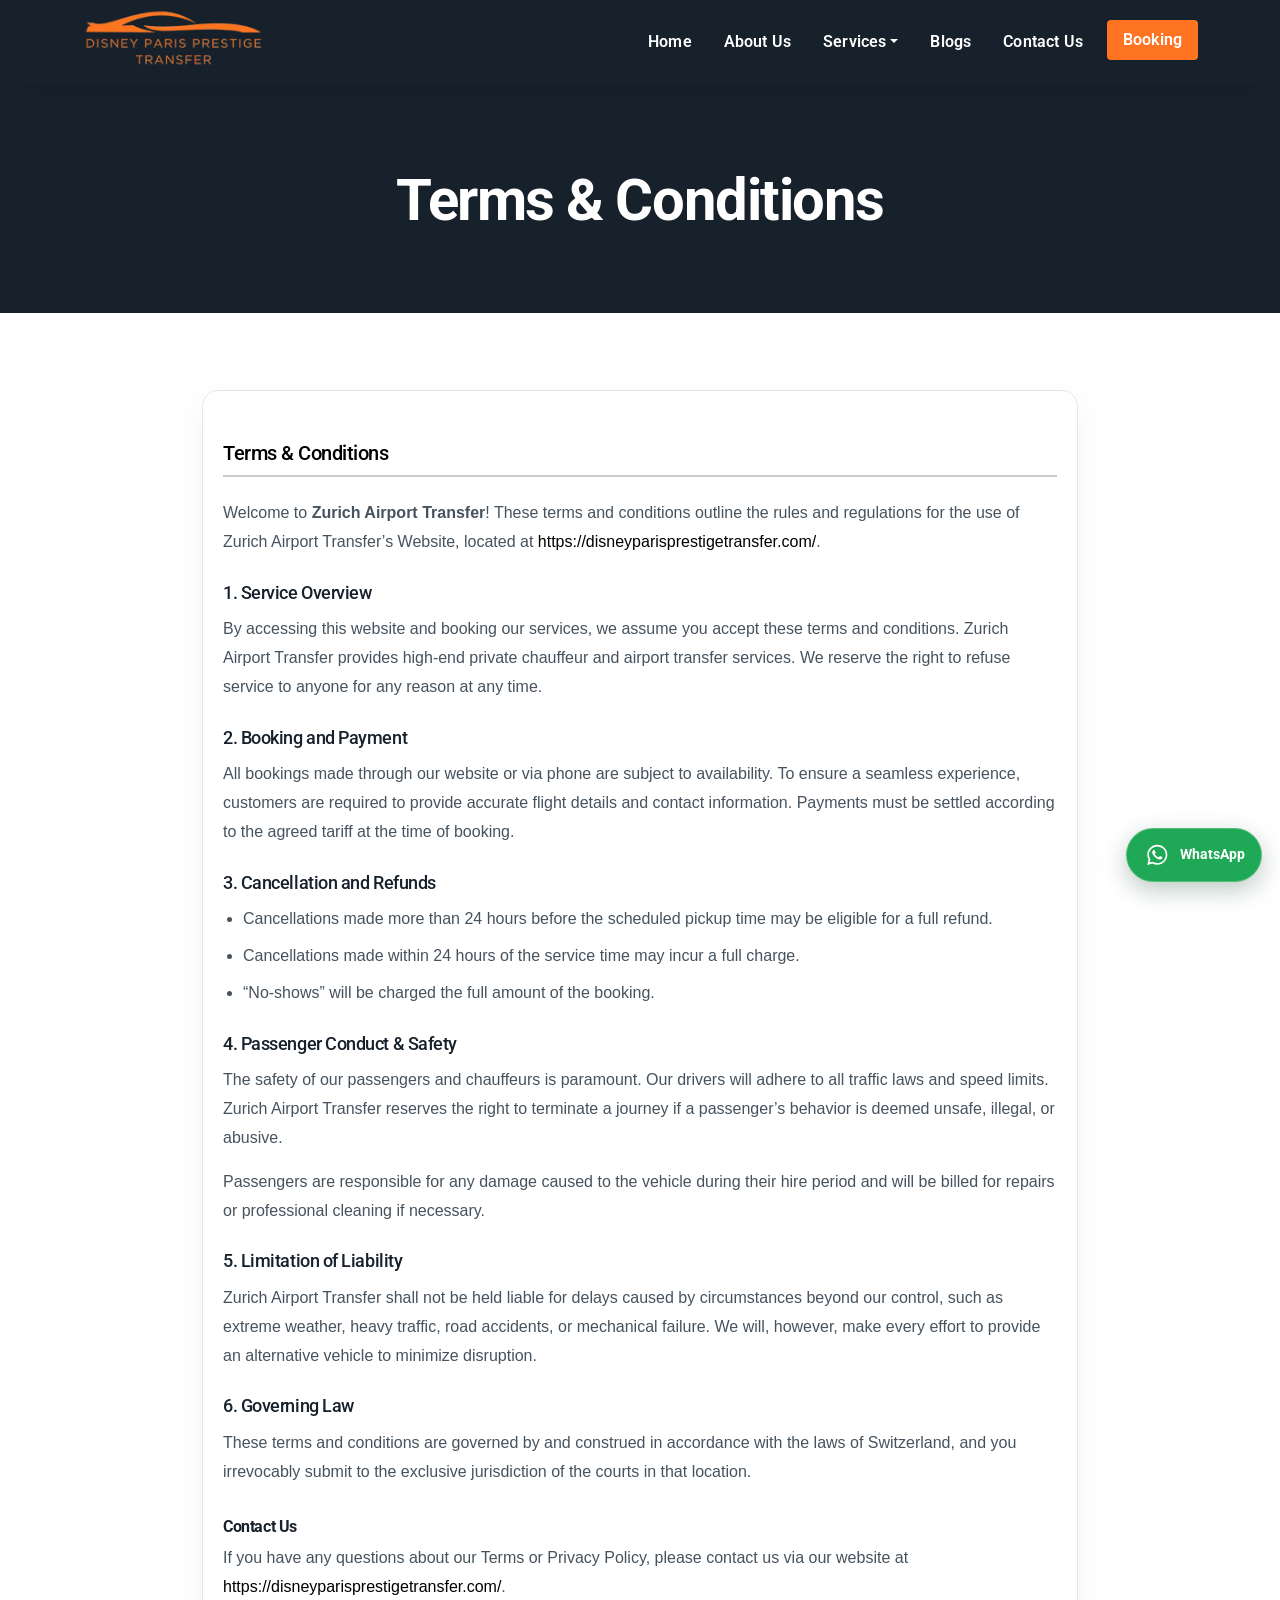
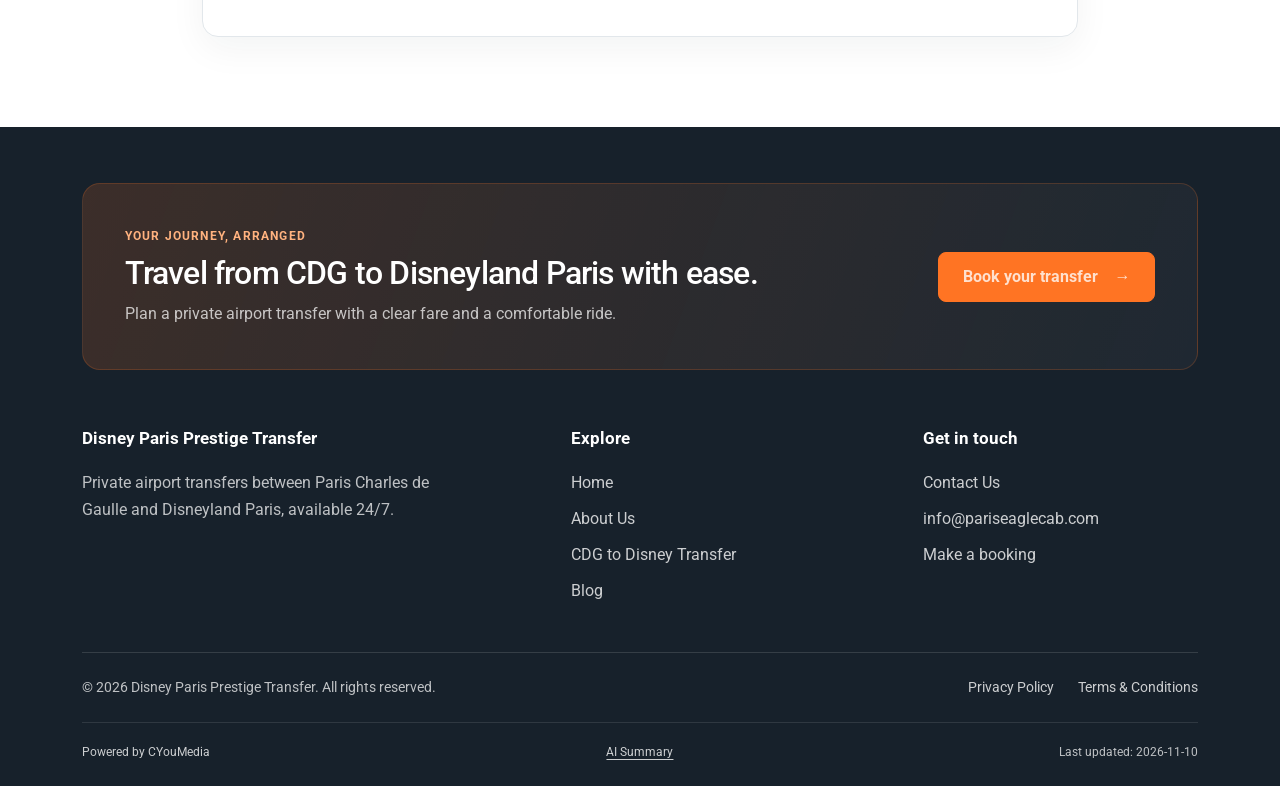
<file: terms-conditions/index.html>
<!DOCTYPE html>
<html lang="en-US">
<head><link as="image" fetchpriority="high" imagesizes="100vw" imagesrcset="../images/dl_7bad09ebac6b.avif 200w" rel="preload" type="image/avif"/>
<meta charset="utf-8"/>
<meta content="IE=edge" http-equiv="X-UA-Compatible"/>
<meta content="width=device-width, minimum-scale=1.0, initial-scale=1, shrink-to-fit=no" name="viewport"/>
<meta content="#ff7423" name="theme-color"/>
<link href="../assets/media/542a4e6fe5c3.png" rel="icon" sizes="32x32"/>
<meta content="index, follow, max-image-preview:large, max-snippet:-1, max-video-preview:-1" name="robots"/>
<!-- This site is optimized with the Yoast SEO plugin v28.1 - https://yoast.com/product/yoast-seo-wordpress/ -->
<title>Terms &amp; Conditions | Zurich Airport Transfer</title>
<meta content="Read the terms and conditions for Zurich Airport Transfer's private chauffeur and airport transfer services, covering bookings, cancellations, and liability." name="description"/>
<meta content="2026-03-29T16:32:32+00:00" property="article:modified_time"/>
<!-- / Yoast SEO plugin. -->
<link href="https://disneyparisprestigetransfer.com/wp-json/oembed/1.0/embed?url=https%3A%2F%2Fdisneyparisprestigetransfer.com%2Fterms-conditions%2F" rel="alternate" title="oEmbed (JSON)" type="application/json+oembed"/>
<link href="https://disneyparisprestigetransfer.com/wp-json/oembed/1.0/embed?url=https%3A%2F%2Fdisneyparisprestigetransfer.com%2Fterms-conditions%2F&amp;format=xml" rel="alternate" title="oEmbed (XML)" type="text/xml+oembed"/>
<style id="wp-img-auto-sizes-contain-inline-css" type="text/css">
img:is([sizes=auto i],[sizes^="auto," i]){contain-intrinsic-size:3000px 1500px}
/*# sourceURL=wp-img-auto-sizes-contain-inline-css */
</style>
<link href="../assets/css/3e08a085d8a9.css" id="ht_ctc_main_css-css" media="all" rel="stylesheet" type="text/css"/>
<style id="ht_ctc_main_css-inline-css" type="text/css">
.ht_ctc_entry_animation{animation-duration:0.4s;animation-fill-mode:both;animation-delay:0s;animation-iteration-count:1}@keyframes ht_ctc_anim_corner{0%{opacity:0;transform:scale(0)}100%{opacity:1;transform:scale(1)}}.ht_ctc_an_entry_corner{animation-name:ht_ctc_anim_corner;animation-timing-function:cubic-bezier(0.25,1,0.5,1);transform-origin:bottom var(--side,right)}
/*# sourceURL=ht_ctc_main_css-inline-css */
</style>
<style id="wp-emoji-styles-inline-css" type="text/css">

	img.wp-smiley, img.emoji {
		display: inline !important;
		border: none !important;
		box-shadow: none !important;
		height: 1em !important;
		width: 1em !important;
		margin: 0 0.07em !important;
		vertical-align: -0.1em !important;
		background: none !important;
		padding: 0 !important;
	}
/*# sourceURL=wp-emoji-styles-inline-css */
</style>
<link href="../assets/css/a0fd4d3f22b3.css" id="wp-block-library-css" media="all" rel="stylesheet" type="text/css"/>
<style id="classic-theme-styles-inline-css" type="text/css">
/*! This file is auto-generated */
.wp-block-button__link{color:#fff;background-color:#32373c;border-radius:9999px;box-shadow:none;text-decoration:none;padding:calc(.667em + 2px) calc(1.333em + 2px);font-size:1.125em}.wp-block-file__button{background:#32373c;color:#fff;text-decoration:none}
/*# sourceURL=/wp-includes/css/classic-themes.min.css */
</style>
<link href="../assets/css/386fbb57d359.css" id="hostinger-reach-subscription-block-css" media="all" rel="stylesheet" type="text/css"/>
<style id="global-styles-inline-css" type="text/css">
:root{--wp--preset--aspect-ratio--square: 1;--wp--preset--aspect-ratio--4-3: 4/3;--wp--preset--aspect-ratio--3-4: 3/4;--wp--preset--aspect-ratio--3-2: 3/2;--wp--preset--aspect-ratio--2-3: 2/3;--wp--preset--aspect-ratio--16-9: 16/9;--wp--preset--aspect-ratio--9-16: 9/16;--wp--preset--color--black: #000000;--wp--preset--color--cyan-bluish-gray: #abb8c3;--wp--preset--color--white: #ffffff;--wp--preset--color--pale-pink: #f78da7;--wp--preset--color--vivid-red: #cf2e2e;--wp--preset--color--luminous-vivid-orange: #ff6900;--wp--preset--color--luminous-vivid-amber: #fcb900;--wp--preset--color--light-green-cyan: #7bdcb5;--wp--preset--color--vivid-green-cyan: #00d084;--wp--preset--color--pale-cyan-blue: #8ed1fc;--wp--preset--color--vivid-cyan-blue: #0693e3;--wp--preset--color--vivid-purple: #9b51e0;--wp--preset--gradient--vivid-cyan-blue-to-vivid-purple: linear-gradient(135deg,rgb(6,147,227) 0%,rgb(155,81,224) 100%);--wp--preset--gradient--light-green-cyan-to-vivid-green-cyan: linear-gradient(135deg,rgb(122,220,180) 0%,rgb(0,208,130) 100%);--wp--preset--gradient--luminous-vivid-amber-to-luminous-vivid-orange: linear-gradient(135deg,rgb(252,185,0) 0%,rgb(255,105,0) 100%);--wp--preset--gradient--luminous-vivid-orange-to-vivid-red: linear-gradient(135deg,rgb(255,105,0) 0%,rgb(207,46,46) 100%);--wp--preset--gradient--very-light-gray-to-cyan-bluish-gray: linear-gradient(135deg,rgb(238,238,238) 0%,rgb(169,184,195) 100%);--wp--preset--gradient--cool-to-warm-spectrum: linear-gradient(135deg,rgb(74,234,220) 0%,rgb(151,120,209) 20%,rgb(207,42,186) 40%,rgb(238,44,130) 60%,rgb(251,105,98) 80%,rgb(254,248,76) 100%);--wp--preset--gradient--blush-light-purple: linear-gradient(135deg,rgb(255,206,236) 0%,rgb(152,150,240) 100%);--wp--preset--gradient--blush-bordeaux: linear-gradient(135deg,rgb(254,205,165) 0%,rgb(254,45,45) 50%,rgb(107,0,62) 100%);--wp--preset--gradient--luminous-dusk: linear-gradient(135deg,rgb(255,203,112) 0%,rgb(199,81,192) 50%,rgb(65,88,208) 100%);--wp--preset--gradient--pale-ocean: linear-gradient(135deg,rgb(255,245,203) 0%,rgb(182,227,212) 50%,rgb(51,167,181) 100%);--wp--preset--gradient--electric-grass: linear-gradient(135deg,rgb(202,248,128) 0%,rgb(113,206,126) 100%);--wp--preset--gradient--midnight: linear-gradient(135deg,rgb(2,3,129) 0%,rgb(40,116,252) 100%);--wp--preset--font-size--small: 13px;--wp--preset--font-size--medium: 20px;--wp--preset--font-size--large: 36px;--wp--preset--font-size--x-large: 42px;--wp--preset--spacing--20: 0.44rem;--wp--preset--spacing--30: 0.67rem;--wp--preset--spacing--40: 1rem;--wp--preset--spacing--50: 1.5rem;--wp--preset--spacing--60: 2.25rem;--wp--preset--spacing--70: 3.38rem;--wp--preset--spacing--80: 5.06rem;--wp--preset--shadow--natural: 6px 6px 9px rgba(0, 0, 0, 0.2);--wp--preset--shadow--deep: 12px 12px 50px rgba(0, 0, 0, 0.4);--wp--preset--shadow--sharp: 6px 6px 0px rgba(0, 0, 0, 0.2);--wp--preset--shadow--outlined: 6px 6px 0px -3px rgb(255, 255, 255), 6px 6px rgb(0, 0, 0);--wp--preset--shadow--crisp: 6px 6px 0px rgb(0, 0, 0);}:where(.is-layout-flex){gap: 0.5em;}:where(.is-layout-grid){gap: 0.5em;}body .is-layout-flex{display: flex;}.is-layout-flex{flex-wrap: wrap;align-items: center;}.is-layout-flex > :is(*, div){margin: 0;}body .is-layout-grid{display: grid;}.is-layout-grid > :is(*, div){margin: 0;}:where(.wp-block-columns.is-layout-flex){gap: 2em;}:where(.wp-block-columns.is-layout-grid){gap: 2em;}:where(.wp-block-post-template.is-layout-flex){gap: 1.25em;}:where(.wp-block-post-template.is-layout-grid){gap: 1.25em;}.has-black-color{color: var(--wp--preset--color--black) !important;}.has-cyan-bluish-gray-color{color: var(--wp--preset--color--cyan-bluish-gray) !important;}.has-white-color{color: var(--wp--preset--color--white) !important;}.has-pale-pink-color{color: var(--wp--preset--color--pale-pink) !important;}.has-vivid-red-color{color: var(--wp--preset--color--vivid-red) !important;}.has-luminous-vivid-orange-color{color: var(--wp--preset--color--luminous-vivid-orange) !important;}.has-luminous-vivid-amber-color{color: var(--wp--preset--color--luminous-vivid-amber) !important;}.has-light-green-cyan-color{color: var(--wp--preset--color--light-green-cyan) !important;}.has-vivid-green-cyan-color{color: var(--wp--preset--color--vivid-green-cyan) !important;}.has-pale-cyan-blue-color{color: var(--wp--preset--color--pale-cyan-blue) !important;}.has-vivid-cyan-blue-color{color: var(--wp--preset--color--vivid-cyan-blue) !important;}.has-vivid-purple-color{color: var(--wp--preset--color--vivid-purple) !important;}.has-black-background-color{background-color: var(--wp--preset--color--black) !important;}.has-cyan-bluish-gray-background-color{background-color: var(--wp--preset--color--cyan-bluish-gray) !important;}.has-white-background-color{background-color: var(--wp--preset--color--white) !important;}.has-pale-pink-background-color{background-color: var(--wp--preset--color--pale-pink) !important;}.has-vivid-red-background-color{background-color: var(--wp--preset--color--vivid-red) !important;}.has-luminous-vivid-orange-background-color{background-color: var(--wp--preset--color--luminous-vivid-orange) !important;}.has-luminous-vivid-amber-background-color{background-color: var(--wp--preset--color--luminous-vivid-amber) !important;}.has-light-green-cyan-background-color{background-color: var(--wp--preset--color--light-green-cyan) !important;}.has-vivid-green-cyan-background-color{background-color: var(--wp--preset--color--vivid-green-cyan) !important;}.has-pale-cyan-blue-background-color{background-color: var(--wp--preset--color--pale-cyan-blue) !important;}.has-vivid-cyan-blue-background-color{background-color: var(--wp--preset--color--vivid-cyan-blue) !important;}.has-vivid-purple-background-color{background-color: var(--wp--preset--color--vivid-purple) !important;}.has-black-border-color{border-color: var(--wp--preset--color--black) !important;}.has-cyan-bluish-gray-border-color{border-color: var(--wp--preset--color--cyan-bluish-gray) !important;}.has-white-border-color{border-color: var(--wp--preset--color--white) !important;}.has-pale-pink-border-color{border-color: var(--wp--preset--color--pale-pink) !important;}.has-vivid-red-border-color{border-color: var(--wp--preset--color--vivid-red) !important;}.has-luminous-vivid-orange-border-color{border-color: var(--wp--preset--color--luminous-vivid-orange) !important;}.has-luminous-vivid-amber-border-color{border-color: var(--wp--preset--color--luminous-vivid-amber) !important;}.has-light-green-cyan-border-color{border-color: var(--wp--preset--color--light-green-cyan) !important;}.has-vivid-green-cyan-border-color{border-color: var(--wp--preset--color--vivid-green-cyan) !important;}.has-pale-cyan-blue-border-color{border-color: var(--wp--preset--color--pale-cyan-blue) !important;}.has-vivid-cyan-blue-border-color{border-color: var(--wp--preset--color--vivid-cyan-blue) !important;}.has-vivid-purple-border-color{border-color: var(--wp--preset--color--vivid-purple) !important;}.has-vivid-cyan-blue-to-vivid-purple-gradient-background{background: var(--wp--preset--gradient--vivid-cyan-blue-to-vivid-purple) !important;}.has-light-green-cyan-to-vivid-green-cyan-gradient-background{background: var(--wp--preset--gradient--light-green-cyan-to-vivid-green-cyan) !important;}.has-luminous-vivid-amber-to-luminous-vivid-orange-gradient-background{background: var(--wp--preset--gradient--luminous-vivid-amber-to-luminous-vivid-orange) !important;}.has-luminous-vivid-orange-to-vivid-red-gradient-background{background: var(--wp--preset--gradient--luminous-vivid-orange-to-vivid-red) !important;}.has-very-light-gray-to-cyan-bluish-gray-gradient-background{background: var(--wp--preset--gradient--very-light-gray-to-cyan-bluish-gray) !important;}.has-cool-to-warm-spectrum-gradient-background{background: var(--wp--preset--gradient--cool-to-warm-spectrum) !important;}.has-blush-light-purple-gradient-background{background: var(--wp--preset--gradient--blush-light-purple) !important;}.has-blush-bordeaux-gradient-background{background: var(--wp--preset--gradient--blush-bordeaux) !important;}.has-luminous-dusk-gradient-background{background: var(--wp--preset--gradient--luminous-dusk) !important;}.has-pale-ocean-gradient-background{background: var(--wp--preset--gradient--pale-ocean) !important;}.has-electric-grass-gradient-background{background: var(--wp--preset--gradient--electric-grass) !important;}.has-midnight-gradient-background{background: var(--wp--preset--gradient--midnight) !important;}.has-small-font-size{font-size: var(--wp--preset--font-size--small) !important;}.has-medium-font-size{font-size: var(--wp--preset--font-size--medium) !important;}.has-large-font-size{font-size: var(--wp--preset--font-size--large) !important;}.has-x-large-font-size{font-size: var(--wp--preset--font-size--x-large) !important;}
:where(.wp-block-post-template.is-layout-flex){gap: 1.25em;}:where(.wp-block-post-template.is-layout-grid){gap: 1.25em;}
:where(.wp-block-term-template.is-layout-flex){gap: 1.25em;}:where(.wp-block-term-template.is-layout-grid){gap: 1.25em;}
:where(.wp-block-columns.is-layout-flex){gap: 2em;}:where(.wp-block-columns.is-layout-grid){gap: 2em;}
:root :where(.wp-block-pullquote){font-size: 1.5em;line-height: 1.6;}
/*# sourceURL=global-styles-inline-css */
</style>
<link href="../assets/css/28e4bacf16ab.css" id="contact-form-7-css" media="all" rel="stylesheet" type="text/css"/>
<link href="../assets/css/0710e02f9a86.css" id="bootstrap-css-css" media="all" rel="stylesheet" type="text/css"/>
<link href="../assets/css/cef2a3185101.css" id="aos-css-css" media="all" rel="stylesheet" type="text/css"/>
<link href="../assets/css/c2e49b80783c.css" id="owl-carousel-css-css" media="all" rel="stylesheet" type="text/css"/>
<link href="../assets/css/abaeda034649.css" id="owl-theme-default-css" media="all" rel="stylesheet" type="text/css"/>
<link href="../assets/css/89563f12f903.css" id="base-css-css" media="all" rel="stylesheet" type="text/css"/>
<link href="../assets/css/b5af59549f97.css" id="main-style-css" media="all" rel="stylesheet" type="text/css"/>
<link href="https://disneyparisprestigetransfer.com/wp-json/" rel="https://api.w.org/"/><link href="https://disneyparisprestigetransfer.com/wp-json/wp/v2/pages/460" rel="alternate" title="JSON" type="application/json"/><link href="https://disneyparisprestigetransfer.com/xmlrpc.php?rsd" rel="EditURI" title="RSD" type="application/rsd+xml"/>
<meta content="WordPress 6.9.11" name="generator"/>
<link href="https://disneyparisprestigetransfer.com/?p=460" rel="shortlink"/>
<meta content="https://disneyparisprestigetransfer.com/terms-conditions/" name="og:url"/><meta content="Elementor 4.3.6; features: e_font_icon_svg, additional_custom_breakpoints; settings: css_print_method-external, google_font-enabled, font_display-swap" name="generator"/>
<style>
				.e-con.e-parent:nth-of-type(n+4):not(.e-lazyloaded):not(.e-no-lazyload),
				.e-con.e-parent:nth-of-type(n+4):not(.e-lazyloaded):not(.e-no-lazyload) * {
					background-image: none !important;
				}
				@media screen and (max-height: 1024px) {
					.e-con.e-parent:nth-of-type(n+3):not(.e-lazyloaded):not(.e-no-lazyload),
					.e-con.e-parent:nth-of-type(n+3):not(.e-lazyloaded):not(.e-no-lazyload) * {
						background-image: none !important;
					}
				}
				@media screen and (max-height: 640px) {
					.e-con.e-parent:nth-of-type(n+2):not(.e-lazyloaded):not(.e-no-lazyload),
					.e-con.e-parent:nth-of-type(n+2):not(.e-lazyloaded):not(.e-no-lazyload) * {
						background-image: none !important;
					}
				}
			</style>
<link href="../assets/media/b298378da982.png" rel="icon" sizes="32x32"/>
<link href="../assets/media/06e483ebc902.png" rel="icon" sizes="192x192"/>
<link href="../assets/media/810247063a4e.png" rel="apple-touch-icon"/>
<meta content="https://disneyparisprestigetransfer.com/wp-content/uploads/2026/03/cropped-favicon-270x270.png" name="msapplication-TileImage"/>
<style id="kirki-inline-styles"></style><style id="ceyou-static-reveal">[data-animation-role],[data-animation-role] *{opacity:1!important;transform:none!important;visibility:visible!important;}img[data-src],img[data-image]{opacity:1!important;visibility:visible!important;}.main-content{opacity:1!important;}.main-content .shopify-section{display:inherit!important;}</style><link href="https://disneyparisprestigetransfer.com/terms-conditions" rel="canonical"/><meta content="Terms &amp; Conditions | Zurich Airport Transfer" property="og:title"/><meta content="Terms &amp; Conditions | Zurich Airport Transfer" name="twitter:title"/><meta content="Read the terms and conditions for Zurich Airport Transfer's private chauffeur and airport transfer services, covering bookings, cancellations, and liability." property="og:description"/><meta content="Read the terms and conditions for Zurich Airport Transfer's private chauffeur and airport transfer services, covering bookings, cancellations, and liability." name="twitter:description"/><meta content="website" property="og:type"/><meta content="https://disneyparisprestigetransfer.com/terms-conditions" property="og:url"/><meta content="summary_large_image" name="twitter:card"/><meta content="https://disneyparisprestigetransfer.com/wp-content/uploads/2022/11/disney-paris-prestige-transfer-logo.png" property="og:image"/><meta content="https://disneyparisprestigetransfer.com/wp-content/uploads/2022/11/disney-paris-prestige-transfer-logo.png" name="twitter:image"/><style data-ceyou-interactivity="">
/* ceyou-interactivity-css:v1 — state styles for the interactivity bundle */
.nav-open{overflow:hidden;}
.nav-menu.is-open,.navbar-collapse.is-open,.site-nav.is-open,#mySidenav.is-open{display:block;}
.ceyou-force-nav{display:flex!important;flex-direction:column;gap:.5rem;}
.js-slider{position:relative;overflow:hidden;}
.js-slider .slide,.js-slider .carousel-item,.js-slider .slider-item,.js-slider [data-slide]{display:none;}
.js-slider .slide.is-active,.js-slider .carousel-item.is-active,.js-slider .slider-item.is-active,.js-slider [data-slide].is-active{display:block;animation:ceyou-fade .4s ease;}
.js-slider [data-slide]:not(.is-active){display:none!important;}
.js-slider [data-slide]{float:none;width:100%;max-width:none;}
.js-slider [data-slider-track]{transform:none!important;width:auto!important;}
[data-slider] [data-slider-track]{transform:none!important;width:auto!important;}[data-slider]:not([data-slider-strip]) [data-slide]{float:none!important;width:100%!important;}[data-slider-strip] [data-slider-track]{display:flex!important;flex-wrap:nowrap!important;overflow-x:auto;scroll-snap-type:x mandatory;gap:var(--ceyou-gap,0px);scrollbar-width:none;}[data-slider-strip] [data-slider-track]::-webkit-scrollbar{display:none;}[data-slider-strip] [data-slide]{flex:0 0 calc((100% - (var(--ceyou-per-view,1) - 1) * var(--ceyou-gap,0px)) / var(--ceyou-per-view,1))!important;width:auto!important;max-width:none!important;float:none!important;scroll-snap-align:start;}[data-slider-strip] [data-slider-dots]{display:none!important;}
@keyframes ceyou-fade{from{opacity:.4}to{opacity:1}}
.slider-prev,.slider-next{position:absolute;top:50%;transform:translateY(-50%);z-index:2;border:0;cursor:pointer;width:42px;height:42px;border-radius:50%;background:rgba(17,17,17,.45);color:#fff;font-size:1.6rem;line-height:1;display:flex;align-items:center;justify-content:center;}
.slider-prev{left:12px;}.slider-next{right:12px;}
.slider-prev:hover,.slider-next:hover{background:rgba(17,17,17,.7);}
.slider-dots{position:absolute;left:0;right:0;bottom:12px;display:flex;gap:8px;justify-content:center;z-index:2;}
.slider-dots button{width:10px;height:10px;padding:0;border:0;border-radius:50%;background:rgba(255,255,255,.55);cursor:pointer;}
.slider-dots button.is-active{background:#fff;}
.modal{display:none;position:fixed;inset:0;z-index:1000;align-items:center;justify-content:center;background:rgba(0,0,0,.6);padding:1rem;}
.modal.is-open{display:flex;}
.modal-open{overflow:hidden;}
.ceyou-lightbox{display:none;position:fixed;inset:0;z-index:1100;background:rgba(0,0,0,.85);cursor:zoom-out;}
.ceyou-lightbox.is-open{display:flex;align-items:center;justify-content:center;padding:2vmin;}
.ceyou-lightbox img{max-width:96vw;max-height:96vh;object-fit:contain;}
.ceyou-toasts{position:fixed;left:50%;bottom:24px;transform:translateX(-50%);z-index:1200;display:flex;flex-direction:column;gap:8px;pointer-events:none;}
.ceyou-toast{background:#111;color:#fff;padding:.7rem 1.1rem;border-radius:8px;font-size:.95rem;box-shadow:0 6px 24px rgba(0,0,0,.25);opacity:0;transform:translateY(12px);transition:opacity .3s,transform .3s;}
.ceyou-toast.is-visible{opacity:1;transform:translateY(0);}
.ceyou-field-error{display:block;color:#c0392b;font-size:.82rem;margin-top:.25rem;min-height:1em;}
.ceyou-invalid{border-color:#c0392b!important;outline-color:#c0392b;}
.ceyou-hp{position:absolute!important;left:-9999px!important;top:auto!important;width:1px!important;height:1px!important;overflow:hidden!important;}
.ceyou-cart-drawer{position:fixed;top:0;right:0;height:100%;width:min(360px,90vw);background:#fff;color:#111;box-shadow:-8px 0 28px rgba(0,0,0,.2);transform:translateX(100%);transition:transform .3s ease;z-index:1300;display:flex;flex-direction:column;}
.ceyou-cart-drawer.is-open{transform:translateX(0);}
.ceyou-cart-head{display:flex;align-items:center;justify-content:space-between;padding:1rem;border-bottom:1px solid #eee;}
.ceyou-cart-close{border:0;background:none;font-size:1.5rem;line-height:1;cursor:pointer;}
.ceyou-cart-items{flex:1;overflow:auto;padding:.5rem 1rem;}
.ceyou-cart-row{display:flex;align-items:center;gap:.5rem;padding:.5rem 0;border-bottom:1px solid #f1f1f1;}
.ceyou-cart-name{flex:1;}
.ceyou-cart-remove{border:0;background:none;cursor:pointer;color:#999;font-size:1.1rem;}
.ceyou-cart-empty{color:#888;}
.ceyou-cart-foot{padding:1rem;border-top:1px solid #eee;font-weight:600;}
@media(prefers-reduced-motion:reduce){.js-slider .is-active{animation:none;}.ceyou-toast{transition:none;}.ceyou-cart-drawer{transition:none;}}
.fade-in-up,.fade-in,.scroll-reveal,[data-reveal]{opacity:1;transform:none;}
@media(prefers-reduced-motion:no-preference){html.ceyou-reveal-ready .fade-in-up,html.ceyou-reveal-ready .fade-in,html.ceyou-reveal-ready .scroll-reveal,html.ceyou-reveal-ready [data-reveal]{opacity:0;animation:none;transition:opacity 300ms ease;will-change:opacity;}
html.ceyou-reveal-ready .fade-in-up.is-visible,html.ceyou-reveal-ready .fade-in.is-visible,html.ceyou-reveal-ready .scroll-reveal.is-visible,html.ceyou-reveal-ready [data-reveal].is-visible{opacity:1;}}
</style><meta content="en_US" property="og:locale"/><script data-ceyou-file-nav>(function(){if(location.protocol!=='file:')return;function fix(a){var h=a.getAttribute('href');if(!h||/^([a-z][a-z0-9+.-]*:|\/|#)/i.test(h))return;var m=/^([^?#]*)(.*)$/.exec(h);if(m[1].slice(-1)!=='/')return;a.setAttribute('href',m[1]+'index.html'+m[2]);}document.addEventListener('DOMContentLoaded',function(){var l=document.querySelectorAll('a[href]');for(var i=0;i<l.length;i++)fix(l[i]);});document.addEventListener('click',function(e){var a=e.target&&e.target.closest?e.target.closest('a[href]'):null;if(a)fix(a);},true);})();</script><link href="../assets/css/site-refresh.css" rel="stylesheet" type="text/css"/></head>
<body class="wp-singular page-template-default page page-id-460 wp-custom-logo wp-theme-cms-taxi-booking elementor-default elementor-kit-47">
<style>
.navbar .nav-item .nav-link {
  font-size: 1rem;
  text-transform: capitalize; 
  white-space: nowrap;
}
#menu-primary-menu li:last-child a {
    background-color: var(--brand);
    color: var(--white); 
    border-radius: .25rem;
    padding: .5rem 1rem;
    line-height: 1.5; 
}
#menu-primary-menu li:last-child a:hover {
    background-color: var(--white);
    color: var(--brand);  
}
	@media (max-width:991px) {
		.navbar-nav .dropdown-menu {
			text-align:center;
		}
	}
</style>
<header class="site-header position-fixed top-0 start-0 end-0" id="mainNav">
<nav class="navbar navbar-expand-lg py-0">
<div class="container">
<div class="navbar-brand">
<a aria-label="disney paris prestige transfer" class="custom-logo-link" href="../" rel="home"><picture><source sizes="100vw" srcset="../images/dl_7bad09ebac6b.avif 200w" type="image/avif"/><source sizes="100vw" srcset="../images/dl_7bad09ebac6b.webp 200w" type="image/webp"/><img alt="disney paris prestige transfer" class="custom-logo" decoding="async" fetchpriority="high" height="70" loading="eager" referrerpolicy="no-referrer" src="../images/dl_7bad09ebac6b.webp" width="200"/></picture></a> </div>
<button aria-controls="navbarSupportedContent" aria-expanded="false" aria-label="Toggle navigation" class="navbar-toggler p-1" data-bs-target="#navbarSupportedContent" data-bs-toggle="collapse" type="button">
<svg height="2em" viewbox="0 0 36 36" width="2em" xmlns="http://www.w3.org/2000/svg"><path class="clr-i-outline clr-i-outline-path-1" d="M32 29H4a1 1 0 0 1 0-2h28a1 1 0 0 1 0 2" fill="#fff"></path><path class="clr-i-outline clr-i-outline-path-2" d="M32 19H4a1 1 0 0 1 0-2h28a1 1 0 0 1 0 2" fill="#fff"></path><path class="clr-i-outline clr-i-outline-path-3" d="M32 9H4a1 1 0 0 1 0-2h28a1 1 0 0 1 0 2" fill="#fff"></path><path d="M0 0h36v36H0z" fill="none"></path></svg>
</button>
<div class="collapse navbar-collapse" id="navbarSupportedContent">
<ul class="navbar-nav ms-auto mb-2 mb-lg-0" id="menu-primary-menu"><li class="home-page menu-item menu-item-type-custom menu-item-object-custom nav-item"><a class="nav-link" href="../">Home</a></li>
<li class="about-us menu-item menu-item-type-custom menu-item-object-custom nav-item"><a class="nav-link" href="../about-us/">About Us</a></li>
<li class="menu-item menu-item-type-post_type menu-item-object-page menu-item-has-children nav-item dropdown"><a class="nav-link dropdown-toggle" href="../services/">Services</a><ul class="dropdown-menu"><li class="menu-item menu-item-type-post_type menu-item-object-page nav-item"><a class="nav-link" href="../cdg-to-disney-cab-transfer/">CDG to Disney Cab Transfer</a></li>
</ul>
</li>
<li class="blogs menu-item menu-item-type-post_type menu-item-object-page nav-item"><a class="nav-link" href="../blogs/">Blogs</a></li>
<li class="menu-item menu-item-type-post_type menu-item-object-page nav-item"><a class="nav-link" href="../contact-us/">Contact Us</a></li>
<li class="menu-item menu-item-type-custom menu-item-object-custom nav-item"><a class="nav-link" href="https://www.pariseaglecab.com/">Booking</a></li>
</ul>
</div>
</div>
</nav>
</header>
<main class="site-main" id="main-content">
<div class="bg-dark subpage__header position-relative page__php">
<div class="position-absolute top-0 end-0 w-100 h-100 bg-dark opacity-75 z-1"></div>
<div class="container position-relative z-3">
<h1 class="text-white fw-medium mb-0 text-center test aos-init aos-animate" data-aos="fade-up">
				Terms &amp; Conditions			</h1>
</div>
</div>
<div class="post-460 page type-page status-publish hentry" id="page-460">
<div class="entry-content container">
<div style="font-family: 'Trebuchet MS', sans-serif; font-size: 16px; color: #333; line-height: 1.6; max-width: 900px; margin: 0 auto; padding: 20px;">
<h2 style="font-size: 20px; color: #000; border-bottom: 2px solid #ccc; padding-bottom: 10px; margin-top: 30px;">Terms &amp; Conditions</h2>
<p style="margin-bottom: 15px;">Welcome to <strong>Zurich Airport Transfer</strong>! These terms and conditions outline the rules and regulations for the use of Zurich Airport Transfer’s Website, located at <a href="../" style="color: #000;">https://disneyparisprestigetransfer.com/</a>.</p>
<h3 style="font-size: 18px; margin-top: 25px;">1. Service Overview</h3>
<p style="margin-bottom: 15px;">By accessing this website and booking our services, we assume you accept these terms and conditions. Zurich Airport Transfer provides high-end private chauffeur and airport transfer services. We reserve the right to refuse service to anyone for any reason at any time.</p>
<h3 style="font-size: 18px; margin-top: 25px;">2. Booking and Payment</h3>
<p style="margin-bottom: 15px;">All bookings made through our website or via phone are subject to availability. To ensure a seamless experience, customers are required to provide accurate flight details and contact information. Payments must be settled according to the agreed tariff at the time of booking.</p>
<h3 style="font-size: 18px; margin-top: 25px;">3. Cancellation and Refunds</h3>
<ul style="margin-bottom: 15px; padding-left: 20px;">
<li style="margin-bottom: 8px;">Cancellations made more than 24 hours before the scheduled pickup time may be eligible for a full refund.</li>
<li style="margin-bottom: 8px;">Cancellations made within 24 hours of the service time may incur a full charge.</li>
<li style="margin-bottom: 8px;">“No-shows” will be charged the full amount of the booking.</li>
</ul>
<h3 style="font-size: 18px; margin-top: 25px;">4. Passenger Conduct &amp; Safety</h3>
<p style="margin-bottom: 15px;">The safety of our passengers and chauffeurs is paramount. Our drivers will adhere to all traffic laws and speed limits. Zurich Airport Transfer reserves the right to terminate a journey if a passenger’s behavior is deemed unsafe, illegal, or abusive.</p>
<p style="margin-bottom: 15px;">Passengers are responsible for any damage caused to the vehicle during their hire period and will be billed for repairs or professional cleaning if necessary.</p>
<h3 style="font-size: 18px; margin-top: 25px;">5. Limitation of Liability</h3>
<p style="margin-bottom: 15px;">Zurich Airport Transfer shall not be held liable for delays caused by circumstances beyond our control, such as extreme weather, heavy traffic, road accidents, or mechanical failure. We will, however, make every effort to provide an alternative vehicle to minimize disruption.</p>
<h3 style="font-size: 18px; margin-top: 25px;">6. Governing Law</h3>
<p style="margin-bottom: 15px;">These terms and conditions are governed by and construed in accordance with the laws of Switzerland, and you irrevocably submit to the exclusive jurisdiction of the courts in that location.</p>
<h4 style="font-size: 16px; margin-top: 30px; font-weight: bold;">Contact Us</h4>
<p style="margin-bottom: 15px;">If you have any questions about our Terms or Privacy Policy, please contact us via our website at <a href="../" style="color: #000;">https://disneyparisprestigetransfer.com/</a>.</p>
</div>
</div>
</div>
</main><!-- End main-content -->
<footer class="site-footer site-footer--refined">
  <div class="container">
    <div class="footer-cta">
      <div>
        <p class="footer-eyebrow">Your journey, arranged</p>
        <h2>Travel from CDG to Disneyland Paris with ease.</h2>
        <p>Plan a private airport transfer with a clear fare and a comfortable ride.</p>
      </div>
      <a class="btn btn-primary" href="https://www.pariseaglecab.com/">Book your transfer <span aria-hidden="true">→</span></a>
    </div>
    <div class="footer-main">
      <div class="footer-brand">
        <p class="footer-heading">Disney Paris Prestige Transfer</p>
        <p>Private airport transfers between Paris Charles de Gaulle and Disneyland Paris, available 24/7.</p>
      </div>
      <nav aria-label="Footer navigation">
        <p class="footer-heading">Explore</p>
        <ul>
          <li><a href="../">Home</a></li>
          <li><a href="../about-us/">About Us</a></li>
          <li><a href="../cdg-to-disney-cab-transfer/">CDG to Disney Transfer</a></li>
          <li><a href="../blogs/">Blog</a></li>
        </ul>
      </nav>
      <div>
        <p class="footer-heading">Get in touch</p>
        <ul>
          <li><a href="../contact-us/">Contact Us</a></li>
          <li><a href="mailto:info@pariseaglecab.com">info@pariseaglecab.com</a></li>
          <li><a href="https://www.pariseaglecab.com/">Make a booking</a></li>
        </ul>
      </div>
    </div>
    <div class="footer-legal">
      <p>© 2026 Disney Paris Prestige Transfer. All rights reserved.</p>
      <nav aria-label="Legal information">
        <a href="../privacy-policy/">Privacy Policy</a>
        <a href="../terms-conditions/">Terms &amp; Conditions</a>
      </nav>
    </div>
    <div class="footer-meta">
      <a class="footer-credit" href="https://cyoumedia.com/" rel="nofollow noopener noreferrer" target="_blank">Powered by CYouMedia</a>
      <details class="ceyou-aeo" id="ai-summary">
        <summary class="ceyou-aeo-link">AI Summary</summary>
        <div class="ceyou-aeo-panel">
          <ul>
            <li>Private transfers connect Paris Charles de Gaulle Airport and Disneyland Paris.</li>
            <li>Book a fixed-price ride with a private chauffeur and a comfortable vehicle.</li>
            <li>Transfers are available around the clock.</li>
          </ul>
        </div>
      </details>
      <p class="last-updated" data-last-updated="2026-11-10">Last updated: <time datetime="2026-11-10">2026-11-10</time></p>
    </div>
  </div>
</footer>
<!-- <button onclick="topFunction()" id="backTop" class="btn backTop justify-content-center align-items-center p-0 bg-primary" title="Go to top" style="display: flex;">
        <svg xmlns="http://www.w3.org/2000/svg" width="96" height="96" viewBox="0 0 24 24"><path fill="#292929" d="M11.5 19V6.921l-5.792 5.792L5 12l7-7l7 7l-.708.713L12.5 6.921V19z"></path></svg>
    </button> -->
<a class="whatsapp-widget" href="https://wa.me/33698842828?text=Hello%2C%20I%27d%20like%20to%20ask%20about%20a%20Disneyland%20Paris%20transfer." target="_blank" rel="noopener noreferrer" aria-label="Chat with us on WhatsApp">
  <img src="../assets/images/whatsapp.svg" alt="" width="28" height="28" aria-hidden="true"/>
  <span>WhatsApp</span>
</a>
<script id="wp-emoji-settings" type="application/json">
{"baseUrl":"https://s.w.org/images/core/emoji/17.0.2/72x72/","ext":".png","svgUrl":"https://s.w.org/images/core/emoji/17.0.2/svg/","svgExt":".svg","source":{"concatemoji":"https://disneyparisprestigetransfer.com/wp-includes/js/wp-emoji-release.min.js?ver=6.9.11"}}
</script>
<script type="application/ld+json">{
  "@context": "https://schema.org",
  "@graph": [
    {
      "@type": "Organization",
      "name": "Disneyland Paris airport transfer",
      "url": "https://disneyparisprestigetransfer.com",
      "email": "info@pariseaglecab.com",
      "description": "Zurich Airport Transfer provides high-end private chauffeur and airport transfer services.",
      "areaServed": [
        {
          "@type": "AdministrativeArea",
          "name": "Switzerland"
        }
      ],
      "@id": "https://disneyparisprestigetransfer.com/#organization"
    },
    {
      "@type": "WebSite",
      "@id": "https://disneyparisprestigetransfer.com/#website",
      "url": "https://disneyparisprestigetransfer.com/",
      "name": "Disneyland Paris airport transfer",
      "publisher": {
        "@id": "https://disneyparisprestigetransfer.com/#organization"
      }
    },
    {
      "@type": "WebPage",
      "@id": "https://disneyparisprestigetransfer.com/terms-conditions#webpage",
      "url": "https://disneyparisprestigetransfer.com/terms-conditions",
      "isPartOf": {
        "@id": "https://disneyparisprestigetransfer.com/#website"
      },
      "about": {
        "@id": "https://disneyparisprestigetransfer.com/#organization"
      },
      "publisher": {
        "@id": "https://disneyparisprestigetransfer.com/#organization"
      },
      "author": {
        "@id": "https://disneyparisprestigetransfer.com/#organization"
      },
      "name": "Terms & Conditions | Zurich Airport Transfer",
      "datePublished": "2026-11-10",
      "dateModified": "2026-11-10"
    }
  ]
}</script><script data-avp="summary" type="application/ld+json">{
  "@context": "https://schema.org",
  "@type": "ItemList",
  "name": "Key takeaways",
  "itemListElement": [
    {
      "@type": "ListItem",
      "position": 1,
      "name": "Read the terms and conditions for Zurich Airport Transfer's private chauffeur and airport transfer services, covering bookings, cancellations, and liability."
    },
    {
      "@type": "ListItem",
      "position": 2,
      "name": "Welcome to Zurich Airport Transfer! These terms and conditions outline the rules and regulations for the use of Zurich Airport Transfer’s Website, located at https://disneyparisprestigetransfer.com/."
    },
    {
      "@type": "ListItem",
      "position": 3,
      "name": "By accessing this website and booking our services, we assume you accept these terms and conditions. Zurich Airport Transfer provides high-end private chauffeur and airport transfer services. We…"
    }
  ]
}</script><script data-ceyou-interactivity="" defer="" src="../script.min.js"></script></body>
</html>
</file>
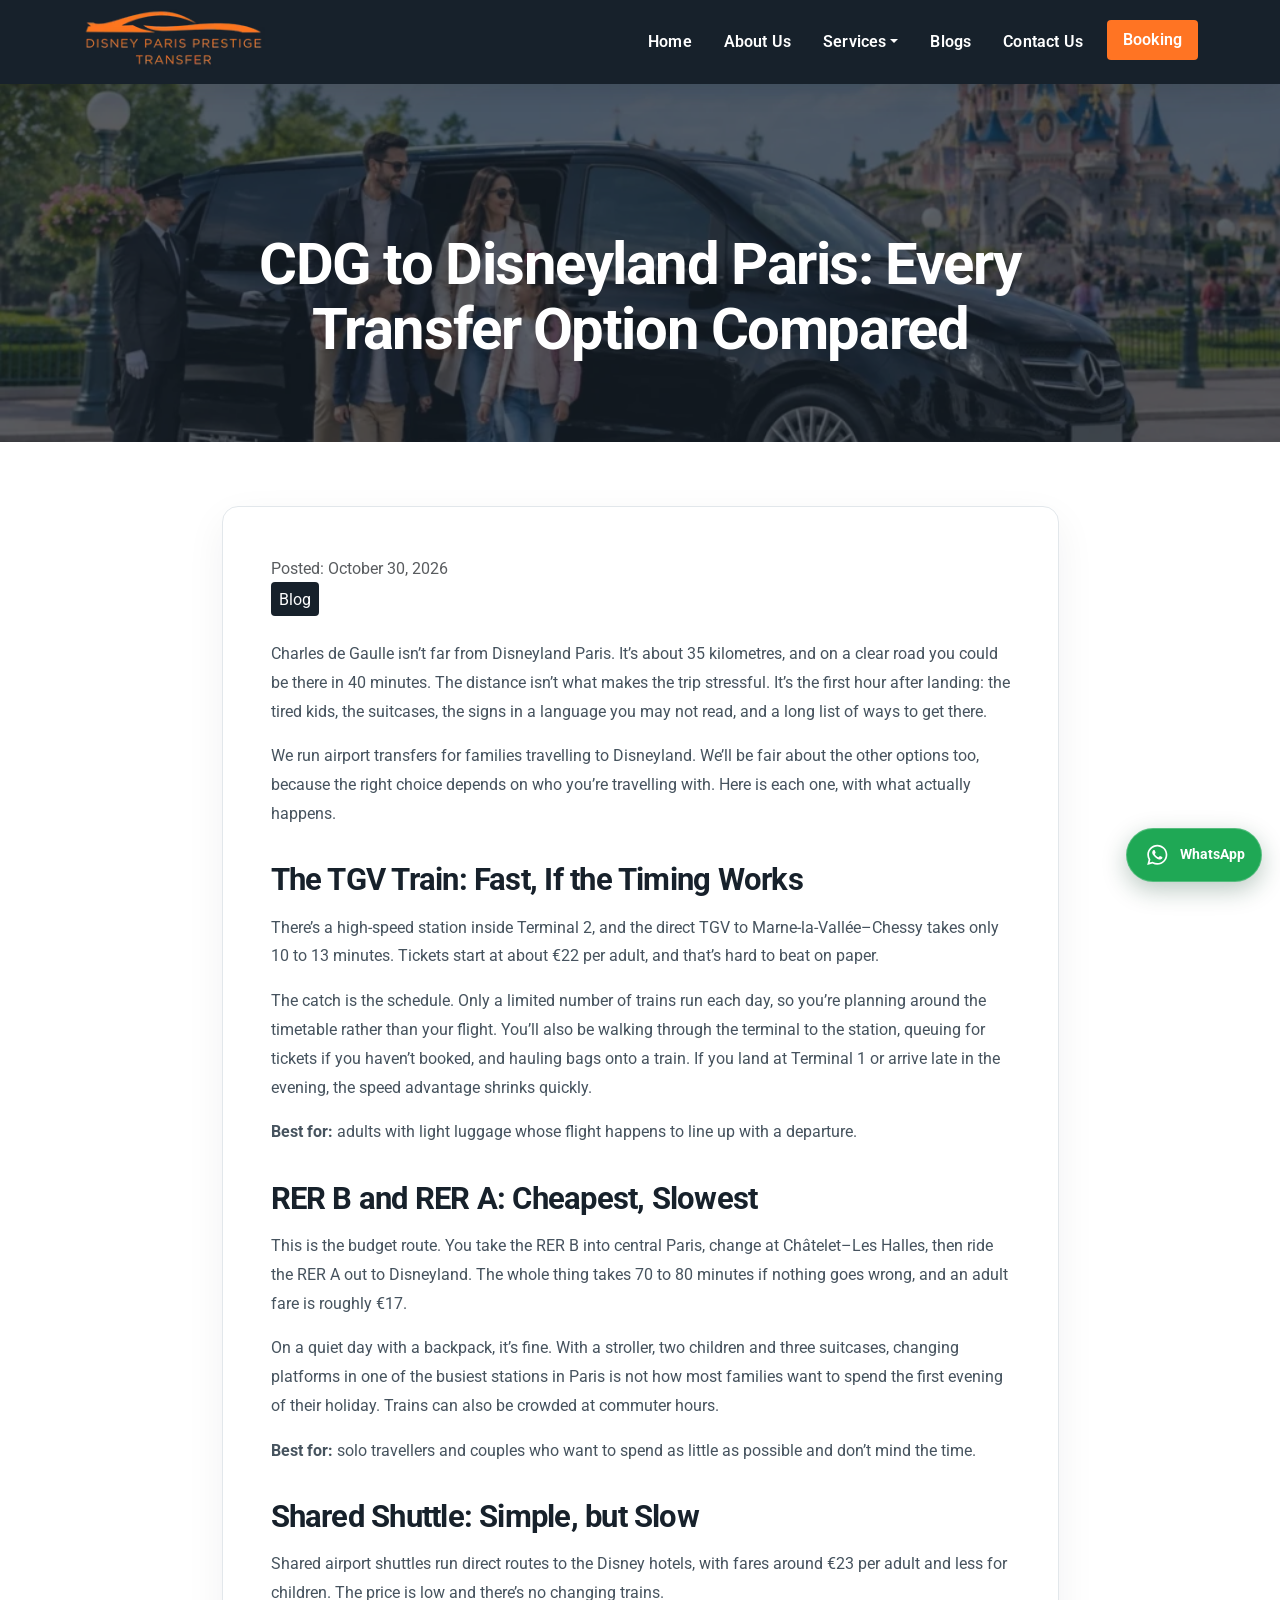
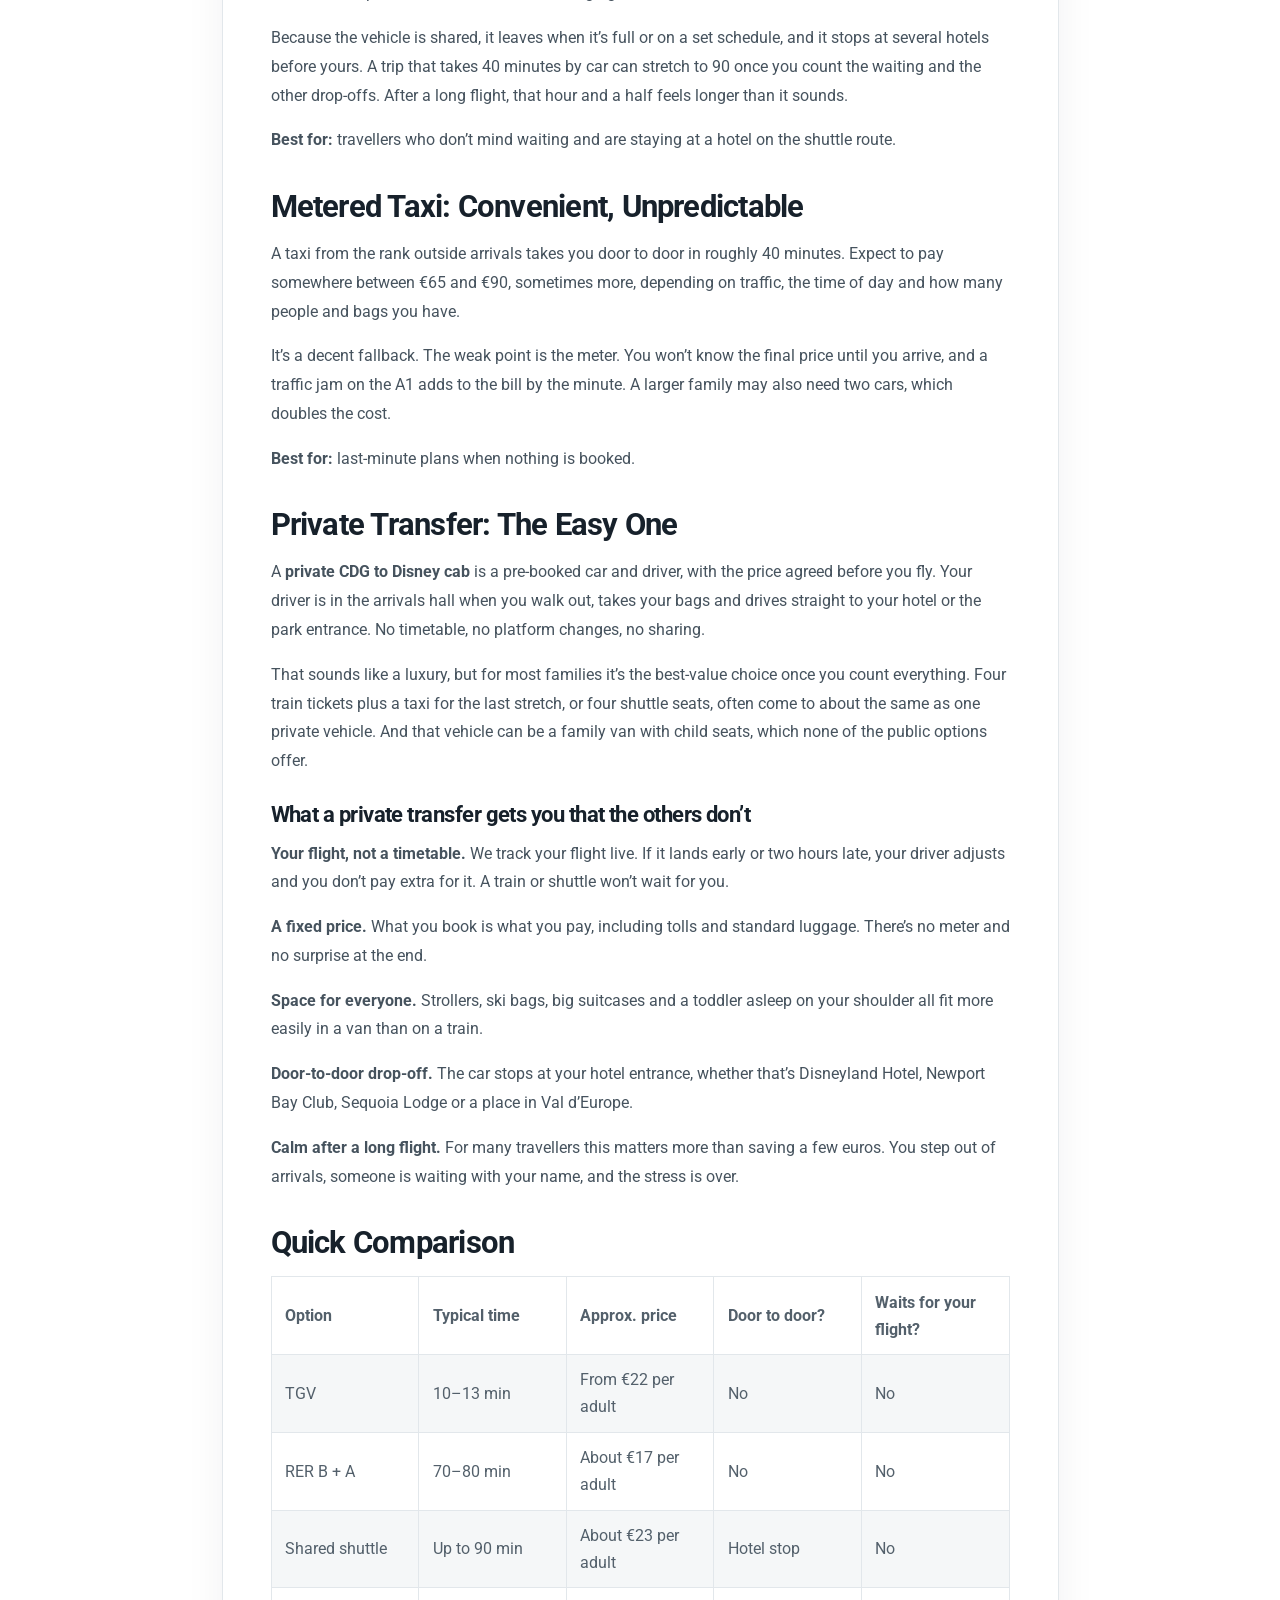
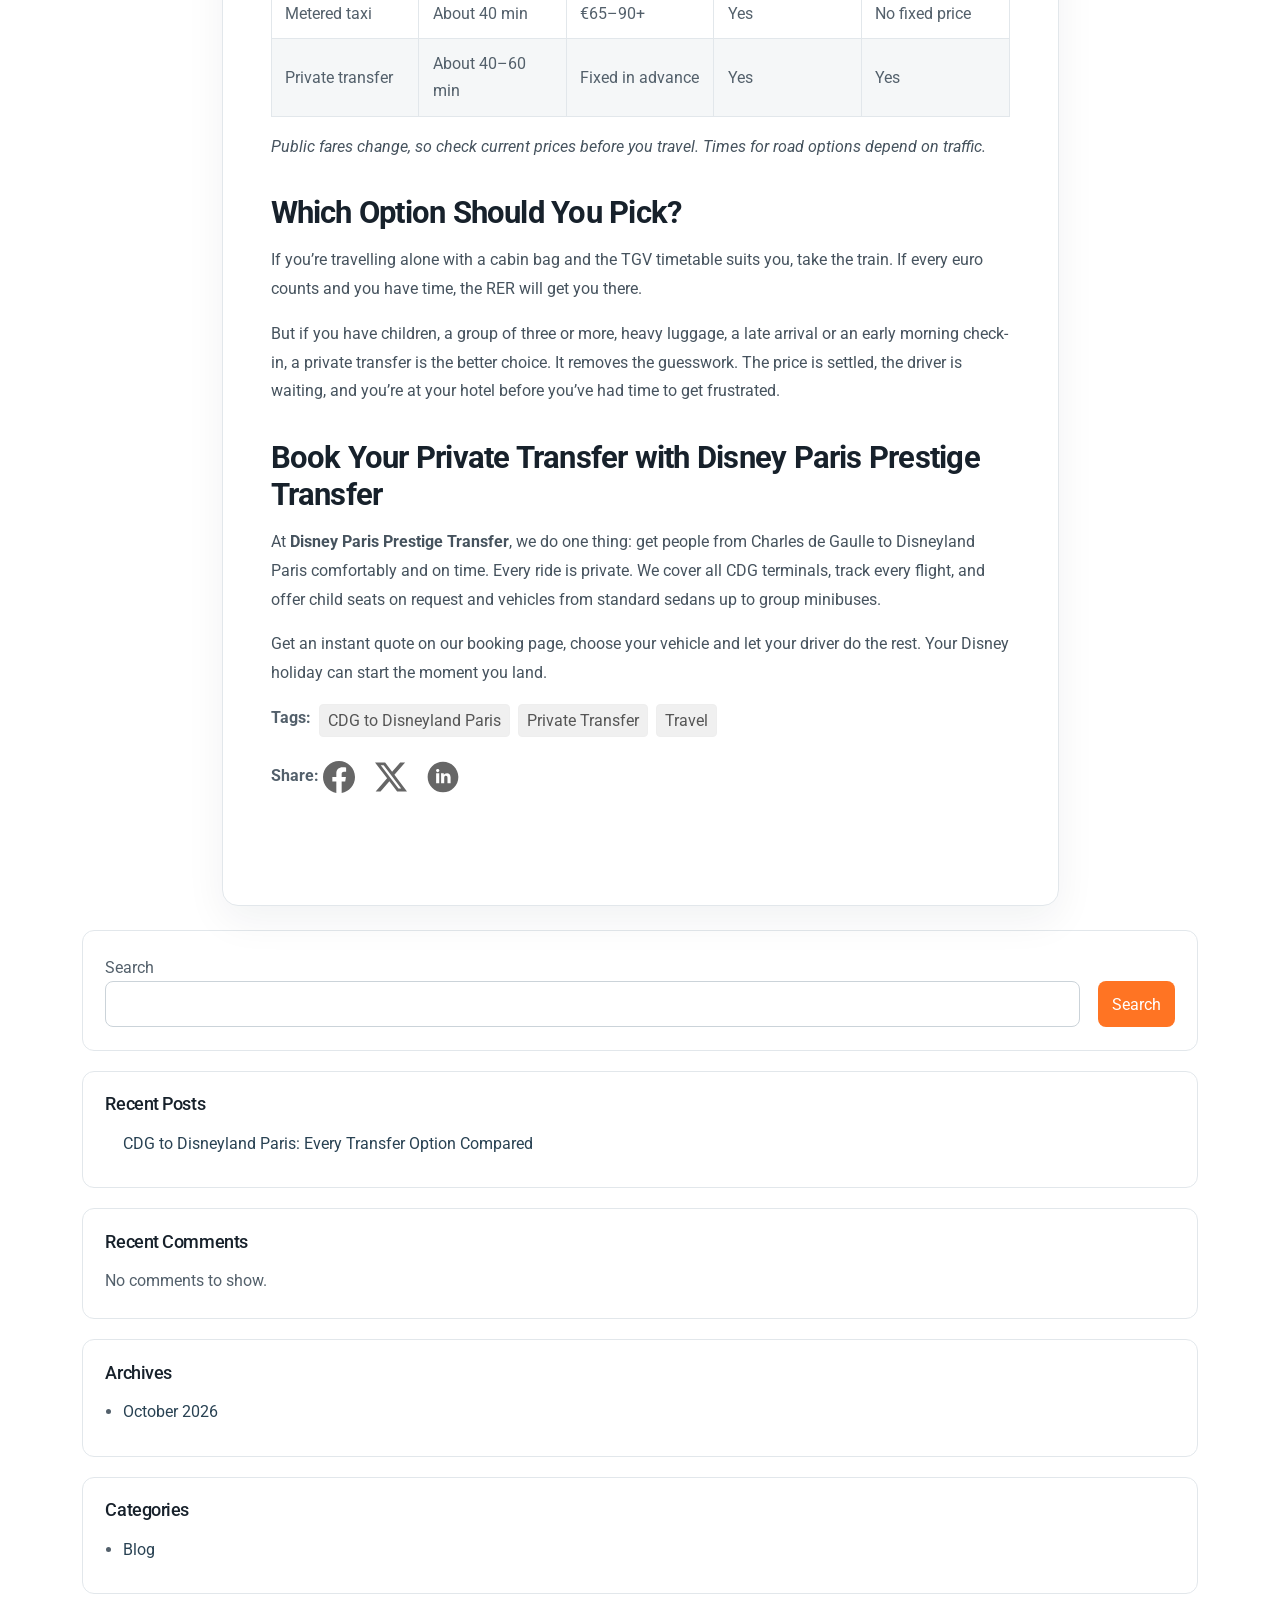
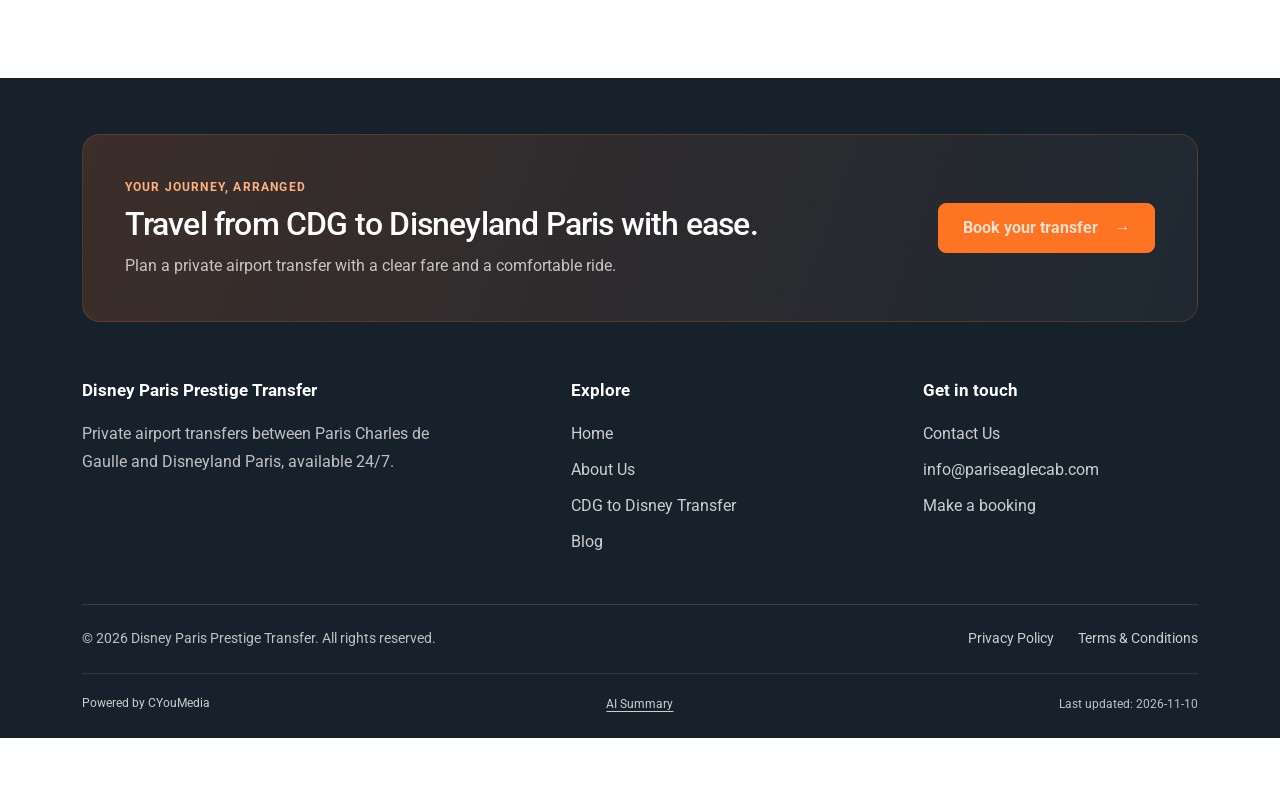
<file: blog/transfer-options-for-cdg-to-disneyland-paris/index.html>
<!DOCTYPE html>
<html lang="en-US">
<head><link as="image" fetchpriority="high" imagesizes="100vw" imagesrcset="../../images/dl_7bad09ebac6b.avif 200w" rel="preload" type="image/avif"/>
<meta charset="utf-8"/>
<meta content="IE=edge" http-equiv="X-UA-Compatible"/>
<meta content="width=device-width, minimum-scale=1.0, initial-scale=1, shrink-to-fit=no" name="viewport"/>
<meta content="#ff7423" name="theme-color"/>
<link href="../../assets/media/542a4e6fe5c3.png" rel="icon" sizes="32x32"/>
<meta content="index, follow, max-image-preview:large, max-snippet:-1, max-video-preview:-1" name="robots"/>
<!-- This site is optimized with the Yoast SEO plugin v28.1 - https://yoast.com/product/yoast-seo-wordpress/ -->
<title>CDG to Disneyland Paris: Every Transfer Option Compared</title>
<meta content="Compare CDG to Disneyland Paris transfers: TGV, RER, shuttle, taxi and private car. See times, prices and which option suits your family best." name="description"/>
<meta content="2026-10-30T10:34:00+00:00" property="article:published_time"/>
<meta content="2026-11-02T12:51:45+00:00" property="article:modified_time"/>
<meta content="info@cubicalseo.com" name="author"/>
<!-- / Yoast SEO plugin. -->
<link href="https://disneyparisprestigetransfer.com/blog/transfer-options-for-cdg-to-disneyland-paris/feed/" rel="alternate" title="Disneyland Paris airport transfer » CDG to Disneyland Paris: Every Transfer Option Compared Comments Feed" type="application/rss+xml"/>
<link href="https://disneyparisprestigetransfer.com/wp-json/oembed/1.0/embed?url=https%3A%2F%2Fdisneyparisprestigetransfer.com%2Fblog%2Ftransfer-options-for-cdg-to-disneyland-paris%2F" rel="alternate" title="oEmbed (JSON)" type="application/json+oembed"/>
<link href="https://disneyparisprestigetransfer.com/wp-json/oembed/1.0/embed?url=https%3A%2F%2Fdisneyparisprestigetransfer.com%2Fblog%2Ftransfer-options-for-cdg-to-disneyland-paris%2F&amp;format=xml" rel="alternate" title="oEmbed (XML)" type="text/xml+oembed"/>
<style id="wp-img-auto-sizes-contain-inline-css" type="text/css">
img:is([sizes=auto i],[sizes^="auto," i]){contain-intrinsic-size:3000px 1500px}
/*# sourceURL=wp-img-auto-sizes-contain-inline-css */
</style>
<link href="../../assets/css/3e08a085d8a9.css" id="ht_ctc_main_css-css" media="all" rel="stylesheet" type="text/css"/>
<style id="ht_ctc_main_css-inline-css" type="text/css">
.ht_ctc_entry_animation{animation-duration:0.4s;animation-fill-mode:both;animation-delay:0s;animation-iteration-count:1}@keyframes ht_ctc_anim_corner{0%{opacity:0;transform:scale(0)}100%{opacity:1;transform:scale(1)}}.ht_ctc_an_entry_corner{animation-name:ht_ctc_anim_corner;animation-timing-function:cubic-bezier(0.25,1,0.5,1);transform-origin:bottom var(--side,right)}
/*# sourceURL=ht_ctc_main_css-inline-css */
</style>
<style id="wp-emoji-styles-inline-css" type="text/css">

	img.wp-smiley, img.emoji {
		display: inline !important;
		border: none !important;
		box-shadow: none !important;
		height: 1em !important;
		width: 1em !important;
		margin: 0 0.07em !important;
		vertical-align: -0.1em !important;
		background: none !important;
		padding: 0 !important;
	}
/*# sourceURL=wp-emoji-styles-inline-css */
</style>
<link href="../../assets/css/a0fd4d3f22b3.css" id="wp-block-library-css" media="all" rel="stylesheet" type="text/css"/>
<style id="classic-theme-styles-inline-css" type="text/css">
/*! This file is auto-generated */
.wp-block-button__link{color:#fff;background-color:#32373c;border-radius:9999px;box-shadow:none;text-decoration:none;padding:calc(.667em + 2px) calc(1.333em + 2px);font-size:1.125em}.wp-block-file__button{background:#32373c;color:#fff;text-decoration:none}
/*# sourceURL=/wp-includes/css/classic-themes.min.css */
</style>
<link href="../../assets/css/386fbb57d359.css" id="hostinger-reach-subscription-block-css" media="all" rel="stylesheet" type="text/css"/>
<style id="global-styles-inline-css" type="text/css">
:root{--wp--preset--aspect-ratio--square: 1;--wp--preset--aspect-ratio--4-3: 4/3;--wp--preset--aspect-ratio--3-4: 3/4;--wp--preset--aspect-ratio--3-2: 3/2;--wp--preset--aspect-ratio--2-3: 2/3;--wp--preset--aspect-ratio--16-9: 16/9;--wp--preset--aspect-ratio--9-16: 9/16;--wp--preset--color--black: #000000;--wp--preset--color--cyan-bluish-gray: #abb8c3;--wp--preset--color--white: #ffffff;--wp--preset--color--pale-pink: #f78da7;--wp--preset--color--vivid-red: #cf2e2e;--wp--preset--color--luminous-vivid-orange: #ff6900;--wp--preset--color--luminous-vivid-amber: #fcb900;--wp--preset--color--light-green-cyan: #7bdcb5;--wp--preset--color--vivid-green-cyan: #00d084;--wp--preset--color--pale-cyan-blue: #8ed1fc;--wp--preset--color--vivid-cyan-blue: #0693e3;--wp--preset--color--vivid-purple: #9b51e0;--wp--preset--gradient--vivid-cyan-blue-to-vivid-purple: linear-gradient(135deg,rgb(6,147,227) 0%,rgb(155,81,224) 100%);--wp--preset--gradient--light-green-cyan-to-vivid-green-cyan: linear-gradient(135deg,rgb(122,220,180) 0%,rgb(0,208,130) 100%);--wp--preset--gradient--luminous-vivid-amber-to-luminous-vivid-orange: linear-gradient(135deg,rgb(252,185,0) 0%,rgb(255,105,0) 100%);--wp--preset--gradient--luminous-vivid-orange-to-vivid-red: linear-gradient(135deg,rgb(255,105,0) 0%,rgb(207,46,46) 100%);--wp--preset--gradient--very-light-gray-to-cyan-bluish-gray: linear-gradient(135deg,rgb(238,238,238) 0%,rgb(169,184,195) 100%);--wp--preset--gradient--cool-to-warm-spectrum: linear-gradient(135deg,rgb(74,234,220) 0%,rgb(151,120,209) 20%,rgb(207,42,186) 40%,rgb(238,44,130) 60%,rgb(251,105,98) 80%,rgb(254,248,76) 100%);--wp--preset--gradient--blush-light-purple: linear-gradient(135deg,rgb(255,206,236) 0%,rgb(152,150,240) 100%);--wp--preset--gradient--blush-bordeaux: linear-gradient(135deg,rgb(254,205,165) 0%,rgb(254,45,45) 50%,rgb(107,0,62) 100%);--wp--preset--gradient--luminous-dusk: linear-gradient(135deg,rgb(255,203,112) 0%,rgb(199,81,192) 50%,rgb(65,88,208) 100%);--wp--preset--gradient--pale-ocean: linear-gradient(135deg,rgb(255,245,203) 0%,rgb(182,227,212) 50%,rgb(51,167,181) 100%);--wp--preset--gradient--electric-grass: linear-gradient(135deg,rgb(202,248,128) 0%,rgb(113,206,126) 100%);--wp--preset--gradient--midnight: linear-gradient(135deg,rgb(2,3,129) 0%,rgb(40,116,252) 100%);--wp--preset--font-size--small: 13px;--wp--preset--font-size--medium: 20px;--wp--preset--font-size--large: 36px;--wp--preset--font-size--x-large: 42px;--wp--preset--spacing--20: 0.44rem;--wp--preset--spacing--30: 0.67rem;--wp--preset--spacing--40: 1rem;--wp--preset--spacing--50: 1.5rem;--wp--preset--spacing--60: 2.25rem;--wp--preset--spacing--70: 3.38rem;--wp--preset--spacing--80: 5.06rem;--wp--preset--shadow--natural: 6px 6px 9px rgba(0, 0, 0, 0.2);--wp--preset--shadow--deep: 12px 12px 50px rgba(0, 0, 0, 0.4);--wp--preset--shadow--sharp: 6px 6px 0px rgba(0, 0, 0, 0.2);--wp--preset--shadow--outlined: 6px 6px 0px -3px rgb(255, 255, 255), 6px 6px rgb(0, 0, 0);--wp--preset--shadow--crisp: 6px 6px 0px rgb(0, 0, 0);}:where(.is-layout-flex){gap: 0.5em;}:where(.is-layout-grid){gap: 0.5em;}body .is-layout-flex{display: flex;}.is-layout-flex{flex-wrap: wrap;align-items: center;}.is-layout-flex > :is(*, div){margin: 0;}body .is-layout-grid{display: grid;}.is-layout-grid > :is(*, div){margin: 0;}:where(.wp-block-columns.is-layout-flex){gap: 2em;}:where(.wp-block-columns.is-layout-grid){gap: 2em;}:where(.wp-block-post-template.is-layout-flex){gap: 1.25em;}:where(.wp-block-post-template.is-layout-grid){gap: 1.25em;}.has-black-color{color: var(--wp--preset--color--black) !important;}.has-cyan-bluish-gray-color{color: var(--wp--preset--color--cyan-bluish-gray) !important;}.has-white-color{color: var(--wp--preset--color--white) !important;}.has-pale-pink-color{color: var(--wp--preset--color--pale-pink) !important;}.has-vivid-red-color{color: var(--wp--preset--color--vivid-red) !important;}.has-luminous-vivid-orange-color{color: var(--wp--preset--color--luminous-vivid-orange) !important;}.has-luminous-vivid-amber-color{color: var(--wp--preset--color--luminous-vivid-amber) !important;}.has-light-green-cyan-color{color: var(--wp--preset--color--light-green-cyan) !important;}.has-vivid-green-cyan-color{color: var(--wp--preset--color--vivid-green-cyan) !important;}.has-pale-cyan-blue-color{color: var(--wp--preset--color--pale-cyan-blue) !important;}.has-vivid-cyan-blue-color{color: var(--wp--preset--color--vivid-cyan-blue) !important;}.has-vivid-purple-color{color: var(--wp--preset--color--vivid-purple) !important;}.has-black-background-color{background-color: var(--wp--preset--color--black) !important;}.has-cyan-bluish-gray-background-color{background-color: var(--wp--preset--color--cyan-bluish-gray) !important;}.has-white-background-color{background-color: var(--wp--preset--color--white) !important;}.has-pale-pink-background-color{background-color: var(--wp--preset--color--pale-pink) !important;}.has-vivid-red-background-color{background-color: var(--wp--preset--color--vivid-red) !important;}.has-luminous-vivid-orange-background-color{background-color: var(--wp--preset--color--luminous-vivid-orange) !important;}.has-luminous-vivid-amber-background-color{background-color: var(--wp--preset--color--luminous-vivid-amber) !important;}.has-light-green-cyan-background-color{background-color: var(--wp--preset--color--light-green-cyan) !important;}.has-vivid-green-cyan-background-color{background-color: var(--wp--preset--color--vivid-green-cyan) !important;}.has-pale-cyan-blue-background-color{background-color: var(--wp--preset--color--pale-cyan-blue) !important;}.has-vivid-cyan-blue-background-color{background-color: var(--wp--preset--color--vivid-cyan-blue) !important;}.has-vivid-purple-background-color{background-color: var(--wp--preset--color--vivid-purple) !important;}.has-black-border-color{border-color: var(--wp--preset--color--black) !important;}.has-cyan-bluish-gray-border-color{border-color: var(--wp--preset--color--cyan-bluish-gray) !important;}.has-white-border-color{border-color: var(--wp--preset--color--white) !important;}.has-pale-pink-border-color{border-color: var(--wp--preset--color--pale-pink) !important;}.has-vivid-red-border-color{border-color: var(--wp--preset--color--vivid-red) !important;}.has-luminous-vivid-orange-border-color{border-color: var(--wp--preset--color--luminous-vivid-orange) !important;}.has-luminous-vivid-amber-border-color{border-color: var(--wp--preset--color--luminous-vivid-amber) !important;}.has-light-green-cyan-border-color{border-color: var(--wp--preset--color--light-green-cyan) !important;}.has-vivid-green-cyan-border-color{border-color: var(--wp--preset--color--vivid-green-cyan) !important;}.has-pale-cyan-blue-border-color{border-color: var(--wp--preset--color--pale-cyan-blue) !important;}.has-vivid-cyan-blue-border-color{border-color: var(--wp--preset--color--vivid-cyan-blue) !important;}.has-vivid-purple-border-color{border-color: var(--wp--preset--color--vivid-purple) !important;}.has-vivid-cyan-blue-to-vivid-purple-gradient-background{background: var(--wp--preset--gradient--vivid-cyan-blue-to-vivid-purple) !important;}.has-light-green-cyan-to-vivid-green-cyan-gradient-background{background: var(--wp--preset--gradient--light-green-cyan-to-vivid-green-cyan) !important;}.has-luminous-vivid-amber-to-luminous-vivid-orange-gradient-background{background: var(--wp--preset--gradient--luminous-vivid-amber-to-luminous-vivid-orange) !important;}.has-luminous-vivid-orange-to-vivid-red-gradient-background{background: var(--wp--preset--gradient--luminous-vivid-orange-to-vivid-red) !important;}.has-very-light-gray-to-cyan-bluish-gray-gradient-background{background: var(--wp--preset--gradient--very-light-gray-to-cyan-bluish-gray) !important;}.has-cool-to-warm-spectrum-gradient-background{background: var(--wp--preset--gradient--cool-to-warm-spectrum) !important;}.has-blush-light-purple-gradient-background{background: var(--wp--preset--gradient--blush-light-purple) !important;}.has-blush-bordeaux-gradient-background{background: var(--wp--preset--gradient--blush-bordeaux) !important;}.has-luminous-dusk-gradient-background{background: var(--wp--preset--gradient--luminous-dusk) !important;}.has-pale-ocean-gradient-background{background: var(--wp--preset--gradient--pale-ocean) !important;}.has-electric-grass-gradient-background{background: var(--wp--preset--gradient--electric-grass) !important;}.has-midnight-gradient-background{background: var(--wp--preset--gradient--midnight) !important;}.has-small-font-size{font-size: var(--wp--preset--font-size--small) !important;}.has-medium-font-size{font-size: var(--wp--preset--font-size--medium) !important;}.has-large-font-size{font-size: var(--wp--preset--font-size--large) !important;}.has-x-large-font-size{font-size: var(--wp--preset--font-size--x-large) !important;}
:where(.wp-block-post-template.is-layout-flex){gap: 1.25em;}:where(.wp-block-post-template.is-layout-grid){gap: 1.25em;}
:where(.wp-block-term-template.is-layout-flex){gap: 1.25em;}:where(.wp-block-term-template.is-layout-grid){gap: 1.25em;}
:where(.wp-block-columns.is-layout-flex){gap: 2em;}:where(.wp-block-columns.is-layout-grid){gap: 2em;}
:root :where(.wp-block-pullquote){font-size: 1.5em;line-height: 1.6;}
/*# sourceURL=global-styles-inline-css */
</style>
<link href="../../assets/css/28e4bacf16ab.css" id="contact-form-7-css" media="all" rel="stylesheet" type="text/css"/>
<link href="../../assets/css/0710e02f9a86.css" id="bootstrap-css-css" media="all" rel="stylesheet" type="text/css"/>
<link href="../../assets/css/cef2a3185101.css" id="aos-css-css" media="all" rel="stylesheet" type="text/css"/>
<link href="../../assets/css/c2e49b80783c.css" id="owl-carousel-css-css" media="all" rel="stylesheet" type="text/css"/>
<link href="../../assets/css/abaeda034649.css" id="owl-theme-default-css" media="all" rel="stylesheet" type="text/css"/>
<link href="../../assets/css/89563f12f903.css" id="base-css-css" media="all" rel="stylesheet" type="text/css"/>
<link href="../../assets/css/b5af59549f97.css" id="main-style-css" media="all" rel="stylesheet" type="text/css"/>
<link href="https://disneyparisprestigetransfer.com/wp-json/" rel="https://api.w.org/"/><link href="https://disneyparisprestigetransfer.com/wp-json/wp/v2/posts/23853" rel="alternate" title="JSON" type="application/json"/><link href="https://disneyparisprestigetransfer.com/xmlrpc.php?rsd" rel="EditURI" title="RSD" type="application/rsd+xml"/>
<meta content="WordPress 6.9.11" name="generator"/>
<link href="https://disneyparisprestigetransfer.com/?p=23853" rel="shortlink"/>
<meta content="https://disneyparisprestigetransfer.com/blog/transfer-options-for-cdg-to-disneyland-paris/" name="og:url"/><meta content="Elementor 4.3.6; features: e_font_icon_svg, additional_custom_breakpoints; settings: css_print_method-external, google_font-enabled, font_display-swap" name="generator"/>
<style>
				.e-con.e-parent:nth-of-type(n+4):not(.e-lazyloaded):not(.e-no-lazyload),
				.e-con.e-parent:nth-of-type(n+4):not(.e-lazyloaded):not(.e-no-lazyload) * {
					background-image: none !important;
				}
				@media screen and (max-height: 1024px) {
					.e-con.e-parent:nth-of-type(n+3):not(.e-lazyloaded):not(.e-no-lazyload),
					.e-con.e-parent:nth-of-type(n+3):not(.e-lazyloaded):not(.e-no-lazyload) * {
						background-image: none !important;
					}
				}
				@media screen and (max-height: 640px) {
					.e-con.e-parent:nth-of-type(n+2):not(.e-lazyloaded):not(.e-no-lazyload),
					.e-con.e-parent:nth-of-type(n+2):not(.e-lazyloaded):not(.e-no-lazyload) * {
						background-image: none !important;
					}
				}
			</style>
<link href="../../assets/media/b298378da982.png" rel="icon" sizes="32x32"/>
<link href="../../assets/media/06e483ebc902.png" rel="icon" sizes="192x192"/>
<link href="../../assets/media/810247063a4e.png" rel="apple-touch-icon"/>
<meta content="https://disneyparisprestigetransfer.com/wp-content/uploads/2026/03/cropped-favicon-270x270.png" name="msapplication-TileImage"/>
<style id="kirki-inline-styles"></style><style id="ceyou-static-reveal">[data-animation-role],[data-animation-role] *{opacity:1!important;transform:none!important;visibility:visible!important;}img[data-src],img[data-image]{opacity:1!important;visibility:visible!important;}.main-content{opacity:1!important;}.main-content .shopify-section{display:inherit!important;}</style><link href="https://disneyparisprestigetransfer.com/blog/transfer-options-for-cdg-to-disneyland-paris" rel="canonical"/><meta content="CDG to Disneyland Paris: Every Transfer Option Compared" property="og:title"/><meta content="CDG to Disneyland Paris: Every Transfer Option Compared" name="twitter:title"/><meta content="Compare CDG to Disneyland Paris transfers: TGV, RER, shuttle, taxi and private car. See times, prices and which option suits your family best." property="og:description"/><meta content="Compare CDG to Disneyland Paris transfers: TGV, RER, shuttle, taxi and private car. See times, prices and which option suits your family best." name="twitter:description"/><meta content="website" property="og:type"/><meta content="https://disneyparisprestigetransfer.com/blog/transfer-options-for-cdg-to-disneyland-paris" property="og:url"/><meta content="summary_large_image" name="twitter:card"/><meta content="https://disneyparisprestigetransfer.com/images/og/dl_bf87fea04b2e.jpg" property="og:image"/><meta content="https://disneyparisprestigetransfer.com/images/og/dl_bf87fea04b2e.jpg" name="twitter:image"/><style data-ceyou-interactivity="">
/* ceyou-interactivity-css:v1 — state styles for the interactivity bundle */
.nav-open{overflow:hidden;}
.nav-menu.is-open,.navbar-collapse.is-open,.site-nav.is-open,#mySidenav.is-open{display:block;}
.ceyou-force-nav{display:flex!important;flex-direction:column;gap:.5rem;}
.js-slider{position:relative;overflow:hidden;}
.js-slider .slide,.js-slider .carousel-item,.js-slider .slider-item,.js-slider [data-slide]{display:none;}
.js-slider .slide.is-active,.js-slider .carousel-item.is-active,.js-slider .slider-item.is-active,.js-slider [data-slide].is-active{display:block;animation:ceyou-fade .4s ease;}
.js-slider [data-slide]:not(.is-active){display:none!important;}
.js-slider [data-slide]{float:none;width:100%;max-width:none;}
.js-slider [data-slider-track]{transform:none!important;width:auto!important;}
[data-slider] [data-slider-track]{transform:none!important;width:auto!important;}[data-slider]:not([data-slider-strip]) [data-slide]{float:none!important;width:100%!important;}[data-slider-strip] [data-slider-track]{display:flex!important;flex-wrap:nowrap!important;overflow-x:auto;scroll-snap-type:x mandatory;gap:var(--ceyou-gap,0px);scrollbar-width:none;}[data-slider-strip] [data-slider-track]::-webkit-scrollbar{display:none;}[data-slider-strip] [data-slide]{flex:0 0 calc((100% - (var(--ceyou-per-view,1) - 1) * var(--ceyou-gap,0px)) / var(--ceyou-per-view,1))!important;width:auto!important;max-width:none!important;float:none!important;scroll-snap-align:start;}[data-slider-strip] [data-slider-dots]{display:none!important;}
@keyframes ceyou-fade{from{opacity:.4}to{opacity:1}}
.slider-prev,.slider-next{position:absolute;top:50%;transform:translateY(-50%);z-index:2;border:0;cursor:pointer;width:42px;height:42px;border-radius:50%;background:rgba(17,17,17,.45);color:#fff;font-size:1.6rem;line-height:1;display:flex;align-items:center;justify-content:center;}
.slider-prev{left:12px;}.slider-next{right:12px;}
.slider-prev:hover,.slider-next:hover{background:rgba(17,17,17,.7);}
.slider-dots{position:absolute;left:0;right:0;bottom:12px;display:flex;gap:8px;justify-content:center;z-index:2;}
.slider-dots button{width:10px;height:10px;padding:0;border:0;border-radius:50%;background:rgba(255,255,255,.55);cursor:pointer;}
.slider-dots button.is-active{background:#fff;}
.modal{display:none;position:fixed;inset:0;z-index:1000;align-items:center;justify-content:center;background:rgba(0,0,0,.6);padding:1rem;}
.modal.is-open{display:flex;}
.modal-open{overflow:hidden;}
.ceyou-lightbox{display:none;position:fixed;inset:0;z-index:1100;background:rgba(0,0,0,.85);cursor:zoom-out;}
.ceyou-lightbox.is-open{display:flex;align-items:center;justify-content:center;padding:2vmin;}
.ceyou-lightbox img{max-width:96vw;max-height:96vh;object-fit:contain;}
.ceyou-toasts{position:fixed;left:50%;bottom:24px;transform:translateX(-50%);z-index:1200;display:flex;flex-direction:column;gap:8px;pointer-events:none;}
.ceyou-toast{background:#111;color:#fff;padding:.7rem 1.1rem;border-radius:8px;font-size:.95rem;box-shadow:0 6px 24px rgba(0,0,0,.25);opacity:0;transform:translateY(12px);transition:opacity .3s,transform .3s;}
.ceyou-toast.is-visible{opacity:1;transform:translateY(0);}
.ceyou-field-error{display:block;color:#c0392b;font-size:.82rem;margin-top:.25rem;min-height:1em;}
.ceyou-invalid{border-color:#c0392b!important;outline-color:#c0392b;}
.ceyou-hp{position:absolute!important;left:-9999px!important;top:auto!important;width:1px!important;height:1px!important;overflow:hidden!important;}
.ceyou-cart-drawer{position:fixed;top:0;right:0;height:100%;width:min(360px,90vw);background:#fff;color:#111;box-shadow:-8px 0 28px rgba(0,0,0,.2);transform:translateX(100%);transition:transform .3s ease;z-index:1300;display:flex;flex-direction:column;}
.ceyou-cart-drawer.is-open{transform:translateX(0);}
.ceyou-cart-head{display:flex;align-items:center;justify-content:space-between;padding:1rem;border-bottom:1px solid #eee;}
.ceyou-cart-close{border:0;background:none;font-size:1.5rem;line-height:1;cursor:pointer;}
.ceyou-cart-items{flex:1;overflow:auto;padding:.5rem 1rem;}
.ceyou-cart-row{display:flex;align-items:center;gap:.5rem;padding:.5rem 0;border-bottom:1px solid #f1f1f1;}
.ceyou-cart-name{flex:1;}
.ceyou-cart-remove{border:0;background:none;cursor:pointer;color:#999;font-size:1.1rem;}
.ceyou-cart-empty{color:#888;}
.ceyou-cart-foot{padding:1rem;border-top:1px solid #eee;font-weight:600;}
@media(prefers-reduced-motion:reduce){.js-slider .is-active{animation:none;}.ceyou-toast{transition:none;}.ceyou-cart-drawer{transition:none;}}
.fade-in-up,.fade-in,.scroll-reveal,[data-reveal]{opacity:1;transform:none;}
@media(prefers-reduced-motion:no-preference){html.ceyou-reveal-ready .fade-in-up,html.ceyou-reveal-ready .fade-in,html.ceyou-reveal-ready .scroll-reveal,html.ceyou-reveal-ready [data-reveal]{opacity:0;animation:none;transition:opacity 300ms ease;will-change:opacity;}
html.ceyou-reveal-ready .fade-in-up.is-visible,html.ceyou-reveal-ready .fade-in.is-visible,html.ceyou-reveal-ready .scroll-reveal.is-visible,html.ceyou-reveal-ready [data-reveal].is-visible{opacity:1;}}
</style><meta content="image/jpeg" property="og:image:type"/><meta content="1024" property="og:image:width"/><meta content="575" property="og:image:height"/><meta content="CDG to Disneyland Paris Transfer Options" property="og:image:alt"/><meta content="CDG to Disneyland Paris Transfer Options" name="twitter:image:alt"/><meta content="en_US" property="og:locale"/><script data-ceyou-file-nav>(function(){if(location.protocol!=='file:')return;function fix(a){var h=a.getAttribute('href');if(!h||/^([a-z][a-z0-9+.-]*:|\/|#)/i.test(h))return;var m=/^([^?#]*)(.*)$/.exec(h);if(m[1].slice(-1)!=='/')return;a.setAttribute('href',m[1]+'index.html'+m[2]);}document.addEventListener('DOMContentLoaded',function(){var l=document.querySelectorAll('a[href]');for(var i=0;i<l.length;i++)fix(l[i]);});document.addEventListener('click',function(e){var a=e.target&&e.target.closest?e.target.closest('a[href]'):null;if(a)fix(a);},true);})();</script><link href="../../assets/css/site-refresh.css" rel="stylesheet" type="text/css"/></head>
<body class="wp-singular post-template-default single single-post postid-23853 single-format-standard wp-custom-logo wp-theme-cms-taxi-booking elementor-default elementor-kit-47">
<style>
.navbar .nav-item .nav-link {
  font-size: 1rem;
  text-transform: capitalize; 
  white-space: nowrap;
}
#menu-primary-menu li:last-child a {
    background-color: var(--brand);
    color: var(--white); 
    border-radius: .25rem;
    padding: .5rem 1rem;
    line-height: 1.5; 
}
#menu-primary-menu li:last-child a:hover {
    background-color: var(--white);
    color: var(--brand);  
}
	@media (max-width:991px) {
		.navbar-nav .dropdown-menu {
			text-align:center;
		}
	}
</style>
<header class="site-header position-fixed top-0 start-0 end-0" id="mainNav">
<nav class="navbar navbar-expand-lg py-0">
<div class="container">
<div class="navbar-brand">
<a aria-label="disney paris prestige transfer" class="custom-logo-link" href="../../" rel="home"><picture><source sizes="100vw" srcset="../../images/dl_7bad09ebac6b.avif 200w" type="image/avif"/><source sizes="100vw" srcset="../../images/dl_7bad09ebac6b.webp 200w" type="image/webp"/><img alt="disney paris prestige transfer" class="custom-logo" decoding="async" fetchpriority="high" height="70" loading="eager" referrerpolicy="no-referrer" src="../../images/dl_7bad09ebac6b.webp" width="200"/></picture></a> </div>
<button aria-controls="navbarSupportedContent" aria-expanded="false" aria-label="Toggle navigation" class="navbar-toggler p-1" data-bs-target="#navbarSupportedContent" data-bs-toggle="collapse" type="button">
<svg height="2em" viewbox="0 0 36 36" width="2em" xmlns="http://www.w3.org/2000/svg"><path class="clr-i-outline clr-i-outline-path-1" d="M32 29H4a1 1 0 0 1 0-2h28a1 1 0 0 1 0 2" fill="#fff"></path><path class="clr-i-outline clr-i-outline-path-2" d="M32 19H4a1 1 0 0 1 0-2h28a1 1 0 0 1 0 2" fill="#fff"></path><path class="clr-i-outline clr-i-outline-path-3" d="M32 9H4a1 1 0 0 1 0-2h28a1 1 0 0 1 0 2" fill="#fff"></path><path d="M0 0h36v36H0z" fill="none"></path></svg>
</button>
<div class="collapse navbar-collapse" id="navbarSupportedContent">
<ul class="navbar-nav ms-auto mb-2 mb-lg-0" id="menu-primary-menu"><li class="home-page menu-item menu-item-type-custom menu-item-object-custom nav-item"><a class="nav-link" href="../../">Home</a></li>
<li class="about-us menu-item menu-item-type-custom menu-item-object-custom nav-item"><a class="nav-link" href="../../about-us/">About Us</a></li>
<li class="menu-item menu-item-type-post_type menu-item-object-page menu-item-has-children nav-item dropdown"><a class="nav-link dropdown-toggle" href="../../services/">Services</a><ul class="dropdown-menu"><li class="menu-item menu-item-type-post_type menu-item-object-page nav-item"><a class="nav-link" href="../../cdg-to-disney-cab-transfer/">CDG to Disney Cab Transfer</a></li>
</ul>
</li>
<li class="blogs menu-item menu-item-type-post_type menu-item-object-page current_page_parent nav-item"><a class="nav-link" href="../../blogs/">Blogs</a></li>
<li class="menu-item menu-item-type-post_type menu-item-object-page nav-item"><a class="nav-link" href="../../contact-us/">Contact Us</a></li>
<li class="menu-item menu-item-type-custom menu-item-object-custom nav-item"><a class="nav-link" href="https://www.pariseaglecab.com/">Booking</a></li>
</ul>
</div>
</div>
</nav>
</header>
<main class="site-main" id="main-content"><div class="bg-dark subpage__header position-relative">
<img alt="CDG to Disneyland Paris Transfer Options" class="img-fluid w-100 position-absolute top-0 start-0 w-100 h-100 object-fit-cover z-0 wp-post-image" decoding="async" fetchpriority="high" height="575" referrerpolicy="no-referrer" sizes="(max-width: 1024px) 100vw, 1024px" src="../../images/dl_bf87fea04b2e.webp" srcset="../../assets/media/4099dba472b7.webp 1024w, ../../assets/media/8f6981261fc5.webp 300w, ../../assets/media/7eb71d3dc83a.webp 768w, ../../assets/media/5576a1f30e4c.webp 800w, ../../assets/media/aee492c07796.webp 460w, ../../assets/media/a34c39371349.webp 1171w" width="1024"/>
<div class="position-absolute top-0 end-0 w-100 h-100 bg-dark opacity-75 z-1"></div>
<div class="container position-relative z-3 aos-init aos-animate" data-aos="fade-up">
<h1 class="text-white fw-medium mb-0 text-center text-center">CDG to Disneyland Paris: Every Transfer Option Compared</h1>
<!--         <div class="py-md-5"></div> -->
</div>
</div>
<style>
	.post-tags a {
		display:inline-block;padding: 2px 8px;border:1px solid #eee;border-radius:4px;color:#555;background: #f0f0f0;
	}
	.post-tags a:hover {
		color:var(--white);background:var(--brand);
	}
	.post-categories a { border-radius:4px; }
</style>
<div class="single-post py-5">
<div class="container">
<div class="post-layout mt-0 aos-init aos-animate" data-aos="fade-up">
<div class="post-featured-image ratio ratio-16x9 d-none">
</div>
<article class="post-content-area col-xl-9 mx-auto pt-3 mb-4 position-relative">
<div class="post-meta text-muted">
<span class="post-date">
							Posted: 
							October 30, 2026						</span>
</div>
<div class="row g-3 align-items-center mb-4">
<div class="col-12 d-flex flex-column">
<span class="post-categories">
<i class="icon-folder"></i>
<a href="https://disneyparisprestigetransfer.com/blog/category/blog" rel="category tag">Blog</a> </span>
</div>
</div>
<div class="post-content">
<p>Charles de Gaulle isn’t far from Disneyland Paris. It’s about 35 kilometres, and on a clear road you could be there in 40 minutes. The distance isn’t what makes the trip stressful. It’s the first hour after landing: the tired kids, the suitcases, the signs in a language you may not read, and a long list of ways to get there.</p>
<p>We run airport transfers for families travelling to Disneyland. We’ll be fair about the other options too, because the right choice depends on who you’re travelling with. Here is each one, with what actually happens.</p>
<h2 class="wp-block-heading"><strong>The TGV Train: Fast, If the Timing Works</strong></h2>
<p>There’s a high-speed station inside Terminal 2, and the direct TGV to Marne-la-Vallée–Chessy takes only 10 to 13 minutes. Tickets start at about €22 per adult, and that’s hard to beat on paper.</p>
<p>The catch is the schedule. Only a limited number of trains run each day, so you’re planning around the timetable rather than your flight. You’ll also be walking through the terminal to the station, queuing for tickets if you haven’t booked, and hauling bags onto a train. If you land at Terminal 1 or arrive late in the evening, the speed advantage shrinks quickly.</p>
<p><strong>Best for:</strong> adults with light luggage whose flight happens to line up with a departure.</p>
<h2 class="wp-block-heading"><strong>RER B and RER A: Cheapest, Slowest</strong></h2>
<p>This is the budget route. You take the RER B into central Paris, change at Châtelet–Les Halles, then ride the RER A out to Disneyland. The whole thing takes 70 to 80 minutes if nothing goes wrong, and an adult fare is roughly €17.</p>
<p>On a quiet day with a backpack, it’s fine. With a stroller, two children and three suitcases, changing platforms in one of the busiest stations in Paris is not how most families want to spend the first evening of their holiday. Trains can also be crowded at commuter hours.</p>
<p><strong>Best for:</strong> solo travellers and couples who want to spend as little as possible and don’t mind the time.</p>
<h2 class="wp-block-heading"><strong>Shared Shuttle: Simple, but Slow</strong></h2>
<p>Shared airport shuttles run direct routes to the Disney hotels, with fares around €23 per adult and less for children. The price is low and there’s no changing trains.</p>
<p>Because the vehicle is shared, it leaves when it’s full or on a set schedule, and it stops at several hotels before yours. A trip that takes 40 minutes by car can stretch to 90 once you count the waiting and the other drop-offs. After a long flight, that hour and a half feels longer than it sounds.</p>
<p><strong>Best for:</strong> travellers who don’t mind waiting and are staying at a hotel on the shuttle route.</p>
<h2 class="wp-block-heading"><strong>Metered Taxi: Convenient, Unpredictable</strong></h2>
<p>A taxi from the rank outside arrivals takes you door to door in roughly 40 minutes. Expect to pay somewhere between €65 and €90, sometimes more, depending on traffic, the time of day and how many people and bags you have.</p>
<p>It’s a decent fallback. The weak point is the meter. You won’t know the final price until you arrive, and a traffic jam on the A1 adds to the bill by the minute. A larger family may also need two cars, which doubles the cost.</p>
<p><strong>Best for:</strong> last-minute plans when nothing is booked.</p>
<h2 class="wp-block-heading"><strong>Private Transfer: The Easy One</strong></h2>
<p>A <strong>private CDG to Disney cab</strong> is a pre-booked car and driver, with the price agreed before you fly. Your driver is in the arrivals hall when you walk out, takes your bags and drives straight to your hotel or the park entrance. No timetable, no platform changes, no sharing.</p>
<p>That sounds like a luxury, but for most families it’s the best-value choice once you count everything. Four train tickets plus a taxi for the last stretch, or four shuttle seats, often come to about the same as one private vehicle. And that vehicle can be a family van with child seats, which none of the public options offer.</p>
<h3 class="wp-block-heading"><strong>What a private transfer gets you that the others don’t</strong></h3>
<p><strong>Your flight, not a timetable.</strong> We track your flight live. If it lands early or two hours late, your driver adjusts and you don’t pay extra for it. A train or shuttle won’t wait for you.</p>
<p><strong>A fixed price.</strong> What you book is what you pay, including tolls and standard luggage. There’s no meter and no surprise at the end.</p>
<p><strong>Space for everyone.</strong> Strollers, ski bags, big suitcases and a toddler asleep on your shoulder all fit more easily in a van than on a train.</p>
<p><strong>Door-to-door drop-off.</strong> The car stops at your hotel entrance, whether that’s Disneyland Hotel, Newport Bay Club, Sequoia Lodge or a place in Val d’Europe.</p>
<p><strong>Calm after a long flight.</strong> For many travellers this matters more than saving a few euros. You step out of arrivals, someone is waiting with your name, and the stress is over.</p>
<h2 class="wp-block-heading"><strong>Quick Comparison</strong></h2>
<figure class="wp-block-table"><table class="has-fixed-layout"><tbody><tr><td><strong>Option</strong></td><td><strong>Typical time</strong></td><td><strong>Approx. price</strong></td><td><strong>Door to door?</strong></td><td><strong>Waits for your flight?</strong></td></tr><tr><td>TGV</td><td>10–13 min</td><td>From €22 per adult</td><td>No</td><td>No</td></tr><tr><td>RER B + A</td><td>70–80 min</td><td>About €17 per adult</td><td>No</td><td>No</td></tr><tr><td>Shared shuttle</td><td>Up to 90 min</td><td>About €23 per adult</td><td>Hotel stop</td><td>No</td></tr><tr><td>Metered taxi</td><td>About 40 min</td><td>€65–90+</td><td>Yes</td><td>No fixed price</td></tr><tr><td>Private transfer</td><td>About 40–60 min</td><td>Fixed in advance</td><td>Yes</td><td>Yes</td></tr></tbody></table></figure>
<p><em>Public fares change, so check current prices before you travel. Times for road options depend on traffic.</em></p>
<h2 class="wp-block-heading"><strong>Which Option Should You Pick?</strong></h2>
<p>If you’re travelling alone with a cabin bag and the TGV timetable suits you, take the train. If every euro counts and you have time, the RER will get you there.</p>
<p>But if you have children, a group of three or more, heavy luggage, a late arrival or an early morning check-in, a private transfer is the better choice. It removes the guesswork. The price is settled, the driver is waiting, and you’re at your hotel before you’ve had time to get frustrated.</p>
<h2 class="wp-block-heading"><strong>Book Your Private Transfer with Disney Paris Prestige Transfer</strong></h2>
<p>At <strong>Disney Paris Prestige Transfer</strong>, we do one thing: get people from Charles de Gaulle to Disneyland Paris comfortably and on time. Every ride is private. We cover all CDG terminals, track every flight, and offer child seats on request and vehicles from standard sedans up to group minibuses.</p>
<p>Get an instant quote on our booking page, choose your vehicle and let your driver do the rest. Your Disney holiday can start the moment you land.</p>
</div>
<footer class="post-footer">
<div class="post-tags-list d-flex flex-row flex-wrap gap-2">
<strong>Tags:</strong>
<span class="post-tags d-flex flex-row flex-wrap gap-2">
<!--                                     <i class="icon-tag"></i> -->
<a href="../tag/cdg-to-disneyland-paris/" rel="tag">CDG to Disneyland Paris</a> <a href="../tag/private-transfer/" rel="tag">Private Transfer</a> <a href="https://disneyparisprestigetransfer.com/blog/tag/travel" rel="tag">Travel</a> </span>
</div>
<div class="post-share mt-4">
<strong>Share:</strong>
<a class="d-inline-block" href="https://www.facebook.com/sharer/sharer.php?u=https://disneyparisprestigetransfer.com/blog/transfer-options-for-cdg-to-disneyland-paris/" rel="noopener" target="_blank">
<svg height="24" viewbox="0 0 24 24" width="24" xmlns="http://www.w3.org/2000/svg"><g fill="none"><g clip-path="url(#SVGXv8lpc2Y)"><path clip-rule="evenodd" d="M0 12.067C0 18.034 4.333 22.994 10 24v-8.667H7V12h3V9.333c0-3 1.933-4.666 4.667-4.666c.866 0 1.8.133 2.666.266V8H15.8c-1.467 0-1.8.733-1.8 1.667V12h3.2l-.533 3.333H14V24c5.667-1.006 10-5.966 10-11.933C24 5.43 18.6 0 12 0S0 5.43 0 12.067" fill="#666666" fill-rule="evenodd"></path></g><defs><clippath id="SVGXv8lpc2Y"><path d="M0 0h24v24H0z" fill="#fff"></path></clippath></defs></g></svg>
</a>
<a class="d-inline-block" href="https://twitter.com/intent/tweet?url=https://disneyparisprestigetransfer.com/blog/transfer-options-for-cdg-to-disneyland-paris/&amp;text=CDG to Disneyland Paris: Every Transfer Option Compared" rel="noopener" target="_blank">
<svg height="16" viewbox="0 0 16 16" width="16" xmlns="http://www.w3.org/2000/svg"><path d="M12.6.75h2.454l-5.36 6.142L16 15.25h-4.937l-3.867-5.07l-4.425 5.07H.316l5.733-6.57L0 .75h5.063l3.495 4.633L12.601.75Zm-.86 13.028h1.36L4.323 2.145H2.865z" fill="#666666"></path></svg>
</a>
<a class="d-inline-block" href="https://www.linkedin.com/shareArticle?url=https://disneyparisprestigetransfer.com/blog/transfer-options-for-cdg-to-disneyland-paris/" rel="noopener" target="_blank">
<svg height="20" viewbox="0 0 20 20" width="20" xmlns="http://www.w3.org/2000/svg"><path d="M10 .4C4.698.4.4 4.698.4 10s4.298 9.6 9.6 9.6s9.6-4.298 9.6-9.6S15.302.4 10 .4M7.65 13.979H5.706V7.723H7.65zm-.984-7.024c-.614 0-1.011-.435-1.011-.973c0-.549.409-.971 1.036-.971s1.011.422 1.023.971c0 .538-.396.973-1.048.973m8.084 7.024h-1.944v-3.467c0-.807-.282-1.355-.985-1.355c-.537 0-.856.371-.997.728c-.052.127-.065.307-.065.486v3.607H8.814v-4.26c0-.781-.025-1.434-.051-1.996h1.689l.089.869h.039c.256-.408.883-1.01 1.932-1.01c1.279 0 2.238.857 2.238 2.699z" fill="#666666"></path></svg>
</a>
</div>
</footer>
<!-- Author Bio -->
<!-- Post Navigation -->
<nav class="post-navigation mt-5">
<div class="nav-previous">
</div>
<div class="nav-next">
</div>
</nav>
<!-- Comments -->
</article>
<!-- Sidebar -->
<aside class="post-sidebar">
<div class="sidebar">
<div class="widget widget_block widget_search" id="block-2"><form action="https://disneyparisprestigetransfer.com/" class="wp-block-search__button-outside wp-block-search__text-button wp-block-search" method="get" role="search"><label class="wp-block-search__label" for="wp-block-search__input-1">Search</label><div class="wp-block-search__inside-wrapper"><input class="wp-block-search__input" id="wp-block-search__input-1" name="s" placeholder="" required="" type="search" value=""/><button aria-label="Search" class="wp-block-search__button wp-element-button" type="submit">Search</button></div></form></div><div class="widget widget_block" id="block-3"><div class="wp-block-group"><div class="wp-block-group__inner-container is-layout-flow wp-block-group-is-layout-flow"><h2 class="wp-block-heading">Recent Posts</h2><ul class="wp-block-latest-posts__list wp-block-latest-posts"><li><a class="wp-block-latest-posts__post-title" href="../../">CDG to Disneyland Paris: Every Transfer Option Compared</a></li>
</ul></div></div></div><div class="widget widget_block" id="block-4"><div class="wp-block-group"><div class="wp-block-group__inner-container is-layout-flow wp-block-group-is-layout-flow"><h2 class="wp-block-heading">Recent Comments</h2><div class="no-comments wp-block-latest-comments">No comments to show.</div></div></div></div><div class="widget widget_block" id="block-5"><div class="wp-block-group"><div class="wp-block-group__inner-container is-layout-flow wp-block-group-is-layout-flow"><h2 class="wp-block-heading">Archives</h2><ul class="wp-block-archives-list wp-block-archives"> <li><a href="https://disneyparisprestigetransfer.com/blog/2026/10">October 2026</a></li>
</ul></div></div></div><div class="widget widget_block" id="block-6"><div class="wp-block-group"><div class="wp-block-group__inner-container is-layout-flow wp-block-group-is-layout-flow"><h2 class="wp-block-heading">Categories</h2><ul class="wp-block-categories-list wp-block-categories"> <li class="cat-item cat-item-7"><a href="https://disneyparisprestigetransfer.com/blog/category/blog">Blog</a>
</li>
</ul></div></div></div></div> </aside>
</div>
</div>
</div>
</main><!-- End main-content -->
<footer class="site-footer site-footer--refined">
  <div class="container">
    <div class="footer-cta">
      <div>
        <p class="footer-eyebrow">Your journey, arranged</p>
        <h2>Travel from CDG to Disneyland Paris with ease.</h2>
        <p>Plan a private airport transfer with a clear fare and a comfortable ride.</p>
      </div>
      <a class="btn btn-primary" href="https://www.pariseaglecab.com/">Book your transfer <span aria-hidden="true">→</span></a>
    </div>
    <div class="footer-main">
      <div class="footer-brand">
        <p class="footer-heading">Disney Paris Prestige Transfer</p>
        <p>Private airport transfers between Paris Charles de Gaulle and Disneyland Paris, available 24/7.</p>
      </div>
      <nav aria-label="Footer navigation">
        <p class="footer-heading">Explore</p>
        <ul>
          <li><a href="../../">Home</a></li>
          <li><a href="../../about-us/">About Us</a></li>
          <li><a href="../../cdg-to-disney-cab-transfer/">CDG to Disney Transfer</a></li>
          <li><a href="../../blogs/">Blog</a></li>
        </ul>
      </nav>
      <div>
        <p class="footer-heading">Get in touch</p>
        <ul>
          <li><a href="../../contact-us/">Contact Us</a></li>
          <li><a href="mailto:info@pariseaglecab.com">info@pariseaglecab.com</a></li>
          <li><a href="https://www.pariseaglecab.com/">Make a booking</a></li>
        </ul>
      </div>
    </div>
    <div class="footer-legal">
      <p>© 2026 Disney Paris Prestige Transfer. All rights reserved.</p>
      <nav aria-label="Legal information">
        <a href="../../privacy-policy/">Privacy Policy</a>
        <a href="../../terms-conditions/">Terms &amp; Conditions</a>
      </nav>
    </div>
    <div class="footer-meta">
      <a class="footer-credit" href="https://cyoumedia.com/" rel="nofollow noopener noreferrer" target="_blank">Powered by CYouMedia</a>
      <details class="ceyou-aeo" id="ai-summary">
        <summary class="ceyou-aeo-link">AI Summary</summary>
        <div class="ceyou-aeo-panel">
          <ul>
            <li>Private transfers connect Paris Charles de Gaulle Airport and Disneyland Paris.</li>
            <li>Book a fixed-price ride with a private chauffeur and a comfortable vehicle.</li>
            <li>Transfers are available around the clock.</li>
          </ul>
        </div>
      </details>
      <p class="last-updated" data-last-updated="2026-11-10">Last updated: <time datetime="2026-11-10">2026-11-10</time></p>
    </div>
  </div>
</footer>
<!-- <button onclick="topFunction()" id="backTop" class="btn backTop justify-content-center align-items-center p-0 bg-primary" title="Go to top" style="display: flex;">
        <svg xmlns="http://www.w3.org/2000/svg" width="96" height="96" viewBox="0 0 24 24"><path fill="#292929" d="M11.5 19V6.921l-5.792 5.792L5 12l7-7l7 7l-.708.713L12.5 6.921V19z"></path></svg>
    </button> -->
<a class="whatsapp-widget" href="https://wa.me/33698842828?text=Hello%2C%20I%27d%20like%20to%20ask%20about%20a%20Disneyland%20Paris%20transfer." target="_blank" rel="noopener noreferrer" aria-label="Chat with us on WhatsApp">
  <img src="../../assets/images/whatsapp.svg" alt="" width="28" height="28" aria-hidden="true"/>
  <span>WhatsApp</span>
</a>
<script id="wp-emoji-settings" type="application/json">
{"baseUrl":"https://s.w.org/images/core/emoji/17.0.2/72x72/","ext":".png","svgUrl":"https://s.w.org/images/core/emoji/17.0.2/svg/","svgExt":".svg","source":{"concatemoji":"https://disneyparisprestigetransfer.com/wp-includes/js/wp-emoji-release.min.js?ver=6.9.11"}}
</script>
<script type="application/ld+json">{
  "@context": "https://schema.org",
  "@graph": [
    {
      "@type": "LocalBusiness",
      "name": "Disneyland Paris airport transfer",
      "url": "https://disneyparisprestigetransfer.com",
      "email": "info@pariseaglecab.com",
      "description": "Disney Paris Prestige Transfer provides private, reliable airport transfers from Paris Charles de Gaulle to Disneyland Paris, available 24/7.",
      "areaServed": [
        {
          "@type": "AdministrativeArea",
          "name": "Charles de Gaulle Airport to Disneyland Paris"
        }
      ],
      "makesOffer": {
        "@type": "Offer",
        "itemOffered": {
          "@type": "Service",
          "name": "Private CDG to Disneyland Paris transfer",
          "description": "Pre-booked private car and driver from Charles de Gaulle Airport to Disneyland Paris hotels or park entrance, with live flight tracking, fixed pricing, child seats on request, and vehicles ranging from sedans to minibuses."
        }
      },
      "@id": "https://disneyparisprestigetransfer.com/#organization",
      "sameAs": [
        "https://www.linkedin.com/shareArticle?url=https://disneyparisprestigetransfer.com/blog/transfer-options-for-cdg-to-disneyland-paris/"
      ],
      "priceRange": "From €75",
      "openingHours": "Mo-Su 00:00-23:59",
      "serviceType": "Private airport transfer"
    },
    {
      "@type": "WebSite",
      "@id": "https://disneyparisprestigetransfer.com/#website",
      "url": "https://disneyparisprestigetransfer.com/",
      "name": "Disneyland Paris airport transfer",
      "publisher": {
        "@id": "https://disneyparisprestigetransfer.com/#organization"
      }
    },
    {
      "@type": "WebPage",
      "@id": "https://disneyparisprestigetransfer.com/blog/transfer-options-for-cdg-to-disneyland-paris#webpage",
      "url": "https://disneyparisprestigetransfer.com/blog/transfer-options-for-cdg-to-disneyland-paris",
      "isPartOf": {
        "@id": "https://disneyparisprestigetransfer.com/#website"
      },
      "about": {
        "@id": "https://disneyparisprestigetransfer.com/#organization"
      },
      "publisher": {
        "@id": "https://disneyparisprestigetransfer.com/#organization"
      },
      "author": {
        "@id": "https://disneyparisprestigetransfer.com/#organization"
      },
      "name": "CDG to Disneyland Paris: Every Transfer Option Compared",
      "datePublished": "2026-11-10",
      "dateModified": "2026-11-10",
      "inLanguage": "en"
    }
  ]
}</script><script data-avp="summary" type="application/ld+json">{
  "@context": "https://schema.org",
  "@type": "ItemList",
  "name": "Key takeaways",
  "itemListElement": [
    {
      "@type": "ListItem",
      "position": 1,
      "name": "Compare CDG to Disneyland Paris transfers: TGV, RER, shuttle, taxi and private car. See times, prices and which option suits your family best."
    },
    {
      "@type": "ListItem",
      "position": 2,
      "name": "Charles de Gaulle isn’t far from Disneyland Paris. It’s about 35 kilometres, and on a clear road you could be there in 40 minutes. The distance isn’t what makes the trip stressful. It’s the first…"
    },
    {
      "@type": "ListItem",
      "position": 3,
      "name": "We run airport transfers for families travelling to Disneyland. We’ll be fair about the other options too, because the right choice depends on who you’re travelling with. Here is each one, with what…"
    }
  ]
}</script><script data-ceyou-interactivity="" defer="" src="../../script.min.js"></script></body>
</html>
</file>
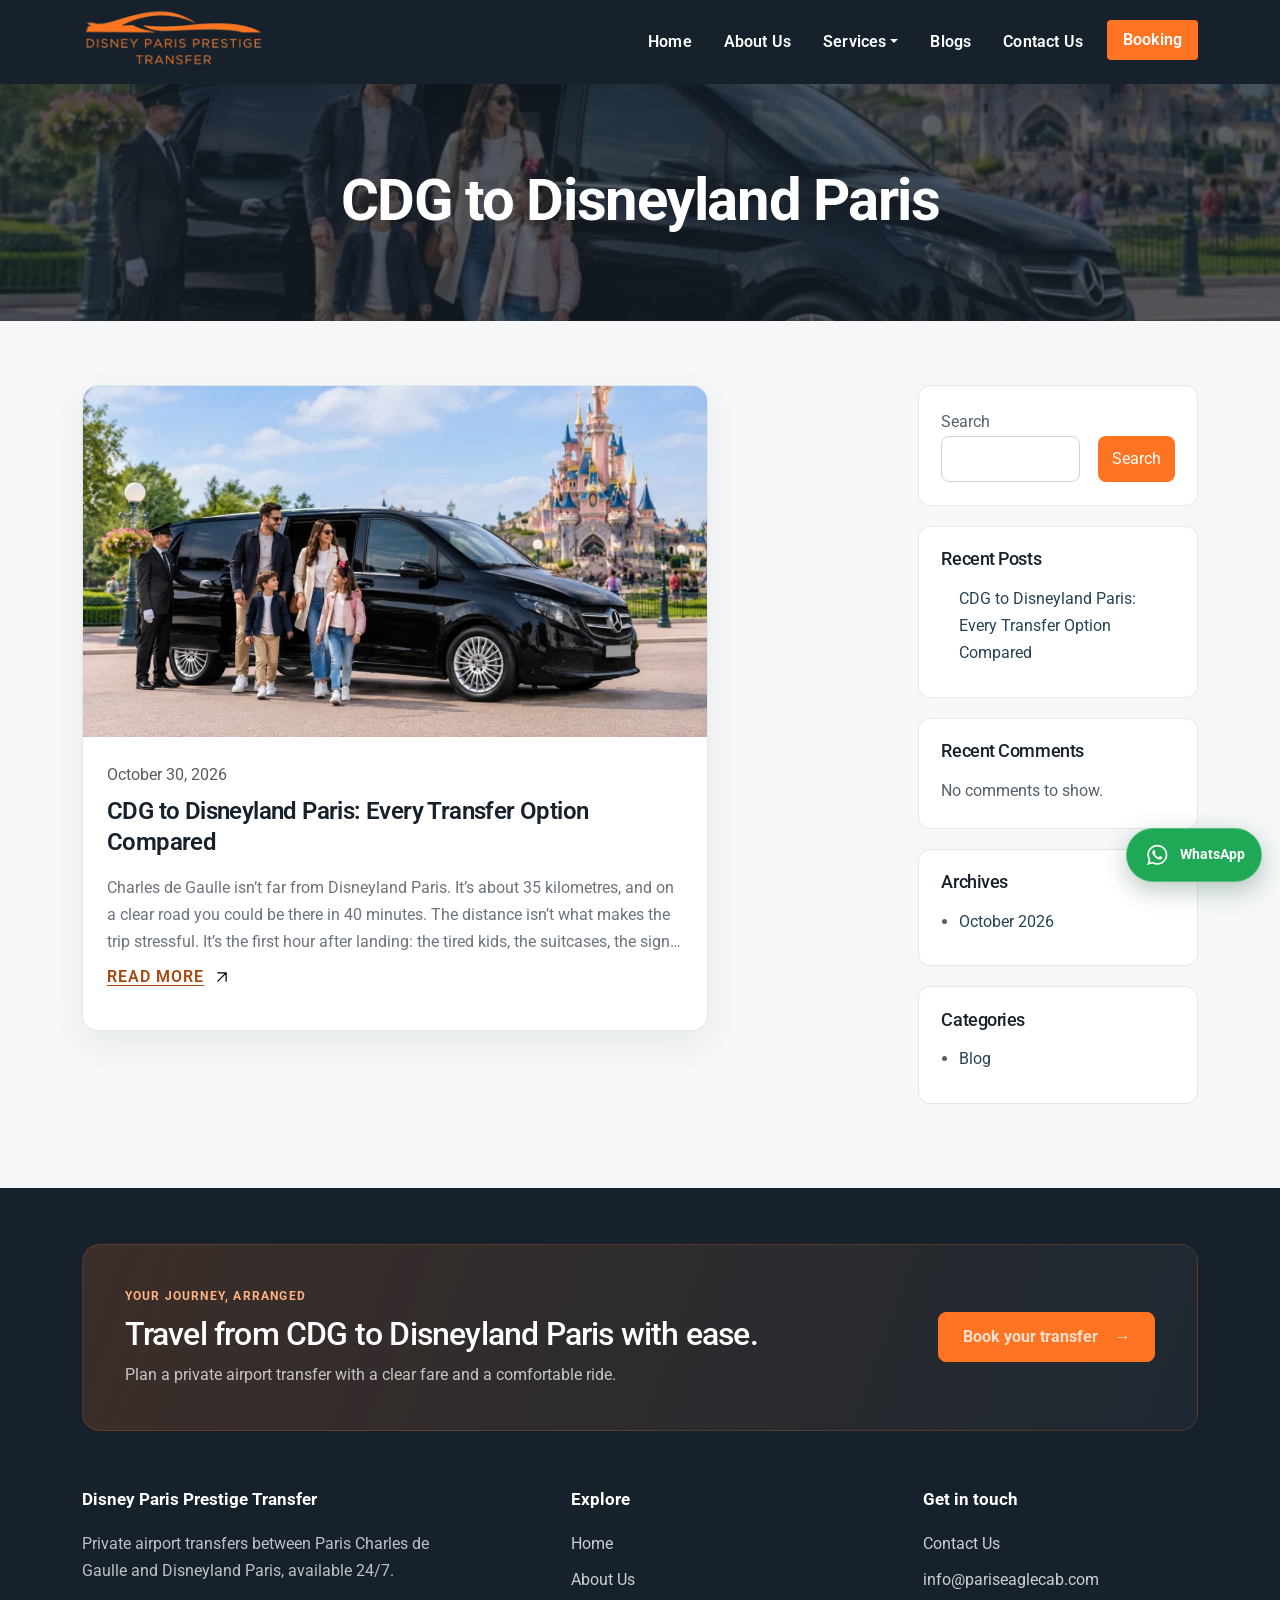
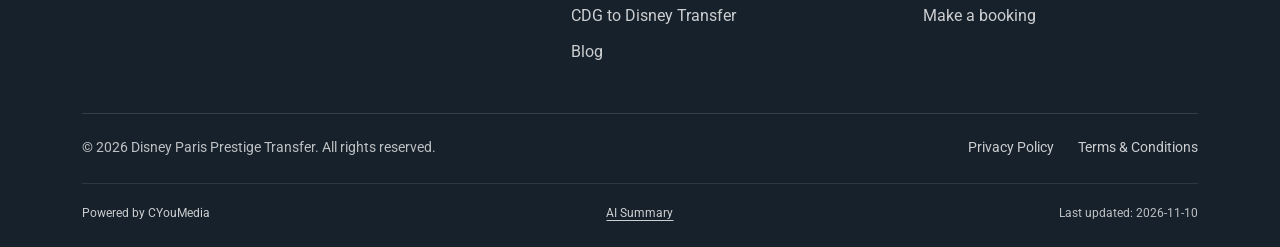
<file: blog/tag/cdg-to-disneyland-paris/index.html>
<!DOCTYPE html>
<html lang="en-US">
<head><link as="image" fetchpriority="high" imagesizes="100vw" imagesrcset="../../../images/dl_7bad09ebac6b.avif 200w" rel="preload" type="image/avif"/>
<meta charset="utf-8"/>
<meta content="IE=edge" http-equiv="X-UA-Compatible"/>
<meta content="width=device-width, minimum-scale=1.0, initial-scale=1, shrink-to-fit=no" name="viewport"/>
<meta content="#ff7423" name="theme-color"/>
<link href="../../../assets/media/542a4e6fe5c3.png" rel="icon" sizes="32x32"/>
<meta content="index, follow, max-image-preview:large, max-snippet:-1, max-video-preview:-1" name="robots"/>
<!-- This site is optimized with the Yoast SEO plugin v28.1 - https://yoast.com/product/yoast-seo-wordpress/ -->
<title>CDG to Disneyland Paris Transfer Guide | Disney Paris Prestige Transfer</title>
<!-- / Yoast SEO plugin. -->
<link href="https://disneyparisprestigetransfer.com/blog/tag/cdg-to-disneyland-paris/feed/" rel="alternate" title="Disneyland Paris airport transfer » CDG to Disneyland Paris Tag Feed" type="application/rss+xml"/>
<style id="wp-img-auto-sizes-contain-inline-css" type="text/css">
img:is([sizes=auto i],[sizes^="auto," i]){contain-intrinsic-size:3000px 1500px}
/*# sourceURL=wp-img-auto-sizes-contain-inline-css */
</style>
<link href="../../../assets/css/3e08a085d8a9.css" id="ht_ctc_main_css-css" media="all" rel="stylesheet" type="text/css"/>
<style id="ht_ctc_main_css-inline-css" type="text/css">
.ht_ctc_entry_animation{animation-duration:0.4s;animation-fill-mode:both;animation-delay:0s;animation-iteration-count:1}@keyframes ht_ctc_anim_corner{0%{opacity:0;transform:scale(0)}100%{opacity:1;transform:scale(1)}}.ht_ctc_an_entry_corner{animation-name:ht_ctc_anim_corner;animation-timing-function:cubic-bezier(0.25,1,0.5,1);transform-origin:bottom var(--side,right)}
/*# sourceURL=ht_ctc_main_css-inline-css */
</style>
<style id="wp-emoji-styles-inline-css" type="text/css">

	img.wp-smiley, img.emoji {
		display: inline !important;
		border: none !important;
		box-shadow: none !important;
		height: 1em !important;
		width: 1em !important;
		margin: 0 0.07em !important;
		vertical-align: -0.1em !important;
		background: none !important;
		padding: 0 !important;
	}
/*# sourceURL=wp-emoji-styles-inline-css */
</style>
<link href="../../../assets/css/a0fd4d3f22b3.css" id="wp-block-library-css" media="all" rel="stylesheet" type="text/css"/>
<style id="classic-theme-styles-inline-css" type="text/css">
/*! This file is auto-generated */
.wp-block-button__link{color:#fff;background-color:#32373c;border-radius:9999px;box-shadow:none;text-decoration:none;padding:calc(.667em + 2px) calc(1.333em + 2px);font-size:1.125em}.wp-block-file__button{background:#32373c;color:#fff;text-decoration:none}
/*# sourceURL=/wp-includes/css/classic-themes.min.css */
</style>
<link href="../../../assets/css/386fbb57d359.css" id="hostinger-reach-subscription-block-css" media="all" rel="stylesheet" type="text/css"/>
<style id="global-styles-inline-css" type="text/css">
:root{--wp--preset--aspect-ratio--square: 1;--wp--preset--aspect-ratio--4-3: 4/3;--wp--preset--aspect-ratio--3-4: 3/4;--wp--preset--aspect-ratio--3-2: 3/2;--wp--preset--aspect-ratio--2-3: 2/3;--wp--preset--aspect-ratio--16-9: 16/9;--wp--preset--aspect-ratio--9-16: 9/16;--wp--preset--color--black: #000000;--wp--preset--color--cyan-bluish-gray: #abb8c3;--wp--preset--color--white: #ffffff;--wp--preset--color--pale-pink: #f78da7;--wp--preset--color--vivid-red: #cf2e2e;--wp--preset--color--luminous-vivid-orange: #ff6900;--wp--preset--color--luminous-vivid-amber: #fcb900;--wp--preset--color--light-green-cyan: #7bdcb5;--wp--preset--color--vivid-green-cyan: #00d084;--wp--preset--color--pale-cyan-blue: #8ed1fc;--wp--preset--color--vivid-cyan-blue: #0693e3;--wp--preset--color--vivid-purple: #9b51e0;--wp--preset--gradient--vivid-cyan-blue-to-vivid-purple: linear-gradient(135deg,rgb(6,147,227) 0%,rgb(155,81,224) 100%);--wp--preset--gradient--light-green-cyan-to-vivid-green-cyan: linear-gradient(135deg,rgb(122,220,180) 0%,rgb(0,208,130) 100%);--wp--preset--gradient--luminous-vivid-amber-to-luminous-vivid-orange: linear-gradient(135deg,rgb(252,185,0) 0%,rgb(255,105,0) 100%);--wp--preset--gradient--luminous-vivid-orange-to-vivid-red: linear-gradient(135deg,rgb(255,105,0) 0%,rgb(207,46,46) 100%);--wp--preset--gradient--very-light-gray-to-cyan-bluish-gray: linear-gradient(135deg,rgb(238,238,238) 0%,rgb(169,184,195) 100%);--wp--preset--gradient--cool-to-warm-spectrum: linear-gradient(135deg,rgb(74,234,220) 0%,rgb(151,120,209) 20%,rgb(207,42,186) 40%,rgb(238,44,130) 60%,rgb(251,105,98) 80%,rgb(254,248,76) 100%);--wp--preset--gradient--blush-light-purple: linear-gradient(135deg,rgb(255,206,236) 0%,rgb(152,150,240) 100%);--wp--preset--gradient--blush-bordeaux: linear-gradient(135deg,rgb(254,205,165) 0%,rgb(254,45,45) 50%,rgb(107,0,62) 100%);--wp--preset--gradient--luminous-dusk: linear-gradient(135deg,rgb(255,203,112) 0%,rgb(199,81,192) 50%,rgb(65,88,208) 100%);--wp--preset--gradient--pale-ocean: linear-gradient(135deg,rgb(255,245,203) 0%,rgb(182,227,212) 50%,rgb(51,167,181) 100%);--wp--preset--gradient--electric-grass: linear-gradient(135deg,rgb(202,248,128) 0%,rgb(113,206,126) 100%);--wp--preset--gradient--midnight: linear-gradient(135deg,rgb(2,3,129) 0%,rgb(40,116,252) 100%);--wp--preset--font-size--small: 13px;--wp--preset--font-size--medium: 20px;--wp--preset--font-size--large: 36px;--wp--preset--font-size--x-large: 42px;--wp--preset--spacing--20: 0.44rem;--wp--preset--spacing--30: 0.67rem;--wp--preset--spacing--40: 1rem;--wp--preset--spacing--50: 1.5rem;--wp--preset--spacing--60: 2.25rem;--wp--preset--spacing--70: 3.38rem;--wp--preset--spacing--80: 5.06rem;--wp--preset--shadow--natural: 6px 6px 9px rgba(0, 0, 0, 0.2);--wp--preset--shadow--deep: 12px 12px 50px rgba(0, 0, 0, 0.4);--wp--preset--shadow--sharp: 6px 6px 0px rgba(0, 0, 0, 0.2);--wp--preset--shadow--outlined: 6px 6px 0px -3px rgb(255, 255, 255), 6px 6px rgb(0, 0, 0);--wp--preset--shadow--crisp: 6px 6px 0px rgb(0, 0, 0);}:where(.is-layout-flex){gap: 0.5em;}:where(.is-layout-grid){gap: 0.5em;}body .is-layout-flex{display: flex;}.is-layout-flex{flex-wrap: wrap;align-items: center;}.is-layout-flex > :is(*, div){margin: 0;}body .is-layout-grid{display: grid;}.is-layout-grid > :is(*, div){margin: 0;}:where(.wp-block-columns.is-layout-flex){gap: 2em;}:where(.wp-block-columns.is-layout-grid){gap: 2em;}:where(.wp-block-post-template.is-layout-flex){gap: 1.25em;}:where(.wp-block-post-template.is-layout-grid){gap: 1.25em;}.has-black-color{color: var(--wp--preset--color--black) !important;}.has-cyan-bluish-gray-color{color: var(--wp--preset--color--cyan-bluish-gray) !important;}.has-white-color{color: var(--wp--preset--color--white) !important;}.has-pale-pink-color{color: var(--wp--preset--color--pale-pink) !important;}.has-vivid-red-color{color: var(--wp--preset--color--vivid-red) !important;}.has-luminous-vivid-orange-color{color: var(--wp--preset--color--luminous-vivid-orange) !important;}.has-luminous-vivid-amber-color{color: var(--wp--preset--color--luminous-vivid-amber) !important;}.has-light-green-cyan-color{color: var(--wp--preset--color--light-green-cyan) !important;}.has-vivid-green-cyan-color{color: var(--wp--preset--color--vivid-green-cyan) !important;}.has-pale-cyan-blue-color{color: var(--wp--preset--color--pale-cyan-blue) !important;}.has-vivid-cyan-blue-color{color: var(--wp--preset--color--vivid-cyan-blue) !important;}.has-vivid-purple-color{color: var(--wp--preset--color--vivid-purple) !important;}.has-black-background-color{background-color: var(--wp--preset--color--black) !important;}.has-cyan-bluish-gray-background-color{background-color: var(--wp--preset--color--cyan-bluish-gray) !important;}.has-white-background-color{background-color: var(--wp--preset--color--white) !important;}.has-pale-pink-background-color{background-color: var(--wp--preset--color--pale-pink) !important;}.has-vivid-red-background-color{background-color: var(--wp--preset--color--vivid-red) !important;}.has-luminous-vivid-orange-background-color{background-color: var(--wp--preset--color--luminous-vivid-orange) !important;}.has-luminous-vivid-amber-background-color{background-color: var(--wp--preset--color--luminous-vivid-amber) !important;}.has-light-green-cyan-background-color{background-color: var(--wp--preset--color--light-green-cyan) !important;}.has-vivid-green-cyan-background-color{background-color: var(--wp--preset--color--vivid-green-cyan) !important;}.has-pale-cyan-blue-background-color{background-color: var(--wp--preset--color--pale-cyan-blue) !important;}.has-vivid-cyan-blue-background-color{background-color: var(--wp--preset--color--vivid-cyan-blue) !important;}.has-vivid-purple-background-color{background-color: var(--wp--preset--color--vivid-purple) !important;}.has-black-border-color{border-color: var(--wp--preset--color--black) !important;}.has-cyan-bluish-gray-border-color{border-color: var(--wp--preset--color--cyan-bluish-gray) !important;}.has-white-border-color{border-color: var(--wp--preset--color--white) !important;}.has-pale-pink-border-color{border-color: var(--wp--preset--color--pale-pink) !important;}.has-vivid-red-border-color{border-color: var(--wp--preset--color--vivid-red) !important;}.has-luminous-vivid-orange-border-color{border-color: var(--wp--preset--color--luminous-vivid-orange) !important;}.has-luminous-vivid-amber-border-color{border-color: var(--wp--preset--color--luminous-vivid-amber) !important;}.has-light-green-cyan-border-color{border-color: var(--wp--preset--color--light-green-cyan) !important;}.has-vivid-green-cyan-border-color{border-color: var(--wp--preset--color--vivid-green-cyan) !important;}.has-pale-cyan-blue-border-color{border-color: var(--wp--preset--color--pale-cyan-blue) !important;}.has-vivid-cyan-blue-border-color{border-color: var(--wp--preset--color--vivid-cyan-blue) !important;}.has-vivid-purple-border-color{border-color: var(--wp--preset--color--vivid-purple) !important;}.has-vivid-cyan-blue-to-vivid-purple-gradient-background{background: var(--wp--preset--gradient--vivid-cyan-blue-to-vivid-purple) !important;}.has-light-green-cyan-to-vivid-green-cyan-gradient-background{background: var(--wp--preset--gradient--light-green-cyan-to-vivid-green-cyan) !important;}.has-luminous-vivid-amber-to-luminous-vivid-orange-gradient-background{background: var(--wp--preset--gradient--luminous-vivid-amber-to-luminous-vivid-orange) !important;}.has-luminous-vivid-orange-to-vivid-red-gradient-background{background: var(--wp--preset--gradient--luminous-vivid-orange-to-vivid-red) !important;}.has-very-light-gray-to-cyan-bluish-gray-gradient-background{background: var(--wp--preset--gradient--very-light-gray-to-cyan-bluish-gray) !important;}.has-cool-to-warm-spectrum-gradient-background{background: var(--wp--preset--gradient--cool-to-warm-spectrum) !important;}.has-blush-light-purple-gradient-background{background: var(--wp--preset--gradient--blush-light-purple) !important;}.has-blush-bordeaux-gradient-background{background: var(--wp--preset--gradient--blush-bordeaux) !important;}.has-luminous-dusk-gradient-background{background: var(--wp--preset--gradient--luminous-dusk) !important;}.has-pale-ocean-gradient-background{background: var(--wp--preset--gradient--pale-ocean) !important;}.has-electric-grass-gradient-background{background: var(--wp--preset--gradient--electric-grass) !important;}.has-midnight-gradient-background{background: var(--wp--preset--gradient--midnight) !important;}.has-small-font-size{font-size: var(--wp--preset--font-size--small) !important;}.has-medium-font-size{font-size: var(--wp--preset--font-size--medium) !important;}.has-large-font-size{font-size: var(--wp--preset--font-size--large) !important;}.has-x-large-font-size{font-size: var(--wp--preset--font-size--x-large) !important;}
:where(.wp-block-post-template.is-layout-flex){gap: 1.25em;}:where(.wp-block-post-template.is-layout-grid){gap: 1.25em;}
:where(.wp-block-term-template.is-layout-flex){gap: 1.25em;}:where(.wp-block-term-template.is-layout-grid){gap: 1.25em;}
:where(.wp-block-columns.is-layout-flex){gap: 2em;}:where(.wp-block-columns.is-layout-grid){gap: 2em;}
:root :where(.wp-block-pullquote){font-size: 1.5em;line-height: 1.6;}
/*# sourceURL=global-styles-inline-css */
</style>
<link href="../../../assets/css/28e4bacf16ab.css" id="contact-form-7-css" media="all" rel="stylesheet" type="text/css"/>
<link href="../../../assets/css/0710e02f9a86.css" id="bootstrap-css-css" media="all" rel="stylesheet" type="text/css"/>
<link href="../../../assets/css/cef2a3185101.css" id="aos-css-css" media="all" rel="stylesheet" type="text/css"/>
<link href="../../../assets/css/c2e49b80783c.css" id="owl-carousel-css-css" media="all" rel="stylesheet" type="text/css"/>
<link href="../../../assets/css/abaeda034649.css" id="owl-theme-default-css" media="all" rel="stylesheet" type="text/css"/>
<link href="../../../assets/css/89563f12f903.css" id="base-css-css" media="all" rel="stylesheet" type="text/css"/>
<link href="../../../assets/css/b5af59549f97.css" id="main-style-css" media="all" rel="stylesheet" type="text/css"/>
<link href="https://disneyparisprestigetransfer.com/wp-json/" rel="https://api.w.org/"/><link href="https://disneyparisprestigetransfer.com/wp-json/wp/v2/tags/73" rel="alternate" title="JSON" type="application/json"/><link href="https://disneyparisprestigetransfer.com/xmlrpc.php?rsd" rel="EditURI" title="RSD" type="application/rsd+xml"/>
<meta content="WordPress 6.9.11" name="generator"/>
<meta content="https://disneyparisprestigetransfer.com/blog/transfer-options-for-cdg-to-disneyland-paris/" name="og:url"/><meta content="Elementor 4.3.6; features: e_font_icon_svg, additional_custom_breakpoints; settings: css_print_method-external, google_font-enabled, font_display-swap" name="generator"/>
<style>
				.e-con.e-parent:nth-of-type(n+4):not(.e-lazyloaded):not(.e-no-lazyload),
				.e-con.e-parent:nth-of-type(n+4):not(.e-lazyloaded):not(.e-no-lazyload) * {
					background-image: none !important;
				}
				@media screen and (max-height: 1024px) {
					.e-con.e-parent:nth-of-type(n+3):not(.e-lazyloaded):not(.e-no-lazyload),
					.e-con.e-parent:nth-of-type(n+3):not(.e-lazyloaded):not(.e-no-lazyload) * {
						background-image: none !important;
					}
				}
				@media screen and (max-height: 640px) {
					.e-con.e-parent:nth-of-type(n+2):not(.e-lazyloaded):not(.e-no-lazyload),
					.e-con.e-parent:nth-of-type(n+2):not(.e-lazyloaded):not(.e-no-lazyload) * {
						background-image: none !important;
					}
				}
			</style>
<link href="../../../assets/media/b298378da982.png" rel="icon" sizes="32x32"/>
<link href="../../../assets/media/06e483ebc902.png" rel="icon" sizes="192x192"/>
<link href="../../../assets/media/810247063a4e.png" rel="apple-touch-icon"/>
<meta content="https://disneyparisprestigetransfer.com/wp-content/uploads/2026/03/cropped-favicon-270x270.png" name="msapplication-TileImage"/>
<style id="kirki-inline-styles"></style><style id="ceyou-static-reveal">[data-animation-role],[data-animation-role] *{opacity:1!important;transform:none!important;visibility:visible!important;}img[data-src],img[data-image]{opacity:1!important;visibility:visible!important;}.main-content{opacity:1!important;}.main-content .shopify-section{display:inherit!important;}</style><meta content="Compare every CDG to Disneyland Paris transfer option. Disney Paris Prestige Transfer offers private, reliable airport transfers available 24/7." name="description"/><link href="https://disneyparisprestigetransfer.com/blog/tag/cdg-to-disneyland-paris" rel="canonical"/><meta content="CDG to Disneyland Paris Transfer Guide | Disney Paris Prestige Transfer" property="og:title"/><meta content="CDG to Disneyland Paris Transfer Guide | Disney Paris Prestige Transfer" name="twitter:title"/><meta content="Compare every CDG to Disneyland Paris transfer option. Disney Paris Prestige Transfer offers private, reliable airport transfers available 24/7." property="og:description"/><meta content="Compare every CDG to Disneyland Paris transfer option. Disney Paris Prestige Transfer offers private, reliable airport transfers available 24/7." name="twitter:description"/><meta content="website" property="og:type"/><meta content="https://disneyparisprestigetransfer.com/blog/tag/cdg-to-disneyland-paris" property="og:url"/><meta content="summary_large_image" name="twitter:card"/><meta content="https://disneyparisprestigetransfer.com/images/og/dl_bf87fea04b2e.jpg" property="og:image"/><meta content="https://disneyparisprestigetransfer.com/images/og/dl_bf87fea04b2e.jpg" name="twitter:image"/><style data-ceyou-interactivity="">
/* ceyou-interactivity-css:v1 — state styles for the interactivity bundle */
.nav-open{overflow:hidden;}
.nav-menu.is-open,.navbar-collapse.is-open,.site-nav.is-open,#mySidenav.is-open{display:block;}
.ceyou-force-nav{display:flex!important;flex-direction:column;gap:.5rem;}
.js-slider{position:relative;overflow:hidden;}
.js-slider .slide,.js-slider .carousel-item,.js-slider .slider-item,.js-slider [data-slide]{display:none;}
.js-slider .slide.is-active,.js-slider .carousel-item.is-active,.js-slider .slider-item.is-active,.js-slider [data-slide].is-active{display:block;animation:ceyou-fade .4s ease;}
.js-slider [data-slide]:not(.is-active){display:none!important;}
.js-slider [data-slide]{float:none;width:100%;max-width:none;}
.js-slider [data-slider-track]{transform:none!important;width:auto!important;}
[data-slider] [data-slider-track]{transform:none!important;width:auto!important;}[data-slider]:not([data-slider-strip]) [data-slide]{float:none!important;width:100%!important;}[data-slider-strip] [data-slider-track]{display:flex!important;flex-wrap:nowrap!important;overflow-x:auto;scroll-snap-type:x mandatory;gap:var(--ceyou-gap,0px);scrollbar-width:none;}[data-slider-strip] [data-slider-track]::-webkit-scrollbar{display:none;}[data-slider-strip] [data-slide]{flex:0 0 calc((100% - (var(--ceyou-per-view,1) - 1) * var(--ceyou-gap,0px)) / var(--ceyou-per-view,1))!important;width:auto!important;max-width:none!important;float:none!important;scroll-snap-align:start;}[data-slider-strip] [data-slider-dots]{display:none!important;}
@keyframes ceyou-fade{from{opacity:.4}to{opacity:1}}
.slider-prev,.slider-next{position:absolute;top:50%;transform:translateY(-50%);z-index:2;border:0;cursor:pointer;width:42px;height:42px;border-radius:50%;background:rgba(17,17,17,.45);color:#fff;font-size:1.6rem;line-height:1;display:flex;align-items:center;justify-content:center;}
.slider-prev{left:12px;}.slider-next{right:12px;}
.slider-prev:hover,.slider-next:hover{background:rgba(17,17,17,.7);}
.slider-dots{position:absolute;left:0;right:0;bottom:12px;display:flex;gap:8px;justify-content:center;z-index:2;}
.slider-dots button{width:10px;height:10px;padding:0;border:0;border-radius:50%;background:rgba(255,255,255,.55);cursor:pointer;}
.slider-dots button.is-active{background:#fff;}
.modal{display:none;position:fixed;inset:0;z-index:1000;align-items:center;justify-content:center;background:rgba(0,0,0,.6);padding:1rem;}
.modal.is-open{display:flex;}
.modal-open{overflow:hidden;}
.ceyou-lightbox{display:none;position:fixed;inset:0;z-index:1100;background:rgba(0,0,0,.85);cursor:zoom-out;}
.ceyou-lightbox.is-open{display:flex;align-items:center;justify-content:center;padding:2vmin;}
.ceyou-lightbox img{max-width:96vw;max-height:96vh;object-fit:contain;}
.ceyou-toasts{position:fixed;left:50%;bottom:24px;transform:translateX(-50%);z-index:1200;display:flex;flex-direction:column;gap:8px;pointer-events:none;}
.ceyou-toast{background:#111;color:#fff;padding:.7rem 1.1rem;border-radius:8px;font-size:.95rem;box-shadow:0 6px 24px rgba(0,0,0,.25);opacity:0;transform:translateY(12px);transition:opacity .3s,transform .3s;}
.ceyou-toast.is-visible{opacity:1;transform:translateY(0);}
.ceyou-field-error{display:block;color:#c0392b;font-size:.82rem;margin-top:.25rem;min-height:1em;}
.ceyou-invalid{border-color:#c0392b!important;outline-color:#c0392b;}
.ceyou-hp{position:absolute!important;left:-9999px!important;top:auto!important;width:1px!important;height:1px!important;overflow:hidden!important;}
.ceyou-cart-drawer{position:fixed;top:0;right:0;height:100%;width:min(360px,90vw);background:#fff;color:#111;box-shadow:-8px 0 28px rgba(0,0,0,.2);transform:translateX(100%);transition:transform .3s ease;z-index:1300;display:flex;flex-direction:column;}
.ceyou-cart-drawer.is-open{transform:translateX(0);}
.ceyou-cart-head{display:flex;align-items:center;justify-content:space-between;padding:1rem;border-bottom:1px solid #eee;}
.ceyou-cart-close{border:0;background:none;font-size:1.5rem;line-height:1;cursor:pointer;}
.ceyou-cart-items{flex:1;overflow:auto;padding:.5rem 1rem;}
.ceyou-cart-row{display:flex;align-items:center;gap:.5rem;padding:.5rem 0;border-bottom:1px solid #f1f1f1;}
.ceyou-cart-name{flex:1;}
.ceyou-cart-remove{border:0;background:none;cursor:pointer;color:#999;font-size:1.1rem;}
.ceyou-cart-empty{color:#888;}
.ceyou-cart-foot{padding:1rem;border-top:1px solid #eee;font-weight:600;}
@media(prefers-reduced-motion:reduce){.js-slider .is-active{animation:none;}.ceyou-toast{transition:none;}.ceyou-cart-drawer{transition:none;}}
.fade-in-up,.fade-in,.scroll-reveal,[data-reveal]{opacity:1;transform:none;}
@media(prefers-reduced-motion:no-preference){html.ceyou-reveal-ready .fade-in-up,html.ceyou-reveal-ready .fade-in,html.ceyou-reveal-ready .scroll-reveal,html.ceyou-reveal-ready [data-reveal]{opacity:0;animation:none;transition:opacity 300ms ease;will-change:opacity;}
html.ceyou-reveal-ready .fade-in-up.is-visible,html.ceyou-reveal-ready .fade-in.is-visible,html.ceyou-reveal-ready .scroll-reveal.is-visible,html.ceyou-reveal-ready [data-reveal].is-visible{opacity:1;}}
</style><meta content="image/jpeg" property="og:image:type"/><meta content="1024" property="og:image:width"/><meta content="575" property="og:image:height"/><meta content="CDG to Disneyland Paris Transfer Options" property="og:image:alt"/><meta content="CDG to Disneyland Paris Transfer Options" name="twitter:image:alt"/><meta content="en_US" property="og:locale"/><script data-ceyou-file-nav>(function(){if(location.protocol!=='file:')return;function fix(a){var h=a.getAttribute('href');if(!h||/^([a-z][a-z0-9+.-]*:|\/|#)/i.test(h))return;var m=/^([^?#]*)(.*)$/.exec(h);if(m[1].slice(-1)!=='/')return;a.setAttribute('href',m[1]+'index.html'+m[2]);}document.addEventListener('DOMContentLoaded',function(){var l=document.querySelectorAll('a[href]');for(var i=0;i<l.length;i++)fix(l[i]);});document.addEventListener('click',function(e){var a=e.target&&e.target.closest?e.target.closest('a[href]'):null;if(a)fix(a);},true);})();</script><link href="../../../assets/css/site-refresh.css" rel="stylesheet" type="text/css"/></head>
<body class="archive tag tag-cdg-to-disneyland-paris tag-73 wp-custom-logo wp-theme-cms-taxi-booking elementor-default elementor-kit-47">
<style>
.navbar .nav-item .nav-link {
  font-size: 1rem;
  text-transform: capitalize; 
  white-space: nowrap;
}
#menu-primary-menu li:last-child a {
    background-color: var(--brand);
    color: var(--white); 
    border-radius: .25rem;
    padding: .5rem 1rem;
    line-height: 1.5; 
}
#menu-primary-menu li:last-child a:hover {
    background-color: var(--white);
    color: var(--brand);  
}
	@media (max-width:991px) {
		.navbar-nav .dropdown-menu {
			text-align:center;
		}
	}
</style>
<header class="site-header position-fixed top-0 start-0 end-0" id="mainNav">
<nav class="navbar navbar-expand-lg py-0">
<div class="container">
<div class="navbar-brand">
<a aria-label="disney paris prestige transfer" class="custom-logo-link" href="../../../" rel="home"><picture><source sizes="100vw" srcset="../../../images/dl_7bad09ebac6b.avif 200w" type="image/avif"/><source sizes="100vw" srcset="../../../images/dl_7bad09ebac6b.webp 200w" type="image/webp"/><img alt="disney paris prestige transfer" class="custom-logo" decoding="async" fetchpriority="high" height="70" loading="eager" referrerpolicy="no-referrer" src="../../../images/dl_7bad09ebac6b.webp" width="200"/></picture></a> </div>
<button aria-controls="navbarSupportedContent" aria-expanded="false" aria-label="Toggle navigation" class="navbar-toggler p-1" data-bs-target="#navbarSupportedContent" data-bs-toggle="collapse" type="button">
<svg height="2em" viewbox="0 0 36 36" width="2em" xmlns="http://www.w3.org/2000/svg"><path class="clr-i-outline clr-i-outline-path-1" d="M32 29H4a1 1 0 0 1 0-2h28a1 1 0 0 1 0 2" fill="#fff"></path><path class="clr-i-outline clr-i-outline-path-2" d="M32 19H4a1 1 0 0 1 0-2h28a1 1 0 0 1 0 2" fill="#fff"></path><path class="clr-i-outline clr-i-outline-path-3" d="M32 9H4a1 1 0 0 1 0-2h28a1 1 0 0 1 0 2" fill="#fff"></path><path d="M0 0h36v36H0z" fill="none"></path></svg>
</button>
<div class="collapse navbar-collapse" id="navbarSupportedContent">
<ul class="navbar-nav ms-auto mb-2 mb-lg-0" id="menu-primary-menu"><li class="home-page menu-item menu-item-type-custom menu-item-object-custom nav-item"><a class="nav-link" href="../../../">Home</a></li>
<li class="about-us menu-item menu-item-type-custom menu-item-object-custom nav-item"><a class="nav-link" href="../../../about-us/">About Us</a></li>
<li class="menu-item menu-item-type-post_type menu-item-object-page menu-item-has-children nav-item dropdown"><a class="nav-link dropdown-toggle" href="../../../services/">Services</a><ul class="dropdown-menu"><li class="menu-item menu-item-type-post_type menu-item-object-page nav-item"><a class="nav-link" href="../../../cdg-to-disney-cab-transfer/">CDG to Disney Cab Transfer</a></li>
</ul>
</li>
<li class="blogs menu-item menu-item-type-post_type menu-item-object-page current_page_parent nav-item"><a class="nav-link" href="../../../blogs/">Blogs</a></li>
<li class="menu-item menu-item-type-post_type menu-item-object-page nav-item"><a class="nav-link" href="../../../contact-us/">Contact Us</a></li>
<li class="menu-item menu-item-type-custom menu-item-object-custom nav-item"><a class="nav-link" href="https://www.pariseaglecab.com/">Booking</a></li>
</ul>
</div>
</div>
</nav>
</header>
<main class="site-main" id="main-content">
<div class="bg-dark subpage__header position-relative archive_template">
<img alt="CDG to Disneyland Paris Transfer Options" class="img-fluid w-100 position-absolute top-0 start-0 w-100 h-100 object-fit-cover z-0 wp-post-image" decoding="async" fetchpriority="high" height="575" referrerpolicy="no-referrer" sizes="(max-width: 1024px) 100vw, 1024px" src="../../../images/dl_bf87fea04b2e.webp" srcset="../../../assets/media/4099dba472b7.webp 1024w, ../../../assets/media/8f6981261fc5.webp 300w, ../../../assets/media/7eb71d3dc83a.webp 768w, ../../../assets/media/5576a1f30e4c.webp 800w, ../../../assets/media/aee492c07796.webp 460w, ../../../assets/media/a34c39371349.webp 1171w" width="1024"/>
<div class="position-absolute top-0 end-0 w-100 h-100 bg-dark opacity-75 z-1"></div>
<div class="container position-relative z-3 text-center text-white">
<h1 class="text-white">
            CDG to Disneyland Paris        </h1>
</div>
</div>
<div class="blog-archive py-5 bg-light">
<div class="container">
<div class="blog-layout">
<div class="blog-posts">
<div class="row row-cols-1 row-cols-md-2 row-cols-lg-3 g-4">
<article class="mb-0 blog__card post-23853 post type-post status-publish format-standard has-post-thumbnail hentry category-blog tag-cdg-to-disneyland-paris tag-private-transfer tag-travel" id="post-23853">
<div class="mb-3 position-relative card round border-light rounded-4 overflow-hidden">
<a aria-label="CDG to Disneyland Paris Transfer Options" class="d-block ratio ratio-16x9" href="../../transfer-options-for-cdg-to-disneyland-paris/">
<img alt="CDG to Disneyland Paris Transfer Options" class="img-fluid object-fit-cover w-100 wp-post-image" decoding="async" height="575" referrerpolicy="no-referrer" sizes="(max-width: 1024px) 100vw, 1024px" src="../../../images/dl_bf87fea04b2e.webp" srcset="../../../assets/media/4099dba472b7.webp 1024w, ../../../assets/media/8f6981261fc5.webp 300w, ../../../assets/media/7eb71d3dc83a.webp 768w, ../../../assets/media/5576a1f30e4c.webp 800w, ../../../assets/media/aee492c07796.webp 460w, ../../../assets/media/a34c39371349.webp 1171w" width="1024"/> </a>
<div class="card-body">
<div class="text-muted mb-2">October 30, 2026</div>
<div class="mb-3">
<h3 aria-level="2" class="fs-4 fw-semibold blog__card__title" data-ceyou-heading-level="3">
<a href="../../transfer-options-for-cdg-to-disneyland-paris/">
                        CDG to Disneyland Paris: Every Transfer Option Compared                    </a>
</h3>
</div>
<div class="entry-content ellipsis-3 blog__card__excerpt text-secondary">
<p>Charles de Gaulle isn’t far from Disneyland Paris. It’s about 35 kilometres, and on a clear road you could be there in 40 minutes. The distance isn’t what makes the trip stressful. It’s the first hour after landing: the tired kids, the suitcases, the signs in a language you may not read, and a long […]</p>
</div>
<a class="btn-link blog__card__read__more mt-2 text-uppercase d-inline-flex align-items-center gap-2 fw-semibold" href="../../transfer-options-for-cdg-to-disneyland-paris/">
                Read More
                <svg height="1.25em" viewbox="0 0 24 24" width="1.25em" xmlns="http://www.w3.org/2000/svg"><path d="M7 7h10m0 0v10m0-10L7 17" fill="none" stroke="#000" stroke-linecap="round" stroke-linejoin="round" stroke-width="1.5"></path></svg>
</a>
</div>
</div>
</article>
</div>
<!-- Pagination -->
<div class="pagination">
</div>
</div>
<!-- Sidebar -->
<aside class="blog-sidebar">
<div class="sidebar">
<div class="widget widget_block widget_search" id="block-2"><form action="https://disneyparisprestigetransfer.com/" class="wp-block-search__button-outside wp-block-search__text-button wp-block-search" method="get" role="search"><label class="wp-block-search__label" for="wp-block-search__input-1">Search</label><div class="wp-block-search__inside-wrapper"><input class="wp-block-search__input" id="wp-block-search__input-1" name="s" placeholder="" required="" type="search" value=""/><button aria-label="Search" class="wp-block-search__button wp-element-button" type="submit">Search</button></div></form></div><div class="widget widget_block" id="block-3"><div class="wp-block-group"><div class="wp-block-group__inner-container is-layout-flow wp-block-group-is-layout-flow"><h2 class="wp-block-heading">Recent Posts</h2><ul class="wp-block-latest-posts__list wp-block-latest-posts"><li><a class="wp-block-latest-posts__post-title" href="../../transfer-options-for-cdg-to-disneyland-paris/">CDG to Disneyland Paris: Every Transfer Option Compared</a></li>
</ul></div></div></div><div class="widget widget_block" id="block-4"><div class="wp-block-group"><div class="wp-block-group__inner-container is-layout-flow wp-block-group-is-layout-flow"><h2 class="wp-block-heading">Recent Comments</h2><div class="no-comments wp-block-latest-comments">No comments to show.</div></div></div></div><div class="widget widget_block" id="block-5"><div class="wp-block-group"><div class="wp-block-group__inner-container is-layout-flow wp-block-group-is-layout-flow"><h2 class="wp-block-heading">Archives</h2><ul class="wp-block-archives-list wp-block-archives"> <li><a href="https://disneyparisprestigetransfer.com/blog/2026/10">October 2026</a></li>
</ul></div></div></div><div class="widget widget_block" id="block-6"><div class="wp-block-group"><div class="wp-block-group__inner-container is-layout-flow wp-block-group-is-layout-flow"><h2 class="wp-block-heading">Categories</h2><ul class="wp-block-categories-list wp-block-categories"> <li class="cat-item cat-item-7"><a href="https://disneyparisprestigetransfer.com/blog/category/blog">Blog</a>
</li>
</ul></div></div></div></div> </aside>
</div>
</div>
</div>
</main><!-- End main-content -->
<footer class="site-footer site-footer--refined">
  <div class="container">
    <div class="footer-cta">
      <div>
        <p class="footer-eyebrow">Your journey, arranged</p>
        <h2>Travel from CDG to Disneyland Paris with ease.</h2>
        <p>Plan a private airport transfer with a clear fare and a comfortable ride.</p>
      </div>
      <a class="btn btn-primary" href="https://www.pariseaglecab.com/">Book your transfer <span aria-hidden="true">→</span></a>
    </div>
    <div class="footer-main">
      <div class="footer-brand">
        <p class="footer-heading">Disney Paris Prestige Transfer</p>
        <p>Private airport transfers between Paris Charles de Gaulle and Disneyland Paris, available 24/7.</p>
      </div>
      <nav aria-label="Footer navigation">
        <p class="footer-heading">Explore</p>
        <ul>
          <li><a href="../../../">Home</a></li>
          <li><a href="../../../about-us/">About Us</a></li>
          <li><a href="../../../cdg-to-disney-cab-transfer/">CDG to Disney Transfer</a></li>
          <li><a href="../../../blogs/">Blog</a></li>
        </ul>
      </nav>
      <div>
        <p class="footer-heading">Get in touch</p>
        <ul>
          <li><a href="../../../contact-us/">Contact Us</a></li>
          <li><a href="mailto:info@pariseaglecab.com">info@pariseaglecab.com</a></li>
          <li><a href="https://www.pariseaglecab.com/">Make a booking</a></li>
        </ul>
      </div>
    </div>
    <div class="footer-legal">
      <p>© 2026 Disney Paris Prestige Transfer. All rights reserved.</p>
      <nav aria-label="Legal information">
        <a href="../../../privacy-policy/">Privacy Policy</a>
        <a href="../../../terms-conditions/">Terms &amp; Conditions</a>
      </nav>
    </div>
    <div class="footer-meta">
      <a class="footer-credit" href="https://cyoumedia.com/" rel="nofollow noopener noreferrer" target="_blank">Powered by CYouMedia</a>
      <details class="ceyou-aeo" id="ai-summary">
        <summary class="ceyou-aeo-link">AI Summary</summary>
        <div class="ceyou-aeo-panel">
          <ul>
            <li>Private transfers connect Paris Charles de Gaulle Airport and Disneyland Paris.</li>
            <li>Book a fixed-price ride with a private chauffeur and a comfortable vehicle.</li>
            <li>Transfers are available around the clock.</li>
          </ul>
        </div>
      </details>
      <p class="last-updated" data-last-updated="2026-11-10">Last updated: <time datetime="2026-11-10">2026-11-10</time></p>
    </div>
  </div>
</footer>
<!-- <button onclick="topFunction()" id="backTop" class="btn backTop justify-content-center align-items-center p-0 bg-primary" title="Go to top" style="display: flex;">
        <svg xmlns="http://www.w3.org/2000/svg" width="96" height="96" viewBox="0 0 24 24"><path fill="#292929" d="M11.5 19V6.921l-5.792 5.792L5 12l7-7l7 7l-.708.713L12.5 6.921V19z"></path></svg>
    </button> -->
<a class="whatsapp-widget" href="https://wa.me/33698842828?text=Hello%2C%20I%27d%20like%20to%20ask%20about%20a%20Disneyland%20Paris%20transfer." target="_blank" rel="noopener noreferrer" aria-label="Chat with us on WhatsApp">
  <img src="../../../assets/images/whatsapp.svg" alt="" width="28" height="28" aria-hidden="true"/>
  <span>WhatsApp</span>
</a>
<script id="wp-emoji-settings" type="application/json">
{"baseUrl":"https://s.w.org/images/core/emoji/17.0.2/72x72/","ext":".png","svgUrl":"https://s.w.org/images/core/emoji/17.0.2/svg/","svgExt":".svg","source":{"concatemoji":"https://disneyparisprestigetransfer.com/wp-includes/js/wp-emoji-release.min.js?ver=6.9.11"}}
</script>
<script type="application/ld+json">{
  "@context": "https://schema.org",
  "@graph": [
    {
      "@type": "LocalBusiness",
      "name": "Disneyland Paris airport transfer",
      "description": "Disney Paris Prestige Transfer provides private, reliable airport transfers from Paris Charles de Gaulle to Disneyland Paris, available 24/7.",
      "url": "https://disneyparisprestigetransfer.com",
      "email": "info@pariseaglecab.com",
      "@id": "https://disneyparisprestigetransfer.com/#organization",
      "areaServed": [
        {
          "@type": "Place",
          "name": "Charles de Gaulle Airport"
        },
        {
          "@type": "Place",
          "name": "Disneyland Paris"
        }
      ],
      "serviceType": "Private airport transfer"
    },
    {
      "@type": "WebSite",
      "@id": "https://disneyparisprestigetransfer.com/#website",
      "url": "https://disneyparisprestigetransfer.com/",
      "name": "Disneyland Paris airport transfer",
      "publisher": {
        "@id": "https://disneyparisprestigetransfer.com/#organization"
      }
    },
    {
      "@type": "WebPage",
      "@id": "https://disneyparisprestigetransfer.com/blog/tag/cdg-to-disneyland-paris#webpage",
      "url": "https://disneyparisprestigetransfer.com/blog/tag/cdg-to-disneyland-paris",
      "isPartOf": {
        "@id": "https://disneyparisprestigetransfer.com/#website"
      },
      "about": {
        "@id": "https://disneyparisprestigetransfer.com/#organization"
      },
      "publisher": {
        "@id": "https://disneyparisprestigetransfer.com/#organization"
      },
      "author": {
        "@id": "https://disneyparisprestigetransfer.com/#organization"
      },
      "name": "CDG to Disneyland Paris Transfer Guide | Disney Paris Prestige Transfer",
      "datePublished": "2026-11-10",
      "dateModified": "2026-11-10",
      "mentions": [
        {
          "@type": "BlogPosting",
          "headline": "CDG to Disneyland Paris: Every Transfer Option Compared",
          "datePublished": "2026-10-30",
          "description": "Charles de Gaulle is about 35 kilometres from Disneyland Paris, roughly a 40 minute drive, but the first hour after landing with tired kids, luggage, and language barriers can be stressful.",
          "url": "https://disneyparisprestigetransfer.com/blog/tag/cdg-to-disneyland-paris"
        }
      ]
    }
  ]
}</script><script data-avp="summary" type="application/ld+json">{
  "@context": "https://schema.org",
  "@type": "ItemList",
  "name": "Key takeaways",
  "itemListElement": [
    {
      "@type": "ListItem",
      "position": 1,
      "name": "Compare every CDG to Disneyland Paris transfer option. Disney Paris Prestige Transfer offers private, reliable airport transfers available 24/7."
    },
    {
      "@type": "ListItem",
      "position": 2,
      "name": "Charles de Gaulle isn’t far from Disneyland Paris. It’s about 35 kilometres, and on a clear road you could be there in 40 minutes. The distance isn’t what makes the trip stressful. It’s the first…"
    }
  ]
}</script><script data-ceyou-interactivity="" defer="" src="../../../script.min.js"></script></body>
</html>
</file>
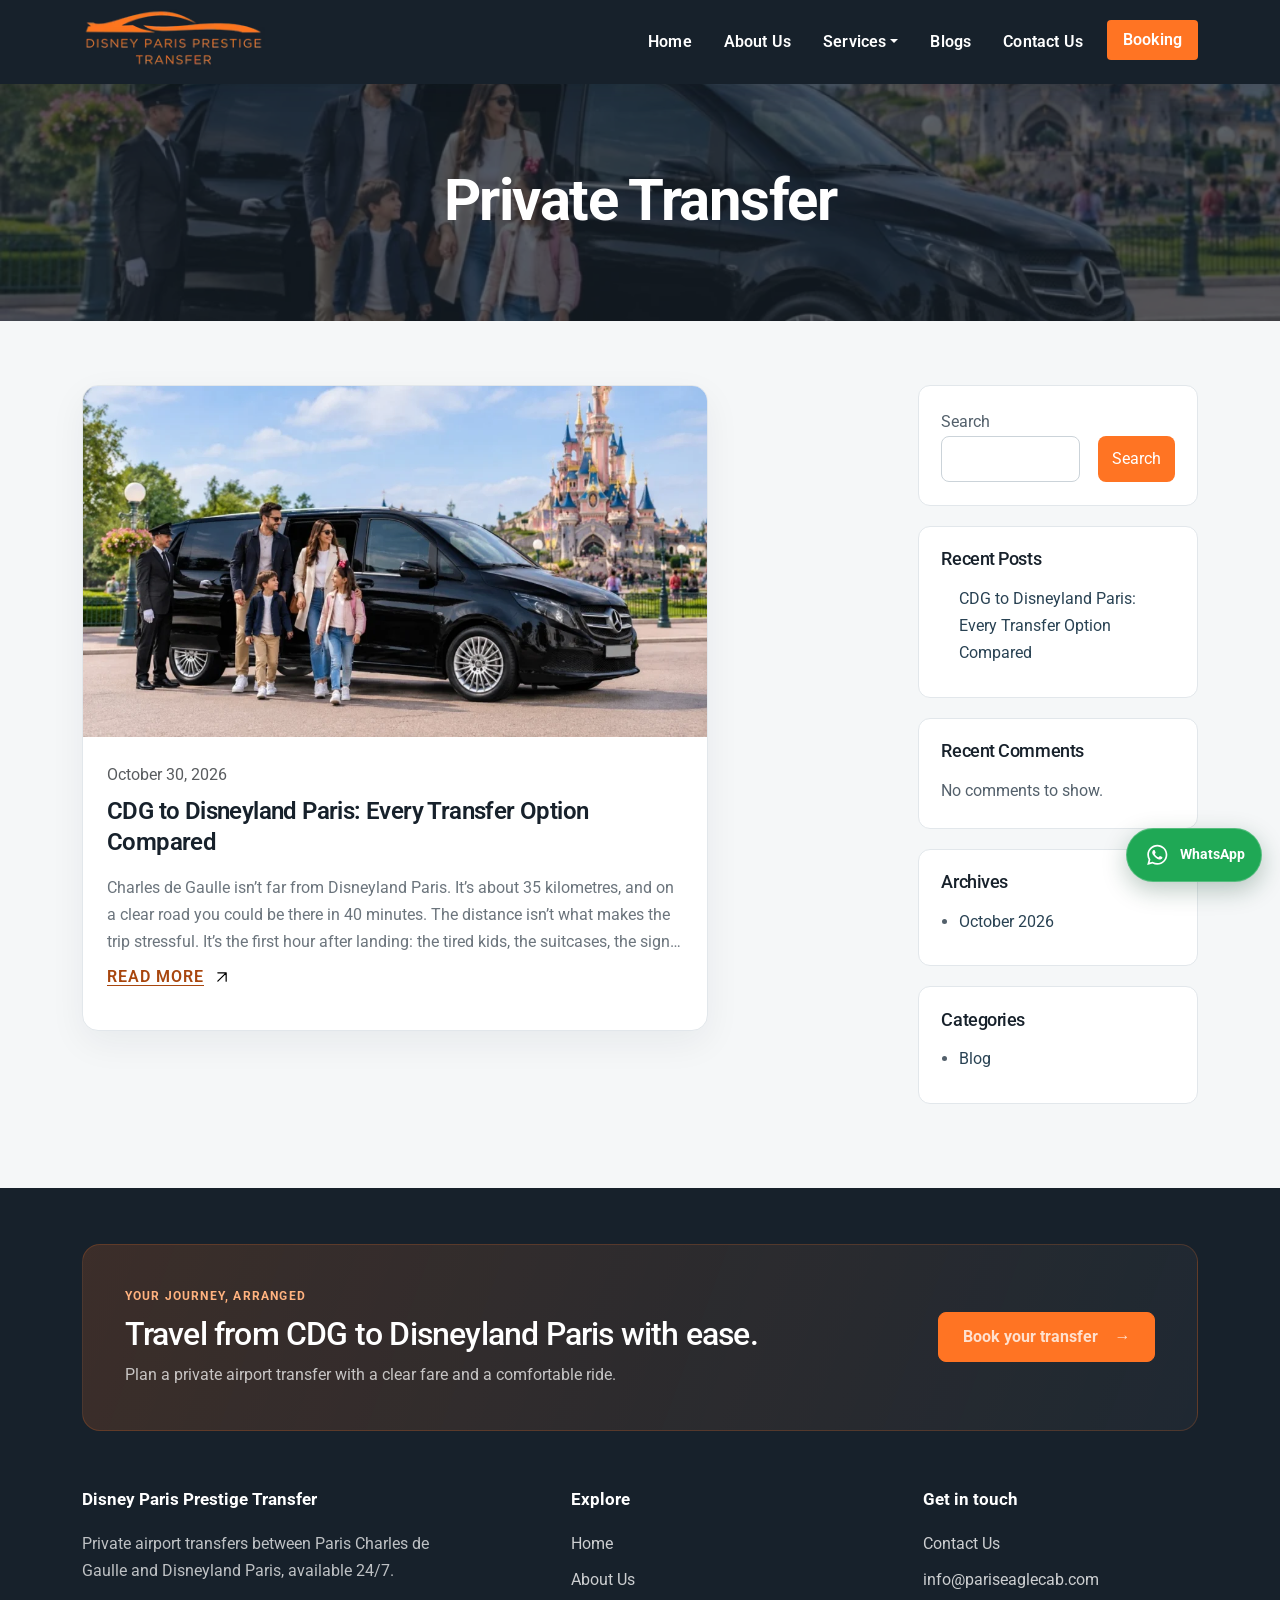
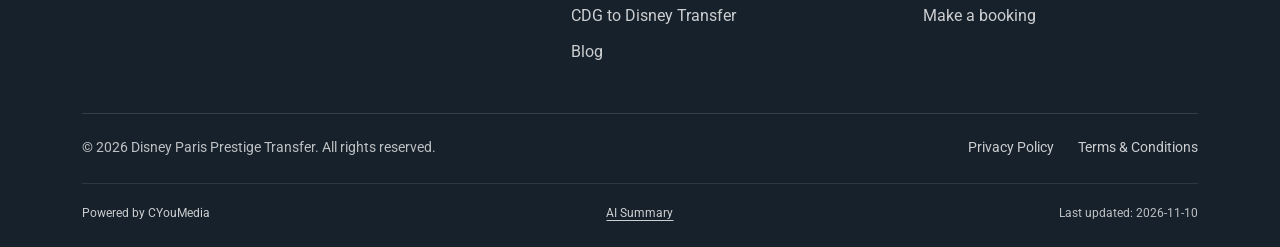
<file: blog/tag/private-transfer/index.html>
<!DOCTYPE html>
<html lang="en-US">
<head><link as="image" fetchpriority="high" imagesizes="100vw" imagesrcset="../../../images/dl_7bad09ebac6b.avif 200w" rel="preload" type="image/avif"/>
<meta charset="utf-8"/>
<meta content="IE=edge" http-equiv="X-UA-Compatible"/>
<meta content="width=device-width, minimum-scale=1.0, initial-scale=1, shrink-to-fit=no" name="viewport"/>
<meta content="#ff7423" name="theme-color"/>
<link href="../../../assets/media/542a4e6fe5c3.png" rel="icon" sizes="32x32"/>
<meta content="index, follow, max-image-preview:large, max-snippet:-1, max-video-preview:-1" name="robots"/>
<!-- This site is optimized with the Yoast SEO plugin v28.1 - https://yoast.com/product/yoast-seo-wordpress/ -->
<title>Private Transfer Archives | Disney Paris Prestige Transfer</title>
<!-- / Yoast SEO plugin. -->
<link href="https://disneyparisprestigetransfer.com/blog/tag/private-transfer/feed/" rel="alternate" title="Disneyland Paris airport transfer » Private Transfer Tag Feed" type="application/rss+xml"/>
<style id="wp-img-auto-sizes-contain-inline-css" type="text/css">
img:is([sizes=auto i],[sizes^="auto," i]){contain-intrinsic-size:3000px 1500px}
/*# sourceURL=wp-img-auto-sizes-contain-inline-css */
</style>
<link href="../../../assets/css/3e08a085d8a9.css" id="ht_ctc_main_css-css" media="all" rel="stylesheet" type="text/css"/>
<style id="ht_ctc_main_css-inline-css" type="text/css">
.ht_ctc_entry_animation{animation-duration:0.4s;animation-fill-mode:both;animation-delay:0s;animation-iteration-count:1}@keyframes ht_ctc_anim_corner{0%{opacity:0;transform:scale(0)}100%{opacity:1;transform:scale(1)}}.ht_ctc_an_entry_corner{animation-name:ht_ctc_anim_corner;animation-timing-function:cubic-bezier(0.25,1,0.5,1);transform-origin:bottom var(--side,right)}
/*# sourceURL=ht_ctc_main_css-inline-css */
</style>
<style id="wp-emoji-styles-inline-css" type="text/css">

	img.wp-smiley, img.emoji {
		display: inline !important;
		border: none !important;
		box-shadow: none !important;
		height: 1em !important;
		width: 1em !important;
		margin: 0 0.07em !important;
		vertical-align: -0.1em !important;
		background: none !important;
		padding: 0 !important;
	}
/*# sourceURL=wp-emoji-styles-inline-css */
</style>
<link href="../../../assets/css/a0fd4d3f22b3.css" id="wp-block-library-css" media="all" rel="stylesheet" type="text/css"/>
<style id="classic-theme-styles-inline-css" type="text/css">
/*! This file is auto-generated */
.wp-block-button__link{color:#fff;background-color:#32373c;border-radius:9999px;box-shadow:none;text-decoration:none;padding:calc(.667em + 2px) calc(1.333em + 2px);font-size:1.125em}.wp-block-file__button{background:#32373c;color:#fff;text-decoration:none}
/*# sourceURL=/wp-includes/css/classic-themes.min.css */
</style>
<link href="../../../assets/css/386fbb57d359.css" id="hostinger-reach-subscription-block-css" media="all" rel="stylesheet" type="text/css"/>
<style id="global-styles-inline-css" type="text/css">
:root{--wp--preset--aspect-ratio--square: 1;--wp--preset--aspect-ratio--4-3: 4/3;--wp--preset--aspect-ratio--3-4: 3/4;--wp--preset--aspect-ratio--3-2: 3/2;--wp--preset--aspect-ratio--2-3: 2/3;--wp--preset--aspect-ratio--16-9: 16/9;--wp--preset--aspect-ratio--9-16: 9/16;--wp--preset--color--black: #000000;--wp--preset--color--cyan-bluish-gray: #abb8c3;--wp--preset--color--white: #ffffff;--wp--preset--color--pale-pink: #f78da7;--wp--preset--color--vivid-red: #cf2e2e;--wp--preset--color--luminous-vivid-orange: #ff6900;--wp--preset--color--luminous-vivid-amber: #fcb900;--wp--preset--color--light-green-cyan: #7bdcb5;--wp--preset--color--vivid-green-cyan: #00d084;--wp--preset--color--pale-cyan-blue: #8ed1fc;--wp--preset--color--vivid-cyan-blue: #0693e3;--wp--preset--color--vivid-purple: #9b51e0;--wp--preset--gradient--vivid-cyan-blue-to-vivid-purple: linear-gradient(135deg,rgb(6,147,227) 0%,rgb(155,81,224) 100%);--wp--preset--gradient--light-green-cyan-to-vivid-green-cyan: linear-gradient(135deg,rgb(122,220,180) 0%,rgb(0,208,130) 100%);--wp--preset--gradient--luminous-vivid-amber-to-luminous-vivid-orange: linear-gradient(135deg,rgb(252,185,0) 0%,rgb(255,105,0) 100%);--wp--preset--gradient--luminous-vivid-orange-to-vivid-red: linear-gradient(135deg,rgb(255,105,0) 0%,rgb(207,46,46) 100%);--wp--preset--gradient--very-light-gray-to-cyan-bluish-gray: linear-gradient(135deg,rgb(238,238,238) 0%,rgb(169,184,195) 100%);--wp--preset--gradient--cool-to-warm-spectrum: linear-gradient(135deg,rgb(74,234,220) 0%,rgb(151,120,209) 20%,rgb(207,42,186) 40%,rgb(238,44,130) 60%,rgb(251,105,98) 80%,rgb(254,248,76) 100%);--wp--preset--gradient--blush-light-purple: linear-gradient(135deg,rgb(255,206,236) 0%,rgb(152,150,240) 100%);--wp--preset--gradient--blush-bordeaux: linear-gradient(135deg,rgb(254,205,165) 0%,rgb(254,45,45) 50%,rgb(107,0,62) 100%);--wp--preset--gradient--luminous-dusk: linear-gradient(135deg,rgb(255,203,112) 0%,rgb(199,81,192) 50%,rgb(65,88,208) 100%);--wp--preset--gradient--pale-ocean: linear-gradient(135deg,rgb(255,245,203) 0%,rgb(182,227,212) 50%,rgb(51,167,181) 100%);--wp--preset--gradient--electric-grass: linear-gradient(135deg,rgb(202,248,128) 0%,rgb(113,206,126) 100%);--wp--preset--gradient--midnight: linear-gradient(135deg,rgb(2,3,129) 0%,rgb(40,116,252) 100%);--wp--preset--font-size--small: 13px;--wp--preset--font-size--medium: 20px;--wp--preset--font-size--large: 36px;--wp--preset--font-size--x-large: 42px;--wp--preset--spacing--20: 0.44rem;--wp--preset--spacing--30: 0.67rem;--wp--preset--spacing--40: 1rem;--wp--preset--spacing--50: 1.5rem;--wp--preset--spacing--60: 2.25rem;--wp--preset--spacing--70: 3.38rem;--wp--preset--spacing--80: 5.06rem;--wp--preset--shadow--natural: 6px 6px 9px rgba(0, 0, 0, 0.2);--wp--preset--shadow--deep: 12px 12px 50px rgba(0, 0, 0, 0.4);--wp--preset--shadow--sharp: 6px 6px 0px rgba(0, 0, 0, 0.2);--wp--preset--shadow--outlined: 6px 6px 0px -3px rgb(255, 255, 255), 6px 6px rgb(0, 0, 0);--wp--preset--shadow--crisp: 6px 6px 0px rgb(0, 0, 0);}:where(.is-layout-flex){gap: 0.5em;}:where(.is-layout-grid){gap: 0.5em;}body .is-layout-flex{display: flex;}.is-layout-flex{flex-wrap: wrap;align-items: center;}.is-layout-flex > :is(*, div){margin: 0;}body .is-layout-grid{display: grid;}.is-layout-grid > :is(*, div){margin: 0;}:where(.wp-block-columns.is-layout-flex){gap: 2em;}:where(.wp-block-columns.is-layout-grid){gap: 2em;}:where(.wp-block-post-template.is-layout-flex){gap: 1.25em;}:where(.wp-block-post-template.is-layout-grid){gap: 1.25em;}.has-black-color{color: var(--wp--preset--color--black) !important;}.has-cyan-bluish-gray-color{color: var(--wp--preset--color--cyan-bluish-gray) !important;}.has-white-color{color: var(--wp--preset--color--white) !important;}.has-pale-pink-color{color: var(--wp--preset--color--pale-pink) !important;}.has-vivid-red-color{color: var(--wp--preset--color--vivid-red) !important;}.has-luminous-vivid-orange-color{color: var(--wp--preset--color--luminous-vivid-orange) !important;}.has-luminous-vivid-amber-color{color: var(--wp--preset--color--luminous-vivid-amber) !important;}.has-light-green-cyan-color{color: var(--wp--preset--color--light-green-cyan) !important;}.has-vivid-green-cyan-color{color: var(--wp--preset--color--vivid-green-cyan) !important;}.has-pale-cyan-blue-color{color: var(--wp--preset--color--pale-cyan-blue) !important;}.has-vivid-cyan-blue-color{color: var(--wp--preset--color--vivid-cyan-blue) !important;}.has-vivid-purple-color{color: var(--wp--preset--color--vivid-purple) !important;}.has-black-background-color{background-color: var(--wp--preset--color--black) !important;}.has-cyan-bluish-gray-background-color{background-color: var(--wp--preset--color--cyan-bluish-gray) !important;}.has-white-background-color{background-color: var(--wp--preset--color--white) !important;}.has-pale-pink-background-color{background-color: var(--wp--preset--color--pale-pink) !important;}.has-vivid-red-background-color{background-color: var(--wp--preset--color--vivid-red) !important;}.has-luminous-vivid-orange-background-color{background-color: var(--wp--preset--color--luminous-vivid-orange) !important;}.has-luminous-vivid-amber-background-color{background-color: var(--wp--preset--color--luminous-vivid-amber) !important;}.has-light-green-cyan-background-color{background-color: var(--wp--preset--color--light-green-cyan) !important;}.has-vivid-green-cyan-background-color{background-color: var(--wp--preset--color--vivid-green-cyan) !important;}.has-pale-cyan-blue-background-color{background-color: var(--wp--preset--color--pale-cyan-blue) !important;}.has-vivid-cyan-blue-background-color{background-color: var(--wp--preset--color--vivid-cyan-blue) !important;}.has-vivid-purple-background-color{background-color: var(--wp--preset--color--vivid-purple) !important;}.has-black-border-color{border-color: var(--wp--preset--color--black) !important;}.has-cyan-bluish-gray-border-color{border-color: var(--wp--preset--color--cyan-bluish-gray) !important;}.has-white-border-color{border-color: var(--wp--preset--color--white) !important;}.has-pale-pink-border-color{border-color: var(--wp--preset--color--pale-pink) !important;}.has-vivid-red-border-color{border-color: var(--wp--preset--color--vivid-red) !important;}.has-luminous-vivid-orange-border-color{border-color: var(--wp--preset--color--luminous-vivid-orange) !important;}.has-luminous-vivid-amber-border-color{border-color: var(--wp--preset--color--luminous-vivid-amber) !important;}.has-light-green-cyan-border-color{border-color: var(--wp--preset--color--light-green-cyan) !important;}.has-vivid-green-cyan-border-color{border-color: var(--wp--preset--color--vivid-green-cyan) !important;}.has-pale-cyan-blue-border-color{border-color: var(--wp--preset--color--pale-cyan-blue) !important;}.has-vivid-cyan-blue-border-color{border-color: var(--wp--preset--color--vivid-cyan-blue) !important;}.has-vivid-purple-border-color{border-color: var(--wp--preset--color--vivid-purple) !important;}.has-vivid-cyan-blue-to-vivid-purple-gradient-background{background: var(--wp--preset--gradient--vivid-cyan-blue-to-vivid-purple) !important;}.has-light-green-cyan-to-vivid-green-cyan-gradient-background{background: var(--wp--preset--gradient--light-green-cyan-to-vivid-green-cyan) !important;}.has-luminous-vivid-amber-to-luminous-vivid-orange-gradient-background{background: var(--wp--preset--gradient--luminous-vivid-amber-to-luminous-vivid-orange) !important;}.has-luminous-vivid-orange-to-vivid-red-gradient-background{background: var(--wp--preset--gradient--luminous-vivid-orange-to-vivid-red) !important;}.has-very-light-gray-to-cyan-bluish-gray-gradient-background{background: var(--wp--preset--gradient--very-light-gray-to-cyan-bluish-gray) !important;}.has-cool-to-warm-spectrum-gradient-background{background: var(--wp--preset--gradient--cool-to-warm-spectrum) !important;}.has-blush-light-purple-gradient-background{background: var(--wp--preset--gradient--blush-light-purple) !important;}.has-blush-bordeaux-gradient-background{background: var(--wp--preset--gradient--blush-bordeaux) !important;}.has-luminous-dusk-gradient-background{background: var(--wp--preset--gradient--luminous-dusk) !important;}.has-pale-ocean-gradient-background{background: var(--wp--preset--gradient--pale-ocean) !important;}.has-electric-grass-gradient-background{background: var(--wp--preset--gradient--electric-grass) !important;}.has-midnight-gradient-background{background: var(--wp--preset--gradient--midnight) !important;}.has-small-font-size{font-size: var(--wp--preset--font-size--small) !important;}.has-medium-font-size{font-size: var(--wp--preset--font-size--medium) !important;}.has-large-font-size{font-size: var(--wp--preset--font-size--large) !important;}.has-x-large-font-size{font-size: var(--wp--preset--font-size--x-large) !important;}
:where(.wp-block-post-template.is-layout-flex){gap: 1.25em;}:where(.wp-block-post-template.is-layout-grid){gap: 1.25em;}
:where(.wp-block-term-template.is-layout-flex){gap: 1.25em;}:where(.wp-block-term-template.is-layout-grid){gap: 1.25em;}
:where(.wp-block-columns.is-layout-flex){gap: 2em;}:where(.wp-block-columns.is-layout-grid){gap: 2em;}
:root :where(.wp-block-pullquote){font-size: 1.5em;line-height: 1.6;}
/*# sourceURL=global-styles-inline-css */
</style>
<link href="../../../assets/css/28e4bacf16ab.css" id="contact-form-7-css" media="all" rel="stylesheet" type="text/css"/>
<link href="../../../assets/css/0710e02f9a86.css" id="bootstrap-css-css" media="all" rel="stylesheet" type="text/css"/>
<link href="../../../assets/css/cef2a3185101.css" id="aos-css-css" media="all" rel="stylesheet" type="text/css"/>
<link href="../../../assets/css/c2e49b80783c.css" id="owl-carousel-css-css" media="all" rel="stylesheet" type="text/css"/>
<link href="../../../assets/css/abaeda034649.css" id="owl-theme-default-css" media="all" rel="stylesheet" type="text/css"/>
<link href="../../../assets/css/89563f12f903.css" id="base-css-css" media="all" rel="stylesheet" type="text/css"/>
<link href="../../../assets/css/b5af59549f97.css" id="main-style-css" media="all" rel="stylesheet" type="text/css"/>
<link href="https://disneyparisprestigetransfer.com/wp-json/" rel="https://api.w.org/"/><link href="https://disneyparisprestigetransfer.com/wp-json/wp/v2/tags/75" rel="alternate" title="JSON" type="application/json"/><link href="https://disneyparisprestigetransfer.com/xmlrpc.php?rsd" rel="EditURI" title="RSD" type="application/rsd+xml"/>
<meta content="WordPress 6.9.11" name="generator"/>
<meta content="https://disneyparisprestigetransfer.com/blog/transfer-options-for-cdg-to-disneyland-paris/" name="og:url"/><meta content="Elementor 4.3.6; features: e_font_icon_svg, additional_custom_breakpoints; settings: css_print_method-external, google_font-enabled, font_display-swap" name="generator"/>
<style>
				.e-con.e-parent:nth-of-type(n+4):not(.e-lazyloaded):not(.e-no-lazyload),
				.e-con.e-parent:nth-of-type(n+4):not(.e-lazyloaded):not(.e-no-lazyload) * {
					background-image: none !important;
				}
				@media screen and (max-height: 1024px) {
					.e-con.e-parent:nth-of-type(n+3):not(.e-lazyloaded):not(.e-no-lazyload),
					.e-con.e-parent:nth-of-type(n+3):not(.e-lazyloaded):not(.e-no-lazyload) * {
						background-image: none !important;
					}
				}
				@media screen and (max-height: 640px) {
					.e-con.e-parent:nth-of-type(n+2):not(.e-lazyloaded):not(.e-no-lazyload),
					.e-con.e-parent:nth-of-type(n+2):not(.e-lazyloaded):not(.e-no-lazyload) * {
						background-image: none !important;
					}
				}
			</style>
<link href="../../../assets/media/b298378da982.png" rel="icon" sizes="32x32"/>
<link href="../../../assets/media/06e483ebc902.png" rel="icon" sizes="192x192"/>
<link href="../../../assets/media/810247063a4e.png" rel="apple-touch-icon"/>
<meta content="https://disneyparisprestigetransfer.com/wp-content/uploads/2026/03/cropped-favicon-270x270.png" name="msapplication-TileImage"/>
<style id="kirki-inline-styles"></style><style id="ceyou-static-reveal">[data-animation-role],[data-animation-role] *{opacity:1!important;transform:none!important;visibility:visible!important;}img[data-src],img[data-image]{opacity:1!important;visibility:visible!important;}.main-content{opacity:1!important;}.main-content .shopify-section{display:inherit!important;}</style><meta content="Browse our private transfer articles covering CDG to Disneyland Paris options, tips, and comparisons for a smooth, stress-free airport journey." name="description"/><link href="https://disneyparisprestigetransfer.com/blog/tag/private-transfer" rel="canonical"/><meta content="Private Transfer Archives | Disney Paris Prestige Transfer" property="og:title"/><meta content="Private Transfer Archives | Disney Paris Prestige Transfer" name="twitter:title"/><meta content="Browse our private transfer articles covering CDG to Disneyland Paris options, tips, and comparisons for a smooth, stress-free airport journey." property="og:description"/><meta content="Browse our private transfer articles covering CDG to Disneyland Paris options, tips, and comparisons for a smooth, stress-free airport journey." name="twitter:description"/><meta content="website" property="og:type"/><meta content="https://disneyparisprestigetransfer.com/blog/tag/private-transfer" property="og:url"/><meta content="summary_large_image" name="twitter:card"/><meta content="https://disneyparisprestigetransfer.com/images/og/dl_bf87fea04b2e.jpg" property="og:image"/><meta content="https://disneyparisprestigetransfer.com/images/og/dl_bf87fea04b2e.jpg" name="twitter:image"/><style data-ceyou-interactivity="">
/* ceyou-interactivity-css:v1 — state styles for the interactivity bundle */
.nav-open{overflow:hidden;}
.nav-menu.is-open,.navbar-collapse.is-open,.site-nav.is-open,#mySidenav.is-open{display:block;}
.ceyou-force-nav{display:flex!important;flex-direction:column;gap:.5rem;}
.js-slider{position:relative;overflow:hidden;}
.js-slider .slide,.js-slider .carousel-item,.js-slider .slider-item,.js-slider [data-slide]{display:none;}
.js-slider .slide.is-active,.js-slider .carousel-item.is-active,.js-slider .slider-item.is-active,.js-slider [data-slide].is-active{display:block;animation:ceyou-fade .4s ease;}
.js-slider [data-slide]:not(.is-active){display:none!important;}
.js-slider [data-slide]{float:none;width:100%;max-width:none;}
.js-slider [data-slider-track]{transform:none!important;width:auto!important;}
[data-slider] [data-slider-track]{transform:none!important;width:auto!important;}[data-slider]:not([data-slider-strip]) [data-slide]{float:none!important;width:100%!important;}[data-slider-strip] [data-slider-track]{display:flex!important;flex-wrap:nowrap!important;overflow-x:auto;scroll-snap-type:x mandatory;gap:var(--ceyou-gap,0px);scrollbar-width:none;}[data-slider-strip] [data-slider-track]::-webkit-scrollbar{display:none;}[data-slider-strip] [data-slide]{flex:0 0 calc((100% - (var(--ceyou-per-view,1) - 1) * var(--ceyou-gap,0px)) / var(--ceyou-per-view,1))!important;width:auto!important;max-width:none!important;float:none!important;scroll-snap-align:start;}[data-slider-strip] [data-slider-dots]{display:none!important;}
@keyframes ceyou-fade{from{opacity:.4}to{opacity:1}}
.slider-prev,.slider-next{position:absolute;top:50%;transform:translateY(-50%);z-index:2;border:0;cursor:pointer;width:42px;height:42px;border-radius:50%;background:rgba(17,17,17,.45);color:#fff;font-size:1.6rem;line-height:1;display:flex;align-items:center;justify-content:center;}
.slider-prev{left:12px;}.slider-next{right:12px;}
.slider-prev:hover,.slider-next:hover{background:rgba(17,17,17,.7);}
.slider-dots{position:absolute;left:0;right:0;bottom:12px;display:flex;gap:8px;justify-content:center;z-index:2;}
.slider-dots button{width:10px;height:10px;padding:0;border:0;border-radius:50%;background:rgba(255,255,255,.55);cursor:pointer;}
.slider-dots button.is-active{background:#fff;}
.modal{display:none;position:fixed;inset:0;z-index:1000;align-items:center;justify-content:center;background:rgba(0,0,0,.6);padding:1rem;}
.modal.is-open{display:flex;}
.modal-open{overflow:hidden;}
.ceyou-lightbox{display:none;position:fixed;inset:0;z-index:1100;background:rgba(0,0,0,.85);cursor:zoom-out;}
.ceyou-lightbox.is-open{display:flex;align-items:center;justify-content:center;padding:2vmin;}
.ceyou-lightbox img{max-width:96vw;max-height:96vh;object-fit:contain;}
.ceyou-toasts{position:fixed;left:50%;bottom:24px;transform:translateX(-50%);z-index:1200;display:flex;flex-direction:column;gap:8px;pointer-events:none;}
.ceyou-toast{background:#111;color:#fff;padding:.7rem 1.1rem;border-radius:8px;font-size:.95rem;box-shadow:0 6px 24px rgba(0,0,0,.25);opacity:0;transform:translateY(12px);transition:opacity .3s,transform .3s;}
.ceyou-toast.is-visible{opacity:1;transform:translateY(0);}
.ceyou-field-error{display:block;color:#c0392b;font-size:.82rem;margin-top:.25rem;min-height:1em;}
.ceyou-invalid{border-color:#c0392b!important;outline-color:#c0392b;}
.ceyou-hp{position:absolute!important;left:-9999px!important;top:auto!important;width:1px!important;height:1px!important;overflow:hidden!important;}
.ceyou-cart-drawer{position:fixed;top:0;right:0;height:100%;width:min(360px,90vw);background:#fff;color:#111;box-shadow:-8px 0 28px rgba(0,0,0,.2);transform:translateX(100%);transition:transform .3s ease;z-index:1300;display:flex;flex-direction:column;}
.ceyou-cart-drawer.is-open{transform:translateX(0);}
.ceyou-cart-head{display:flex;align-items:center;justify-content:space-between;padding:1rem;border-bottom:1px solid #eee;}
.ceyou-cart-close{border:0;background:none;font-size:1.5rem;line-height:1;cursor:pointer;}
.ceyou-cart-items{flex:1;overflow:auto;padding:.5rem 1rem;}
.ceyou-cart-row{display:flex;align-items:center;gap:.5rem;padding:.5rem 0;border-bottom:1px solid #f1f1f1;}
.ceyou-cart-name{flex:1;}
.ceyou-cart-remove{border:0;background:none;cursor:pointer;color:#999;font-size:1.1rem;}
.ceyou-cart-empty{color:#888;}
.ceyou-cart-foot{padding:1rem;border-top:1px solid #eee;font-weight:600;}
@media(prefers-reduced-motion:reduce){.js-slider .is-active{animation:none;}.ceyou-toast{transition:none;}.ceyou-cart-drawer{transition:none;}}
.fade-in-up,.fade-in,.scroll-reveal,[data-reveal]{opacity:1;transform:none;}
@media(prefers-reduced-motion:no-preference){html.ceyou-reveal-ready .fade-in-up,html.ceyou-reveal-ready .fade-in,html.ceyou-reveal-ready .scroll-reveal,html.ceyou-reveal-ready [data-reveal]{opacity:0;animation:none;transition:opacity 300ms ease;will-change:opacity;}
html.ceyou-reveal-ready .fade-in-up.is-visible,html.ceyou-reveal-ready .fade-in.is-visible,html.ceyou-reveal-ready .scroll-reveal.is-visible,html.ceyou-reveal-ready [data-reveal].is-visible{opacity:1;}}
</style><meta content="image/jpeg" property="og:image:type"/><meta content="1024" property="og:image:width"/><meta content="575" property="og:image:height"/><meta content="CDG to Disneyland Paris Transfer Options" property="og:image:alt"/><meta content="CDG to Disneyland Paris Transfer Options" name="twitter:image:alt"/><meta content="en_US" property="og:locale"/><script data-ceyou-file-nav>(function(){if(location.protocol!=='file:')return;function fix(a){var h=a.getAttribute('href');if(!h||/^([a-z][a-z0-9+.-]*:|\/|#)/i.test(h))return;var m=/^([^?#]*)(.*)$/.exec(h);if(m[1].slice(-1)!=='/')return;a.setAttribute('href',m[1]+'index.html'+m[2]);}document.addEventListener('DOMContentLoaded',function(){var l=document.querySelectorAll('a[href]');for(var i=0;i<l.length;i++)fix(l[i]);});document.addEventListener('click',function(e){var a=e.target&&e.target.closest?e.target.closest('a[href]'):null;if(a)fix(a);},true);})();</script><link href="../../../assets/css/site-refresh.css" rel="stylesheet" type="text/css"/></head>
<body class="archive tag tag-private-transfer tag-75 wp-custom-logo wp-theme-cms-taxi-booking elementor-default elementor-kit-47">
<style>
.navbar .nav-item .nav-link {
  font-size: 1rem;
  text-transform: capitalize; 
  white-space: nowrap;
}
#menu-primary-menu li:last-child a {
    background-color: var(--brand);
    color: var(--white); 
    border-radius: .25rem;
    padding: .5rem 1rem;
    line-height: 1.5; 
}
#menu-primary-menu li:last-child a:hover {
    background-color: var(--white);
    color: var(--brand);  
}
	@media (max-width:991px) {
		.navbar-nav .dropdown-menu {
			text-align:center;
		}
	}
</style>
<header class="site-header position-fixed top-0 start-0 end-0" id="mainNav">
<nav class="navbar navbar-expand-lg py-0">
<div class="container">
<div class="navbar-brand">
<a aria-label="disney paris prestige transfer" class="custom-logo-link" href="../../../" rel="home"><picture><source sizes="100vw" srcset="../../../images/dl_7bad09ebac6b.avif 200w" type="image/avif"/><source sizes="100vw" srcset="../../../images/dl_7bad09ebac6b.webp 200w" type="image/webp"/><img alt="disney paris prestige transfer" class="custom-logo" decoding="async" fetchpriority="high" height="70" loading="eager" referrerpolicy="no-referrer" src="../../../images/dl_7bad09ebac6b.webp" width="200"/></picture></a> </div>
<button aria-controls="navbarSupportedContent" aria-expanded="false" aria-label="Toggle navigation" class="navbar-toggler p-1" data-bs-target="#navbarSupportedContent" data-bs-toggle="collapse" type="button">
<svg height="2em" viewbox="0 0 36 36" width="2em" xmlns="http://www.w3.org/2000/svg"><path class="clr-i-outline clr-i-outline-path-1" d="M32 29H4a1 1 0 0 1 0-2h28a1 1 0 0 1 0 2" fill="#fff"></path><path class="clr-i-outline clr-i-outline-path-2" d="M32 19H4a1 1 0 0 1 0-2h28a1 1 0 0 1 0 2" fill="#fff"></path><path class="clr-i-outline clr-i-outline-path-3" d="M32 9H4a1 1 0 0 1 0-2h28a1 1 0 0 1 0 2" fill="#fff"></path><path d="M0 0h36v36H0z" fill="none"></path></svg>
</button>
<div class="collapse navbar-collapse" id="navbarSupportedContent">
<ul class="navbar-nav ms-auto mb-2 mb-lg-0" id="menu-primary-menu"><li class="home-page menu-item menu-item-type-custom menu-item-object-custom nav-item"><a class="nav-link" href="../../../">Home</a></li>
<li class="about-us menu-item menu-item-type-custom menu-item-object-custom nav-item"><a class="nav-link" href="../../../about-us/">About Us</a></li>
<li class="menu-item menu-item-type-post_type menu-item-object-page menu-item-has-children nav-item dropdown"><a class="nav-link dropdown-toggle" href="../../../services/">Services</a><ul class="dropdown-menu"><li class="menu-item menu-item-type-post_type menu-item-object-page nav-item"><a class="nav-link" href="../../../cdg-to-disney-cab-transfer/">CDG to Disney Cab Transfer</a></li>
</ul>
</li>
<li class="blogs menu-item menu-item-type-post_type menu-item-object-page current_page_parent nav-item"><a class="nav-link" href="../../../blogs/">Blogs</a></li>
<li class="menu-item menu-item-type-post_type menu-item-object-page nav-item"><a class="nav-link" href="../../../contact-us/">Contact Us</a></li>
<li class="menu-item menu-item-type-custom menu-item-object-custom nav-item"><a class="nav-link" href="https://www.pariseaglecab.com/">Booking</a></li>
</ul>
</div>
</div>
</nav>
</header>
<main class="site-main" id="main-content">
<div class="bg-dark subpage__header position-relative archive_template">
<img alt="CDG to Disneyland Paris Transfer Options" class="img-fluid w-100 position-absolute top-0 start-0 w-100 h-100 object-fit-cover z-0 wp-post-image" decoding="async" fetchpriority="high" height="575" referrerpolicy="no-referrer" sizes="(max-width: 1024px) 100vw, 1024px" src="../../../images/dl_bf87fea04b2e.webp" srcset="../../../assets/media/4099dba472b7.webp 1024w, ../../../assets/media/8f6981261fc5.webp 300w, ../../../assets/media/7eb71d3dc83a.webp 768w, ../../../assets/media/5576a1f30e4c.webp 800w, ../../../assets/media/aee492c07796.webp 460w, ../../../assets/media/a34c39371349.webp 1171w" width="1024"/>
<div class="position-absolute top-0 end-0 w-100 h-100 bg-dark opacity-75 z-1"></div>
<div class="container position-relative z-3 text-center text-white">
<h1 class="text-white">
            Private Transfer        </h1>
</div>
</div>
<div class="blog-archive py-5 bg-light">
<div class="container">
<div class="blog-layout">
<div class="blog-posts">
<div class="row row-cols-1 row-cols-md-2 row-cols-lg-3 g-4">
<article class="mb-0 blog__card post-23853 post type-post status-publish format-standard has-post-thumbnail hentry category-blog tag-cdg-to-disneyland-paris tag-private-transfer tag-travel" id="post-23853">
<div class="mb-3 position-relative card round border-light rounded-4 overflow-hidden">
<a aria-label="CDG to Disneyland Paris Transfer Options" class="d-block ratio ratio-16x9" href="../../transfer-options-for-cdg-to-disneyland-paris/">
<img alt="CDG to Disneyland Paris Transfer Options" class="img-fluid object-fit-cover w-100 wp-post-image" decoding="async" height="575" referrerpolicy="no-referrer" sizes="(max-width: 1024px) 100vw, 1024px" src="../../../images/dl_bf87fea04b2e.webp" srcset="../../../assets/media/4099dba472b7.webp 1024w, ../../../assets/media/8f6981261fc5.webp 300w, ../../../assets/media/7eb71d3dc83a.webp 768w, ../../../assets/media/5576a1f30e4c.webp 800w, ../../../assets/media/aee492c07796.webp 460w, ../../../assets/media/a34c39371349.webp 1171w" width="1024"/> </a>
<div class="card-body">
<div class="text-muted mb-2">October 30, 2026</div>
<div class="mb-3">
<h3 aria-level="2" class="fs-4 fw-semibold blog__card__title" data-ceyou-heading-level="3">
<a href="../../transfer-options-for-cdg-to-disneyland-paris/">
                        CDG to Disneyland Paris: Every Transfer Option Compared                    </a>
</h3>
</div>
<div class="entry-content ellipsis-3 blog__card__excerpt text-secondary">
<p>Charles de Gaulle isn’t far from Disneyland Paris. It’s about 35 kilometres, and on a clear road you could be there in 40 minutes. The distance isn’t what makes the trip stressful. It’s the first hour after landing: the tired kids, the suitcases, the signs in a language you may not read, and a long […]</p>
</div>
<a class="btn-link blog__card__read__more mt-2 text-uppercase d-inline-flex align-items-center gap-2 fw-semibold" href="../../transfer-options-for-cdg-to-disneyland-paris/">
                Read More
                <svg height="1.25em" viewbox="0 0 24 24" width="1.25em" xmlns="http://www.w3.org/2000/svg"><path d="M7 7h10m0 0v10m0-10L7 17" fill="none" stroke="#000" stroke-linecap="round" stroke-linejoin="round" stroke-width="1.5"></path></svg>
</a>
</div>
</div>
</article>
</div>
<!-- Pagination -->
<div class="pagination">
</div>
</div>
<!-- Sidebar -->
<aside class="blog-sidebar">
<div class="sidebar">
<div class="widget widget_block widget_search" id="block-2"><form action="https://disneyparisprestigetransfer.com/" class="wp-block-search__button-outside wp-block-search__text-button wp-block-search" method="get" role="search"><label class="wp-block-search__label" for="wp-block-search__input-1">Search</label><div class="wp-block-search__inside-wrapper"><input class="wp-block-search__input" id="wp-block-search__input-1" name="s" placeholder="" required="" type="search" value=""/><button aria-label="Search" class="wp-block-search__button wp-element-button" type="submit">Search</button></div></form></div><div class="widget widget_block" id="block-3"><div class="wp-block-group"><div class="wp-block-group__inner-container is-layout-flow wp-block-group-is-layout-flow"><h2 class="wp-block-heading">Recent Posts</h2><ul class="wp-block-latest-posts__list wp-block-latest-posts"><li><a class="wp-block-latest-posts__post-title" href="../../transfer-options-for-cdg-to-disneyland-paris/">CDG to Disneyland Paris: Every Transfer Option Compared</a></li>
</ul></div></div></div><div class="widget widget_block" id="block-4"><div class="wp-block-group"><div class="wp-block-group__inner-container is-layout-flow wp-block-group-is-layout-flow"><h2 class="wp-block-heading">Recent Comments</h2><div class="no-comments wp-block-latest-comments">No comments to show.</div></div></div></div><div class="widget widget_block" id="block-5"><div class="wp-block-group"><div class="wp-block-group__inner-container is-layout-flow wp-block-group-is-layout-flow"><h2 class="wp-block-heading">Archives</h2><ul class="wp-block-archives-list wp-block-archives"> <li><a href="https://disneyparisprestigetransfer.com/blog/2026/10">October 2026</a></li>
</ul></div></div></div><div class="widget widget_block" id="block-6"><div class="wp-block-group"><div class="wp-block-group__inner-container is-layout-flow wp-block-group-is-layout-flow"><h2 class="wp-block-heading">Categories</h2><ul class="wp-block-categories-list wp-block-categories"> <li class="cat-item cat-item-7"><a href="https://disneyparisprestigetransfer.com/blog/category/blog">Blog</a>
</li>
</ul></div></div></div></div> </aside>
</div>
</div>
</div>
</main><!-- End main-content -->
<footer class="site-footer site-footer--refined">
  <div class="container">
    <div class="footer-cta">
      <div>
        <p class="footer-eyebrow">Your journey, arranged</p>
        <h2>Travel from CDG to Disneyland Paris with ease.</h2>
        <p>Plan a private airport transfer with a clear fare and a comfortable ride.</p>
      </div>
      <a class="btn btn-primary" href="https://www.pariseaglecab.com/">Book your transfer <span aria-hidden="true">→</span></a>
    </div>
    <div class="footer-main">
      <div class="footer-brand">
        <p class="footer-heading">Disney Paris Prestige Transfer</p>
        <p>Private airport transfers between Paris Charles de Gaulle and Disneyland Paris, available 24/7.</p>
      </div>
      <nav aria-label="Footer navigation">
        <p class="footer-heading">Explore</p>
        <ul>
          <li><a href="../../../">Home</a></li>
          <li><a href="../../../about-us/">About Us</a></li>
          <li><a href="../../../cdg-to-disney-cab-transfer/">CDG to Disney Transfer</a></li>
          <li><a href="../../../blogs/">Blog</a></li>
        </ul>
      </nav>
      <div>
        <p class="footer-heading">Get in touch</p>
        <ul>
          <li><a href="../../../contact-us/">Contact Us</a></li>
          <li><a href="mailto:info@pariseaglecab.com">info@pariseaglecab.com</a></li>
          <li><a href="https://www.pariseaglecab.com/">Make a booking</a></li>
        </ul>
      </div>
    </div>
    <div class="footer-legal">
      <p>© 2026 Disney Paris Prestige Transfer. All rights reserved.</p>
      <nav aria-label="Legal information">
        <a href="../../../privacy-policy/">Privacy Policy</a>
        <a href="../../../terms-conditions/">Terms &amp; Conditions</a>
      </nav>
    </div>
    <div class="footer-meta">
      <a class="footer-credit" href="https://cyoumedia.com/" rel="nofollow noopener noreferrer" target="_blank">Powered by CYouMedia</a>
      <details class="ceyou-aeo" id="ai-summary">
        <summary class="ceyou-aeo-link">AI Summary</summary>
        <div class="ceyou-aeo-panel">
          <ul>
            <li>Private transfers connect Paris Charles de Gaulle Airport and Disneyland Paris.</li>
            <li>Book a fixed-price ride with a private chauffeur and a comfortable vehicle.</li>
            <li>Transfers are available around the clock.</li>
          </ul>
        </div>
      </details>
      <p class="last-updated" data-last-updated="2026-11-10">Last updated: <time datetime="2026-11-10">2026-11-10</time></p>
    </div>
  </div>
</footer>
<!-- <button onclick="topFunction()" id="backTop" class="btn backTop justify-content-center align-items-center p-0 bg-primary" title="Go to top" style="display: flex;">
        <svg xmlns="http://www.w3.org/2000/svg" width="96" height="96" viewBox="0 0 24 24"><path fill="#292929" d="M11.5 19V6.921l-5.792 5.792L5 12l7-7l7 7l-.708.713L12.5 6.921V19z"></path></svg>
    </button> -->
<a class="whatsapp-widget" href="https://wa.me/33698842828?text=Hello%2C%20I%27d%20like%20to%20ask%20about%20a%20Disneyland%20Paris%20transfer." target="_blank" rel="noopener noreferrer" aria-label="Chat with us on WhatsApp">
  <img src="../../../assets/images/whatsapp.svg" alt="" width="28" height="28" aria-hidden="true"/>
  <span>WhatsApp</span>
</a>
<script id="wp-emoji-settings" type="application/json">
{"baseUrl":"https://s.w.org/images/core/emoji/17.0.2/72x72/","ext":".png","svgUrl":"https://s.w.org/images/core/emoji/17.0.2/svg/","svgExt":".svg","source":{"concatemoji":"https://disneyparisprestigetransfer.com/wp-includes/js/wp-emoji-release.min.js?ver=6.9.11"}}
</script>
<script type="application/ld+json">{
  "@context": "https://schema.org",
  "@graph": [
    {
      "@type": "LocalBusiness",
      "name": "Disneyland Paris airport transfer",
      "description": "Disney Paris Prestige Transfer provides private, reliable airport transfers from Paris Charles de Gaulle to Disneyland Paris, available 24/7.",
      "email": "info@pariseaglecab.com",
      "url": "https://disneyparisprestigetransfer.com",
      "areaServed": [
        {
          "@type": "Place",
          "name": "Charles de Gaulle Airport"
        },
        {
          "@type": "Place",
          "name": "Disneyland Paris"
        }
      ],
      "@id": "https://disneyparisprestigetransfer.com/#organization",
      "serviceType": "Private airport transfer"
    },
    {
      "@type": "WebSite",
      "@id": "https://disneyparisprestigetransfer.com/#website",
      "url": "https://disneyparisprestigetransfer.com/",
      "name": "Disneyland Paris airport transfer",
      "publisher": {
        "@id": "https://disneyparisprestigetransfer.com/#organization"
      }
    },
    {
      "@type": "WebPage",
      "@id": "https://disneyparisprestigetransfer.com/blog/tag/private-transfer#webpage",
      "url": "https://disneyparisprestigetransfer.com/blog/tag/private-transfer",
      "isPartOf": {
        "@id": "https://disneyparisprestigetransfer.com/#website"
      },
      "about": {
        "@id": "https://disneyparisprestigetransfer.com/#organization"
      },
      "publisher": {
        "@id": "https://disneyparisprestigetransfer.com/#organization"
      },
      "author": {
        "@id": "https://disneyparisprestigetransfer.com/#organization"
      },
      "name": "Private Transfer Archives | Disney Paris Prestige Transfer",
      "datePublished": "2026-11-10",
      "dateModified": "2026-11-10"
    }
  ]
}</script><script data-avp="summary" type="application/ld+json">{
  "@context": "https://schema.org",
  "@type": "ItemList",
  "name": "Key takeaways",
  "itemListElement": [
    {
      "@type": "ListItem",
      "position": 1,
      "name": "Browse our private transfer articles covering CDG to Disneyland Paris options, tips, and comparisons for a smooth, stress-free airport journey."
    },
    {
      "@type": "ListItem",
      "position": 2,
      "name": "Charles de Gaulle isn’t far from Disneyland Paris. It’s about 35 kilometres, and on a clear road you could be there in 40 minutes. The distance isn’t what makes the trip stressful. It’s the first…"
    }
  ]
}</script><script data-ceyou-interactivity="" defer="" src="../../../script.min.js"></script></body>
</html>
</file>
<file: assets/css/3e08a085d8a9.css>
.ht-ctc-chat{--side:right}.ht-ctc-opacity-hide{opacity:0}.ht-ctc-opacity-show{opacity:1}.ht-ctc-display-hide{display:none}.ht-ctc-display-show{display:block}.ht-ctc-display-unset{display:unset!important}@keyframes ctcBounce{0%{opacity:0;transform:scale(0)}60%{opacity:1;transform:scale(1.3)}to{opacity:1;transform:scale(1)}}@keyframes ctc_fadeIn{0%{opacity:0}to{opacity:1}}.ht-ctc-bounce{animation:ctcBounce .45s ease-out forwards}.ht-ctc-fade-in{animation:ctc_fadeIn .25s ease}.ht_ctc_chat_greetings_box :not(ul):not(ol):not(.ht_ctc_default):not(.ht_ctc_defaults *){box-sizing:border-box;margin:0;padding:0}.ht_ctc_chat_greetings_box ol,.ht_ctc_chat_greetings_box ul{margin-bottom:0;margin-top:0}.ht_ctc_chat_greetings_box_layout{clear:both}.ht_ctc_greetings{pointer-events:none}.ht_ctc_chat_greetings_box{pointer-events:auto}.ht_ctc_greetings_box{opacity:0;transform:scale(0) translate(20px,20px);transform-origin:bottom var(--side,right);transition:all .4s cubic-bezier(.19,1,.22,1)}.ht_ctc_greetings_box.ht_ctc_greetings_box_open{opacity:1;pointer-events:auto;transform:scale(1) translate(0)}.ht_ctc_modal_backdrop{animation:ctc_fadeIn .2s ease;backdrop-filter:blur(1px);background:#0000004d;height:100vh;left:0;position:fixed;top:0;width:100vw;z-index:9}.ht_ctc_notification{animation:ctcBounce .45s ease-out forwards}@keyframes ht_ctc_cta_stick{0%{opacity:0;transform:translateX(6px) scaleX(.6)}to{opacity:1;transform:translateX(0) scaleX(1)}}.ht-ctc-cta-stick{animation-duration:.12s;animation-fill-mode:both;animation-name:ht_ctc_cta_stick;animation-timing-function:cubic-bezier(.25,.8,.25,1);transform-origin:var(--side,right) center}.ctc_g_content{max-height:calc(80vh - 140px);overflow-y:auto}.ctc_g_bottom,.ctc_g_content,.ctc_g_sentbutton{margin-top:-.9px!important}.greetings_header_image{display:inline-block;position:relative}.greetings_header_image img{object-fit:cover}.g_header_badge_online{border-radius:50%;bottom:0;height:12px;position:absolute;right:0;width:12px;z-index:1}@media only screen and (min-width:900px){.ctc_g_content::-webkit-scrollbar{width:2.8px}.ctc_g_content::-webkit-scrollbar-thumb{background:#a5a5a5}}@media only screen and (max-width:420px){.ctc_side_positions .ctc_m_p_left{left:0!important;right:unset!important}.ctc_side_positions .ctc_m_p_right{left:unset!important;right:0!important}.ctc_side_positions .ctc_m_p_left .ctc_greetings_close_btn{float:left!important}.ctc_side_positions .ctc_m_p_right .ctc_greetings_close_btn{float:right!important}.ctc_side_positions .ctc_m_cta_order_0{order:0!important}.ctc_side_positions .ctc_m_cta_order_1{order:1!important}.ht_ctc_greetings.ctc_m_full_width{bottom:0!important;position:fixed!important;right:0!important}.ht_ctc_greetings.ctc_m_full_width .ht_ctc_chat_greetings_box{margin:7px!important;min-width:80vw!important;position:unset!important;width:calc(100vw - 14px)!important}.ctc_m_full_width .ctc_g_message_box_width{max-width:85%!important}.ht_ctc_animation:has(.ht_ctc_greetings){animation-fill-mode:none!important}}
</file>
<file: assets/css/a0fd4d3f22b3.css>
@charset "UTF-8";.wp-block-accordion{box-sizing:border-box}.wp-block-accordion-item.is-open>.wp-block-accordion-heading .wp-block-accordion-heading__toggle-icon{transform:rotate(45deg)}@media (prefers-reduced-motion:no-preference){.wp-block-accordion-item{transition:grid-template-rows .3s ease-out}.wp-block-accordion-item>.wp-block-accordion-heading .wp-block-accordion-heading__toggle-icon{transition:transform .2s ease-in-out}}.wp-block-accordion-heading__toggle{align-items:center;background:none;border:none;color:inherit;cursor:pointer;display:flex;font-family:inherit;font-size:inherit;font-style:inherit;font-weight:inherit;letter-spacing:inherit;line-height:inherit;overflow:hidden;padding:var(--wp--preset--spacing--20,1em) 0;text-align:inherit;text-decoration:inherit;text-transform:inherit;width:100%;word-spacing:inherit}.wp-block-accordion-heading__toggle:not(:focus-visible){outline:none}.wp-block-accordion-heading__toggle:hover .wp-block-accordion-heading__toggle-title{text-decoration:underline}.wp-block-accordion-heading__toggle-title{flex:1}.wp-block-accordion-heading__toggle-icon{align-items:center;display:flex;height:1.2em;justify-content:center;width:1.2em}.wp-block-accordion-panel[aria-hidden=true],.wp-block-accordion-panel[inert]{display:none;margin-block-start:0}.wp-block-archives{box-sizing:border-box}.wp-block-archives-dropdown label{display:block}.wp-block-avatar{line-height:0}.wp-block-avatar,.wp-block-avatar img{box-sizing:border-box}.wp-block-avatar.aligncenter{text-align:center}.wp-block-audio{box-sizing:border-box}.wp-block-audio :where(figcaption){margin-bottom:1em;margin-top:.5em}.wp-block-audio audio{min-width:300px;width:100%}.wp-block-breadcrumbs{box-sizing:border-box}.wp-block-breadcrumbs ol{flex-wrap:wrap;list-style:none}.wp-block-breadcrumbs li,.wp-block-breadcrumbs ol{align-items:center;display:flex;margin:0;padding:0}.wp-block-breadcrumbs li:not(:last-child):after{content:var(--separator,"/");margin:0 .5em;opacity:.7}.wp-block-breadcrumbs span{color:inherit}.wp-block-button__link{align-content:center;box-sizing:border-box;cursor:pointer;display:inline-block;height:100%;text-align:center;word-break:break-word}.wp-block-button__link.aligncenter{text-align:center}.wp-block-button__link.alignright{text-align:right}:where(.wp-block-button__link){border-radius:9999px;box-shadow:none;padding:calc(.667em + 2px) calc(1.333em + 2px);text-decoration:none}.wp-block-button[style*=text-decoration] .wp-block-button__link{text-decoration:inherit}.wp-block-buttons>.wp-block-button.has-custom-width{max-width:none}.wp-block-buttons>.wp-block-button.has-custom-width .wp-block-button__link{width:100%}.wp-block-buttons>.wp-block-button.has-custom-font-size .wp-block-button__link{font-size:inherit}.wp-block-buttons>.wp-block-button.wp-block-button__width-25{width:calc(25% - var(--wp--style--block-gap, .5em)*.75)}.wp-block-buttons>.wp-block-button.wp-block-button__width-50{width:calc(50% - var(--wp--style--block-gap, .5em)*.5)}.wp-block-buttons>.wp-block-button.wp-block-button__width-75{width:calc(75% - var(--wp--style--block-gap, .5em)*.25)}.wp-block-buttons>.wp-block-button.wp-block-button__width-100{flex-basis:100%;width:100%}.wp-block-buttons.is-vertical>.wp-block-button.wp-block-button__width-25{width:25%}.wp-block-buttons.is-vertical>.wp-block-button.wp-block-button__width-50{width:50%}.wp-block-buttons.is-vertical>.wp-block-button.wp-block-button__width-75{width:75%}.wp-block-button.is-style-squared,.wp-block-button__link.wp-block-button.is-style-squared{border-radius:0}.wp-block-button.no-border-radius,.wp-block-button__link.no-border-radius{border-radius:0!important}:root :where(.wp-block-button .wp-block-button__link.is-style-outline),:root :where(.wp-block-button.is-style-outline>.wp-block-button__link){border:2px solid;padding:.667em 1.333em}:root :where(.wp-block-button .wp-block-button__link.is-style-outline:not(.has-text-color)),:root :where(.wp-block-button.is-style-outline>.wp-block-button__link:not(.has-text-color)){color:currentColor}:root :where(.wp-block-button .wp-block-button__link.is-style-outline:not(.has-background)),:root :where(.wp-block-button.is-style-outline>.wp-block-button__link:not(.has-background)){background-color:initial;background-image:none}.wp-block-buttons{box-sizing:border-box}.wp-block-buttons.is-vertical{flex-direction:column}.wp-block-buttons.is-vertical>.wp-block-button:last-child{margin-bottom:0}.wp-block-buttons>.wp-block-button{display:inline-block;margin:0}.wp-block-buttons.is-content-justification-left{justify-content:flex-start}.wp-block-buttons.is-content-justification-left.is-vertical{align-items:flex-start}.wp-block-buttons.is-content-justification-center{justify-content:center}.wp-block-buttons.is-content-justification-center.is-vertical{align-items:center}.wp-block-buttons.is-content-justification-right{justify-content:flex-end}.wp-block-buttons.is-content-justification-right.is-vertical{align-items:flex-end}.wp-block-buttons.is-content-justification-space-between{justify-content:space-between}.wp-block-buttons.aligncenter{text-align:center}.wp-block-buttons:not(.is-content-justification-space-between,.is-content-justification-right,.is-content-justification-left,.is-content-justification-center) .wp-block-button.aligncenter{margin-left:auto;margin-right:auto;width:100%}.wp-block-buttons[style*=text-decoration] .wp-block-button,.wp-block-buttons[style*=text-decoration] .wp-block-button__link{text-decoration:inherit}.wp-block-buttons.has-custom-font-size .wp-block-button__link{font-size:inherit}.wp-block-buttons .wp-block-button__link{width:100%}.wp-block-button.aligncenter,.wp-block-calendar{text-align:center}.wp-block-calendar td,.wp-block-calendar th{border:1px solid;padding:.25em}.wp-block-calendar th{font-weight:400}.wp-block-calendar caption{background-color:inherit}.wp-block-calendar table{border-collapse:collapse;width:100%}.wp-block-calendar table.has-background th{background-color:inherit}.wp-block-calendar table.has-text-color th{color:inherit}.wp-block-calendar :where(table:not(.has-text-color)){color:#40464d}.wp-block-calendar :where(table:not(.has-text-color)) td,.wp-block-calendar :where(table:not(.has-text-color)) th{border-color:#ddd}:where(.wp-block-calendar table:not(.has-background) th){background:#ddd}.wp-block-categories{box-sizing:border-box}.wp-block-categories.alignleft{margin-right:2em}.wp-block-categories.alignright{margin-left:2em}.wp-block-categories.wp-block-categories-dropdown.aligncenter{text-align:center}.wp-block-categories .wp-block-categories__label{display:block;width:100%}.wp-block-code{box-sizing:border-box}.wp-block-code code{
  /*!rtl:begin:ignore*/direction:ltr;display:block;font-family:inherit;overflow-wrap:break-word;text-align:initial;white-space:pre-wrap
  /*!rtl:end:ignore*/}.wp-block-columns{box-sizing:border-box;display:flex;flex-wrap:wrap!important}@media (min-width:782px){.wp-block-columns{flex-wrap:nowrap!important}}.wp-block-columns{align-items:normal!important}.wp-block-columns.are-vertically-aligned-top{align-items:flex-start}.wp-block-columns.are-vertically-aligned-center{align-items:center}.wp-block-columns.are-vertically-aligned-bottom{align-items:flex-end}@media (max-width:781px){.wp-block-columns:not(.is-not-stacked-on-mobile)>.wp-block-column{flex-basis:100%!important}}@media (min-width:782px){.wp-block-columns:not(.is-not-stacked-on-mobile)>.wp-block-column{flex-basis:0;flex-grow:1}.wp-block-columns:not(.is-not-stacked-on-mobile)>.wp-block-column[style*=flex-basis]{flex-grow:0}}.wp-block-columns.is-not-stacked-on-mobile{flex-wrap:nowrap!important}.wp-block-columns.is-not-stacked-on-mobile>.wp-block-column{flex-basis:0;flex-grow:1}.wp-block-columns.is-not-stacked-on-mobile>.wp-block-column[style*=flex-basis]{flex-grow:0}:where(.wp-block-columns){margin-bottom:1.75em}:where(.wp-block-columns.has-background){padding:1.25em 2.375em}.wp-block-column{flex-grow:1;min-width:0;overflow-wrap:break-word;word-break:break-word}.wp-block-column.is-vertically-aligned-top{align-self:flex-start}.wp-block-column.is-vertically-aligned-center{align-self:center}.wp-block-column.is-vertically-aligned-bottom{align-self:flex-end}.wp-block-column.is-vertically-aligned-stretch{align-self:stretch}.wp-block-column.is-vertically-aligned-bottom,.wp-block-column.is-vertically-aligned-center,.wp-block-column.is-vertically-aligned-top{width:100%}.wp-block-post-comments{box-sizing:border-box}.wp-block-post-comments .alignleft{float:left}.wp-block-post-comments .alignright{float:right}.wp-block-post-comments .navigation:after{clear:both;content:"";display:table}.wp-block-post-comments .commentlist{clear:both;list-style:none;margin:0;padding:0}.wp-block-post-comments .commentlist .comment{min-height:2.25em;padding-left:3.25em}.wp-block-post-comments .commentlist .comment p{font-size:1em;line-height:1.8;margin:1em 0}.wp-block-post-comments .commentlist .children{list-style:none;margin:0;padding:0}.wp-block-post-comments .comment-author{line-height:1.5}.wp-block-post-comments .comment-author .avatar{border-radius:1.5em;display:block;float:left;height:2.5em;margin-right:.75em;margin-top:.5em;width:2.5em}.wp-block-post-comments .comment-author cite{font-style:normal}.wp-block-post-comments .comment-meta{font-size:.875em;line-height:1.5}.wp-block-post-comments .comment-meta b{font-weight:400}.wp-block-post-comments .comment-meta .comment-awaiting-moderation{display:block;margin-bottom:1em;margin-top:1em}.wp-block-post-comments .comment-body .commentmetadata{font-size:.875em}.wp-block-post-comments .comment-form-author label,.wp-block-post-comments .comment-form-comment label,.wp-block-post-comments .comment-form-email label,.wp-block-post-comments .comment-form-url label{display:block;margin-bottom:.25em}.wp-block-post-comments .comment-form input:not([type=submit]):not([type=checkbox]),.wp-block-post-comments .comment-form textarea{box-sizing:border-box;display:block;width:100%}.wp-block-post-comments .comment-form-cookies-consent{display:flex;gap:.25em}.wp-block-post-comments .comment-form-cookies-consent #wp-comment-cookies-consent{margin-top:.35em}.wp-block-post-comments .comment-reply-title{margin-bottom:0}.wp-block-post-comments .comment-reply-title :where(small){font-size:var(--wp--preset--font-size--medium,smaller);margin-left:.5em}.wp-block-post-comments .reply{font-size:.875em;margin-bottom:1.4em}.wp-block-post-comments input:not([type=submit]),.wp-block-post-comments textarea{border:1px solid #949494;font-family:inherit;font-size:1em}.wp-block-post-comments input:not([type=submit]):not([type=checkbox]),.wp-block-post-comments textarea{padding:calc(.667em + 2px)}:where(.wp-block-post-comments input[type=submit]){border:none}.wp-block-comments{box-sizing:border-box}.wp-block-comments-pagination>.wp-block-comments-pagination-next,.wp-block-comments-pagination>.wp-block-comments-pagination-numbers,.wp-block-comments-pagination>.wp-block-comments-pagination-previous{font-size:inherit}.wp-block-comments-pagination .wp-block-comments-pagination-previous-arrow{display:inline-block;margin-right:1ch}.wp-block-comments-pagination .wp-block-comments-pagination-previous-arrow:not(.is-arrow-chevron){transform:scaleX(1)}.wp-block-comments-pagination .wp-block-comments-pagination-next-arrow{display:inline-block;margin-left:1ch}.wp-block-comments-pagination .wp-block-comments-pagination-next-arrow:not(.is-arrow-chevron){transform:scaleX(1)}.wp-block-comments-pagination.aligncenter{justify-content:center}.wp-block-comment-template{box-sizing:border-box;list-style:none;margin-bottom:0;max-width:100%;padding:0}.wp-block-comment-template li{clear:both}.wp-block-comment-template ol{list-style:none;margin-bottom:0;max-width:100%;padding-left:2rem}.wp-block-comment-template.alignleft{float:left}.wp-block-comment-template.aligncenter{margin-left:auto;margin-right:auto;width:fit-content}.wp-block-comment-template.alignright{float:right}.wp-block-comment-date{box-sizing:border-box}.comment-awaiting-moderation{display:block;font-size:.875em;line-height:1.5}.wp-block-comment-author-name,.wp-block-comment-content,.wp-block-comment-edit-link,.wp-block-comment-reply-link{box-sizing:border-box}.wp-block-cover,.wp-block-cover-image{align-items:center;background-position:50%;box-sizing:border-box;display:flex;justify-content:center;min-height:430px;overflow:hidden;overflow:clip;padding:1em;position:relative}.wp-block-cover .has-background-dim:not([class*=-background-color]),.wp-block-cover-image .has-background-dim:not([class*=-background-color]),.wp-block-cover-image.has-background-dim:not([class*=-background-color]),.wp-block-cover.has-background-dim:not([class*=-background-color]){background-color:#000}.wp-block-cover .has-background-dim.has-background-gradient,.wp-block-cover-image .has-background-dim.has-background-gradient{background-color:initial}.wp-block-cover-image.has-background-dim:before,.wp-block-cover.has-background-dim:before{background-color:inherit;content:""}.wp-block-cover .wp-block-cover__background,.wp-block-cover .wp-block-cover__gradient-background,.wp-block-cover-image .wp-block-cover__background,.wp-block-cover-image .wp-block-cover__gradient-background,.wp-block-cover-image.has-background-dim:not(.has-background-gradient):before,.wp-block-cover.has-background-dim:not(.has-background-gradient):before{bottom:0;left:0;opacity:.5;position:absolute;right:0;top:0}.wp-block-cover-image.has-background-dim.has-background-dim-10 .wp-block-cover__background,.wp-block-cover-image.has-background-dim.has-background-dim-10 .wp-block-cover__gradient-background,.wp-block-cover-image.has-background-dim.has-background-dim-10:not(.has-background-gradient):before,.wp-block-cover.has-background-dim.has-background-dim-10 .wp-block-cover__background,.wp-block-cover.has-background-dim.has-background-dim-10 .wp-block-cover__gradient-background,.wp-block-cover.has-background-dim.has-background-dim-10:not(.has-background-gradient):before{opacity:.1}.wp-block-cover-image.has-background-dim.has-background-dim-20 .wp-block-cover__background,.wp-block-cover-image.has-background-dim.has-background-dim-20 .wp-block-cover__gradient-background,.wp-block-cover-image.has-background-dim.has-background-dim-20:not(.has-background-gradient):before,.wp-block-cover.has-background-dim.has-background-dim-20 .wp-block-cover__background,.wp-block-cover.has-background-dim.has-background-dim-20 .wp-block-cover__gradient-background,.wp-block-cover.has-background-dim.has-background-dim-20:not(.has-background-gradient):before{opacity:.2}.wp-block-cover-image.has-background-dim.has-background-dim-30 .wp-block-cover__background,.wp-block-cover-image.has-background-dim.has-background-dim-30 .wp-block-cover__gradient-background,.wp-block-cover-image.has-background-dim.has-background-dim-30:not(.has-background-gradient):before,.wp-block-cover.has-background-dim.has-background-dim-30 .wp-block-cover__background,.wp-block-cover.has-background-dim.has-background-dim-30 .wp-block-cover__gradient-background,.wp-block-cover.has-background-dim.has-background-dim-30:not(.has-background-gradient):before{opacity:.3}.wp-block-cover-image.has-background-dim.has-background-dim-40 .wp-block-cover__background,.wp-block-cover-image.has-background-dim.has-background-dim-40 .wp-block-cover__gradient-background,.wp-block-cover-image.has-background-dim.has-background-dim-40:not(.has-background-gradient):before,.wp-block-cover.has-background-dim.has-background-dim-40 .wp-block-cover__background,.wp-block-cover.has-background-dim.has-background-dim-40 .wp-block-cover__gradient-background,.wp-block-cover.has-background-dim.has-background-dim-40:not(.has-background-gradient):before{opacity:.4}.wp-block-cover-image.has-background-dim.has-background-dim-50 .wp-block-cover__background,.wp-block-cover-image.has-background-dim.has-background-dim-50 .wp-block-cover__gradient-background,.wp-block-cover-image.has-background-dim.has-background-dim-50:not(.has-background-gradient):before,.wp-block-cover.has-background-dim.has-background-dim-50 .wp-block-cover__background,.wp-block-cover.has-background-dim.has-background-dim-50 .wp-block-cover__gradient-background,.wp-block-cover.has-background-dim.has-background-dim-50:not(.has-background-gradient):before{opacity:.5}.wp-block-cover-image.has-background-dim.has-background-dim-60 .wp-block-cover__background,.wp-block-cover-image.has-background-dim.has-background-dim-60 .wp-block-cover__gradient-background,.wp-block-cover-image.has-background-dim.has-background-dim-60:not(.has-background-gradient):before,.wp-block-cover.has-background-dim.has-background-dim-60 .wp-block-cover__background,.wp-block-cover.has-background-dim.has-background-dim-60 .wp-block-cover__gradient-background,.wp-block-cover.has-background-dim.has-background-dim-60:not(.has-background-gradient):before{opacity:.6}.wp-block-cover-image.has-background-dim.has-background-dim-70 .wp-block-cover__background,.wp-block-cover-image.has-background-dim.has-background-dim-70 .wp-block-cover__gradient-background,.wp-block-cover-image.has-background-dim.has-background-dim-70:not(.has-background-gradient):before,.wp-block-cover.has-background-dim.has-background-dim-70 .wp-block-cover__background,.wp-block-cover.has-background-dim.has-background-dim-70 .wp-block-cover__gradient-background,.wp-block-cover.has-background-dim.has-background-dim-70:not(.has-background-gradient):before{opacity:.7}.wp-block-cover-image.has-background-dim.has-background-dim-80 .wp-block-cover__background,.wp-block-cover-image.has-background-dim.has-background-dim-80 .wp-block-cover__gradient-background,.wp-block-cover-image.has-background-dim.has-background-dim-80:not(.has-background-gradient):before,.wp-block-cover.has-background-dim.has-background-dim-80 .wp-block-cover__background,.wp-block-cover.has-background-dim.has-background-dim-80 .wp-block-cover__gradient-background,.wp-block-cover.has-background-dim.has-background-dim-80:not(.has-background-gradient):before{opacity:.8}.wp-block-cover-image.has-background-dim.has-background-dim-90 .wp-block-cover__background,.wp-block-cover-image.has-background-dim.has-background-dim-90 .wp-block-cover__gradient-background,.wp-block-cover-image.has-background-dim.has-background-dim-90:not(.has-background-gradient):before,.wp-block-cover.has-background-dim.has-background-dim-90 .wp-block-cover__background,.wp-block-cover.has-background-dim.has-background-dim-90 .wp-block-cover__gradient-background,.wp-block-cover.has-background-dim.has-background-dim-90:not(.has-background-gradient):before{opacity:.9}.wp-block-cover-image.has-background-dim.has-background-dim-100 .wp-block-cover__background,.wp-block-cover-image.has-background-dim.has-background-dim-100 .wp-block-cover__gradient-background,.wp-block-cover-image.has-background-dim.has-background-dim-100:not(.has-background-gradient):before,.wp-block-cover.has-background-dim.has-background-dim-100 .wp-block-cover__background,.wp-block-cover.has-background-dim.has-background-dim-100 .wp-block-cover__gradient-background,.wp-block-cover.has-background-dim.has-background-dim-100:not(.has-background-gradient):before{opacity:1}.wp-block-cover .wp-block-cover__background.has-background-dim.has-background-dim-0,.wp-block-cover .wp-block-cover__gradient-background.has-background-dim.has-background-dim-0,.wp-block-cover-image .wp-block-cover__background.has-background-dim.has-background-dim-0,.wp-block-cover-image .wp-block-cover__gradient-background.has-background-dim.has-background-dim-0{opacity:0}.wp-block-cover .wp-block-cover__background.has-background-dim.has-background-dim-10,.wp-block-cover .wp-block-cover__gradient-background.has-background-dim.has-background-dim-10,.wp-block-cover-image .wp-block-cover__background.has-background-dim.has-background-dim-10,.wp-block-cover-image .wp-block-cover__gradient-background.has-background-dim.has-background-dim-10{opacity:.1}.wp-block-cover .wp-block-cover__background.has-background-dim.has-background-dim-20,.wp-block-cover .wp-block-cover__gradient-background.has-background-dim.has-background-dim-20,.wp-block-cover-image .wp-block-cover__background.has-background-dim.has-background-dim-20,.wp-block-cover-image .wp-block-cover__gradient-background.has-background-dim.has-background-dim-20{opacity:.2}.wp-block-cover .wp-block-cover__background.has-background-dim.has-background-dim-30,.wp-block-cover .wp-block-cover__gradient-background.has-background-dim.has-background-dim-30,.wp-block-cover-image .wp-block-cover__background.has-background-dim.has-background-dim-30,.wp-block-cover-image .wp-block-cover__gradient-background.has-background-dim.has-background-dim-30{opacity:.3}.wp-block-cover .wp-block-cover__background.has-background-dim.has-background-dim-40,.wp-block-cover .wp-block-cover__gradient-background.has-background-dim.has-background-dim-40,.wp-block-cover-image .wp-block-cover__background.has-background-dim.has-background-dim-40,.wp-block-cover-image .wp-block-cover__gradient-background.has-background-dim.has-background-dim-40{opacity:.4}.wp-block-cover .wp-block-cover__background.has-background-dim.has-background-dim-50,.wp-block-cover .wp-block-cover__gradient-background.has-background-dim.has-background-dim-50,.wp-block-cover-image .wp-block-cover__background.has-background-dim.has-background-dim-50,.wp-block-cover-image .wp-block-cover__gradient-background.has-background-dim.has-background-dim-50{opacity:.5}.wp-block-cover .wp-block-cover__background.has-background-dim.has-background-dim-60,.wp-block-cover .wp-block-cover__gradient-background.has-background-dim.has-background-dim-60,.wp-block-cover-image .wp-block-cover__background.has-background-dim.has-background-dim-60,.wp-block-cover-image .wp-block-cover__gradient-background.has-background-dim.has-background-dim-60{opacity:.6}.wp-block-cover .wp-block-cover__background.has-background-dim.has-background-dim-70,.wp-block-cover .wp-block-cover__gradient-background.has-background-dim.has-background-dim-70,.wp-block-cover-image .wp-block-cover__background.has-background-dim.has-background-dim-70,.wp-block-cover-image .wp-block-cover__gradient-background.has-background-dim.has-background-dim-70{opacity:.7}.wp-block-cover .wp-block-cover__background.has-background-dim.has-background-dim-80,.wp-block-cover .wp-block-cover__gradient-background.has-background-dim.has-background-dim-80,.wp-block-cover-image .wp-block-cover__background.has-background-dim.has-background-dim-80,.wp-block-cover-image .wp-block-cover__gradient-background.has-background-dim.has-background-dim-80{opacity:.8}.wp-block-cover .wp-block-cover__background.has-background-dim.has-background-dim-90,.wp-block-cover .wp-block-cover__gradient-background.has-background-dim.has-background-dim-90,.wp-block-cover-image .wp-block-cover__background.has-background-dim.has-background-dim-90,.wp-block-cover-image .wp-block-cover__gradient-background.has-background-dim.has-background-dim-90{opacity:.9}.wp-block-cover .wp-block-cover__background.has-background-dim.has-background-dim-100,.wp-block-cover .wp-block-cover__gradient-background.has-background-dim.has-background-dim-100,.wp-block-cover-image .wp-block-cover__background.has-background-dim.has-background-dim-100,.wp-block-cover-image .wp-block-cover__gradient-background.has-background-dim.has-background-dim-100{opacity:1}.wp-block-cover-image.alignleft,.wp-block-cover-image.alignright,.wp-block-cover.alignleft,.wp-block-cover.alignright{max-width:420px;width:100%}.wp-block-cover-image.aligncenter,.wp-block-cover-image.alignleft,.wp-block-cover-image.alignright,.wp-block-cover.aligncenter,.wp-block-cover.alignleft,.wp-block-cover.alignright{display:flex}.wp-block-cover .wp-block-cover__inner-container,.wp-block-cover-image .wp-block-cover__inner-container{color:inherit;position:relative;width:100%}.wp-block-cover-image.is-position-top-left,.wp-block-cover.is-position-top-left{align-items:flex-start;justify-content:flex-start}.wp-block-cover-image.is-position-top-center,.wp-block-cover.is-position-top-center{align-items:flex-start;justify-content:center}.wp-block-cover-image.is-position-top-right,.wp-block-cover.is-position-top-right{align-items:flex-start;justify-content:flex-end}.wp-block-cover-image.is-position-center-left,.wp-block-cover.is-position-center-left{align-items:center;justify-content:flex-start}.wp-block-cover-image.is-position-center-center,.wp-block-cover.is-position-center-center{align-items:center;justify-content:center}.wp-block-cover-image.is-position-center-right,.wp-block-cover.is-position-center-right{align-items:center;justify-content:flex-end}.wp-block-cover-image.is-position-bottom-left,.wp-block-cover.is-position-bottom-left{align-items:flex-end;justify-content:flex-start}.wp-block-cover-image.is-position-bottom-center,.wp-block-cover.is-position-bottom-center{align-items:flex-end;justify-content:center}.wp-block-cover-image.is-position-bottom-right,.wp-block-cover.is-position-bottom-right{align-items:flex-end;justify-content:flex-end}.wp-block-cover-image.has-custom-content-position.has-custom-content-position .wp-block-cover__inner-container,.wp-block-cover.has-custom-content-position.has-custom-content-position .wp-block-cover__inner-container{margin:0}.wp-block-cover-image.has-custom-content-position.has-custom-content-position.is-position-bottom-left .wp-block-cover__inner-container,.wp-block-cover-image.has-custom-content-position.has-custom-content-position.is-position-bottom-right .wp-block-cover__inner-container,.wp-block-cover-image.has-custom-content-position.has-custom-content-position.is-position-center-left .wp-block-cover__inner-container,.wp-block-cover-image.has-custom-content-position.has-custom-content-position.is-position-center-right .wp-block-cover__inner-container,.wp-block-cover-image.has-custom-content-position.has-custom-content-position.is-position-top-left .wp-block-cover__inner-container,.wp-block-cover-image.has-custom-content-position.has-custom-content-position.is-position-top-right .wp-block-cover__inner-container,.wp-block-cover.has-custom-content-position.has-custom-content-position.is-position-bottom-left .wp-block-cover__inner-container,.wp-block-cover.has-custom-content-position.has-custom-content-position.is-position-bottom-right .wp-block-cover__inner-container,.wp-block-cover.has-custom-content-position.has-custom-content-position.is-position-center-left .wp-block-cover__inner-container,.wp-block-cover.has-custom-content-position.has-custom-content-position.is-position-center-right .wp-block-cover__inner-container,.wp-block-cover.has-custom-content-position.has-custom-content-position.is-position-top-left .wp-block-cover__inner-container,.wp-block-cover.has-custom-content-position.has-custom-content-position.is-position-top-right .wp-block-cover__inner-container{margin:0;width:auto}.wp-block-cover .wp-block-cover__image-background,.wp-block-cover video.wp-block-cover__video-background,.wp-block-cover-image .wp-block-cover__image-background,.wp-block-cover-image video.wp-block-cover__video-background{border:none;bottom:0;box-shadow:none;height:100%;left:0;margin:0;max-height:none;max-width:none;object-fit:cover;outline:none;padding:0;position:absolute;right:0;top:0;width:100%}.wp-block-cover-image.has-parallax,.wp-block-cover.has-parallax,.wp-block-cover__image-background.has-parallax,video.wp-block-cover__video-background.has-parallax{background-attachment:fixed;background-repeat:no-repeat;background-size:cover}@supports (-webkit-touch-callout:inherit){.wp-block-cover-image.has-parallax,.wp-block-cover.has-parallax,.wp-block-cover__image-background.has-parallax,video.wp-block-cover__video-background.has-parallax{background-attachment:scroll}}@media (prefers-reduced-motion:reduce){.wp-block-cover-image.has-parallax,.wp-block-cover.has-parallax,.wp-block-cover__image-background.has-parallax,video.wp-block-cover__video-background.has-parallax{background-attachment:scroll}}.wp-block-cover-image.is-repeated,.wp-block-cover.is-repeated,.wp-block-cover__image-background.is-repeated,video.wp-block-cover__video-background.is-repeated{background-repeat:repeat;background-size:auto}.wp-block-cover-image-text,.wp-block-cover-image-text a,.wp-block-cover-image-text a:active,.wp-block-cover-image-text a:focus,.wp-block-cover-image-text a:hover,.wp-block-cover-text,.wp-block-cover-text a,.wp-block-cover-text a:active,.wp-block-cover-text a:focus,.wp-block-cover-text a:hover,section.wp-block-cover-image h2,section.wp-block-cover-image h2 a,section.wp-block-cover-image h2 a:active,section.wp-block-cover-image h2 a:focus,section.wp-block-cover-image h2 a:hover{color:#fff}.wp-block-cover-image .wp-block-cover.has-left-content{justify-content:flex-start}.wp-block-cover-image .wp-block-cover.has-right-content{justify-content:flex-end}.wp-block-cover-image.has-left-content .wp-block-cover-image-text,.wp-block-cover.has-left-content .wp-block-cover-text,section.wp-block-cover-image.has-left-content>h2{margin-left:0;text-align:left}.wp-block-cover-image.has-right-content .wp-block-cover-image-text,.wp-block-cover.has-right-content .wp-block-cover-text,section.wp-block-cover-image.has-right-content>h2{margin-right:0;text-align:right}.wp-block-cover .wp-block-cover-text,.wp-block-cover-image .wp-block-cover-image-text,section.wp-block-cover-image>h2{font-size:2em;line-height:1.25;margin-bottom:0;max-width:840px;padding:.44em;text-align:center;z-index:1}:where(.wp-block-cover-image:not(.has-text-color)),:where(.wp-block-cover:not(.has-text-color)){color:#fff}:where(.wp-block-cover-image.is-light:not(.has-text-color)),:where(.wp-block-cover.is-light:not(.has-text-color)){color:#000}:root :where(.wp-block-cover h1:not(.has-text-color)),:root :where(.wp-block-cover h2:not(.has-text-color)),:root :where(.wp-block-cover h3:not(.has-text-color)),:root :where(.wp-block-cover h4:not(.has-text-color)),:root :where(.wp-block-cover h5:not(.has-text-color)),:root :where(.wp-block-cover h6:not(.has-text-color)),:root :where(.wp-block-cover p:not(.has-text-color)){color:inherit}body:not(.editor-styles-wrapper) .wp-block-cover:not(.wp-block-cover:has(.wp-block-cover__background+.wp-block-cover__inner-container)) .wp-block-cover__image-background,body:not(.editor-styles-wrapper) .wp-block-cover:not(.wp-block-cover:has(.wp-block-cover__background+.wp-block-cover__inner-container)) .wp-block-cover__video-background{z-index:0}body:not(.editor-styles-wrapper) .wp-block-cover:not(.wp-block-cover:has(.wp-block-cover__background+.wp-block-cover__inner-container)) .wp-block-cover__background,body:not(.editor-styles-wrapper) .wp-block-cover:not(.wp-block-cover:has(.wp-block-cover__background+.wp-block-cover__inner-container)) .wp-block-cover__gradient-background,body:not(.editor-styles-wrapper) .wp-block-cover:not(.wp-block-cover:has(.wp-block-cover__background+.wp-block-cover__inner-container)) .wp-block-cover__inner-container,body:not(.editor-styles-wrapper) .wp-block-cover:not(.wp-block-cover:has(.wp-block-cover__background+.wp-block-cover__inner-container)).has-background-dim:not(.has-background-gradient):before{z-index:1}.has-modal-open body:not(.editor-styles-wrapper) .wp-block-cover:not(.wp-block-cover:has(.wp-block-cover__background+.wp-block-cover__inner-container)) .wp-block-cover__inner-container{z-index:auto}.wp-block-details{box-sizing:border-box}.wp-block-details summary{cursor:pointer}.wp-block-embed.alignleft,.wp-block-embed.alignright,.wp-block[data-align=left]>[data-type="core/embed"],.wp-block[data-align=right]>[data-type="core/embed"]{max-width:360px;width:100%}.wp-block-embed.alignleft .wp-block-embed__wrapper,.wp-block-embed.alignright .wp-block-embed__wrapper,.wp-block[data-align=left]>[data-type="core/embed"] .wp-block-embed__wrapper,.wp-block[data-align=right]>[data-type="core/embed"] .wp-block-embed__wrapper{min-width:280px}.wp-block-cover .wp-block-embed{min-height:240px;min-width:320px}.wp-block-embed{overflow-wrap:break-word}.wp-block-embed :where(figcaption){margin-bottom:1em;margin-top:.5em}.wp-block-embed iframe{max-width:100%}.wp-block-embed__wrapper{position:relative}.wp-embed-responsive .wp-has-aspect-ratio .wp-block-embed__wrapper:before{content:"";display:block;padding-top:50%}.wp-embed-responsive .wp-has-aspect-ratio iframe{bottom:0;height:100%;left:0;position:absolute;right:0;top:0;width:100%}.wp-embed-responsive .wp-embed-aspect-21-9 .wp-block-embed__wrapper:before{padding-top:42.85%}.wp-embed-responsive .wp-embed-aspect-18-9 .wp-block-embed__wrapper:before{padding-top:50%}.wp-embed-responsive .wp-embed-aspect-16-9 .wp-block-embed__wrapper:before{padding-top:56.25%}.wp-embed-responsive .wp-embed-aspect-4-3 .wp-block-embed__wrapper:before{padding-top:75%}.wp-embed-responsive .wp-embed-aspect-1-1 .wp-block-embed__wrapper:before{padding-top:100%}.wp-embed-responsive .wp-embed-aspect-9-16 .wp-block-embed__wrapper:before{padding-top:177.77%}.wp-embed-responsive .wp-embed-aspect-1-2 .wp-block-embed__wrapper:before{padding-top:200%}.wp-block-file{box-sizing:border-box}.wp-block-file:not(.wp-element-button){font-size:.8em}.wp-block-file.aligncenter{text-align:center}.wp-block-file.alignright{text-align:right}.wp-block-file *+.wp-block-file__button{margin-left:.75em}:where(.wp-block-file){margin-bottom:1.5em}.wp-block-file__embed{margin-bottom:1em}:where(.wp-block-file__button){border-radius:2em;display:inline-block;padding:.5em 1em}:where(.wp-block-file__button):where(a):active,:where(.wp-block-file__button):where(a):focus,:where(.wp-block-file__button):where(a):hover,:where(.wp-block-file__button):where(a):visited{box-shadow:none;color:#fff;opacity:.85;text-decoration:none}.wp-block-form-input__label{display:flex;flex-direction:column;gap:.25em;margin-bottom:.5em;width:100%}.wp-block-form-input__label.is-label-inline{align-items:center;flex-direction:row;gap:.5em}.wp-block-form-input__label.is-label-inline .wp-block-form-input__label-content{margin-bottom:.5em}.wp-block-form-input__label:has(input[type=checkbox]){flex-direction:row;width:fit-content}.wp-block-form-input__label:has(input[type=checkbox]) .wp-block-form-input__label-content{margin:0}.wp-block-form-input__label:has(.wp-block-form-input__label-content+input[type=checkbox]){flex-direction:row-reverse}.wp-block-form-input__label-content{width:fit-content}:where(.wp-block-form-input__input){font-size:1em;margin-bottom:.5em;padding:0 .5em}:where(.wp-block-form-input__input)[type=date],:where(.wp-block-form-input__input)[type=datetime-local],:where(.wp-block-form-input__input)[type=datetime],:where(.wp-block-form-input__input)[type=email],:where(.wp-block-form-input__input)[type=month],:where(.wp-block-form-input__input)[type=number],:where(.wp-block-form-input__input)[type=password],:where(.wp-block-form-input__input)[type=search],:where(.wp-block-form-input__input)[type=tel],:where(.wp-block-form-input__input)[type=text],:where(.wp-block-form-input__input)[type=time],:where(.wp-block-form-input__input)[type=url],:where(.wp-block-form-input__input)[type=week]{border-style:solid;border-width:1px;line-height:2;min-height:2em}textarea.wp-block-form-input__input{min-height:10em}.blocks-gallery-grid:not(.has-nested-images),.wp-block-gallery:not(.has-nested-images){display:flex;flex-wrap:wrap;list-style-type:none;margin:0;padding:0}.blocks-gallery-grid:not(.has-nested-images) .blocks-gallery-image,.blocks-gallery-grid:not(.has-nested-images) .blocks-gallery-item,.wp-block-gallery:not(.has-nested-images) .blocks-gallery-image,.wp-block-gallery:not(.has-nested-images) .blocks-gallery-item{display:flex;flex-direction:column;flex-grow:1;justify-content:center;margin:0 1em 1em 0;position:relative;width:calc(50% - 1em)}.blocks-gallery-grid:not(.has-nested-images) .blocks-gallery-image:nth-of-type(2n),.blocks-gallery-grid:not(.has-nested-images) .blocks-gallery-item:nth-of-type(2n),.wp-block-gallery:not(.has-nested-images) .blocks-gallery-image:nth-of-type(2n),.wp-block-gallery:not(.has-nested-images) .blocks-gallery-item:nth-of-type(2n){margin-right:0}.blocks-gallery-grid:not(.has-nested-images) .blocks-gallery-image figure,.blocks-gallery-grid:not(.has-nested-images) .blocks-gallery-item figure,.wp-block-gallery:not(.has-nested-images) .blocks-gallery-image figure,.wp-block-gallery:not(.has-nested-images) .blocks-gallery-item figure{align-items:flex-end;display:flex;height:100%;justify-content:flex-start;margin:0}.blocks-gallery-grid:not(.has-nested-images) .blocks-gallery-image img,.blocks-gallery-grid:not(.has-nested-images) .blocks-gallery-item img,.wp-block-gallery:not(.has-nested-images) .blocks-gallery-image img,.wp-block-gallery:not(.has-nested-images) .blocks-gallery-item img{display:block;height:auto;max-width:100%;width:auto}.blocks-gallery-grid:not(.has-nested-images) .blocks-gallery-image figcaption,.blocks-gallery-grid:not(.has-nested-images) .blocks-gallery-item figcaption,.wp-block-gallery:not(.has-nested-images) .blocks-gallery-image figcaption,.wp-block-gallery:not(.has-nested-images) .blocks-gallery-item figcaption{background:linear-gradient(0deg,#000000b3,#0000004d 70%,#0000);bottom:0;box-sizing:border-box;color:#fff;font-size:.8em;margin:0;max-height:100%;overflow:auto;padding:3em .77em .7em;position:absolute;text-align:center;width:100%;z-index:2}.blocks-gallery-grid:not(.has-nested-images) .blocks-gallery-image figcaption img,.blocks-gallery-grid:not(.has-nested-images) .blocks-gallery-item figcaption img,.wp-block-gallery:not(.has-nested-images) .blocks-gallery-image figcaption img,.wp-block-gallery:not(.has-nested-images) .blocks-gallery-item figcaption img{display:inline}.blocks-gallery-grid:not(.has-nested-images) figcaption,.wp-block-gallery:not(.has-nested-images) figcaption{flex-grow:1}.blocks-gallery-grid:not(.has-nested-images).is-cropped .blocks-gallery-image a,.blocks-gallery-grid:not(.has-nested-images).is-cropped .blocks-gallery-image img,.blocks-gallery-grid:not(.has-nested-images).is-cropped .blocks-gallery-item a,.blocks-gallery-grid:not(.has-nested-images).is-cropped .blocks-gallery-item img,.wp-block-gallery:not(.has-nested-images).is-cropped .blocks-gallery-image a,.wp-block-gallery:not(.has-nested-images).is-cropped .blocks-gallery-image img,.wp-block-gallery:not(.has-nested-images).is-cropped .blocks-gallery-item a,.wp-block-gallery:not(.has-nested-images).is-cropped .blocks-gallery-item img{flex:1;height:100%;object-fit:cover;width:100%}.blocks-gallery-grid:not(.has-nested-images).columns-1 .blocks-gallery-image,.blocks-gallery-grid:not(.has-nested-images).columns-1 .blocks-gallery-item,.wp-block-gallery:not(.has-nested-images).columns-1 .blocks-gallery-image,.wp-block-gallery:not(.has-nested-images).columns-1 .blocks-gallery-item{margin-right:0;width:100%}@media (min-width:600px){.blocks-gallery-grid:not(.has-nested-images).columns-3 .blocks-gallery-image,.blocks-gallery-grid:not(.has-nested-images).columns-3 .blocks-gallery-item,.wp-block-gallery:not(.has-nested-images).columns-3 .blocks-gallery-image,.wp-block-gallery:not(.has-nested-images).columns-3 .blocks-gallery-item{margin-right:1em;width:calc(33.33333% - .66667em)}.blocks-gallery-grid:not(.has-nested-images).columns-4 .blocks-gallery-image,.blocks-gallery-grid:not(.has-nested-images).columns-4 .blocks-gallery-item,.wp-block-gallery:not(.has-nested-images).columns-4 .blocks-gallery-image,.wp-block-gallery:not(.has-nested-images).columns-4 .blocks-gallery-item{margin-right:1em;width:calc(25% - .75em)}.blocks-gallery-grid:not(.has-nested-images).columns-5 .blocks-gallery-image,.blocks-gallery-grid:not(.has-nested-images).columns-5 .blocks-gallery-item,.wp-block-gallery:not(.has-nested-images).columns-5 .blocks-gallery-image,.wp-block-gallery:not(.has-nested-images).columns-5 .blocks-gallery-item{margin-right:1em;width:calc(20% - .8em)}.blocks-gallery-grid:not(.has-nested-images).columns-6 .blocks-gallery-image,.blocks-gallery-grid:not(.has-nested-images).columns-6 .blocks-gallery-item,.wp-block-gallery:not(.has-nested-images).columns-6 .blocks-gallery-image,.wp-block-gallery:not(.has-nested-images).columns-6 .blocks-gallery-item{margin-right:1em;width:calc(16.66667% - .83333em)}.blocks-gallery-grid:not(.has-nested-images).columns-7 .blocks-gallery-image,.blocks-gallery-grid:not(.has-nested-images).columns-7 .blocks-gallery-item,.wp-block-gallery:not(.has-nested-images).columns-7 .blocks-gallery-image,.wp-block-gallery:not(.has-nested-images).columns-7 .blocks-gallery-item{margin-right:1em;width:calc(14.28571% - .85714em)}.blocks-gallery-grid:not(.has-nested-images).columns-8 .blocks-gallery-image,.blocks-gallery-grid:not(.has-nested-images).columns-8 .blocks-gallery-item,.wp-block-gallery:not(.has-nested-images).columns-8 .blocks-gallery-image,.wp-block-gallery:not(.has-nested-images).columns-8 .blocks-gallery-item{margin-right:1em;width:calc(12.5% - .875em)}.blocks-gallery-grid:not(.has-nested-images).columns-1 .blocks-gallery-image:nth-of-type(1n),.blocks-gallery-grid:not(.has-nested-images).columns-1 .blocks-gallery-item:nth-of-type(1n),.blocks-gallery-grid:not(.has-nested-images).columns-2 .blocks-gallery-image:nth-of-type(2n),.blocks-gallery-grid:not(.has-nested-images).columns-2 .blocks-gallery-item:nth-of-type(2n),.blocks-gallery-grid:not(.has-nested-images).columns-3 .blocks-gallery-image:nth-of-type(3n),.blocks-gallery-grid:not(.has-nested-images).columns-3 .blocks-gallery-item:nth-of-type(3n),.blocks-gallery-grid:not(.has-nested-images).columns-4 .blocks-gallery-image:nth-of-type(4n),.blocks-gallery-grid:not(.has-nested-images).columns-4 .blocks-gallery-item:nth-of-type(4n),.blocks-gallery-grid:not(.has-nested-images).columns-5 .blocks-gallery-image:nth-of-type(5n),.blocks-gallery-grid:not(.has-nested-images).columns-5 .blocks-gallery-item:nth-of-type(5n),.blocks-gallery-grid:not(.has-nested-images).columns-6 .blocks-gallery-image:nth-of-type(6n),.blocks-gallery-grid:not(.has-nested-images).columns-6 .blocks-gallery-item:nth-of-type(6n),.blocks-gallery-grid:not(.has-nested-images).columns-7 .blocks-gallery-image:nth-of-type(7n),.blocks-gallery-grid:not(.has-nested-images).columns-7 .blocks-gallery-item:nth-of-type(7n),.blocks-gallery-grid:not(.has-nested-images).columns-8 .blocks-gallery-image:nth-of-type(8n),.blocks-gallery-grid:not(.has-nested-images).columns-8 .blocks-gallery-item:nth-of-type(8n),.wp-block-gallery:not(.has-nested-images).columns-1 .blocks-gallery-image:nth-of-type(1n),.wp-block-gallery:not(.has-nested-images).columns-1 .blocks-gallery-item:nth-of-type(1n),.wp-block-gallery:not(.has-nested-images).columns-2 .blocks-gallery-image:nth-of-type(2n),.wp-block-gallery:not(.has-nested-images).columns-2 .blocks-gallery-item:nth-of-type(2n),.wp-block-gallery:not(.has-nested-images).columns-3 .blocks-gallery-image:nth-of-type(3n),.wp-block-gallery:not(.has-nested-images).columns-3 .blocks-gallery-item:nth-of-type(3n),.wp-block-gallery:not(.has-nested-images).columns-4 .blocks-gallery-image:nth-of-type(4n),.wp-block-gallery:not(.has-nested-images).columns-4 .blocks-gallery-item:nth-of-type(4n),.wp-block-gallery:not(.has-nested-images).columns-5 .blocks-gallery-image:nth-of-type(5n),.wp-block-gallery:not(.has-nested-images).columns-5 .blocks-gallery-item:nth-of-type(5n),.wp-block-gallery:not(.has-nested-images).columns-6 .blocks-gallery-image:nth-of-type(6n),.wp-block-gallery:not(.has-nested-images).columns-6 .blocks-gallery-item:nth-of-type(6n),.wp-block-gallery:not(.has-nested-images).columns-7 .blocks-gallery-image:nth-of-type(7n),.wp-block-gallery:not(.has-nested-images).columns-7 .blocks-gallery-item:nth-of-type(7n),.wp-block-gallery:not(.has-nested-images).columns-8 .blocks-gallery-image:nth-of-type(8n),.wp-block-gallery:not(.has-nested-images).columns-8 .blocks-gallery-item:nth-of-type(8n){margin-right:0}}.blocks-gallery-grid:not(.has-nested-images) .blocks-gallery-image:last-child,.blocks-gallery-grid:not(.has-nested-images) .blocks-gallery-item:last-child,.wp-block-gallery:not(.has-nested-images) .blocks-gallery-image:last-child,.wp-block-gallery:not(.has-nested-images) .blocks-gallery-item:last-child{margin-right:0}.blocks-gallery-grid:not(.has-nested-images).alignleft,.blocks-gallery-grid:not(.has-nested-images).alignright,.wp-block-gallery:not(.has-nested-images).alignleft,.wp-block-gallery:not(.has-nested-images).alignright{max-width:420px;width:100%}.blocks-gallery-grid:not(.has-nested-images).aligncenter .blocks-gallery-item figure,.wp-block-gallery:not(.has-nested-images).aligncenter .blocks-gallery-item figure{justify-content:center}.wp-block-gallery:not(.is-cropped) .blocks-gallery-item{align-self:flex-start}figure.wp-block-gallery.has-nested-images{align-items:normal}.wp-block-gallery.has-nested-images figure.wp-block-image:not(#individual-image){margin:0;width:calc(50% - var(--wp--style--unstable-gallery-gap, 16px)/2)}.wp-block-gallery.has-nested-images figure.wp-block-image{box-sizing:border-box;display:flex;flex-direction:column;flex-grow:1;justify-content:center;max-width:100%;position:relative}.wp-block-gallery.has-nested-images figure.wp-block-image>a,.wp-block-gallery.has-nested-images figure.wp-block-image>div{flex-direction:column;flex-grow:1;margin:0}.wp-block-gallery.has-nested-images figure.wp-block-image img{display:block;height:auto;max-width:100%!important;width:auto}.wp-block-gallery.has-nested-images figure.wp-block-image figcaption,.wp-block-gallery.has-nested-images figure.wp-block-image:has(figcaption):before{bottom:0;left:0;max-height:100%;position:absolute;right:0}.wp-block-gallery.has-nested-images figure.wp-block-image:has(figcaption):before{backdrop-filter:blur(3px);content:"";height:100%;-webkit-mask-image:linear-gradient(0deg,#000 20%,#0000);mask-image:linear-gradient(0deg,#000 20%,#0000);max-height:40%;pointer-events:none}.wp-block-gallery.has-nested-images figure.wp-block-image figcaption{box-sizing:border-box;color:#fff;font-size:13px;margin:0;overflow:auto;padding:1em;text-align:center;text-shadow:0 0 1.5px #000}.wp-block-gallery.has-nested-images figure.wp-block-image figcaption::-webkit-scrollbar{height:12px;width:12px}.wp-block-gallery.has-nested-images figure.wp-block-image figcaption::-webkit-scrollbar-track{background-color:initial}.wp-block-gallery.has-nested-images figure.wp-block-image figcaption::-webkit-scrollbar-thumb{background-clip:padding-box;background-color:initial;border:3px solid #0000;border-radius:8px}.wp-block-gallery.has-nested-images figure.wp-block-image figcaption:focus-within::-webkit-scrollbar-thumb,.wp-block-gallery.has-nested-images figure.wp-block-image figcaption:focus::-webkit-scrollbar-thumb,.wp-block-gallery.has-nested-images figure.wp-block-image figcaption:hover::-webkit-scrollbar-thumb{background-color:#fffc}.wp-block-gallery.has-nested-images figure.wp-block-image figcaption{scrollbar-color:#0000 #0000;scrollbar-gutter:stable both-edges;scrollbar-width:thin}.wp-block-gallery.has-nested-images figure.wp-block-image figcaption:focus,.wp-block-gallery.has-nested-images figure.wp-block-image figcaption:focus-within,.wp-block-gallery.has-nested-images figure.wp-block-image figcaption:hover{scrollbar-color:#fffc #0000}.wp-block-gallery.has-nested-images figure.wp-block-image figcaption{will-change:transform}@media (hover:none){.wp-block-gallery.has-nested-images figure.wp-block-image figcaption{scrollbar-color:#fffc #0000}}.wp-block-gallery.has-nested-images figure.wp-block-image figcaption{background:linear-gradient(0deg,#0006,#0000)}.wp-block-gallery.has-nested-images figure.wp-block-image figcaption img{display:inline}.wp-block-gallery.has-nested-images figure.wp-block-image figcaption a{color:inherit}.wp-block-gallery.has-nested-images figure.wp-block-image.has-custom-border img{box-sizing:border-box}.wp-block-gallery.has-nested-images figure.wp-block-image.has-custom-border>a,.wp-block-gallery.has-nested-images figure.wp-block-image.has-custom-border>div,.wp-block-gallery.has-nested-images figure.wp-block-image.is-style-rounded>a,.wp-block-gallery.has-nested-images figure.wp-block-image.is-style-rounded>div{flex:1 1 auto}.wp-block-gallery.has-nested-images figure.wp-block-image.has-custom-border figcaption,.wp-block-gallery.has-nested-images figure.wp-block-image.is-style-rounded figcaption{background:none;color:inherit;flex:initial;margin:0;padding:10px 10px 9px;position:relative;text-shadow:none}.wp-block-gallery.has-nested-images figure.wp-block-image.has-custom-border:before,.wp-block-gallery.has-nested-images figure.wp-block-image.is-style-rounded:before{content:none}.wp-block-gallery.has-nested-images figcaption{flex-basis:100%;flex-grow:1;text-align:center}.wp-block-gallery.has-nested-images:not(.is-cropped) figure.wp-block-image:not(#individual-image){margin-bottom:auto;margin-top:0}.wp-block-gallery.has-nested-images.is-cropped figure.wp-block-image:not(#individual-image){align-self:inherit}.wp-block-gallery.has-nested-images.is-cropped figure.wp-block-image:not(#individual-image)>a,.wp-block-gallery.has-nested-images.is-cropped figure.wp-block-image:not(#individual-image)>div:not(.components-drop-zone){display:flex}.wp-block-gallery.has-nested-images.is-cropped figure.wp-block-image:not(#individual-image) a,.wp-block-gallery.has-nested-images.is-cropped figure.wp-block-image:not(#individual-image) img{flex:1 0 0%;height:100%;object-fit:cover;width:100%}.wp-block-gallery.has-nested-images.columns-1 figure.wp-block-image:not(#individual-image){width:100%}@media (min-width:600px){.wp-block-gallery.has-nested-images.columns-3 figure.wp-block-image:not(#individual-image){width:calc(33.33333% - var(--wp--style--unstable-gallery-gap, 16px)*.66667)}.wp-block-gallery.has-nested-images.columns-4 figure.wp-block-image:not(#individual-image){width:calc(25% - var(--wp--style--unstable-gallery-gap, 16px)*.75)}.wp-block-gallery.has-nested-images.columns-5 figure.wp-block-image:not(#individual-image){width:calc(20% - var(--wp--style--unstable-gallery-gap, 16px)*.8)}.wp-block-gallery.has-nested-images.columns-6 figure.wp-block-image:not(#individual-image){width:calc(16.66667% - var(--wp--style--unstable-gallery-gap, 16px)*.83333)}.wp-block-gallery.has-nested-images.columns-7 figure.wp-block-image:not(#individual-image){width:calc(14.28571% - var(--wp--style--unstable-gallery-gap, 16px)*.85714)}.wp-block-gallery.has-nested-images.columns-8 figure.wp-block-image:not(#individual-image){width:calc(12.5% - var(--wp--style--unstable-gallery-gap, 16px)*.875)}.wp-block-gallery.has-nested-images.columns-default figure.wp-block-image:not(#individual-image){width:calc(33.33% - var(--wp--style--unstable-gallery-gap, 16px)*.66667)}.wp-block-gallery.has-nested-images.columns-default figure.wp-block-image:not(#individual-image):first-child:nth-last-child(2),.wp-block-gallery.has-nested-images.columns-default figure.wp-block-image:not(#individual-image):first-child:nth-last-child(2)~figure.wp-block-image:not(#individual-image){width:calc(50% - var(--wp--style--unstable-gallery-gap, 16px)*.5)}.wp-block-gallery.has-nested-images.columns-default figure.wp-block-image:not(#individual-image):first-child:last-child{width:100%}}.wp-block-gallery.has-nested-images.alignleft,.wp-block-gallery.has-nested-images.alignright{max-width:420px;width:100%}.wp-block-gallery.has-nested-images.aligncenter{justify-content:center}.wp-block-group{box-sizing:border-box}:where(.wp-block-group.wp-block-group-is-layout-constrained){position:relative}h1:where(.wp-block-heading).has-background,h2:where(.wp-block-heading).has-background,h3:where(.wp-block-heading).has-background,h4:where(.wp-block-heading).has-background,h5:where(.wp-block-heading).has-background,h6:where(.wp-block-heading).has-background{padding:1.25em 2.375em}h1.has-text-align-left[style*=writing-mode]:where([style*=vertical-lr]),h1.has-text-align-right[style*=writing-mode]:where([style*=vertical-rl]),h2.has-text-align-left[style*=writing-mode]:where([style*=vertical-lr]),h2.has-text-align-right[style*=writing-mode]:where([style*=vertical-rl]),h3.has-text-align-left[style*=writing-mode]:where([style*=vertical-lr]),h3.has-text-align-right[style*=writing-mode]:where([style*=vertical-rl]),h4.has-text-align-left[style*=writing-mode]:where([style*=vertical-lr]),h4.has-text-align-right[style*=writing-mode]:where([style*=vertical-rl]),h5.has-text-align-left[style*=writing-mode]:where([style*=vertical-lr]),h5.has-text-align-right[style*=writing-mode]:where([style*=vertical-rl]),h6.has-text-align-left[style*=writing-mode]:where([style*=vertical-lr]),h6.has-text-align-right[style*=writing-mode]:where([style*=vertical-rl]){rotate:180deg}.wp-block-image>a,.wp-block-image>figure>a{display:inline-block}.wp-block-image img{box-sizing:border-box;height:auto;max-width:100%;vertical-align:bottom}@media not (prefers-reduced-motion){.wp-block-image img.hide{visibility:hidden}.wp-block-image img.show{animation:show-content-image .4s}}.wp-block-image[style*=border-radius] img,.wp-block-image[style*=border-radius]>a{border-radius:inherit}.wp-block-image.has-custom-border img{box-sizing:border-box}.wp-block-image.aligncenter{text-align:center}.wp-block-image.alignfull>a,.wp-block-image.alignwide>a{width:100%}.wp-block-image.alignfull img,.wp-block-image.alignwide img{height:auto;width:100%}.wp-block-image .aligncenter,.wp-block-image .alignleft,.wp-block-image .alignright,.wp-block-image.aligncenter,.wp-block-image.alignleft,.wp-block-image.alignright{display:table}.wp-block-image .aligncenter>figcaption,.wp-block-image .alignleft>figcaption,.wp-block-image .alignright>figcaption,.wp-block-image.aligncenter>figcaption,.wp-block-image.alignleft>figcaption,.wp-block-image.alignright>figcaption{caption-side:bottom;display:table-caption}.wp-block-image .alignleft{float:left;margin:.5em 1em .5em 0}.wp-block-image .alignright{float:right;margin:.5em 0 .5em 1em}.wp-block-image .aligncenter{margin-left:auto;margin-right:auto}.wp-block-image :where(figcaption){margin-bottom:1em;margin-top:.5em}.wp-block-image.is-style-circle-mask img{border-radius:9999px}@supports ((-webkit-mask-image:none) or (mask-image:none)) or (-webkit-mask-image:none){.wp-block-image.is-style-circle-mask img{border-radius:0;-webkit-mask-image:url('data:image/svg+xml;utf8,<svg viewBox="0 0 100 100" xmlns="http://www.w3.org/2000/svg"><circle cx="50" cy="50" r="50"/></svg>');mask-image:url('data:image/svg+xml;utf8,<svg viewBox="0 0 100 100" xmlns="http://www.w3.org/2000/svg"><circle cx="50" cy="50" r="50"/></svg>');mask-mode:alpha;-webkit-mask-position:center;mask-position:center;-webkit-mask-repeat:no-repeat;mask-repeat:no-repeat;-webkit-mask-size:contain;mask-size:contain}}:root :where(.wp-block-image.is-style-rounded img,.wp-block-image .is-style-rounded img){border-radius:9999px}.wp-block-image figure{margin:0}.wp-lightbox-container{display:flex;flex-direction:column;position:relative}.wp-lightbox-container img{cursor:zoom-in}.wp-lightbox-container img:hover+button{opacity:1}.wp-lightbox-container button{align-items:center;backdrop-filter:blur(16px) saturate(180%);background-color:#5a5a5a40;border:none;border-radius:4px;cursor:zoom-in;display:flex;height:20px;justify-content:center;opacity:0;padding:0;position:absolute;right:16px;text-align:center;top:16px;width:20px;z-index:100}@media not (prefers-reduced-motion){.wp-lightbox-container button{transition:opacity .2s ease}}.wp-lightbox-container button:focus-visible{outline:3px auto #5a5a5a40;outline:3px auto -webkit-focus-ring-color;outline-offset:3px}.wp-lightbox-container button:hover{cursor:pointer;opacity:1}.wp-lightbox-container button:focus{opacity:1}.wp-lightbox-container button:focus,.wp-lightbox-container button:hover,.wp-lightbox-container button:not(:hover):not(:active):not(.has-background){background-color:#5a5a5a40;border:none}.wp-lightbox-overlay{box-sizing:border-box;cursor:zoom-out;height:100vh;left:0;overflow:hidden;position:fixed;top:0;visibility:hidden;width:100%;z-index:100000}.wp-lightbox-overlay .close-button{align-items:center;cursor:pointer;display:flex;justify-content:center;min-height:40px;min-width:40px;padding:0;position:absolute;right:calc(env(safe-area-inset-right) + 16px);top:calc(env(safe-area-inset-top) + 16px);z-index:5000000}.wp-lightbox-overlay .close-button:focus,.wp-lightbox-overlay .close-button:hover,.wp-lightbox-overlay .close-button:not(:hover):not(:active):not(.has-background){background:none;border:none}.wp-lightbox-overlay .lightbox-image-container{height:var(--wp--lightbox-container-height);left:50%;overflow:hidden;position:absolute;top:50%;transform:translate(-50%,-50%);transform-origin:top left;width:var(--wp--lightbox-container-width);z-index:9999999999}.wp-lightbox-overlay .wp-block-image{align-items:center;box-sizing:border-box;display:flex;height:100%;justify-content:center;margin:0;position:relative;transform-origin:0 0;width:100%;z-index:3000000}.wp-lightbox-overlay .wp-block-image img{height:var(--wp--lightbox-image-height);min-height:var(--wp--lightbox-image-height);min-width:var(--wp--lightbox-image-width);width:var(--wp--lightbox-image-width)}.wp-lightbox-overlay .wp-block-image figcaption{display:none}.wp-lightbox-overlay button{background:none;border:none}.wp-lightbox-overlay .scrim{background-color:#fff;height:100%;opacity:.9;position:absolute;width:100%;z-index:2000000}.wp-lightbox-overlay.active{visibility:visible}@media not (prefers-reduced-motion){.wp-lightbox-overlay.active{animation:turn-on-visibility .25s both}.wp-lightbox-overlay.active img{animation:turn-on-visibility .35s both}.wp-lightbox-overlay.show-closing-animation:not(.active){animation:turn-off-visibility .35s both}.wp-lightbox-overlay.show-closing-animation:not(.active) img{animation:turn-off-visibility .25s both}.wp-lightbox-overlay.zoom.active{animation:none;opacity:1;visibility:visible}.wp-lightbox-overlay.zoom.active .lightbox-image-container{animation:lightbox-zoom-in .4s}.wp-lightbox-overlay.zoom.active .lightbox-image-container img{animation:none}.wp-lightbox-overlay.zoom.active .scrim{animation:turn-on-visibility .4s forwards}.wp-lightbox-overlay.zoom.show-closing-animation:not(.active){animation:none}.wp-lightbox-overlay.zoom.show-closing-animation:not(.active) .lightbox-image-container{animation:lightbox-zoom-out .4s}.wp-lightbox-overlay.zoom.show-closing-animation:not(.active) .lightbox-image-container img{animation:none}.wp-lightbox-overlay.zoom.show-closing-animation:not(.active) .scrim{animation:turn-off-visibility .4s forwards}}@keyframes show-content-image{0%{visibility:hidden}99%{visibility:hidden}to{visibility:visible}}@keyframes turn-on-visibility{0%{opacity:0}to{opacity:1}}@keyframes turn-off-visibility{0%{opacity:1;visibility:visible}99%{opacity:0;visibility:visible}to{opacity:0;visibility:hidden}}@keyframes lightbox-zoom-in{0%{transform:translate(calc((-100vw + var(--wp--lightbox-scrollbar-width))/2 + var(--wp--lightbox-initial-left-position)),calc(-50vh + var(--wp--lightbox-initial-top-position))) scale(var(--wp--lightbox-scale))}to{transform:translate(-50%,-50%) scale(1)}}@keyframes lightbox-zoom-out{0%{transform:translate(-50%,-50%) scale(1);visibility:visible}99%{visibility:visible}to{transform:translate(calc((-100vw + var(--wp--lightbox-scrollbar-width))/2 + var(--wp--lightbox-initial-left-position)),calc(-50vh + var(--wp--lightbox-initial-top-position))) scale(var(--wp--lightbox-scale));visibility:hidden}}ol.wp-block-latest-comments{box-sizing:border-box;margin-left:0}:where(.wp-block-latest-comments:not([style*=line-height] .wp-block-latest-comments__comment)){line-height:1.1}:where(.wp-block-latest-comments:not([style*=line-height] .wp-block-latest-comments__comment-excerpt p)){line-height:1.8}.has-dates :where(.wp-block-latest-comments:not([style*=line-height])),.has-excerpts :where(.wp-block-latest-comments:not([style*=line-height])){line-height:1.5}.wp-block-latest-comments .wp-block-latest-comments{padding-left:0}.wp-block-latest-comments__comment{list-style:none;margin-bottom:1em}.has-avatars .wp-block-latest-comments__comment{list-style:none;min-height:2.25em}.has-avatars .wp-block-latest-comments__comment .wp-block-latest-comments__comment-excerpt,.has-avatars .wp-block-latest-comments__comment .wp-block-latest-comments__comment-meta{margin-left:3.25em}.wp-block-latest-comments__comment-excerpt p{font-size:.875em;margin:.36em 0 1.4em}.wp-block-latest-comments__comment-date{display:block;font-size:.75em}.wp-block-latest-comments .avatar,.wp-block-latest-comments__comment-avatar{border-radius:1.5em;display:block;float:left;height:2.5em;margin-right:.75em;width:2.5em}.wp-block-latest-comments[class*=-font-size] a,.wp-block-latest-comments[style*=font-size] a{font-size:inherit}.wp-block-latest-posts{box-sizing:border-box}.wp-block-latest-posts.alignleft{margin-right:2em}.wp-block-latest-posts.alignright{margin-left:2em}.wp-block-latest-posts.wp-block-latest-posts__list{list-style:none}.wp-block-latest-posts.wp-block-latest-posts__list li{clear:both;overflow-wrap:break-word}.wp-block-latest-posts.is-grid{display:flex;flex-wrap:wrap}.wp-block-latest-posts.is-grid li{margin:0 1.25em 1.25em 0;width:100%}@media (min-width:600px){.wp-block-latest-posts.columns-2 li{width:calc(50% - .625em)}.wp-block-latest-posts.columns-2 li:nth-child(2n){margin-right:0}.wp-block-latest-posts.columns-3 li{width:calc(33.33333% - .83333em)}.wp-block-latest-posts.columns-3 li:nth-child(3n){margin-right:0}.wp-block-latest-posts.columns-4 li{width:calc(25% - .9375em)}.wp-block-latest-posts.columns-4 li:nth-child(4n){margin-right:0}.wp-block-latest-posts.columns-5 li{width:calc(20% - 1em)}.wp-block-latest-posts.columns-5 li:nth-child(5n){margin-right:0}.wp-block-latest-posts.columns-6 li{width:calc(16.66667% - 1.04167em)}.wp-block-latest-posts.columns-6 li:nth-child(6n){margin-right:0}}:root :where(.wp-block-latest-posts.is-grid){padding:0}:root :where(.wp-block-latest-posts.wp-block-latest-posts__list){padding-left:0}.wp-block-latest-posts__post-author,.wp-block-latest-posts__post-date{display:block;font-size:.8125em}.wp-block-latest-posts__post-excerpt,.wp-block-latest-posts__post-full-content{margin-bottom:1em;margin-top:.5em}.wp-block-latest-posts__featured-image a{display:inline-block}.wp-block-latest-posts__featured-image img{height:auto;max-width:100%;width:auto}.wp-block-latest-posts__featured-image.alignleft{float:left;margin-right:1em}.wp-block-latest-posts__featured-image.alignright{float:right;margin-left:1em}.wp-block-latest-posts__featured-image.aligncenter{margin-bottom:1em;text-align:center}ol,ul{box-sizing:border-box}:root :where(.wp-block-list.has-background){padding:1.25em 2.375em}.wp-block-loginout{box-sizing:border-box}.wp-block-math{overflow-x:auto;overflow-y:hidden}.wp-block-media-text{box-sizing:border-box;
  /*!rtl:begin:ignore*/direction:ltr;
  /*!rtl:end:ignore*/display:grid;grid-template-columns:50% 1fr;grid-template-rows:auto}.wp-block-media-text.has-media-on-the-right{grid-template-columns:1fr 50%}.wp-block-media-text.is-vertically-aligned-top>.wp-block-media-text__content,.wp-block-media-text.is-vertically-aligned-top>.wp-block-media-text__media{align-self:start}.wp-block-media-text.is-vertically-aligned-center>.wp-block-media-text__content,.wp-block-media-text.is-vertically-aligned-center>.wp-block-media-text__media,.wp-block-media-text>.wp-block-media-text__content,.wp-block-media-text>.wp-block-media-text__media{align-self:center}.wp-block-media-text.is-vertically-aligned-bottom>.wp-block-media-text__content,.wp-block-media-text.is-vertically-aligned-bottom>.wp-block-media-text__media{align-self:end}.wp-block-media-text>.wp-block-media-text__media{
  /*!rtl:begin:ignore*/grid-column:1;grid-row:1;
  /*!rtl:end:ignore*/margin:0}.wp-block-media-text>.wp-block-media-text__content{direction:ltr;
  /*!rtl:begin:ignore*/grid-column:2;grid-row:1;
  /*!rtl:end:ignore*/padding:0 8%;word-break:break-word}.wp-block-media-text.has-media-on-the-right>.wp-block-media-text__media{
  /*!rtl:begin:ignore*/grid-column:2;grid-row:1
  /*!rtl:end:ignore*/}.wp-block-media-text.has-media-on-the-right>.wp-block-media-text__content{
  /*!rtl:begin:ignore*/grid-column:1;grid-row:1
  /*!rtl:end:ignore*/}.wp-block-media-text__media a{display:block}.wp-block-media-text__media img,.wp-block-media-text__media video{height:auto;max-width:unset;vertical-align:middle;width:100%}.wp-block-media-text.is-image-fill>.wp-block-media-text__media{background-size:cover;height:100%;min-height:250px}.wp-block-media-text.is-image-fill>.wp-block-media-text__media>a{display:block;height:100%}.wp-block-media-text.is-image-fill>.wp-block-media-text__media img{height:1px;margin:-1px;overflow:hidden;padding:0;position:absolute;width:1px;clip:rect(0,0,0,0);border:0}.wp-block-media-text.is-image-fill-element>.wp-block-media-text__media{height:100%;min-height:250px;position:relative}.wp-block-media-text.is-image-fill-element>.wp-block-media-text__media>a{display:block;height:100%}.wp-block-media-text.is-image-fill-element>.wp-block-media-text__media img{height:100%;object-fit:cover;position:absolute;width:100%}@media (max-width:600px){.wp-block-media-text.is-stacked-on-mobile{grid-template-columns:100%!important}.wp-block-media-text.is-stacked-on-mobile>.wp-block-media-text__media{grid-column:1;grid-row:1}.wp-block-media-text.is-stacked-on-mobile>.wp-block-media-text__content{grid-column:1;grid-row:2}}.wp-block-navigation{position:relative}.wp-block-navigation ul{margin-bottom:0;margin-left:0;margin-top:0;padding-left:0}.wp-block-navigation ul,.wp-block-navigation ul li{list-style:none;padding:0}.wp-block-navigation .wp-block-navigation-item{align-items:center;display:flex;position:relative}.wp-block-navigation .wp-block-navigation-item .wp-block-navigation__submenu-container:empty{display:none}.wp-block-navigation .wp-block-navigation-item__content{display:block;z-index:1}.wp-block-navigation .wp-block-navigation-item__content.wp-block-navigation-item__content{color:inherit}.wp-block-navigation.has-text-decoration-underline .wp-block-navigation-item__content,.wp-block-navigation.has-text-decoration-underline .wp-block-navigation-item__content:active,.wp-block-navigation.has-text-decoration-underline .wp-block-navigation-item__content:focus{text-decoration:underline}.wp-block-navigation.has-text-decoration-line-through .wp-block-navigation-item__content,.wp-block-navigation.has-text-decoration-line-through .wp-block-navigation-item__content:active,.wp-block-navigation.has-text-decoration-line-through .wp-block-navigation-item__content:focus{text-decoration:line-through}.wp-block-navigation :where(a),.wp-block-navigation :where(a:active),.wp-block-navigation :where(a:focus){text-decoration:none}.wp-block-navigation .wp-block-navigation__submenu-icon{align-self:center;background-color:inherit;border:none;color:currentColor;display:inline-block;font-size:inherit;height:.6em;line-height:0;margin-left:.25em;padding:0;width:.6em}.wp-block-navigation .wp-block-navigation__submenu-icon svg{display:inline-block;stroke:currentColor;height:inherit;margin-top:.075em;width:inherit}.wp-block-navigation{--navigation-layout-justification-setting:flex-start;--navigation-layout-direction:row;--navigation-layout-wrap:wrap;--navigation-layout-justify:flex-start;--navigation-layout-align:center}.wp-block-navigation.is-vertical{--navigation-layout-direction:column;--navigation-layout-justify:initial;--navigation-layout-align:flex-start}.wp-block-navigation.no-wrap{--navigation-layout-wrap:nowrap}.wp-block-navigation.items-justified-center{--navigation-layout-justification-setting:center;--navigation-layout-justify:center}.wp-block-navigation.items-justified-center.is-vertical{--navigation-layout-align:center}.wp-block-navigation.items-justified-right{--navigation-layout-justification-setting:flex-end;--navigation-layout-justify:flex-end}.wp-block-navigation.items-justified-right.is-vertical{--navigation-layout-align:flex-end}.wp-block-navigation.items-justified-space-between{--navigation-layout-justification-setting:space-between;--navigation-layout-justify:space-between}.wp-block-navigation .has-child .wp-block-navigation__submenu-container{align-items:normal;background-color:inherit;color:inherit;display:flex;flex-direction:column;opacity:0;position:absolute;z-index:2}@media not (prefers-reduced-motion){.wp-block-navigation .has-child .wp-block-navigation__submenu-container{transition:opacity .1s linear}}.wp-block-navigation .has-child .wp-block-navigation__submenu-container{height:0;overflow:hidden;visibility:hidden;width:0}.wp-block-navigation .has-child .wp-block-navigation__submenu-container>.wp-block-navigation-item>.wp-block-navigation-item__content{display:flex;flex-grow:1;padding:.5em 1em}.wp-block-navigation .has-child .wp-block-navigation__submenu-container>.wp-block-navigation-item>.wp-block-navigation-item__content .wp-block-navigation__submenu-icon{margin-left:auto;margin-right:0}.wp-block-navigation .has-child .wp-block-navigation__submenu-container .wp-block-navigation-item__content{margin:0}.wp-block-navigation .has-child .wp-block-navigation__submenu-container{left:-1px;top:100%}@media (min-width:782px){.wp-block-navigation .has-child .wp-block-navigation__submenu-container .wp-block-navigation__submenu-container{left:100%;top:-1px}.wp-block-navigation .has-child .wp-block-navigation__submenu-container .wp-block-navigation__submenu-container:before{background:#0000;content:"";display:block;height:100%;position:absolute;right:100%;width:.5em}.wp-block-navigation .has-child .wp-block-navigation__submenu-container .wp-block-navigation__submenu-icon{margin-right:.25em}.wp-block-navigation .has-child .wp-block-navigation__submenu-container .wp-block-navigation__submenu-icon svg{transform:rotate(-90deg)}}.wp-block-navigation .has-child .wp-block-navigation-submenu__toggle[aria-expanded=true]~.wp-block-navigation__submenu-container,.wp-block-navigation .has-child:not(.open-on-click):hover>.wp-block-navigation__submenu-container,.wp-block-navigation .has-child:not(.open-on-click):not(.open-on-hover-click):focus-within>.wp-block-navigation__submenu-container{height:auto;min-width:200px;opacity:1;overflow:visible;visibility:visible;width:auto}.wp-block-navigation.has-background .has-child .wp-block-navigation__submenu-container{left:0;top:100%}@media (min-width:782px){.wp-block-navigation.has-background .has-child .wp-block-navigation__submenu-container .wp-block-navigation__submenu-container{left:100%;top:0}}.wp-block-navigation-submenu{display:flex;position:relative}.wp-block-navigation-submenu .wp-block-navigation__submenu-icon svg{stroke:currentColor}button.wp-block-navigation-item__content{background-color:initial;border:none;color:currentColor;font-family:inherit;font-size:inherit;font-style:inherit;font-weight:inherit;letter-spacing:inherit;line-height:inherit;text-align:left;text-transform:inherit}.wp-block-navigation-submenu__toggle{cursor:pointer}.wp-block-navigation-submenu__toggle[aria-expanded=true]+.wp-block-navigation__submenu-icon>svg,.wp-block-navigation-submenu__toggle[aria-expanded=true]>svg{transform:rotate(180deg)}.wp-block-navigation-item.open-on-click .wp-block-navigation-submenu__toggle{padding-left:0;padding-right:.85em}.wp-block-navigation-item.open-on-click .wp-block-navigation-submenu__toggle+.wp-block-navigation__submenu-icon{margin-left:-.6em;pointer-events:none}.wp-block-navigation-item.open-on-click button.wp-block-navigation-item__content:not(.wp-block-navigation-submenu__toggle){padding:0}.wp-block-navigation .wp-block-page-list,.wp-block-navigation__container,.wp-block-navigation__responsive-close,.wp-block-navigation__responsive-container,.wp-block-navigation__responsive-container-content,.wp-block-navigation__responsive-dialog{gap:inherit}:where(.wp-block-navigation.has-background .wp-block-navigation-item a:not(.wp-element-button)),:where(.wp-block-navigation.has-background .wp-block-navigation-submenu a:not(.wp-element-button)){padding:.5em 1em}:where(.wp-block-navigation .wp-block-navigation__submenu-container .wp-block-navigation-item a:not(.wp-element-button)),:where(.wp-block-navigation .wp-block-navigation__submenu-container .wp-block-navigation-submenu a:not(.wp-element-button)),:where(.wp-block-navigation .wp-block-navigation__submenu-container .wp-block-navigation-submenu button.wp-block-navigation-item__content),:where(.wp-block-navigation .wp-block-navigation__submenu-container .wp-block-pages-list__item button.wp-block-navigation-item__content){padding:.5em 1em}.wp-block-navigation.items-justified-right .wp-block-navigation__container .has-child .wp-block-navigation__submenu-container,.wp-block-navigation.items-justified-right .wp-block-page-list>.has-child .wp-block-navigation__submenu-container,.wp-block-navigation.items-justified-space-between .wp-block-page-list>.has-child:last-child .wp-block-navigation__submenu-container,.wp-block-navigation.items-justified-space-between>.wp-block-navigation__container>.has-child:last-child .wp-block-navigation__submenu-container{left:auto;right:0}.wp-block-navigation.items-justified-right .wp-block-navigation__container .has-child .wp-block-navigation__submenu-container .wp-block-navigation__submenu-container,.wp-block-navigation.items-justified-right .wp-block-page-list>.has-child .wp-block-navigation__submenu-container .wp-block-navigation__submenu-container,.wp-block-navigation.items-justified-space-between .wp-block-page-list>.has-child:last-child .wp-block-navigation__submenu-container .wp-block-navigation__submenu-container,.wp-block-navigation.items-justified-space-between>.wp-block-navigation__container>.has-child:last-child .wp-block-navigation__submenu-container .wp-block-navigation__submenu-container{left:-1px;right:-1px}@media (min-width:782px){.wp-block-navigation.items-justified-right .wp-block-navigation__container .has-child .wp-block-navigation__submenu-container .wp-block-navigation__submenu-container,.wp-block-navigation.items-justified-right .wp-block-page-list>.has-child .wp-block-navigation__submenu-container .wp-block-navigation__submenu-container,.wp-block-navigation.items-justified-space-between .wp-block-page-list>.has-child:last-child .wp-block-navigation__submenu-container .wp-block-navigation__submenu-container,.wp-block-navigation.items-justified-space-between>.wp-block-navigation__container>.has-child:last-child .wp-block-navigation__submenu-container .wp-block-navigation__submenu-container{left:auto;right:100%}}.wp-block-navigation:not(.has-background) .wp-block-navigation__submenu-container{background-color:#fff;border:1px solid #00000026}.wp-block-navigation.has-background .wp-block-navigation__submenu-container{background-color:inherit}.wp-block-navigation:not(.has-text-color) .wp-block-navigation__submenu-container{color:#000}.wp-block-navigation__container{align-items:var(--navigation-layout-align,initial);display:flex;flex-direction:var(--navigation-layout-direction,initial);flex-wrap:var(--navigation-layout-wrap,wrap);justify-content:var(--navigation-layout-justify,initial);list-style:none;margin:0;padding-left:0}.wp-block-navigation__container .is-responsive{display:none}.wp-block-navigation__container:only-child,.wp-block-page-list:only-child{flex-grow:1}@keyframes overlay-menu__fade-in-animation{0%{opacity:0;transform:translateY(.5em)}to{opacity:1;transform:translateY(0)}}.wp-block-navigation__responsive-container{bottom:0;display:none;left:0;position:fixed;right:0;top:0}.wp-block-navigation__responsive-container :where(.wp-block-navigation-item a){color:inherit}.wp-block-navigation__responsive-container .wp-block-navigation__responsive-container-content{align-items:var(--navigation-layout-align,initial);display:flex;flex-direction:var(--navigation-layout-direction,initial);flex-wrap:var(--navigation-layout-wrap,wrap);justify-content:var(--navigation-layout-justify,initial)}.wp-block-navigation__responsive-container:not(.is-menu-open.is-menu-open){background-color:inherit!important;color:inherit!important}.wp-block-navigation__responsive-container.is-menu-open{background-color:inherit;display:flex;flex-direction:column}@media not (prefers-reduced-motion){.wp-block-navigation__responsive-container.is-menu-open{animation:overlay-menu__fade-in-animation .1s ease-out;animation-fill-mode:forwards}}.wp-block-navigation__responsive-container.is-menu-open{overflow:auto;padding:clamp(1rem,var(--wp--style--root--padding-top),20rem) clamp(1rem,var(--wp--style--root--padding-right),20rem) clamp(1rem,var(--wp--style--root--padding-bottom),20rem) clamp(1rem,var(--wp--style--root--padding-left),20rem);z-index:100000}.wp-block-navigation__responsive-container.is-menu-open .wp-block-navigation__responsive-container-content{align-items:var(--navigation-layout-justification-setting,inherit);display:flex;flex-direction:column;flex-wrap:nowrap;overflow:visible;padding-top:calc(2rem + 24px)}.wp-block-navigation__responsive-container.is-menu-open .wp-block-navigation__responsive-container-content,.wp-block-navigation__responsive-container.is-menu-open .wp-block-navigation__responsive-container-content .wp-block-navigation__container,.wp-block-navigation__responsive-container.is-menu-open .wp-block-navigation__responsive-container-content .wp-block-page-list{justify-content:flex-start}.wp-block-navigation__responsive-container.is-menu-open .wp-block-navigation__responsive-container-content .wp-block-navigation__submenu-icon{display:none}.wp-block-navigation__responsive-container.is-menu-open .wp-block-navigation__responsive-container-content .has-child .wp-block-navigation__submenu-container{border:none;height:auto;min-width:200px;opacity:1;overflow:initial;padding-left:2rem;padding-right:2rem;position:static;visibility:visible;width:auto}.wp-block-navigation__responsive-container.is-menu-open .wp-block-navigation__responsive-container-content .wp-block-navigation__container,.wp-block-navigation__responsive-container.is-menu-open .wp-block-navigation__responsive-container-content .wp-block-navigation__submenu-container{gap:inherit}.wp-block-navigation__responsive-container.is-menu-open .wp-block-navigation__responsive-container-content .wp-block-navigation__submenu-container{padding-top:var(--wp--style--block-gap,2em)}.wp-block-navigation__responsive-container.is-menu-open .wp-block-navigation__responsive-container-content .wp-block-navigation-item__content{padding:0}.wp-block-navigation__responsive-container.is-menu-open .wp-block-navigation__responsive-container-content .wp-block-navigation-item,.wp-block-navigation__responsive-container.is-menu-open .wp-block-navigation__responsive-container-content .wp-block-navigation__container,.wp-block-navigation__responsive-container.is-menu-open .wp-block-navigation__responsive-container-content .wp-block-page-list{align-items:var(--navigation-layout-justification-setting,initial);display:flex;flex-direction:column}.wp-block-navigation__responsive-container.is-menu-open .wp-block-navigation-item,.wp-block-navigation__responsive-container.is-menu-open .wp-block-navigation-item .wp-block-navigation__submenu-container,.wp-block-navigation__responsive-container.is-menu-open .wp-block-navigation__container,.wp-block-navigation__responsive-container.is-menu-open .wp-block-page-list{background:#0000!important;color:inherit!important}.wp-block-navigation__responsive-container.is-menu-open .wp-block-navigation__submenu-container.wp-block-navigation__submenu-container.wp-block-navigation__submenu-container.wp-block-navigation__submenu-container{left:auto;right:auto}@media (min-width:600px){.wp-block-navigation__responsive-container:not(.hidden-by-default):not(.is-menu-open){background-color:inherit;display:block;position:relative;width:100%;z-index:auto}.wp-block-navigation__responsive-container:not(.hidden-by-default):not(.is-menu-open) .wp-block-navigation__responsive-container-close{display:none}.wp-block-navigation__responsive-container.is-menu-open .wp-block-navigation__submenu-container.wp-block-navigation__submenu-container.wp-block-navigation__submenu-container.wp-block-navigation__submenu-container{left:0}}.wp-block-navigation:not(.has-background) .wp-block-navigation__responsive-container.is-menu-open{background-color:#fff}.wp-block-navigation:not(.has-text-color) .wp-block-navigation__responsive-container.is-menu-open{color:#000}.wp-block-navigation__toggle_button_label{font-size:1rem;font-weight:700}.wp-block-navigation__responsive-container-close,.wp-block-navigation__responsive-container-open{background:#0000;border:none;color:currentColor;cursor:pointer;margin:0;padding:0;text-transform:inherit;vertical-align:middle}.wp-block-navigation__responsive-container-close svg,.wp-block-navigation__responsive-container-open svg{fill:currentColor;display:block;height:24px;pointer-events:none;width:24px}.wp-block-navigation__responsive-container-open{display:flex}.wp-block-navigation__responsive-container-open.wp-block-navigation__responsive-container-open.wp-block-navigation__responsive-container-open{font-family:inherit;font-size:inherit;font-weight:inherit}@media (min-width:600px){.wp-block-navigation__responsive-container-open:not(.always-shown){display:none}}.wp-block-navigation__responsive-container-close{position:absolute;right:0;top:0;z-index:2}.wp-block-navigation__responsive-container-close.wp-block-navigation__responsive-container-close.wp-block-navigation__responsive-container-close{font-family:inherit;font-size:inherit;font-weight:inherit}.wp-block-navigation__responsive-close{width:100%}.has-modal-open .wp-block-navigation__responsive-close{margin-left:auto;margin-right:auto;max-width:var(--wp--style--global--wide-size,100%)}.wp-block-navigation__responsive-close:focus{outline:none}.is-menu-open .wp-block-navigation__responsive-close,.is-menu-open .wp-block-navigation__responsive-container-content,.is-menu-open .wp-block-navigation__responsive-dialog{box-sizing:border-box}.wp-block-navigation__responsive-dialog{position:relative}.has-modal-open .admin-bar .is-menu-open .wp-block-navigation__responsive-dialog{margin-top:46px}@media (min-width:782px){.has-modal-open .admin-bar .is-menu-open .wp-block-navigation__responsive-dialog{margin-top:32px}}html.has-modal-open{overflow:hidden}.wp-block-navigation .wp-block-navigation-item__label{overflow-wrap:break-word}.wp-block-navigation .wp-block-navigation-item__description{display:none}.link-ui-tools{outline:1px solid #f0f0f0;padding:8px}.link-ui-block-inserter{padding-top:8px}.link-ui-block-inserter__back{margin-left:8px;text-transform:uppercase}.wp-block-navigation .wp-block-page-list{align-items:var(--navigation-layout-align,initial);background-color:inherit;display:flex;flex-direction:var(--navigation-layout-direction,initial);flex-wrap:var(--navigation-layout-wrap,wrap);justify-content:var(--navigation-layout-justify,initial)}.wp-block-navigation .wp-block-navigation-item{background-color:inherit}.wp-block-page-list{box-sizing:border-box}.is-small-text{font-size:.875em}.is-regular-text{font-size:1em}.is-large-text{font-size:2.25em}.is-larger-text{font-size:3em}.has-drop-cap:not(:focus):first-letter{float:left;font-size:8.4em;font-style:normal;font-weight:100;line-height:.68;margin:.05em .1em 0 0;text-transform:uppercase}body.rtl .has-drop-cap:not(:focus):first-letter{float:none;margin-left:.1em}p.has-drop-cap.has-background{overflow:hidden}:root :where(p.has-background){padding:1.25em 2.375em}:where(p.has-text-color:not(.has-link-color)) a{color:inherit}p.has-text-align-left[style*="writing-mode:vertical-lr"],p.has-text-align-right[style*="writing-mode:vertical-rl"]{rotate:180deg}.wp-block-post-author{box-sizing:border-box;display:flex;flex-wrap:wrap}.wp-block-post-author__byline{font-size:.5em;margin-bottom:0;margin-top:0;width:100%}.wp-block-post-author__avatar{margin-right:1em}.wp-block-post-author__bio{font-size:.7em;margin-bottom:.7em}.wp-block-post-author__content{flex-basis:0;flex-grow:1}.wp-block-post-author__name{margin:0}.wp-block-post-author-biography{box-sizing:border-box}:where(.wp-block-post-comments-form input:not([type=submit])),:where(.wp-block-post-comments-form textarea){border:1px solid #949494;font-family:inherit;font-size:1em}:where(.wp-block-post-comments-form input:where(:not([type=submit]):not([type=checkbox]))),:where(.wp-block-post-comments-form textarea){padding:calc(.667em + 2px)}.wp-block-post-comments-form{box-sizing:border-box}.wp-block-post-comments-form[style*=font-weight] :where(.comment-reply-title){font-weight:inherit}.wp-block-post-comments-form[style*=font-family] :where(.comment-reply-title){font-family:inherit}.wp-block-post-comments-form[class*=-font-size] :where(.comment-reply-title),.wp-block-post-comments-form[style*=font-size] :where(.comment-reply-title){font-size:inherit}.wp-block-post-comments-form[style*=line-height] :where(.comment-reply-title){line-height:inherit}.wp-block-post-comments-form[style*=font-style] :where(.comment-reply-title){font-style:inherit}.wp-block-post-comments-form[style*=letter-spacing] :where(.comment-reply-title){letter-spacing:inherit}.wp-block-post-comments-form :where(input[type=submit]){box-shadow:none;cursor:pointer;display:inline-block;overflow-wrap:break-word;text-align:center}.wp-block-post-comments-form .comment-form input:not([type=submit]):not([type=checkbox]):not([type=hidden]),.wp-block-post-comments-form .comment-form textarea{box-sizing:border-box;display:block;width:100%}.wp-block-post-comments-form .comment-form-author label,.wp-block-post-comments-form .comment-form-email label,.wp-block-post-comments-form .comment-form-url label{display:block;margin-bottom:.25em}.wp-block-post-comments-form .comment-form-cookies-consent{display:flex;gap:.25em}.wp-block-post-comments-form .comment-form-cookies-consent #wp-comment-cookies-consent{margin-top:.35em}.wp-block-post-comments-form .comment-reply-title{margin-bottom:0}.wp-block-post-comments-form .comment-reply-title :where(small){font-size:var(--wp--preset--font-size--medium,smaller);margin-left:.5em}.wp-block-post-comments-count{box-sizing:border-box}.wp-block-post-content{display:flow-root}.wp-block-post-comments-link,.wp-block-post-date{box-sizing:border-box}:where(.wp-block-post-excerpt){box-sizing:border-box;margin-bottom:var(--wp--style--block-gap);margin-top:var(--wp--style--block-gap)}.wp-block-post-excerpt__excerpt{margin-bottom:0;margin-top:0}.wp-block-post-excerpt__more-text{margin-bottom:0;margin-top:var(--wp--style--block-gap)}.wp-block-post-excerpt__more-link{display:inline-block}.wp-block-post-featured-image{margin-left:0;margin-right:0}.wp-block-post-featured-image a{display:block;height:100%}.wp-block-post-featured-image :where(img){box-sizing:border-box;height:auto;max-width:100%;vertical-align:bottom;width:100%}.wp-block-post-featured-image.alignfull img,.wp-block-post-featured-image.alignwide img{width:100%}.wp-block-post-featured-image .wp-block-post-featured-image__overlay.has-background-dim{background-color:#000;inset:0;position:absolute}.wp-block-post-featured-image{position:relative}.wp-block-post-featured-image .wp-block-post-featured-image__overlay.has-background-gradient{background-color:initial}.wp-block-post-featured-image .wp-block-post-featured-image__overlay.has-background-dim-0{opacity:0}.wp-block-post-featured-image .wp-block-post-featured-image__overlay.has-background-dim-10{opacity:.1}.wp-block-post-featured-image .wp-block-post-featured-image__overlay.has-background-dim-20{opacity:.2}.wp-block-post-featured-image .wp-block-post-featured-image__overlay.has-background-dim-30{opacity:.3}.wp-block-post-featured-image .wp-block-post-featured-image__overlay.has-background-dim-40{opacity:.4}.wp-block-post-featured-image .wp-block-post-featured-image__overlay.has-background-dim-50{opacity:.5}.wp-block-post-featured-image .wp-block-post-featured-image__overlay.has-background-dim-60{opacity:.6}.wp-block-post-featured-image .wp-block-post-featured-image__overlay.has-background-dim-70{opacity:.7}.wp-block-post-featured-image .wp-block-post-featured-image__overlay.has-background-dim-80{opacity:.8}.wp-block-post-featured-image .wp-block-post-featured-image__overlay.has-background-dim-90{opacity:.9}.wp-block-post-featured-image .wp-block-post-featured-image__overlay.has-background-dim-100{opacity:1}.wp-block-post-featured-image:where(.alignleft,.alignright){width:100%}.wp-block-post-navigation-link .wp-block-post-navigation-link__arrow-previous{display:inline-block;margin-right:1ch}.wp-block-post-navigation-link .wp-block-post-navigation-link__arrow-previous:not(.is-arrow-chevron){transform:scaleX(1)}.wp-block-post-navigation-link .wp-block-post-navigation-link__arrow-next{display:inline-block;margin-left:1ch}.wp-block-post-navigation-link .wp-block-post-navigation-link__arrow-next:not(.is-arrow-chevron){transform:scaleX(1)}.wp-block-post-navigation-link.has-text-align-left[style*="writing-mode: vertical-lr"],.wp-block-post-navigation-link.has-text-align-right[style*="writing-mode: vertical-rl"]{rotate:180deg}.wp-block-post-terms{box-sizing:border-box}.wp-block-post-terms .wp-block-post-terms__separator{white-space:pre-wrap}.wp-block-post-time-to-read,.wp-block-post-title{box-sizing:border-box}.wp-block-post-title{word-break:break-word}.wp-block-post-title :where(a){display:inline-block;font-family:inherit;font-size:inherit;font-style:inherit;font-weight:inherit;letter-spacing:inherit;line-height:inherit;text-decoration:inherit}.wp-block-post-author-name{box-sizing:border-box}.wp-block-preformatted{box-sizing:border-box;white-space:pre-wrap}:where(.wp-block-preformatted.has-background){padding:1.25em 2.375em}.wp-block-pullquote{box-sizing:border-box;margin:0 0 1em;overflow-wrap:break-word;padding:4em 0;text-align:center}.wp-block-pullquote blockquote,.wp-block-pullquote p{color:inherit}.wp-block-pullquote blockquote{margin:0}.wp-block-pullquote p{margin-top:0}.wp-block-pullquote p:last-child{margin-bottom:0}.wp-block-pullquote.alignleft,.wp-block-pullquote.alignright{max-width:420px}.wp-block-pullquote cite,.wp-block-pullquote footer{position:relative}.wp-block-pullquote .has-text-color a{color:inherit}.wp-block-pullquote.has-text-align-left blockquote{text-align:left}.wp-block-pullquote.has-text-align-right blockquote{text-align:right}.wp-block-pullquote.has-text-align-center blockquote{text-align:center}.wp-block-pullquote.is-style-solid-color{border:none}.wp-block-pullquote.is-style-solid-color blockquote{margin-left:auto;margin-right:auto;max-width:60%}.wp-block-pullquote.is-style-solid-color blockquote p{font-size:2em;margin-bottom:0;margin-top:0}.wp-block-pullquote.is-style-solid-color blockquote cite{font-style:normal;text-transform:none}.wp-block-pullquote :where(cite){color:inherit;display:block}.wp-block-post-template{box-sizing:border-box;list-style:none;margin-bottom:0;margin-top:0;max-width:100%;padding:0}.wp-block-post-template.is-flex-container{display:flex;flex-direction:row;flex-wrap:wrap;gap:1.25em}.wp-block-post-template.is-flex-container>li{margin:0;width:100%}@media (min-width:600px){.wp-block-post-template.is-flex-container.is-flex-container.columns-2>li{width:calc(50% - .625em)}.wp-block-post-template.is-flex-container.is-flex-container.columns-3>li{width:calc(33.33333% - .83333em)}.wp-block-post-template.is-flex-container.is-flex-container.columns-4>li{width:calc(25% - .9375em)}.wp-block-post-template.is-flex-container.is-flex-container.columns-5>li{width:calc(20% - 1em)}.wp-block-post-template.is-flex-container.is-flex-container.columns-6>li{width:calc(16.66667% - 1.04167em)}}@media (max-width:600px){.wp-block-post-template-is-layout-grid.wp-block-post-template-is-layout-grid.wp-block-post-template-is-layout-grid.wp-block-post-template-is-layout-grid{grid-template-columns:1fr}}.wp-block-post-template-is-layout-constrained>li>.alignright,.wp-block-post-template-is-layout-flow>li>.alignright{float:right;margin-inline-end:0;margin-inline-start:2em}.wp-block-post-template-is-layout-constrained>li>.alignleft,.wp-block-post-template-is-layout-flow>li>.alignleft{float:left;margin-inline-end:2em;margin-inline-start:0}.wp-block-post-template-is-layout-constrained>li>.aligncenter,.wp-block-post-template-is-layout-flow>li>.aligncenter{margin-inline-end:auto;margin-inline-start:auto}.wp-block-query-pagination.is-content-justification-space-between>.wp-block-query-pagination-next:last-of-type{margin-inline-start:auto}.wp-block-query-pagination.is-content-justification-space-between>.wp-block-query-pagination-previous:first-child{margin-inline-end:auto}.wp-block-query-pagination .wp-block-query-pagination-previous-arrow{display:inline-block;margin-right:1ch}.wp-block-query-pagination .wp-block-query-pagination-previous-arrow:not(.is-arrow-chevron){transform:scaleX(1)}.wp-block-query-pagination .wp-block-query-pagination-next-arrow{display:inline-block;margin-left:1ch}.wp-block-query-pagination .wp-block-query-pagination-next-arrow:not(.is-arrow-chevron){transform:scaleX(1)}.wp-block-query-pagination.aligncenter{justify-content:center}.wp-block-query-title,.wp-block-query-total,.wp-block-quote{box-sizing:border-box}.wp-block-quote{overflow-wrap:break-word}.wp-block-quote.is-large:where(:not(.is-style-plain)),.wp-block-quote.is-style-large:where(:not(.is-style-plain)){margin-bottom:1em;padding:0 1em}.wp-block-quote.is-large:where(:not(.is-style-plain)) p,.wp-block-quote.is-style-large:where(:not(.is-style-plain)) p{font-size:1.5em;font-style:italic;line-height:1.6}.wp-block-quote.is-large:where(:not(.is-style-plain)) cite,.wp-block-quote.is-large:where(:not(.is-style-plain)) footer,.wp-block-quote.is-style-large:where(:not(.is-style-plain)) cite,.wp-block-quote.is-style-large:where(:not(.is-style-plain)) footer{font-size:1.125em;text-align:right}.wp-block-quote>cite{display:block}.wp-block-read-more{display:block;width:fit-content}.wp-block-read-more:where(:not([style*=text-decoration])){text-decoration:none}.wp-block-read-more:where(:not([style*=text-decoration])):active,.wp-block-read-more:where(:not([style*=text-decoration])):focus{text-decoration:none}ul.wp-block-rss.alignleft{margin-right:2em}ul.wp-block-rss.alignright{margin-left:2em}ul.wp-block-rss.is-grid{display:flex;flex-wrap:wrap;padding:0}ul.wp-block-rss.is-grid li{margin:0 1em 1em 0;width:100%}@media (min-width:600px){ul.wp-block-rss.columns-2 li{width:calc(50% - 1em)}ul.wp-block-rss.columns-3 li{width:calc(33.33333% - 1em)}ul.wp-block-rss.columns-4 li{width:calc(25% - 1em)}ul.wp-block-rss.columns-5 li{width:calc(20% - 1em)}ul.wp-block-rss.columns-6 li{width:calc(16.66667% - 1em)}}.wp-block-rss__item-author,.wp-block-rss__item-publish-date{display:block;font-size:.8125em}.wp-block-rss{box-sizing:border-box;list-style:none;padding:0}.wp-block-search__button{margin-left:10px;word-break:normal}.wp-block-search__button.has-icon{line-height:0}.wp-block-search__button svg{height:1.25em;min-height:24px;min-width:24px;width:1.25em;fill:currentColor;vertical-align:text-bottom}:where(.wp-block-search__button){border:1px solid #ccc;padding:6px 10px}.wp-block-search__inside-wrapper{display:flex;flex:auto;flex-wrap:nowrap;max-width:100%}.wp-block-search__label{width:100%}.wp-block-search.wp-block-search__button-only .wp-block-search__button{box-sizing:border-box;display:flex;flex-shrink:0;justify-content:center;margin-left:0;max-width:100%}.wp-block-search.wp-block-search__button-only .wp-block-search__inside-wrapper{min-width:0!important;transition-property:width}.wp-block-search.wp-block-search__button-only .wp-block-search__input{flex-basis:100%;transition-duration:.3s}.wp-block-search.wp-block-search__button-only.wp-block-search__searchfield-hidden,.wp-block-search.wp-block-search__button-only.wp-block-search__searchfield-hidden .wp-block-search__inside-wrapper{overflow:hidden}.wp-block-search.wp-block-search__button-only.wp-block-search__searchfield-hidden .wp-block-search__input{border-left-width:0!important;border-right-width:0!important;flex-basis:0;flex-grow:0;margin:0;min-width:0!important;padding-left:0!important;padding-right:0!important;width:0!important}:where(.wp-block-search__input){appearance:none;border:1px solid #949494;flex-grow:1;font-family:inherit;font-size:inherit;font-style:inherit;font-weight:inherit;letter-spacing:inherit;line-height:inherit;margin-left:0;margin-right:0;min-width:3rem;padding:8px;text-decoration:unset!important;text-transform:inherit}:where(.wp-block-search__button-inside .wp-block-search__inside-wrapper){background-color:#fff;border:1px solid #949494;box-sizing:border-box;padding:4px}:where(.wp-block-search__button-inside .wp-block-search__inside-wrapper) .wp-block-search__input{border:none;border-radius:0;padding:0 4px}:where(.wp-block-search__button-inside .wp-block-search__inside-wrapper) .wp-block-search__input:focus{outline:none}:where(.wp-block-search__button-inside .wp-block-search__inside-wrapper) :where(.wp-block-search__button){padding:4px 8px}.wp-block-search.aligncenter .wp-block-search__inside-wrapper{margin:auto}.wp-block[data-align=right] .wp-block-search.wp-block-search__button-only .wp-block-search__inside-wrapper{float:right}.wp-block-separator{border:none;border-top:2px solid}:root :where(.wp-block-separator.is-style-dots){height:auto;line-height:1;text-align:center}:root :where(.wp-block-separator.is-style-dots):before{color:currentColor;content:"···";font-family:serif;font-size:1.5em;letter-spacing:2em;padding-left:2em}.wp-block-separator.is-style-dots{background:none!important;border:none!important}.wp-block-site-logo{box-sizing:border-box;line-height:0}.wp-block-site-logo a{display:inline-block;line-height:0}.wp-block-site-logo.is-default-size img{height:auto;width:120px}.wp-block-site-logo img{height:auto;max-width:100%}.wp-block-site-logo a,.wp-block-site-logo img{border-radius:inherit}.wp-block-site-logo.aligncenter{margin-left:auto;margin-right:auto;text-align:center}:root :where(.wp-block-site-logo.is-style-rounded){border-radius:9999px}.wp-block-site-tagline,.wp-block-site-title{box-sizing:border-box}.wp-block-site-title :where(a){color:inherit;font-family:inherit;font-size:inherit;font-style:inherit;font-weight:inherit;letter-spacing:inherit;line-height:inherit;text-decoration:inherit}.wp-block-social-links{background:none;box-sizing:border-box;margin-left:0;padding-left:0;padding-right:0;text-indent:0}.wp-block-social-links .wp-social-link a,.wp-block-social-links .wp-social-link a:hover{border-bottom:0;box-shadow:none;text-decoration:none}.wp-block-social-links .wp-social-link svg{height:1em;width:1em}.wp-block-social-links .wp-social-link span:not(.screen-reader-text){font-size:.65em;margin-left:.5em;margin-right:.5em}.wp-block-social-links.has-small-icon-size{font-size:16px}.wp-block-social-links,.wp-block-social-links.has-normal-icon-size{font-size:24px}.wp-block-social-links.has-large-icon-size{font-size:36px}.wp-block-social-links.has-huge-icon-size{font-size:48px}.wp-block-social-links.aligncenter{display:flex;justify-content:center}.wp-block-social-links.alignright{justify-content:flex-end}.wp-block-social-link{border-radius:9999px;display:block}@media not (prefers-reduced-motion){.wp-block-social-link{transition:transform .1s ease}}.wp-block-social-link{height:auto}.wp-block-social-link a{align-items:center;display:flex;line-height:0}.wp-block-social-link:hover{transform:scale(1.1)}.wp-block-social-links .wp-block-social-link.wp-social-link{display:inline-block;margin:0;padding:0}.wp-block-social-links .wp-block-social-link.wp-social-link .wp-block-social-link-anchor,.wp-block-social-links .wp-block-social-link.wp-social-link .wp-block-social-link-anchor svg,.wp-block-social-links .wp-block-social-link.wp-social-link .wp-block-social-link-anchor:active,.wp-block-social-links .wp-block-social-link.wp-social-link .wp-block-social-link-anchor:hover,.wp-block-social-links .wp-block-social-link.wp-social-link .wp-block-social-link-anchor:visited{color:currentColor;fill:currentColor}:where(.wp-block-social-links:not(.is-style-logos-only)) .wp-social-link{background-color:#f0f0f0;color:#444}:where(.wp-block-social-links:not(.is-style-logos-only)) .wp-social-link-amazon{background-color:#f90;color:#fff}:where(.wp-block-social-links:not(.is-style-logos-only)) .wp-social-link-bandcamp{background-color:#1ea0c3;color:#fff}:where(.wp-block-social-links:not(.is-style-logos-only)) .wp-social-link-behance{background-color:#0757fe;color:#fff}:where(.wp-block-social-links:not(.is-style-logos-only)) .wp-social-link-bluesky{background-color:#0a7aff;color:#fff}:where(.wp-block-social-links:not(.is-style-logos-only)) .wp-social-link-codepen{background-color:#1e1f26;color:#fff}:where(.wp-block-social-links:not(.is-style-logos-only)) .wp-social-link-deviantart{background-color:#02e49b;color:#fff}:where(.wp-block-social-links:not(.is-style-logos-only)) .wp-social-link-discord{background-color:#5865f2;color:#fff}:where(.wp-block-social-links:not(.is-style-logos-only)) .wp-social-link-dribbble{background-color:#e94c89;color:#fff}:where(.wp-block-social-links:not(.is-style-logos-only)) .wp-social-link-dropbox{background-color:#4280ff;color:#fff}:where(.wp-block-social-links:not(.is-style-logos-only)) .wp-social-link-etsy{background-color:#f45800;color:#fff}:where(.wp-block-social-links:not(.is-style-logos-only)) .wp-social-link-facebook{background-color:#0866ff;color:#fff}:where(.wp-block-social-links:not(.is-style-logos-only)) .wp-social-link-fivehundredpx{background-color:#000;color:#fff}:where(.wp-block-social-links:not(.is-style-logos-only)) .wp-social-link-flickr{background-color:#0461dd;color:#fff}:where(.wp-block-social-links:not(.is-style-logos-only)) .wp-social-link-foursquare{background-color:#e65678;color:#fff}:where(.wp-block-social-links:not(.is-style-logos-only)) .wp-social-link-github{background-color:#24292d;color:#fff}:where(.wp-block-social-links:not(.is-style-logos-only)) .wp-social-link-goodreads{background-color:#eceadd;color:#382110}:where(.wp-block-social-links:not(.is-style-logos-only)) .wp-social-link-google{background-color:#ea4434;color:#fff}:where(.wp-block-social-links:not(.is-style-logos-only)) .wp-social-link-gravatar{background-color:#1d4fc4;color:#fff}:where(.wp-block-social-links:not(.is-style-logos-only)) .wp-social-link-instagram{background-color:#f00075;color:#fff}:where(.wp-block-social-links:not(.is-style-logos-only)) .wp-social-link-lastfm{background-color:#e21b24;color:#fff}:where(.wp-block-social-links:not(.is-style-logos-only)) .wp-social-link-linkedin{background-color:#0d66c2;color:#fff}:where(.wp-block-social-links:not(.is-style-logos-only)) .wp-social-link-mastodon{background-color:#3288d4;color:#fff}:where(.wp-block-social-links:not(.is-style-logos-only)) .wp-social-link-medium{background-color:#000;color:#fff}:where(.wp-block-social-links:not(.is-style-logos-only)) .wp-social-link-meetup{background-color:#f6405f;color:#fff}:where(.wp-block-social-links:not(.is-style-logos-only)) .wp-social-link-patreon{background-color:#000;color:#fff}:where(.wp-block-social-links:not(.is-style-logos-only)) .wp-social-link-pinterest{background-color:#e60122;color:#fff}:where(.wp-block-social-links:not(.is-style-logos-only)) .wp-social-link-pocket{background-color:#ef4155;color:#fff}:where(.wp-block-social-links:not(.is-style-logos-only)) .wp-social-link-reddit{background-color:#ff4500;color:#fff}:where(.wp-block-social-links:not(.is-style-logos-only)) .wp-social-link-skype{background-color:#0478d7;color:#fff}:where(.wp-block-social-links:not(.is-style-logos-only)) .wp-social-link-snapchat{background-color:#fefc00;color:#fff;stroke:#000}:where(.wp-block-social-links:not(.is-style-logos-only)) .wp-social-link-soundcloud{background-color:#ff5600;color:#fff}:where(.wp-block-social-links:not(.is-style-logos-only)) .wp-social-link-spotify{background-color:#1bd760;color:#fff}:where(.wp-block-social-links:not(.is-style-logos-only)) .wp-social-link-telegram{background-color:#2aabee;color:#fff}:where(.wp-block-social-links:not(.is-style-logos-only)) .wp-social-link-threads{background-color:#000;color:#fff}:where(.wp-block-social-links:not(.is-style-logos-only)) .wp-social-link-tiktok{background-color:#000;color:#fff}:where(.wp-block-social-links:not(.is-style-logos-only)) .wp-social-link-tumblr{background-color:#011835;color:#fff}:where(.wp-block-social-links:not(.is-style-logos-only)) .wp-social-link-twitch{background-color:#6440a4;color:#fff}:where(.wp-block-social-links:not(.is-style-logos-only)) .wp-social-link-twitter{background-color:#1da1f2;color:#fff}:where(.wp-block-social-links:not(.is-style-logos-only)) .wp-social-link-vimeo{background-color:#1eb7ea;color:#fff}:where(.wp-block-social-links:not(.is-style-logos-only)) .wp-social-link-vk{background-color:#4680c2;color:#fff}:where(.wp-block-social-links:not(.is-style-logos-only)) .wp-social-link-wordpress{background-color:#3499cd;color:#fff}:where(.wp-block-social-links:not(.is-style-logos-only)) .wp-social-link-whatsapp{background-color:#25d366;color:#fff}:where(.wp-block-social-links:not(.is-style-logos-only)) .wp-social-link-x{background-color:#000;color:#fff}:where(.wp-block-social-links:not(.is-style-logos-only)) .wp-social-link-yelp{background-color:#d32422;color:#fff}:where(.wp-block-social-links:not(.is-style-logos-only)) .wp-social-link-youtube{background-color:red;color:#fff}:where(.wp-block-social-links.is-style-logos-only) .wp-social-link{background:none}:where(.wp-block-social-links.is-style-logos-only) .wp-social-link svg{height:1.25em;width:1.25em}:where(.wp-block-social-links.is-style-logos-only) .wp-social-link-amazon{color:#f90}:where(.wp-block-social-links.is-style-logos-only) .wp-social-link-bandcamp{color:#1ea0c3}:where(.wp-block-social-links.is-style-logos-only) .wp-social-link-behance{color:#0757fe}:where(.wp-block-social-links.is-style-logos-only) .wp-social-link-bluesky{color:#0a7aff}:where(.wp-block-social-links.is-style-logos-only) .wp-social-link-codepen{color:#1e1f26}:where(.wp-block-social-links.is-style-logos-only) .wp-social-link-deviantart{color:#02e49b}:where(.wp-block-social-links.is-style-logos-only) .wp-social-link-discord{color:#5865f2}:where(.wp-block-social-links.is-style-logos-only) .wp-social-link-dribbble{color:#e94c89}:where(.wp-block-social-links.is-style-logos-only) .wp-social-link-dropbox{color:#4280ff}:where(.wp-block-social-links.is-style-logos-only) .wp-social-link-etsy{color:#f45800}:where(.wp-block-social-links.is-style-logos-only) .wp-social-link-facebook{color:#0866ff}:where(.wp-block-social-links.is-style-logos-only) .wp-social-link-fivehundredpx{color:#000}:where(.wp-block-social-links.is-style-logos-only) .wp-social-link-flickr{color:#0461dd}:where(.wp-block-social-links.is-style-logos-only) .wp-social-link-foursquare{color:#e65678}:where(.wp-block-social-links.is-style-logos-only) .wp-social-link-github{color:#24292d}:where(.wp-block-social-links.is-style-logos-only) .wp-social-link-goodreads{color:#382110}:where(.wp-block-social-links.is-style-logos-only) .wp-social-link-google{color:#ea4434}:where(.wp-block-social-links.is-style-logos-only) .wp-social-link-gravatar{color:#1d4fc4}:where(.wp-block-social-links.is-style-logos-only) .wp-social-link-instagram{color:#f00075}:where(.wp-block-social-links.is-style-logos-only) .wp-social-link-lastfm{color:#e21b24}:where(.wp-block-social-links.is-style-logos-only) .wp-social-link-linkedin{color:#0d66c2}:where(.wp-block-social-links.is-style-logos-only) .wp-social-link-mastodon{color:#3288d4}:where(.wp-block-social-links.is-style-logos-only) .wp-social-link-medium{color:#000}:where(.wp-block-social-links.is-style-logos-only) .wp-social-link-meetup{color:#f6405f}:where(.wp-block-social-links.is-style-logos-only) .wp-social-link-patreon{color:#000}:where(.wp-block-social-links.is-style-logos-only) .wp-social-link-pinterest{color:#e60122}:where(.wp-block-social-links.is-style-logos-only) .wp-social-link-pocket{color:#ef4155}:where(.wp-block-social-links.is-style-logos-only) .wp-social-link-reddit{color:#ff4500}:where(.wp-block-social-links.is-style-logos-only) .wp-social-link-skype{color:#0478d7}:where(.wp-block-social-links.is-style-logos-only) .wp-social-link-snapchat{color:#fff;stroke:#000}:where(.wp-block-social-links.is-style-logos-only) .wp-social-link-soundcloud{color:#ff5600}:where(.wp-block-social-links.is-style-logos-only) .wp-social-link-spotify{color:#1bd760}:where(.wp-block-social-links.is-style-logos-only) .wp-social-link-telegram{color:#2aabee}:where(.wp-block-social-links.is-style-logos-only) .wp-social-link-threads{color:#000}:where(.wp-block-social-links.is-style-logos-only) .wp-social-link-tiktok{color:#000}:where(.wp-block-social-links.is-style-logos-only) .wp-social-link-tumblr{color:#011835}:where(.wp-block-social-links.is-style-logos-only) .wp-social-link-twitch{color:#6440a4}:where(.wp-block-social-links.is-style-logos-only) .wp-social-link-twitter{color:#1da1f2}:where(.wp-block-social-links.is-style-logos-only) .wp-social-link-vimeo{color:#1eb7ea}:where(.wp-block-social-links.is-style-logos-only) .wp-social-link-vk{color:#4680c2}:where(.wp-block-social-links.is-style-logos-only) .wp-social-link-whatsapp{color:#25d366}:where(.wp-block-social-links.is-style-logos-only) .wp-social-link-wordpress{color:#3499cd}:where(.wp-block-social-links.is-style-logos-only) .wp-social-link-x{color:#000}:where(.wp-block-social-links.is-style-logos-only) .wp-social-link-yelp{color:#d32422}:where(.wp-block-social-links.is-style-logos-only) .wp-social-link-youtube{color:red}.wp-block-social-links.is-style-pill-shape .wp-social-link{width:auto}:root :where(.wp-block-social-links .wp-social-link a){padding:.25em}:root :where(.wp-block-social-links.is-style-logos-only .wp-social-link a){padding:0}:root :where(.wp-block-social-links.is-style-pill-shape .wp-social-link a){padding-left:.6666666667em;padding-right:.6666666667em}.wp-block-social-links:not(.has-icon-color):not(.has-icon-background-color) .wp-social-link-snapchat .wp-block-social-link-label{color:#000}.wp-block-spacer{clear:both}.wp-block-tag-cloud{box-sizing:border-box}.wp-block-tag-cloud.aligncenter{justify-content:center;text-align:center}.wp-block-tag-cloud a{display:inline-block;margin-right:5px}.wp-block-tag-cloud span{display:inline-block;margin-left:5px;text-decoration:none}:root :where(.wp-block-tag-cloud.is-style-outline){display:flex;flex-wrap:wrap;gap:1ch}:root :where(.wp-block-tag-cloud.is-style-outline a){border:1px solid;font-size:unset!important;margin-right:0;padding:1ch 2ch;text-decoration:none!important}.wp-block-table{overflow-x:auto}.wp-block-table table{border-collapse:collapse;width:100%}.wp-block-table thead{border-bottom:3px solid}.wp-block-table tfoot{border-top:3px solid}.wp-block-table td,.wp-block-table th{border:1px solid;padding:.5em}.wp-block-table .has-fixed-layout{table-layout:fixed;width:100%}.wp-block-table .has-fixed-layout td,.wp-block-table .has-fixed-layout th{word-break:break-word}.wp-block-table.aligncenter,.wp-block-table.alignleft,.wp-block-table.alignright{display:table;width:auto}.wp-block-table.aligncenter td,.wp-block-table.aligncenter th,.wp-block-table.alignleft td,.wp-block-table.alignleft th,.wp-block-table.alignright td,.wp-block-table.alignright th{word-break:break-word}.wp-block-table .has-subtle-light-gray-background-color{background-color:#f3f4f5}.wp-block-table .has-subtle-pale-green-background-color{background-color:#e9fbe5}.wp-block-table .has-subtle-pale-blue-background-color{background-color:#e7f5fe}.wp-block-table .has-subtle-pale-pink-background-color{background-color:#fcf0ef}.wp-block-table.is-style-stripes{background-color:initial;border-collapse:inherit;border-spacing:0}.wp-block-table.is-style-stripes tbody tr:nth-child(odd){background-color:#f0f0f0}.wp-block-table.is-style-stripes.has-subtle-light-gray-background-color tbody tr:nth-child(odd){background-color:#f3f4f5}.wp-block-table.is-style-stripes.has-subtle-pale-green-background-color tbody tr:nth-child(odd){background-color:#e9fbe5}.wp-block-table.is-style-stripes.has-subtle-pale-blue-background-color tbody tr:nth-child(odd){background-color:#e7f5fe}.wp-block-table.is-style-stripes.has-subtle-pale-pink-background-color tbody tr:nth-child(odd){background-color:#fcf0ef}.wp-block-table.is-style-stripes td,.wp-block-table.is-style-stripes th{border-color:#0000}.wp-block-table.is-style-stripes{border-bottom:1px solid #f0f0f0}.wp-block-table .has-border-color td,.wp-block-table .has-border-color th,.wp-block-table .has-border-color tr,.wp-block-table .has-border-color>*{border-color:inherit}.wp-block-table table[style*=border-top-color] tr:first-child,.wp-block-table table[style*=border-top-color] tr:first-child td,.wp-block-table table[style*=border-top-color] tr:first-child th,.wp-block-table table[style*=border-top-color]>*,.wp-block-table table[style*=border-top-color]>* td,.wp-block-table table[style*=border-top-color]>* th{border-top-color:inherit}.wp-block-table table[style*=border-top-color] tr:not(:first-child){border-top-color:initial}.wp-block-table table[style*=border-right-color] td:last-child,.wp-block-table table[style*=border-right-color] th,.wp-block-table table[style*=border-right-color] tr,.wp-block-table table[style*=border-right-color]>*{border-right-color:inherit}.wp-block-table table[style*=border-bottom-color] tr:last-child,.wp-block-table table[style*=border-bottom-color] tr:last-child td,.wp-block-table table[style*=border-bottom-color] tr:last-child th,.wp-block-table table[style*=border-bottom-color]>*,.wp-block-table table[style*=border-bottom-color]>* td,.wp-block-table table[style*=border-bottom-color]>* th{border-bottom-color:inherit}.wp-block-table table[style*=border-bottom-color] tr:not(:last-child){border-bottom-color:initial}.wp-block-table table[style*=border-left-color] td:first-child,.wp-block-table table[style*=border-left-color] th,.wp-block-table table[style*=border-left-color] tr,.wp-block-table table[style*=border-left-color]>*{border-left-color:inherit}.wp-block-table table[style*=border-style] td,.wp-block-table table[style*=border-style] th,.wp-block-table table[style*=border-style] tr,.wp-block-table table[style*=border-style]>*{border-style:inherit}.wp-block-table table[style*=border-width] td,.wp-block-table table[style*=border-width] th,.wp-block-table table[style*=border-width] tr,.wp-block-table table[style*=border-width]>*{border-style:inherit;border-width:inherit}:root :where(.wp-block-table-of-contents){box-sizing:border-box}.wp-block-term-count{box-sizing:border-box}:where(.wp-block-term-description){box-sizing:border-box;margin-bottom:var(--wp--style--block-gap);margin-top:var(--wp--style--block-gap)}.wp-block-term-description p{margin-bottom:0;margin-top:0}.wp-block-term-name{box-sizing:border-box}.wp-block-term-template{box-sizing:border-box;list-style:none;margin-bottom:0;margin-top:0;max-width:100%;padding:0}.wp-block-text-columns,.wp-block-text-columns.aligncenter{display:flex}.wp-block-text-columns .wp-block-column{margin:0 1em;padding:0}.wp-block-text-columns .wp-block-column:first-child{margin-left:0}.wp-block-text-columns .wp-block-column:last-child{margin-right:0}.wp-block-text-columns.columns-2 .wp-block-column{width:50%}.wp-block-text-columns.columns-3 .wp-block-column{width:33.3333333333%}.wp-block-text-columns.columns-4 .wp-block-column{width:25%}pre.wp-block-verse{overflow:auto;white-space:pre-wrap}:where(pre.wp-block-verse){font-family:inherit}.wp-block-video{box-sizing:border-box}.wp-block-video video{height:auto;vertical-align:middle;width:100%}@supports (position:sticky){.wp-block-video [poster]{object-fit:cover}}.wp-block-video.aligncenter{text-align:center}.wp-block-video :where(figcaption){margin-bottom:1em;margin-top:.5em}.editor-styles-wrapper,.entry-content{counter-reset:footnotes}a[data-fn].fn{counter-increment:footnotes;display:inline-flex;font-size:smaller;text-decoration:none;text-indent:-9999999px;vertical-align:super}a[data-fn].fn:after{content:"[" counter(footnotes) "]";float:left;text-indent:0}:root{--wp-block-synced-color:#7a00df;--wp-block-synced-color--rgb:122,0,223;--wp-bound-block-color:var(--wp-block-synced-color);--wp-editor-canvas-background:#ddd;--wp-admin-theme-color:#007cba;--wp-admin-theme-color--rgb:0,124,186;--wp-admin-theme-color-darker-10:#006ba1;--wp-admin-theme-color-darker-10--rgb:0,107,160.5;--wp-admin-theme-color-darker-20:#005a87;--wp-admin-theme-color-darker-20--rgb:0,90,135;--wp-admin-border-width-focus:2px}@media (min-resolution:192dpi){:root{--wp-admin-border-width-focus:1.5px}}.wp-element-button{cursor:pointer}:root .has-very-light-gray-background-color{background-color:#eee}:root .has-very-dark-gray-background-color{background-color:#313131}:root .has-very-light-gray-color{color:#eee}:root .has-very-dark-gray-color{color:#313131}:root .has-vivid-green-cyan-to-vivid-cyan-blue-gradient-background{background:linear-gradient(135deg,#00d084,#0693e3)}:root .has-purple-crush-gradient-background{background:linear-gradient(135deg,#34e2e4,#4721fb 50%,#ab1dfe)}:root .has-hazy-dawn-gradient-background{background:linear-gradient(135deg,#faaca8,#dad0ec)}:root .has-subdued-olive-gradient-background{background:linear-gradient(135deg,#fafae1,#67a671)}:root .has-atomic-cream-gradient-background{background:linear-gradient(135deg,#fdd79a,#004a59)}:root .has-nightshade-gradient-background{background:linear-gradient(135deg,#330968,#31cdcf)}:root .has-midnight-gradient-background{background:linear-gradient(135deg,#020381,#2874fc)}:root{--wp--preset--font-size--normal:16px;--wp--preset--font-size--huge:42px}.has-regular-font-size{font-size:1em}.has-larger-font-size{font-size:2.625em}.has-normal-font-size{font-size:var(--wp--preset--font-size--normal)}.has-huge-font-size{font-size:var(--wp--preset--font-size--huge)}.has-text-align-center{text-align:center}.has-text-align-left{text-align:left}.has-text-align-right{text-align:right}.has-fit-text{white-space:nowrap!important}#end-resizable-editor-section{display:none}.aligncenter{clear:both}.items-justified-left{justify-content:flex-start}.items-justified-center{justify-content:center}.items-justified-right{justify-content:flex-end}.items-justified-space-between{justify-content:space-between}.screen-reader-text{border:0;clip-path:inset(50%);height:1px;margin:-1px;overflow:hidden;padding:0;position:absolute;width:1px;word-wrap:normal!important}.screen-reader-text:focus{background-color:#ddd;clip-path:none;color:#444;display:block;font-size:1em;height:auto;left:5px;line-height:normal;padding:15px 23px 14px;text-decoration:none;top:5px;width:auto;z-index:100000}html :where(.has-border-color){border-style:solid}html :where([style*=border-top-color]){border-top-style:solid}html :where([style*=border-right-color]){border-right-style:solid}html :where([style*=border-bottom-color]){border-bottom-style:solid}html :where([style*=border-left-color]){border-left-style:solid}html :where([style*=border-width]){border-style:solid}html :where([style*=border-top-width]){border-top-style:solid}html :where([style*=border-right-width]){border-right-style:solid}html :where([style*=border-bottom-width]){border-bottom-style:solid}html :where([style*=border-left-width]){border-left-style:solid}html :where(img[class*=wp-image-]){height:auto;max-width:100%}:where(figure){margin:0 0 1em}html :where(.is-position-sticky){--wp-admin--admin-bar--position-offset:var(--wp-admin--admin-bar--height,0px)}@media screen and (max-width:600px){html :where(.is-position-sticky){--wp-admin--admin-bar--position-offset:0px}}
</file>
<file: assets/css/386fbb57d359.css>
.hostinger-reach-block-connect{display:flex;flex-direction:column;align-content:flex-start;background:#fff6e9;padding:14px;font-size:14px;margin:28px 0 14px}.hostinger-reach-block-connect__title{color:#1d1e20;font-weight:700;margin-bottom:4px}.hostinger-reach-block-connect__subtitle{color:#727586;margin-bottom:4px}.hostinger-reach-block-connect a{color:rgba(var(--bs-link-color-rgb), var(--bs-link-opacity, 1));text-decoration:underline}
.hostinger-reach-block-dialog{display:block;flex-direction:column;align-content:flex-start;background:#fff;color:#1d1e20;padding:20px;gap:14px;font-size:14px;line-height:20px;bottom:80px;left:20px;position:fixed;z-index:100001;max-width:400px;border-radius:16px;box-shadow:0 0 10px rgba(0,0,0,.05)}.hostinger-reach-block-dialog__actions{display:flex;justify-content:flex-start;gap:10px}.hostinger-reach-block-dialog__button_indicator{height:16px;width:16px}.hostinger-reach-block-dialog__button{cursor:pointer;text-align:center;background:#673de6;color:#fff;font-weight:700;font-size:12px;padding:6px 16px;display:flex;flex-direction:row;align-items:center;gap:10px;border-radius:8px}.hostinger-reach-block-dialog__button:hover{background:#5029c2}.hostinger-reach-block-dialog__button a{color:#fff;text-decoration:none}.hostinger-reach-block-dialog__button a:hover,.hostinger-reach-block-dialog__button a:focus,.hostinger-reach-block-dialog__button a:active{color:#fff;box-shadow:none;outline:none}.hostinger-reach-block-dialog__button svg{height:16px;width:16px}.hostinger-reach-block-dialog__button svg path{fill:#fff}.hostinger-reach-block-dialog__close{cursor:pointer}.hostinger-reach-block-dialog__close:before,.hostinger-reach-block-dialog__close:after{content:"";position:absolute;width:16px;height:2px;background-color:#1d1e20;top:26px;right:16px}.hostinger-reach-block-dialog__close:before{transform:rotate(45deg)}.hostinger-reach-block-dialog__close:after{transform:rotate(-45deg)}.hostinger-reach-block-dialog__close:hover:before,.hostinger-reach-block-dialog__close:hover:after{background-color:#727272}
.hostinger-reach-select-form-modal.components-modal__frame{display:flex;flex-direction:column;max-width:900px;width:90vw;height:640px;max-height:calc(100vh - 64px)}.hostinger-reach-select-form-modal .components-modal__header{height:52px;padding:12px 24px}.hostinger-reach-select-form-modal .components-modal__content{display:flex;flex-direction:column;flex:1;min-height:0;margin-top:52px;padding:0 24px;overflow:hidden}.hostinger-reach-select-form-modal .components-modal__children-container{display:flex;flex-direction:column;flex:1;min-height:0;overflow:hidden}.hostinger-reach-select-form-modal__content{display:flex;flex-direction:column;flex:1;min-height:0;overflow:hidden;border-top:1px solid #e0e0e0}.hostinger-reach-select-form-modal__search{position:sticky;top:0;z-index:1;flex-shrink:0;padding:16px 24px 8px;background:#fff}.hostinger-reach-select-form-modal__search .components-search-control__input:focus,.hostinger-reach-select-form-modal__search .components-input-control__input:focus{box-shadow:none;outline:none}.hostinger-reach-select-form-modal__loading,.hostinger-reach-select-form-modal__empty{display:flex;flex:1;align-items:center;justify-content:center;min-height:240px;text-align:center;color:#757575}.hostinger-reach-select-form-modal__list{display:grid;grid-template-columns:1fr 1fr;flex:1;min-height:0}.hostinger-reach-select-form-modal__list-forms{display:flex;flex-direction:column;min-height:0;overflow-y:auto}.hostinger-reach-select-form-modal__forms-grid{display:grid;grid-template-columns:1fr 1fr;gap:16px;align-content:start;padding:24px}.hostinger-reach-select-form-modal__no-results{margin:0;padding:24px 16px;text-align:center;color:#757575}.hostinger-reach-select-form-modal__empty-state{display:flex;flex-direction:column;align-items:center;gap:32px;max-width:372px;margin:0 auto;text-align:center}.hostinger-reach-select-form-modal__empty-icon{display:flex;align-items:center;justify-content:center;width:60px;height:60px;border:1px solid #ebebeb;border-radius:12px;background:#fafafa}.hostinger-reach-select-form-modal__empty-body{display:flex;flex-direction:column;align-items:center;gap:24px}.hostinger-reach-select-form-modal__empty-text{display:flex;flex-direction:column;align-items:center;gap:4px}.hostinger-reach-select-form-modal__empty-title{margin:0;font-size:18px;font-weight:600;color:#1e1e1e}.hostinger-reach-select-form-modal__empty-subtitle{margin:0;font-size:13px;color:#757575}.hostinger-reach-select-form-modal__empty-action{display:flex;flex-direction:column;align-items:center;gap:8px}.hostinger-reach-select-form-modal__empty-create{display:inline-flex;align-items:center;gap:6px;padding:8px 12px;border-radius:8px;background:#18181a;color:#fff;font-size:13px;font-weight:600;text-decoration:none}.hostinger-reach-select-form-modal__empty-create:hover{background:#000;color:#fff}.hostinger-reach-select-form-modal__empty-refresh{display:inline-flex;align-items:center;gap:6px;padding:8px 12px;border:1px solid #e0e0e0;border-radius:8px;background:rgba(0,0,0,0);color:#18181a;font-size:13px;font-weight:600;cursor:pointer}.hostinger-reach-select-form-modal__empty-refresh:hover{background:rgba(0,0,0,.04)}.hostinger-reach-select-form-modal__empty-refresh{padding:16px}.hostinger-reach-select-form-modal__no-results{margin:0;padding:24px 16px;text-align:center;color:#757575}.hostinger-reach-select-form-modal__empty-state{display:flex;flex-direction:column;align-items:center;gap:32px;max-width:372px;margin:0 auto;text-align:center}.hostinger-reach-select-form-modal__empty-icon{display:flex;align-items:center;justify-content:center;width:60px;height:60px;border:1px solid #ebebeb;border-radius:12px;background:#fafafa}.hostinger-reach-select-form-modal__empty-body{display:flex;flex-direction:column;align-items:center;gap:24px}.hostinger-reach-select-form-modal__empty-text{display:flex;flex-direction:column;align-items:center;gap:4px}.hostinger-reach-select-form-modal__empty-title{margin:0;font-size:18px;font-weight:600;color:#1e1e1e}.hostinger-reach-select-form-modal__empty-subtitle{margin:0;font-size:13px;color:#757575}.hostinger-reach-select-form-modal__empty-action{display:flex;flex-direction:column;align-items:center;gap:8px}.hostinger-reach-select-form-modal__empty-create{display:inline-flex;align-items:center;gap:6px;padding:8px 12px;border-radius:8px;background:#18181a;color:#fff;font-size:13px;font-weight:600;text-decoration:none}.hostinger-reach-select-form-modal__empty-create:hover{background:#000;color:#fff}.hostinger-reach-select-form-modal__empty-refresh{display:inline-flex;align-items:center;gap:6px;padding:8px 12px;border:1px solid #e0e0e0;border-radius:8px;background:rgba(0,0,0,0);color:#18181a;font-size:13px;font-weight:600;cursor:pointer}.hostinger-reach-select-form-modal__empty-refresh:hover{background:rgba(0,0,0,.04)}.hostinger-reach-select-form-modal__list-preview{display:flex;flex-direction:column;min-height:0;overflow-y:auto;padding:24px;background:#f5f5f6}.hostinger-reach-select-form-modal__form-item{display:flex;flex-direction:column;gap:8px;padding:0;border:none;background:rgba(0,0,0,0);cursor:pointer;text-align:left}.hostinger-reach-select-form-modal__form-item:focus-visible{outline:none}.hostinger-reach-select-form-modal__form-name{font-weight:700;font-size:14px;color:#1e1e1e}.hostinger-reach-select-form-modal__form-thumb{display:flex;align-items:center;justify-content:center;width:100%;height:140px;overflow:hidden;background:#f5f5f6;border-radius:16px;border:3px solid rgba(0,0,0,0);transition:border-color .2s ease}.hostinger-reach-select-form-modal__form-thumb-fallback{width:100%;height:100%;background:#ebebeb}.hostinger-reach-select-form-modal__form-image{width:100%;height:100%;object-fit:cover}.hostinger-reach-select-form-modal__form-item--selected .hostinger-reach-select-form-modal__form-thumb{border-color:#3858e9}.hostinger-reach-select-form-modal__preview-frame{width:100%;height:100%;min-height:320px;border:1px solid #e0e0e0;border-radius:12px}.hostinger-reach-select-form-modal__footer{display:flex;flex-shrink:0;justify-content:space-between;align-items:center;gap:8px;flex-wrap:wrap;padding:16px 0;border-top:1px solid #e0e0e0}.hostinger-reach-select-form-modal__footer-start{display:flex;align-items:center;gap:8px}.hostinger-reach-select-form-modal__footer-actions{display:flex;align-items:center;gap:8px;margin-left:auto}@media(max-width: 768px){.hostinger-reach-select-form-modal__list{grid-template-columns:1fr}.hostinger-reach-select-form-modal__forms-grid{grid-template-columns:1fr}.hostinger-reach-select-form-modal__list-preview{display:none}}
.hostinger-reach-block-subscription-form .hostinger-reach-block-form-fields{display:flex;flex-direction:column;width:100%}.hostinger-reach-block-subscription-form .hostinger-reach-block-form-fields--inline{flex-direction:row;justify-content:flex-start;align-items:end;width:100%;gap:.5rem}.hostinger-reach-block-subscription-form .hostinger-reach-block-form-fields--inline .hostinger-reach-block-form-field{min-width:70%}.hostinger-reach-block-subscription-form .hostinger-reach-block-form-fields--inline .hostinger-reach-block-submit{min-width:30%}.hostinger-reach-block-subscription-form .hostinger-reach-block-submit{border-width:0;margin-top:var(--wp--preset--spacing--20);align-content:center;box-sizing:border-box;cursor:pointer;display:inline-block;height:100%;text-align:center;width:100%;word-break:break-word;font-weight:500;min-height:40px;border-radius:50px}.hostinger-reach-block-subscription-form .hostinger-reach-block-form-field{margin-top:8px}.hostinger-reach-block-subscription-form label{display:block;font-size:11px;font-weight:500;line-height:1.4;text-transform:uppercase;margin-bottom:8px;padding:0}.hostinger-reach-block-subscription-form input{display:block;width:100%;padding:3px 10px;min-height:40px;box-shadow:0 0 0 rgba(0,0,0,0);border-radius:4px;border:1px solid #8c8f94;background-color:#fff;color:#2c3338;box-sizing:border-box}.hostinger-reach-block-use-template{width:100%;justify-content:center;margin-bottom:16px}.hostinger-reach-block-selected-form{display:flex;flex-direction:column;align-items:flex-start;gap:12px;margin-bottom:16px;padding:12px;border:2px solid rgba(0,0,0,0);border-radius:8px;background:linear-gradient(#fff, #fff) padding-box,linear-gradient(90deg, rgb(58, 176, 255), rgb(103, 61, 230), rgb(229, 54, 219)) border-box}.hostinger-reach-block-selected-form__title{display:flex;align-items:center;gap:8px;max-width:100%}.hostinger-reach-block-selected-form__title svg{flex-shrink:0}.hostinger-reach-block-selected-form__name{font-weight:700;font-size:13px;color:#1e1e1e;overflow:hidden;text-overflow:ellipsis;white-space:nowrap}.hostinger-reach-block-selected-form__image{width:100%;height:auto;object-fit:cover;border-radius:8px;background:#f0f0f0}.hostinger-reach-block-selected-form__edit{display:flex;align-items:center;justify-content:center;gap:8px;width:100%;height:auto;padding:8px 12px;border:1px solid rgba(0,0,0,.1);border-radius:8px;background:#fff;color:#673de6}.hostinger-reach-block-selected-form__edit:hover,.hostinger-reach-block-selected-form__edit:focus{background:#fff;color:#673de6}.hostinger-reach-block-selected-form__edit svg{flex-shrink:0}.hostinger-reach-block-selected-form__edit-text{color:#673de6}.hostinger-reach-block-selected-form__change.components-button{align-self:center;color:#673de6}.hostinger-reach-block-selected-form__change.components-button:hover,.hostinger-reach-block-selected-form__change.components-button:focus,.hostinger-reach-block-selected-form__change.components-button:active{color:#673de6}.hostinger-reach-block-classic-form{width:100%;justify-content:center;margin-bottom:16px}.hostinger-reach-block-tags{margin-left:-6px;margin-top:10px;max-height:14em;overflow:auto;padding-left:6px;padding-top:6px;margin-bottom:20px}.components-button.is-link.hostinger-reach-block-toggler{margin-bottom:20px}.hostinger-reach-block-newtag{margin-bottom:20px}.reach-subscription-message{font-weight:bold;padding:1em;gap:10px;margin-top:10px}.reach-subscription-message.is-success{background:rgba(0,158,91,.1019607843)}.reach-subscription-message.is-error{background:rgba(234,71,104,.1019607843)}

/*# sourceMappingURL=subscription.css.map*/
</file>
<file: assets/css/28e4bacf16ab.css>
.wpcf7 .screen-reader-response {
	position: absolute;
	overflow: hidden;
	clip: rect(1px, 1px, 1px, 1px);
	clip-path: inset(50%);
	height: 1px;
	width: 1px;
	margin: -1px;
	padding: 0;
	border: 0;
	word-wrap: normal !important;
}

.wpcf7 .hidden-fields-container {
	display: none;
}

.wpcf7 form .wpcf7-response-output {
	margin: 2em 0.5em 1em;
	padding: 0.2em 1em;
	border: 2px solid #00a0d2; /* Blue */
}

.wpcf7 form.init .wpcf7-response-output,
.wpcf7 form.resetting .wpcf7-response-output,
.wpcf7 form.submitting .wpcf7-response-output {
	display: none;
}

.wpcf7 form.sent .wpcf7-response-output {
	border-color: #46b450; /* Green */
}

.wpcf7 form.failed .wpcf7-response-output,
.wpcf7 form.aborted .wpcf7-response-output {
	border-color: #dc3232; /* Red */
}

.wpcf7 form.spam .wpcf7-response-output {
	border-color: #f56e28; /* Orange */
}

.wpcf7 form.invalid .wpcf7-response-output,
.wpcf7 form.unaccepted .wpcf7-response-output,
.wpcf7 form.payment-required .wpcf7-response-output {
	border-color: #ffb900; /* Yellow */
}

.wpcf7-form-control-wrap {
	position: relative;
}

.wpcf7-not-valid-tip {
	color: #dc3232; /* Red */
	font-size: 1em;
	font-weight: normal;
	display: block;
}

.use-floating-validation-tip .wpcf7-not-valid-tip {
	position: relative;
	top: -2ex;
	left: 1em;
	z-index: 100;
	border: 1px solid #dc3232;
	background: #fff;
	padding: .2em .8em;
	width: 24em;
}

.wpcf7-list-item {
	display: inline-block;
	margin: 0 0 0 1em;
}

.wpcf7-list-item-label::before,
.wpcf7-list-item-label::after {
	content: " ";
}

.wpcf7-spinner {
	visibility: hidden;
	display: inline-block;
	background-color: #23282d; /* Dark Gray 800 */
	opacity: 0.75;
	width: 24px;
	height: 24px;
	border: none;
	border-radius: 100%;
	padding: 0;
	margin: 0 24px;
	position: relative;
}

form.submitting .wpcf7-spinner {
	visibility: visible;
}

.wpcf7-spinner::before {
	content: '';
	position: absolute;
	background-color: #fbfbfc; /* Light Gray 100 */
	top: 4px;
	left: 4px;
	width: 6px;
	height: 6px;
	border: none;
	border-radius: 100%;
	transform-origin: 8px 8px;
	animation-name: spin;
	animation-duration: 1000ms;
	animation-timing-function: linear;
	animation-iteration-count: infinite;
}

@media (prefers-reduced-motion: reduce) {
	.wpcf7-spinner::before {
		animation-name: blink;
		animation-duration: 2000ms;
	}
}

@keyframes spin {
	from {
		transform: rotate(0deg);
	}

	to {
		transform: rotate(360deg);
	}
}

@keyframes blink {
	from {
		opacity: 0;
	}

	50% {
		opacity: 1;
	}

	to {
		opacity: 0;
	}
}

.wpcf7 [inert] {
	opacity: 0.5;
}

.wpcf7 input[type="file"] {
	cursor: pointer;
}

.wpcf7 input[type="file"]:disabled {
	cursor: default;
}

.wpcf7 .wpcf7-submit:disabled {
	cursor: not-allowed;
}

.wpcf7 input[type="url"],
.wpcf7 input[type="email"],
.wpcf7 input[type="tel"] {
	direction: ltr;
}

.wpcf7-reflection > output {
	display: list-item;
	list-style: none;
}

.wpcf7-reflection > output[hidden] {
	display: none;
}
</file>
<file: assets/css/c2e49b80783c.css>
/**
 * Owl Carousel v2.3.4
 * Copyright 2013-2018 David Deutsch
 * Licensed under: SEE LICENSE IN https://github.com/OwlCarousel2/OwlCarousel2/blob/master/LICENSE
 */
.owl-carousel,.owl-carousel .owl-item{-webkit-tap-highlight-color:transparent;position:relative}.owl-carousel{display:none;width:100%;z-index:1}.owl-carousel .owl-stage{position:relative;-ms-touch-action:pan-Y;touch-action:manipulation;-moz-backface-visibility:hidden}.owl-carousel .owl-stage:after{content:".";display:block;clear:both;visibility:hidden;line-height:0;height:0}.owl-carousel .owl-stage-outer{position:relative;overflow:hidden;-webkit-transform:translate3d(0,0,0)}.owl-carousel .owl-item,.owl-carousel .owl-wrapper{-webkit-backface-visibility:hidden;-moz-backface-visibility:hidden;-ms-backface-visibility:hidden;-webkit-transform:translate3d(0,0,0);-moz-transform:translate3d(0,0,0);-ms-transform:translate3d(0,0,0)}.owl-carousel .owl-item{min-height:1px;float:left;-webkit-backface-visibility:hidden;-webkit-touch-callout:none}.owl-carousel .owl-item img{display:block;width:100%}.owl-carousel .owl-dots.disabled,.owl-carousel .owl-nav.disabled{display:none}.no-js .owl-carousel,.owl-carousel.owl-loaded{display:block}.owl-carousel .owl-dot,.owl-carousel .owl-nav .owl-next,.owl-carousel .owl-nav .owl-prev{cursor:pointer;-webkit-user-select:none;-khtml-user-select:none;-moz-user-select:none;-ms-user-select:none;user-select:none}.owl-carousel .owl-nav button.owl-next,.owl-carousel .owl-nav button.owl-prev,.owl-carousel button.owl-dot{background:0 0;color:inherit;border:none;padding:0!important;font:inherit}.owl-carousel.owl-loading{opacity:0;display:block}.owl-carousel.owl-hidden{opacity:0}.owl-carousel.owl-refresh .owl-item{visibility:hidden}.owl-carousel.owl-drag .owl-item{-ms-touch-action:pan-y;touch-action:pan-y;-webkit-user-select:none;-moz-user-select:none;-ms-user-select:none;user-select:none}.owl-carousel.owl-grab{cursor:move;cursor:grab}.owl-carousel.owl-rtl{direction:rtl}.owl-carousel.owl-rtl .owl-item{float:right}.owl-carousel .animated{animation-duration:1s;animation-fill-mode:both}.owl-carousel .owl-animated-in{z-index:0}.owl-carousel .owl-animated-out{z-index:1}.owl-carousel .fadeOut{animation-name:fadeOut}@keyframes fadeOut{0%{opacity:1}100%{opacity:0}}.owl-height{transition:height .5s ease-in-out}.owl-carousel .owl-item .owl-lazy{opacity:0;transition:opacity .4s ease}.owl-carousel .owl-item .owl-lazy:not([src]),.owl-carousel .owl-item .owl-lazy[src^=""]{max-height:0}.owl-carousel .owl-item img.owl-lazy{transform-style:preserve-3d}.owl-carousel .owl-video-wrapper{position:relative;height:100%;background:#000}.owl-carousel .owl-video-play-icon{position:absolute;height:80px;width:80px;left:50%;top:50%;margin-left:-40px;margin-top:-40px;background:image-set(url('../media/df7d718e8315.avif') type('image/avif'), url('../media/df7d718e8315.webp') type('image/webp')) no-repeat;cursor:pointer;z-index:1;-webkit-backface-visibility:hidden;transition:transform .1s ease}.owl-carousel .owl-video-play-icon:hover{-ms-transform:scale(1.3,1.3);transform:scale(1.3,1.3)}.owl-carousel .owl-video-playing .owl-video-play-icon,.owl-carousel .owl-video-playing .owl-video-tn{display:none}.owl-carousel .owl-video-tn{opacity:0;height:100%;background-position:center center;background-repeat:no-repeat;background-size:contain;transition:opacity .4s ease}.owl-carousel .owl-video-frame{position:relative;z-index:1;height:100%;width:100%}
</file>
<file: assets/css/abaeda034649.css>
/**
 * Owl Carousel v2.3.4
 * Copyright 2013-2018 David Deutsch
 * Licensed under: SEE LICENSE IN https://github.com/OwlCarousel2/OwlCarousel2/blob/master/LICENSE
 */
.owl-theme .owl-dots,.owl-theme .owl-nav{text-align:center;-webkit-tap-highlight-color:transparent}.owl-theme .owl-nav{margin-top:10px}.owl-theme .owl-nav [class*=owl-]{color:#FFF;font-size:14px;margin:5px;padding:4px 7px;background:#D6D6D6;display:inline-block;cursor:pointer;border-radius:3px}.owl-theme .owl-nav [class*=owl-]:hover{background:#869791;color:#FFF;text-decoration:none}.owl-theme .owl-nav .disabled{opacity:.5;cursor:default}.owl-theme .owl-nav.disabled+.owl-dots{margin-top:10px}.owl-theme .owl-dots .owl-dot{display:inline-block;zoom:1}.owl-theme .owl-dots .owl-dot span{width:10px;height:10px;margin:5px 7px;background:#D6D6D6;display:block;-webkit-backface-visibility:visible;transition:opacity .2s ease;border-radius:30px}.owl-theme .owl-dots .owl-dot.active span,.owl-theme .owl-dots .owl-dot:hover span{background:#869791}
</file>
<file: assets/css/89563f12f903.css>
@import url('4a433ba6c233.css');
:root {
  --brand: #ff7423; 
  --accent: #273F4F;
  --link-color: #1D242E;
  --heading-color: #212121;
  --black: #000000;
  --dark: #181818;
  --grey: #EFEEEA;
  --border-color: rgba(112, 112, 112, 0.431);
/*   --shadow: 0 1px 3px rgba(0,0,0,.08); */
  --shadow: 0px 5px 0px 0px #C01919;
  --radius: 1.25rem;
  --body-text-color: #666666;
  --border-radius: .35rem;
  --white: #ffffff;
  --transition: all .3s ease-in-out;
  --body-font: "Roboto", sans-serif; 
	--title-font: "Roboto", sans-serif;
}
h1,h2,h3,h4,h5,h6{
	font-family: var(--title-font) !important;color:var(--dark);
}
* {
  margin: 0%;
  padding: 0%;
  box-sizing: border-box;
}
*::after, *::before {
  margin: 0%;
  padding: 0%;
}

html {
  font-size: 100%;
  width: 100%;
  height: 100%;
  scroll-behavior: smooth;
  overflow-x: hidden;
}

body {
  background-color: #fff;
  text-rendering: optimizeLegibility;
  font-family: var(--body-font) !important;
  font-display: swap;
  line-height: 1.65;
  color: var(--body-text-color); 
  padding-right: 0 !important;
	overflow-x:hidden;
}

.ff-heading{ font-family:var(--title-font); }
.ellipsis-3 {
    overflow: hidden;
    text-overflow: ellipsis;
    -webkit-line-clamp: 3;
    display: -webkit-box;
    -webkit-box-orient: vertical;
    white-space: normal; 
}
.ellipsis-2 {
    overflow: hidden;
    text-overflow: ellipsis;
    -webkit-line-clamp: 2;
    display: -webkit-box;
    -webkit-box-orient: vertical;
    white-space: normal; 
}
img {
  max-width: 100%;
  height: auto;
  display: block;
  width: 100%;
  object-fit: cover;
}

.lead-lg {
  font-size: 1.375rem;
}

.lead-sm {
  font-size: 1.125rem;
}

.fs-12 {
  font-size: 12px;
}

.fs-13 {
  font-size: 13px;
}

.fs-15 {
  font-size: 0.937rem;
}
.opening-hours-display { margin-bottom:0; }

.btn {
  font-size: 0.937rem;
}

.bg-light {
  background-color: #F5F5F5 !important;
}

.bg-primary {
  background-color: var(--brand) !important;
}

.bg-dark {
  background-color: var(--dark) !important;
}

.bg-gradient {
  background-color: rgba(215, 233, 243, 0.24) !important;
}

.z-index {
  z-index: 99;
  position: relative;
}

.round {
  border-radius: 0.875rem;
}

.transition {
  transition: all 0.3s ease-in-out;
}

.text-primary {
  color: var(--brand) !important;
}

.text-dark {
  color: var(--dark) !important;
}

.object-cover {
  object-fit: cover;
  object-position: center center;
}

.spacing-x {
  letter-spacing: 2px;
}

.spacing-x-1 {
  letter-spacing: 1px;
}

.ff-sg {
  font-family: var(--second-font);
}

strong {
  font-weight: 700;
}

.link {
  color: var(--brand);
  cursor: pointer;
  word-wrap: break-word;
  text-decoration: none;
}
.link:hover {
  color: var(--dark);
}

a {
  text-decoration: none;
  display: inline-block;
  transition: all 0.3s ease-in-out;
  color: var(--dark);
}
a:hover {
  color: var(--brand);
}
 
.btn:focus, .form-control:focus, .form-select:focus, .form-check-input:focus {
  box-shadow: none;
}

.btn {
  font-weight: 500;
  font-display: swap;
  color: var(--dark);
  font-size: 1rem;
  border-radius: var(--border-radius);
  padding: 0.75rem 1.5rem;
  justify-content: center;
  align-items: center;
  display: inline-flex;
  gap: 0.625rem;
  transition: all 0.4s ease-in-out;
}

.btn-primary {
  background-color: var(--brand);
  border-color: var(--brand);
  color: var(--white);
}
.btn-primary:hover, .btn-primary:focus, .btn-primary:active {
  background-color: var(--dark);
  border-color: var(--dark);
}

.btn-outline-primary {
  border-color: var(--brand);
  color: var(--brand);
}
.btn-outline-primary:hover, .btn-outline-primary:focus, .btn-outline-primary:active {
  background-color: var(--brand);
  border-color: var(--brand);
  color: var(--white) !important;
}

.btn-outline-white {
  border-color: var(--white);
  color: var(--white);
}
.btn-outline-white:hover, .btn-outline-white:focus, .btn-outline-white:active {
  background-color: var(--white);
  border-color: var(--white);
  color: var(--brand) !important;
}

.btn-dark {
  background-color: var(--dark);
  border-color: var(--dark);
  color: var(--white);
}
.btn-dark:hover, .btn-dark:focus {
  background-color: var(--brand);
  border-color: var(--brand);
  color: var(--white);
}
.btn-dark:hover svg, .btn-dark:focus svg {
  color: var(--white);
}

.btn-white {
  background-color: #fff;
  border-color: #fff;
  color: var(--dark);
}
.btn-white:hover, .btn-white:focus {
  background-color: var(--brand);
  border-color: var(--brand);
  color: var(--white);
}
.btn-white:hover svg, .btn-white:focus svg {
  color: var(--white);
}

.modal-open {
  padding-right: 0 !important;
}

.scroller * {
  scrollbar-width: thin;
  scrollbar-color: #ddd #eee;
}

.scroller *::-webkit-scrollbar {
  width: 12px;
}

.scroller *::-webkit-scrollbar-track {
  background: #eee;
}

.scroller *::-webkit-scrollbar-thumb {
  background-color: #ddd;
  border-radius: 20px;
  border: 3px solid #eee;
}

/*------ Disc List Style ------------*/
.disc__list li {
  padding-left: 1.25rem;
  position: relative;
}
.disc__list li::before {
  content: "";
  display: block;
  width: 9px;
  height: 9px;
  position: absolute;
  top: 0.5rem;
  left: 0%;
  background-color: var(--brand);
  border-radius: 50%;
}
.disc__list li:not(:last-child) {
  margin-bottom: 0.25rem;
}
.disc__list.lg li::before {
  width: 0.625rem;
  height: 0.625rem;
  top: 0.65rem;
}
 
@media (max-width: 991.99px) {
  html {
    font-size: 93.75%;
  }
}
@media (max-width: 767.99px) {
  .h1 {
    font-size: 2rem;
  }
}
@media (max-width: 575.99px) {
  html {
    font-size: 87.5%;
  }
  .btn {
    font-size: 0.937rem;
  }
  .container {
    max-width: calc(100% - 20px);
  }
}
.social__links li {
  margin-bottom: 0;
}
.social__links li a {
  width: 2.25rem;
  border: 1px solid var(--white);
  height: 2.25rem;
  border-radius: 50%;
  color: var(--white);
}
.social__links li a svg {
  width: 1rem;
  height: 1rem;
}
.social__links li a svg path {
  fill: var(--white);
}
.social__links li a:hover, .social__links li a:focus {
  background-color: var(--dark);
  color: var(--white);
}



.site-header { z-index: 999; }
.site-header.fixed-top {
  position: fixed;
  background-color: var(--dark) !important;
  box-shadow: 0 3px 4px rgba(0, 0, 0, 0.15);
  transition: all 0.3s ease-in-out;
  animation: mymove 1s ease-in-out;
}
.site-header.fixed-top .top__nav { display: none; }
.navbar .custom-logo-link img { max-height: 4rem;width: auto; }
.navbar .nav-item .nav-link {
  font-size: 1rem;text-transform:uppercase;letter-spacing:1px;
  color: var(--white);
  font-weight: 500;
  position: relative;
  transition: all 0.3s ease-in-out;
}
.navbar .nav-item .nav-link:hover {
  color: var(--brand);
}
.navbar .nav-item .nav-link:hover .caret {
  transform: rotate(-180deg);
}
.navbar .nav-item.active .nav-link {
  color: var(--brand);
}
.navbar .nav-item.active .nav-link::after {
  content: "";
  width: 100%;
  height: 3px;
  background-color: var(--brand);
  position: absolute;
  bottom: 0;
  left: 0%;
  border-radius: 20px;
}
.navbar .nav-item .dropdown-menu .dropdown-item {
  color: var(--dark);
}
.dropdown-menu {
	    background-color: var(--dark);
}
.navbar .nav-item.active .nav-link.btn-primary {
  color: var(--white);
  background-color: var(--dark);
}
.navbar .inner__icon {
  position: relative;
}
.navbar .inner__icon::after {
  content: "";
  position: absolute;
  top: 50%;
  right: 0.25rem;
  transform: translateY(-50%);
  width: 1rem;
  height: 1rem;
  background: url("data:image/svg+xml,%3Csvg xmlns='http://www.w3.org/2000/svg' viewBox='0 0 24 24'%3E%3Cpath fill='%23222' d='m13.292 12l-4.6-4.6l.708-.708L14.708 12L9.4 17.308l-.708-.708z'/%3E%3C/svg%3E") no-repeat center center/1.75rem;
  transition: all 0.3s ease;
}
.navbar .navbar-toggler {
  width: 2.5rem;
  height: 2.5rem;
  position: relative;
  margin-left: 1rem;
}
.navbar .navbar-toggler svg {
  position: relative;
  left: 1px;
}
.navbar .navbar-toggler:focus {
  box-shadow: none;
  outline: none;
}
@media(min-width:992px) {
  .navbar-nav { gap: 1rem; }
}


@keyframes mymove {
  0% {
    top: -100%;
  }
  100% {
    top: 0;
  }
}
@media (max-width: 1199px) {
  .navbar .navbar-brand img {
    max-height: 3.5rem;
  }
}
@media (max-width: 991px) {
  .navbar .navbar-collapse {
    position: absolute;
    top: 100%;
    left: 0%;
    padding: 1rem;
    background-color: var(--dark);z-index: 9999;
    width: 100%;
    box-shadow: 0 4px 8px rgba(0, 0, 0, 0.1);
    text-align: center;
    border-radius: 0 0 1rem 1rem;
  }
  .navbar .navbar-collapse .nav-link {
    width: auto;
    display: inline-block;
  }
}
@media (max-width: 576px) {
  .navbar .navbar-brand img {
    max-height: 3rem;
    width: auto;
  }
}
 

.site-footer { background-color: var(--dark);color: var(--white); }
.site-footer .navbar-brand {
  max-height: 5rem;font-size:1.5em;font-weight:400;color:var(--white);
}
.site-footer .custom-logo-link img {
  max-height: 5rem; 
}
footer .link, footer address {
  color: var(--white);
}
footer .link:hover, footer .link:focus, footer .link:active {
  color: var(--white);
  text-decoration: underline;
}
footer a {
  color: color-mix(in oklab, var(--white) 75%, transparent);
  font-size: 1rem;
}
footer a:hover, footer a:focus, footer a:active {
  color: color-mix(in oklab, var(--white) 95%, transparent);
  text-decoration: underline;
}
footer .copyright {
  border-top: 1px solid var(--border-color);
}

/*---------------------- Back to Top Css --------------*/
.backTop {
  position: fixed;
  bottom: 2rem;
  right: 2rem;
  width: 3.5rem;
  min-height: auto;
  height: 3.5rem;
  z-index: 999;
  border: 2px solid var(--white);
  display: none;
}
.backTop svg {
  width: 1.875rem;
  height: 1.875rem;
}
.backTop svg path {
  fill: var(--white);
}
.backTop:hover, .backTop:focus, .backTop:active {
  background-color: var(--dark);
}
.backTop.show {
  display: flex;
}

@media (max-width: 767.99px) {
  footer .logo__main {
    max-height: 6rem;
    width: auto;
  }
  footer .logo {
    max-height: 4rem;
    width: auto;
  }
}
@media (max-width: 575.99px) {
  footer .logo__main {
    max-height: 5rem;
    width: auto;
    margin-bottom: 1rem;
  }
  footer .logo {
    max-height: 3rem;
    width: auto;
  }
}
.social__box a {
  width: 3.5rem;
  height: 3.5rem;
  background-color: #F8F9FA;
}
.social__box a:hover, .social__box a:focus {
  background-color: var(--brand);
}
.social__box a:hover svg path, .social__box a:focus svg path {
  fill: var(--white);
}
.social__box.footer a:hover, .social__box.footer a:focus {
  background-color: var(--dark);
}

.logo__box img {
  width: 100%;
  height: 5rem;
  object-fit: contain;
  padding: 0.25rem;
  filter: grayscale(100%);
  transition: all 0.3s ease-in-out;
}
.logo__box:hover img {
  filter: none;
}

.curve__top {
  border-radius: 3rem 3rem 0 0;
}

.go__top {
  margin-top: -4rem;
  position: relative;
  z-index: 2;
}

 
@media(min-width:1200px) {
	.counter__wrapper {
		position:relative;margin-top:-15rem;z-index: 99;
	}
  .counter__wrapper .counts__box { max-width: 500px; }
  .counter__wrapper .text-dark { color: var(--white) !important; }
}
@media (max-width: 991px) {
  .research__wrapper.bg-light {
    background-color: transparent !important;
  }
}
/* .services__row .thumb__large { aspect-ratio: 1 / 1; } */
.services__row .thumb__small { aspect-ratio: 4 / 2; }
.service__card .service__card__content {
  background: linear-gradient(180deg, rgba(0, 0, 0, 0) 0%, rgba(0, 0, 0, 0.875) 100%);
  transition: var(--transition);
}
.service__card .service__card__content .service__card__content__title { 
  transition: var(--transition);
}
.service__card .service__card__content .service__card__content__desc {
  max-height: 0;opacity: 0;overflow: hidden;transition: var(--transition);
}
.service__card:hover .service__card__content {
  background: linear-gradient(180deg, rgba(0, 0, 0, 0) 0%, rgba(0, 0, 0, 0.95) 100%);
}
.service__card:hover .service__card__content .service__card__content__desc {
  max-height: 200px;opacity: 1;overflow: visible;
}
.service__card .service__card__content__link:hover svg { transform: translateX(1rem);transition: var(--transition); }


.why__choose__us .icon__box {
  width: 4rem;
  height: 4rem;
}
.why__choose__us .icon__box svg {
  width: 2.5rem;
  height: 2.5rem;
}
.why__choose__us:hover {
  border-color: var(--brand) !important;
}

.chooseCarousel .owl-stage, .serviceCarousel .owl-stage {
  display: flex;
}
.chooseCarousel .owl-stage .owl-item, .serviceCarousel .owl-stage .owl-item {
  display: flex;
  padding: 1px;
}

.border-primary {
  border-color: var(--brand) !important;
}

.data__table td {
  border: 0;
  padding: 1rem 1.5rem;
  font-size: 1.125rem;
  font-weight: 500;
}
.data__table td:first-child {
  border-right: 1px solid #e9e6e7;
}

.contact__form .form-control, .contact__form .form-select {
  height: 3.25rem;
  padding: 1rem 1.5rem;
}
.contact__form textarea.form-control {
	
}
.promo__wrapper .btn-primary:hover, .promo__wrapper .btn-primary:focus, .promo__wrapper .btn-primary:active {
  background-color: #fff;
  color: var(--brand);
}
.promo__wrapper .btn-primary:hover svg path, .promo__wrapper .btn-primary:focus svg path, .promo__wrapper .btn-primary:active svg path {
  fill: var(--brand);
}
.promo__wrapper .btn-white:hover svg path, .promo__wrapper .btn-white:focus svg path, .promo__wrapper .btn-white:active svg path {
  fill: var(--white);
}

.galleryItem img {
  aspect-ratio: 16/10;
  object-fit: cover;
}

.inner__list {
  padding-left: 1rem;
}
.inner__list li {
  list-style-type: disc;
}

.tab__select {
  height: 3.5rem;
  border: 2px solid var(--black);
  font-size: 1.125rem;
  font-weight: 600;
}

@media (max-width: 991px) {
  .tab-content.bg-white {
    background-color: transparent !important;
  }
}
.info__card {
  background-color: #F5F5F5;transition: var(--transition);
}
.info__card:hover {
  box-shadow: 0px 6px 11px rgba(141, 141, 141, 0.1607843137);
  border-color: rgba(141, 141, 141, 0.1607843137);
  transform: translateY(-5px);
}

.itemHeight .carousel-item {
  min-height: 19rem;
}

.contact__list li .icon {
  width: 2rem;
}
.contact__list li .icon svg {
  width: 1.75rem;
  height: 1.75rem;
}

.form-control {
  background-color: #F5F5F5;
  border-color: rgba(227, 227, 227, 0.3921568627);
  height: 4.5rem;
  border-radius: 1rem;
  padding: 1rem 2rem;
  font-size: 1.125rem;
  font-weight: 500;
}
.form-control::placeholder {
  color: #8D8D8D;
  font-size: 0.937rem;
  font-weight: 400;
  text-transform: uppercase;
}

textarea.form-control {
  height: auto;max-height: 160px;
} 

.authore__avatar img {
  border-radius: 50% !important;width: 4rem;
  height: 4rem;
  object-fit: cover;
}

.post__detail__wrapper h2 { margin-top: 2.5em; }
.post__detail__wrapper h3 { margin-top: 1.75em; }
.post__detail__wrapper h4 { margin-top: 1em; }
.post__detail__wrapper img { border-radius: 1rem; }
 
.back__btn {
  left: -5rem;background-color: #fff;
}
.back__btn:hover, .back__btn:focus, .back__btn:active {
  background-color: #dcdcdc;
}
@media (max-width: 991px) {
  .back__btn {
    left: 3rem;position: fixed !important;top: 7rem !important;
  }
}
@media (max-width: 575px) {
  .back__btn {
    left: 2rem;top: 5rem !important;
  }
}

.service-item .service-thumbnail a img {
  width: 100%;max-width: 100%;aspect-ratio: 4 / 3;object-fit: cover;
}
.service-item .service-title a {
  color: var(--white);
}

.blog__card .blog__card__title a {
  color: var(--dark);text-decoration: none;
}
.blog__card .blog__card__title a:hover {
  color: var(--brand);text-decoration: underline;
}
.blog__card .blog__card__read__more {
  letter-spacing: 1px;
}
.blog__card .blog__card__read__more:hover {
  color: var(--brand);text-decoration: none;
}
.blog__card .blog__card__read__more svg {
  transition: var(--transition);
}
.blog__card .blog__card__read__more:hover svg {
  transform: rotate(45deg);
}
.blog__card .blog__card__read__more:hover svg path {
  stroke: var(--brand); 
}


.subpage__header { padding: 15rem 0 12rem 0; }
@media (max-width:991px) {
	.subpage__header { padding: 10rem 0 6rem 0; }
}
/* home page styles */
.homepage__header { height: 100vh;padding:15rem 0 5rem 0;max-height:1080px; } 
.info__wrapper .info__card { box-shadow:  0px 5px 0px 0px var(--brand);transition: var(--transition);border: 1px solid #ffffff78;border-radius:var(--radius); }
.info__card__icon { width: 8rem;height: 8rem;top: -4rem; }
 
@media(max-width:1199px) {
  .info__card__icon { width: 6rem;height: 6rem;top: -3rem; }
}
@media(max-width:991px) {
  .info__card { margin-top: 2rem; }
}
.partner__logo__box img { max-height: 10rem;width: auto;margin-left: auto;margin-right: auto; }
.partner__logo__box.sm img { max-height: 3rem; }


/* contact page styles */
#page-14 { background-color: var(--grey-100); }
.contact__form p { margin-bottom: 0; }
.contact__form label { display: block; }
.contact__form input, .contact__form textarea, .contact__form select { width: 100%;height: 3rem;border: 1px solid;
  border-color: #e8d2b9;border-radius: var(--border-radius);color: var(--dark);-webkit-appearance: none;padding: .5rem 1.25rem;outline: none;background: #fff3e5; }
.contact__form textarea { height: auto;max-height: 8rem; }
.contact__form input[type="submit"] { background-color: var(--brand);border-color: var(--brand);color: var(--white);transition: var(--transition); }
.contact__form input[type="submit"]:hover,.contact__form input[type="submit"]:focus,.contact__form input[type="submit"]:active { background-color: var(--dark);border-color: var(--dark);color: var(--white); }
.contact__icon__box { width: 3rem;height: 3rem;flex-basis: 3rem !important;color: var(--dark); }
@media (max-width: 781px) {
  .wp-block-columns:not(.is-not-stacked-on-mobile) > .wp-block-column.contact__icon__box {
    flex-basis: 3rem !important;flex-grow: inherit;flex-shrink: 0;
  }
  .wp-block-columns:not(.is-not-stacked-on-mobile) > .wp-block-column.col {
    flex-basis: calc(100% - 3rem) !important;flex-grow: inherit;white-space: normal;
  }
}
@media (min-width: 992px) {
	.lg__grid__cols__2 { grid-template-columns: repeat(2, minmax(0, 1fr)) !important; }
}

.gallery__wrapper .thumbnail__sm { aspect-ratio: 4 / 3; }
.gallery__wrapper .thumbnail__lg { aspect-ratio: 4 / 3; }
.gallery__wrapper:nth-child(2) > .col-lg-6:first-child { order: 2; }
.gallery__wrapper:nth-child(2) > .col-lg-6:last-child { order: 1; }
.gallery__card .gallery__card__caption { background-color: #333333d9;transition: var(--transition);transform: scale(0); }
.gallery__card:hover .gallery__card__caption { transform: scale(1);transform-origin: bottom center; }
@media (max-width:991px) {
  .gallery__card .gallery__card__caption { height: auto !important;top: auto !important;transform: scale(1);bottom: 0%;font-size: 1.125rem !important; }
}



.post-layout { margin-top: -20%;position: relative;z-index: 99; }
.post-categories a { color: var(--white);background-color: var(--dark);padding: .2rem .5rem; }
.post-share {text-align: left; }
.post-share a { width: 3rem;height: 3rem; }
.post-share a svg { width: 2rem;height: 2rem;fill: #252525;object-fit: contain;transition: var(--transition); }
.post-share a:hover svg { transform: scale(1.2); }
@media(max-width:1199px){
	.post-share { left: -5rem; }
}
@media(max-width:767px){ 
	.post-share a svg{width:1.75rem;height:1.75rem;}
	.post-share strong {font-size:11px;}
}

.post-content h2 {margin-top:2em; }
.post-content h3 {margin-top:1em; }
.post-content h4 {margin-top:.875em; }

.navigation { margin-top:3rem; }
.navigation a { width:1.5rem;height:2.5rem;display:inline-flex;justify-content:center;align-items:center; }
.navigation .current { font-weight:700;color:var(--band); }
.navigation .nav-links {
	    display: flex;
    justify-content: center;
    width: 100%;
    align-items: center;
    gap: 1rem;
}

/* ---- CONTACT PAGE FORM STYLES ---- */
.contact__form__box { max-width: 600px;margin-left:auto;margin-right:auto; }
.contact__form__box p { margin-bottom: 0; }
.contact__form__box label { display: block;    font-weight: 500; }
.contact__form__box input[type="text"], .contact__form__box input[type="email"], .contact__form__box textarea {
    width: 100%;
    padding: .625rem 1.25rem;
    border: 1px solid var(--border-color);
    border-radius: var(--border-radius);
    font-size: 1rem;
    margin-bottom: 0.25rem;
    transition: var(--transition);
    font-weight: 500;
}
.contact__form__box input[type="text"]:focus, .contact__form__box input[type="email"]:focus, .contact__form__box textarea:focus {
    border-color: var(--brand);
    outline: none;
}
.contact__form__box input[type="submit"] {
    background-color: var(--brand);
    color: var(--white);
    border: none;
    padding: 0.625rem 1.25rem;
    border-radius: var(--border-radius);
    font-size: 1rem;
    cursor: pointer;
    transition: var(--transition);
    width: 100%;
}
.contact__form__box input[type="submit"]:hover {
    background-color: var(--dark);
}

.info__grid__row .elementor-widget-icon{ 
  width: 4rem !important;
  height: 4rem !important;
  justify-content: center;
  align-items: center;
  display: flex;
  background: var(--brand);
  padding: 1.5rem !important;
  border-radius: calc(var(--radius) / 2);
  margin: 0 auto 1rem !important;
	position:relative;
}

.info__grid__row .elementor-widget-icon .elementor-icon {
	position:absolute;top:50%;left:50%;transform:translate(-50%, -50%);
}
</file>
<file: assets/css/b5af59549f97.css>
/*!
Theme Name: cms_taxi_booking
Theme URI: https://suvroweb.com/
Author: Shuvrodeb Roy
Author URI: https://suvroweb.com/
Description: Description
Version: 1.0.0
Tested up to: 5.4
Requires PHP: 5.6
License: GNU General Public License v2 or later
License URI: LICENSE
Text Domain: cms_taxi_booking
Tags: Blog cms, custom-background, custom-logo, custom-menu, editor-style, featured-images, rtl-language-support, theme-options, threaded-comments, translation-ready

Development Start: March 05, 2026

This theme, like WordPress, is licensed under the GPL.
Use it to make something cool, have fun, and share what you've learned.

cms_taxi_booking is based on Shuvro https://suvroweb.com/, (C) 2012-2020 Automattic, Inc.  
*/
.chbs-copyright {
	display:none !important;
}
 body {
  overflow-x: hidden !important;
}
.chbs-main,
.chbs-booking-form,
.chbs-google-map {
  max-width: 100% !important;
  overflow: hidden !important;
}
html, body {
  overflow-x: hidden !important;
  max-width: 100%;
}



.wpcf7 form.sent .wpcf7-response-output { 
    text-align: center;
    padding: 1.25rem;
    font-size: 1.5em;
}

 #notfound {
        position: relative;
        height: 70vh;
        }

        #notfound .notfound {
        position: absolute;
        left: 50%;
        top: 50%;
        -webkit-transform: translate(-50%, -50%);
            -ms-transform: translate(-50%, -50%);
                transform: translate(-50%, -50%);
        }

        .notfound {
        max-width: 560px;
        width: 100%;
        padding-left: 160px;
        line-height: 1.1;
        }

        .notfound .notfound-404 {
        position: absolute;
        left: 0;
        top: 0;
        display: inline-block;
        width: 140px;
        height: 140px; 
        background-size: cover;
        }

        .notfound .notfound-404:before {
        content: '';
        position: absolute;
        width: 100%;
        height: 100%;
        -webkit-transform: scale(2.4);
            -ms-transform: scale(2.4);
                transform: scale(2.4);
        border-radius: 50%;
        background-color: #f2f5f8;
        z-index: -1;
        }

        .notfound h1 {
        font-family: 'Nunito', sans-serif;
        font-size: 65px;
        font-weight: 700;
        margin-top: 0px;
        margin-bottom: 10px;
        color: #151723;
        text-transform: uppercase;
        }

        .notfound h2 {
        font-family: 'Nunito', sans-serif;
        font-size: 21px;
        font-weight: 400;
        margin: 0;
        text-transform: uppercase;
        color: #151723;
        }

        .notfound p {
        font-family: 'Nunito', sans-serif;
        color: #999fa5;
        font-weight: 400;
        }

        .notfound a {
        font-family: 'Nunito', sans-serif;
        display: inline-block;
        font-weight: 700;
        border-radius: 40px;
        text-decoration: none;
        color: #388dbc;
        }

        @media only screen and (max-width: 767px) {
        .notfound .notfound-404 {
            width: 110px;
            height: 110px;
        }
        .notfound {
            padding-left: 15px;
            padding-right: 15px;
            padding-top: 110px;
        }
        }
</file>
<file: assets/css/site-refresh.css>
/* Visual refresh shared by every page. Content and interaction markup stay intact. */
:root {
  --dark: #17212b;
  --heading-color: #17212b;
  --body-text-color: #53606b;
  --grey: #f5f7f8;
  --border-color: #e2e7eb;
  --shadow: 0 18px 45px rgba(23, 33, 43, .09);
  --radius: 16px;
}

body { color: #53606b; background: #fff; line-height: 1.7; }
h1, h2, h3, h4, h5, h6 { color: #17212b; line-height: 1.2; letter-spacing: -.025em; }
p { line-height: 1.7; }
img { max-width: 100%; }
a { text-underline-offset: 3px; }
:is(a, button, input, textarea, select, summary):focus-visible {
  outline: 3px solid rgba(255, 116, 35, .5);
  outline-offset: 3px;
}

/* Shared navigation and page headers */
.site-header { background: #17212b; box-shadow: 0 5px 24px rgba(13, 23, 31, .12); }
.site-header.fixed-top { animation: none; transition: none; }
/* The mobile menu is positioned below the header, so locking body scroll only shifts the page. */
body.nav-open { overflow-y: auto; }
.site-header .navbar { min-height: 82px; }
.site-header .navbar .nav-item .nav-link { letter-spacing: .01em; font-weight: 600; }
.site-header .navbar .nav-item.current-menu-item > .nav-link { color: #ffb27f; }
.site-header .dropdown-menu { border: 1px solid #e2e7eb; border-radius: 10px; box-shadow: var(--shadow); }
.site-header .navbar .dropdown-menu .nav-link { color: #17212b; }
.site-header .navbar .dropdown-menu .nav-link:hover { color: var(--brand); }
.site-header .navbar .nav-item.dropdown:hover > .dropdown-menu,
.site-header .navbar .nav-item.dropdown:focus-within > .dropdown-menu { display: block; }
@media (max-width: 991px) {
  .site-header .navbar .nav-item.dropdown > .dropdown-menu { display: block; }
}
.subpage__header { padding: 10.5rem 0 5rem; background: #17212b; overflow: hidden; }
.subpage__header > img, .subpage__header > picture img { object-position: center; }
.subpage__header h1 { max-width: 900px; margin-inline: auto; font-size: clamp(2.35rem, 4.5vw, 4rem) !important; line-height: 1.13; font-weight: 700 !important; }
.subpage__header .opacity-75 { opacity: .7 !important; }
.contact-hero.subpage__header { padding: 9rem 0 5rem; }

/* Buttons and repeated surfaces */
.btn, button, input[type="submit"] { transition: background-color .2s ease, border-color .2s ease, box-shadow .2s ease, transform .2s ease; }
.btn-primary, input[type="submit"].btn-primary { border-radius: 8px; font-weight: 700; box-shadow: none; }
.btn-primary:hover, input[type="submit"].btn-primary:hover { transform: translateY(-2px); box-shadow: 0 12px 26px rgba(255, 116, 35, .2); }
.card { border-color: #e2e7eb; border-radius: 16px; box-shadow: 0 12px 36px rgba(23, 33, 43, .06); }
.bg-light { background-color: #f5f7f8 !important; }
.site-footer { background: #17212b; }
.site-footer .copyright { border-color: rgba(255,255,255,.12); }

/* Footer */
.site-footer--refined { position: relative; overflow: visible; padding: 3.5rem 0 1.5rem; color: rgba(255,255,255,.72); }
.site-footer--refined .footer-cta { display: flex; align-items: center; justify-content: space-between; gap: 2rem; padding: clamp(1.6rem, 4vw, 2.6rem); border: 1px solid rgba(255,116,35,.2); border-radius: 18px; background: linear-gradient(110deg, rgba(255,116,35,.16), rgba(255,255,255,.035)); }
.site-footer--refined .footer-eyebrow { margin: 0 0 .5rem; color: #ffb27f; font-size: .75rem; font-weight: 700; letter-spacing: .1em; text-transform: uppercase; }
.site-footer--refined .footer-cta h2 { margin: 0 0 .5rem; color: #fff; font-size: clamp(1.45rem, 2.7vw, 2rem); }
.site-footer--refined .footer-cta p:last-child { max-width: 42rem; margin: 0; }
.site-footer--refined .footer-cta .btn { flex: none; white-space: nowrap; }
.site-footer--refined .footer-cta .btn span { margin-left: .4rem; }
.site-footer--refined .footer-main { display: grid; grid-template-columns: minmax(0, 1.5fr) repeat(2, minmax(0, 1fr)); gap: clamp(2rem, 6vw, 5rem); padding: 3.4rem 0 3rem; }
.site-footer--refined .footer-brand > p:last-child { max-width: 24rem; margin: 0; }
.site-footer--refined .footer-heading { margin: 0 0 1rem; color: #fff; font-size: 1.05rem; font-weight: 700; }
.site-footer--refined ul { margin: 0; padding: 0; list-style: none; }
.site-footer--refined .footer-main li + li { margin-top: .55rem; }
.site-footer--refined a { color: rgba(255,255,255,.78); text-decoration: none; }
.site-footer--refined a:hover, .site-footer--refined a:focus-visible { color: #fff; text-decoration: underline; }
.site-footer--refined .footer-legal { display: flex; justify-content: space-between; align-items: center; gap: 1rem 2rem; padding: 1.4rem 0; border-top: 1px solid rgba(255,255,255,.13); font-size: .875rem; }
.site-footer--refined .footer-legal p { margin: 0; }
.site-footer--refined .footer-legal nav { display: flex; flex-wrap: wrap; gap: .5rem 1.5rem; }
.site-footer--refined .footer-legal a { font-size: inherit; }
.site-footer--refined .footer-meta { display: grid; grid-template-columns: 1fr 1fr 1fr; align-items: center; gap: 1rem; padding-top: 1.2rem; border-top: 1px solid rgba(255,255,255,.1); font-size: .75rem; }
.site-footer--refined .footer-meta > :first-child { justify-self: start; }
.site-footer--refined .footer-meta > :nth-child(2) { justify-self: center; }
.site-footer--refined .footer-meta > :last-child { justify-self: end; }
.site-footer--refined .footer-credit { font-size: inherit; }
.site-footer--refined .last-updated { margin: 0; line-height: 1.5; white-space: nowrap; }
.site-footer--refined .ceyou-aeo { position: relative; display: block; margin: 0; }
.site-footer--refined .ceyou-aeo-link { display: block; color: rgba(255,255,255,.78); font-size: inherit; line-height: 1.5; text-decoration: underline; text-underline-offset: 3px; cursor: pointer; list-style: none; }
.site-footer--refined .ceyou-aeo-link::-webkit-details-marker { display: none; }
.site-footer--refined .ceyou-aeo-panel { position: absolute; bottom: calc(100% + .75rem); left: 50%; right: auto; z-index: 20; width: min(360px, calc(100vw - 2rem)); padding: 1rem 1.2rem; transform: translateX(-50%); border: 1px solid #dfe5e9; border-radius: 12px; background: #fff; color: #24333f; box-shadow: 0 16px 38px rgba(0,0,0,.28); text-align: left; }
.site-footer--refined .ceyou-aeo-panel ul { padding-left: 1.1rem; list-style: disc; }
.site-footer--refined .ceyou-aeo-panel li + li { margin-top: .5rem; }

/* Services page: match the shared image header and FAQ surfaces. */
.services-page .services-hero {
  min-height: 360px;
  background: #17212b;
}
.services-page .services-hero > .bg-dark {
  background: linear-gradient(90deg, rgba(15,25,34,.82), rgba(15,25,34,.62)) !important;
  opacity: 1 !important;
}
.services-page .services-hero .container { width: 100%; }
.services-page #faq { margin: 0; padding: clamp(3.5rem, 7vw, 6rem) 0; background: #f5f7f8; }
.services-page #faq > .container { display: grid; grid-template-columns: minmax(220px, .8fr) minmax(0, 1.4fr); align-items: start; gap: .85rem clamp(2rem, 6vw, 6rem); max-width: 1140px; }
.services-page #faq h2 { grid-column: 1; grid-row: 1 / span 3; margin: .1rem 0 0 !important; color: #17212b; font-size: clamp(1.9rem, 3vw, 2.6rem); font-weight: 700 !important; line-height: 1.2; text-align: left !important; }
.services-page #faq .faq-item { grid-column: 2; width: 100%; margin: 0; padding: 0; border: 1px solid #e2e7eb; border-radius: 12px; background: #fff; box-shadow: 0 8px 28px rgba(23,33,43,.045); overflow: hidden; }
.services-page #faq .faq-item > summary { min-height: 72px; padding: 1.3rem 1.5rem; color: #17212b; font-size: 1rem; font-weight: 700; line-height: 1.45; }
.services-page #faq .faq-item > summary::after { color: #d8601a; font-size: 1.4rem; }
.services-page #faq .faq-item[open] { border-color: #f4c7aa; box-shadow: 0 12px 30px rgba(23,33,43,.075); }
.services-page #faq .faq-item > p { margin: 0; padding: 0 1.5rem 1.4rem; color: #53606b; font-size: .97rem; line-height: 1.7; }

@media (max-width: 767px) {
  .services-page .services-hero { min-height: 300px; }
  .services-page .services-hero > img { object-position: 57% center; }
  .services-page #faq > .container { grid-template-columns: 1fr; gap: .75rem; }
  .services-page #faq h2 { grid-column: 1; grid-row: auto; margin: 0 0 1.1rem !important; }
  .services-page #faq .faq-item { grid-column: 1; }
  .services-page #faq .faq-item > summary { min-height: 0; padding: 1.15rem 1.2rem; }
  .services-page #faq .faq-item > p { padding: 0 1.2rem 1.2rem; }
}

/* One-click WhatsApp link */
.whatsapp-widget { position: fixed; right: max(18px, env(safe-area-inset-right)); bottom: max(18px, env(safe-area-inset-bottom)); z-index: 1000; display: inline-flex; align-items: center; gap: .55rem; width: max-content; max-width: calc(100vw - 36px); padding: .75rem 1rem; border: 1px solid rgba(255,255,255,.24); border-radius: 999px; background: #1fa855; color: #fff; box-shadow: 0 8px 24px rgba(16,64,38,.28); font-size: .9rem; font-weight: 700; line-height: 1; text-decoration: none; transition: background-color .2s ease, transform .2s ease; }
.whatsapp-widget img { display: block; width: 28px; height: 28px; flex: none; }
.whatsapp-widget:hover { background: #168a45; color: #fff; text-decoration: none; transform: translateY(-2px); }
.whatsapp-widget:focus-visible { outline: 3px solid #ffb27f; outline-offset: 3px; }

@media (max-width: 767px) {
  .site-footer--refined { padding-top: 2.5rem; }
  .site-footer--refined .footer-cta { display: block; }
  .site-footer--refined .footer-cta .btn { margin-top: 1.3rem; }
  .site-footer--refined .footer-main { grid-template-columns: repeat(2, minmax(0, 1fr)); gap: 2rem; padding: 2.5rem 0; }
  .site-footer--refined .footer-brand { grid-column: 1 / -1; }
  .site-footer--refined .footer-legal { align-items: flex-start; flex-direction: column; }
  .site-footer--refined .footer-meta { grid-template-columns: 1fr; gap: .65rem; }
  .site-footer--refined .footer-meta > * { justify-self: start !important; }
  .site-footer--refined .ceyou-aeo-panel { left: 0; transform: none; }
}
@media (max-width: 480px) {
  .site-footer--refined .footer-main { grid-template-columns: 1fr; }
  .site-footer--refined .footer-brand { grid-column: auto; }
  .whatsapp-widget { right: 14px; bottom: max(14px, env(safe-area-inset-bottom)); }
}
@media (prefers-reduced-motion: reduce) {
  .whatsapp-widget { transition: none; }
}

/* Home: clearer section rhythm and consistent cards */
.homepage__header.hero-video-container {
  height: auto;
  min-height: 100vh;
  min-height: 100dvh;
  max-height: none;
  padding-block: 7rem 3rem;
}
.homepage__header > .container { margin-bottom: 0 !important; }
.homepage__header .hero-content-wrapper { max-width: 860px; margin-inline: auto; }
.homepage__header h1 { font-size: clamp(2.65rem, 5.2vw, 5.25rem); line-height: 1.08; letter-spacing: -.035em; }
.homepage__header .hero-content-wrapper p { max-width: 760px; margin-inline: auto; line-height: 1.6; }
.info__wrapper .info__card { border: 1px solid #e5e9ec; border-radius: 16px; box-shadow: 0 12px 32px rgba(23, 33, 43, .07); background: #fff; }
.info__wrapper .info__card:hover { box-shadow: 0 20px 42px rgba(23, 33, 43, .12); }
.home-page .card, .homepage-content .card { border-radius: 16px; }
.homepage-content { background: #fff; }
.homepage-content h2 { margin-bottom: 1rem; }
.homepage-content p { line-height: 1.75; }
.testimonials-home .testimonialCarousel .card { border: 1px solid #e6eaed !important; box-shadow: 0 14px 35px rgba(23, 33, 43, .07) !important; }
#faqAccordion .accordion-item { border: 1px solid #e2e7eb !important; border-radius: 10px !important; background: #fff !important; }
#faqAccordion .accordion-button { color: #17212b; line-height: 1.4; }
#faqAccordion .accordion-body { color: #53606b; line-height: 1.7; }

/* About: readable copy and aligned image blocks */
.site-main > .container.py-5 { padding-top: clamp(3rem, 6vw, 5.5rem) !important; padding-bottom: clamp(4rem, 7vw, 6rem) !important; }
.site-main > .container.py-5 > .wp-block-heading { max-width: 900px; margin-bottom: 1.5rem; font-size: clamp(2rem, 3.3vw, 3rem); }
.site-main > .container.py-5 > .wp-block-group { gap: clamp(2rem, 5vw, 5rem) !important; margin-top: clamp(3rem, 6vw, 6rem) !important; }
.site-main > .container.py-5 .wp-block-group h2 { margin-bottom: 1.25rem; font-size: clamp(1.65rem, 2.5vw, 2.4rem); }
.site-main > .container.py-5 .wp-block-group p { max-width: 620px; color: #53606b; font-size: 1.04rem; line-height: 1.8; }
.site-main > .container.py-5 figure img { width: 100%; border-radius: 16px; box-shadow: var(--shadow); }

/* Services FAQ and long-form service page */
.faq-section.ceyou-faq-passthrough { padding-block: clamp(3rem, 6vw, 5.5rem); background: #f5f7f8; }
.faq-section.ceyou-faq-passthrough > .container { max-width: 880px; }
.faq-section.ceyou-faq-passthrough h2 { margin-bottom: 1.7rem !important; color: #17212b; font-size: clamp(2rem, 3vw, 2.75rem); font-weight: 700 !important; }
.faq-section.ceyou-faq-passthrough .faq-item { margin-bottom: .75rem; padding: 1.15rem 1.35rem; border: 1px solid #e2e7eb; border-radius: 10px; background: #fff; }
.faq-section.ceyou-faq-passthrough .faq-item > summary { color: #17212b; }
.faq-section.ceyou-faq-passthrough .faq-item > p { color: #53606b; line-height: 1.7; }
.elementor-140 .e-con-boxed > .e-con-inner { max-width: 1160px; }
.elementor-140 .elementor-heading-title { line-height: 1.18; letter-spacing: -.025em; }
.elementor-140 .elementor-widget-text-editor { line-height: 1.75; }
.elementor-140 .info__card { border-radius: 16px; box-shadow: 0 12px 32px rgba(23, 33, 43, .07); }
.elementor-140 img { border-radius: 12px; }
.elementor-140 .e-n-accordion-item { margin-bottom: .75rem; border: 1px solid #e2e7eb; border-radius: 10px; background: #fff; }
.elementor-140 .e-n-accordion-item-title { padding: 1.1rem 1.25rem; }

/* Blog listings and sidebars */
.content-area, .blog-archive, .single-post { padding-block: clamp(3rem, 5vw, 5rem) !important; }
.content-layout, .blog-layout { display: grid; grid-template-columns: minmax(0, 1fr) 280px; gap: clamp(2rem, 4vw, 4rem); align-items: start; }
.content-layout .main-content, .blog-layout .blog-posts { min-width: 0; }
.content-layout .row > .blog__card, .blog-layout .row > .blog__card { flex: 0 0 100%; width: 100%; }
.content-layout .blog__card, .blog-layout .blog__card { width: 100%; max-width: 650px; }
.blog__card .card { height: 100%; border: 1px solid #e2e7eb !important; border-radius: 16px !important; background: #fff; overflow: hidden; }
.blog__card .card-body { padding: 1.5rem; }
.blog__card__title { line-height: 1.28; }
.blog__card__title a { color: #17212b; text-decoration: none; }
.blog__card__title a:hover, .blog__card__read__more:hover { color: var(--brand); }
.blog__card__read__more { color: #a8460e; }
.sidebar .widget { margin-bottom: 1.25rem; padding: 1.4rem; border: 1px solid #e2e7eb; border-radius: 12px; background: #fff; }
.sidebar .widget h2 { margin-bottom: .9rem; font-size: 1.1rem; }
.sidebar .widget ul { padding-left: 1.1rem; margin-bottom: 0; }
.sidebar .widget li { margin-bottom: .5rem; }
.sidebar .widget a { color: #294253; text-decoration: none; }
.sidebar .widget a:hover { color: var(--brand); }
.wp-block-search__inside-wrapper { display: flex; gap: .5rem; }
.wp-block-search__input { min-width: 0; width: 100%; border: 1px solid #cbd3d9; border-radius: 8px; padding: .55rem .75rem; }
.wp-block-search__button { border: 0; border-radius: 8px; background: var(--brand); color: #fff; padding: .55rem .85rem; }
.single-post .post-layout { margin-top: 0; }
.single-post .post-content-area { max-width: 850px; padding: clamp(1.5rem, 4vw, 3rem) !important; border: 1px solid #e2e7eb; border-radius: 16px; background: #fff; box-shadow: 0 14px 40px rgba(23, 33, 43, .06); }
.post-content p, .post-content li { color: #46535e; line-height: 1.8; }
.post-content h2 { margin-top: 2.1rem; margin-bottom: .9rem; font-size: clamp(1.5rem, 2.4vw, 2rem); }
.post-content h3 { margin-top: 1.6rem; margin-bottom: .75rem; font-size: 1.35rem; }
.post-content .wp-block-table { overflow-x: auto; }
.post-content table { width: 100%; border-collapse: collapse; }
.post-content th, .post-content td { padding: .7rem .85rem; border: 1px solid #e2e7eb; text-align: left; }
.post-content tr:nth-child(even) { background: #f5f7f8; }

/* Legal pages: a comfortable reading column */
#page-456 .entry-content, #page-460 .entry-content { max-width: 900px; padding-top: clamp(3rem, 6vw, 5rem); padding-bottom: clamp(4rem, 7vw, 6rem); }
#page-456 .entry-content > div, #page-460 .entry-content > div { padding: clamp(1.5rem, 4vw, 3rem); border: 1px solid #e2e7eb; border-radius: 16px; background: #fff; box-shadow: 0 12px 36px rgba(23, 33, 43, .05); }
#page-456 h2, #page-460 h2 { margin-bottom: 1.4rem; font-size: clamp(2rem, 3vw, 2.75rem); }
#page-456 h3, #page-460 h3 { margin: 2rem 0 .75rem; font-size: 1.3rem; }
#page-456 p, #page-460 p, #page-456 li, #page-460 li { color: #46535e; line-height: 1.8; }
#page-456 ul, #page-460 ul { padding-left: 1.35rem; }

@media (max-width: 991px) {
  .site-header .navbar { min-height: 72px; }
  .site-header .navbar-collapse { padding: .5rem 0 1rem; }
  .subpage__header { padding: 8.5rem 0 4rem; }
  .content-layout, .blog-layout { grid-template-columns: 1fr; }
  .content-layout .blog__card, .blog-layout .blog__card { max-width: none; }
  .sidebar-area, .blog-sidebar { max-width: 680px; width: 100%; }
}
@media (max-width: 767px) {
  .homepage__header.hero-video-container { padding-block: 7rem 2.5rem; }
  .homepage__header h1 { font-size: clamp(2.3rem, 9vw, 3.5rem); }
  .subpage__header { padding: 8rem 0 3.5rem; }
  .contact-hero.subpage__header { padding: 8rem 0 4rem; }
  .site-main > .container.py-5 > .wp-block-group { margin-top: 3rem !important; }
  .site-main > .container.py-5 figure { margin-bottom: 1rem; }
  .single-post .post-content-area { border-radius: 12px; }
}
@media (prefers-reduced-motion: reduce) {
  .btn, button, input[type="submit"] { transition: none; }
}
</file>
<file: assets/css/4a736d02549b.css>
:root{--direction-multiplier:1}body.rtl,html[dir=rtl]{--direction-multiplier:-1}.elementor-hidden{display:none}.elementor-visibility-hidden{visibility:hidden}.elementor-screen-only,.screen-reader-text,.screen-reader-text span,.ui-helper-hidden-accessible{height:1px;margin:-1px;overflow:hidden;padding:0;position:absolute;top:-10000em;width:1px;clip:rect(0,0,0,0);border:0}.elementor-clearfix:after{clear:both;content:"";display:block;height:0;width:0}.e-logo-wrapper{display:inline-block;line-height:1}.e-logo-wrapper i{color:var(--e-a-color-circle-logo);font-size:2.5em}.elementor *,.elementor :after,.elementor :before{box-sizing:border-box}.elementor a{box-shadow:none;text-decoration:none}.elementor hr{background-color:transparent;margin:0}.elementor img{border:none;border-radius:0;box-shadow:none;height:auto;max-width:100%}.elementor .elementor-widget:not(.elementor-widget-text-editor):not(.elementor-widget-theme-post-content) figure{margin:0}.elementor embed,.elementor iframe,.elementor object,.elementor video{border:none;line-height:1;margin:0;max-width:100%;width:100%}.elementor .elementor-background,.elementor .elementor-background-holder,.elementor .elementor-background-video-container{direction:ltr;inset:0;overflow:hidden;position:absolute;z-index:0}.elementor .elementor-background-video-container{pointer-events:none;transition:opacity 1s}.elementor .elementor-background-video-container.elementor-loading{opacity:0}.elementor .elementor-background-video,.elementor .elementor-background-video-embed{max-width:none}.elementor .elementor-background-video,.elementor .elementor-background-video-embed,.elementor .elementor-background-video-hosted{inset-block-start:50%;inset-inline-start:50%;position:absolute;transform:translate(-50%,-50%)}.elementor .elementor-background-video-hosted{-o-object-fit:cover;object-fit:cover}.elementor .elementor-background-overlay{inset:0;position:absolute}.elementor .elementor-background-slideshow{inset:0;position:absolute;z-index:0}.elementor .elementor-background-slideshow__slide__image{background-position:50%;background-size:cover;height:100%;width:100%}.e-con-inner>.elementor-element.elementor-absolute,.e-con>.elementor-element.elementor-absolute,.elementor-widget-wrap>.elementor-element.elementor-absolute{position:absolute}.e-con-inner>.elementor-element.elementor-fixed,.e-con>.elementor-element.elementor-fixed,.elementor-widget-wrap>.elementor-element.elementor-fixed{position:fixed}.elementor-widget-wrap .elementor-element.elementor-widget__width-auto,.elementor-widget-wrap .elementor-element.elementor-widget__width-initial{max-width:100%}@media (max-width:1024px){.elementor-widget-wrap .elementor-element.elementor-widget-tablet__width-auto,.elementor-widget-wrap .elementor-element.elementor-widget-tablet__width-initial{max-width:100%}}@media (max-width:767px){.elementor-widget-wrap .elementor-element.elementor-widget-mobile__width-auto,.elementor-widget-wrap .elementor-element.elementor-widget-mobile__width-initial{max-width:100%}}.elementor-element.elementor-absolute,.elementor-element.elementor-fixed{z-index:1}.elementor-element{--flex-direction:initial;--flex-wrap:initial;--justify-content:initial;--align-items:initial;--align-content:initial;--gap:initial;--flex-basis:initial;--flex-grow:initial;--flex-shrink:initial;--order:initial;--align-self:initial;align-self:var(--align-self);flex-basis:var(--flex-basis);flex-grow:var(--flex-grow);flex-shrink:var(--flex-shrink);order:var(--order)}.elementor-element:where(.e-con-full,.elementor-widget){align-content:var(--align-content);align-items:var(--align-items);flex-direction:var(--flex-direction);flex-wrap:var(--flex-wrap);gap:var(--row-gap) var(--column-gap);justify-content:var(--justify-content)}.elementor-invisible{visibility:hidden}.elementor-custom-embed-play{inset-block-start:50%;inset-inline-start:50%;position:absolute;transform:translate(calc(-50% * var(--direction-multiplier)),-50%)}.elementor-custom-embed-play i{color:#fff;font-size:100px;text-shadow:1px 0 6px rgba(0,0,0,.3)}.elementor-custom-embed-play svg{fill:#fff;filter:drop-shadow(1px 0 6px rgba(0,0,0,.3));height:100px;width:100px}.elementor-custom-embed-play i,.elementor-custom-embed-play svg{opacity:.8;transition:all .5s}.elementor-custom-embed-play.elementor-playing i{font-family:eicons}.elementor-custom-embed-play.elementor-playing i:before{content:"\e8fb"}.elementor-custom-embed-play.elementor-playing i,.elementor-custom-embed-play.elementor-playing svg{animation:eicon-spin 2s linear infinite}.elementor-tag{display:inline-flex}.elementor-ken-burns{transition-duration:10s;transition-property:transform;transition-timing-function:linear}.elementor-ken-burns--out{transform:scale(1.3)}.elementor-ken-burns--active{transition-duration:20s}.elementor-ken-burns--active.elementor-ken-burns--out{transform:scale(1)}.elementor-ken-burns--active.elementor-ken-burns--in{transform:scale(1.3)}.elementor-align-center{text-align:center}.elementor-align-right{text-align:right}.elementor-align-left{text-align:left}.elementor-align-center .elementor-button,.elementor-align-left .elementor-button,.elementor-align-right .elementor-button{width:auto}.elementor-align-justify .elementor-button{width:100%}@media (min-width:-1){.elementor-widescreen-align-center{text-align:center}.elementor-widescreen-align-right{text-align:right}.elementor-widescreen-align-left{text-align:left}.elementor-widescreen-align-center .elementor-button,.elementor-widescreen-align-left .elementor-button,.elementor-widescreen-align-right .elementor-button{width:auto}.elementor-widescreen-align-justify .elementor-button{width:100%}}@media (max-width:-1){.elementor-laptop-align-center{text-align:center}.elementor-laptop-align-right{text-align:right}.elementor-laptop-align-left{text-align:left}.elementor-laptop-align-center .elementor-button,.elementor-laptop-align-left .elementor-button,.elementor-laptop-align-right .elementor-button{width:auto}.elementor-laptop-align-justify .elementor-button{width:100%}.elementor-tablet_extra-align-center{text-align:center}.elementor-tablet_extra-align-right{text-align:right}.elementor-tablet_extra-align-left{text-align:left}.elementor-tablet_extra-align-center .elementor-button,.elementor-tablet_extra-align-left .elementor-button,.elementor-tablet_extra-align-right .elementor-button{width:auto}.elementor-tablet_extra-align-justify .elementor-button{width:100%}}@media (max-width:1024px){.elementor-tablet-align-center{text-align:center}.elementor-tablet-align-right{text-align:right}.elementor-tablet-align-left{text-align:left}.elementor-tablet-align-center .elementor-button,.elementor-tablet-align-left .elementor-button,.elementor-tablet-align-right .elementor-button{width:auto}.elementor-tablet-align-justify .elementor-button{width:100%}}@media (max-width:-1){.elementor-mobile_extra-align-center{text-align:center}.elementor-mobile_extra-align-right{text-align:right}.elementor-mobile_extra-align-left{text-align:left}.elementor-mobile_extra-align-center .elementor-button,.elementor-mobile_extra-align-left .elementor-button,.elementor-mobile_extra-align-right .elementor-button{width:auto}.elementor-mobile_extra-align-justify .elementor-button{width:100%}}@media (max-width:767px){.elementor-mobile-align-center{text-align:center}.elementor-mobile-align-right{text-align:right}.elementor-mobile-align-left{text-align:left}.elementor-mobile-align-center .elementor-button,.elementor-mobile-align-left .elementor-button,.elementor-mobile-align-right .elementor-button{width:auto}.elementor-mobile-align-justify .elementor-button{width:100%}}:root{--page-title-display:block}.elementor-page-title,h1.entry-title{display:var(--page-title-display)}@keyframes eicon-spin{0%{transform:rotate(0deg)}to{transform:rotate(359deg)}}.eicon-animation-spin{animation:eicon-spin 2s linear infinite}.elementor-section{position:relative}.elementor-section .elementor-container{display:flex;margin-inline:auto;position:relative}@media (max-width:1024px){.elementor-section .elementor-container{flex-wrap:wrap}}.elementor-section.elementor-section-boxed>.elementor-container{max-width:1140px}.elementor-section.elementor-section-stretched{position:relative;width:100%}.elementor-section.elementor-section-items-top>.elementor-container{align-items:flex-start}.elementor-section.elementor-section-items-middle>.elementor-container{align-items:center}.elementor-section.elementor-section-items-bottom>.elementor-container{align-items:flex-end}@media (min-width:768px){.elementor-section.elementor-section-height-full{height:100vh}.elementor-section.elementor-section-height-full>.elementor-container{height:100%}}.elementor-bc-flex-widget .elementor-section-content-top>.elementor-container>.elementor-column>.elementor-widget-wrap{align-items:flex-start}.elementor-bc-flex-widget .elementor-section-content-middle>.elementor-container>.elementor-column>.elementor-widget-wrap{align-items:center}.elementor-bc-flex-widget .elementor-section-content-bottom>.elementor-container>.elementor-column>.elementor-widget-wrap{align-items:flex-end}.elementor-widget-wrap{align-content:flex-start;flex-wrap:wrap;position:relative;width:100%}.elementor:not(.elementor-bc-flex-widget) .elementor-widget-wrap{display:flex}.elementor-widget-wrap>.elementor-element{width:100%}.elementor-widget-wrap.e-swiper-container{width:calc(100% - (var(--e-column-margin-left, 0px) + var(--e-column-margin-right, 0px)))}.elementor-widget{position:relative}.elementor-widget:not(:last-child){margin-block-end:var(--kit-widget-spacing,20px)}.elementor-widget:not(:last-child).elementor-absolute,.elementor-widget:not(:last-child).elementor-widget__width-auto,.elementor-widget:not(:last-child).elementor-widget__width-initial{margin-block-end:0}.elementor-column{display:flex;min-height:1px;position:relative}.elementor-column-gap-narrow>.elementor-column>.elementor-element-populated{padding:5px}.elementor-column-gap-default>.elementor-column>.elementor-element-populated{padding:10px}.elementor-column-gap-extended>.elementor-column>.elementor-element-populated{padding:15px}.elementor-column-gap-wide>.elementor-column>.elementor-element-populated{padding:20px}.elementor-column-gap-wider>.elementor-column>.elementor-element-populated{padding:30px}.elementor-inner-section .elementor-column-gap-no .elementor-element-populated{padding:0}@media (min-width:768px){.elementor-column.elementor-col-10,.elementor-column[data-col="10"]{width:10%}.elementor-column.elementor-col-11,.elementor-column[data-col="11"]{width:11.111%}.elementor-column.elementor-col-12,.elementor-column[data-col="12"]{width:12.5%}.elementor-column.elementor-col-14,.elementor-column[data-col="14"]{width:14.285%}.elementor-column.elementor-col-16,.elementor-column[data-col="16"]{width:16.666%}.elementor-column.elementor-col-20,.elementor-column[data-col="20"]{width:20%}.elementor-column.elementor-col-25,.elementor-column[data-col="25"]{width:25%}.elementor-column.elementor-col-30,.elementor-column[data-col="30"]{width:30%}.elementor-column.elementor-col-33,.elementor-column[data-col="33"]{width:33.333%}.elementor-column.elementor-col-40,.elementor-column[data-col="40"]{width:40%}.elementor-column.elementor-col-50,.elementor-column[data-col="50"]{width:50%}.elementor-column.elementor-col-60,.elementor-column[data-col="60"]{width:60%}.elementor-column.elementor-col-66,.elementor-column[data-col="66"]{width:66.666%}.elementor-column.elementor-col-70,.elementor-column[data-col="70"]{width:70%}.elementor-column.elementor-col-75,.elementor-column[data-col="75"]{width:75%}.elementor-column.elementor-col-80,.elementor-column[data-col="80"]{width:80%}.elementor-column.elementor-col-83,.elementor-column[data-col="83"]{width:83.333%}.elementor-column.elementor-col-90,.elementor-column[data-col="90"]{width:90%}.elementor-column.elementor-col-100,.elementor-column[data-col="100"]{width:100%}}@media (max-width:479px){.elementor-column.elementor-xs-10{width:10%}.elementor-column.elementor-xs-11{width:11.111%}.elementor-column.elementor-xs-12{width:12.5%}.elementor-column.elementor-xs-14{width:14.285%}.elementor-column.elementor-xs-16{width:16.666%}.elementor-column.elementor-xs-20{width:20%}.elementor-column.elementor-xs-25{width:25%}.elementor-column.elementor-xs-30{width:30%}.elementor-column.elementor-xs-33{width:33.333%}.elementor-column.elementor-xs-40{width:40%}.elementor-column.elementor-xs-50{width:50%}.elementor-column.elementor-xs-60{width:60%}.elementor-column.elementor-xs-66{width:66.666%}.elementor-column.elementor-xs-70{width:70%}.elementor-column.elementor-xs-75{width:75%}.elementor-column.elementor-xs-80{width:80%}.elementor-column.elementor-xs-83{width:83.333%}.elementor-column.elementor-xs-90{width:90%}.elementor-column.elementor-xs-100{width:100%}}@media (max-width:767px){.elementor-column.elementor-sm-10{width:10%}.elementor-column.elementor-sm-11{width:11.111%}.elementor-column.elementor-sm-12{width:12.5%}.elementor-column.elementor-sm-14{width:14.285%}.elementor-column.elementor-sm-16{width:16.666%}.elementor-column.elementor-sm-20{width:20%}.elementor-column.elementor-sm-25{width:25%}.elementor-column.elementor-sm-30{width:30%}.elementor-column.elementor-sm-33{width:33.333%}.elementor-column.elementor-sm-40{width:40%}.elementor-column.elementor-sm-50{width:50%}.elementor-column.elementor-sm-60{width:60%}.elementor-column.elementor-sm-66{width:66.666%}.elementor-column.elementor-sm-70{width:70%}.elementor-column.elementor-sm-75{width:75%}.elementor-column.elementor-sm-80{width:80%}.elementor-column.elementor-sm-83{width:83.333%}.elementor-column.elementor-sm-90{width:90%}.elementor-column.elementor-sm-100{width:100%}}@media (min-width:768px) and (max-width:1024px){.elementor-column.elementor-md-10{width:10%}.elementor-column.elementor-md-11{width:11.111%}.elementor-column.elementor-md-12{width:12.5%}.elementor-column.elementor-md-14{width:14.285%}.elementor-column.elementor-md-16{width:16.666%}.elementor-column.elementor-md-20{width:20%}.elementor-column.elementor-md-25{width:25%}.elementor-column.elementor-md-30{width:30%}.elementor-column.elementor-md-33{width:33.333%}.elementor-column.elementor-md-40{width:40%}.elementor-column.elementor-md-50{width:50%}.elementor-column.elementor-md-60{width:60%}.elementor-column.elementor-md-66{width:66.666%}.elementor-column.elementor-md-70{width:70%}.elementor-column.elementor-md-75{width:75%}.elementor-column.elementor-md-80{width:80%}.elementor-column.elementor-md-83{width:83.333%}.elementor-column.elementor-md-90{width:90%}.elementor-column.elementor-md-100{width:100%}}@media (min-width:-1){.elementor-reverse-widescreen>.elementor-container>:first-child{order:10}.elementor-reverse-widescreen>.elementor-container>:nth-child(2){order:9}.elementor-reverse-widescreen>.elementor-container>:nth-child(3){order:8}.elementor-reverse-widescreen>.elementor-container>:nth-child(4){order:7}.elementor-reverse-widescreen>.elementor-container>:nth-child(5){order:6}.elementor-reverse-widescreen>.elementor-container>:nth-child(6){order:5}.elementor-reverse-widescreen>.elementor-container>:nth-child(7){order:4}.elementor-reverse-widescreen>.elementor-container>:nth-child(8){order:3}.elementor-reverse-widescreen>.elementor-container>:nth-child(9){order:2}.elementor-reverse-widescreen>.elementor-container>:nth-child(10){order:1}}@media (min-width:1025px) and (max-width:-1){.elementor-reverse-laptop>.elementor-container>:first-child{order:10}.elementor-reverse-laptop>.elementor-container>:nth-child(2){order:9}.elementor-reverse-laptop>.elementor-container>:nth-child(3){order:8}.elementor-reverse-laptop>.elementor-container>:nth-child(4){order:7}.elementor-reverse-laptop>.elementor-container>:nth-child(5){order:6}.elementor-reverse-laptop>.elementor-container>:nth-child(6){order:5}.elementor-reverse-laptop>.elementor-container>:nth-child(7){order:4}.elementor-reverse-laptop>.elementor-container>:nth-child(8){order:3}.elementor-reverse-laptop>.elementor-container>:nth-child(9){order:2}.elementor-reverse-laptop>.elementor-container>:nth-child(10){order:1}}@media (min-width:-1) and (max-width:-1){.elementor-reverse-laptop>.elementor-container>:first-child{order:10}.elementor-reverse-laptop>.elementor-container>:nth-child(2){order:9}.elementor-reverse-laptop>.elementor-container>:nth-child(3){order:8}.elementor-reverse-laptop>.elementor-container>:nth-child(4){order:7}.elementor-reverse-laptop>.elementor-container>:nth-child(5){order:6}.elementor-reverse-laptop>.elementor-container>:nth-child(6){order:5}.elementor-reverse-laptop>.elementor-container>:nth-child(7){order:4}.elementor-reverse-laptop>.elementor-container>:nth-child(8){order:3}.elementor-reverse-laptop>.elementor-container>:nth-child(9){order:2}.elementor-reverse-laptop>.elementor-container>:nth-child(10){order:1}}@media (min-width:1025px) and (max-width:-1){.elementor-reverse-laptop>.elementor-container>:first-child,.elementor-reverse-laptop>.elementor-container>:nth-child(10),.elementor-reverse-laptop>.elementor-container>:nth-child(2),.elementor-reverse-laptop>.elementor-container>:nth-child(3),.elementor-reverse-laptop>.elementor-container>:nth-child(4),.elementor-reverse-laptop>.elementor-container>:nth-child(5),.elementor-reverse-laptop>.elementor-container>:nth-child(6),.elementor-reverse-laptop>.elementor-container>:nth-child(7),.elementor-reverse-laptop>.elementor-container>:nth-child(8),.elementor-reverse-laptop>.elementor-container>:nth-child(9){order:0}.elementor-reverse-tablet_extra>.elementor-container>:first-child{order:10}.elementor-reverse-tablet_extra>.elementor-container>:nth-child(2){order:9}.elementor-reverse-tablet_extra>.elementor-container>:nth-child(3){order:8}.elementor-reverse-tablet_extra>.elementor-container>:nth-child(4){order:7}.elementor-reverse-tablet_extra>.elementor-container>:nth-child(5){order:6}.elementor-reverse-tablet_extra>.elementor-container>:nth-child(6){order:5}.elementor-reverse-tablet_extra>.elementor-container>:nth-child(7){order:4}.elementor-reverse-tablet_extra>.elementor-container>:nth-child(8){order:3}.elementor-reverse-tablet_extra>.elementor-container>:nth-child(9){order:2}.elementor-reverse-tablet_extra>.elementor-container>:nth-child(10){order:1}}@media (min-width:768px) and (max-width:1024px){.elementor-reverse-tablet>.elementor-container>:first-child{order:10}.elementor-reverse-tablet>.elementor-container>:nth-child(2){order:9}.elementor-reverse-tablet>.elementor-container>:nth-child(3){order:8}.elementor-reverse-tablet>.elementor-container>:nth-child(4){order:7}.elementor-reverse-tablet>.elementor-container>:nth-child(5){order:6}.elementor-reverse-tablet>.elementor-container>:nth-child(6){order:5}.elementor-reverse-tablet>.elementor-container>:nth-child(7){order:4}.elementor-reverse-tablet>.elementor-container>:nth-child(8){order:3}.elementor-reverse-tablet>.elementor-container>:nth-child(9){order:2}.elementor-reverse-tablet>.elementor-container>:nth-child(10){order:1}}@media (min-width:-1) and (max-width:1024px){.elementor-reverse-tablet>.elementor-container>:first-child{order:10}.elementor-reverse-tablet>.elementor-container>:nth-child(2){order:9}.elementor-reverse-tablet>.elementor-container>:nth-child(3){order:8}.elementor-reverse-tablet>.elementor-container>:nth-child(4){order:7}.elementor-reverse-tablet>.elementor-container>:nth-child(5){order:6}.elementor-reverse-tablet>.elementor-container>:nth-child(6){order:5}.elementor-reverse-tablet>.elementor-container>:nth-child(7){order:4}.elementor-reverse-tablet>.elementor-container>:nth-child(8){order:3}.elementor-reverse-tablet>.elementor-container>:nth-child(9){order:2}.elementor-reverse-tablet>.elementor-container>:nth-child(10){order:1}}@media (min-width:768px) and (max-width:-1){.elementor-reverse-tablet>.elementor-container>:first-child,.elementor-reverse-tablet>.elementor-container>:nth-child(10),.elementor-reverse-tablet>.elementor-container>:nth-child(2),.elementor-reverse-tablet>.elementor-container>:nth-child(3),.elementor-reverse-tablet>.elementor-container>:nth-child(4),.elementor-reverse-tablet>.elementor-container>:nth-child(5),.elementor-reverse-tablet>.elementor-container>:nth-child(6),.elementor-reverse-tablet>.elementor-container>:nth-child(7),.elementor-reverse-tablet>.elementor-container>:nth-child(8),.elementor-reverse-tablet>.elementor-container>:nth-child(9){order:0}.elementor-reverse-mobile_extra>.elementor-container>:first-child{order:10}.elementor-reverse-mobile_extra>.elementor-container>:nth-child(2){order:9}.elementor-reverse-mobile_extra>.elementor-container>:nth-child(3){order:8}.elementor-reverse-mobile_extra>.elementor-container>:nth-child(4){order:7}.elementor-reverse-mobile_extra>.elementor-container>:nth-child(5){order:6}.elementor-reverse-mobile_extra>.elementor-container>:nth-child(6){order:5}.elementor-reverse-mobile_extra>.elementor-container>:nth-child(7){order:4}.elementor-reverse-mobile_extra>.elementor-container>:nth-child(8){order:3}.elementor-reverse-mobile_extra>.elementor-container>:nth-child(9){order:2}.elementor-reverse-mobile_extra>.elementor-container>:nth-child(10){order:1}}@media (max-width:767px){.elementor-reverse-mobile>.elementor-container>:first-child{order:10}.elementor-reverse-mobile>.elementor-container>:nth-child(2){order:9}.elementor-reverse-mobile>.elementor-container>:nth-child(3){order:8}.elementor-reverse-mobile>.elementor-container>:nth-child(4){order:7}.elementor-reverse-mobile>.elementor-container>:nth-child(5){order:6}.elementor-reverse-mobile>.elementor-container>:nth-child(6){order:5}.elementor-reverse-mobile>.elementor-container>:nth-child(7){order:4}.elementor-reverse-mobile>.elementor-container>:nth-child(8){order:3}.elementor-reverse-mobile>.elementor-container>:nth-child(9){order:2}.elementor-reverse-mobile>.elementor-container>:nth-child(10){order:1}.elementor-column{width:100%}}.elementor-grid{display:grid;grid-column-gap:var(--grid-column-gap);grid-row-gap:var(--grid-row-gap)}.elementor-grid .elementor-grid-item{min-width:0}.elementor-grid-0 .elementor-grid{display:inline-block;margin-block-end:calc(-1 * var(--grid-row-gap));width:100%;word-spacing:var(--grid-column-gap)}.elementor-grid-0 .elementor-grid .elementor-grid-item{display:inline-block;margin-block-end:var(--grid-row-gap);word-break:break-word}.elementor-grid-1 .elementor-grid{grid-template-columns:repeat(1,1fr)}.elementor-grid-2 .elementor-grid{grid-template-columns:repeat(2,1fr)}.elementor-grid-3 .elementor-grid{grid-template-columns:repeat(3,1fr)}.elementor-grid-4 .elementor-grid{grid-template-columns:repeat(4,1fr)}.elementor-grid-5 .elementor-grid{grid-template-columns:repeat(5,1fr)}.elementor-grid-6 .elementor-grid{grid-template-columns:repeat(6,1fr)}.elementor-grid-7 .elementor-grid{grid-template-columns:repeat(7,1fr)}.elementor-grid-8 .elementor-grid{grid-template-columns:repeat(8,1fr)}.elementor-grid-9 .elementor-grid{grid-template-columns:repeat(9,1fr)}.elementor-grid-10 .elementor-grid{grid-template-columns:repeat(10,1fr)}.elementor-grid-11 .elementor-grid{grid-template-columns:repeat(11,1fr)}.elementor-grid-12 .elementor-grid{grid-template-columns:repeat(12,1fr)}@media (min-width:-1){.elementor-grid-widescreen-0 .elementor-grid{display:inline-block;margin-block-end:calc(-1 * var(--grid-row-gap));width:100%;word-spacing:var(--grid-column-gap)}.elementor-grid-widescreen-0 .elementor-grid .elementor-grid-item{display:inline-block;margin-block-end:var(--grid-row-gap);word-break:break-word}.elementor-grid-widescreen-1 .elementor-grid{grid-template-columns:repeat(1,1fr)}.elementor-grid-widescreen-2 .elementor-grid{grid-template-columns:repeat(2,1fr)}.elementor-grid-widescreen-3 .elementor-grid{grid-template-columns:repeat(3,1fr)}.elementor-grid-widescreen-4 .elementor-grid{grid-template-columns:repeat(4,1fr)}.elementor-grid-widescreen-5 .elementor-grid{grid-template-columns:repeat(5,1fr)}.elementor-grid-widescreen-6 .elementor-grid{grid-template-columns:repeat(6,1fr)}.elementor-grid-widescreen-7 .elementor-grid{grid-template-columns:repeat(7,1fr)}.elementor-grid-widescreen-8 .elementor-grid{grid-template-columns:repeat(8,1fr)}.elementor-grid-widescreen-9 .elementor-grid{grid-template-columns:repeat(9,1fr)}.elementor-grid-widescreen-10 .elementor-grid{grid-template-columns:repeat(10,1fr)}.elementor-grid-widescreen-11 .elementor-grid{grid-template-columns:repeat(11,1fr)}.elementor-grid-widescreen-12 .elementor-grid{grid-template-columns:repeat(12,1fr)}}@media (max-width:-1){.elementor-grid-laptop-0 .elementor-grid{display:inline-block;margin-block-end:calc(-1 * var(--grid-row-gap));width:100%;word-spacing:var(--grid-column-gap)}.elementor-grid-laptop-0 .elementor-grid .elementor-grid-item{display:inline-block;margin-block-end:var(--grid-row-gap);word-break:break-word}.elementor-grid-laptop-1 .elementor-grid{grid-template-columns:repeat(1,1fr)}.elementor-grid-laptop-2 .elementor-grid{grid-template-columns:repeat(2,1fr)}.elementor-grid-laptop-3 .elementor-grid{grid-template-columns:repeat(3,1fr)}.elementor-grid-laptop-4 .elementor-grid{grid-template-columns:repeat(4,1fr)}.elementor-grid-laptop-5 .elementor-grid{grid-template-columns:repeat(5,1fr)}.elementor-grid-laptop-6 .elementor-grid{grid-template-columns:repeat(6,1fr)}.elementor-grid-laptop-7 .elementor-grid{grid-template-columns:repeat(7,1fr)}.elementor-grid-laptop-8 .elementor-grid{grid-template-columns:repeat(8,1fr)}.elementor-grid-laptop-9 .elementor-grid{grid-template-columns:repeat(9,1fr)}.elementor-grid-laptop-10 .elementor-grid{grid-template-columns:repeat(10,1fr)}.elementor-grid-laptop-11 .elementor-grid{grid-template-columns:repeat(11,1fr)}.elementor-grid-laptop-12 .elementor-grid{grid-template-columns:repeat(12,1fr)}.elementor-grid-tablet_extra-0 .elementor-grid{display:inline-block;margin-block-end:calc(-1 * var(--grid-row-gap));width:100%;word-spacing:var(--grid-column-gap)}.elementor-grid-tablet_extra-0 .elementor-grid .elementor-grid-item{display:inline-block;margin-block-end:var(--grid-row-gap);word-break:break-word}.elementor-grid-tablet_extra-1 .elementor-grid{grid-template-columns:repeat(1,1fr)}.elementor-grid-tablet_extra-2 .elementor-grid{grid-template-columns:repeat(2,1fr)}.elementor-grid-tablet_extra-3 .elementor-grid{grid-template-columns:repeat(3,1fr)}.elementor-grid-tablet_extra-4 .elementor-grid{grid-template-columns:repeat(4,1fr)}.elementor-grid-tablet_extra-5 .elementor-grid{grid-template-columns:repeat(5,1fr)}.elementor-grid-tablet_extra-6 .elementor-grid{grid-template-columns:repeat(6,1fr)}.elementor-grid-tablet_extra-7 .elementor-grid{grid-template-columns:repeat(7,1fr)}.elementor-grid-tablet_extra-8 .elementor-grid{grid-template-columns:repeat(8,1fr)}.elementor-grid-tablet_extra-9 .elementor-grid{grid-template-columns:repeat(9,1fr)}.elementor-grid-tablet_extra-10 .elementor-grid{grid-template-columns:repeat(10,1fr)}.elementor-grid-tablet_extra-11 .elementor-grid{grid-template-columns:repeat(11,1fr)}.elementor-grid-tablet_extra-12 .elementor-grid{grid-template-columns:repeat(12,1fr)}}@media (max-width:1024px){.elementor-grid-tablet-0 .elementor-grid{display:inline-block;margin-block-end:calc(-1 * var(--grid-row-gap));width:100%;word-spacing:var(--grid-column-gap)}.elementor-grid-tablet-0 .elementor-grid .elementor-grid-item{display:inline-block;margin-block-end:var(--grid-row-gap);word-break:break-word}.elementor-grid-tablet-1 .elementor-grid{grid-template-columns:repeat(1,1fr)}.elementor-grid-tablet-2 .elementor-grid{grid-template-columns:repeat(2,1fr)}.elementor-grid-tablet-3 .elementor-grid{grid-template-columns:repeat(3,1fr)}.elementor-grid-tablet-4 .elementor-grid{grid-template-columns:repeat(4,1fr)}.elementor-grid-tablet-5 .elementor-grid{grid-template-columns:repeat(5,1fr)}.elementor-grid-tablet-6 .elementor-grid{grid-template-columns:repeat(6,1fr)}.elementor-grid-tablet-7 .elementor-grid{grid-template-columns:repeat(7,1fr)}.elementor-grid-tablet-8 .elementor-grid{grid-template-columns:repeat(8,1fr)}.elementor-grid-tablet-9 .elementor-grid{grid-template-columns:repeat(9,1fr)}.elementor-grid-tablet-10 .elementor-grid{grid-template-columns:repeat(10,1fr)}.elementor-grid-tablet-11 .elementor-grid{grid-template-columns:repeat(11,1fr)}.elementor-grid-tablet-12 .elementor-grid{grid-template-columns:repeat(12,1fr)}}@media (max-width:-1){.elementor-grid-mobile_extra-0 .elementor-grid{display:inline-block;margin-block-end:calc(-1 * var(--grid-row-gap));width:100%;word-spacing:var(--grid-column-gap)}.elementor-grid-mobile_extra-0 .elementor-grid .elementor-grid-item{display:inline-block;margin-block-end:var(--grid-row-gap);word-break:break-word}.elementor-grid-mobile_extra-1 .elementor-grid{grid-template-columns:repeat(1,1fr)}.elementor-grid-mobile_extra-2 .elementor-grid{grid-template-columns:repeat(2,1fr)}.elementor-grid-mobile_extra-3 .elementor-grid{grid-template-columns:repeat(3,1fr)}.elementor-grid-mobile_extra-4 .elementor-grid{grid-template-columns:repeat(4,1fr)}.elementor-grid-mobile_extra-5 .elementor-grid{grid-template-columns:repeat(5,1fr)}.elementor-grid-mobile_extra-6 .elementor-grid{grid-template-columns:repeat(6,1fr)}.elementor-grid-mobile_extra-7 .elementor-grid{grid-template-columns:repeat(7,1fr)}.elementor-grid-mobile_extra-8 .elementor-grid{grid-template-columns:repeat(8,1fr)}.elementor-grid-mobile_extra-9 .elementor-grid{grid-template-columns:repeat(9,1fr)}.elementor-grid-mobile_extra-10 .elementor-grid{grid-template-columns:repeat(10,1fr)}.elementor-grid-mobile_extra-11 .elementor-grid{grid-template-columns:repeat(11,1fr)}.elementor-grid-mobile_extra-12 .elementor-grid{grid-template-columns:repeat(12,1fr)}}@media (max-width:767px){.elementor-grid-mobile-0 .elementor-grid{display:inline-block;margin-block-end:calc(-1 * var(--grid-row-gap));width:100%;word-spacing:var(--grid-column-gap)}.elementor-grid-mobile-0 .elementor-grid .elementor-grid-item{display:inline-block;margin-block-end:var(--grid-row-gap);word-break:break-word}.elementor-grid-mobile-1 .elementor-grid{grid-template-columns:repeat(1,1fr)}.elementor-grid-mobile-2 .elementor-grid{grid-template-columns:repeat(2,1fr)}.elementor-grid-mobile-3 .elementor-grid{grid-template-columns:repeat(3,1fr)}.elementor-grid-mobile-4 .elementor-grid{grid-template-columns:repeat(4,1fr)}.elementor-grid-mobile-5 .elementor-grid{grid-template-columns:repeat(5,1fr)}.elementor-grid-mobile-6 .elementor-grid{grid-template-columns:repeat(6,1fr)}.elementor-grid-mobile-7 .elementor-grid{grid-template-columns:repeat(7,1fr)}.elementor-grid-mobile-8 .elementor-grid{grid-template-columns:repeat(8,1fr)}.elementor-grid-mobile-9 .elementor-grid{grid-template-columns:repeat(9,1fr)}.elementor-grid-mobile-10 .elementor-grid{grid-template-columns:repeat(10,1fr)}.elementor-grid-mobile-11 .elementor-grid{grid-template-columns:repeat(11,1fr)}.elementor-grid-mobile-12 .elementor-grid{grid-template-columns:repeat(12,1fr)}}@media (min-width:1025px){#elementor-device-mode:after{content:"desktop"}}@media (min-width:-1){#elementor-device-mode:after{content:"widescreen"}}@media (max-width:-1){#elementor-device-mode:after{content:"laptop";content:"tablet_extra"}}@media (max-width:1024px){#elementor-device-mode:after{content:"tablet"}}@media (max-width:-1){#elementor-device-mode:after{content:"mobile_extra"}}@media (max-width:767px){#elementor-device-mode:after{content:"mobile"}}@media (prefers-reduced-motion:no-preference){html{scroll-behavior:smooth}}.e-con{--border-radius:0;--border-top-width:0px;--border-right-width:0px;--border-bottom-width:0px;--border-left-width:0px;--border-style:initial;--border-color:initial;--container-widget-width:100%;--container-widget-height:initial;--container-widget-flex-grow:0;--container-widget-align-self:initial;--content-width:min(100%,var(--container-max-width,1140px));--width:100%;--min-height:initial;--height:auto;--text-align:initial;--margin-top:0px;--margin-right:0px;--margin-bottom:0px;--margin-left:0px;--padding-top:var(--container-default-padding-top,10px);--padding-right:var(--container-default-padding-right,10px);--padding-bottom:var(--container-default-padding-bottom,10px);--padding-left:var(--container-default-padding-left,10px);--position:relative;--z-index:revert;--overflow:visible;--gap:var(--widgets-spacing,20px);--row-gap:var(--widgets-spacing-row,20px);--column-gap:var(--widgets-spacing-column,20px);--overlay-mix-blend-mode:initial;--overlay-opacity:1;--overlay-transition:0.3s;--e-con-grid-template-columns:repeat(3,1fr);--e-con-grid-template-rows:repeat(2,1fr);border-radius:var(--border-radius);height:var(--height);min-height:var(--min-height);min-width:0;overflow:var(--overflow);position:var(--position);width:var(--width);z-index:var(--z-index);--flex-wrap-mobile:wrap}.e-con:where(:not(.e-div-block-base)){transition:background var(--background-transition,.3s),border var(--border-transition,.3s),box-shadow var(--border-transition,.3s),transform var(--e-con-transform-transition-duration,.4s)}.e-con{--margin-block-start:var(--margin-top);--margin-block-end:var(--margin-bottom);--margin-inline-start:var(--margin-left);--margin-inline-end:var(--margin-right);--padding-inline-start:var(--padding-left);--padding-inline-end:var(--padding-right);--padding-block-start:var(--padding-top);--padding-block-end:var(--padding-bottom);--border-block-start-width:var(--border-top-width);--border-block-end-width:var(--border-bottom-width);--border-inline-start-width:var(--border-left-width);--border-inline-end-width:var(--border-right-width)}body.rtl .e-con{--padding-inline-start:var(--padding-right);--padding-inline-end:var(--padding-left);--margin-inline-start:var(--margin-right);--margin-inline-end:var(--margin-left);--border-inline-start-width:var(--border-right-width);--border-inline-end-width:var(--border-left-width)}.e-con{margin-block-end:var(--margin-block-end);margin-block-start:var(--margin-block-start);margin-inline-end:var(--margin-inline-end);margin-inline-start:var(--margin-inline-start);padding-inline-end:var(--padding-inline-end);padding-inline-start:var(--padding-inline-start)}.e-con.e-flex{--flex-direction:column;--flex-basis:auto;--flex-grow:0;--flex-shrink:1;flex:var(--flex-grow) var(--flex-shrink) var(--flex-basis)}.e-con-full,.e-con>.e-con-inner{padding-block-end:var(--padding-block-end);padding-block-start:var(--padding-block-start);text-align:var(--text-align)}.e-con-full.e-flex,.e-con.e-flex>.e-con-inner{flex-direction:var(--flex-direction)}.e-con,.e-con>.e-con-inner{display:var(--display)}.e-con.e-grid{--grid-justify-content:start;--grid-align-content:start;--grid-auto-flow:row}.e-con.e-grid,.e-con.e-grid>.e-con-inner{align-content:var(--grid-align-content);align-items:var(--align-items);grid-auto-flow:var(--grid-auto-flow);grid-template-columns:var(--e-con-grid-template-columns);grid-template-rows:var(--e-con-grid-template-rows);justify-content:var(--grid-justify-content);justify-items:var(--justify-items)}.e-con-boxed.e-flex{align-content:normal;align-items:normal;flex-direction:column;flex-wrap:nowrap;justify-content:normal}.e-con-boxed.e-grid{grid-template-columns:1fr;grid-template-rows:1fr;justify-items:legacy}.e-con-boxed{gap:initial;text-align:initial}.e-con.e-flex>.e-con-inner{align-content:var(--align-content);align-items:var(--align-items);align-self:auto;flex-basis:auto;flex-grow:1;flex-shrink:1;flex-wrap:var(--flex-wrap);justify-content:var(--justify-content)}.e-con.e-grid>.e-con-inner{align-items:var(--align-items);justify-items:var(--justify-items)}.e-con>.e-con-inner{gap:var(--row-gap) var(--column-gap);height:100%;margin:0 auto;max-width:var(--content-width);padding-inline-end:0;padding-inline-start:0;width:100%}:is(.elementor-section-wrap,[data-elementor-id])>.e-con{--margin-left:auto;--margin-right:auto;max-width:min(100%,var(--width))}:is([data-widget_type="e-component.default"],[data-widget_type="e-component.default"]>.elementor-section-wrap)>.e-con{--margin-right:0px;--margin-left:0px}.e-con .elementor-widget.elementor-widget{margin-block-end:0}.e-con:before,.e-con>.elementor-background-slideshow:before,.e-con>.elementor-motion-effects-container>.elementor-motion-effects-layer:before,:is(.e-con,.e-con>.e-con-inner)>.elementor-background-video-container:before{border-block-end-width:var(--border-block-end-width);border-block-start-width:var(--border-block-start-width);border-color:var(--border-color);border-inline-end-width:var(--border-inline-end-width);border-inline-start-width:var(--border-inline-start-width);border-radius:var(--border-radius);border-style:var(--border-style);content:var(--background-overlay);display:block;height:max(100% + var(--border-top-width) + var(--border-bottom-width),100%);left:calc(0px - var(--border-left-width));mix-blend-mode:var(--overlay-mix-blend-mode);opacity:var(--overlay-opacity);position:absolute;top:calc(0px - var(--border-top-width));transition:var(--overlay-transition,.3s);width:max(100% + var(--border-left-width) + var(--border-right-width),100%)}.e-con:before{transition:background var(--overlay-transition,.3s),border-radius var(--border-transition,.3s),opacity var(--overlay-transition,.3s)}.e-con>.elementor-background-slideshow,:is(.e-con,.e-con>.e-con-inner)>.elementor-background-video-container{border-block-end-width:var(--border-block-end-width);border-block-start-width:var(--border-block-start-width);border-color:var(--border-color);border-inline-end-width:var(--border-inline-end-width);border-inline-start-width:var(--border-inline-start-width);border-radius:var(--border-radius);border-style:var(--border-style);height:max(100% + var(--border-top-width) + var(--border-bottom-width),100%);left:calc(0px - var(--border-left-width));top:calc(0px - var(--border-top-width));width:max(100% + var(--border-left-width) + var(--border-right-width),100%)}@media (max-width:767px){:is(.e-con,.e-con>.e-con-inner)>.elementor-background-video-container.elementor-hidden-mobile{display:none}}:is(.e-con,.e-con>.e-con-inner)>.elementor-background-video-container:before{z-index:1}:is(.e-con,.e-con>.e-con-inner)>.elementor-background-slideshow:before{z-index:2}.e-con .elementor-widget{min-width:0}.e-con .elementor-widget-empty,.e-con .elementor-widget-google_maps,.e-con .elementor-widget-video,.e-con .elementor-widget.e-widget-swiper{width:100%}.e-con>.e-con-inner>.elementor-widget>.elementor-widget-container,.e-con>.elementor-widget>.elementor-widget-container{height:100%}.e-con.e-con>.e-con-inner>.elementor-widget,.elementor.elementor .e-con>.elementor-widget{max-width:100%}.e-con .elementor-widget:not(:last-child){--kit-widget-spacing:0px}@media (max-width:767px){.e-con.e-flex{--width:100%;--flex-wrap:var(--flex-wrap-mobile)}.e-con.e-flex .elementor-widget-archive-posts{width:100%}}.elementor-form-fields-wrapper{display:flex;flex-wrap:wrap}.elementor-form-fields-wrapper.elementor-labels-above .elementor-field-group .elementor-field-subgroup,.elementor-form-fields-wrapper.elementor-labels-above .elementor-field-group>.elementor-select-wrapper,.elementor-form-fields-wrapper.elementor-labels-above .elementor-field-group>input,.elementor-form-fields-wrapper.elementor-labels-above .elementor-field-group>textarea{flex-basis:100%;max-width:100%}.elementor-form-fields-wrapper.elementor-labels-inline>.elementor-field-group .elementor-select-wrapper,.elementor-form-fields-wrapper.elementor-labels-inline>.elementor-field-group>input{flex-grow:1}.elementor-field-group{align-items:center;flex-wrap:wrap}.elementor-field-group.elementor-field-type-submit{align-items:flex-end}.elementor-field-group .elementor-field-textual{background-color:transparent;border:1px solid #69727d;color:#1f2124;flex-grow:1;max-width:100%;vertical-align:middle;width:100%}.elementor-field-group .elementor-field-textual:focus{box-shadow:inset 0 0 0 1px rgba(0,0,0,.1);outline:0}.elementor-field-group .elementor-field-textual::-moz-placeholder{color:inherit;font-family:inherit;opacity:.6}.elementor-field-group .elementor-field-textual::placeholder{color:inherit;font-family:inherit;opacity:.6}.elementor-field-group .elementor-select-wrapper{display:flex;position:relative;width:100%}.elementor-field-group .elementor-select-wrapper select{-webkit-appearance:none;-moz-appearance:none;appearance:none;color:inherit;flex-basis:100%;font-family:inherit;font-size:inherit;font-style:inherit;font-weight:inherit;letter-spacing:inherit;line-height:inherit;padding-inline-end:20px;text-transform:inherit}.elementor-field-group .elementor-select-wrapper:before{content:"\e92a";font-family:eicons;font-size:15px;inset-block-start:50%;inset-inline-end:10px;pointer-events:none;position:absolute;text-shadow:0 0 3px rgba(0,0,0,.3);transform:translateY(-50%)}.elementor-field-group.elementor-field-type-select-multiple .elementor-select-wrapper:before{content:""}.elementor-field-subgroup{display:flex;flex-wrap:wrap}.elementor-field-subgroup .elementor-field-option label{display:inline-block}.elementor-field-subgroup.elementor-subgroup-inline .elementor-field-option{padding-inline-end:10px}.elementor-field-subgroup:not(.elementor-subgroup-inline) .elementor-field-option{flex-basis:100%}.elementor-field-type-acceptance .elementor-field-subgroup .elementor-field-option input,.elementor-field-type-acceptance .elementor-field-subgroup .elementor-field-option label,.elementor-field-type-checkbox .elementor-field-subgroup .elementor-field-option input,.elementor-field-type-checkbox .elementor-field-subgroup .elementor-field-option label,.elementor-field-type-radio .elementor-field-subgroup .elementor-field-option input,.elementor-field-type-radio .elementor-field-subgroup .elementor-field-option label{display:inline}.elementor-field-label{cursor:pointer}.elementor-mark-required .elementor-field-label:after{color:red;content:"*";padding-inline-start:.2em}.elementor-field-textual{border-radius:3px;font-size:15px;line-height:1.4;min-height:40px;padding:5px 14px}.elementor-field-textual.elementor-size-xs{border-radius:2px;font-size:13px;min-height:33px;padding:4px 12px}.elementor-field-textual.elementor-size-md{border-radius:4px;font-size:16px;min-height:47px;padding:6px 16px}.elementor-field-textual.elementor-size-lg{border-radius:5px;font-size:18px;min-height:59px;padding:7px 20px}.elementor-field-textual.elementor-size-xl{border-radius:6px;font-size:20px;min-height:72px;padding:8px 24px}.elementor-button-align-stretch .elementor-field-type-submit:not(.e-form__buttons__wrapper) .elementor-button{flex-basis:100%}.elementor-button-align-stretch .e-form__buttons__wrapper{flex-basis:50%;flex-grow:1}.elementor-button-align-stretch .e-form__buttons__wrapper__button{flex-basis:100%}.elementor-button-align-center .e-form__buttons,.elementor-button-align-center .elementor-field-type-submit{justify-content:center}.elementor-button-align-start .e-form__buttons,.elementor-button-align-start .elementor-field-type-submit{justify-content:flex-start}.elementor-button-align-end .e-form__buttons,.elementor-button-align-end .elementor-field-type-submit,[dir=rtl] .elementor-button-align-start .e-form__buttons,[dir=rtl] .elementor-button-align-start .elementor-field-type-submit{justify-content:flex-end}[dir=rtl] .elementor-button-align-end .e-form__buttons,[dir=rtl] .elementor-button-align-end .elementor-field-type-submit{justify-content:flex-start}.elementor-button-align-center .elementor-field-type-submit:not(.e-form__buttons__wrapper) .elementor-button,.elementor-button-align-end .elementor-field-type-submit:not(.e-form__buttons__wrapper) .elementor-button,.elementor-button-align-start .elementor-field-type-submit:not(.e-form__buttons__wrapper) .elementor-button{flex-basis:auto}.elementor-button-align-center .e-form__buttons__wrapper,.elementor-button-align-end .e-form__buttons__wrapper,.elementor-button-align-start .e-form__buttons__wrapper{flex-grow:0}.elementor-button-align-center .e-form__buttons__wrapper,.elementor-button-align-center .e-form__buttons__wrapper__button,.elementor-button-align-end .e-form__buttons__wrapper,.elementor-button-align-end .e-form__buttons__wrapper__button,.elementor-button-align-start .e-form__buttons__wrapper,.elementor-button-align-start .e-form__buttons__wrapper__button{flex-basis:auto}@media screen and (max-width:1024px){.elementor-tablet-button-align-stretch .elementor-field-type-submit:not(.e-form__buttons__wrapper) .elementor-button{flex-basis:100%}.elementor-tablet-button-align-stretch .e-form__buttons__wrapper{flex-basis:50%;flex-grow:1}.elementor-tablet-button-align-stretch .e-form__buttons__wrapper__button{flex-basis:100%}.elementor-tablet-button-align-center .e-form__buttons,.elementor-tablet-button-align-center .elementor-field-type-submit{justify-content:center}.elementor-tablet-button-align-start .e-form__buttons,.elementor-tablet-button-align-start .elementor-field-type-submit{justify-content:flex-start}.elementor-tablet-button-align-end .e-form__buttons,.elementor-tablet-button-align-end .elementor-field-type-submit,[dir=rtl] .elementor-tablet-button-align-start .e-form__buttons,[dir=rtl] .elementor-tablet-button-align-start .elementor-field-type-submit{justify-content:flex-end}[dir=rtl] .elementor-tablet-button-align-end .e-form__buttons,[dir=rtl] .elementor-tablet-button-align-end .elementor-field-type-submit{justify-content:flex-start}.elementor-tablet-button-align-center .elementor-field-type-submit:not(.e-form__buttons__wrapper) .elementor-button,.elementor-tablet-button-align-end .elementor-field-type-submit:not(.e-form__buttons__wrapper) .elementor-button,.elementor-tablet-button-align-start .elementor-field-type-submit:not(.e-form__buttons__wrapper) .elementor-button{flex-basis:auto}.elementor-tablet-button-align-center .e-form__buttons__wrapper,.elementor-tablet-button-align-end .e-form__buttons__wrapper,.elementor-tablet-button-align-start .e-form__buttons__wrapper{flex-grow:0}.elementor-tablet-button-align-center .e-form__buttons__wrapper,.elementor-tablet-button-align-center .e-form__buttons__wrapper__button,.elementor-tablet-button-align-end .e-form__buttons__wrapper,.elementor-tablet-button-align-end .e-form__buttons__wrapper__button,.elementor-tablet-button-align-start .e-form__buttons__wrapper,.elementor-tablet-button-align-start .e-form__buttons__wrapper__button{flex-basis:auto}}@media screen and (max-width:767px){.elementor-mobile-button-align-stretch .elementor-field-type-submit:not(.e-form__buttons__wrapper) .elementor-button{flex-basis:100%}.elementor-mobile-button-align-stretch .e-form__buttons__wrapper{flex-basis:50%;flex-grow:1}.elementor-mobile-button-align-stretch .e-form__buttons__wrapper__button{flex-basis:100%}.elementor-mobile-button-align-center .e-form__buttons,.elementor-mobile-button-align-center .elementor-field-type-submit{justify-content:center}.elementor-mobile-button-align-start .e-form__buttons,.elementor-mobile-button-align-start .elementor-field-type-submit{justify-content:flex-start}.elementor-mobile-button-align-end .e-form__buttons,.elementor-mobile-button-align-end .elementor-field-type-submit,[dir=rtl] .elementor-mobile-button-align-start .e-form__buttons,[dir=rtl] .elementor-mobile-button-align-start .elementor-field-type-submit{justify-content:flex-end}[dir=rtl] .elementor-mobile-button-align-end .e-form__buttons,[dir=rtl] .elementor-mobile-button-align-end .elementor-field-type-submit{justify-content:flex-start}.elementor-mobile-button-align-center .elementor-field-type-submit:not(.e-form__buttons__wrapper) .elementor-button,.elementor-mobile-button-align-end .elementor-field-type-submit:not(.e-form__buttons__wrapper) .elementor-button,.elementor-mobile-button-align-start .elementor-field-type-submit:not(.e-form__buttons__wrapper) .elementor-button{flex-basis:auto}.elementor-mobile-button-align-center .e-form__buttons__wrapper,.elementor-mobile-button-align-end .e-form__buttons__wrapper,.elementor-mobile-button-align-start .e-form__buttons__wrapper{flex-grow:0}.elementor-mobile-button-align-center .e-form__buttons__wrapper,.elementor-mobile-button-align-center .e-form__buttons__wrapper__button,.elementor-mobile-button-align-end .e-form__buttons__wrapper,.elementor-mobile-button-align-end .e-form__buttons__wrapper__button,.elementor-mobile-button-align-start .e-form__buttons__wrapper,.elementor-mobile-button-align-start .e-form__buttons__wrapper__button{flex-basis:auto}}.elementor-error .elementor-field{border-color:#d9534f}.elementor-error .help-inline{color:#d9534f;font-size:.9em}.elementor-message{font-size:1em;line-height:1;margin:10px 0}.elementor-message:before{content:"\e90e";display:inline-block;font-family:eicons;font-style:normal;font-weight:400;margin-inline-end:5px;vertical-align:middle}.elementor-message.elementor-message-danger{color:#d9534f}.elementor-message.elementor-message-danger:before{content:"\e87f"}.elementor-message.form-message-success{color:#5cb85c}.elementor-form .elementor-button{border:none;padding-block-end:0;padding-block-start:0}.elementor-form .elementor-button-content-wrapper,.elementor-form .elementor-button>span{display:flex;flex-direction:row;gap:5px;justify-content:center}.elementor-form .elementor-button.elementor-size-xs{min-height:33px}.elementor-form .elementor-button.elementor-size-sm{min-height:40px}.elementor-form .elementor-button.elementor-size-md{min-height:47px}.elementor-form .elementor-button.elementor-size-lg{min-height:59px}.elementor-form .elementor-button.elementor-size-xl{min-height:72px}.elementor-element:where(:not(.e-con)):where(:not(.e-div-block-base)) .elementor-widget-container,.elementor-element:where(:not(.e-con)):where(:not(.e-div-block-base)):not(:has(.elementor-widget-container)){transition:background .3s,border .3s,border-radius .3s,box-shadow .3s,transform var(--e-transform-transition-duration,.4s)}.elementor-heading-title{line-height:1;margin:0;padding:0}.elementor-button{background-color:#69727d;border-radius:3px;color:#fff;display:inline-block;fill:#fff;font-size:15px;line-height:1;padding:12px 24px;text-align:center;transition:all .3s}.elementor-button:focus,.elementor-button:hover,.elementor-button:visited{color:#fff}.elementor-button-content-wrapper{display:flex;flex-direction:row;gap:5px;justify-content:center}.elementor-button-icon{align-items:center;display:flex}.elementor-button-icon svg{height:auto;width:1em}.elementor-button-icon .e-font-icon-svg{height:1em}.elementor-button-text{display:inline-block}.elementor-button.elementor-size-xs{border-radius:2px;font-size:13px;padding:10px 20px}.elementor-button.elementor-size-md{border-radius:4px;font-size:16px;padding:15px 30px}.elementor-button.elementor-size-lg{border-radius:5px;font-size:18px;padding:20px 40px}.elementor-button.elementor-size-xl{border-radius:6px;font-size:20px;padding:25px 50px}.elementor-button span{text-decoration:inherit}.elementor-element.elementor-button-info .elementor-button{background-color:#5bc0de}.elementor-element.elementor-button-success .elementor-button{background-color:#5cb85c}.elementor-element.elementor-button-warning .elementor-button{background-color:#f0ad4e}.elementor-element.elementor-button-danger .elementor-button{background-color:#d9534f}.elementor-widget-button .elementor-button .elementor-button-info{background-color:#5bc0de}.elementor-widget-button .elementor-button .elementor-button-success{background-color:#5cb85c}.elementor-widget-button .elementor-button .elementor-button-warning{background-color:#f0ad4e}.elementor-widget-button .elementor-button .elementor-button-danger{background-color:#d9534f}.elementor-view-stacked .elementor-icon{background-color:#69727d;color:#fff;fill:#fff;padding:.5em}.elementor-view-framed .elementor-icon{background-color:transparent;border:3px solid #69727d;color:#69727d;padding:.5em}.elementor-icon{color:#69727d;display:inline-block;font-size:50px;line-height:1;text-align:center;transition:all .3s}.elementor-icon:hover{color:#69727d}.elementor-icon i,.elementor-icon svg{display:block;height:1em;position:relative;width:1em}.elementor-icon i:before,.elementor-icon svg:before{left:50%;position:absolute;transform:translateX(-50%)}.elementor-icon i.fad{width:auto}.elementor-shape-square .elementor-icon{border-radius:0}.elementor-shape-rounded .elementor-icon{border-radius:10%}.elementor-shape-circle .elementor-icon{border-radius:50%}.e-transform .elementor-widget-container,.e-transform:not(:has(.elementor-widget-container)){transform:perspective(var(--e-transform-perspective,0)) rotate(var(--e-transform-rotateZ,0)) rotateX(var(--e-transform-rotateX,0)) rotateY(var(--e-transform-rotateY,0)) translate(var(--e-transform-translate,0)) translateX(var(--e-transform-translateX,0)) translateY(var(--e-transform-translateY,0)) scaleX(calc(var(--e-transform-flipX, 1) * var(--e-transform-scaleX, var(--e-transform-scale, 1)))) scaleY(calc(var(--e-transform-flipY, 1) * var(--e-transform-scaleY, var(--e-transform-scale, 1)))) skewX(var(--e-transform-skewX,0)) skewY(var(--e-transform-skewY,0));transform-origin:var(--e-transform-origin-y) var(--e-transform-origin-x)}.e-con.e-transform{transform:perspective(var(--e-con-transform-perspective,0)) rotate(var(--e-con-transform-rotateZ,0)) rotateX(var(--e-con-transform-rotateX,0)) rotateY(var(--e-con-transform-rotateY,0)) translate(var(--e-con-transform-translate,0)) translateX(var(--e-con-transform-translateX,0)) translateY(var(--e-con-transform-translateY,0)) scaleX(calc(var(--e-con-transform-flipX, 1) * var(--e-con-transform-scaleX, var(--e-con-transform-scale, 1)))) scaleY(calc(var(--e-con-transform-flipY, 1) * var(--e-con-transform-scaleY, var(--e-con-transform-scale, 1)))) skewX(var(--e-con-transform-skewX,0)) skewY(var(--e-con-transform-skewY,0));transform-origin:var(--e-con-transform-origin-y) var(--e-con-transform-origin-x)}.animated{animation-duration:1.25s}.animated.animated-slow{animation-duration:2s}.animated.animated-fast{animation-duration:.75s}.animated.infinite{animation-iteration-count:infinite}.animated.reverse{animation-direction:reverse;animation-fill-mode:forwards}@media (prefers-reduced-motion:reduce){.animated{animation:none!important}html *{transition-delay:0s!important;transition-duration:0s!important}}@media (max-width:767px){.elementor .elementor-hidden-mobile,.elementor .elementor-hidden-phone{display:none}}@media (min-width:-1) and (max-width:-1){.elementor .elementor-hidden-mobile_extra{display:none}}@media (min-width:768px) and (max-width:1024px){.elementor .elementor-hidden-tablet{display:none}}@media (min-width:-1) and (max-width:-1){.elementor .elementor-hidden-laptop,.elementor .elementor-hidden-tablet_extra{display:none}}@media (min-width:1025px) and (max-width:99999px){.elementor .elementor-hidden-desktop{display:none}}@media (min-width:-1){.elementor .elementor-hidden-widescreen{display:none}}
</file>
<file: assets/css/9452f90e8d03.css>
.elementor-kit-47{--e-global-color-primary:#1C244B;--e-global-color-secondary:#F3F5F8;--e-global-color-text:#324A6D;--e-global-color-accent:#467FF7;--e-global-color-c696dce:#FFFFFF;--e-global-color-14ef391:#C8D5DC;--e-global-color-764183d:#F9FAFD;--e-global-color-d6cea4e:#FFFFFF;--e-global-color-86b4fcd:#02010100;--e-global-color-57c8da2:#000000CC;--e-global-typography-primary-font-family:"Roboto";--e-global-typography-primary-font-size:48px;--e-global-typography-primary-font-weight:600;--e-global-typography-primary-text-transform:none;--e-global-typography-primary-font-style:normal;--e-global-typography-primary-text-decoration:none;--e-global-typography-primary-line-height:1.2em;--e-global-typography-primary-letter-spacing:0px;--e-global-typography-secondary-font-family:"Roboto";--e-global-typography-secondary-font-size:36px;--e-global-typography-secondary-font-weight:700;--e-global-typography-secondary-text-transform:capitalize;--e-global-typography-secondary-font-style:normal;--e-global-typography-secondary-text-decoration:none;--e-global-typography-secondary-line-height:1.1em;--e-global-typography-secondary-letter-spacing:0px;--e-global-typography-text-font-family:"Roboto";--e-global-typography-text-font-size:16px;--e-global-typography-text-font-weight:400;--e-global-typography-text-text-transform:none;--e-global-typography-text-font-style:normal;--e-global-typography-text-text-decoration:none;--e-global-typography-text-line-height:1.5em;--e-global-typography-text-letter-spacing:0px;--e-global-typography-accent-font-family:"Roboto";--e-global-typography-accent-font-size:16px;--e-global-typography-accent-font-weight:400;--e-global-typography-accent-text-transform:capitalize;--e-global-typography-accent-font-style:normal;--e-global-typography-accent-text-decoration:none;--e-global-typography-accent-line-height:1em;--e-global-typography-accent-letter-spacing:0px;--e-global-typography-392b9e0-font-family:"Roboto";--e-global-typography-392b9e0-font-size:22px;--e-global-typography-392b9e0-font-weight:600;--e-global-typography-392b9e0-text-transform:capitalize;--e-global-typography-392b9e0-font-style:normal;--e-global-typography-392b9e0-text-decoration:none;--e-global-typography-392b9e0-line-height:1.2em;--e-global-typography-392b9e0-letter-spacing:0px;--e-global-typography-c05b693-font-family:"Poppins";--e-global-typography-c05b693-font-size:22px;--e-global-typography-c05b693-font-weight:300;--e-global-typography-c05b693-text-transform:none;--e-global-typography-c05b693-font-style:normal;--e-global-typography-c05b693-text-decoration:none;--e-global-typography-c05b693-line-height:1.5em;--e-global-typography-c05b693-letter-spacing:0px;--e-global-typography-6558fb1-font-family:"Poppins";--e-global-typography-6558fb1-font-size:16px;--e-global-typography-6558fb1-font-weight:300;--e-global-typography-6558fb1-text-transform:uppercase;--e-global-typography-6558fb1-font-style:normal;--e-global-typography-6558fb1-text-decoration:none;--e-global-typography-6558fb1-line-height:1.5em;--e-global-typography-6558fb1-letter-spacing:10px;--e-global-typography-92bce3b-font-family:"Poppins";--e-global-typography-92bce3b-font-size:16px;--e-global-typography-92bce3b-font-weight:400;--e-global-typography-92bce3b-text-transform:capitalize;--e-global-typography-92bce3b-font-style:italic;--e-global-typography-92bce3b-text-decoration:underline;--e-global-typography-92bce3b-line-height:1em;--e-global-typography-92bce3b-letter-spacing:0px;--e-global-typography-b2deeae-font-family:"Poppins";--e-global-typography-b2deeae-font-size:85px;--e-global-typography-b2deeae-font-weight:600;--e-global-typography-b2deeae-text-transform:none;--e-global-typography-b2deeae-font-style:normal;--e-global-typography-b2deeae-text-decoration:none;--e-global-typography-b2deeae-line-height:1em;--e-global-typography-b2deeae-letter-spacing:0px;--e-global-typography-fb1a3e0-font-family:"Poppins";--e-global-typography-fb1a3e0-font-size:200px;--e-global-typography-fb1a3e0-font-weight:600;--e-global-typography-fb1a3e0-text-transform:none;--e-global-typography-fb1a3e0-font-style:normal;--e-global-typography-fb1a3e0-text-decoration:none;--e-global-typography-fb1a3e0-line-height:1.2em;--e-global-typography-fb1a3e0-letter-spacing:0px;--e-global-typography-397e168-font-family:"Poppins";--e-global-typography-397e168-font-size:16px;--e-global-typography-397e168-font-weight:400;--e-global-typography-397e168-text-transform:capitalize;--e-global-typography-397e168-font-style:italic;--e-global-typography-397e168-text-decoration:none;--e-global-typography-397e168-line-height:1.3em;--e-global-typography-397e168-letter-spacing:0px;--e-global-typography-e1447a4-font-family:"Roboto";--e-global-typography-e1447a4-font-size:36px;--e-global-typography-e1447a4-font-weight:700;--e-global-typography-e1447a4-text-transform:none;--e-global-typography-e1447a4-font-style:normal;--e-global-typography-e1447a4-text-decoration:none;--e-global-typography-e1447a4-line-height:1.2em;--e-global-typography-e1447a4-letter-spacing:0px;background-color:var( --e-global-color-c696dce );}.elementor-kit-47 h4{color:var( --e-global-color-primary );font-family:var( --e-global-typography-392b9e0-font-family ), Sans-serif;font-size:var( --e-global-typography-392b9e0-font-size );font-weight:var( --e-global-typography-392b9e0-font-weight );text-transform:var( --e-global-typography-392b9e0-text-transform );font-style:var( --e-global-typography-392b9e0-font-style );text-decoration:var( --e-global-typography-392b9e0-text-decoration );line-height:var( --e-global-typography-392b9e0-line-height );letter-spacing:var( --e-global-typography-392b9e0-letter-spacing );}.elementor-section.elementor-section-boxed > .elementor-container{max-width:1140px;}.e-con{--container-max-width:1140px;--container-default-padding-top:0px;--container-default-padding-right:0px;--container-default-padding-bottom:0px;--container-default-padding-left:0px;}.elementor-widget:not(:last-child){--kit-widget-spacing:20px;}.elementor-element{--widgets-spacing:20px 20px;--widgets-spacing-row:20px;--widgets-spacing-column:20px;}{}h1.entry-title{display:var(--page-title-display);}@media(max-width:1024px){.elementor-kit-47{--e-global-typography-primary-font-size:45px;--e-global-typography-secondary-font-size:25px;--e-global-typography-text-font-size:14px;--e-global-typography-accent-font-size:14px;--e-global-typography-c05b693-font-size:14px;--e-global-typography-6558fb1-font-size:14px;--e-global-typography-92bce3b-font-size:14px;--e-global-typography-b2deeae-font-size:65px;--e-global-typography-fb1a3e0-font-size:145px;--e-global-typography-397e168-font-size:14px;--e-global-typography-e1447a4-font-size:45px;}.elementor-kit-47 h4{font-size:var( --e-global-typography-392b9e0-font-size );line-height:var( --e-global-typography-392b9e0-line-height );letter-spacing:var( --e-global-typography-392b9e0-letter-spacing );}.elementor-section.elementor-section-boxed > .elementor-container{max-width:1024px;}.e-con{--container-max-width:1024px;}}@media(max-width:767px){.elementor-kit-47{--e-global-typography-primary-font-size:28px;--e-global-typography-primary-line-height:1.1em;--e-global-typography-secondary-font-size:20px;--e-global-typography-392b9e0-font-size:18px;--e-global-typography-b2deeae-font-size:48px;--e-global-typography-b2deeae-line-height:1em;--e-global-typography-fb1a3e0-font-size:100px;--e-global-typography-fb1a3e0-line-height:1em;--e-global-typography-e1447a4-font-size:28px;--e-global-typography-e1447a4-line-height:1.1em;}.elementor-kit-47 h4{font-size:var( --e-global-typography-392b9e0-font-size );line-height:var( --e-global-typography-392b9e0-line-height );letter-spacing:var( --e-global-typography-392b9e0-letter-spacing );}.elementor-section.elementor-section-boxed > .elementor-container{max-width:767px;}.e-con{--container-max-width:767px;}}
</file>
<file: assets/css/42d292cc6185.css>
.elementor-widget-heading .elementor-heading-title[class*=elementor-size-]>a{color:inherit;font-size:inherit;line-height:inherit}.elementor-widget-heading .elementor-heading-title.elementor-size-small{font-size:15px}.elementor-widget-heading .elementor-heading-title.elementor-size-medium{font-size:19px}.elementor-widget-heading .elementor-heading-title.elementor-size-large{font-size:29px}.elementor-widget-heading .elementor-heading-title.elementor-size-xl{font-size:39px}.elementor-widget-heading .elementor-heading-title.elementor-size-xxl{font-size:59px}
</file>
<file: assets/css/406dca4a0cb5.css>
.elementor-widget-image{text-align:center}.elementor-widget-image a{display:inline-block}.elementor-widget-image a img[src$=".svg"]{width:48px}.elementor-widget-image img{display:inline-block;vertical-align:middle}
</file>
<file: assets/css/272463a11c99.css>
.elementor-widget-n-accordion{--n-accordion-title-font-size:20px;--n-accordion-title-flex-grow:initial;--n-accordion-title-justify-content:initial;--n-accordion-title-icon-order:-1;--n-accordion-border-width:1px;--n-accordion-border-color:#d5d8dc;--n-accordion-border-style:solid;--n-accordion-item-title-flex-grow:initial;--n-accordion-item-title-space-between:0px;--n-accordion-item-title-distance-from-content:0px;--n-accordion-padding:10px;--n-accordion-border-radius:0px;--n-accordion-icon-size:15px;--n-accordion-title-normal-color:#1f2124;--n-accordion-title-hover-color:#1f2124;--n-accordion-title-active-color:#1f2124;--n-accordion-icon-normal-color:var(--n-accordion-title-normal-color);--n-accordion-icon-hover-color:var(--n-accordion-title-hover-color);--n-accordion-icon-active-color:var(--n-accordion-title-active-color);--n-accordion-icon-gap:0 10px;width:100%}.elementor-widget-n-accordion .e-n-accordion details>summary::-webkit-details-marker{display:none}.elementor-widget-n-accordion .e-n-accordion-item{display:flex;flex-direction:column;position:relative}.elementor-widget-n-accordion .e-n-accordion-item:not(:last-child){margin-block-end:var(--n-accordion-item-title-space-between)}:where(.elementor-widget-n-accordion .e-n-accordion-item>.e-con){border:var(--n-accordion-border-width) var(--n-accordion-border-style) var(--n-accordion-border-color)}.elementor-widget-n-accordion .e-n-accordion-item-title{align-items:center;border-color:var(--n-accordion-border-color);border-radius:var(--n-accordion-border-radius);border-style:var(--n-accordion-border-style);border-width:var(--n-accordion-border-width);color:var(--n-accordion-title-normal-color);cursor:pointer;display:flex;flex-direction:row;flex-grow:var(--n-menu-title-flex-grow);gap:var(--n-accordion-icon-gap);justify-content:var(--n-accordion-title-justify-content);list-style:none;padding:var(--n-accordion-padding)}.elementor-widget-n-accordion .e-n-accordion-item-title-header{display:flex}.elementor-widget-n-accordion .e-n-accordion-item-title-header h1,.elementor-widget-n-accordion .e-n-accordion-item-title-header h2,.elementor-widget-n-accordion .e-n-accordion-item-title-header h3,.elementor-widget-n-accordion .e-n-accordion-item-title-header h4,.elementor-widget-n-accordion .e-n-accordion-item-title-header h5,.elementor-widget-n-accordion .e-n-accordion-item-title-header h6,.elementor-widget-n-accordion .e-n-accordion-item-title-header p{margin-block-end:0;margin-block-start:0}.elementor-widget-n-accordion .e-n-accordion-item-title-text{align-items:center;font-size:var(--n-accordion-title-font-size)}.elementor-widget-n-accordion .e-n-accordion-item-title-icon{align-items:center;display:flex;flex-direction:row;order:var(--n-accordion-title-icon-order);position:relative;width:-moz-fit-content;width:fit-content}.elementor-widget-n-accordion .e-n-accordion-item-title-icon span{height:var(--n-accordion-icon-size);width:auto}.elementor-widget-n-accordion .e-n-accordion-item-title-icon span>i{color:var(--n-accordion-icon-normal-color);font-size:var(--n-accordion-icon-size)}.elementor-widget-n-accordion .e-n-accordion-item-title-icon span>svg{fill:var(--n-accordion-icon-normal-color);height:var(--n-accordion-icon-size)}.elementor-widget-n-accordion .e-n-accordion-item-title>span{cursor:pointer}.elementor-widget-n-accordion .e-n-accordion-item[open]>.e-n-accordion-item-title{color:var(--n-accordion-title-active-color);margin-block-end:var(--n-accordion-item-title-distance-from-content)}.elementor-widget-n-accordion .e-n-accordion-item[open]>.e-n-accordion-item-title .e-n-accordion-item-title-icon .e-opened{display:flex}.elementor-widget-n-accordion .e-n-accordion-item[open]>.e-n-accordion-item-title .e-n-accordion-item-title-icon .e-closed{display:none}.elementor-widget-n-accordion .e-n-accordion-item[open]>.e-n-accordion-item-title .e-n-accordion-item-title-icon span>i{color:var(--n-accordion-icon-active-color)}.elementor-widget-n-accordion .e-n-accordion-item[open]>.e-n-accordion-item-title .e-n-accordion-item-title-icon span>svg{fill:var(--n-accordion-icon-active-color)}.elementor-widget-n-accordion .e-n-accordion-item:not([open]) .e-con{display:none}.elementor-widget-n-accordion .e-n-accordion-item:not([open]):hover>.e-n-accordion-item-title{color:var(--n-accordion-title-hover-color)}.elementor-widget-n-accordion .e-n-accordion-item:not([open]):hover>.e-n-accordion-item-title .e-n-accordion-item-title-icon span>i{color:var(--n-accordion-icon-hover-color)}.elementor-widget-n-accordion .e-n-accordion-item:not([open]):hover>.e-n-accordion-item-title .e-n-accordion-item-title-icon span>svg{fill:var(--n-accordion-icon-hover-color)}.elementor-widget-n-accordion .e-n-accordion-item .e-n-accordion-item-title-icon .e-opened{display:none}.elementor-widget-n-accordion .e-n-accordion-item .e-n-accordion-item-title-icon .e-closed{display:flex}.elementor-widget-n-accordion .e-n-accordion-item .e-n-accordion-item-title-icon span>svg{fill:var(--n-accordion-icon-normal-color)}.elementor-widget-n-accordion .e-n-accordion-item .e-n-accordion-item-title-icon span>i{color:var(--n-accordion-icon-normal-color)}.elementor-widget-n-accordion .e-n-accordion-item>span{cursor:pointer}
</file>
<file: assets/css/eb1433877989.css>
.elementor-140 .elementor-element.elementor-element-361389b{--display:flex;--overlay-opacity:0.5;--padding-top:80px;--padding-bottom:80px;--padding-left:20px;--padding-right:20px;}.elementor-140 .elementor-element.elementor-element-361389b::before, .elementor-140 .elementor-element.elementor-element-361389b > .elementor-background-video-container::before, .elementor-140 .elementor-element.elementor-element-361389b > .e-con-inner > .elementor-background-video-container::before, .elementor-140 .elementor-element.elementor-element-361389b > .elementor-background-slideshow::before, .elementor-140 .elementor-element.elementor-element-361389b > .e-con-inner > .elementor-background-slideshow::before, .elementor-140 .elementor-element.elementor-element-361389b > .elementor-motion-effects-container > .elementor-motion-effects-layer::before{background-color:#FFF0F0;--background-overlay:'';}.elementor-widget-heading .elementor-heading-title{font-family:var( --e-global-typography-primary-font-family ), Sans-serif;font-size:var( --e-global-typography-primary-font-size );font-weight:var( --e-global-typography-primary-font-weight );text-transform:var( --e-global-typography-primary-text-transform );font-style:var( --e-global-typography-primary-font-style );text-decoration:var( --e-global-typography-primary-text-decoration );line-height:var( --e-global-typography-primary-line-height );letter-spacing:var( --e-global-typography-primary-letter-spacing );color:var( --e-global-color-primary );}.elementor-140 .elementor-element.elementor-element-e26efee{text-align:center;}.elementor-140 .elementor-element.elementor-element-e26efee .elementor-heading-title{font-family:"Roboto", Sans-serif;font-size:36px;font-weight:700;text-transform:none;font-style:normal;text-decoration:none;line-height:1.2em;letter-spacing:0px;}.elementor-widget-text-editor{font-family:var( --e-global-typography-text-font-family ), Sans-serif;font-size:var( --e-global-typography-text-font-size );font-weight:var( --e-global-typography-text-font-weight );text-transform:var( --e-global-typography-text-text-transform );font-style:var( --e-global-typography-text-font-style );text-decoration:var( --e-global-typography-text-text-decoration );line-height:var( --e-global-typography-text-line-height );letter-spacing:var( --e-global-typography-text-letter-spacing );color:var( --e-global-color-text );}.elementor-widget-text-editor.elementor-drop-cap-view-stacked .elementor-drop-cap{background-color:var( --e-global-color-primary );}.elementor-widget-text-editor.elementor-drop-cap-view-framed .elementor-drop-cap, .elementor-widget-text-editor.elementor-drop-cap-view-default .elementor-drop-cap{color:var( --e-global-color-primary );border-color:var( --e-global-color-primary );}.elementor-140 .elementor-element.elementor-element-1e72c9a{text-align:center;}.elementor-140 .elementor-element.elementor-element-ff21d62{--display:flex;}.elementor-140 .elementor-element.elementor-element-f8eaec0{text-align:center;}.elementor-140 .elementor-element.elementor-element-f8eaec0 .elementor-heading-title{font-family:"Roboto", Sans-serif;font-size:32px;font-weight:600;text-transform:none;font-style:normal;text-decoration:none;line-height:1.2em;letter-spacing:0px;}.elementor-140 .elementor-element.elementor-element-1e16884{--display:flex;--padding-top:80px;--padding-bottom:80px;--padding-left:20px;--padding-right:20px;}.elementor-140 .elementor-element.elementor-element-8a4201e{--display:grid;--e-con-grid-template-columns:repeat(4, 1fr);--e-con-grid-template-rows:repeat(1, 1fr);--grid-auto-flow:row;--justify-items:center;}.elementor-140 .elementor-element.elementor-element-a695632{--display:flex;--gap:10px 10px;--row-gap:10px;--column-gap:10px;border-style:solid;--border-style:solid;border-width:0px 0px 0px 0px;--border-top-width:0px;--border-right-width:0px;--border-bottom-width:0px;--border-left-width:0px;border-color:var( --e-global-color-764183d );--border-color:var( --e-global-color-764183d );--border-radius:12px 12px 12px 12px;--padding-top:20px;--padding-bottom:20px;--padding-left:20px;--padding-right:20px;}.elementor-widget-icon.elementor-view-stacked .elementor-icon{background-color:var( --e-global-color-primary );}.elementor-widget-icon.elementor-view-framed .elementor-icon, .elementor-widget-icon.elementor-view-default .elementor-icon{color:var( --e-global-color-primary );border-color:var( --e-global-color-primary );}.elementor-widget-icon.elementor-view-framed .elementor-icon, .elementor-widget-icon.elementor-view-default .elementor-icon svg{fill:var( --e-global-color-primary );}.elementor-140 .elementor-element.elementor-element-6ae4d24{width:100%;max-width:100%;}.elementor-140 .elementor-element.elementor-element-6ae4d24 .elementor-icon-wrapper{text-align:center;}.elementor-140 .elementor-element.elementor-element-6ae4d24.elementor-view-stacked .elementor-icon{background-color:var( --e-global-color-primary );}.elementor-140 .elementor-element.elementor-element-6ae4d24.elementor-view-framed .elementor-icon, .elementor-140 .elementor-element.elementor-element-6ae4d24.elementor-view-default .elementor-icon{color:var( --e-global-color-primary );border-color:var( --e-global-color-primary );}.elementor-140 .elementor-element.elementor-element-6ae4d24.elementor-view-framed .elementor-icon, .elementor-140 .elementor-element.elementor-element-6ae4d24.elementor-view-default .elementor-icon svg{fill:var( --e-global-color-primary );}.elementor-140 .elementor-element.elementor-element-6ae4d24 .elementor-icon{font-size:32px;}.elementor-140 .elementor-element.elementor-element-6ae4d24 .elementor-icon svg{height:32px;}.elementor-140 .elementor-element.elementor-element-ea34196{text-align:center;}.elementor-140 .elementor-element.elementor-element-ea34196 .elementor-heading-title{font-family:"Roboto", Sans-serif;font-size:22px;font-weight:600;text-transform:capitalize;font-style:normal;text-decoration:none;line-height:1.2em;letter-spacing:0px;}.elementor-140 .elementor-element.elementor-element-27caa92{margin:0px 0px calc(var(--kit-widget-spacing, 0px) + 0px) 0px;text-align:center;font-family:var( --e-global-typography-text-font-family ), Sans-serif;font-size:var( --e-global-typography-text-font-size );font-weight:var( --e-global-typography-text-font-weight );text-transform:var( --e-global-typography-text-text-transform );font-style:var( --e-global-typography-text-font-style );text-decoration:var( --e-global-typography-text-text-decoration );line-height:var( --e-global-typography-text-line-height );letter-spacing:var( --e-global-typography-text-letter-spacing );}.elementor-140 .elementor-element.elementor-element-648ed0a{--display:flex;--gap:10px 10px;--row-gap:10px;--column-gap:10px;border-style:solid;--border-style:solid;border-color:var( --e-global-color-764183d );--border-color:var( --e-global-color-764183d );--border-radius:12px 12px 12px 12px;--padding-top:20px;--padding-bottom:20px;--padding-left:20px;--padding-right:20px;}.elementor-140 .elementor-element.elementor-element-9119d28 .elementor-icon-wrapper{text-align:center;}.elementor-140 .elementor-element.elementor-element-9119d28.elementor-view-stacked .elementor-icon{background-color:var( --e-global-color-primary );}.elementor-140 .elementor-element.elementor-element-9119d28.elementor-view-framed .elementor-icon, .elementor-140 .elementor-element.elementor-element-9119d28.elementor-view-default .elementor-icon{color:var( --e-global-color-primary );border-color:var( --e-global-color-primary );}.elementor-140 .elementor-element.elementor-element-9119d28.elementor-view-framed .elementor-icon, .elementor-140 .elementor-element.elementor-element-9119d28.elementor-view-default .elementor-icon svg{fill:var( --e-global-color-primary );}.elementor-140 .elementor-element.elementor-element-9119d28 .elementor-icon{font-size:32px;}.elementor-140 .elementor-element.elementor-element-9119d28 .elementor-icon svg{height:32px;}.elementor-140 .elementor-element.elementor-element-b071b0f{text-align:center;}.elementor-140 .elementor-element.elementor-element-b071b0f .elementor-heading-title{font-family:var( --e-global-typography-392b9e0-font-family ), Sans-serif;font-size:var( --e-global-typography-392b9e0-font-size );font-weight:var( --e-global-typography-392b9e0-font-weight );text-transform:var( --e-global-typography-392b9e0-text-transform );font-style:var( --e-global-typography-392b9e0-font-style );text-decoration:var( --e-global-typography-392b9e0-text-decoration );line-height:var( --e-global-typography-392b9e0-line-height );letter-spacing:var( --e-global-typography-392b9e0-letter-spacing );}.elementor-140 .elementor-element.elementor-element-9ba2c8c{margin:0px 0px calc(var(--kit-widget-spacing, 0px) + 0px) 0px;text-align:center;}.elementor-140 .elementor-element.elementor-element-8e75c9b{--display:flex;--gap:10px 10px;--row-gap:10px;--column-gap:10px;border-style:solid;--border-style:solid;border-color:var( --e-global-color-764183d );--border-color:var( --e-global-color-764183d );--border-radius:12px 12px 12px 12px;--padding-top:20px;--padding-bottom:20px;--padding-left:20px;--padding-right:20px;}.elementor-140 .elementor-element.elementor-element-2f4a55e .elementor-icon-wrapper{text-align:center;}.elementor-140 .elementor-element.elementor-element-2f4a55e .elementor-icon{font-size:32px;}.elementor-140 .elementor-element.elementor-element-2f4a55e .elementor-icon svg{height:32px;}.elementor-140 .elementor-element.elementor-element-74fa421{text-align:center;}.elementor-140 .elementor-element.elementor-element-74fa421 .elementor-heading-title{font-family:var( --e-global-typography-392b9e0-font-family ), Sans-serif;font-size:var( --e-global-typography-392b9e0-font-size );font-weight:var( --e-global-typography-392b9e0-font-weight );text-transform:var( --e-global-typography-392b9e0-text-transform );font-style:var( --e-global-typography-392b9e0-font-style );text-decoration:var( --e-global-typography-392b9e0-text-decoration );line-height:var( --e-global-typography-392b9e0-line-height );letter-spacing:var( --e-global-typography-392b9e0-letter-spacing );}.elementor-140 .elementor-element.elementor-element-1d80b01{margin:0px 0px calc(var(--kit-widget-spacing, 0px) + 0px) 0px;text-align:center;}.elementor-140 .elementor-element.elementor-element-e33bd10{--display:flex;--gap:10px 10px;--row-gap:10px;--column-gap:10px;border-style:solid;--border-style:solid;border-color:var( --e-global-color-764183d );--border-color:var( --e-global-color-764183d );--border-radius:12px 12px 12px 12px;--padding-top:20px;--padding-bottom:20px;--padding-left:20px;--padding-right:20px;}.elementor-140 .elementor-element.elementor-element-fd15224 .elementor-icon-wrapper{text-align:center;}.elementor-140 .elementor-element.elementor-element-fd15224 .elementor-icon{font-size:32px;}.elementor-140 .elementor-element.elementor-element-fd15224 .elementor-icon svg{height:32px;}.elementor-140 .elementor-element.elementor-element-eaa02a6{text-align:center;}.elementor-140 .elementor-element.elementor-element-eaa02a6 .elementor-heading-title{font-family:var( --e-global-typography-392b9e0-font-family ), Sans-serif;font-size:var( --e-global-typography-392b9e0-font-size );font-weight:var( --e-global-typography-392b9e0-font-weight );text-transform:var( --e-global-typography-392b9e0-text-transform );font-style:var( --e-global-typography-392b9e0-font-style );text-decoration:var( --e-global-typography-392b9e0-text-decoration );line-height:var( --e-global-typography-392b9e0-line-height );letter-spacing:var( --e-global-typography-392b9e0-letter-spacing );}.elementor-140 .elementor-element.elementor-element-fe22c02{margin:0px 0px calc(var(--kit-widget-spacing, 0px) + 0px) 0px;text-align:center;}.elementor-140 .elementor-element.elementor-element-e2010b4{--display:flex;--padding-top:50px;--padding-bottom:50px;--padding-left:20px;--padding-right:20px;}.elementor-140 .elementor-element.elementor-element-87880ce{--display:grid;--e-con-grid-template-columns:repeat(2, 1fr);--e-con-grid-template-rows:repeat(1, 1fr);--gap:24px 24px;--row-gap:24px;--column-gap:24px;--grid-auto-flow:row;--justify-items:center;--align-items:center;}.elementor-widget-image .widget-image-caption{color:var( --e-global-color-text );font-family:var( --e-global-typography-text-font-family ), Sans-serif;font-size:var( --e-global-typography-text-font-size );font-weight:var( --e-global-typography-text-font-weight );text-transform:var( --e-global-typography-text-text-transform );font-style:var( --e-global-typography-text-font-style );text-decoration:var( --e-global-typography-text-text-decoration );line-height:var( --e-global-typography-text-line-height );letter-spacing:var( --e-global-typography-text-letter-spacing );}.elementor-140 .elementor-element.elementor-element-4e64e5e{--display:flex;}.elementor-140 .elementor-element.elementor-element-5e1b2d2 .elementor-heading-title{font-family:var( --e-global-typography-secondary-font-family ), Sans-serif;font-size:var( --e-global-typography-secondary-font-size );font-weight:var( --e-global-typography-secondary-font-weight );text-transform:var( --e-global-typography-secondary-text-transform );font-style:var( --e-global-typography-secondary-font-style );text-decoration:var( --e-global-typography-secondary-text-decoration );line-height:var( --e-global-typography-secondary-line-height );letter-spacing:var( --e-global-typography-secondary-letter-spacing );}.elementor-140 .elementor-element.elementor-element-893cb21{text-align:justify;}.elementor-140 .elementor-element.elementor-element-27d6093{--display:grid;--e-con-grid-template-columns:repeat(2, 1fr);--e-con-grid-template-rows:repeat(1, 1fr);--gap:24px 24px;--row-gap:24px;--column-gap:24px;--grid-auto-flow:row;--justify-items:center;--align-items:center;--margin-top:40px;--margin-bottom:0px;--margin-left:0px;--margin-right:0px;}.elementor-140 .elementor-element.elementor-element-cf2b1a9{--display:flex;}.elementor-140 .elementor-element.elementor-element-285b971 .elementor-heading-title{font-family:var( --e-global-typography-secondary-font-family ), Sans-serif;font-size:var( --e-global-typography-secondary-font-size );font-weight:var( --e-global-typography-secondary-font-weight );text-transform:var( --e-global-typography-secondary-text-transform );font-style:var( --e-global-typography-secondary-font-style );text-decoration:var( --e-global-typography-secondary-text-decoration );line-height:var( --e-global-typography-secondary-line-height );letter-spacing:var( --e-global-typography-secondary-letter-spacing );}.elementor-140 .elementor-element.elementor-element-9aedaa6{text-align:justify;}.elementor-140 .elementor-element.elementor-element-cd4b13e{--display:grid;--e-con-grid-template-columns:repeat(2, 1fr);--e-con-grid-template-rows:repeat(1, 1fr);--gap:24px 24px;--row-gap:24px;--column-gap:24px;--grid-auto-flow:row;--justify-items:center;--align-items:center;--margin-top:40px;--margin-bottom:0px;--margin-left:0px;--margin-right:0px;}.elementor-140 .elementor-element.elementor-element-a14bc24{--display:flex;}.elementor-140 .elementor-element.elementor-element-89c78d9 .elementor-heading-title{font-family:var( --e-global-typography-secondary-font-family ), Sans-serif;font-size:var( --e-global-typography-secondary-font-size );font-weight:var( --e-global-typography-secondary-font-weight );text-transform:var( --e-global-typography-secondary-text-transform );font-style:var( --e-global-typography-secondary-font-style );text-decoration:var( --e-global-typography-secondary-text-decoration );line-height:var( --e-global-typography-secondary-line-height );letter-spacing:var( --e-global-typography-secondary-letter-spacing );}.elementor-140 .elementor-element.elementor-element-3f10e52{text-align:justify;}.elementor-140 .elementor-element.elementor-element-83cec16{--display:flex;--flex-direction:column;--container-widget-width:100%;--container-widget-height:initial;--container-widget-flex-grow:0;--container-widget-align-self:initial;--flex-wrap-mobile:wrap;}.elementor-140 .elementor-element.elementor-element-2bfbbaf .elementor-heading-title{font-family:var( --e-global-typography-secondary-font-family ), Sans-serif;font-size:var( --e-global-typography-secondary-font-size );font-weight:var( --e-global-typography-secondary-font-weight );text-transform:var( --e-global-typography-secondary-text-transform );font-style:var( --e-global-typography-secondary-font-style );text-decoration:var( --e-global-typography-secondary-text-decoration );line-height:var( --e-global-typography-secondary-line-height );letter-spacing:var( --e-global-typography-secondary-letter-spacing );}.elementor-140 .elementor-element.elementor-element-88ce9c7{text-align:justify;}.elementor-140 .elementor-element.elementor-element-086cf68 .elementor-heading-title{font-family:var( --e-global-typography-secondary-font-family ), Sans-serif;font-size:var( --e-global-typography-secondary-font-size );font-weight:var( --e-global-typography-secondary-font-weight );text-transform:var( --e-global-typography-secondary-text-transform );font-style:var( --e-global-typography-secondary-font-style );text-decoration:var( --e-global-typography-secondary-text-decoration );line-height:var( --e-global-typography-secondary-line-height );letter-spacing:var( --e-global-typography-secondary-letter-spacing );}.elementor-140 .elementor-element.elementor-element-d7fde6e{text-align:justify;}.elementor-140 .elementor-element.elementor-element-a2df66e .elementor-heading-title{font-family:var( --e-global-typography-secondary-font-family ), Sans-serif;font-size:var( --e-global-typography-secondary-font-size );font-weight:var( --e-global-typography-secondary-font-weight );text-transform:var( --e-global-typography-secondary-text-transform );font-style:var( --e-global-typography-secondary-font-style );text-decoration:var( --e-global-typography-secondary-text-decoration );line-height:var( --e-global-typography-secondary-line-height );letter-spacing:var( --e-global-typography-secondary-letter-spacing );}.elementor-140 .elementor-element.elementor-element-5a65f8f{text-align:justify;}.elementor-140 .elementor-element.elementor-element-a89e09d .elementor-heading-title{font-family:var( --e-global-typography-secondary-font-family ), Sans-serif;font-size:var( --e-global-typography-secondary-font-size );font-weight:var( --e-global-typography-secondary-font-weight );text-transform:var( --e-global-typography-secondary-text-transform );font-style:var( --e-global-typography-secondary-font-style );text-decoration:var( --e-global-typography-secondary-text-decoration );line-height:var( --e-global-typography-secondary-line-height );letter-spacing:var( --e-global-typography-secondary-letter-spacing );}.elementor-140 .elementor-element.elementor-element-1c98cd4{text-align:justify;}.elementor-140 .elementor-element.elementor-element-0ee266b{--display:flex;--flex-direction:row;--container-widget-width:calc( ( 1 - var( --container-widget-flex-grow ) ) * 100% );--container-widget-height:100%;--container-widget-flex-grow:1;--container-widget-align-self:stretch;--flex-wrap-mobile:wrap;--justify-content:flex-start;--align-items:flex-start;--gap:0px 0px;--row-gap:0px;--column-gap:0px;--padding-top:80px;--padding-bottom:80px;--padding-left:20px;--padding-right:20px;}.elementor-140 .elementor-element.elementor-element-7e76e43{--display:flex;}.elementor-140 .elementor-element.elementor-element-1391d61{--display:flex;}.elementor-140 .elementor-element.elementor-element-d85ac15 .elementor-heading-title{font-family:var( --e-global-typography-secondary-font-family ), Sans-serif;font-size:var( --e-global-typography-secondary-font-size );font-weight:var( --e-global-typography-secondary-font-weight );text-transform:var( --e-global-typography-secondary-text-transform );font-style:var( --e-global-typography-secondary-font-style );text-decoration:var( --e-global-typography-secondary-text-decoration );line-height:var( --e-global-typography-secondary-line-height );letter-spacing:var( --e-global-typography-secondary-letter-spacing );}.elementor-140 .elementor-element.elementor-element-b6cb950{--display:flex;--overlay-opacity:0.5;}.elementor-140 .elementor-element.elementor-element-b6cb950::before, .elementor-140 .elementor-element.elementor-element-b6cb950 > .elementor-background-video-container::before, .elementor-140 .elementor-element.elementor-element-b6cb950 > .e-con-inner > .elementor-background-video-container::before, .elementor-140 .elementor-element.elementor-element-b6cb950 > .elementor-background-slideshow::before, .elementor-140 .elementor-element.elementor-element-b6cb950 > .e-con-inner > .elementor-background-slideshow::before, .elementor-140 .elementor-element.elementor-element-b6cb950 > .elementor-motion-effects-container > .elementor-motion-effects-layer::before{background-color:var( --e-global-color-764183d );--background-overlay:'';}.elementor-140 .elementor-element.elementor-element-ebf8ce6{text-align:justify;}.elementor-140 .elementor-element.elementor-element-486772d{--display:flex;}.elementor-140 .elementor-element.elementor-element-5b88267{text-align:justify;}.elementor-140 .elementor-element.elementor-element-9c015fa{--display:flex;}.elementor-140 .elementor-element.elementor-element-8366487{--display:flex;}.elementor-140 .elementor-element.elementor-element-820d20e{text-align:justify;}.elementor-140 .elementor-element.elementor-element-3cc5262{--display:flex;}.elementor-140 .elementor-element.elementor-element-f4981e1{text-align:justify;}.elementor-140 .elementor-element.elementor-element-0d54ef8{--display:flex;}.elementor-140 .elementor-element.elementor-element-ecfd46f{text-align:justify;}.elementor-140 .elementor-element.elementor-element-f369ac8{--n-accordion-title-font-size:var( --e-global-typography-392b9e0-font-size );--n-accordion-title-justify-content:space-between;--n-accordion-title-flex-grow:1;--n-accordion-title-icon-order:initial;--n-accordion-item-title-space-between:10px;--n-accordion-item-title-distance-from-content:0px;--n-accordion-border-radius:0px 0px 0px 0px;--n-accordion-icon-size:15px;}:where( .elementor-140 .elementor-element.elementor-element-f369ac8 > .e-n-accordion > .e-n-accordion-item ) > .e-con{background-color:var( --e-global-color-secondary );border-style:none;--padding-top:16px;--padding-right:16px;--padding-bottom:16px;--padding-left:16px;}.elementor-140 .elementor-element.elementor-element-f369ac8 > .e-n-accordion > .e-n-accordion-item > .e-n-accordion-item-title{border-style:solid;border-width:1px 1px 1px 1px;border-color:var( --e-global-color-secondary );}.elementor-140 .elementor-element.elementor-element-f369ac8 {--n-accordion-padding:16px 16px 16px 16px;}:where( .elementor-140 .elementor-element.elementor-element-f369ac8 > .e-n-accordion > .e-n-accordion-item > .e-n-accordion-item-title > .e-n-accordion-item-title-header ) > .e-n-accordion-item-title-text{font-family:var( --e-global-typography-392b9e0-font-family ), Sans-serif;font-weight:var( --e-global-typography-392b9e0-font-weight );text-transform:var( --e-global-typography-392b9e0-text-transform );font-style:var( --e-global-typography-392b9e0-font-style );text-decoration:var( --e-global-typography-392b9e0-text-decoration );line-height:var( --e-global-typography-392b9e0-line-height );letter-spacing:var( --e-global-typography-392b9e0-letter-spacing );}.elementor-140 .elementor-element.elementor-element-29868d9{--display:flex;--flex-direction:column;--container-widget-width:100%;--container-widget-height:initial;--container-widget-flex-grow:0;--container-widget-align-self:initial;--flex-wrap-mobile:wrap;--gap:0px 0px;--row-gap:0px;--column-gap:0px;--padding-top:0px;--padding-bottom:0px;--padding-left:40px;--padding-right:0px;}@media(min-width:768px){.elementor-140 .elementor-element.elementor-element-8a4201e{--content-width:100%;}.elementor-140 .elementor-element.elementor-element-7e76e43{--width:65%;}.elementor-140 .elementor-element.elementor-element-29868d9{--width:35%;}}@media(max-width:1024px){.elementor-widget-heading .elementor-heading-title{font-size:var( --e-global-typography-primary-font-size );line-height:var( --e-global-typography-primary-line-height );letter-spacing:var( --e-global-typography-primary-letter-spacing );}.elementor-140 .elementor-element.elementor-element-e26efee .elementor-heading-title{font-size:45px;}.elementor-widget-text-editor{font-size:var( --e-global-typography-text-font-size );line-height:var( --e-global-typography-text-line-height );letter-spacing:var( --e-global-typography-text-letter-spacing );}.elementor-140 .elementor-element.elementor-element-f8eaec0 .elementor-heading-title{font-size:45px;}.elementor-140 .elementor-element.elementor-element-8a4201e{--grid-auto-flow:row;}.elementor-140 .elementor-element.elementor-element-27caa92{font-size:var( --e-global-typography-text-font-size );line-height:var( --e-global-typography-text-line-height );letter-spacing:var( --e-global-typography-text-letter-spacing );}.elementor-140 .elementor-element.elementor-element-b071b0f .elementor-heading-title{font-size:var( --e-global-typography-392b9e0-font-size );line-height:var( --e-global-typography-392b9e0-line-height );letter-spacing:var( --e-global-typography-392b9e0-letter-spacing );}.elementor-140 .elementor-element.elementor-element-74fa421 .elementor-heading-title{font-size:var( --e-global-typography-392b9e0-font-size );line-height:var( --e-global-typography-392b9e0-line-height );letter-spacing:var( --e-global-typography-392b9e0-letter-spacing );}.elementor-140 .elementor-element.elementor-element-eaa02a6 .elementor-heading-title{font-size:var( --e-global-typography-392b9e0-font-size );line-height:var( --e-global-typography-392b9e0-line-height );letter-spacing:var( --e-global-typography-392b9e0-letter-spacing );}.elementor-140 .elementor-element.elementor-element-87880ce{--e-con-grid-template-columns:repeat(1, 1fr);--grid-auto-flow:row;}.elementor-widget-image .widget-image-caption{font-size:var( --e-global-typography-text-font-size );line-height:var( --e-global-typography-text-line-height );letter-spacing:var( --e-global-typography-text-letter-spacing );}.elementor-140 .elementor-element.elementor-element-5e1b2d2 .elementor-heading-title{font-size:var( --e-global-typography-secondary-font-size );line-height:var( --e-global-typography-secondary-line-height );letter-spacing:var( --e-global-typography-secondary-letter-spacing );}.elementor-140 .elementor-element.elementor-element-27d6093{--e-con-grid-template-columns:repeat(1, 1fr);--grid-auto-flow:row;}.elementor-140 .elementor-element.elementor-element-285b971 .elementor-heading-title{font-size:var( --e-global-typography-secondary-font-size );line-height:var( --e-global-typography-secondary-line-height );letter-spacing:var( --e-global-typography-secondary-letter-spacing );}.elementor-140 .elementor-element.elementor-element-cd4b13e{--e-con-grid-template-columns:repeat(1, 1fr);--grid-auto-flow:row;}.elementor-140 .elementor-element.elementor-element-89c78d9 .elementor-heading-title{font-size:var( --e-global-typography-secondary-font-size );line-height:var( --e-global-typography-secondary-line-height );letter-spacing:var( --e-global-typography-secondary-letter-spacing );}.elementor-140 .elementor-element.elementor-element-2bfbbaf .elementor-heading-title{font-size:var( --e-global-typography-secondary-font-size );line-height:var( --e-global-typography-secondary-line-height );letter-spacing:var( --e-global-typography-secondary-letter-spacing );}.elementor-140 .elementor-element.elementor-element-086cf68 .elementor-heading-title{font-size:var( --e-global-typography-secondary-font-size );line-height:var( --e-global-typography-secondary-line-height );letter-spacing:var( --e-global-typography-secondary-letter-spacing );}.elementor-140 .elementor-element.elementor-element-a2df66e .elementor-heading-title{font-size:var( --e-global-typography-secondary-font-size );line-height:var( --e-global-typography-secondary-line-height );letter-spacing:var( --e-global-typography-secondary-letter-spacing );}.elementor-140 .elementor-element.elementor-element-a89e09d .elementor-heading-title{font-size:var( --e-global-typography-secondary-font-size );line-height:var( --e-global-typography-secondary-line-height );letter-spacing:var( --e-global-typography-secondary-letter-spacing );}.elementor-140 .elementor-element.elementor-element-d85ac15 .elementor-heading-title{font-size:var( --e-global-typography-secondary-font-size );line-height:var( --e-global-typography-secondary-line-height );letter-spacing:var( --e-global-typography-secondary-letter-spacing );}.elementor-140 .elementor-element.elementor-element-f369ac8{--n-accordion-title-font-size:var( --e-global-typography-392b9e0-font-size );}:where( .elementor-140 .elementor-element.elementor-element-f369ac8 > .e-n-accordion > .e-n-accordion-item > .e-n-accordion-item-title > .e-n-accordion-item-title-header ) > .e-n-accordion-item-title-text{line-height:var( --e-global-typography-392b9e0-line-height );letter-spacing:var( --e-global-typography-392b9e0-letter-spacing );}}@media(max-width:767px){.elementor-widget-heading .elementor-heading-title{font-size:var( --e-global-typography-primary-font-size );line-height:var( --e-global-typography-primary-line-height );letter-spacing:var( --e-global-typography-primary-letter-spacing );}.elementor-140 .elementor-element.elementor-element-e26efee .elementor-heading-title{font-size:28px;line-height:1.1em;}.elementor-widget-text-editor{font-size:var( --e-global-typography-text-font-size );line-height:var( --e-global-typography-text-line-height );letter-spacing:var( --e-global-typography-text-letter-spacing );}.elementor-140 .elementor-element.elementor-element-f8eaec0 .elementor-heading-title{font-size:28px;line-height:1.1em;}.elementor-140 .elementor-element.elementor-element-8a4201e{--e-con-grid-template-columns:repeat(1, 1fr);--grid-auto-flow:row;}.elementor-140 .elementor-element.elementor-element-ea34196 .elementor-heading-title{font-size:18px;}.elementor-140 .elementor-element.elementor-element-27caa92{font-size:var( --e-global-typography-text-font-size );line-height:var( --e-global-typography-text-line-height );letter-spacing:var( --e-global-typography-text-letter-spacing );}.elementor-140 .elementor-element.elementor-element-b071b0f .elementor-heading-title{font-size:var( --e-global-typography-392b9e0-font-size );line-height:var( --e-global-typography-392b9e0-line-height );letter-spacing:var( --e-global-typography-392b9e0-letter-spacing );}.elementor-140 .elementor-element.elementor-element-74fa421 .elementor-heading-title{font-size:var( --e-global-typography-392b9e0-font-size );line-height:var( --e-global-typography-392b9e0-line-height );letter-spacing:var( --e-global-typography-392b9e0-letter-spacing );}.elementor-140 .elementor-element.elementor-element-eaa02a6 .elementor-heading-title{font-size:var( --e-global-typography-392b9e0-font-size );line-height:var( --e-global-typography-392b9e0-line-height );letter-spacing:var( --e-global-typography-392b9e0-letter-spacing );}.elementor-140 .elementor-element.elementor-element-87880ce{--e-con-grid-template-columns:repeat(1, 1fr);--grid-auto-flow:row;}.elementor-widget-image .widget-image-caption{font-size:var( --e-global-typography-text-font-size );line-height:var( --e-global-typography-text-line-height );letter-spacing:var( --e-global-typography-text-letter-spacing );}.elementor-140 .elementor-element.elementor-element-5e1b2d2 .elementor-heading-title{font-size:var( --e-global-typography-secondary-font-size );line-height:var( --e-global-typography-secondary-line-height );letter-spacing:var( --e-global-typography-secondary-letter-spacing );}.elementor-140 .elementor-element.elementor-element-27d6093{--e-con-grid-template-columns:repeat(1, 1fr);--grid-auto-flow:row;}.elementor-140 .elementor-element.elementor-element-285b971 .elementor-heading-title{font-size:var( --e-global-typography-secondary-font-size );line-height:var( --e-global-typography-secondary-line-height );letter-spacing:var( --e-global-typography-secondary-letter-spacing );}.elementor-140 .elementor-element.elementor-element-cd4b13e{--e-con-grid-template-columns:repeat(1, 1fr);--grid-auto-flow:row;}.elementor-140 .elementor-element.elementor-element-89c78d9 .elementor-heading-title{font-size:var( --e-global-typography-secondary-font-size );line-height:var( --e-global-typography-secondary-line-height );letter-spacing:var( --e-global-typography-secondary-letter-spacing );}.elementor-140 .elementor-element.elementor-element-2bfbbaf .elementor-heading-title{font-size:var( --e-global-typography-secondary-font-size );line-height:var( --e-global-typography-secondary-line-height );letter-spacing:var( --e-global-typography-secondary-letter-spacing );}.elementor-140 .elementor-element.elementor-element-086cf68 .elementor-heading-title{font-size:var( --e-global-typography-secondary-font-size );line-height:var( --e-global-typography-secondary-line-height );letter-spacing:var( --e-global-typography-secondary-letter-spacing );}.elementor-140 .elementor-element.elementor-element-a2df66e .elementor-heading-title{font-size:var( --e-global-typography-secondary-font-size );line-height:var( --e-global-typography-secondary-line-height );letter-spacing:var( --e-global-typography-secondary-letter-spacing );}.elementor-140 .elementor-element.elementor-element-a89e09d .elementor-heading-title{font-size:var( --e-global-typography-secondary-font-size );line-height:var( --e-global-typography-secondary-line-height );letter-spacing:var( --e-global-typography-secondary-letter-spacing );}.elementor-140 .elementor-element.elementor-element-d85ac15 .elementor-heading-title{font-size:var( --e-global-typography-secondary-font-size );line-height:var( --e-global-typography-secondary-line-height );letter-spacing:var( --e-global-typography-secondary-letter-spacing );}.elementor-140 .elementor-element.elementor-element-f369ac8{--n-accordion-title-font-size:var( --e-global-typography-392b9e0-font-size );}:where( .elementor-140 .elementor-element.elementor-element-f369ac8 > .e-n-accordion > .e-n-accordion-item > .e-n-accordion-item-title > .e-n-accordion-item-title-header ) > .e-n-accordion-item-title-text{line-height:var( --e-global-typography-392b9e0-line-height );letter-spacing:var( --e-global-typography-392b9e0-letter-spacing );}}
</file>
<file: assets/css/85c5c2b0d1e4.css>
/* cyrillic-ext */
@font-face {
  font-family: 'Roboto';
  font-style: italic;
  font-weight: 100;
  font-stretch: 100%;
  font-display: swap;
  src: url(../fonts/59bd2d545e1e.woff2) format('woff2');
  unicode-range: U+0460-052F, U+1C80-1C8A, U+20B4, U+2DE0-2DFF, U+A640-A69F, U+FE2E-FE2F;
}
/* cyrillic */
@font-face {
  font-family: 'Roboto';
  font-style: italic;
  font-weight: 100;
  font-stretch: 100%;
  font-display: swap;
  src: url(../fonts/09f504e01c2a.woff2) format('woff2');
  unicode-range: U+0301, U+0400-045F, U+0490-0491, U+04B0-04B1, U+2116;
}
/* greek-ext */
@font-face {
  font-family: 'Roboto';
  font-style: italic;
  font-weight: 100;
  font-stretch: 100%;
  font-display: swap;
  src: url(../fonts/ec145187db10.woff2) format('woff2');
  unicode-range: U+1F00-1FFF;
}
/* greek */
@font-face {
  font-family: 'Roboto';
  font-style: italic;
  font-weight: 100;
  font-stretch: 100%;
  font-display: swap;
  src: url(../fonts/6b29be6855e5.woff2) format('woff2');
  unicode-range: U+0370-0377, U+037A-037F, U+0384-038A, U+038C, U+038E-03A1, U+03A3-03FF;
}
/* math */
@font-face {
  font-family: 'Roboto';
  font-style: italic;
  font-weight: 100;
  font-stretch: 100%;
  font-display: swap;
  src: url(../fonts/48514a2cf24d.woff2) format('woff2');
  unicode-range: U+0302-0303, U+0305, U+0307-0308, U+0310, U+0312, U+0315, U+031A, U+0326-0327, U+032C, U+032F-0330, U+0332-0333, U+0338, U+033A, U+0346, U+034D, U+0391-03A1, U+03A3-03A9, U+03B1-03C9, U+03D1, U+03D5-03D6, U+03F0-03F1, U+03F4-03F5, U+2016-2017, U+2034-2038, U+203C, U+2040, U+2043, U+2047, U+2050, U+2057, U+205F, U+2070-2071, U+2074-209F, U+20D0-20DC, U+20E1, U+20E5-20EF, U+2100-2112, U+2114-2115, U+2117-2121, U+2123-214F, U+2190, U+2192, U+2194-21AE, U+21B0-21E5, U+21F1-21F2, U+21F4-2211, U+2213-2214, U+2216-22FF, U+2308-230B, U+2310, U+2319, U+231C-2321, U+2336-237A, U+237C, U+2395, U+239B-23B7, U+23D0, U+23DC-23E1, U+2474-2475, U+25AF, U+25B3, U+25B7, U+25BD, U+25C1, U+25CA, U+25CC, U+25FB, U+266D-266F, U+27C0-27FF, U+2900-2AFF, U+2B0E-2B11, U+2B30-2B4C, U+2BFE, U+3030, U+FF5B, U+FF5D, U+1D400-1D7FF, U+1EE00-1EEFF;
}
/* symbols */
@font-face {
  font-family: 'Roboto';
  font-style: italic;
  font-weight: 100;
  font-stretch: 100%;
  font-display: swap;
  src: url(../fonts/a81d578bd32d.woff2) format('woff2');
  unicode-range: U+0001-000C, U+000E-001F, U+007F-009F, U+20DD-20E0, U+20E2-20E4, U+2150-218F, U+2190, U+2192, U+2194-2199, U+21AF, U+21E6-21F0, U+21F3, U+2218-2219, U+2299, U+22C4-22C6, U+2300-243F, U+2440-244A, U+2460-24FF, U+25A0-27BF, U+2800-28FF, U+2921-2922, U+2981, U+29BF, U+29EB, U+2B00-2BFF, U+4DC0-4DFF, U+FFF9-FFFB, U+10140-1018E, U+10190-1019C, U+101A0, U+101D0-101FD, U+102E0-102FB, U+10E60-10E7E, U+1D2C0-1D2D3, U+1D2E0-1D37F, U+1F000-1F0FF, U+1F100-1F1AE, U+1F1E6-1F1FF, U+1F30D-1F30F, U+1F315, U+1F31C, U+1F31E, U+1F320-1F32C, U+1F336, U+1F378, U+1F37D, U+1F382, U+1F393-1F39F, U+1F3A7-1F3A8, U+1F3AC-1F3AF, U+1F3C2, U+1F3C4-1F3C6, U+1F3CA-1F3CE, U+1F3D4-1F3E0, U+1F3ED, U+1F3F1-1F3F3, U+1F3F5-1F3F7, U+1F408, U+1F415, U+1F41F, U+1F426, U+1F43F, U+1F441-1F442, U+1F444, U+1F446-1F449, U+1F44C-1F44E, U+1F453, U+1F46A, U+1F47D, U+1F4A3, U+1F4B0, U+1F4B3, U+1F4B9, U+1F4BB, U+1F4BF, U+1F4C8-1F4CB, U+1F4D6, U+1F4DA, U+1F4DF, U+1F4E3-1F4E6, U+1F4EA-1F4ED, U+1F4F7, U+1F4F9-1F4FB, U+1F4FD-1F4FE, U+1F503, U+1F507-1F50B, U+1F50D, U+1F512-1F513, U+1F53E-1F54A, U+1F54F-1F5FA, U+1F610, U+1F650-1F67F, U+1F687, U+1F68D, U+1F691, U+1F694, U+1F698, U+1F6AD, U+1F6B2, U+1F6B9-1F6BA, U+1F6BC, U+1F6C6-1F6CF, U+1F6D3-1F6D7, U+1F6E0-1F6EA, U+1F6F0-1F6F3, U+1F6F7-1F6FC, U+1F700-1F80B, U+1F810-1F847, U+1F850-1F859, U+1F860-1F887, U+1F890-1F8AD, U+1F8B0-1F8BB, U+1F8C0-1F8C1, U+1F8D0-1F8D8, U+1F900-1F90B, U+1F93B, U+1F946, U+1F984, U+1F996, U+1F9E9, U+1FA00-1FA6F, U+1FA70-1FA7C, U+1FA80-1FAC6, U+1FAC8, U+1FACC-1FADD, U+1FADF-1FAEB, U+1FAEF-1FAFA, U+1FB00-1FBFF;
}
/* vietnamese */
@font-face {
  font-family: 'Roboto';
  font-style: italic;
  font-weight: 100;
  font-stretch: 100%;
  font-display: swap;
  src: url(../fonts/894b2e7f97c8.woff2) format('woff2');
  unicode-range: U+0102-0103, U+0110-0111, U+0128-0129, U+0168-0169, U+01A0-01A1, U+01AF-01B0, U+0300-0301, U+0303-0304, U+0308-0309, U+0323, U+0329, U+1EA0-1EF9, U+20AB;
}
/* latin-ext */
@font-face {
  font-family: 'Roboto';
  font-style: italic;
  font-weight: 100;
  font-stretch: 100%;
  font-display: swap;
  src: url(../fonts/e21037073a67.woff2) format('woff2');
  unicode-range: U+0100-02BA, U+02BD-02C5, U+02C7-02CC, U+02CE-02D7, U+02DD-02FF, U+0304, U+0308, U+0329, U+1D00-1DBF, U+1E00-1E9F, U+1EF2-1EFF, U+2020, U+20A0-20AB, U+20AD-20C4, U+2113, U+2C60-2C7F, U+A720-A7FF;
}
/* latin */
@font-face {
  font-family: 'Roboto';
  font-style: italic;
  font-weight: 100;
  font-stretch: 100%;
  font-display: swap;
  src: url(../fonts/8ed4bb5409af.woff2) format('woff2');
  unicode-range: U+0000-00FF, U+0131, U+0152-0153, U+02BB-02BC, U+02C6, U+02DA, U+02DC, U+0304, U+0308, U+0329, U+2000-206F, U+20AC, U+2122, U+2191, U+2193, U+2212, U+2215, U+FEFF, U+FFFD;
}
/* cyrillic-ext */
@font-face {
  font-family: 'Roboto';
  font-style: italic;
  font-weight: 200;
  font-stretch: 100%;
  font-display: swap;
  src: url(../fonts/59bd2d545e1e.woff2) format('woff2');
  unicode-range: U+0460-052F, U+1C80-1C8A, U+20B4, U+2DE0-2DFF, U+A640-A69F, U+FE2E-FE2F;
}
/* cyrillic */
@font-face {
  font-family: 'Roboto';
  font-style: italic;
  font-weight: 200;
  font-stretch: 100%;
  font-display: swap;
  src: url(../fonts/09f504e01c2a.woff2) format('woff2');
  unicode-range: U+0301, U+0400-045F, U+0490-0491, U+04B0-04B1, U+2116;
}
/* greek-ext */
@font-face {
  font-family: 'Roboto';
  font-style: italic;
  font-weight: 200;
  font-stretch: 100%;
  font-display: swap;
  src: url(../fonts/ec145187db10.woff2) format('woff2');
  unicode-range: U+1F00-1FFF;
}
/* greek */
@font-face {
  font-family: 'Roboto';
  font-style: italic;
  font-weight: 200;
  font-stretch: 100%;
  font-display: swap;
  src: url(../fonts/6b29be6855e5.woff2) format('woff2');
  unicode-range: U+0370-0377, U+037A-037F, U+0384-038A, U+038C, U+038E-03A1, U+03A3-03FF;
}
/* math */
@font-face {
  font-family: 'Roboto';
  font-style: italic;
  font-weight: 200;
  font-stretch: 100%;
  font-display: swap;
  src: url(../fonts/48514a2cf24d.woff2) format('woff2');
  unicode-range: U+0302-0303, U+0305, U+0307-0308, U+0310, U+0312, U+0315, U+031A, U+0326-0327, U+032C, U+032F-0330, U+0332-0333, U+0338, U+033A, U+0346, U+034D, U+0391-03A1, U+03A3-03A9, U+03B1-03C9, U+03D1, U+03D5-03D6, U+03F0-03F1, U+03F4-03F5, U+2016-2017, U+2034-2038, U+203C, U+2040, U+2043, U+2047, U+2050, U+2057, U+205F, U+2070-2071, U+2074-209F, U+20D0-20DC, U+20E1, U+20E5-20EF, U+2100-2112, U+2114-2115, U+2117-2121, U+2123-214F, U+2190, U+2192, U+2194-21AE, U+21B0-21E5, U+21F1-21F2, U+21F4-2211, U+2213-2214, U+2216-22FF, U+2308-230B, U+2310, U+2319, U+231C-2321, U+2336-237A, U+237C, U+2395, U+239B-23B7, U+23D0, U+23DC-23E1, U+2474-2475, U+25AF, U+25B3, U+25B7, U+25BD, U+25C1, U+25CA, U+25CC, U+25FB, U+266D-266F, U+27C0-27FF, U+2900-2AFF, U+2B0E-2B11, U+2B30-2B4C, U+2BFE, U+3030, U+FF5B, U+FF5D, U+1D400-1D7FF, U+1EE00-1EEFF;
}
/* symbols */
@font-face {
  font-family: 'Roboto';
  font-style: italic;
  font-weight: 200;
  font-stretch: 100%;
  font-display: swap;
  src: url(../fonts/a81d578bd32d.woff2) format('woff2');
  unicode-range: U+0001-000C, U+000E-001F, U+007F-009F, U+20DD-20E0, U+20E2-20E4, U+2150-218F, U+2190, U+2192, U+2194-2199, U+21AF, U+21E6-21F0, U+21F3, U+2218-2219, U+2299, U+22C4-22C6, U+2300-243F, U+2440-244A, U+2460-24FF, U+25A0-27BF, U+2800-28FF, U+2921-2922, U+2981, U+29BF, U+29EB, U+2B00-2BFF, U+4DC0-4DFF, U+FFF9-FFFB, U+10140-1018E, U+10190-1019C, U+101A0, U+101D0-101FD, U+102E0-102FB, U+10E60-10E7E, U+1D2C0-1D2D3, U+1D2E0-1D37F, U+1F000-1F0FF, U+1F100-1F1AE, U+1F1E6-1F1FF, U+1F30D-1F30F, U+1F315, U+1F31C, U+1F31E, U+1F320-1F32C, U+1F336, U+1F378, U+1F37D, U+1F382, U+1F393-1F39F, U+1F3A7-1F3A8, U+1F3AC-1F3AF, U+1F3C2, U+1F3C4-1F3C6, U+1F3CA-1F3CE, U+1F3D4-1F3E0, U+1F3ED, U+1F3F1-1F3F3, U+1F3F5-1F3F7, U+1F408, U+1F415, U+1F41F, U+1F426, U+1F43F, U+1F441-1F442, U+1F444, U+1F446-1F449, U+1F44C-1F44E, U+1F453, U+1F46A, U+1F47D, U+1F4A3, U+1F4B0, U+1F4B3, U+1F4B9, U+1F4BB, U+1F4BF, U+1F4C8-1F4CB, U+1F4D6, U+1F4DA, U+1F4DF, U+1F4E3-1F4E6, U+1F4EA-1F4ED, U+1F4F7, U+1F4F9-1F4FB, U+1F4FD-1F4FE, U+1F503, U+1F507-1F50B, U+1F50D, U+1F512-1F513, U+1F53E-1F54A, U+1F54F-1F5FA, U+1F610, U+1F650-1F67F, U+1F687, U+1F68D, U+1F691, U+1F694, U+1F698, U+1F6AD, U+1F6B2, U+1F6B9-1F6BA, U+1F6BC, U+1F6C6-1F6CF, U+1F6D3-1F6D7, U+1F6E0-1F6EA, U+1F6F0-1F6F3, U+1F6F7-1F6FC, U+1F700-1F80B, U+1F810-1F847, U+1F850-1F859, U+1F860-1F887, U+1F890-1F8AD, U+1F8B0-1F8BB, U+1F8C0-1F8C1, U+1F8D0-1F8D8, U+1F900-1F90B, U+1F93B, U+1F946, U+1F984, U+1F996, U+1F9E9, U+1FA00-1FA6F, U+1FA70-1FA7C, U+1FA80-1FAC6, U+1FAC8, U+1FACC-1FADD, U+1FADF-1FAEB, U+1FAEF-1FAFA, U+1FB00-1FBFF;
}
/* vietnamese */
@font-face {
  font-family: 'Roboto';
  font-style: italic;
  font-weight: 200;
  font-stretch: 100%;
  font-display: swap;
  src: url(../fonts/894b2e7f97c8.woff2) format('woff2');
  unicode-range: U+0102-0103, U+0110-0111, U+0128-0129, U+0168-0169, U+01A0-01A1, U+01AF-01B0, U+0300-0301, U+0303-0304, U+0308-0309, U+0323, U+0329, U+1EA0-1EF9, U+20AB;
}
/* latin-ext */
@font-face {
  font-family: 'Roboto';
  font-style: italic;
  font-weight: 200;
  font-stretch: 100%;
  font-display: swap;
  src: url(../fonts/e21037073a67.woff2) format('woff2');
  unicode-range: U+0100-02BA, U+02BD-02C5, U+02C7-02CC, U+02CE-02D7, U+02DD-02FF, U+0304, U+0308, U+0329, U+1D00-1DBF, U+1E00-1E9F, U+1EF2-1EFF, U+2020, U+20A0-20AB, U+20AD-20C4, U+2113, U+2C60-2C7F, U+A720-A7FF;
}
/* latin */
@font-face {
  font-family: 'Roboto';
  font-style: italic;
  font-weight: 200;
  font-stretch: 100%;
  font-display: swap;
  src: url(../fonts/8ed4bb5409af.woff2) format('woff2');
  unicode-range: U+0000-00FF, U+0131, U+0152-0153, U+02BB-02BC, U+02C6, U+02DA, U+02DC, U+0304, U+0308, U+0329, U+2000-206F, U+20AC, U+2122, U+2191, U+2193, U+2212, U+2215, U+FEFF, U+FFFD;
}
/* cyrillic-ext */
@font-face {
  font-family: 'Roboto';
  font-style: italic;
  font-weight: 300;
  font-stretch: 100%;
  font-display: swap;
  src: url(../fonts/59bd2d545e1e.woff2) format('woff2');
  unicode-range: U+0460-052F, U+1C80-1C8A, U+20B4, U+2DE0-2DFF, U+A640-A69F, U+FE2E-FE2F;
}
/* cyrillic */
@font-face {
  font-family: 'Roboto';
  font-style: italic;
  font-weight: 300;
  font-stretch: 100%;
  font-display: swap;
  src: url(../fonts/09f504e01c2a.woff2) format('woff2');
  unicode-range: U+0301, U+0400-045F, U+0490-0491, U+04B0-04B1, U+2116;
}
/* greek-ext */
@font-face {
  font-family: 'Roboto';
  font-style: italic;
  font-weight: 300;
  font-stretch: 100%;
  font-display: swap;
  src: url(../fonts/ec145187db10.woff2) format('woff2');
  unicode-range: U+1F00-1FFF;
}
/* greek */
@font-face {
  font-family: 'Roboto';
  font-style: italic;
  font-weight: 300;
  font-stretch: 100%;
  font-display: swap;
  src: url(../fonts/6b29be6855e5.woff2) format('woff2');
  unicode-range: U+0370-0377, U+037A-037F, U+0384-038A, U+038C, U+038E-03A1, U+03A3-03FF;
}
/* math */
@font-face {
  font-family: 'Roboto';
  font-style: italic;
  font-weight: 300;
  font-stretch: 100%;
  font-display: swap;
  src: url(../fonts/48514a2cf24d.woff2) format('woff2');
  unicode-range: U+0302-0303, U+0305, U+0307-0308, U+0310, U+0312, U+0315, U+031A, U+0326-0327, U+032C, U+032F-0330, U+0332-0333, U+0338, U+033A, U+0346, U+034D, U+0391-03A1, U+03A3-03A9, U+03B1-03C9, U+03D1, U+03D5-03D6, U+03F0-03F1, U+03F4-03F5, U+2016-2017, U+2034-2038, U+203C, U+2040, U+2043, U+2047, U+2050, U+2057, U+205F, U+2070-2071, U+2074-209F, U+20D0-20DC, U+20E1, U+20E5-20EF, U+2100-2112, U+2114-2115, U+2117-2121, U+2123-214F, U+2190, U+2192, U+2194-21AE, U+21B0-21E5, U+21F1-21F2, U+21F4-2211, U+2213-2214, U+2216-22FF, U+2308-230B, U+2310, U+2319, U+231C-2321, U+2336-237A, U+237C, U+2395, U+239B-23B7, U+23D0, U+23DC-23E1, U+2474-2475, U+25AF, U+25B3, U+25B7, U+25BD, U+25C1, U+25CA, U+25CC, U+25FB, U+266D-266F, U+27C0-27FF, U+2900-2AFF, U+2B0E-2B11, U+2B30-2B4C, U+2BFE, U+3030, U+FF5B, U+FF5D, U+1D400-1D7FF, U+1EE00-1EEFF;
}
/* symbols */
@font-face {
  font-family: 'Roboto';
  font-style: italic;
  font-weight: 300;
  font-stretch: 100%;
  font-display: swap;
  src: url(../fonts/a81d578bd32d.woff2) format('woff2');
  unicode-range: U+0001-000C, U+000E-001F, U+007F-009F, U+20DD-20E0, U+20E2-20E4, U+2150-218F, U+2190, U+2192, U+2194-2199, U+21AF, U+21E6-21F0, U+21F3, U+2218-2219, U+2299, U+22C4-22C6, U+2300-243F, U+2440-244A, U+2460-24FF, U+25A0-27BF, U+2800-28FF, U+2921-2922, U+2981, U+29BF, U+29EB, U+2B00-2BFF, U+4DC0-4DFF, U+FFF9-FFFB, U+10140-1018E, U+10190-1019C, U+101A0, U+101D0-101FD, U+102E0-102FB, U+10E60-10E7E, U+1D2C0-1D2D3, U+1D2E0-1D37F, U+1F000-1F0FF, U+1F100-1F1AE, U+1F1E6-1F1FF, U+1F30D-1F30F, U+1F315, U+1F31C, U+1F31E, U+1F320-1F32C, U+1F336, U+1F378, U+1F37D, U+1F382, U+1F393-1F39F, U+1F3A7-1F3A8, U+1F3AC-1F3AF, U+1F3C2, U+1F3C4-1F3C6, U+1F3CA-1F3CE, U+1F3D4-1F3E0, U+1F3ED, U+1F3F1-1F3F3, U+1F3F5-1F3F7, U+1F408, U+1F415, U+1F41F, U+1F426, U+1F43F, U+1F441-1F442, U+1F444, U+1F446-1F449, U+1F44C-1F44E, U+1F453, U+1F46A, U+1F47D, U+1F4A3, U+1F4B0, U+1F4B3, U+1F4B9, U+1F4BB, U+1F4BF, U+1F4C8-1F4CB, U+1F4D6, U+1F4DA, U+1F4DF, U+1F4E3-1F4E6, U+1F4EA-1F4ED, U+1F4F7, U+1F4F9-1F4FB, U+1F4FD-1F4FE, U+1F503, U+1F507-1F50B, U+1F50D, U+1F512-1F513, U+1F53E-1F54A, U+1F54F-1F5FA, U+1F610, U+1F650-1F67F, U+1F687, U+1F68D, U+1F691, U+1F694, U+1F698, U+1F6AD, U+1F6B2, U+1F6B9-1F6BA, U+1F6BC, U+1F6C6-1F6CF, U+1F6D3-1F6D7, U+1F6E0-1F6EA, U+1F6F0-1F6F3, U+1F6F7-1F6FC, U+1F700-1F80B, U+1F810-1F847, U+1F850-1F859, U+1F860-1F887, U+1F890-1F8AD, U+1F8B0-1F8BB, U+1F8C0-1F8C1, U+1F8D0-1F8D8, U+1F900-1F90B, U+1F93B, U+1F946, U+1F984, U+1F996, U+1F9E9, U+1FA00-1FA6F, U+1FA70-1FA7C, U+1FA80-1FAC6, U+1FAC8, U+1FACC-1FADD, U+1FADF-1FAEB, U+1FAEF-1FAFA, U+1FB00-1FBFF;
}
/* vietnamese */
@font-face {
  font-family: 'Roboto';
  font-style: italic;
  font-weight: 300;
  font-stretch: 100%;
  font-display: swap;
  src: url(../fonts/894b2e7f97c8.woff2) format('woff2');
  unicode-range: U+0102-0103, U+0110-0111, U+0128-0129, U+0168-0169, U+01A0-01A1, U+01AF-01B0, U+0300-0301, U+0303-0304, U+0308-0309, U+0323, U+0329, U+1EA0-1EF9, U+20AB;
}
/* latin-ext */
@font-face {
  font-family: 'Roboto';
  font-style: italic;
  font-weight: 300;
  font-stretch: 100%;
  font-display: swap;
  src: url(../fonts/e21037073a67.woff2) format('woff2');
  unicode-range: U+0100-02BA, U+02BD-02C5, U+02C7-02CC, U+02CE-02D7, U+02DD-02FF, U+0304, U+0308, U+0329, U+1D00-1DBF, U+1E00-1E9F, U+1EF2-1EFF, U+2020, U+20A0-20AB, U+20AD-20C4, U+2113, U+2C60-2C7F, U+A720-A7FF;
}
/* latin */
@font-face {
  font-family: 'Roboto';
  font-style: italic;
  font-weight: 300;
  font-stretch: 100%;
  font-display: swap;
  src: url(../fonts/8ed4bb5409af.woff2) format('woff2');
  unicode-range: U+0000-00FF, U+0131, U+0152-0153, U+02BB-02BC, U+02C6, U+02DA, U+02DC, U+0304, U+0308, U+0329, U+2000-206F, U+20AC, U+2122, U+2191, U+2193, U+2212, U+2215, U+FEFF, U+FFFD;
}
/* cyrillic-ext */
@font-face {
  font-family: 'Roboto';
  font-style: italic;
  font-weight: 400;
  font-stretch: 100%;
  font-display: swap;
  src: url(../fonts/59bd2d545e1e.woff2) format('woff2');
  unicode-range: U+0460-052F, U+1C80-1C8A, U+20B4, U+2DE0-2DFF, U+A640-A69F, U+FE2E-FE2F;
}
/* cyrillic */
@font-face {
  font-family: 'Roboto';
  font-style: italic;
  font-weight: 400;
  font-stretch: 100%;
  font-display: swap;
  src: url(../fonts/09f504e01c2a.woff2) format('woff2');
  unicode-range: U+0301, U+0400-045F, U+0490-0491, U+04B0-04B1, U+2116;
}
/* greek-ext */
@font-face {
  font-family: 'Roboto';
  font-style: italic;
  font-weight: 400;
  font-stretch: 100%;
  font-display: swap;
  src: url(../fonts/ec145187db10.woff2) format('woff2');
  unicode-range: U+1F00-1FFF;
}
/* greek */
@font-face {
  font-family: 'Roboto';
  font-style: italic;
  font-weight: 400;
  font-stretch: 100%;
  font-display: swap;
  src: url(../fonts/6b29be6855e5.woff2) format('woff2');
  unicode-range: U+0370-0377, U+037A-037F, U+0384-038A, U+038C, U+038E-03A1, U+03A3-03FF;
}
/* math */
@font-face {
  font-family: 'Roboto';
  font-style: italic;
  font-weight: 400;
  font-stretch: 100%;
  font-display: swap;
  src: url(../fonts/48514a2cf24d.woff2) format('woff2');
  unicode-range: U+0302-0303, U+0305, U+0307-0308, U+0310, U+0312, U+0315, U+031A, U+0326-0327, U+032C, U+032F-0330, U+0332-0333, U+0338, U+033A, U+0346, U+034D, U+0391-03A1, U+03A3-03A9, U+03B1-03C9, U+03D1, U+03D5-03D6, U+03F0-03F1, U+03F4-03F5, U+2016-2017, U+2034-2038, U+203C, U+2040, U+2043, U+2047, U+2050, U+2057, U+205F, U+2070-2071, U+2074-209F, U+20D0-20DC, U+20E1, U+20E5-20EF, U+2100-2112, U+2114-2115, U+2117-2121, U+2123-214F, U+2190, U+2192, U+2194-21AE, U+21B0-21E5, U+21F1-21F2, U+21F4-2211, U+2213-2214, U+2216-22FF, U+2308-230B, U+2310, U+2319, U+231C-2321, U+2336-237A, U+237C, U+2395, U+239B-23B7, U+23D0, U+23DC-23E1, U+2474-2475, U+25AF, U+25B3, U+25B7, U+25BD, U+25C1, U+25CA, U+25CC, U+25FB, U+266D-266F, U+27C0-27FF, U+2900-2AFF, U+2B0E-2B11, U+2B30-2B4C, U+2BFE, U+3030, U+FF5B, U+FF5D, U+1D400-1D7FF, U+1EE00-1EEFF;
}
/* symbols */
@font-face {
  font-family: 'Roboto';
  font-style: italic;
  font-weight: 400;
  font-stretch: 100%;
  font-display: swap;
  src: url(../fonts/a81d578bd32d.woff2) format('woff2');
  unicode-range: U+0001-000C, U+000E-001F, U+007F-009F, U+20DD-20E0, U+20E2-20E4, U+2150-218F, U+2190, U+2192, U+2194-2199, U+21AF, U+21E6-21F0, U+21F3, U+2218-2219, U+2299, U+22C4-22C6, U+2300-243F, U+2440-244A, U+2460-24FF, U+25A0-27BF, U+2800-28FF, U+2921-2922, U+2981, U+29BF, U+29EB, U+2B00-2BFF, U+4DC0-4DFF, U+FFF9-FFFB, U+10140-1018E, U+10190-1019C, U+101A0, U+101D0-101FD, U+102E0-102FB, U+10E60-10E7E, U+1D2C0-1D2D3, U+1D2E0-1D37F, U+1F000-1F0FF, U+1F100-1F1AE, U+1F1E6-1F1FF, U+1F30D-1F30F, U+1F315, U+1F31C, U+1F31E, U+1F320-1F32C, U+1F336, U+1F378, U+1F37D, U+1F382, U+1F393-1F39F, U+1F3A7-1F3A8, U+1F3AC-1F3AF, U+1F3C2, U+1F3C4-1F3C6, U+1F3CA-1F3CE, U+1F3D4-1F3E0, U+1F3ED, U+1F3F1-1F3F3, U+1F3F5-1F3F7, U+1F408, U+1F415, U+1F41F, U+1F426, U+1F43F, U+1F441-1F442, U+1F444, U+1F446-1F449, U+1F44C-1F44E, U+1F453, U+1F46A, U+1F47D, U+1F4A3, U+1F4B0, U+1F4B3, U+1F4B9, U+1F4BB, U+1F4BF, U+1F4C8-1F4CB, U+1F4D6, U+1F4DA, U+1F4DF, U+1F4E3-1F4E6, U+1F4EA-1F4ED, U+1F4F7, U+1F4F9-1F4FB, U+1F4FD-1F4FE, U+1F503, U+1F507-1F50B, U+1F50D, U+1F512-1F513, U+1F53E-1F54A, U+1F54F-1F5FA, U+1F610, U+1F650-1F67F, U+1F687, U+1F68D, U+1F691, U+1F694, U+1F698, U+1F6AD, U+1F6B2, U+1F6B9-1F6BA, U+1F6BC, U+1F6C6-1F6CF, U+1F6D3-1F6D7, U+1F6E0-1F6EA, U+1F6F0-1F6F3, U+1F6F7-1F6FC, U+1F700-1F80B, U+1F810-1F847, U+1F850-1F859, U+1F860-1F887, U+1F890-1F8AD, U+1F8B0-1F8BB, U+1F8C0-1F8C1, U+1F8D0-1F8D8, U+1F900-1F90B, U+1F93B, U+1F946, U+1F984, U+1F996, U+1F9E9, U+1FA00-1FA6F, U+1FA70-1FA7C, U+1FA80-1FAC6, U+1FAC8, U+1FACC-1FADD, U+1FADF-1FAEB, U+1FAEF-1FAFA, U+1FB00-1FBFF;
}
/* vietnamese */
@font-face {
  font-family: 'Roboto';
  font-style: italic;
  font-weight: 400;
  font-stretch: 100%;
  font-display: swap;
  src: url(../fonts/894b2e7f97c8.woff2) format('woff2');
  unicode-range: U+0102-0103, U+0110-0111, U+0128-0129, U+0168-0169, U+01A0-01A1, U+01AF-01B0, U+0300-0301, U+0303-0304, U+0308-0309, U+0323, U+0329, U+1EA0-1EF9, U+20AB;
}
/* latin-ext */
@font-face {
  font-family: 'Roboto';
  font-style: italic;
  font-weight: 400;
  font-stretch: 100%;
  font-display: swap;
  src: url(../fonts/e21037073a67.woff2) format('woff2');
  unicode-range: U+0100-02BA, U+02BD-02C5, U+02C7-02CC, U+02CE-02D7, U+02DD-02FF, U+0304, U+0308, U+0329, U+1D00-1DBF, U+1E00-1E9F, U+1EF2-1EFF, U+2020, U+20A0-20AB, U+20AD-20C4, U+2113, U+2C60-2C7F, U+A720-A7FF;
}
/* latin */
@font-face {
  font-family: 'Roboto';
  font-style: italic;
  font-weight: 400;
  font-stretch: 100%;
  font-display: swap;
  src: url(../fonts/8ed4bb5409af.woff2) format('woff2');
  unicode-range: U+0000-00FF, U+0131, U+0152-0153, U+02BB-02BC, U+02C6, U+02DA, U+02DC, U+0304, U+0308, U+0329, U+2000-206F, U+20AC, U+2122, U+2191, U+2193, U+2212, U+2215, U+FEFF, U+FFFD;
}
/* cyrillic-ext */
@font-face {
  font-family: 'Roboto';
  font-style: italic;
  font-weight: 500;
  font-stretch: 100%;
  font-display: swap;
  src: url(../fonts/59bd2d545e1e.woff2) format('woff2');
  unicode-range: U+0460-052F, U+1C80-1C8A, U+20B4, U+2DE0-2DFF, U+A640-A69F, U+FE2E-FE2F;
}
/* cyrillic */
@font-face {
  font-family: 'Roboto';
  font-style: italic;
  font-weight: 500;
  font-stretch: 100%;
  font-display: swap;
  src: url(../fonts/09f504e01c2a.woff2) format('woff2');
  unicode-range: U+0301, U+0400-045F, U+0490-0491, U+04B0-04B1, U+2116;
}
/* greek-ext */
@font-face {
  font-family: 'Roboto';
  font-style: italic;
  font-weight: 500;
  font-stretch: 100%;
  font-display: swap;
  src: url(../fonts/ec145187db10.woff2) format('woff2');
  unicode-range: U+1F00-1FFF;
}
/* greek */
@font-face {
  font-family: 'Roboto';
  font-style: italic;
  font-weight: 500;
  font-stretch: 100%;
  font-display: swap;
  src: url(../fonts/6b29be6855e5.woff2) format('woff2');
  unicode-range: U+0370-0377, U+037A-037F, U+0384-038A, U+038C, U+038E-03A1, U+03A3-03FF;
}
/* math */
@font-face {
  font-family: 'Roboto';
  font-style: italic;
  font-weight: 500;
  font-stretch: 100%;
  font-display: swap;
  src: url(../fonts/48514a2cf24d.woff2) format('woff2');
  unicode-range: U+0302-0303, U+0305, U+0307-0308, U+0310, U+0312, U+0315, U+031A, U+0326-0327, U+032C, U+032F-0330, U+0332-0333, U+0338, U+033A, U+0346, U+034D, U+0391-03A1, U+03A3-03A9, U+03B1-03C9, U+03D1, U+03D5-03D6, U+03F0-03F1, U+03F4-03F5, U+2016-2017, U+2034-2038, U+203C, U+2040, U+2043, U+2047, U+2050, U+2057, U+205F, U+2070-2071, U+2074-209F, U+20D0-20DC, U+20E1, U+20E5-20EF, U+2100-2112, U+2114-2115, U+2117-2121, U+2123-214F, U+2190, U+2192, U+2194-21AE, U+21B0-21E5, U+21F1-21F2, U+21F4-2211, U+2213-2214, U+2216-22FF, U+2308-230B, U+2310, U+2319, U+231C-2321, U+2336-237A, U+237C, U+2395, U+239B-23B7, U+23D0, U+23DC-23E1, U+2474-2475, U+25AF, U+25B3, U+25B7, U+25BD, U+25C1, U+25CA, U+25CC, U+25FB, U+266D-266F, U+27C0-27FF, U+2900-2AFF, U+2B0E-2B11, U+2B30-2B4C, U+2BFE, U+3030, U+FF5B, U+FF5D, U+1D400-1D7FF, U+1EE00-1EEFF;
}
/* symbols */
@font-face {
  font-family: 'Roboto';
  font-style: italic;
  font-weight: 500;
  font-stretch: 100%;
  font-display: swap;
  src: url(../fonts/a81d578bd32d.woff2) format('woff2');
  unicode-range: U+0001-000C, U+000E-001F, U+007F-009F, U+20DD-20E0, U+20E2-20E4, U+2150-218F, U+2190, U+2192, U+2194-2199, U+21AF, U+21E6-21F0, U+21F3, U+2218-2219, U+2299, U+22C4-22C6, U+2300-243F, U+2440-244A, U+2460-24FF, U+25A0-27BF, U+2800-28FF, U+2921-2922, U+2981, U+29BF, U+29EB, U+2B00-2BFF, U+4DC0-4DFF, U+FFF9-FFFB, U+10140-1018E, U+10190-1019C, U+101A0, U+101D0-101FD, U+102E0-102FB, U+10E60-10E7E, U+1D2C0-1D2D3, U+1D2E0-1D37F, U+1F000-1F0FF, U+1F100-1F1AE, U+1F1E6-1F1FF, U+1F30D-1F30F, U+1F315, U+1F31C, U+1F31E, U+1F320-1F32C, U+1F336, U+1F378, U+1F37D, U+1F382, U+1F393-1F39F, U+1F3A7-1F3A8, U+1F3AC-1F3AF, U+1F3C2, U+1F3C4-1F3C6, U+1F3CA-1F3CE, U+1F3D4-1F3E0, U+1F3ED, U+1F3F1-1F3F3, U+1F3F5-1F3F7, U+1F408, U+1F415, U+1F41F, U+1F426, U+1F43F, U+1F441-1F442, U+1F444, U+1F446-1F449, U+1F44C-1F44E, U+1F453, U+1F46A, U+1F47D, U+1F4A3, U+1F4B0, U+1F4B3, U+1F4B9, U+1F4BB, U+1F4BF, U+1F4C8-1F4CB, U+1F4D6, U+1F4DA, U+1F4DF, U+1F4E3-1F4E6, U+1F4EA-1F4ED, U+1F4F7, U+1F4F9-1F4FB, U+1F4FD-1F4FE, U+1F503, U+1F507-1F50B, U+1F50D, U+1F512-1F513, U+1F53E-1F54A, U+1F54F-1F5FA, U+1F610, U+1F650-1F67F, U+1F687, U+1F68D, U+1F691, U+1F694, U+1F698, U+1F6AD, U+1F6B2, U+1F6B9-1F6BA, U+1F6BC, U+1F6C6-1F6CF, U+1F6D3-1F6D7, U+1F6E0-1F6EA, U+1F6F0-1F6F3, U+1F6F7-1F6FC, U+1F700-1F80B, U+1F810-1F847, U+1F850-1F859, U+1F860-1F887, U+1F890-1F8AD, U+1F8B0-1F8BB, U+1F8C0-1F8C1, U+1F8D0-1F8D8, U+1F900-1F90B, U+1F93B, U+1F946, U+1F984, U+1F996, U+1F9E9, U+1FA00-1FA6F, U+1FA70-1FA7C, U+1FA80-1FAC6, U+1FAC8, U+1FACC-1FADD, U+1FADF-1FAEB, U+1FAEF-1FAFA, U+1FB00-1FBFF;
}
/* vietnamese */
@font-face {
  font-family: 'Roboto';
  font-style: italic;
  font-weight: 500;
  font-stretch: 100%;
  font-display: swap;
  src: url(../fonts/894b2e7f97c8.woff2) format('woff2');
  unicode-range: U+0102-0103, U+0110-0111, U+0128-0129, U+0168-0169, U+01A0-01A1, U+01AF-01B0, U+0300-0301, U+0303-0304, U+0308-0309, U+0323, U+0329, U+1EA0-1EF9, U+20AB;
}
/* latin-ext */
@font-face {
  font-family: 'Roboto';
  font-style: italic;
  font-weight: 500;
  font-stretch: 100%;
  font-display: swap;
  src: url(../fonts/e21037073a67.woff2) format('woff2');
  unicode-range: U+0100-02BA, U+02BD-02C5, U+02C7-02CC, U+02CE-02D7, U+02DD-02FF, U+0304, U+0308, U+0329, U+1D00-1DBF, U+1E00-1E9F, U+1EF2-1EFF, U+2020, U+20A0-20AB, U+20AD-20C4, U+2113, U+2C60-2C7F, U+A720-A7FF;
}
/* latin */
@font-face {
  font-family: 'Roboto';
  font-style: italic;
  font-weight: 500;
  font-stretch: 100%;
  font-display: swap;
  src: url(../fonts/8ed4bb5409af.woff2) format('woff2');
  unicode-range: U+0000-00FF, U+0131, U+0152-0153, U+02BB-02BC, U+02C6, U+02DA, U+02DC, U+0304, U+0308, U+0329, U+2000-206F, U+20AC, U+2122, U+2191, U+2193, U+2212, U+2215, U+FEFF, U+FFFD;
}
/* cyrillic-ext */
@font-face {
  font-family: 'Roboto';
  font-style: italic;
  font-weight: 600;
  font-stretch: 100%;
  font-display: swap;
  src: url(../fonts/59bd2d545e1e.woff2) format('woff2');
  unicode-range: U+0460-052F, U+1C80-1C8A, U+20B4, U+2DE0-2DFF, U+A640-A69F, U+FE2E-FE2F;
}
/* cyrillic */
@font-face {
  font-family: 'Roboto';
  font-style: italic;
  font-weight: 600;
  font-stretch: 100%;
  font-display: swap;
  src: url(../fonts/09f504e01c2a.woff2) format('woff2');
  unicode-range: U+0301, U+0400-045F, U+0490-0491, U+04B0-04B1, U+2116;
}
/* greek-ext */
@font-face {
  font-family: 'Roboto';
  font-style: italic;
  font-weight: 600;
  font-stretch: 100%;
  font-display: swap;
  src: url(../fonts/ec145187db10.woff2) format('woff2');
  unicode-range: U+1F00-1FFF;
}
/* greek */
@font-face {
  font-family: 'Roboto';
  font-style: italic;
  font-weight: 600;
  font-stretch: 100%;
  font-display: swap;
  src: url(../fonts/6b29be6855e5.woff2) format('woff2');
  unicode-range: U+0370-0377, U+037A-037F, U+0384-038A, U+038C, U+038E-03A1, U+03A3-03FF;
}
/* math */
@font-face {
  font-family: 'Roboto';
  font-style: italic;
  font-weight: 600;
  font-stretch: 100%;
  font-display: swap;
  src: url(../fonts/48514a2cf24d.woff2) format('woff2');
  unicode-range: U+0302-0303, U+0305, U+0307-0308, U+0310, U+0312, U+0315, U+031A, U+0326-0327, U+032C, U+032F-0330, U+0332-0333, U+0338, U+033A, U+0346, U+034D, U+0391-03A1, U+03A3-03A9, U+03B1-03C9, U+03D1, U+03D5-03D6, U+03F0-03F1, U+03F4-03F5, U+2016-2017, U+2034-2038, U+203C, U+2040, U+2043, U+2047, U+2050, U+2057, U+205F, U+2070-2071, U+2074-209F, U+20D0-20DC, U+20E1, U+20E5-20EF, U+2100-2112, U+2114-2115, U+2117-2121, U+2123-214F, U+2190, U+2192, U+2194-21AE, U+21B0-21E5, U+21F1-21F2, U+21F4-2211, U+2213-2214, U+2216-22FF, U+2308-230B, U+2310, U+2319, U+231C-2321, U+2336-237A, U+237C, U+2395, U+239B-23B7, U+23D0, U+23DC-23E1, U+2474-2475, U+25AF, U+25B3, U+25B7, U+25BD, U+25C1, U+25CA, U+25CC, U+25FB, U+266D-266F, U+27C0-27FF, U+2900-2AFF, U+2B0E-2B11, U+2B30-2B4C, U+2BFE, U+3030, U+FF5B, U+FF5D, U+1D400-1D7FF, U+1EE00-1EEFF;
}
/* symbols */
@font-face {
  font-family: 'Roboto';
  font-style: italic;
  font-weight: 600;
  font-stretch: 100%;
  font-display: swap;
  src: url(../fonts/a81d578bd32d.woff2) format('woff2');
  unicode-range: U+0001-000C, U+000E-001F, U+007F-009F, U+20DD-20E0, U+20E2-20E4, U+2150-218F, U+2190, U+2192, U+2194-2199, U+21AF, U+21E6-21F0, U+21F3, U+2218-2219, U+2299, U+22C4-22C6, U+2300-243F, U+2440-244A, U+2460-24FF, U+25A0-27BF, U+2800-28FF, U+2921-2922, U+2981, U+29BF, U+29EB, U+2B00-2BFF, U+4DC0-4DFF, U+FFF9-FFFB, U+10140-1018E, U+10190-1019C, U+101A0, U+101D0-101FD, U+102E0-102FB, U+10E60-10E7E, U+1D2C0-1D2D3, U+1D2E0-1D37F, U+1F000-1F0FF, U+1F100-1F1AE, U+1F1E6-1F1FF, U+1F30D-1F30F, U+1F315, U+1F31C, U+1F31E, U+1F320-1F32C, U+1F336, U+1F378, U+1F37D, U+1F382, U+1F393-1F39F, U+1F3A7-1F3A8, U+1F3AC-1F3AF, U+1F3C2, U+1F3C4-1F3C6, U+1F3CA-1F3CE, U+1F3D4-1F3E0, U+1F3ED, U+1F3F1-1F3F3, U+1F3F5-1F3F7, U+1F408, U+1F415, U+1F41F, U+1F426, U+1F43F, U+1F441-1F442, U+1F444, U+1F446-1F449, U+1F44C-1F44E, U+1F453, U+1F46A, U+1F47D, U+1F4A3, U+1F4B0, U+1F4B3, U+1F4B9, U+1F4BB, U+1F4BF, U+1F4C8-1F4CB, U+1F4D6, U+1F4DA, U+1F4DF, U+1F4E3-1F4E6, U+1F4EA-1F4ED, U+1F4F7, U+1F4F9-1F4FB, U+1F4FD-1F4FE, U+1F503, U+1F507-1F50B, U+1F50D, U+1F512-1F513, U+1F53E-1F54A, U+1F54F-1F5FA, U+1F610, U+1F650-1F67F, U+1F687, U+1F68D, U+1F691, U+1F694, U+1F698, U+1F6AD, U+1F6B2, U+1F6B9-1F6BA, U+1F6BC, U+1F6C6-1F6CF, U+1F6D3-1F6D7, U+1F6E0-1F6EA, U+1F6F0-1F6F3, U+1F6F7-1F6FC, U+1F700-1F80B, U+1F810-1F847, U+1F850-1F859, U+1F860-1F887, U+1F890-1F8AD, U+1F8B0-1F8BB, U+1F8C0-1F8C1, U+1F8D0-1F8D8, U+1F900-1F90B, U+1F93B, U+1F946, U+1F984, U+1F996, U+1F9E9, U+1FA00-1FA6F, U+1FA70-1FA7C, U+1FA80-1FAC6, U+1FAC8, U+1FACC-1FADD, U+1FADF-1FAEB, U+1FAEF-1FAFA, U+1FB00-1FBFF;
}
/* vietnamese */
@font-face {
  font-family: 'Roboto';
  font-style: italic;
  font-weight: 600;
  font-stretch: 100%;
  font-display: swap;
  src: url(../fonts/894b2e7f97c8.woff2) format('woff2');
  unicode-range: U+0102-0103, U+0110-0111, U+0128-0129, U+0168-0169, U+01A0-01A1, U+01AF-01B0, U+0300-0301, U+0303-0304, U+0308-0309, U+0323, U+0329, U+1EA0-1EF9, U+20AB;
}
/* latin-ext */
@font-face {
  font-family: 'Roboto';
  font-style: italic;
  font-weight: 600;
  font-stretch: 100%;
  font-display: swap;
  src: url(../fonts/e21037073a67.woff2) format('woff2');
  unicode-range: U+0100-02BA, U+02BD-02C5, U+02C7-02CC, U+02CE-02D7, U+02DD-02FF, U+0304, U+0308, U+0329, U+1D00-1DBF, U+1E00-1E9F, U+1EF2-1EFF, U+2020, U+20A0-20AB, U+20AD-20C4, U+2113, U+2C60-2C7F, U+A720-A7FF;
}
/* latin */
@font-face {
  font-family: 'Roboto';
  font-style: italic;
  font-weight: 600;
  font-stretch: 100%;
  font-display: swap;
  src: url(../fonts/8ed4bb5409af.woff2) format('woff2');
  unicode-range: U+0000-00FF, U+0131, U+0152-0153, U+02BB-02BC, U+02C6, U+02DA, U+02DC, U+0304, U+0308, U+0329, U+2000-206F, U+20AC, U+2122, U+2191, U+2193, U+2212, U+2215, U+FEFF, U+FFFD;
}
/* cyrillic-ext */
@font-face {
  font-family: 'Roboto';
  font-style: italic;
  font-weight: 700;
  font-stretch: 100%;
  font-display: swap;
  src: url(../fonts/59bd2d545e1e.woff2) format('woff2');
  unicode-range: U+0460-052F, U+1C80-1C8A, U+20B4, U+2DE0-2DFF, U+A640-A69F, U+FE2E-FE2F;
}
/* cyrillic */
@font-face {
  font-family: 'Roboto';
  font-style: italic;
  font-weight: 700;
  font-stretch: 100%;
  font-display: swap;
  src: url(../fonts/09f504e01c2a.woff2) format('woff2');
  unicode-range: U+0301, U+0400-045F, U+0490-0491, U+04B0-04B1, U+2116;
}
/* greek-ext */
@font-face {
  font-family: 'Roboto';
  font-style: italic;
  font-weight: 700;
  font-stretch: 100%;
  font-display: swap;
  src: url(../fonts/ec145187db10.woff2) format('woff2');
  unicode-range: U+1F00-1FFF;
}
/* greek */
@font-face {
  font-family: 'Roboto';
  font-style: italic;
  font-weight: 700;
  font-stretch: 100%;
  font-display: swap;
  src: url(../fonts/6b29be6855e5.woff2) format('woff2');
  unicode-range: U+0370-0377, U+037A-037F, U+0384-038A, U+038C, U+038E-03A1, U+03A3-03FF;
}
/* math */
@font-face {
  font-family: 'Roboto';
  font-style: italic;
  font-weight: 700;
  font-stretch: 100%;
  font-display: swap;
  src: url(../fonts/48514a2cf24d.woff2) format('woff2');
  unicode-range: U+0302-0303, U+0305, U+0307-0308, U+0310, U+0312, U+0315, U+031A, U+0326-0327, U+032C, U+032F-0330, U+0332-0333, U+0338, U+033A, U+0346, U+034D, U+0391-03A1, U+03A3-03A9, U+03B1-03C9, U+03D1, U+03D5-03D6, U+03F0-03F1, U+03F4-03F5, U+2016-2017, U+2034-2038, U+203C, U+2040, U+2043, U+2047, U+2050, U+2057, U+205F, U+2070-2071, U+2074-209F, U+20D0-20DC, U+20E1, U+20E5-20EF, U+2100-2112, U+2114-2115, U+2117-2121, U+2123-214F, U+2190, U+2192, U+2194-21AE, U+21B0-21E5, U+21F1-21F2, U+21F4-2211, U+2213-2214, U+2216-22FF, U+2308-230B, U+2310, U+2319, U+231C-2321, U+2336-237A, U+237C, U+2395, U+239B-23B7, U+23D0, U+23DC-23E1, U+2474-2475, U+25AF, U+25B3, U+25B7, U+25BD, U+25C1, U+25CA, U+25CC, U+25FB, U+266D-266F, U+27C0-27FF, U+2900-2AFF, U+2B0E-2B11, U+2B30-2B4C, U+2BFE, U+3030, U+FF5B, U+FF5D, U+1D400-1D7FF, U+1EE00-1EEFF;
}
/* symbols */
@font-face {
  font-family: 'Roboto';
  font-style: italic;
  font-weight: 700;
  font-stretch: 100%;
  font-display: swap;
  src: url(../fonts/a81d578bd32d.woff2) format('woff2');
  unicode-range: U+0001-000C, U+000E-001F, U+007F-009F, U+20DD-20E0, U+20E2-20E4, U+2150-218F, U+2190, U+2192, U+2194-2199, U+21AF, U+21E6-21F0, U+21F3, U+2218-2219, U+2299, U+22C4-22C6, U+2300-243F, U+2440-244A, U+2460-24FF, U+25A0-27BF, U+2800-28FF, U+2921-2922, U+2981, U+29BF, U+29EB, U+2B00-2BFF, U+4DC0-4DFF, U+FFF9-FFFB, U+10140-1018E, U+10190-1019C, U+101A0, U+101D0-101FD, U+102E0-102FB, U+10E60-10E7E, U+1D2C0-1D2D3, U+1D2E0-1D37F, U+1F000-1F0FF, U+1F100-1F1AE, U+1F1E6-1F1FF, U+1F30D-1F30F, U+1F315, U+1F31C, U+1F31E, U+1F320-1F32C, U+1F336, U+1F378, U+1F37D, U+1F382, U+1F393-1F39F, U+1F3A7-1F3A8, U+1F3AC-1F3AF, U+1F3C2, U+1F3C4-1F3C6, U+1F3CA-1F3CE, U+1F3D4-1F3E0, U+1F3ED, U+1F3F1-1F3F3, U+1F3F5-1F3F7, U+1F408, U+1F415, U+1F41F, U+1F426, U+1F43F, U+1F441-1F442, U+1F444, U+1F446-1F449, U+1F44C-1F44E, U+1F453, U+1F46A, U+1F47D, U+1F4A3, U+1F4B0, U+1F4B3, U+1F4B9, U+1F4BB, U+1F4BF, U+1F4C8-1F4CB, U+1F4D6, U+1F4DA, U+1F4DF, U+1F4E3-1F4E6, U+1F4EA-1F4ED, U+1F4F7, U+1F4F9-1F4FB, U+1F4FD-1F4FE, U+1F503, U+1F507-1F50B, U+1F50D, U+1F512-1F513, U+1F53E-1F54A, U+1F54F-1F5FA, U+1F610, U+1F650-1F67F, U+1F687, U+1F68D, U+1F691, U+1F694, U+1F698, U+1F6AD, U+1F6B2, U+1F6B9-1F6BA, U+1F6BC, U+1F6C6-1F6CF, U+1F6D3-1F6D7, U+1F6E0-1F6EA, U+1F6F0-1F6F3, U+1F6F7-1F6FC, U+1F700-1F80B, U+1F810-1F847, U+1F850-1F859, U+1F860-1F887, U+1F890-1F8AD, U+1F8B0-1F8BB, U+1F8C0-1F8C1, U+1F8D0-1F8D8, U+1F900-1F90B, U+1F93B, U+1F946, U+1F984, U+1F996, U+1F9E9, U+1FA00-1FA6F, U+1FA70-1FA7C, U+1FA80-1FAC6, U+1FAC8, U+1FACC-1FADD, U+1FADF-1FAEB, U+1FAEF-1FAFA, U+1FB00-1FBFF;
}
/* vietnamese */
@font-face {
  font-family: 'Roboto';
  font-style: italic;
  font-weight: 700;
  font-stretch: 100%;
  font-display: swap;
  src: url(../fonts/894b2e7f97c8.woff2) format('woff2');
  unicode-range: U+0102-0103, U+0110-0111, U+0128-0129, U+0168-0169, U+01A0-01A1, U+01AF-01B0, U+0300-0301, U+0303-0304, U+0308-0309, U+0323, U+0329, U+1EA0-1EF9, U+20AB;
}
/* latin-ext */
@font-face {
  font-family: 'Roboto';
  font-style: italic;
  font-weight: 700;
  font-stretch: 100%;
  font-display: swap;
  src: url(../fonts/e21037073a67.woff2) format('woff2');
  unicode-range: U+0100-02BA, U+02BD-02C5, U+02C7-02CC, U+02CE-02D7, U+02DD-02FF, U+0304, U+0308, U+0329, U+1D00-1DBF, U+1E00-1E9F, U+1EF2-1EFF, U+2020, U+20A0-20AB, U+20AD-20C4, U+2113, U+2C60-2C7F, U+A720-A7FF;
}
/* latin */
@font-face {
  font-family: 'Roboto';
  font-style: italic;
  font-weight: 700;
  font-stretch: 100%;
  font-display: swap;
  src: url(../fonts/8ed4bb5409af.woff2) format('woff2');
  unicode-range: U+0000-00FF, U+0131, U+0152-0153, U+02BB-02BC, U+02C6, U+02DA, U+02DC, U+0304, U+0308, U+0329, U+2000-206F, U+20AC, U+2122, U+2191, U+2193, U+2212, U+2215, U+FEFF, U+FFFD;
}
/* cyrillic-ext */
@font-face {
  font-family: 'Roboto';
  font-style: italic;
  font-weight: 800;
  font-stretch: 100%;
  font-display: swap;
  src: url(../fonts/59bd2d545e1e.woff2) format('woff2');
  unicode-range: U+0460-052F, U+1C80-1C8A, U+20B4, U+2DE0-2DFF, U+A640-A69F, U+FE2E-FE2F;
}
/* cyrillic */
@font-face {
  font-family: 'Roboto';
  font-style: italic;
  font-weight: 800;
  font-stretch: 100%;
  font-display: swap;
  src: url(../fonts/09f504e01c2a.woff2) format('woff2');
  unicode-range: U+0301, U+0400-045F, U+0490-0491, U+04B0-04B1, U+2116;
}
/* greek-ext */
@font-face {
  font-family: 'Roboto';
  font-style: italic;
  font-weight: 800;
  font-stretch: 100%;
  font-display: swap;
  src: url(../fonts/ec145187db10.woff2) format('woff2');
  unicode-range: U+1F00-1FFF;
}
/* greek */
@font-face {
  font-family: 'Roboto';
  font-style: italic;
  font-weight: 800;
  font-stretch: 100%;
  font-display: swap;
  src: url(../fonts/6b29be6855e5.woff2) format('woff2');
  unicode-range: U+0370-0377, U+037A-037F, U+0384-038A, U+038C, U+038E-03A1, U+03A3-03FF;
}
/* math */
@font-face {
  font-family: 'Roboto';
  font-style: italic;
  font-weight: 800;
  font-stretch: 100%;
  font-display: swap;
  src: url(../fonts/48514a2cf24d.woff2) format('woff2');
  unicode-range: U+0302-0303, U+0305, U+0307-0308, U+0310, U+0312, U+0315, U+031A, U+0326-0327, U+032C, U+032F-0330, U+0332-0333, U+0338, U+033A, U+0346, U+034D, U+0391-03A1, U+03A3-03A9, U+03B1-03C9, U+03D1, U+03D5-03D6, U+03F0-03F1, U+03F4-03F5, U+2016-2017, U+2034-2038, U+203C, U+2040, U+2043, U+2047, U+2050, U+2057, U+205F, U+2070-2071, U+2074-209F, U+20D0-20DC, U+20E1, U+20E5-20EF, U+2100-2112, U+2114-2115, U+2117-2121, U+2123-214F, U+2190, U+2192, U+2194-21AE, U+21B0-21E5, U+21F1-21F2, U+21F4-2211, U+2213-2214, U+2216-22FF, U+2308-230B, U+2310, U+2319, U+231C-2321, U+2336-237A, U+237C, U+2395, U+239B-23B7, U+23D0, U+23DC-23E1, U+2474-2475, U+25AF, U+25B3, U+25B7, U+25BD, U+25C1, U+25CA, U+25CC, U+25FB, U+266D-266F, U+27C0-27FF, U+2900-2AFF, U+2B0E-2B11, U+2B30-2B4C, U+2BFE, U+3030, U+FF5B, U+FF5D, U+1D400-1D7FF, U+1EE00-1EEFF;
}
/* symbols */
@font-face {
  font-family: 'Roboto';
  font-style: italic;
  font-weight: 800;
  font-stretch: 100%;
  font-display: swap;
  src: url(../fonts/a81d578bd32d.woff2) format('woff2');
  unicode-range: U+0001-000C, U+000E-001F, U+007F-009F, U+20DD-20E0, U+20E2-20E4, U+2150-218F, U+2190, U+2192, U+2194-2199, U+21AF, U+21E6-21F0, U+21F3, U+2218-2219, U+2299, U+22C4-22C6, U+2300-243F, U+2440-244A, U+2460-24FF, U+25A0-27BF, U+2800-28FF, U+2921-2922, U+2981, U+29BF, U+29EB, U+2B00-2BFF, U+4DC0-4DFF, U+FFF9-FFFB, U+10140-1018E, U+10190-1019C, U+101A0, U+101D0-101FD, U+102E0-102FB, U+10E60-10E7E, U+1D2C0-1D2D3, U+1D2E0-1D37F, U+1F000-1F0FF, U+1F100-1F1AE, U+1F1E6-1F1FF, U+1F30D-1F30F, U+1F315, U+1F31C, U+1F31E, U+1F320-1F32C, U+1F336, U+1F378, U+1F37D, U+1F382, U+1F393-1F39F, U+1F3A7-1F3A8, U+1F3AC-1F3AF, U+1F3C2, U+1F3C4-1F3C6, U+1F3CA-1F3CE, U+1F3D4-1F3E0, U+1F3ED, U+1F3F1-1F3F3, U+1F3F5-1F3F7, U+1F408, U+1F415, U+1F41F, U+1F426, U+1F43F, U+1F441-1F442, U+1F444, U+1F446-1F449, U+1F44C-1F44E, U+1F453, U+1F46A, U+1F47D, U+1F4A3, U+1F4B0, U+1F4B3, U+1F4B9, U+1F4BB, U+1F4BF, U+1F4C8-1F4CB, U+1F4D6, U+1F4DA, U+1F4DF, U+1F4E3-1F4E6, U+1F4EA-1F4ED, U+1F4F7, U+1F4F9-1F4FB, U+1F4FD-1F4FE, U+1F503, U+1F507-1F50B, U+1F50D, U+1F512-1F513, U+1F53E-1F54A, U+1F54F-1F5FA, U+1F610, U+1F650-1F67F, U+1F687, U+1F68D, U+1F691, U+1F694, U+1F698, U+1F6AD, U+1F6B2, U+1F6B9-1F6BA, U+1F6BC, U+1F6C6-1F6CF, U+1F6D3-1F6D7, U+1F6E0-1F6EA, U+1F6F0-1F6F3, U+1F6F7-1F6FC, U+1F700-1F80B, U+1F810-1F847, U+1F850-1F859, U+1F860-1F887, U+1F890-1F8AD, U+1F8B0-1F8BB, U+1F8C0-1F8C1, U+1F8D0-1F8D8, U+1F900-1F90B, U+1F93B, U+1F946, U+1F984, U+1F996, U+1F9E9, U+1FA00-1FA6F, U+1FA70-1FA7C, U+1FA80-1FAC6, U+1FAC8, U+1FACC-1FADD, U+1FADF-1FAEB, U+1FAEF-1FAFA, U+1FB00-1FBFF;
}
/* vietnamese */
@font-face {
  font-family: 'Roboto';
  font-style: italic;
  font-weight: 800;
  font-stretch: 100%;
  font-display: swap;
  src: url(../fonts/894b2e7f97c8.woff2) format('woff2');
  unicode-range: U+0102-0103, U+0110-0111, U+0128-0129, U+0168-0169, U+01A0-01A1, U+01AF-01B0, U+0300-0301, U+0303-0304, U+0308-0309, U+0323, U+0329, U+1EA0-1EF9, U+20AB;
}
/* latin-ext */
@font-face {
  font-family: 'Roboto';
  font-style: italic;
  font-weight: 800;
  font-stretch: 100%;
  font-display: swap;
  src: url(../fonts/e21037073a67.woff2) format('woff2');
  unicode-range: U+0100-02BA, U+02BD-02C5, U+02C7-02CC, U+02CE-02D7, U+02DD-02FF, U+0304, U+0308, U+0329, U+1D00-1DBF, U+1E00-1E9F, U+1EF2-1EFF, U+2020, U+20A0-20AB, U+20AD-20C4, U+2113, U+2C60-2C7F, U+A720-A7FF;
}
/* latin */
@font-face {
  font-family: 'Roboto';
  font-style: italic;
  font-weight: 800;
  font-stretch: 100%;
  font-display: swap;
  src: url(../fonts/8ed4bb5409af.woff2) format('woff2');
  unicode-range: U+0000-00FF, U+0131, U+0152-0153, U+02BB-02BC, U+02C6, U+02DA, U+02DC, U+0304, U+0308, U+0329, U+2000-206F, U+20AC, U+2122, U+2191, U+2193, U+2212, U+2215, U+FEFF, U+FFFD;
}
/* cyrillic-ext */
@font-face {
  font-family: 'Roboto';
  font-style: italic;
  font-weight: 900;
  font-stretch: 100%;
  font-display: swap;
  src: url(../fonts/59bd2d545e1e.woff2) format('woff2');
  unicode-range: U+0460-052F, U+1C80-1C8A, U+20B4, U+2DE0-2DFF, U+A640-A69F, U+FE2E-FE2F;
}
/* cyrillic */
@font-face {
  font-family: 'Roboto';
  font-style: italic;
  font-weight: 900;
  font-stretch: 100%;
  font-display: swap;
  src: url(../fonts/09f504e01c2a.woff2) format('woff2');
  unicode-range: U+0301, U+0400-045F, U+0490-0491, U+04B0-04B1, U+2116;
}
/* greek-ext */
@font-face {
  font-family: 'Roboto';
  font-style: italic;
  font-weight: 900;
  font-stretch: 100%;
  font-display: swap;
  src: url(../fonts/ec145187db10.woff2) format('woff2');
  unicode-range: U+1F00-1FFF;
}
/* greek */
@font-face {
  font-family: 'Roboto';
  font-style: italic;
  font-weight: 900;
  font-stretch: 100%;
  font-display: swap;
  src: url(../fonts/6b29be6855e5.woff2) format('woff2');
  unicode-range: U+0370-0377, U+037A-037F, U+0384-038A, U+038C, U+038E-03A1, U+03A3-03FF;
}
/* math */
@font-face {
  font-family: 'Roboto';
  font-style: italic;
  font-weight: 900;
  font-stretch: 100%;
  font-display: swap;
  src: url(../fonts/48514a2cf24d.woff2) format('woff2');
  unicode-range: U+0302-0303, U+0305, U+0307-0308, U+0310, U+0312, U+0315, U+031A, U+0326-0327, U+032C, U+032F-0330, U+0332-0333, U+0338, U+033A, U+0346, U+034D, U+0391-03A1, U+03A3-03A9, U+03B1-03C9, U+03D1, U+03D5-03D6, U+03F0-03F1, U+03F4-03F5, U+2016-2017, U+2034-2038, U+203C, U+2040, U+2043, U+2047, U+2050, U+2057, U+205F, U+2070-2071, U+2074-209F, U+20D0-20DC, U+20E1, U+20E5-20EF, U+2100-2112, U+2114-2115, U+2117-2121, U+2123-214F, U+2190, U+2192, U+2194-21AE, U+21B0-21E5, U+21F1-21F2, U+21F4-2211, U+2213-2214, U+2216-22FF, U+2308-230B, U+2310, U+2319, U+231C-2321, U+2336-237A, U+237C, U+2395, U+239B-23B7, U+23D0, U+23DC-23E1, U+2474-2475, U+25AF, U+25B3, U+25B7, U+25BD, U+25C1, U+25CA, U+25CC, U+25FB, U+266D-266F, U+27C0-27FF, U+2900-2AFF, U+2B0E-2B11, U+2B30-2B4C, U+2BFE, U+3030, U+FF5B, U+FF5D, U+1D400-1D7FF, U+1EE00-1EEFF;
}
/* symbols */
@font-face {
  font-family: 'Roboto';
  font-style: italic;
  font-weight: 900;
  font-stretch: 100%;
  font-display: swap;
  src: url(../fonts/a81d578bd32d.woff2) format('woff2');
  unicode-range: U+0001-000C, U+000E-001F, U+007F-009F, U+20DD-20E0, U+20E2-20E4, U+2150-218F, U+2190, U+2192, U+2194-2199, U+21AF, U+21E6-21F0, U+21F3, U+2218-2219, U+2299, U+22C4-22C6, U+2300-243F, U+2440-244A, U+2460-24FF, U+25A0-27BF, U+2800-28FF, U+2921-2922, U+2981, U+29BF, U+29EB, U+2B00-2BFF, U+4DC0-4DFF, U+FFF9-FFFB, U+10140-1018E, U+10190-1019C, U+101A0, U+101D0-101FD, U+102E0-102FB, U+10E60-10E7E, U+1D2C0-1D2D3, U+1D2E0-1D37F, U+1F000-1F0FF, U+1F100-1F1AE, U+1F1E6-1F1FF, U+1F30D-1F30F, U+1F315, U+1F31C, U+1F31E, U+1F320-1F32C, U+1F336, U+1F378, U+1F37D, U+1F382, U+1F393-1F39F, U+1F3A7-1F3A8, U+1F3AC-1F3AF, U+1F3C2, U+1F3C4-1F3C6, U+1F3CA-1F3CE, U+1F3D4-1F3E0, U+1F3ED, U+1F3F1-1F3F3, U+1F3F5-1F3F7, U+1F408, U+1F415, U+1F41F, U+1F426, U+1F43F, U+1F441-1F442, U+1F444, U+1F446-1F449, U+1F44C-1F44E, U+1F453, U+1F46A, U+1F47D, U+1F4A3, U+1F4B0, U+1F4B3, U+1F4B9, U+1F4BB, U+1F4BF, U+1F4C8-1F4CB, U+1F4D6, U+1F4DA, U+1F4DF, U+1F4E3-1F4E6, U+1F4EA-1F4ED, U+1F4F7, U+1F4F9-1F4FB, U+1F4FD-1F4FE, U+1F503, U+1F507-1F50B, U+1F50D, U+1F512-1F513, U+1F53E-1F54A, U+1F54F-1F5FA, U+1F610, U+1F650-1F67F, U+1F687, U+1F68D, U+1F691, U+1F694, U+1F698, U+1F6AD, U+1F6B2, U+1F6B9-1F6BA, U+1F6BC, U+1F6C6-1F6CF, U+1F6D3-1F6D7, U+1F6E0-1F6EA, U+1F6F0-1F6F3, U+1F6F7-1F6FC, U+1F700-1F80B, U+1F810-1F847, U+1F850-1F859, U+1F860-1F887, U+1F890-1F8AD, U+1F8B0-1F8BB, U+1F8C0-1F8C1, U+1F8D0-1F8D8, U+1F900-1F90B, U+1F93B, U+1F946, U+1F984, U+1F996, U+1F9E9, U+1FA00-1FA6F, U+1FA70-1FA7C, U+1FA80-1FAC6, U+1FAC8, U+1FACC-1FADD, U+1FADF-1FAEB, U+1FAEF-1FAFA, U+1FB00-1FBFF;
}
/* vietnamese */
@font-face {
  font-family: 'Roboto';
  font-style: italic;
  font-weight: 900;
  font-stretch: 100%;
  font-display: swap;
  src: url(../fonts/894b2e7f97c8.woff2) format('woff2');
  unicode-range: U+0102-0103, U+0110-0111, U+0128-0129, U+0168-0169, U+01A0-01A1, U+01AF-01B0, U+0300-0301, U+0303-0304, U+0308-0309, U+0323, U+0329, U+1EA0-1EF9, U+20AB;
}
/* latin-ext */
@font-face {
  font-family: 'Roboto';
  font-style: italic;
  font-weight: 900;
  font-stretch: 100%;
  font-display: swap;
  src: url(../fonts/e21037073a67.woff2) format('woff2');
  unicode-range: U+0100-02BA, U+02BD-02C5, U+02C7-02CC, U+02CE-02D7, U+02DD-02FF, U+0304, U+0308, U+0329, U+1D00-1DBF, U+1E00-1E9F, U+1EF2-1EFF, U+2020, U+20A0-20AB, U+20AD-20C4, U+2113, U+2C60-2C7F, U+A720-A7FF;
}
/* latin */
@font-face {
  font-family: 'Roboto';
  font-style: italic;
  font-weight: 900;
  font-stretch: 100%;
  font-display: swap;
  src: url(../fonts/8ed4bb5409af.woff2) format('woff2');
  unicode-range: U+0000-00FF, U+0131, U+0152-0153, U+02BB-02BC, U+02C6, U+02DA, U+02DC, U+0304, U+0308, U+0329, U+2000-206F, U+20AC, U+2122, U+2191, U+2193, U+2212, U+2215, U+FEFF, U+FFFD;
}
/* cyrillic-ext */
@font-face {
  font-family: 'Roboto';
  font-style: normal;
  font-weight: 100;
  font-stretch: 100%;
  font-display: swap;
  src: url(../fonts/210e0792d785.woff2) format('woff2');
  unicode-range: U+0460-052F, U+1C80-1C8A, U+20B4, U+2DE0-2DFF, U+A640-A69F, U+FE2E-FE2F;
}
/* cyrillic */
@font-face {
  font-family: 'Roboto';
  font-style: normal;
  font-weight: 100;
  font-stretch: 100%;
  font-display: swap;
  src: url(../fonts/f6655444b182.woff2) format('woff2');
  unicode-range: U+0301, U+0400-045F, U+0490-0491, U+04B0-04B1, U+2116;
}
/* greek-ext */
@font-face {
  font-family: 'Roboto';
  font-style: normal;
  font-weight: 100;
  font-stretch: 100%;
  font-display: swap;
  src: url(../fonts/0249f65a2d22.woff2) format('woff2');
  unicode-range: U+1F00-1FFF;
}
/* greek */
@font-face {
  font-family: 'Roboto';
  font-style: normal;
  font-weight: 100;
  font-stretch: 100%;
  font-display: swap;
  src: url(../fonts/b5151e8569c4.woff2) format('woff2');
  unicode-range: U+0370-0377, U+037A-037F, U+0384-038A, U+038C, U+038E-03A1, U+03A3-03FF;
}
/* math */
@font-face {
  font-family: 'Roboto';
  font-style: normal;
  font-weight: 100;
  font-stretch: 100%;
  font-display: swap;
  src: url(../fonts/ba5507f28f7c.woff2) format('woff2');
  unicode-range: U+0302-0303, U+0305, U+0307-0308, U+0310, U+0312, U+0315, U+031A, U+0326-0327, U+032C, U+032F-0330, U+0332-0333, U+0338, U+033A, U+0346, U+034D, U+0391-03A1, U+03A3-03A9, U+03B1-03C9, U+03D1, U+03D5-03D6, U+03F0-03F1, U+03F4-03F5, U+2016-2017, U+2034-2038, U+203C, U+2040, U+2043, U+2047, U+2050, U+2057, U+205F, U+2070-2071, U+2074-209F, U+20D0-20DC, U+20E1, U+20E5-20EF, U+2100-2112, U+2114-2115, U+2117-2121, U+2123-214F, U+2190, U+2192, U+2194-21AE, U+21B0-21E5, U+21F1-21F2, U+21F4-2211, U+2213-2214, U+2216-22FF, U+2308-230B, U+2310, U+2319, U+231C-2321, U+2336-237A, U+237C, U+2395, U+239B-23B7, U+23D0, U+23DC-23E1, U+2474-2475, U+25AF, U+25B3, U+25B7, U+25BD, U+25C1, U+25CA, U+25CC, U+25FB, U+266D-266F, U+27C0-27FF, U+2900-2AFF, U+2B0E-2B11, U+2B30-2B4C, U+2BFE, U+3030, U+FF5B, U+FF5D, U+1D400-1D7FF, U+1EE00-1EEFF;
}
/* symbols */
@font-face {
  font-family: 'Roboto';
  font-style: normal;
  font-weight: 100;
  font-stretch: 100%;
  font-display: swap;
  src: url(../fonts/da69b94eb878.woff2) format('woff2');
  unicode-range: U+0001-000C, U+000E-001F, U+007F-009F, U+20DD-20E0, U+20E2-20E4, U+2150-218F, U+2190, U+2192, U+2194-2199, U+21AF, U+21E6-21F0, U+21F3, U+2218-2219, U+2299, U+22C4-22C6, U+2300-243F, U+2440-244A, U+2460-24FF, U+25A0-27BF, U+2800-28FF, U+2921-2922, U+2981, U+29BF, U+29EB, U+2B00-2BFF, U+4DC0-4DFF, U+FFF9-FFFB, U+10140-1018E, U+10190-1019C, U+101A0, U+101D0-101FD, U+102E0-102FB, U+10E60-10E7E, U+1D2C0-1D2D3, U+1D2E0-1D37F, U+1F000-1F0FF, U+1F100-1F1AE, U+1F1E6-1F1FF, U+1F30D-1F30F, U+1F315, U+1F31C, U+1F31E, U+1F320-1F32C, U+1F336, U+1F378, U+1F37D, U+1F382, U+1F393-1F39F, U+1F3A7-1F3A8, U+1F3AC-1F3AF, U+1F3C2, U+1F3C4-1F3C6, U+1F3CA-1F3CE, U+1F3D4-1F3E0, U+1F3ED, U+1F3F1-1F3F3, U+1F3F5-1F3F7, U+1F408, U+1F415, U+1F41F, U+1F426, U+1F43F, U+1F441-1F442, U+1F444, U+1F446-1F449, U+1F44C-1F44E, U+1F453, U+1F46A, U+1F47D, U+1F4A3, U+1F4B0, U+1F4B3, U+1F4B9, U+1F4BB, U+1F4BF, U+1F4C8-1F4CB, U+1F4D6, U+1F4DA, U+1F4DF, U+1F4E3-1F4E6, U+1F4EA-1F4ED, U+1F4F7, U+1F4F9-1F4FB, U+1F4FD-1F4FE, U+1F503, U+1F507-1F50B, U+1F50D, U+1F512-1F513, U+1F53E-1F54A, U+1F54F-1F5FA, U+1F610, U+1F650-1F67F, U+1F687, U+1F68D, U+1F691, U+1F694, U+1F698, U+1F6AD, U+1F6B2, U+1F6B9-1F6BA, U+1F6BC, U+1F6C6-1F6CF, U+1F6D3-1F6D7, U+1F6E0-1F6EA, U+1F6F0-1F6F3, U+1F6F7-1F6FC, U+1F700-1F80B, U+1F810-1F847, U+1F850-1F859, U+1F860-1F887, U+1F890-1F8AD, U+1F8B0-1F8BB, U+1F8C0-1F8C1, U+1F8D0-1F8D8, U+1F900-1F90B, U+1F93B, U+1F946, U+1F984, U+1F996, U+1F9E9, U+1FA00-1FA6F, U+1FA70-1FA7C, U+1FA80-1FAC6, U+1FAC8, U+1FACC-1FADD, U+1FADF-1FAEB, U+1FAEF-1FAFA, U+1FB00-1FBFF;
}
/* vietnamese */
@font-face {
  font-family: 'Roboto';
  font-style: normal;
  font-weight: 100;
  font-stretch: 100%;
  font-display: swap;
  src: url(../fonts/bbbbbd37d619.woff2) format('woff2');
  unicode-range: U+0102-0103, U+0110-0111, U+0128-0129, U+0168-0169, U+01A0-01A1, U+01AF-01B0, U+0300-0301, U+0303-0304, U+0308-0309, U+0323, U+0329, U+1EA0-1EF9, U+20AB;
}
/* latin-ext */
@font-face {
  font-family: 'Roboto';
  font-style: normal;
  font-weight: 100;
  font-stretch: 100%;
  font-display: swap;
  src: url(../fonts/f0106b441311.woff2) format('woff2');
  unicode-range: U+0100-02BA, U+02BD-02C5, U+02C7-02CC, U+02CE-02D7, U+02DD-02FF, U+0304, U+0308, U+0329, U+1D00-1DBF, U+1E00-1E9F, U+1EF2-1EFF, U+2020, U+20A0-20AB, U+20AD-20C4, U+2113, U+2C60-2C7F, U+A720-A7FF;
}
/* latin */
@font-face {
  font-family: 'Roboto';
  font-style: normal;
  font-weight: 100;
  font-stretch: 100%;
  font-display: swap;
  src: url(../fonts/0f7fcdc8ea1a.woff2) format('woff2');
  unicode-range: U+0000-00FF, U+0131, U+0152-0153, U+02BB-02BC, U+02C6, U+02DA, U+02DC, U+0304, U+0308, U+0329, U+2000-206F, U+20AC, U+2122, U+2191, U+2193, U+2212, U+2215, U+FEFF, U+FFFD;
}
/* cyrillic-ext */
@font-face {
  font-family: 'Roboto';
  font-style: normal;
  font-weight: 200;
  font-stretch: 100%;
  font-display: swap;
  src: url(../fonts/210e0792d785.woff2) format('woff2');
  unicode-range: U+0460-052F, U+1C80-1C8A, U+20B4, U+2DE0-2DFF, U+A640-A69F, U+FE2E-FE2F;
}
/* cyrillic */
@font-face {
  font-family: 'Roboto';
  font-style: normal;
  font-weight: 200;
  font-stretch: 100%;
  font-display: swap;
  src: url(../fonts/f6655444b182.woff2) format('woff2');
  unicode-range: U+0301, U+0400-045F, U+0490-0491, U+04B0-04B1, U+2116;
}
/* greek-ext */
@font-face {
  font-family: 'Roboto';
  font-style: normal;
  font-weight: 200;
  font-stretch: 100%;
  font-display: swap;
  src: url(../fonts/0249f65a2d22.woff2) format('woff2');
  unicode-range: U+1F00-1FFF;
}
/* greek */
@font-face {
  font-family: 'Roboto';
  font-style: normal;
  font-weight: 200;
  font-stretch: 100%;
  font-display: swap;
  src: url(../fonts/b5151e8569c4.woff2) format('woff2');
  unicode-range: U+0370-0377, U+037A-037F, U+0384-038A, U+038C, U+038E-03A1, U+03A3-03FF;
}
/* math */
@font-face {
  font-family: 'Roboto';
  font-style: normal;
  font-weight: 200;
  font-stretch: 100%;
  font-display: swap;
  src: url(../fonts/ba5507f28f7c.woff2) format('woff2');
  unicode-range: U+0302-0303, U+0305, U+0307-0308, U+0310, U+0312, U+0315, U+031A, U+0326-0327, U+032C, U+032F-0330, U+0332-0333, U+0338, U+033A, U+0346, U+034D, U+0391-03A1, U+03A3-03A9, U+03B1-03C9, U+03D1, U+03D5-03D6, U+03F0-03F1, U+03F4-03F5, U+2016-2017, U+2034-2038, U+203C, U+2040, U+2043, U+2047, U+2050, U+2057, U+205F, U+2070-2071, U+2074-209F, U+20D0-20DC, U+20E1, U+20E5-20EF, U+2100-2112, U+2114-2115, U+2117-2121, U+2123-214F, U+2190, U+2192, U+2194-21AE, U+21B0-21E5, U+21F1-21F2, U+21F4-2211, U+2213-2214, U+2216-22FF, U+2308-230B, U+2310, U+2319, U+231C-2321, U+2336-237A, U+237C, U+2395, U+239B-23B7, U+23D0, U+23DC-23E1, U+2474-2475, U+25AF, U+25B3, U+25B7, U+25BD, U+25C1, U+25CA, U+25CC, U+25FB, U+266D-266F, U+27C0-27FF, U+2900-2AFF, U+2B0E-2B11, U+2B30-2B4C, U+2BFE, U+3030, U+FF5B, U+FF5D, U+1D400-1D7FF, U+1EE00-1EEFF;
}
/* symbols */
@font-face {
  font-family: 'Roboto';
  font-style: normal;
  font-weight: 200;
  font-stretch: 100%;
  font-display: swap;
  src: url(../fonts/da69b94eb878.woff2) format('woff2');
  unicode-range: U+0001-000C, U+000E-001F, U+007F-009F, U+20DD-20E0, U+20E2-20E4, U+2150-218F, U+2190, U+2192, U+2194-2199, U+21AF, U+21E6-21F0, U+21F3, U+2218-2219, U+2299, U+22C4-22C6, U+2300-243F, U+2440-244A, U+2460-24FF, U+25A0-27BF, U+2800-28FF, U+2921-2922, U+2981, U+29BF, U+29EB, U+2B00-2BFF, U+4DC0-4DFF, U+FFF9-FFFB, U+10140-1018E, U+10190-1019C, U+101A0, U+101D0-101FD, U+102E0-102FB, U+10E60-10E7E, U+1D2C0-1D2D3, U+1D2E0-1D37F, U+1F000-1F0FF, U+1F100-1F1AE, U+1F1E6-1F1FF, U+1F30D-1F30F, U+1F315, U+1F31C, U+1F31E, U+1F320-1F32C, U+1F336, U+1F378, U+1F37D, U+1F382, U+1F393-1F39F, U+1F3A7-1F3A8, U+1F3AC-1F3AF, U+1F3C2, U+1F3C4-1F3C6, U+1F3CA-1F3CE, U+1F3D4-1F3E0, U+1F3ED, U+1F3F1-1F3F3, U+1F3F5-1F3F7, U+1F408, U+1F415, U+1F41F, U+1F426, U+1F43F, U+1F441-1F442, U+1F444, U+1F446-1F449, U+1F44C-1F44E, U+1F453, U+1F46A, U+1F47D, U+1F4A3, U+1F4B0, U+1F4B3, U+1F4B9, U+1F4BB, U+1F4BF, U+1F4C8-1F4CB, U+1F4D6, U+1F4DA, U+1F4DF, U+1F4E3-1F4E6, U+1F4EA-1F4ED, U+1F4F7, U+1F4F9-1F4FB, U+1F4FD-1F4FE, U+1F503, U+1F507-1F50B, U+1F50D, U+1F512-1F513, U+1F53E-1F54A, U+1F54F-1F5FA, U+1F610, U+1F650-1F67F, U+1F687, U+1F68D, U+1F691, U+1F694, U+1F698, U+1F6AD, U+1F6B2, U+1F6B9-1F6BA, U+1F6BC, U+1F6C6-1F6CF, U+1F6D3-1F6D7, U+1F6E0-1F6EA, U+1F6F0-1F6F3, U+1F6F7-1F6FC, U+1F700-1F80B, U+1F810-1F847, U+1F850-1F859, U+1F860-1F887, U+1F890-1F8AD, U+1F8B0-1F8BB, U+1F8C0-1F8C1, U+1F8D0-1F8D8, U+1F900-1F90B, U+1F93B, U+1F946, U+1F984, U+1F996, U+1F9E9, U+1FA00-1FA6F, U+1FA70-1FA7C, U+1FA80-1FAC6, U+1FAC8, U+1FACC-1FADD, U+1FADF-1FAEB, U+1FAEF-1FAFA, U+1FB00-1FBFF;
}
/* vietnamese */
@font-face {
  font-family: 'Roboto';
  font-style: normal;
  font-weight: 200;
  font-stretch: 100%;
  font-display: swap;
  src: url(../fonts/bbbbbd37d619.woff2) format('woff2');
  unicode-range: U+0102-0103, U+0110-0111, U+0128-0129, U+0168-0169, U+01A0-01A1, U+01AF-01B0, U+0300-0301, U+0303-0304, U+0308-0309, U+0323, U+0329, U+1EA0-1EF9, U+20AB;
}
/* latin-ext */
@font-face {
  font-family: 'Roboto';
  font-style: normal;
  font-weight: 200;
  font-stretch: 100%;
  font-display: swap;
  src: url(../fonts/f0106b441311.woff2) format('woff2');
  unicode-range: U+0100-02BA, U+02BD-02C5, U+02C7-02CC, U+02CE-02D7, U+02DD-02FF, U+0304, U+0308, U+0329, U+1D00-1DBF, U+1E00-1E9F, U+1EF2-1EFF, U+2020, U+20A0-20AB, U+20AD-20C4, U+2113, U+2C60-2C7F, U+A720-A7FF;
}
/* latin */
@font-face {
  font-family: 'Roboto';
  font-style: normal;
  font-weight: 200;
  font-stretch: 100%;
  font-display: swap;
  src: url(../fonts/0f7fcdc8ea1a.woff2) format('woff2');
  unicode-range: U+0000-00FF, U+0131, U+0152-0153, U+02BB-02BC, U+02C6, U+02DA, U+02DC, U+0304, U+0308, U+0329, U+2000-206F, U+20AC, U+2122, U+2191, U+2193, U+2212, U+2215, U+FEFF, U+FFFD;
}
/* cyrillic-ext */
@font-face {
  font-family: 'Roboto';
  font-style: normal;
  font-weight: 300;
  font-stretch: 100%;
  font-display: swap;
  src: url(../fonts/210e0792d785.woff2) format('woff2');
  unicode-range: U+0460-052F, U+1C80-1C8A, U+20B4, U+2DE0-2DFF, U+A640-A69F, U+FE2E-FE2F;
}
/* cyrillic */
@font-face {
  font-family: 'Roboto';
  font-style: normal;
  font-weight: 300;
  font-stretch: 100%;
  font-display: swap;
  src: url(../fonts/f6655444b182.woff2) format('woff2');
  unicode-range: U+0301, U+0400-045F, U+0490-0491, U+04B0-04B1, U+2116;
}
/* greek-ext */
@font-face {
  font-family: 'Roboto';
  font-style: normal;
  font-weight: 300;
  font-stretch: 100%;
  font-display: swap;
  src: url(../fonts/0249f65a2d22.woff2) format('woff2');
  unicode-range: U+1F00-1FFF;
}
/* greek */
@font-face {
  font-family: 'Roboto';
  font-style: normal;
  font-weight: 300;
  font-stretch: 100%;
  font-display: swap;
  src: url(../fonts/b5151e8569c4.woff2) format('woff2');
  unicode-range: U+0370-0377, U+037A-037F, U+0384-038A, U+038C, U+038E-03A1, U+03A3-03FF;
}
/* math */
@font-face {
  font-family: 'Roboto';
  font-style: normal;
  font-weight: 300;
  font-stretch: 100%;
  font-display: swap;
  src: url(../fonts/ba5507f28f7c.woff2) format('woff2');
  unicode-range: U+0302-0303, U+0305, U+0307-0308, U+0310, U+0312, U+0315, U+031A, U+0326-0327, U+032C, U+032F-0330, U+0332-0333, U+0338, U+033A, U+0346, U+034D, U+0391-03A1, U+03A3-03A9, U+03B1-03C9, U+03D1, U+03D5-03D6, U+03F0-03F1, U+03F4-03F5, U+2016-2017, U+2034-2038, U+203C, U+2040, U+2043, U+2047, U+2050, U+2057, U+205F, U+2070-2071, U+2074-209F, U+20D0-20DC, U+20E1, U+20E5-20EF, U+2100-2112, U+2114-2115, U+2117-2121, U+2123-214F, U+2190, U+2192, U+2194-21AE, U+21B0-21E5, U+21F1-21F2, U+21F4-2211, U+2213-2214, U+2216-22FF, U+2308-230B, U+2310, U+2319, U+231C-2321, U+2336-237A, U+237C, U+2395, U+239B-23B7, U+23D0, U+23DC-23E1, U+2474-2475, U+25AF, U+25B3, U+25B7, U+25BD, U+25C1, U+25CA, U+25CC, U+25FB, U+266D-266F, U+27C0-27FF, U+2900-2AFF, U+2B0E-2B11, U+2B30-2B4C, U+2BFE, U+3030, U+FF5B, U+FF5D, U+1D400-1D7FF, U+1EE00-1EEFF;
}
/* symbols */
@font-face {
  font-family: 'Roboto';
  font-style: normal;
  font-weight: 300;
  font-stretch: 100%;
  font-display: swap;
  src: url(../fonts/da69b94eb878.woff2) format('woff2');
  unicode-range: U+0001-000C, U+000E-001F, U+007F-009F, U+20DD-20E0, U+20E2-20E4, U+2150-218F, U+2190, U+2192, U+2194-2199, U+21AF, U+21E6-21F0, U+21F3, U+2218-2219, U+2299, U+22C4-22C6, U+2300-243F, U+2440-244A, U+2460-24FF, U+25A0-27BF, U+2800-28FF, U+2921-2922, U+2981, U+29BF, U+29EB, U+2B00-2BFF, U+4DC0-4DFF, U+FFF9-FFFB, U+10140-1018E, U+10190-1019C, U+101A0, U+101D0-101FD, U+102E0-102FB, U+10E60-10E7E, U+1D2C0-1D2D3, U+1D2E0-1D37F, U+1F000-1F0FF, U+1F100-1F1AE, U+1F1E6-1F1FF, U+1F30D-1F30F, U+1F315, U+1F31C, U+1F31E, U+1F320-1F32C, U+1F336, U+1F378, U+1F37D, U+1F382, U+1F393-1F39F, U+1F3A7-1F3A8, U+1F3AC-1F3AF, U+1F3C2, U+1F3C4-1F3C6, U+1F3CA-1F3CE, U+1F3D4-1F3E0, U+1F3ED, U+1F3F1-1F3F3, U+1F3F5-1F3F7, U+1F408, U+1F415, U+1F41F, U+1F426, U+1F43F, U+1F441-1F442, U+1F444, U+1F446-1F449, U+1F44C-1F44E, U+1F453, U+1F46A, U+1F47D, U+1F4A3, U+1F4B0, U+1F4B3, U+1F4B9, U+1F4BB, U+1F4BF, U+1F4C8-1F4CB, U+1F4D6, U+1F4DA, U+1F4DF, U+1F4E3-1F4E6, U+1F4EA-1F4ED, U+1F4F7, U+1F4F9-1F4FB, U+1F4FD-1F4FE, U+1F503, U+1F507-1F50B, U+1F50D, U+1F512-1F513, U+1F53E-1F54A, U+1F54F-1F5FA, U+1F610, U+1F650-1F67F, U+1F687, U+1F68D, U+1F691, U+1F694, U+1F698, U+1F6AD, U+1F6B2, U+1F6B9-1F6BA, U+1F6BC, U+1F6C6-1F6CF, U+1F6D3-1F6D7, U+1F6E0-1F6EA, U+1F6F0-1F6F3, U+1F6F7-1F6FC, U+1F700-1F80B, U+1F810-1F847, U+1F850-1F859, U+1F860-1F887, U+1F890-1F8AD, U+1F8B0-1F8BB, U+1F8C0-1F8C1, U+1F8D0-1F8D8, U+1F900-1F90B, U+1F93B, U+1F946, U+1F984, U+1F996, U+1F9E9, U+1FA00-1FA6F, U+1FA70-1FA7C, U+1FA80-1FAC6, U+1FAC8, U+1FACC-1FADD, U+1FADF-1FAEB, U+1FAEF-1FAFA, U+1FB00-1FBFF;
}
/* vietnamese */
@font-face {
  font-family: 'Roboto';
  font-style: normal;
  font-weight: 300;
  font-stretch: 100%;
  font-display: swap;
  src: url(../fonts/bbbbbd37d619.woff2) format('woff2');
  unicode-range: U+0102-0103, U+0110-0111, U+0128-0129, U+0168-0169, U+01A0-01A1, U+01AF-01B0, U+0300-0301, U+0303-0304, U+0308-0309, U+0323, U+0329, U+1EA0-1EF9, U+20AB;
}
/* latin-ext */
@font-face {
  font-family: 'Roboto';
  font-style: normal;
  font-weight: 300;
  font-stretch: 100%;
  font-display: swap;
  src: url(../fonts/f0106b441311.woff2) format('woff2');
  unicode-range: U+0100-02BA, U+02BD-02C5, U+02C7-02CC, U+02CE-02D7, U+02DD-02FF, U+0304, U+0308, U+0329, U+1D00-1DBF, U+1E00-1E9F, U+1EF2-1EFF, U+2020, U+20A0-20AB, U+20AD-20C4, U+2113, U+2C60-2C7F, U+A720-A7FF;
}
/* latin */
@font-face {
  font-family: 'Roboto';
  font-style: normal;
  font-weight: 300;
  font-stretch: 100%;
  font-display: swap;
  src: url(../fonts/0f7fcdc8ea1a.woff2) format('woff2');
  unicode-range: U+0000-00FF, U+0131, U+0152-0153, U+02BB-02BC, U+02C6, U+02DA, U+02DC, U+0304, U+0308, U+0329, U+2000-206F, U+20AC, U+2122, U+2191, U+2193, U+2212, U+2215, U+FEFF, U+FFFD;
}
/* cyrillic-ext */
@font-face {
  font-family: 'Roboto';
  font-style: normal;
  font-weight: 400;
  font-stretch: 100%;
  font-display: swap;
  src: url(../fonts/210e0792d785.woff2) format('woff2');
  unicode-range: U+0460-052F, U+1C80-1C8A, U+20B4, U+2DE0-2DFF, U+A640-A69F, U+FE2E-FE2F;
}
/* cyrillic */
@font-face {
  font-family: 'Roboto';
  font-style: normal;
  font-weight: 400;
  font-stretch: 100%;
  font-display: swap;
  src: url(../fonts/f6655444b182.woff2) format('woff2');
  unicode-range: U+0301, U+0400-045F, U+0490-0491, U+04B0-04B1, U+2116;
}
/* greek-ext */
@font-face {
  font-family: 'Roboto';
  font-style: normal;
  font-weight: 400;
  font-stretch: 100%;
  font-display: swap;
  src: url(../fonts/0249f65a2d22.woff2) format('woff2');
  unicode-range: U+1F00-1FFF;
}
/* greek */
@font-face {
  font-family: 'Roboto';
  font-style: normal;
  font-weight: 400;
  font-stretch: 100%;
  font-display: swap;
  src: url(../fonts/b5151e8569c4.woff2) format('woff2');
  unicode-range: U+0370-0377, U+037A-037F, U+0384-038A, U+038C, U+038E-03A1, U+03A3-03FF;
}
/* math */
@font-face {
  font-family: 'Roboto';
  font-style: normal;
  font-weight: 400;
  font-stretch: 100%;
  font-display: swap;
  src: url(../fonts/ba5507f28f7c.woff2) format('woff2');
  unicode-range: U+0302-0303, U+0305, U+0307-0308, U+0310, U+0312, U+0315, U+031A, U+0326-0327, U+032C, U+032F-0330, U+0332-0333, U+0338, U+033A, U+0346, U+034D, U+0391-03A1, U+03A3-03A9, U+03B1-03C9, U+03D1, U+03D5-03D6, U+03F0-03F1, U+03F4-03F5, U+2016-2017, U+2034-2038, U+203C, U+2040, U+2043, U+2047, U+2050, U+2057, U+205F, U+2070-2071, U+2074-209F, U+20D0-20DC, U+20E1, U+20E5-20EF, U+2100-2112, U+2114-2115, U+2117-2121, U+2123-214F, U+2190, U+2192, U+2194-21AE, U+21B0-21E5, U+21F1-21F2, U+21F4-2211, U+2213-2214, U+2216-22FF, U+2308-230B, U+2310, U+2319, U+231C-2321, U+2336-237A, U+237C, U+2395, U+239B-23B7, U+23D0, U+23DC-23E1, U+2474-2475, U+25AF, U+25B3, U+25B7, U+25BD, U+25C1, U+25CA, U+25CC, U+25FB, U+266D-266F, U+27C0-27FF, U+2900-2AFF, U+2B0E-2B11, U+2B30-2B4C, U+2BFE, U+3030, U+FF5B, U+FF5D, U+1D400-1D7FF, U+1EE00-1EEFF;
}
/* symbols */
@font-face {
  font-family: 'Roboto';
  font-style: normal;
  font-weight: 400;
  font-stretch: 100%;
  font-display: swap;
  src: url(../fonts/da69b94eb878.woff2) format('woff2');
  unicode-range: U+0001-000C, U+000E-001F, U+007F-009F, U+20DD-20E0, U+20E2-20E4, U+2150-218F, U+2190, U+2192, U+2194-2199, U+21AF, U+21E6-21F0, U+21F3, U+2218-2219, U+2299, U+22C4-22C6, U+2300-243F, U+2440-244A, U+2460-24FF, U+25A0-27BF, U+2800-28FF, U+2921-2922, U+2981, U+29BF, U+29EB, U+2B00-2BFF, U+4DC0-4DFF, U+FFF9-FFFB, U+10140-1018E, U+10190-1019C, U+101A0, U+101D0-101FD, U+102E0-102FB, U+10E60-10E7E, U+1D2C0-1D2D3, U+1D2E0-1D37F, U+1F000-1F0FF, U+1F100-1F1AE, U+1F1E6-1F1FF, U+1F30D-1F30F, U+1F315, U+1F31C, U+1F31E, U+1F320-1F32C, U+1F336, U+1F378, U+1F37D, U+1F382, U+1F393-1F39F, U+1F3A7-1F3A8, U+1F3AC-1F3AF, U+1F3C2, U+1F3C4-1F3C6, U+1F3CA-1F3CE, U+1F3D4-1F3E0, U+1F3ED, U+1F3F1-1F3F3, U+1F3F5-1F3F7, U+1F408, U+1F415, U+1F41F, U+1F426, U+1F43F, U+1F441-1F442, U+1F444, U+1F446-1F449, U+1F44C-1F44E, U+1F453, U+1F46A, U+1F47D, U+1F4A3, U+1F4B0, U+1F4B3, U+1F4B9, U+1F4BB, U+1F4BF, U+1F4C8-1F4CB, U+1F4D6, U+1F4DA, U+1F4DF, U+1F4E3-1F4E6, U+1F4EA-1F4ED, U+1F4F7, U+1F4F9-1F4FB, U+1F4FD-1F4FE, U+1F503, U+1F507-1F50B, U+1F50D, U+1F512-1F513, U+1F53E-1F54A, U+1F54F-1F5FA, U+1F610, U+1F650-1F67F, U+1F687, U+1F68D, U+1F691, U+1F694, U+1F698, U+1F6AD, U+1F6B2, U+1F6B9-1F6BA, U+1F6BC, U+1F6C6-1F6CF, U+1F6D3-1F6D7, U+1F6E0-1F6EA, U+1F6F0-1F6F3, U+1F6F7-1F6FC, U+1F700-1F80B, U+1F810-1F847, U+1F850-1F859, U+1F860-1F887, U+1F890-1F8AD, U+1F8B0-1F8BB, U+1F8C0-1F8C1, U+1F8D0-1F8D8, U+1F900-1F90B, U+1F93B, U+1F946, U+1F984, U+1F996, U+1F9E9, U+1FA00-1FA6F, U+1FA70-1FA7C, U+1FA80-1FAC6, U+1FAC8, U+1FACC-1FADD, U+1FADF-1FAEB, U+1FAEF-1FAFA, U+1FB00-1FBFF;
}
/* vietnamese */
@font-face {
  font-family: 'Roboto';
  font-style: normal;
  font-weight: 400;
  font-stretch: 100%;
  font-display: swap;
  src: url(../fonts/bbbbbd37d619.woff2) format('woff2');
  unicode-range: U+0102-0103, U+0110-0111, U+0128-0129, U+0168-0169, U+01A0-01A1, U+01AF-01B0, U+0300-0301, U+0303-0304, U+0308-0309, U+0323, U+0329, U+1EA0-1EF9, U+20AB;
}
/* latin-ext */
@font-face {
  font-family: 'Roboto';
  font-style: normal;
  font-weight: 400;
  font-stretch: 100%;
  font-display: swap;
  src: url(../fonts/f0106b441311.woff2) format('woff2');
  unicode-range: U+0100-02BA, U+02BD-02C5, U+02C7-02CC, U+02CE-02D7, U+02DD-02FF, U+0304, U+0308, U+0329, U+1D00-1DBF, U+1E00-1E9F, U+1EF2-1EFF, U+2020, U+20A0-20AB, U+20AD-20C4, U+2113, U+2C60-2C7F, U+A720-A7FF;
}
/* latin */
@font-face {
  font-family: 'Roboto';
  font-style: normal;
  font-weight: 400;
  font-stretch: 100%;
  font-display: swap;
  src: url(../fonts/0f7fcdc8ea1a.woff2) format('woff2');
  unicode-range: U+0000-00FF, U+0131, U+0152-0153, U+02BB-02BC, U+02C6, U+02DA, U+02DC, U+0304, U+0308, U+0329, U+2000-206F, U+20AC, U+2122, U+2191, U+2193, U+2212, U+2215, U+FEFF, U+FFFD;
}
/* cyrillic-ext */
@font-face {
  font-family: 'Roboto';
  font-style: normal;
  font-weight: 500;
  font-stretch: 100%;
  font-display: swap;
  src: url(../fonts/210e0792d785.woff2) format('woff2');
  unicode-range: U+0460-052F, U+1C80-1C8A, U+20B4, U+2DE0-2DFF, U+A640-A69F, U+FE2E-FE2F;
}
/* cyrillic */
@font-face {
  font-family: 'Roboto';
  font-style: normal;
  font-weight: 500;
  font-stretch: 100%;
  font-display: swap;
  src: url(../fonts/f6655444b182.woff2) format('woff2');
  unicode-range: U+0301, U+0400-045F, U+0490-0491, U+04B0-04B1, U+2116;
}
/* greek-ext */
@font-face {
  font-family: 'Roboto';
  font-style: normal;
  font-weight: 500;
  font-stretch: 100%;
  font-display: swap;
  src: url(../fonts/0249f65a2d22.woff2) format('woff2');
  unicode-range: U+1F00-1FFF;
}
/* greek */
@font-face {
  font-family: 'Roboto';
  font-style: normal;
  font-weight: 500;
  font-stretch: 100%;
  font-display: swap;
  src: url(../fonts/b5151e8569c4.woff2) format('woff2');
  unicode-range: U+0370-0377, U+037A-037F, U+0384-038A, U+038C, U+038E-03A1, U+03A3-03FF;
}
/* math */
@font-face {
  font-family: 'Roboto';
  font-style: normal;
  font-weight: 500;
  font-stretch: 100%;
  font-display: swap;
  src: url(../fonts/ba5507f28f7c.woff2) format('woff2');
  unicode-range: U+0302-0303, U+0305, U+0307-0308, U+0310, U+0312, U+0315, U+031A, U+0326-0327, U+032C, U+032F-0330, U+0332-0333, U+0338, U+033A, U+0346, U+034D, U+0391-03A1, U+03A3-03A9, U+03B1-03C9, U+03D1, U+03D5-03D6, U+03F0-03F1, U+03F4-03F5, U+2016-2017, U+2034-2038, U+203C, U+2040, U+2043, U+2047, U+2050, U+2057, U+205F, U+2070-2071, U+2074-209F, U+20D0-20DC, U+20E1, U+20E5-20EF, U+2100-2112, U+2114-2115, U+2117-2121, U+2123-214F, U+2190, U+2192, U+2194-21AE, U+21B0-21E5, U+21F1-21F2, U+21F4-2211, U+2213-2214, U+2216-22FF, U+2308-230B, U+2310, U+2319, U+231C-2321, U+2336-237A, U+237C, U+2395, U+239B-23B7, U+23D0, U+23DC-23E1, U+2474-2475, U+25AF, U+25B3, U+25B7, U+25BD, U+25C1, U+25CA, U+25CC, U+25FB, U+266D-266F, U+27C0-27FF, U+2900-2AFF, U+2B0E-2B11, U+2B30-2B4C, U+2BFE, U+3030, U+FF5B, U+FF5D, U+1D400-1D7FF, U+1EE00-1EEFF;
}
/* symbols */
@font-face {
  font-family: 'Roboto';
  font-style: normal;
  font-weight: 500;
  font-stretch: 100%;
  font-display: swap;
  src: url(../fonts/da69b94eb878.woff2) format('woff2');
  unicode-range: U+0001-000C, U+000E-001F, U+007F-009F, U+20DD-20E0, U+20E2-20E4, U+2150-218F, U+2190, U+2192, U+2194-2199, U+21AF, U+21E6-21F0, U+21F3, U+2218-2219, U+2299, U+22C4-22C6, U+2300-243F, U+2440-244A, U+2460-24FF, U+25A0-27BF, U+2800-28FF, U+2921-2922, U+2981, U+29BF, U+29EB, U+2B00-2BFF, U+4DC0-4DFF, U+FFF9-FFFB, U+10140-1018E, U+10190-1019C, U+101A0, U+101D0-101FD, U+102E0-102FB, U+10E60-10E7E, U+1D2C0-1D2D3, U+1D2E0-1D37F, U+1F000-1F0FF, U+1F100-1F1AE, U+1F1E6-1F1FF, U+1F30D-1F30F, U+1F315, U+1F31C, U+1F31E, U+1F320-1F32C, U+1F336, U+1F378, U+1F37D, U+1F382, U+1F393-1F39F, U+1F3A7-1F3A8, U+1F3AC-1F3AF, U+1F3C2, U+1F3C4-1F3C6, U+1F3CA-1F3CE, U+1F3D4-1F3E0, U+1F3ED, U+1F3F1-1F3F3, U+1F3F5-1F3F7, U+1F408, U+1F415, U+1F41F, U+1F426, U+1F43F, U+1F441-1F442, U+1F444, U+1F446-1F449, U+1F44C-1F44E, U+1F453, U+1F46A, U+1F47D, U+1F4A3, U+1F4B0, U+1F4B3, U+1F4B9, U+1F4BB, U+1F4BF, U+1F4C8-1F4CB, U+1F4D6, U+1F4DA, U+1F4DF, U+1F4E3-1F4E6, U+1F4EA-1F4ED, U+1F4F7, U+1F4F9-1F4FB, U+1F4FD-1F4FE, U+1F503, U+1F507-1F50B, U+1F50D, U+1F512-1F513, U+1F53E-1F54A, U+1F54F-1F5FA, U+1F610, U+1F650-1F67F, U+1F687, U+1F68D, U+1F691, U+1F694, U+1F698, U+1F6AD, U+1F6B2, U+1F6B9-1F6BA, U+1F6BC, U+1F6C6-1F6CF, U+1F6D3-1F6D7, U+1F6E0-1F6EA, U+1F6F0-1F6F3, U+1F6F7-1F6FC, U+1F700-1F80B, U+1F810-1F847, U+1F850-1F859, U+1F860-1F887, U+1F890-1F8AD, U+1F8B0-1F8BB, U+1F8C0-1F8C1, U+1F8D0-1F8D8, U+1F900-1F90B, U+1F93B, U+1F946, U+1F984, U+1F996, U+1F9E9, U+1FA00-1FA6F, U+1FA70-1FA7C, U+1FA80-1FAC6, U+1FAC8, U+1FACC-1FADD, U+1FADF-1FAEB, U+1FAEF-1FAFA, U+1FB00-1FBFF;
}
/* vietnamese */
@font-face {
  font-family: 'Roboto';
  font-style: normal;
  font-weight: 500;
  font-stretch: 100%;
  font-display: swap;
  src: url(../fonts/bbbbbd37d619.woff2) format('woff2');
  unicode-range: U+0102-0103, U+0110-0111, U+0128-0129, U+0168-0169, U+01A0-01A1, U+01AF-01B0, U+0300-0301, U+0303-0304, U+0308-0309, U+0323, U+0329, U+1EA0-1EF9, U+20AB;
}
/* latin-ext */
@font-face {
  font-family: 'Roboto';
  font-style: normal;
  font-weight: 500;
  font-stretch: 100%;
  font-display: swap;
  src: url(../fonts/f0106b441311.woff2) format('woff2');
  unicode-range: U+0100-02BA, U+02BD-02C5, U+02C7-02CC, U+02CE-02D7, U+02DD-02FF, U+0304, U+0308, U+0329, U+1D00-1DBF, U+1E00-1E9F, U+1EF2-1EFF, U+2020, U+20A0-20AB, U+20AD-20C4, U+2113, U+2C60-2C7F, U+A720-A7FF;
}
/* latin */
@font-face {
  font-family: 'Roboto';
  font-style: normal;
  font-weight: 500;
  font-stretch: 100%;
  font-display: swap;
  src: url(../fonts/0f7fcdc8ea1a.woff2) format('woff2');
  unicode-range: U+0000-00FF, U+0131, U+0152-0153, U+02BB-02BC, U+02C6, U+02DA, U+02DC, U+0304, U+0308, U+0329, U+2000-206F, U+20AC, U+2122, U+2191, U+2193, U+2212, U+2215, U+FEFF, U+FFFD;
}
/* cyrillic-ext */
@font-face {
  font-family: 'Roboto';
  font-style: normal;
  font-weight: 600;
  font-stretch: 100%;
  font-display: swap;
  src: url(../fonts/210e0792d785.woff2) format('woff2');
  unicode-range: U+0460-052F, U+1C80-1C8A, U+20B4, U+2DE0-2DFF, U+A640-A69F, U+FE2E-FE2F;
}
/* cyrillic */
@font-face {
  font-family: 'Roboto';
  font-style: normal;
  font-weight: 600;
  font-stretch: 100%;
  font-display: swap;
  src: url(../fonts/f6655444b182.woff2) format('woff2');
  unicode-range: U+0301, U+0400-045F, U+0490-0491, U+04B0-04B1, U+2116;
}
/* greek-ext */
@font-face {
  font-family: 'Roboto';
  font-style: normal;
  font-weight: 600;
  font-stretch: 100%;
  font-display: swap;
  src: url(../fonts/0249f65a2d22.woff2) format('woff2');
  unicode-range: U+1F00-1FFF;
}
/* greek */
@font-face {
  font-family: 'Roboto';
  font-style: normal;
  font-weight: 600;
  font-stretch: 100%;
  font-display: swap;
  src: url(../fonts/b5151e8569c4.woff2) format('woff2');
  unicode-range: U+0370-0377, U+037A-037F, U+0384-038A, U+038C, U+038E-03A1, U+03A3-03FF;
}
/* math */
@font-face {
  font-family: 'Roboto';
  font-style: normal;
  font-weight: 600;
  font-stretch: 100%;
  font-display: swap;
  src: url(../fonts/ba5507f28f7c.woff2) format('woff2');
  unicode-range: U+0302-0303, U+0305, U+0307-0308, U+0310, U+0312, U+0315, U+031A, U+0326-0327, U+032C, U+032F-0330, U+0332-0333, U+0338, U+033A, U+0346, U+034D, U+0391-03A1, U+03A3-03A9, U+03B1-03C9, U+03D1, U+03D5-03D6, U+03F0-03F1, U+03F4-03F5, U+2016-2017, U+2034-2038, U+203C, U+2040, U+2043, U+2047, U+2050, U+2057, U+205F, U+2070-2071, U+2074-209F, U+20D0-20DC, U+20E1, U+20E5-20EF, U+2100-2112, U+2114-2115, U+2117-2121, U+2123-214F, U+2190, U+2192, U+2194-21AE, U+21B0-21E5, U+21F1-21F2, U+21F4-2211, U+2213-2214, U+2216-22FF, U+2308-230B, U+2310, U+2319, U+231C-2321, U+2336-237A, U+237C, U+2395, U+239B-23B7, U+23D0, U+23DC-23E1, U+2474-2475, U+25AF, U+25B3, U+25B7, U+25BD, U+25C1, U+25CA, U+25CC, U+25FB, U+266D-266F, U+27C0-27FF, U+2900-2AFF, U+2B0E-2B11, U+2B30-2B4C, U+2BFE, U+3030, U+FF5B, U+FF5D, U+1D400-1D7FF, U+1EE00-1EEFF;
}
/* symbols */
@font-face {
  font-family: 'Roboto';
  font-style: normal;
  font-weight: 600;
  font-stretch: 100%;
  font-display: swap;
  src: url(../fonts/da69b94eb878.woff2) format('woff2');
  unicode-range: U+0001-000C, U+000E-001F, U+007F-009F, U+20DD-20E0, U+20E2-20E4, U+2150-218F, U+2190, U+2192, U+2194-2199, U+21AF, U+21E6-21F0, U+21F3, U+2218-2219, U+2299, U+22C4-22C6, U+2300-243F, U+2440-244A, U+2460-24FF, U+25A0-27BF, U+2800-28FF, U+2921-2922, U+2981, U+29BF, U+29EB, U+2B00-2BFF, U+4DC0-4DFF, U+FFF9-FFFB, U+10140-1018E, U+10190-1019C, U+101A0, U+101D0-101FD, U+102E0-102FB, U+10E60-10E7E, U+1D2C0-1D2D3, U+1D2E0-1D37F, U+1F000-1F0FF, U+1F100-1F1AE, U+1F1E6-1F1FF, U+1F30D-1F30F, U+1F315, U+1F31C, U+1F31E, U+1F320-1F32C, U+1F336, U+1F378, U+1F37D, U+1F382, U+1F393-1F39F, U+1F3A7-1F3A8, U+1F3AC-1F3AF, U+1F3C2, U+1F3C4-1F3C6, U+1F3CA-1F3CE, U+1F3D4-1F3E0, U+1F3ED, U+1F3F1-1F3F3, U+1F3F5-1F3F7, U+1F408, U+1F415, U+1F41F, U+1F426, U+1F43F, U+1F441-1F442, U+1F444, U+1F446-1F449, U+1F44C-1F44E, U+1F453, U+1F46A, U+1F47D, U+1F4A3, U+1F4B0, U+1F4B3, U+1F4B9, U+1F4BB, U+1F4BF, U+1F4C8-1F4CB, U+1F4D6, U+1F4DA, U+1F4DF, U+1F4E3-1F4E6, U+1F4EA-1F4ED, U+1F4F7, U+1F4F9-1F4FB, U+1F4FD-1F4FE, U+1F503, U+1F507-1F50B, U+1F50D, U+1F512-1F513, U+1F53E-1F54A, U+1F54F-1F5FA, U+1F610, U+1F650-1F67F, U+1F687, U+1F68D, U+1F691, U+1F694, U+1F698, U+1F6AD, U+1F6B2, U+1F6B9-1F6BA, U+1F6BC, U+1F6C6-1F6CF, U+1F6D3-1F6D7, U+1F6E0-1F6EA, U+1F6F0-1F6F3, U+1F6F7-1F6FC, U+1F700-1F80B, U+1F810-1F847, U+1F850-1F859, U+1F860-1F887, U+1F890-1F8AD, U+1F8B0-1F8BB, U+1F8C0-1F8C1, U+1F8D0-1F8D8, U+1F900-1F90B, U+1F93B, U+1F946, U+1F984, U+1F996, U+1F9E9, U+1FA00-1FA6F, U+1FA70-1FA7C, U+1FA80-1FAC6, U+1FAC8, U+1FACC-1FADD, U+1FADF-1FAEB, U+1FAEF-1FAFA, U+1FB00-1FBFF;
}
/* vietnamese */
@font-face {
  font-family: 'Roboto';
  font-style: normal;
  font-weight: 600;
  font-stretch: 100%;
  font-display: swap;
  src: url(../fonts/bbbbbd37d619.woff2) format('woff2');
  unicode-range: U+0102-0103, U+0110-0111, U+0128-0129, U+0168-0169, U+01A0-01A1, U+01AF-01B0, U+0300-0301, U+0303-0304, U+0308-0309, U+0323, U+0329, U+1EA0-1EF9, U+20AB;
}
/* latin-ext */
@font-face {
  font-family: 'Roboto';
  font-style: normal;
  font-weight: 600;
  font-stretch: 100%;
  font-display: swap;
  src: url(../fonts/f0106b441311.woff2) format('woff2');
  unicode-range: U+0100-02BA, U+02BD-02C5, U+02C7-02CC, U+02CE-02D7, U+02DD-02FF, U+0304, U+0308, U+0329, U+1D00-1DBF, U+1E00-1E9F, U+1EF2-1EFF, U+2020, U+20A0-20AB, U+20AD-20C4, U+2113, U+2C60-2C7F, U+A720-A7FF;
}
/* latin */
@font-face {
  font-family: 'Roboto';
  font-style: normal;
  font-weight: 600;
  font-stretch: 100%;
  font-display: swap;
  src: url(../fonts/0f7fcdc8ea1a.woff2) format('woff2');
  unicode-range: U+0000-00FF, U+0131, U+0152-0153, U+02BB-02BC, U+02C6, U+02DA, U+02DC, U+0304, U+0308, U+0329, U+2000-206F, U+20AC, U+2122, U+2191, U+2193, U+2212, U+2215, U+FEFF, U+FFFD;
}
/* cyrillic-ext */
@font-face {
  font-family: 'Roboto';
  font-style: normal;
  font-weight: 700;
  font-stretch: 100%;
  font-display: swap;
  src: url(../fonts/210e0792d785.woff2) format('woff2');
  unicode-range: U+0460-052F, U+1C80-1C8A, U+20B4, U+2DE0-2DFF, U+A640-A69F, U+FE2E-FE2F;
}
/* cyrillic */
@font-face {
  font-family: 'Roboto';
  font-style: normal;
  font-weight: 700;
  font-stretch: 100%;
  font-display: swap;
  src: url(../fonts/f6655444b182.woff2) format('woff2');
  unicode-range: U+0301, U+0400-045F, U+0490-0491, U+04B0-04B1, U+2116;
}
/* greek-ext */
@font-face {
  font-family: 'Roboto';
  font-style: normal;
  font-weight: 700;
  font-stretch: 100%;
  font-display: swap;
  src: url(../fonts/0249f65a2d22.woff2) format('woff2');
  unicode-range: U+1F00-1FFF;
}
/* greek */
@font-face {
  font-family: 'Roboto';
  font-style: normal;
  font-weight: 700;
  font-stretch: 100%;
  font-display: swap;
  src: url(../fonts/b5151e8569c4.woff2) format('woff2');
  unicode-range: U+0370-0377, U+037A-037F, U+0384-038A, U+038C, U+038E-03A1, U+03A3-03FF;
}
/* math */
@font-face {
  font-family: 'Roboto';
  font-style: normal;
  font-weight: 700;
  font-stretch: 100%;
  font-display: swap;
  src: url(../fonts/ba5507f28f7c.woff2) format('woff2');
  unicode-range: U+0302-0303, U+0305, U+0307-0308, U+0310, U+0312, U+0315, U+031A, U+0326-0327, U+032C, U+032F-0330, U+0332-0333, U+0338, U+033A, U+0346, U+034D, U+0391-03A1, U+03A3-03A9, U+03B1-03C9, U+03D1, U+03D5-03D6, U+03F0-03F1, U+03F4-03F5, U+2016-2017, U+2034-2038, U+203C, U+2040, U+2043, U+2047, U+2050, U+2057, U+205F, U+2070-2071, U+2074-209F, U+20D0-20DC, U+20E1, U+20E5-20EF, U+2100-2112, U+2114-2115, U+2117-2121, U+2123-214F, U+2190, U+2192, U+2194-21AE, U+21B0-21E5, U+21F1-21F2, U+21F4-2211, U+2213-2214, U+2216-22FF, U+2308-230B, U+2310, U+2319, U+231C-2321, U+2336-237A, U+237C, U+2395, U+239B-23B7, U+23D0, U+23DC-23E1, U+2474-2475, U+25AF, U+25B3, U+25B7, U+25BD, U+25C1, U+25CA, U+25CC, U+25FB, U+266D-266F, U+27C0-27FF, U+2900-2AFF, U+2B0E-2B11, U+2B30-2B4C, U+2BFE, U+3030, U+FF5B, U+FF5D, U+1D400-1D7FF, U+1EE00-1EEFF;
}
/* symbols */
@font-face {
  font-family: 'Roboto';
  font-style: normal;
  font-weight: 700;
  font-stretch: 100%;
  font-display: swap;
  src: url(../fonts/da69b94eb878.woff2) format('woff2');
  unicode-range: U+0001-000C, U+000E-001F, U+007F-009F, U+20DD-20E0, U+20E2-20E4, U+2150-218F, U+2190, U+2192, U+2194-2199, U+21AF, U+21E6-21F0, U+21F3, U+2218-2219, U+2299, U+22C4-22C6, U+2300-243F, U+2440-244A, U+2460-24FF, U+25A0-27BF, U+2800-28FF, U+2921-2922, U+2981, U+29BF, U+29EB, U+2B00-2BFF, U+4DC0-4DFF, U+FFF9-FFFB, U+10140-1018E, U+10190-1019C, U+101A0, U+101D0-101FD, U+102E0-102FB, U+10E60-10E7E, U+1D2C0-1D2D3, U+1D2E0-1D37F, U+1F000-1F0FF, U+1F100-1F1AE, U+1F1E6-1F1FF, U+1F30D-1F30F, U+1F315, U+1F31C, U+1F31E, U+1F320-1F32C, U+1F336, U+1F378, U+1F37D, U+1F382, U+1F393-1F39F, U+1F3A7-1F3A8, U+1F3AC-1F3AF, U+1F3C2, U+1F3C4-1F3C6, U+1F3CA-1F3CE, U+1F3D4-1F3E0, U+1F3ED, U+1F3F1-1F3F3, U+1F3F5-1F3F7, U+1F408, U+1F415, U+1F41F, U+1F426, U+1F43F, U+1F441-1F442, U+1F444, U+1F446-1F449, U+1F44C-1F44E, U+1F453, U+1F46A, U+1F47D, U+1F4A3, U+1F4B0, U+1F4B3, U+1F4B9, U+1F4BB, U+1F4BF, U+1F4C8-1F4CB, U+1F4D6, U+1F4DA, U+1F4DF, U+1F4E3-1F4E6, U+1F4EA-1F4ED, U+1F4F7, U+1F4F9-1F4FB, U+1F4FD-1F4FE, U+1F503, U+1F507-1F50B, U+1F50D, U+1F512-1F513, U+1F53E-1F54A, U+1F54F-1F5FA, U+1F610, U+1F650-1F67F, U+1F687, U+1F68D, U+1F691, U+1F694, U+1F698, U+1F6AD, U+1F6B2, U+1F6B9-1F6BA, U+1F6BC, U+1F6C6-1F6CF, U+1F6D3-1F6D7, U+1F6E0-1F6EA, U+1F6F0-1F6F3, U+1F6F7-1F6FC, U+1F700-1F80B, U+1F810-1F847, U+1F850-1F859, U+1F860-1F887, U+1F890-1F8AD, U+1F8B0-1F8BB, U+1F8C0-1F8C1, U+1F8D0-1F8D8, U+1F900-1F90B, U+1F93B, U+1F946, U+1F984, U+1F996, U+1F9E9, U+1FA00-1FA6F, U+1FA70-1FA7C, U+1FA80-1FAC6, U+1FAC8, U+1FACC-1FADD, U+1FADF-1FAEB, U+1FAEF-1FAFA, U+1FB00-1FBFF;
}
/* vietnamese */
@font-face {
  font-family: 'Roboto';
  font-style: normal;
  font-weight: 700;
  font-stretch: 100%;
  font-display: swap;
  src: url(../fonts/bbbbbd37d619.woff2) format('woff2');
  unicode-range: U+0102-0103, U+0110-0111, U+0128-0129, U+0168-0169, U+01A0-01A1, U+01AF-01B0, U+0300-0301, U+0303-0304, U+0308-0309, U+0323, U+0329, U+1EA0-1EF9, U+20AB;
}
/* latin-ext */
@font-face {
  font-family: 'Roboto';
  font-style: normal;
  font-weight: 700;
  font-stretch: 100%;
  font-display: swap;
  src: url(../fonts/f0106b441311.woff2) format('woff2');
  unicode-range: U+0100-02BA, U+02BD-02C5, U+02C7-02CC, U+02CE-02D7, U+02DD-02FF, U+0304, U+0308, U+0329, U+1D00-1DBF, U+1E00-1E9F, U+1EF2-1EFF, U+2020, U+20A0-20AB, U+20AD-20C4, U+2113, U+2C60-2C7F, U+A720-A7FF;
}
/* latin */
@font-face {
  font-family: 'Roboto';
  font-style: normal;
  font-weight: 700;
  font-stretch: 100%;
  font-display: swap;
  src: url(../fonts/0f7fcdc8ea1a.woff2) format('woff2');
  unicode-range: U+0000-00FF, U+0131, U+0152-0153, U+02BB-02BC, U+02C6, U+02DA, U+02DC, U+0304, U+0308, U+0329, U+2000-206F, U+20AC, U+2122, U+2191, U+2193, U+2212, U+2215, U+FEFF, U+FFFD;
}
/* cyrillic-ext */
@font-face {
  font-family: 'Roboto';
  font-style: normal;
  font-weight: 800;
  font-stretch: 100%;
  font-display: swap;
  src: url(../fonts/210e0792d785.woff2) format('woff2');
  unicode-range: U+0460-052F, U+1C80-1C8A, U+20B4, U+2DE0-2DFF, U+A640-A69F, U+FE2E-FE2F;
}
/* cyrillic */
@font-face {
  font-family: 'Roboto';
  font-style: normal;
  font-weight: 800;
  font-stretch: 100%;
  font-display: swap;
  src: url(../fonts/f6655444b182.woff2) format('woff2');
  unicode-range: U+0301, U+0400-045F, U+0490-0491, U+04B0-04B1, U+2116;
}
/* greek-ext */
@font-face {
  font-family: 'Roboto';
  font-style: normal;
  font-weight: 800;
  font-stretch: 100%;
  font-display: swap;
  src: url(../fonts/0249f65a2d22.woff2) format('woff2');
  unicode-range: U+1F00-1FFF;
}
/* greek */
@font-face {
  font-family: 'Roboto';
  font-style: normal;
  font-weight: 800;
  font-stretch: 100%;
  font-display: swap;
  src: url(../fonts/b5151e8569c4.woff2) format('woff2');
  unicode-range: U+0370-0377, U+037A-037F, U+0384-038A, U+038C, U+038E-03A1, U+03A3-03FF;
}
/* math */
@font-face {
  font-family: 'Roboto';
  font-style: normal;
  font-weight: 800;
  font-stretch: 100%;
  font-display: swap;
  src: url(../fonts/ba5507f28f7c.woff2) format('woff2');
  unicode-range: U+0302-0303, U+0305, U+0307-0308, U+0310, U+0312, U+0315, U+031A, U+0326-0327, U+032C, U+032F-0330, U+0332-0333, U+0338, U+033A, U+0346, U+034D, U+0391-03A1, U+03A3-03A9, U+03B1-03C9, U+03D1, U+03D5-03D6, U+03F0-03F1, U+03F4-03F5, U+2016-2017, U+2034-2038, U+203C, U+2040, U+2043, U+2047, U+2050, U+2057, U+205F, U+2070-2071, U+2074-209F, U+20D0-20DC, U+20E1, U+20E5-20EF, U+2100-2112, U+2114-2115, U+2117-2121, U+2123-214F, U+2190, U+2192, U+2194-21AE, U+21B0-21E5, U+21F1-21F2, U+21F4-2211, U+2213-2214, U+2216-22FF, U+2308-230B, U+2310, U+2319, U+231C-2321, U+2336-237A, U+237C, U+2395, U+239B-23B7, U+23D0, U+23DC-23E1, U+2474-2475, U+25AF, U+25B3, U+25B7, U+25BD, U+25C1, U+25CA, U+25CC, U+25FB, U+266D-266F, U+27C0-27FF, U+2900-2AFF, U+2B0E-2B11, U+2B30-2B4C, U+2BFE, U+3030, U+FF5B, U+FF5D, U+1D400-1D7FF, U+1EE00-1EEFF;
}
/* symbols */
@font-face {
  font-family: 'Roboto';
  font-style: normal;
  font-weight: 800;
  font-stretch: 100%;
  font-display: swap;
  src: url(../fonts/da69b94eb878.woff2) format('woff2');
  unicode-range: U+0001-000C, U+000E-001F, U+007F-009F, U+20DD-20E0, U+20E2-20E4, U+2150-218F, U+2190, U+2192, U+2194-2199, U+21AF, U+21E6-21F0, U+21F3, U+2218-2219, U+2299, U+22C4-22C6, U+2300-243F, U+2440-244A, U+2460-24FF, U+25A0-27BF, U+2800-28FF, U+2921-2922, U+2981, U+29BF, U+29EB, U+2B00-2BFF, U+4DC0-4DFF, U+FFF9-FFFB, U+10140-1018E, U+10190-1019C, U+101A0, U+101D0-101FD, U+102E0-102FB, U+10E60-10E7E, U+1D2C0-1D2D3, U+1D2E0-1D37F, U+1F000-1F0FF, U+1F100-1F1AE, U+1F1E6-1F1FF, U+1F30D-1F30F, U+1F315, U+1F31C, U+1F31E, U+1F320-1F32C, U+1F336, U+1F378, U+1F37D, U+1F382, U+1F393-1F39F, U+1F3A7-1F3A8, U+1F3AC-1F3AF, U+1F3C2, U+1F3C4-1F3C6, U+1F3CA-1F3CE, U+1F3D4-1F3E0, U+1F3ED, U+1F3F1-1F3F3, U+1F3F5-1F3F7, U+1F408, U+1F415, U+1F41F, U+1F426, U+1F43F, U+1F441-1F442, U+1F444, U+1F446-1F449, U+1F44C-1F44E, U+1F453, U+1F46A, U+1F47D, U+1F4A3, U+1F4B0, U+1F4B3, U+1F4B9, U+1F4BB, U+1F4BF, U+1F4C8-1F4CB, U+1F4D6, U+1F4DA, U+1F4DF, U+1F4E3-1F4E6, U+1F4EA-1F4ED, U+1F4F7, U+1F4F9-1F4FB, U+1F4FD-1F4FE, U+1F503, U+1F507-1F50B, U+1F50D, U+1F512-1F513, U+1F53E-1F54A, U+1F54F-1F5FA, U+1F610, U+1F650-1F67F, U+1F687, U+1F68D, U+1F691, U+1F694, U+1F698, U+1F6AD, U+1F6B2, U+1F6B9-1F6BA, U+1F6BC, U+1F6C6-1F6CF, U+1F6D3-1F6D7, U+1F6E0-1F6EA, U+1F6F0-1F6F3, U+1F6F7-1F6FC, U+1F700-1F80B, U+1F810-1F847, U+1F850-1F859, U+1F860-1F887, U+1F890-1F8AD, U+1F8B0-1F8BB, U+1F8C0-1F8C1, U+1F8D0-1F8D8, U+1F900-1F90B, U+1F93B, U+1F946, U+1F984, U+1F996, U+1F9E9, U+1FA00-1FA6F, U+1FA70-1FA7C, U+1FA80-1FAC6, U+1FAC8, U+1FACC-1FADD, U+1FADF-1FAEB, U+1FAEF-1FAFA, U+1FB00-1FBFF;
}
/* vietnamese */
@font-face {
  font-family: 'Roboto';
  font-style: normal;
  font-weight: 800;
  font-stretch: 100%;
  font-display: swap;
  src: url(../fonts/bbbbbd37d619.woff2) format('woff2');
  unicode-range: U+0102-0103, U+0110-0111, U+0128-0129, U+0168-0169, U+01A0-01A1, U+01AF-01B0, U+0300-0301, U+0303-0304, U+0308-0309, U+0323, U+0329, U+1EA0-1EF9, U+20AB;
}
/* latin-ext */
@font-face {
  font-family: 'Roboto';
  font-style: normal;
  font-weight: 800;
  font-stretch: 100%;
  font-display: swap;
  src: url(../fonts/f0106b441311.woff2) format('woff2');
  unicode-range: U+0100-02BA, U+02BD-02C5, U+02C7-02CC, U+02CE-02D7, U+02DD-02FF, U+0304, U+0308, U+0329, U+1D00-1DBF, U+1E00-1E9F, U+1EF2-1EFF, U+2020, U+20A0-20AB, U+20AD-20C4, U+2113, U+2C60-2C7F, U+A720-A7FF;
}
/* latin */
@font-face {
  font-family: 'Roboto';
  font-style: normal;
  font-weight: 800;
  font-stretch: 100%;
  font-display: swap;
  src: url(../fonts/0f7fcdc8ea1a.woff2) format('woff2');
  unicode-range: U+0000-00FF, U+0131, U+0152-0153, U+02BB-02BC, U+02C6, U+02DA, U+02DC, U+0304, U+0308, U+0329, U+2000-206F, U+20AC, U+2122, U+2191, U+2193, U+2212, U+2215, U+FEFF, U+FFFD;
}
/* cyrillic-ext */
@font-face {
  font-family: 'Roboto';
  font-style: normal;
  font-weight: 900;
  font-stretch: 100%;
  font-display: swap;
  src: url(../fonts/210e0792d785.woff2) format('woff2');
  unicode-range: U+0460-052F, U+1C80-1C8A, U+20B4, U+2DE0-2DFF, U+A640-A69F, U+FE2E-FE2F;
}
/* cyrillic */
@font-face {
  font-family: 'Roboto';
  font-style: normal;
  font-weight: 900;
  font-stretch: 100%;
  font-display: swap;
  src: url(../fonts/f6655444b182.woff2) format('woff2');
  unicode-range: U+0301, U+0400-045F, U+0490-0491, U+04B0-04B1, U+2116;
}
/* greek-ext */
@font-face {
  font-family: 'Roboto';
  font-style: normal;
  font-weight: 900;
  font-stretch: 100%;
  font-display: swap;
  src: url(../fonts/0249f65a2d22.woff2) format('woff2');
  unicode-range: U+1F00-1FFF;
}
/* greek */
@font-face {
  font-family: 'Roboto';
  font-style: normal;
  font-weight: 900;
  font-stretch: 100%;
  font-display: swap;
  src: url(../fonts/b5151e8569c4.woff2) format('woff2');
  unicode-range: U+0370-0377, U+037A-037F, U+0384-038A, U+038C, U+038E-03A1, U+03A3-03FF;
}
/* math */
@font-face {
  font-family: 'Roboto';
  font-style: normal;
  font-weight: 900;
  font-stretch: 100%;
  font-display: swap;
  src: url(../fonts/ba5507f28f7c.woff2) format('woff2');
  unicode-range: U+0302-0303, U+0305, U+0307-0308, U+0310, U+0312, U+0315, U+031A, U+0326-0327, U+032C, U+032F-0330, U+0332-0333, U+0338, U+033A, U+0346, U+034D, U+0391-03A1, U+03A3-03A9, U+03B1-03C9, U+03D1, U+03D5-03D6, U+03F0-03F1, U+03F4-03F5, U+2016-2017, U+2034-2038, U+203C, U+2040, U+2043, U+2047, U+2050, U+2057, U+205F, U+2070-2071, U+2074-209F, U+20D0-20DC, U+20E1, U+20E5-20EF, U+2100-2112, U+2114-2115, U+2117-2121, U+2123-214F, U+2190, U+2192, U+2194-21AE, U+21B0-21E5, U+21F1-21F2, U+21F4-2211, U+2213-2214, U+2216-22FF, U+2308-230B, U+2310, U+2319, U+231C-2321, U+2336-237A, U+237C, U+2395, U+239B-23B7, U+23D0, U+23DC-23E1, U+2474-2475, U+25AF, U+25B3, U+25B7, U+25BD, U+25C1, U+25CA, U+25CC, U+25FB, U+266D-266F, U+27C0-27FF, U+2900-2AFF, U+2B0E-2B11, U+2B30-2B4C, U+2BFE, U+3030, U+FF5B, U+FF5D, U+1D400-1D7FF, U+1EE00-1EEFF;
}
/* symbols */
@font-face {
  font-family: 'Roboto';
  font-style: normal;
  font-weight: 900;
  font-stretch: 100%;
  font-display: swap;
  src: url(../fonts/da69b94eb878.woff2) format('woff2');
  unicode-range: U+0001-000C, U+000E-001F, U+007F-009F, U+20DD-20E0, U+20E2-20E4, U+2150-218F, U+2190, U+2192, U+2194-2199, U+21AF, U+21E6-21F0, U+21F3, U+2218-2219, U+2299, U+22C4-22C6, U+2300-243F, U+2440-244A, U+2460-24FF, U+25A0-27BF, U+2800-28FF, U+2921-2922, U+2981, U+29BF, U+29EB, U+2B00-2BFF, U+4DC0-4DFF, U+FFF9-FFFB, U+10140-1018E, U+10190-1019C, U+101A0, U+101D0-101FD, U+102E0-102FB, U+10E60-10E7E, U+1D2C0-1D2D3, U+1D2E0-1D37F, U+1F000-1F0FF, U+1F100-1F1AE, U+1F1E6-1F1FF, U+1F30D-1F30F, U+1F315, U+1F31C, U+1F31E, U+1F320-1F32C, U+1F336, U+1F378, U+1F37D, U+1F382, U+1F393-1F39F, U+1F3A7-1F3A8, U+1F3AC-1F3AF, U+1F3C2, U+1F3C4-1F3C6, U+1F3CA-1F3CE, U+1F3D4-1F3E0, U+1F3ED, U+1F3F1-1F3F3, U+1F3F5-1F3F7, U+1F408, U+1F415, U+1F41F, U+1F426, U+1F43F, U+1F441-1F442, U+1F444, U+1F446-1F449, U+1F44C-1F44E, U+1F453, U+1F46A, U+1F47D, U+1F4A3, U+1F4B0, U+1F4B3, U+1F4B9, U+1F4BB, U+1F4BF, U+1F4C8-1F4CB, U+1F4D6, U+1F4DA, U+1F4DF, U+1F4E3-1F4E6, U+1F4EA-1F4ED, U+1F4F7, U+1F4F9-1F4FB, U+1F4FD-1F4FE, U+1F503, U+1F507-1F50B, U+1F50D, U+1F512-1F513, U+1F53E-1F54A, U+1F54F-1F5FA, U+1F610, U+1F650-1F67F, U+1F687, U+1F68D, U+1F691, U+1F694, U+1F698, U+1F6AD, U+1F6B2, U+1F6B9-1F6BA, U+1F6BC, U+1F6C6-1F6CF, U+1F6D3-1F6D7, U+1F6E0-1F6EA, U+1F6F0-1F6F3, U+1F6F7-1F6FC, U+1F700-1F80B, U+1F810-1F847, U+1F850-1F859, U+1F860-1F887, U+1F890-1F8AD, U+1F8B0-1F8BB, U+1F8C0-1F8C1, U+1F8D0-1F8D8, U+1F900-1F90B, U+1F93B, U+1F946, U+1F984, U+1F996, U+1F9E9, U+1FA00-1FA6F, U+1FA70-1FA7C, U+1FA80-1FAC6, U+1FAC8, U+1FACC-1FADD, U+1FADF-1FAEB, U+1FAEF-1FAFA, U+1FB00-1FBFF;
}
/* vietnamese */
@font-face {
  font-family: 'Roboto';
  font-style: normal;
  font-weight: 900;
  font-stretch: 100%;
  font-display: swap;
  src: url(../fonts/bbbbbd37d619.woff2) format('woff2');
  unicode-range: U+0102-0103, U+0110-0111, U+0128-0129, U+0168-0169, U+01A0-01A1, U+01AF-01B0, U+0300-0301, U+0303-0304, U+0308-0309, U+0323, U+0329, U+1EA0-1EF9, U+20AB;
}
/* latin-ext */
@font-face {
  font-family: 'Roboto';
  font-style: normal;
  font-weight: 900;
  font-stretch: 100%;
  font-display: swap;
  src: url(../fonts/f0106b441311.woff2) format('woff2');
  unicode-range: U+0100-02BA, U+02BD-02C5, U+02C7-02CC, U+02CE-02D7, U+02DD-02FF, U+0304, U+0308, U+0329, U+1D00-1DBF, U+1E00-1E9F, U+1EF2-1EFF, U+2020, U+20A0-20AB, U+20AD-20C4, U+2113, U+2C60-2C7F, U+A720-A7FF;
}
/* latin */
@font-face {
  font-family: 'Roboto';
  font-style: normal;
  font-weight: 900;
  font-stretch: 100%;
  font-display: swap;
  src: url(../fonts/0f7fcdc8ea1a.woff2) format('woff2');
  unicode-range: U+0000-00FF, U+0131, U+0152-0153, U+02BB-02BC, U+02C6, U+02DA, U+02DC, U+0304, U+0308, U+0329, U+2000-206F, U+20AC, U+2122, U+2191, U+2193, U+2212, U+2215, U+FEFF, U+FFFD;
}
</file>
<file: assets/css/d7d5ec8f60c2.css>
/* devanagari */
@font-face {
  font-family: 'Poppins';
  font-style: italic;
  font-weight: 100;
  font-display: swap;
  src: url(../fonts/08e0d50cd46a.woff2) format('woff2');
  unicode-range: U+0900-097F, U+1CD0-1CF4, U+1CF7-1CF9, U+200C-200D, U+20A8, U+20B9, U+20F0, U+25CC, U+A830-A839, U+A8E0-A8FF, U+11B00-11B0A;
}
/* latin-ext */
@font-face {
  font-family: 'Poppins';
  font-style: italic;
  font-weight: 100;
  font-display: swap;
  src: url(../fonts/93f11d58d843.woff2) format('woff2');
  unicode-range: U+0100-02BA, U+02BD-02C5, U+02C7-02CC, U+02CE-02D7, U+02DD-02FF, U+0304, U+0308, U+0329, U+1D00-1DBF, U+1E00-1E9F, U+1EF2-1EFF, U+2020, U+20A0-20AB, U+20AD-20C4, U+2113, U+2C60-2C7F, U+A720-A7FF;
}
/* latin */
@font-face {
  font-family: 'Poppins';
  font-style: italic;
  font-weight: 100;
  font-display: swap;
  src: url(../fonts/7d01d9474405.woff2) format('woff2');
  unicode-range: U+0000-00FF, U+0131, U+0152-0153, U+02BB-02BC, U+02C6, U+02DA, U+02DC, U+0304, U+0308, U+0329, U+2000-206F, U+20AC, U+2122, U+2191, U+2193, U+2212, U+2215, U+FEFF, U+FFFD;
}
/* devanagari */
@font-face {
  font-family: 'Poppins';
  font-style: italic;
  font-weight: 200;
  font-display: swap;
  src: url(../fonts/758f68eab3b7.woff2) format('woff2');
  unicode-range: U+0900-097F, U+1CD0-1CF4, U+1CF7-1CF9, U+200C-200D, U+20A8, U+20B9, U+20F0, U+25CC, U+A830-A839, U+A8E0-A8FF, U+11B00-11B0A;
}
/* latin-ext */
@font-face {
  font-family: 'Poppins';
  font-style: italic;
  font-weight: 200;
  font-display: swap;
  src: url(../fonts/360bd262edf3.woff2) format('woff2');
  unicode-range: U+0100-02BA, U+02BD-02C5, U+02C7-02CC, U+02CE-02D7, U+02DD-02FF, U+0304, U+0308, U+0329, U+1D00-1DBF, U+1E00-1E9F, U+1EF2-1EFF, U+2020, U+20A0-20AB, U+20AD-20C4, U+2113, U+2C60-2C7F, U+A720-A7FF;
}
/* latin */
@font-face {
  font-family: 'Poppins';
  font-style: italic;
  font-weight: 200;
  font-display: swap;
  src: url(../fonts/39a602a650d5.woff2) format('woff2');
  unicode-range: U+0000-00FF, U+0131, U+0152-0153, U+02BB-02BC, U+02C6, U+02DA, U+02DC, U+0304, U+0308, U+0329, U+2000-206F, U+20AC, U+2122, U+2191, U+2193, U+2212, U+2215, U+FEFF, U+FFFD;
}
/* devanagari */
@font-face {
  font-family: 'Poppins';
  font-style: italic;
  font-weight: 300;
  font-display: swap;
  src: url(../fonts/6fc19dfc5e56.woff2) format('woff2');
  unicode-range: U+0900-097F, U+1CD0-1CF4, U+1CF7-1CF9, U+200C-200D, U+20A8, U+20B9, U+20F0, U+25CC, U+A830-A839, U+A8E0-A8FF, U+11B00-11B0A;
}
/* latin-ext */
@font-face {
  font-family: 'Poppins';
  font-style: italic;
  font-weight: 300;
  font-display: swap;
  src: url(../fonts/e88b8c9f8838.woff2) format('woff2');
  unicode-range: U+0100-02BA, U+02BD-02C5, U+02C7-02CC, U+02CE-02D7, U+02DD-02FF, U+0304, U+0308, U+0329, U+1D00-1DBF, U+1E00-1E9F, U+1EF2-1EFF, U+2020, U+20A0-20AB, U+20AD-20C4, U+2113, U+2C60-2C7F, U+A720-A7FF;
}
/* latin */
@font-face {
  font-family: 'Poppins';
  font-style: italic;
  font-weight: 300;
  font-display: swap;
  src: url(../fonts/311b40f0d82e.woff2) format('woff2');
  unicode-range: U+0000-00FF, U+0131, U+0152-0153, U+02BB-02BC, U+02C6, U+02DA, U+02DC, U+0304, U+0308, U+0329, U+2000-206F, U+20AC, U+2122, U+2191, U+2193, U+2212, U+2215, U+FEFF, U+FFFD;
}
/* devanagari */
@font-face {
  font-family: 'Poppins';
  font-style: italic;
  font-weight: 400;
  font-display: swap;
  src: url(../fonts/2244f05018d8.woff2) format('woff2');
  unicode-range: U+0900-097F, U+1CD0-1CF4, U+1CF7-1CF9, U+200C-200D, U+20A8, U+20B9, U+20F0, U+25CC, U+A830-A839, U+A8E0-A8FF, U+11B00-11B0A;
}
/* latin-ext */
@font-face {
  font-family: 'Poppins';
  font-style: italic;
  font-weight: 400;
  font-display: swap;
  src: url(../fonts/2dbff68839c5.woff2) format('woff2');
  unicode-range: U+0100-02BA, U+02BD-02C5, U+02C7-02CC, U+02CE-02D7, U+02DD-02FF, U+0304, U+0308, U+0329, U+1D00-1DBF, U+1E00-1E9F, U+1EF2-1EFF, U+2020, U+20A0-20AB, U+20AD-20C4, U+2113, U+2C60-2C7F, U+A720-A7FF;
}
/* latin */
@font-face {
  font-family: 'Poppins';
  font-style: italic;
  font-weight: 400;
  font-display: swap;
  src: url(../fonts/60aca29ce1c4.woff2) format('woff2');
  unicode-range: U+0000-00FF, U+0131, U+0152-0153, U+02BB-02BC, U+02C6, U+02DA, U+02DC, U+0304, U+0308, U+0329, U+2000-206F, U+20AC, U+2122, U+2191, U+2193, U+2212, U+2215, U+FEFF, U+FFFD;
}
/* devanagari */
@font-face {
  font-family: 'Poppins';
  font-style: italic;
  font-weight: 500;
  font-display: swap;
  src: url(../fonts/91200cf0f214.woff2) format('woff2');
  unicode-range: U+0900-097F, U+1CD0-1CF4, U+1CF7-1CF9, U+200C-200D, U+20A8, U+20B9, U+20F0, U+25CC, U+A830-A839, U+A8E0-A8FF, U+11B00-11B0A;
}
/* latin-ext */
@font-face {
  font-family: 'Poppins';
  font-style: italic;
  font-weight: 500;
  font-display: swap;
  src: url(../fonts/cb20a6b5754a.woff2) format('woff2');
  unicode-range: U+0100-02BA, U+02BD-02C5, U+02C7-02CC, U+02CE-02D7, U+02DD-02FF, U+0304, U+0308, U+0329, U+1D00-1DBF, U+1E00-1E9F, U+1EF2-1EFF, U+2020, U+20A0-20AB, U+20AD-20C4, U+2113, U+2C60-2C7F, U+A720-A7FF;
}
/* latin */
@font-face {
  font-family: 'Poppins';
  font-style: italic;
  font-weight: 500;
  font-display: swap;
  src: url(../fonts/aa83815cc2a3.woff2) format('woff2');
  unicode-range: U+0000-00FF, U+0131, U+0152-0153, U+02BB-02BC, U+02C6, U+02DA, U+02DC, U+0304, U+0308, U+0329, U+2000-206F, U+20AC, U+2122, U+2191, U+2193, U+2212, U+2215, U+FEFF, U+FFFD;
}
/* devanagari */
@font-face {
  font-family: 'Poppins';
  font-style: italic;
  font-weight: 600;
  font-display: swap;
  src: url(../fonts/ead2e67fce25.woff2) format('woff2');
  unicode-range: U+0900-097F, U+1CD0-1CF4, U+1CF7-1CF9, U+200C-200D, U+20A8, U+20B9, U+20F0, U+25CC, U+A830-A839, U+A8E0-A8FF, U+11B00-11B0A;
}
/* latin-ext */
@font-face {
  font-family: 'Poppins';
  font-style: italic;
  font-weight: 600;
  font-display: swap;
  src: url(../fonts/2a218d23e538.woff2) format('woff2');
  unicode-range: U+0100-02BA, U+02BD-02C5, U+02C7-02CC, U+02CE-02D7, U+02DD-02FF, U+0304, U+0308, U+0329, U+1D00-1DBF, U+1E00-1E9F, U+1EF2-1EFF, U+2020, U+20A0-20AB, U+20AD-20C4, U+2113, U+2C60-2C7F, U+A720-A7FF;
}
/* latin */
@font-face {
  font-family: 'Poppins';
  font-style: italic;
  font-weight: 600;
  font-display: swap;
  src: url(../fonts/7b7b057d8fe1.woff2) format('woff2');
  unicode-range: U+0000-00FF, U+0131, U+0152-0153, U+02BB-02BC, U+02C6, U+02DA, U+02DC, U+0304, U+0308, U+0329, U+2000-206F, U+20AC, U+2122, U+2191, U+2193, U+2212, U+2215, U+FEFF, U+FFFD;
}
/* devanagari */
@font-face {
  font-family: 'Poppins';
  font-style: italic;
  font-weight: 700;
  font-display: swap;
  src: url(../fonts/5afe1c414d26.woff2) format('woff2');
  unicode-range: U+0900-097F, U+1CD0-1CF4, U+1CF7-1CF9, U+200C-200D, U+20A8, U+20B9, U+20F0, U+25CC, U+A830-A839, U+A8E0-A8FF, U+11B00-11B0A;
}
/* latin-ext */
@font-face {
  font-family: 'Poppins';
  font-style: italic;
  font-weight: 700;
  font-display: swap;
  src: url(../fonts/f9a2a21e54a2.woff2) format('woff2');
  unicode-range: U+0100-02BA, U+02BD-02C5, U+02C7-02CC, U+02CE-02D7, U+02DD-02FF, U+0304, U+0308, U+0329, U+1D00-1DBF, U+1E00-1E9F, U+1EF2-1EFF, U+2020, U+20A0-20AB, U+20AD-20C4, U+2113, U+2C60-2C7F, U+A720-A7FF;
}
/* latin */
@font-face {
  font-family: 'Poppins';
  font-style: italic;
  font-weight: 700;
  font-display: swap;
  src: url(../fonts/638b5d9dc3c6.woff2) format('woff2');
  unicode-range: U+0000-00FF, U+0131, U+0152-0153, U+02BB-02BC, U+02C6, U+02DA, U+02DC, U+0304, U+0308, U+0329, U+2000-206F, U+20AC, U+2122, U+2191, U+2193, U+2212, U+2215, U+FEFF, U+FFFD;
}
/* devanagari */
@font-face {
  font-family: 'Poppins';
  font-style: italic;
  font-weight: 800;
  font-display: swap;
  src: url(../fonts/65f24a297af2.woff2) format('woff2');
  unicode-range: U+0900-097F, U+1CD0-1CF4, U+1CF7-1CF9, U+200C-200D, U+20A8, U+20B9, U+20F0, U+25CC, U+A830-A839, U+A8E0-A8FF, U+11B00-11B0A;
}
/* latin-ext */
@font-face {
  font-family: 'Poppins';
  font-style: italic;
  font-weight: 800;
  font-display: swap;
  src: url(../fonts/cc94d36e3bac.woff2) format('woff2');
  unicode-range: U+0100-02BA, U+02BD-02C5, U+02C7-02CC, U+02CE-02D7, U+02DD-02FF, U+0304, U+0308, U+0329, U+1D00-1DBF, U+1E00-1E9F, U+1EF2-1EFF, U+2020, U+20A0-20AB, U+20AD-20C4, U+2113, U+2C60-2C7F, U+A720-A7FF;
}
/* latin */
@font-face {
  font-family: 'Poppins';
  font-style: italic;
  font-weight: 800;
  font-display: swap;
  src: url(../fonts/2fd9ae31d3b5.woff2) format('woff2');
  unicode-range: U+0000-00FF, U+0131, U+0152-0153, U+02BB-02BC, U+02C6, U+02DA, U+02DC, U+0304, U+0308, U+0329, U+2000-206F, U+20AC, U+2122, U+2191, U+2193, U+2212, U+2215, U+FEFF, U+FFFD;
}
/* devanagari */
@font-face {
  font-family: 'Poppins';
  font-style: italic;
  font-weight: 900;
  font-display: swap;
  src: url(../fonts/687c311d2283.woff2) format('woff2');
  unicode-range: U+0900-097F, U+1CD0-1CF4, U+1CF7-1CF9, U+200C-200D, U+20A8, U+20B9, U+20F0, U+25CC, U+A830-A839, U+A8E0-A8FF, U+11B00-11B0A;
}
/* latin-ext */
@font-face {
  font-family: 'Poppins';
  font-style: italic;
  font-weight: 900;
  font-display: swap;
  src: url(../fonts/f86081bcc567.woff2) format('woff2');
  unicode-range: U+0100-02BA, U+02BD-02C5, U+02C7-02CC, U+02CE-02D7, U+02DD-02FF, U+0304, U+0308, U+0329, U+1D00-1DBF, U+1E00-1E9F, U+1EF2-1EFF, U+2020, U+20A0-20AB, U+20AD-20C4, U+2113, U+2C60-2C7F, U+A720-A7FF;
}
/* latin */
@font-face {
  font-family: 'Poppins';
  font-style: italic;
  font-weight: 900;
  font-display: swap;
  src: url(../fonts/f19361b59577.woff2) format('woff2');
  unicode-range: U+0000-00FF, U+0131, U+0152-0153, U+02BB-02BC, U+02C6, U+02DA, U+02DC, U+0304, U+0308, U+0329, U+2000-206F, U+20AC, U+2122, U+2191, U+2193, U+2212, U+2215, U+FEFF, U+FFFD;
}
/* devanagari */
@font-face {
  font-family: 'Poppins';
  font-style: normal;
  font-weight: 100;
  font-display: swap;
  src: url(../fonts/a7db2864066a.woff2) format('woff2');
  unicode-range: U+0900-097F, U+1CD0-1CF4, U+1CF7-1CF9, U+200C-200D, U+20A8, U+20B9, U+20F0, U+25CC, U+A830-A839, U+A8E0-A8FF, U+11B00-11B0A;
}
/* latin-ext */
@font-face {
  font-family: 'Poppins';
  font-style: normal;
  font-weight: 100;
  font-display: swap;
  src: url(../fonts/40a4c2852464.woff2) format('woff2');
  unicode-range: U+0100-02BA, U+02BD-02C5, U+02C7-02CC, U+02CE-02D7, U+02DD-02FF, U+0304, U+0308, U+0329, U+1D00-1DBF, U+1E00-1E9F, U+1EF2-1EFF, U+2020, U+20A0-20AB, U+20AD-20C4, U+2113, U+2C60-2C7F, U+A720-A7FF;
}
/* latin */
@font-face {
  font-family: 'Poppins';
  font-style: normal;
  font-weight: 100;
  font-display: swap;
  src: url(../fonts/285e6dee84af.woff2) format('woff2');
  unicode-range: U+0000-00FF, U+0131, U+0152-0153, U+02BB-02BC, U+02C6, U+02DA, U+02DC, U+0304, U+0308, U+0329, U+2000-206F, U+20AC, U+2122, U+2191, U+2193, U+2212, U+2215, U+FEFF, U+FFFD;
}
/* devanagari */
@font-face {
  font-family: 'Poppins';
  font-style: normal;
  font-weight: 200;
  font-display: swap;
  src: url(../fonts/1f81f35a6d3e.woff2) format('woff2');
  unicode-range: U+0900-097F, U+1CD0-1CF4, U+1CF7-1CF9, U+200C-200D, U+20A8, U+20B9, U+20F0, U+25CC, U+A830-A839, U+A8E0-A8FF, U+11B00-11B0A;
}
/* latin-ext */
@font-face {
  font-family: 'Poppins';
  font-style: normal;
  font-weight: 200;
  font-display: swap;
  src: url(../fonts/33caf375e275.woff2) format('woff2');
  unicode-range: U+0100-02BA, U+02BD-02C5, U+02C7-02CC, U+02CE-02D7, U+02DD-02FF, U+0304, U+0308, U+0329, U+1D00-1DBF, U+1E00-1E9F, U+1EF2-1EFF, U+2020, U+20A0-20AB, U+20AD-20C4, U+2113, U+2C60-2C7F, U+A720-A7FF;
}
/* latin */
@font-face {
  font-family: 'Poppins';
  font-style: normal;
  font-weight: 200;
  font-display: swap;
  src: url(../fonts/e45eb333137e.woff2) format('woff2');
  unicode-range: U+0000-00FF, U+0131, U+0152-0153, U+02BB-02BC, U+02C6, U+02DA, U+02DC, U+0304, U+0308, U+0329, U+2000-206F, U+20AC, U+2122, U+2191, U+2193, U+2212, U+2215, U+FEFF, U+FFFD;
}
/* devanagari */
@font-face {
  font-family: 'Poppins';
  font-style: normal;
  font-weight: 300;
  font-display: swap;
  src: url(../fonts/dedddbf783d3.woff2) format('woff2');
  unicode-range: U+0900-097F, U+1CD0-1CF4, U+1CF7-1CF9, U+200C-200D, U+20A8, U+20B9, U+20F0, U+25CC, U+A830-A839, U+A8E0-A8FF, U+11B00-11B0A;
}
/* latin-ext */
@font-face {
  font-family: 'Poppins';
  font-style: normal;
  font-weight: 300;
  font-display: swap;
  src: url(../fonts/664d50079a37.woff2) format('woff2');
  unicode-range: U+0100-02BA, U+02BD-02C5, U+02C7-02CC, U+02CE-02D7, U+02DD-02FF, U+0304, U+0308, U+0329, U+1D00-1DBF, U+1E00-1E9F, U+1EF2-1EFF, U+2020, U+20A0-20AB, U+20AD-20C4, U+2113, U+2C60-2C7F, U+A720-A7FF;
}
/* latin */
@font-face {
  font-family: 'Poppins';
  font-style: normal;
  font-weight: 300;
  font-display: swap;
  src: url(../fonts/de4303133045.woff2) format('woff2');
  unicode-range: U+0000-00FF, U+0131, U+0152-0153, U+02BB-02BC, U+02C6, U+02DA, U+02DC, U+0304, U+0308, U+0329, U+2000-206F, U+20AC, U+2122, U+2191, U+2193, U+2212, U+2215, U+FEFF, U+FFFD;
}
/* devanagari */
@font-face {
  font-family: 'Poppins';
  font-style: normal;
  font-weight: 400;
  font-display: swap;
  src: url(../fonts/8fe2ec7c823e.woff2) format('woff2');
  unicode-range: U+0900-097F, U+1CD0-1CF4, U+1CF7-1CF9, U+200C-200D, U+20A8, U+20B9, U+20F0, U+25CC, U+A830-A839, U+A8E0-A8FF, U+11B00-11B0A;
}
/* latin-ext */
@font-face {
  font-family: 'Poppins';
  font-style: normal;
  font-weight: 400;
  font-display: swap;
  src: url(../fonts/c9d614f41715.woff2) format('woff2');
  unicode-range: U+0100-02BA, U+02BD-02C5, U+02C7-02CC, U+02CE-02D7, U+02DD-02FF, U+0304, U+0308, U+0329, U+1D00-1DBF, U+1E00-1E9F, U+1EF2-1EFF, U+2020, U+20A0-20AB, U+20AD-20C4, U+2113, U+2C60-2C7F, U+A720-A7FF;
}
/* latin */
@font-face {
  font-family: 'Poppins';
  font-style: normal;
  font-weight: 400;
  font-display: swap;
  src: url(../fonts/e6a077c34deb.woff2) format('woff2');
  unicode-range: U+0000-00FF, U+0131, U+0152-0153, U+02BB-02BC, U+02C6, U+02DA, U+02DC, U+0304, U+0308, U+0329, U+2000-206F, U+20AC, U+2122, U+2191, U+2193, U+2212, U+2215, U+FEFF, U+FFFD;
}
/* devanagari */
@font-face {
  font-family: 'Poppins';
  font-style: normal;
  font-weight: 500;
  font-display: swap;
  src: url(../fonts/42acf8781a24.woff2) format('woff2');
  unicode-range: U+0900-097F, U+1CD0-1CF4, U+1CF7-1CF9, U+200C-200D, U+20A8, U+20B9, U+20F0, U+25CC, U+A830-A839, U+A8E0-A8FF, U+11B00-11B0A;
}
/* latin-ext */
@font-face {
  font-family: 'Poppins';
  font-style: normal;
  font-weight: 500;
  font-display: swap;
  src: url(../fonts/86b12e74a320.woff2) format('woff2');
  unicode-range: U+0100-02BA, U+02BD-02C5, U+02C7-02CC, U+02CE-02D7, U+02DD-02FF, U+0304, U+0308, U+0329, U+1D00-1DBF, U+1E00-1E9F, U+1EF2-1EFF, U+2020, U+20A0-20AB, U+20AD-20C4, U+2113, U+2C60-2C7F, U+A720-A7FF;
}
/* latin */
@font-face {
  font-family: 'Poppins';
  font-style: normal;
  font-weight: 500;
  font-display: swap;
  src: url(../fonts/57e843b6b6fe.woff2) format('woff2');
  unicode-range: U+0000-00FF, U+0131, U+0152-0153, U+02BB-02BC, U+02C6, U+02DA, U+02DC, U+0304, U+0308, U+0329, U+2000-206F, U+20AC, U+2122, U+2191, U+2193, U+2212, U+2215, U+FEFF, U+FFFD;
}
/* devanagari */
@font-face {
  font-family: 'Poppins';
  font-style: normal;
  font-weight: 600;
  font-display: swap;
  src: url(../fonts/ad3722d3f6b0.woff2) format('woff2');
  unicode-range: U+0900-097F, U+1CD0-1CF4, U+1CF7-1CF9, U+200C-200D, U+20A8, U+20B9, U+20F0, U+25CC, U+A830-A839, U+A8E0-A8FF, U+11B00-11B0A;
}
/* latin-ext */
@font-face {
  font-family: 'Poppins';
  font-style: normal;
  font-weight: 600;
  font-display: swap;
  src: url(../fonts/b1eb82d10325.woff2) format('woff2');
  unicode-range: U+0100-02BA, U+02BD-02C5, U+02C7-02CC, U+02CE-02D7, U+02DD-02FF, U+0304, U+0308, U+0329, U+1D00-1DBF, U+1E00-1E9F, U+1EF2-1EFF, U+2020, U+20A0-20AB, U+20AD-20C4, U+2113, U+2C60-2C7F, U+A720-A7FF;
}
/* latin */
@font-face {
  font-family: 'Poppins';
  font-style: normal;
  font-weight: 600;
  font-display: swap;
  src: url(../fonts/93818c379851.woff2) format('woff2');
  unicode-range: U+0000-00FF, U+0131, U+0152-0153, U+02BB-02BC, U+02C6, U+02DA, U+02DC, U+0304, U+0308, U+0329, U+2000-206F, U+20AC, U+2122, U+2191, U+2193, U+2212, U+2215, U+FEFF, U+FFFD;
}
/* devanagari */
@font-face {
  font-family: 'Poppins';
  font-style: normal;
  font-weight: 700;
  font-display: swap;
  src: url(../fonts/23090f00efe3.woff2) format('woff2');
  unicode-range: U+0900-097F, U+1CD0-1CF4, U+1CF7-1CF9, U+200C-200D, U+20A8, U+20B9, U+20F0, U+25CC, U+A830-A839, U+A8E0-A8FF, U+11B00-11B0A;
}
/* latin-ext */
@font-face {
  font-family: 'Poppins';
  font-style: normal;
  font-weight: 700;
  font-display: swap;
  src: url(../fonts/7199488410a2.woff2) format('woff2');
  unicode-range: U+0100-02BA, U+02BD-02C5, U+02C7-02CC, U+02CE-02D7, U+02DD-02FF, U+0304, U+0308, U+0329, U+1D00-1DBF, U+1E00-1E9F, U+1EF2-1EFF, U+2020, U+20A0-20AB, U+20AD-20C4, U+2113, U+2C60-2C7F, U+A720-A7FF;
}
/* latin */
@font-face {
  font-family: 'Poppins';
  font-style: normal;
  font-weight: 700;
  font-display: swap;
  src: url(../fonts/742b18be16f6.woff2) format('woff2');
  unicode-range: U+0000-00FF, U+0131, U+0152-0153, U+02BB-02BC, U+02C6, U+02DA, U+02DC, U+0304, U+0308, U+0329, U+2000-206F, U+20AC, U+2122, U+2191, U+2193, U+2212, U+2215, U+FEFF, U+FFFD;
}
/* devanagari */
@font-face {
  font-family: 'Poppins';
  font-style: normal;
  font-weight: 800;
  font-display: swap;
  src: url(../fonts/61ee1b602544.woff2) format('woff2');
  unicode-range: U+0900-097F, U+1CD0-1CF4, U+1CF7-1CF9, U+200C-200D, U+20A8, U+20B9, U+20F0, U+25CC, U+A830-A839, U+A8E0-A8FF, U+11B00-11B0A;
}
/* latin-ext */
@font-face {
  font-family: 'Poppins';
  font-style: normal;
  font-weight: 800;
  font-display: swap;
  src: url(../fonts/e4a3a357c2bc.woff2) format('woff2');
  unicode-range: U+0100-02BA, U+02BD-02C5, U+02C7-02CC, U+02CE-02D7, U+02DD-02FF, U+0304, U+0308, U+0329, U+1D00-1DBF, U+1E00-1E9F, U+1EF2-1EFF, U+2020, U+20A0-20AB, U+20AD-20C4, U+2113, U+2C60-2C7F, U+A720-A7FF;
}
/* latin */
@font-face {
  font-family: 'Poppins';
  font-style: normal;
  font-weight: 800;
  font-display: swap;
  src: url(../fonts/d0e6a9ae2554.woff2) format('woff2');
  unicode-range: U+0000-00FF, U+0131, U+0152-0153, U+02BB-02BC, U+02C6, U+02DA, U+02DC, U+0304, U+0308, U+0329, U+2000-206F, U+20AC, U+2122, U+2191, U+2193, U+2212, U+2215, U+FEFF, U+FFFD;
}
/* devanagari */
@font-face {
  font-family: 'Poppins';
  font-style: normal;
  font-weight: 900;
  font-display: swap;
  src: url(../fonts/c46097590f94.woff2) format('woff2');
  unicode-range: U+0900-097F, U+1CD0-1CF4, U+1CF7-1CF9, U+200C-200D, U+20A8, U+20B9, U+20F0, U+25CC, U+A830-A839, U+A8E0-A8FF, U+11B00-11B0A;
}
/* latin-ext */
@font-face {
  font-family: 'Poppins';
  font-style: normal;
  font-weight: 900;
  font-display: swap;
  src: url(../fonts/84c939dca134.woff2) format('woff2');
  unicode-range: U+0100-02BA, U+02BD-02C5, U+02C7-02CC, U+02CE-02D7, U+02DD-02FF, U+0304, U+0308, U+0329, U+1D00-1DBF, U+1E00-1E9F, U+1EF2-1EFF, U+2020, U+20A0-20AB, U+20AD-20C4, U+2113, U+2C60-2C7F, U+A720-A7FF;
}
/* latin */
@font-face {
  font-family: 'Poppins';
  font-style: normal;
  font-weight: 900;
  font-display: swap;
  src: url(../fonts/df089f64e2fc.woff2) format('woff2');
  unicode-range: U+0000-00FF, U+0131, U+0152-0153, U+02BB-02BC, U+02C6, U+02DA, U+02DC, U+0304, U+0308, U+0329, U+2000-206F, U+20AC, U+2122, U+2191, U+2193, U+2212, U+2215, U+FEFF, U+FFFD;
}
</file>
